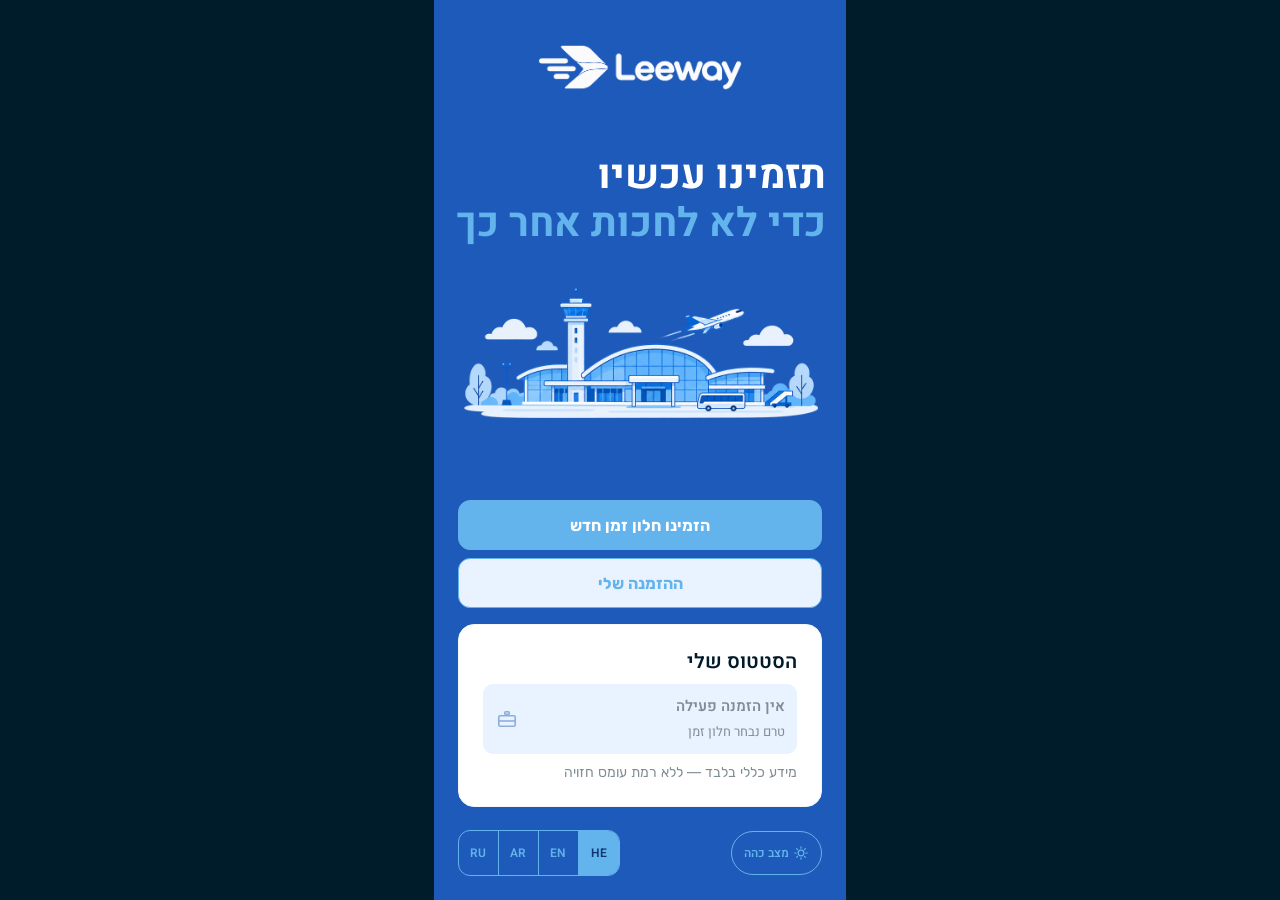
<file: index.html>
<!DOCTYPE html>
<html lang="he" dir="rtl">
<head>
<meta charset="utf-8">
<meta name="viewport" content="width=device-width, initial-scale=1, viewport-fit=cover">
<title data-i18n="app.title">Leeway — זימון תור לביקורת ביטחון בנתב"ג</title>
<meta name="description" content="זימון מראש של חלון זמן לביקורת ביטחון בנמל התעופה בן גוריון, ומעקב סטטוס ביום הטיסה.">
<meta name="theme-color" content="#1e5aba">
<link rel="icon" href="assets/images/logo-leeway-white.png">
<link rel="manifest" href="manifest.webmanifest">
<!-- iOS ignores the manifest icons; it reads this one. Same 192 any icon. -->
<link rel="apple-touch-icon" href="assets/icons/icon-192.png">
<meta name="apple-mobile-web-app-capable" content="yes">
<meta name="apple-mobile-web-app-status-bar-style" content="black-translucent">
<meta name="apple-mobile-web-app-title" content="Leeway">
<link rel="preconnect" href="https://fonts.googleapis.com">
<link rel="preconnect" href="https://fonts.gstatic.com" crossorigin>
<!-- Heebo covers Hebrew+Latin but has no Arabic and no Cyrillic. Cairo carries
     Arabic, Rubik carries Cyrillic (and Hebrew). Google serves each unicode
     range as its own file, so a language you never pick is never downloaded. -->
<link href="https://fonts.googleapis.com/css2?family=Heebo:wght@400;500;600;700&family=Inter:wght@400;600;700&family=Rubik:wght@400;500;600;700&family=Cairo:wght@400;600;700&display=swap" rel="stylesheet">
<link rel="stylesheet" href="style.css">
</head>
<body>

<main class="app" id="app">

  <!-- ═══ 1. Loading phase 1 — node 2072:1219 (logo at opacity 0) ═══ -->
  <section class="screen screen--splash" id="screen-loading-1" data-screen="loading-1" data-state="hidden" data-i18n-aria="common.loading" aria-label="טוען">
    <img class="logo" src="assets/images/logo-leeway-white.png" alt="Leeway" width="224" height="75">
  </section>

  <!-- ═══ 2. Loading phase 2 — node 2039:614 (logo revealed) ═══ -->
  <section class="screen screen--splash" id="screen-loading-2" data-screen="loading-2" data-state="shown" hidden data-i18n-aria="common.loading" aria-label="טוען">
    <img class="logo" src="assets/images/logo-leeway-white.png" alt="Leeway" width="224" height="75">
  </section>

  <!-- ═══ 3. Landing page — node 24:1271 ═══ -->
  <section class="screen screen--landing" id="screen-landing" data-screen="landing" hidden aria-labelledby="landing-title">
    <header class="header">
      <img class="logo logo--hero" src="assets/images/logo-leeway-white.png" alt="Leeway" width="223" height="75">
    </header>

    <h1 class="display landing__headline" id="landing-title"><span data-i18n="landing.h1a">תזמינו עכשיו</span><br><em data-i18n="landing.h1b">כדי לא לחכות אחר כך</em></h1>

    <img data-src-light="assets/images/illustration-terminal.png" data-src-dark="assets/images/illustration-terminal-dark.png" class="landing__art" src="assets/images/illustration-terminal.png" data-i18n-alt="alt.terminal" alt="איור של טרמינל נמל התעופה בן גוריון עם מגדל פיקוח ומטוס ממריא" width="419" height="279">

    <div class="landing__actions">
      <button type="button" class="btn btn--primary" data-go="registration" data-i18n="landing.newBooking">הזמינו חלון זמן חדש</button>
      <button type="button" class="btn btn--secondary" data-go="status" data-i18n="landing.myBooking">ההזמנה שלי</button>
    </div>

    <!-- כרטיס הסטטוס נפתח ריק: כל עוד לא נבחר חלון זמן אין מה לעקוב אחריו,
         והקשה עליו שולחת להזמנה חדשה ולא למסך סטטוס ריק. הטקסט והיעד
         מתחלפים ב-paintStatusCard() ברגע שהזמנה נסגרת בהצלחה. -->
    <button type="button" class="status-card" data-status-card data-booking="none" data-go="registration"
            data-i18n-aria="aria.statusCardEmpty" aria-label="אין הזמנה פעילה — מעבר להזמנת חלון זמן">
      <span class="status-card__title" data-i18n="status.cardTitle">הסטטוס שלי</span>
      <span class="status-card__chip">
        <span class="status-card__chip-text">
          <span class="status-card__step" data-status-step data-i18n="status.noneStep">אין הזמנה פעילה</span>
          <span class="status-card__state" data-status-state data-i18n="status.noneState">טרם נבחר חלון זמן</span>
        </span>
        <img src="assets/icons/icon-briefcase.svg" alt="" width="24" height="24">
      </span>
      <span class="status-card__note" data-i18n="status.note">מידע כללי בלבד — ללא רמת עומס חזויה</span>
    </button>

    <!-- שורת ההגדרות המהירות: שפה בפינה אחת, מצב תצוגה בשנייה. שתיהן
         זמינות גם בתפריט ההמבורגר — זו רק דרך קצרה יותר. -->
    <div class="landing__foot">
      <button type="button" class="theme-toggle theme-toggle--landing" data-theme-toggle aria-pressed="false"><svg class="icon-sun" viewBox="0 0 24 24" fill="none" stroke="currentColor" stroke-width="1.8" stroke-linecap="round" aria-hidden="true"><circle cx="12" cy="12" r="4.2"/><path d="M12 2.6v2.2M12 19.2v2.2M2.6 12h2.2M19.2 12h2.2M5.4 5.4l1.5 1.5M17.1 17.1l1.5 1.5M18.6 5.4l-1.5 1.5M6.9 17.1l-1.5 1.5"/></svg><svg class="icon-moon" viewBox="0 0 24 24" fill="none" stroke="currentColor" stroke-width="1.8" stroke-linejoin="round" aria-hidden="true"><path d="M20 14.2A8.4 8.4 0 0 1 9.8 4a8.4 8.4 0 1 0 10.2 10.2Z"/></svg><span data-theme-label data-i18n="theme.toDark">מצב כהה</span></button>
      <div class="lang-switch" role="radiogroup" data-i18n-aria="lang.pickerLabel" aria-label="בחירת שפה">
        <button type="button" class="lang-switch__btn" role="radio" aria-checked="true"  data-lang="he" data-i18n-aria="lang.he" aria-label="עברית"><span aria-hidden="true">HE</span></button>
        <button type="button" class="lang-switch__btn" role="radio" aria-checked="false" data-lang="en" data-i18n-aria="lang.en" aria-label="אנגלית"><span aria-hidden="true">EN</span></button>
        <button type="button" class="lang-switch__btn" role="radio" aria-checked="false" data-lang="ar" data-i18n-aria="lang.ar" aria-label="ערבית"><span aria-hidden="true">AR</span></button>
        <button type="button" class="lang-switch__btn" role="radio" aria-checked="false" data-lang="ru" data-i18n-aria="lang.ru" aria-label="רוסית"><span aria-hidden="true">RU</span></button>
      </div>
    </div>

    <!-- ═══ הדרכת כניסה ראשונה (Onboarding) ═══════════════════════════════
         אין לה מסך ב-Figma. שלושה שלבים שמסבירים את המוצר כולו, כשכבה
         מעל מסך הבית: מסך מוחשך ב-25%, האלמנט שמוסבר כרגע נשאר מואר
         ומסומן, וגיליון נכנס מלמטה. הגיליון מתמקם מעל היעד או מתחתיו,
         לפי הצד שבו יש מקום — כך שהאלמנט שמוסבר לעולם לא מסתתר מאחוריו.
         שורת ההגדרות (שפה ומצב תצוגה) יושבת מעל הכול ונשארת פעילה —
         מי שלא קורא עברית חייב להיות מסוגל להחליף שפה בזמן ההסבר עצמו.
         שני האלמנטים כאן אחים ולא מקוננים: לכל אחד z-index משלו בתוך
         אותה שכבה, וקינון היה כולא את שניהם באותו stacking context.   -->
    <div class="coach-scrim" data-coach-scrim hidden></div>

    <section class="coach" id="coach" data-coach hidden tabindex="-1"
             role="dialog" aria-modal="true" aria-labelledby="coach-title" aria-describedby="coach-body">
      <p class="coach__step" data-coach-step>שלב 1 מתוך 3</p>
      <h2 class="coach__title" id="coach-title" data-coach-title>מזמינים חלון זמן</h2>
      <p class="coach__body" id="coach-body" data-coach-body>מספר טיסה, שם ודרכון — ואתם בוחרים חלון פנוי לביקורת הביטחון, לפני שיצאתם מהבית.</p>

      <div class="coach__foot">
        <div class="coach__dots" aria-hidden="true">
          <span class="coach__dot"></span><span class="coach__dot"></span><span class="coach__dot"></span>
        </div>
        <button type="button" class="link-btn coach__skip" data-coach-skip data-i18n="coach.skip">דילוג</button>
        <button type="button" class="btn btn--primary coach__next" data-coach-next>הבא</button>
      </div>
    </section>

  </section>

  <!-- ═══ 4. Registration — node 2173:4992 ═══ -->
  <section class="screen" id="screen-registration" data-screen="registration" data-draggable="landing" hidden aria-labelledby="registration-title">
    <header class="header">
      <img class="logo" src="assets/images/logo-leeway-white.png" alt="Leeway" width="111" height="37" data-go="landing" role="button" tabindex="0">
      <button type="button" class="hamburger" data-menu-open data-i18n-aria="menu.open" aria-label="פתיחת תפריט">
        <svg class="burger" viewBox="0 0 48 23" aria-hidden="true" focusable="false"><rect class="burger__bar burger__bar--top" x="0" y="0.07" width="38.84" height="4" rx="2"/><rect class="burger__bar burger__bar--mid" x="0" y="9.11" width="38.84" height="4" rx="2"/><rect class="burger__bar burger__bar--bot" x="0" y="18.19" width="38.84" height="4" rx="2"/></svg>
      </button>
    </header>

    <div class="progress" data-progress="1">
      <div class="progress__track">
        <div class="progress__fill"></div>
        <span class="progress__dot"></span>
        <span class="progress__dot"></span>
        <span class="progress__dot"></span>
      </div>
      <div class="progress__labels">
        <span class="progress__label" data-i18n="step.passenger">פרטי נוסע</span>
        <span class="progress__label" data-i18n="step.time">בחירת חלון זמן</span>
        <span class="progress__label" data-i18n="step.confirm">אישור הזמנה</span>
      </div>
    </div>

    <form class="form" id="registration-form" novalidate>
      <h1 class="display" id="registration-title"><span data-i18n="reg.h1a">הזינו</span> <em data-i18n="reg.h1b">את הפרטים</em></h1>

      <div class="passenger" data-passenger="1">
        <div class="name-row">
          <label class="field">
            <span class="visually-hidden" data-i18n="ph.first">שם פרטי</span>
            <input class="input" type="text" name="first-1" data-i18n-ph="ph.first" placeholder="שם פרטי" autocomplete="given-name" data-rule="name">
            <span class="field__error" data-i18n="err.first">יש להזין שם פרטי באותיות בלבד</span>
          </label>
          <label class="field">
            <span class="visually-hidden" data-i18n="ph.last">שם משפחה</span>
            <input class="input" type="text" name="last-1" data-i18n-ph="ph.last" placeholder="שם משפחה" autocomplete="family-name" data-rule="name">
            <span class="field__error" data-i18n="err.last">יש להזין שם משפחה באותיות בלבד</span>
          </label>
        </div>
        <label class="field">
          <span class="visually-hidden" data-i18n="ph.passport">מספר דרכון</span>
          <input class="input" type="text" name="passport-1" autocapitalize="characters" autocorrect="off" spellcheck="false" maxlength="15" data-i18n-ph="ph.passport" placeholder="מס׳ דרכון" data-rule="passport">
          <span class="field__error" data-i18n="err.passport">מספר דרכון: אותיות וספרות בלבד (5–15 תווים)</span>
        </label>
        <label class="field">
          <span class="visually-hidden" data-i18n="ph.flight">מספר טיסה</span>
          <input class="input" type="text" name="flight-1" data-i18n-ph="ph.flight" placeholder="מס׳ טיסה" data-rule="flight">
          <span class="field__error" data-i18n="err.flight">מספר טיסה לדוגמה: LY 315</span>
        </label>
        <!-- תוצאת חיפוש מספר הטיסה. נשאר ריק עד שיש מה להראות, ולעולם
             לא חוסם את הטופס — החיפוש הוא העשרה, לא אימות. -->
        <p class="flight-lookup" data-flight-info role="status" aria-live="polite" hidden></p>
      </div>

      <h2 class="display"><span data-i18n="reg.h2a">טסים</span> <em data-i18n="reg.h2b">לא לבד?</em></h2>

      <div id="extra-passengers"></div>

      <button type="button" class="add-passenger" id="add-passenger" data-i18n="reg.addPassenger">+ הוספת נוסע</button>

      <!-- הודעת הטופס עצמו: מה חסר או מה שגוי, במקום שבו אפשר לתקן את זה.
           מסך השגיאה נשמר למקרים שאי אפשר לתקן כאן. -->
      <p class="form__alert" data-form-alert role="alert" hidden></p>

      <div class="form__foot">
        <button type="submit" class="btn btn--primary" data-i18n="common.confirm">אישור</button>
        <button type="button" class="link-btn" data-remember aria-pressed="false" data-i18n="reg.remember">זכרו אותי</button>
      </div>
    </form>

    <img data-src-light="assets/images/illustration-clouds.png" data-src-dark="assets/images/illustration-clouds-dark.png" class="clouds clouds--sm" src="assets/images/illustration-clouds.png" alt="" width="137" height="103">
  </section>

  <!-- ═══ 5. Time choosing — nodes 24:3461 (סגור) + 2049:918 (פתוח) ═══
       שני הפריימים של פיגמה הם מסך אחד עם שני מצבים. פריים 6 לשעבר
       ("Time choosing extended info") נמחק, כי רק ככה הפתיחה והסגירה
       הן אותה תנועה בדיוק, הפוכה בכיוון. -->
  <section class="screen" id="screen-time-choosing" data-screen="time-choosing" hidden aria-labelledby="time-title">
    <header class="header">
      <img class="logo" src="assets/images/logo-leeway-white.png" alt="Leeway" width="111" height="37" data-go="landing" role="button" tabindex="0">
      <button type="button" class="hamburger" data-menu-open data-i18n-aria="menu.open" aria-label="פתיחת תפריט">
        <svg class="burger" viewBox="0 0 48 23" aria-hidden="true" focusable="false"><rect class="burger__bar burger__bar--top" x="0" y="0.07" width="38.84" height="4" rx="2"/><rect class="burger__bar burger__bar--mid" x="0" y="9.11" width="38.84" height="4" rx="2"/><rect class="burger__bar burger__bar--bot" x="0" y="18.19" width="38.84" height="4" rx="2"/></svg>
      </button>
    </header>

    <div class="progress" data-progress="2">
      <div class="progress__track">
        <div class="progress__fill"></div>
        <span class="progress__dot"></span>
        <span class="progress__dot"></span>
        <span class="progress__dot"></span>
      </div>
      <div class="progress__labels">
        <span class="progress__label" data-i18n="step.passenger">פרטי נוסע</span>
        <span class="progress__label" data-i18n="step.time">בחירת חלון זמן</span>
        <span class="progress__label" data-i18n="step.confirm">אישור הזמנה</span>
      </div>
    </div>

    <h1 class="visually-hidden" id="time-title" data-i18n="time.srTitle">בחירת חלון זמן לביקורת ביטחון</h1>

    <!-- כרטיס הטיסה הוא מתג: סגור הוא שורת סיכום, פתוח הוא נפרש כלפי מטה
         ומגלה את תמונת היעד ואת רשימת הנוסעים בפועל. אין יותר מסך נפרד
         לתצוגה המורחבת — זה מצב אחד של אותו מסך, ולכן הסגירה היא בדיוק
         ההפך של הפתיחה. -->
    <button type="button" class="flight-card" id="flight-card" aria-expanded="false"
            data-i18n-aria="aria.expandCard" aria-label="פתיחת פרטי ההזמנה המלאים">
      <span class="flight-card__photo-wrap">
        <img class="flight-card__photo" id="route-photo" src="assets/images/route-tlv-sea.png"
             data-i18n-alt="alt.route" alt="קו הרקיע של סיאטל — יעד הטיסה" width="333" height="125">
      </span>
      <span>
        <span class="flight-card__route" data-route>TLV-SEA</span>
        <!-- ברירת המחדל היא הפריים של פיגמה. ברגע שהטיסה נמצאת בלוח של
             רשות שדות התעופה, applyFlightMeta() מחליף אותה בתאריך, בטרמינל
             ובאזור הצ'ק-אין האמיתיים. -->
        <span class="flight-card__meta" data-flight-meta data-i18n="flight.meta">יום ג׳ · 25.05.2026 · טרמינל 3 · כניסה 03</span>
      </span>
      <span class="flight-card__row">
        <span class="flight-card__count"><span data-i18n="time.passengers">נוסעים</span> (<span data-pax-count>1</span>)</span>
        <span class="flight-card__edit" data-i18n="common.edit">עריכה</span>
      </span>
      <!-- החלק שנפרש: שעת ההמראה ודלפקי הצ'ק-אין מהלוח, ואחריהם הנוסעים
           שנרשמו בפועל. שניהם מתמלאים בזמן ריצה. -->
      <span class="flight-card__extra">
        <span class="flight-card__when" data-flight-when hidden></span>
        <span class="flight-card__status" data-flight-status hidden></span>
        <span class="flight-card__pax" id="pax-list"></span>
      </span>
    </button>

    <!-- למה דווקא השעות האלה. שורה אחת, מתמלאת בזמן ריצה מזמן ההמראה
         האמיתי, ונעלמת לגמרי כשאין נתוני לוח — ואז הפריסה חוזרת בדיוק
         למה שהיה. -->
    <p class="slots-note" data-slots-note hidden></p>

    <fieldset class="slots" id="slots">
      <legend class="visually-hidden" data-i18n="time.legend">חלונות זמן פנויים לביקורת ביטחון</legend>
      <button type="button" class="slot" aria-pressed="false" data-slot="6:40-7:00">6:40-7:00</button>
      <button type="button" class="slot" aria-pressed="false" data-slot="7:00-7:20">7:00-7:20</button>
      <button type="button" class="slot" aria-pressed="false" data-slot="7:20-7:40">7:20-7:40</button>
      <button type="button" class="slot" aria-pressed="false" data-slot="7:40-8:00">7:40-8:00</button>
      <button type="button" class="slot" aria-pressed="false" data-slot="8:00-8:20" data-full="true">8:00-8:20<span class="slot__full" data-i18n="time.full">מלא</span></button>
      <button type="button" class="slot" aria-pressed="false" data-slot="8:20-8:40">8:20-8:40</button>
      <button type="button" class="slot" aria-pressed="false" data-slot="8:40-9:00">8:40-9:00</button>
      <button type="button" class="slot" aria-pressed="false" data-slot="9:00-9:20" data-full="true">9:00-9:20<span class="slot__full" data-i18n="time.full">מלא</span></button>
      <button type="button" class="slot" aria-pressed="false" data-slot="9:20-9:40">9:20-9:40</button>
      <!-- כשהכרטיס פתוח החלונות יורדים למצב מעומעם והשכבה הזו מכסה אותם:
           הקשה עליה מחזירה לבחירת חלון זמן. מוסתרת לגמרי כשהכרטיס סגור. -->
      <button type="button" class="slots__mask" hidden
              data-i18n-aria="aria.backToSlots" aria-label="חזרה לבחירת חלון זמן"></button>
    </fieldset>

    <!-- "לא בחרת חלון" נאמר כאן, ליד החלונות עצמם. מסך השגיאה נשאר למה
         שהמסך הזה לא יכול לתקן — חלון שהתמלא אחרי שנבחר. -->
    <p class="form__alert" data-slot-alert role="alert" hidden></p>

    <div class="btn-row">
      <button type="button" class="btn btn--primary" data-confirm-slot data-i18n="common.continue">המשך</button>
      <button type="button" class="btn btn--secondary" data-back data-i18n="common.back">חזרה</button>
    </div>

    <img data-src-light="assets/images/illustration-clouds.png" data-src-dark="assets/images/illustration-clouds-dark.png" class="clouds" src="assets/images/illustration-clouds.png" alt="" width="253" height="190">
  </section>

  <!-- ═══ 7. Success — node 2038:534 ═══ -->
  <section class="screen result" id="screen-success" data-screen="success" data-draggable="time-choosing" hidden aria-labelledby="success-title">
    <header class="header">
      <img class="logo" src="assets/images/logo-leeway-white.png" alt="Leeway" width="111" height="37" data-go="landing" role="button" tabindex="0">
      <button type="button" class="hamburger" data-menu-open data-i18n-aria="menu.open" aria-label="פתיחת תפריט">
        <svg class="burger" viewBox="0 0 48 23" aria-hidden="true" focusable="false"><rect class="burger__bar burger__bar--top" x="0" y="0.07" width="38.84" height="4" rx="2"/><rect class="burger__bar burger__bar--mid" x="0" y="9.11" width="38.84" height="4" rx="2"/><rect class="burger__bar burger__bar--bot" x="0" y="18.19" width="38.84" height="4" rx="2"/></svg>
      </button>
    </header>

    <div class="progress" data-progress="3">
      <div class="progress__track">
        <div class="progress__fill"></div>
        <span class="progress__dot"></span>
        <span class="progress__dot"></span>
        <span class="progress__dot"></span>
      </div>
      <div class="progress__labels">
        <span class="progress__label" data-i18n="step.passenger">פרטי נוסע</span>
        <span class="progress__label" data-i18n="step.time">בחירת חלון זמן</span>
        <span class="progress__label" data-i18n="step.confirm">אישור הזמנה</span>
      </div>
    </div>

    <h1 class="display result__title" id="success-title"><span data-i18n="success.h1a">ההזמנה בוצעה</span> <em class="is-success" data-i18n="success.h1b">בהצלחה</em></h1>

    <img data-src-light="assets/images/illustration-airplane.png" data-src-dark="assets/images/illustration-airplane-dark.png" class="result__art" src="assets/images/illustration-airplane.png" data-i18n-alt="alt.airplane" alt="איור של מטוס ממריא" width="358" height="358">

    <div class="actions">
      <button type="button" class="btn btn--primary" data-go="status" data-i18n="success.track">מעקב אחרי סטטוס הטיסה</button>
      <button type="button" class="btn btn--secondary" data-go="landing" data-i18n="common.home">לדף הבית</button>
    </div>
  </section>

  <!-- ═══ 8. Fail — node 2058:1184 ═══ -->
  <section class="screen result" id="screen-fail" data-screen="fail" hidden aria-labelledby="fail-title">
    <header class="header">
      <img class="logo" src="assets/images/logo-leeway-white.png" alt="Leeway" width="111" height="37" data-go="landing" role="button" tabindex="0">
      <button type="button" class="hamburger" data-menu-open data-i18n-aria="menu.open" aria-label="פתיחת תפריט">
        <svg class="burger" viewBox="0 0 48 23" aria-hidden="true" focusable="false"><rect class="burger__bar burger__bar--top" x="0" y="0.07" width="38.84" height="4" rx="2"/><rect class="burger__bar burger__bar--mid" x="0" y="9.11" width="38.84" height="4" rx="2"/><rect class="burger__bar burger__bar--bot" x="0" y="18.19" width="38.84" height="4" rx="2"/></svg>
      </button>
    </header>

    <div class="progress" data-progress="3">
      <div class="progress__track">
        <div class="progress__fill"></div>
        <span class="progress__dot"></span>
        <span class="progress__dot"></span>
        <span class="progress__dot"></span>
      </div>
      <div class="progress__labels">
        <span class="progress__label" data-i18n="step.passenger">פרטי נוסע</span>
        <span class="progress__label" data-i18n="step.time">בחירת חלון זמן</span>
        <span class="progress__label" data-i18n="step.confirm">אישור הזמנה</span>
      </div>
    </div>

    <h1 class="display result__title" id="fail-title"><span data-i18n="fail.h1a">אופס... משהו</span> <em class="is-danger" data-i18n="fail.h1b">השתבש</em></h1>

    <img data-src-light="assets/images/illustration-error.png" data-src-dark="assets/images/illustration-error-dark.png" class="result__art" src="assets/images/illustration-error.png" data-i18n-alt="alt.error" alt="איור של משולש אזהרה אדום" width="377" height="283">

    <p class="result__reason" id="fail-reason" role="status"></p>

    <div class="actions">
      <button type="button" class="btn btn--primary" data-back data-i18n="common.backBtn">אחורה</button>
      <button type="button" class="btn btn--secondary" data-go="landing" data-i18n="common.home">לדף הבית</button>
    </div>
  </section>

  <!-- ═══ 9. Passenger's status — node 2039:541 ═══ -->
  <section class="screen" id="screen-status" data-screen="status" hidden aria-labelledby="status-title">
    <header class="header">
      <img class="logo" src="assets/images/logo-leeway-white.png" alt="Leeway" width="111" height="37" data-go="landing" role="button" tabindex="0">
      <button type="button" class="hamburger" data-menu-open data-i18n-aria="menu.open" aria-label="פתיחת תפריט">
        <svg class="burger" viewBox="0 0 48 23" aria-hidden="true" focusable="false"><rect class="burger__bar burger__bar--top" x="0" y="0.07" width="38.84" height="4" rx="2"/><rect class="burger__bar burger__bar--mid" x="0" y="9.11" width="38.84" height="4" rx="2"/><rect class="burger__bar burger__bar--bot" x="0" y="18.19" width="38.84" height="4" rx="2"/></svg>
      </button>
    </header>

    <div class="page-title">
      <h1 id="status-title"><span data-i18n="status.h1a">הסטטוס</span> <span data-i18n="status.h1b">שלי</span></h1>
    </div>

    <div class="pass-shell">
      <div class="qr-pass">
        <div class="qr-pass__row">
          <div class="qr-pass__meta">
            <p class="qr-pass__label" data-i18n="pass.label">כרטיס הכניסה שלכם</p>
            <p class="qr-pass__time" dir="ltr" data-slot-display>06:40 – 07:00</p>
            <p class="qr-pass__where" data-i18n="pass.where">טרמינל 3 · כניסה 03</p>
          </div>
          <img class="qr-pass__thumb" src="assets/images/qr-thumb.png"
               data-i18n-alt="alt.qrThumb" alt="קוד QR מוקטן של כרטיס הכניסה" width="66" height="66">
        </div>
        <button type="button" class="btn btn--pass" data-go="status-qr" data-i18n="pass.openFull">פתיחה במסך מלא</button>
      </div>

      <ol class="timeline">
        <li class="step step--done">
          <div class="step__rail">
            <span class="step__circle"><img src="assets/icons/icon-checkmark.svg" alt="" width="13" height="9"></span>
            <span class="step__line"></span>
          </div>
          <div class="step__body">
            <div class="step__content">
              <img src="assets/icons/icon-identity.svg" alt="" width="20" height="20">
              <div class="step__text">
                <span class="step__name" data-i18n="tl.identify">זיהוי</span>
                <span class="step__state" data-i18n="state.done">הושלם</span>
              </div>
            </div>
            <div class="step__time"><span data-time="identify-in">05:30</span><span data-time="identify-out">07:05</span></div>
          </div>
        </li>

        <li class="step step--current">
          <div class="step__rail">
            <span class="step__circle">2</span>
            <span class="step__line"></span>
          </div>
          <div class="step__body">
            <div class="step__card">
              <div class="step__content">
                <img src="assets/icons/icon-security.svg" alt="" width="20" height="20">
                <div class="step__text">
                  <span class="step__name" data-i18n="tl.security">ביקורת ביטחון</span>
                  <span class="step__state" data-i18n="state.inprogress">בתהליך</span>
                </div>
              </div>
              <span class="step__eta" data-time="security-eta" data-i18n-prefix="tl.eta">צפי סיום: 07:45</span>
            </div>
          </div>
        </li>

        <li class="step step--upcoming">
          <div class="step__rail">
            <span class="step__circle">3</span>
            <span class="step__line"></span>
          </div>
          <div class="step__body">
            <div class="step__content">
              <img src="assets/icons/icon-check-in.svg" alt="" width="20" height="20">
              <div class="step__text">
                <span class="step__name" data-i18n="step.checkin">צ'ק-אין</span>
                <span class="step__state" data-i18n="state.waiting">ממתין</span>
              </div>
            </div>
          </div>
        </li>
      </ol>
    </div>

    <div class="icon-row">
      <button type="button" class="icon-btn" data-i18n-aria="aria.notifications" aria-label="הפעלת התראות">
        <img src="assets/icons/btn-notification.png" alt="" width="60" height="60">
      </button>
      <button type="button" class="icon-btn" data-i18n-aria="aria.share" aria-label="שיתוף ההזמנה">
        <img src="assets/icons/btn-share.png" alt="" width="60" height="60">
      </button>
    </div>
  </section>

  <!-- ═══ 10. Passenger's status — QR extension — node 2081:1532 ═══ -->
  <section class="screen" id="screen-status-qr" data-screen="status-qr" hidden aria-labelledby="status-qr-title">
    <header class="header">
      <img class="logo" src="assets/images/logo-leeway-white.png" alt="Leeway" width="111" height="37" data-go="landing" role="button" tabindex="0">
      <button type="button" class="hamburger" data-menu-open data-i18n-aria="menu.open" aria-label="פתיחת תפריט">
        <svg class="burger" viewBox="0 0 48 23" aria-hidden="true" focusable="false"><rect class="burger__bar burger__bar--top" x="0" y="0.07" width="38.84" height="4" rx="2"/><rect class="burger__bar burger__bar--mid" x="0" y="9.11" width="38.84" height="4" rx="2"/><rect class="burger__bar burger__bar--bot" x="0" y="18.19" width="38.84" height="4" rx="2"/></svg>
      </button>
    </header>

    <div class="page-title">
      <h1 id="status-qr-title"><span data-i18n="status.h1a">הסטטוס</span> <span data-i18n="status.h1b">שלי</span></h1>
    </div>

    <div class="pass-shell" data-go="status" role="button" tabindex="0" data-i18n-aria="aria.closeFull" aria-label="סגירת התצוגה המלאה">
      <div class="qr-pass qr-pass--full">
        <!-- מתמלא מ-renderPassNames(): הנוסע הראשי + מספר הנלווים בפועל -->
        <p class="qr-pass__names" data-qr-names><bdi>נוסע</bdi></p>
        <p class="qr-pass__time" dir="ltr" data-slot-display>06:40 – 07:00</p>
        <p class="qr-pass__where" data-qr-meta data-i18n="qr.meta">יום ג׳ · 25.05 · טרמינל 3 · כניסה 03</p>
        <img class="qr-pass__code" src="assets/images/qr-pass.png"
             data-i18n-alt="alt.qrFull" alt="קוד QR של אישור הזימון להצגה בעמדת הביקורת" width="212" height="212">
        <p class="qr-pass__scan" data-i18n="qr.scan">סרקו בעמדת הכניסה המהירה</p>
      </div>
    </div>

    <button type="button" class="btn btn--secondary" style="margin-block-start:var(--space-3)" data-i18n="qr.wallet">שמירה ל-Wallet</button>

    <div class="icon-row">
      <button type="button" class="icon-btn" data-i18n-aria="aria.notifications" aria-label="הפעלת התראות">
        <img src="assets/icons/btn-notification.png" alt="" width="60" height="60">
      </button>
      <button type="button" class="icon-btn" data-i18n-aria="aria.share" aria-label="שיתוף ההזמנה">
        <img src="assets/icons/btn-share.png" alt="" width="60" height="60">
      </button>
    </div>
  </section>


  <!-- ═══ 12. פרופיל שלי — node 4052:290 ═══ -->
  <section class="screen screen--light" id="screen-profile" data-screen="profile" hidden aria-labelledby="profile-title">
    <header class="header">
      <img class="logo" data-src-light="assets/images/logo-leeway-blue.png" data-src-dark="assets/images/logo-leeway-white.png" src="assets/images/logo-leeway-blue.png" alt="Leeway" width="111" height="37" data-go="landing" role="button" tabindex="0">
      <button type="button" class="hamburger" data-menu-open data-i18n-aria="menu.open" aria-label="פתיחת תפריט">
        <svg class="burger" viewBox="0 0 48 23" aria-hidden="true" focusable="false"><rect class="burger__bar burger__bar--top" x="0" y="0.07" width="38.84" height="4" rx="2"/><rect class="burger__bar burger__bar--mid" x="0" y="9.11" width="38.84" height="4" rx="2"/><rect class="burger__bar burger__bar--bot" x="0" y="18.19" width="38.84" height="4" rx="2"/></svg>
      </button>
    </header>

    <h1 class="settings__title" id="profile-title" data-i18n="profile.title">הפרופיל שלי</h1>
    <p class="settings__name" data-i18n="profile.name">דניאל כהן</p>

    <img class="settings__avatar" id="profile-avatar" data-avatar-target src="assets/images/avatar-neutral.png"
         alt="" width="156" height="153" data-i18n-alt="profile.av.neutral">

    <button type="button" class="settings__link" data-avatar-toggle aria-expanded="false"
            aria-controls="avatar-lane" data-i18n="profile.editPhoto">עריכת תמונת פרופיל</button>

    <!-- The lane scrolls sideways; Figma node 4052:487 lays the nine avatars
         out in exactly this order. -->
    <div class="avatar-lane" id="avatar-lane" role="radiogroup" hidden
         data-i18n-aria="profile.pickerLabel" aria-label="בחירת תמונת פרופיל">
        <button type="button" class="avatar-lane__item" role="radio" aria-checked="true" data-avatar="avatar-neutral"><img src="assets/images/avatar-neutral.png" alt="" width="156" height="153" data-i18n-alt="profile.av.neutral"></button>
        <button type="button" class="avatar-lane__item" role="radio" aria-checked="false" data-avatar="avatar-male-02"><img src="assets/images/avatar-male-02.png" alt="" width="156" height="153" data-i18n-alt="profile.av.male2"></button>
        <button type="button" class="avatar-lane__item" role="radio" aria-checked="false" data-avatar="avatar-male-01"><img src="assets/images/avatar-male-01.png" alt="" width="156" height="153" data-i18n-alt="profile.av.male1"></button>
        <button type="button" class="avatar-lane__item" role="radio" aria-checked="false" data-avatar="avatar-female-02"><img src="assets/images/avatar-female-02.png" alt="" width="156" height="153" data-i18n-alt="profile.av.female2"></button>
        <button type="button" class="avatar-lane__item" role="radio" aria-checked="false" data-avatar="avatar-female-01"><img src="assets/images/avatar-female-01.png" alt="" width="156" height="153" data-i18n-alt="profile.av.female1"></button>
        <button type="button" class="avatar-lane__item" role="radio" aria-checked="false" data-avatar="avatar-older"><img src="assets/images/avatar-older.png" alt="" width="156" height="153" data-i18n-alt="profile.av.older"></button>
        <button type="button" class="avatar-lane__item" role="radio" aria-checked="false" data-avatar="avatar-elderly"><img src="assets/images/avatar-elderly.png" alt="" width="156" height="153" data-i18n-alt="profile.av.elderly"></button>
        <button type="button" class="avatar-lane__item" role="radio" aria-checked="false" data-avatar="avatar-assistant-02"><img src="assets/images/avatar-assistant-02.png" alt="" width="156" height="153" data-i18n-alt="profile.av.assistant2"></button>
        <button type="button" class="avatar-lane__item" role="radio" aria-checked="false" data-avatar="avatar-assistant-01"><img src="assets/images/avatar-assistant-01.png" alt="" width="156" height="153" data-i18n-alt="profile.av.assistant1"></button>
    </div>

    <form class="settings__form" id="profile-form" novalidate>
      <div class="name-row">
        <label class="field"><span class="visually-hidden" data-i18n="ph.first">שם פרטי</span>
          <input class="input input--filled" type="text" name="profile-first"
                 autocomplete="given-name" data-i18n-ph="ph.first" placeholder="שם פרטי"></label>
        <label class="field"><span class="visually-hidden" data-i18n="ph.last">שם משפחה</span>
          <input class="input input--filled" type="text" name="profile-last"
                 autocomplete="family-name" data-i18n-ph="ph.last" placeholder="שם משפחה"></label>
      </div>
      <label class="field"><span class="visually-hidden" data-i18n="ph.passport">מס׳ דרכון</span>
        <input class="input input--filled" type="text" name="profile-passport"
               autocapitalize="characters" autocorrect="off" spellcheck="false" maxlength="15"
               data-i18n-ph="ph.passport" placeholder="מס׳ דרכון"></label>
      <button type="submit" class="btn btn--primary" data-i18n="profile.save">שמירת הפרטים שלי</button>
    </form>

    <!-- ═══ מחיקת כל מה שנשמר במכשיר ═══════════════════════════════════════
         הכפתור הזה מוחק בפועל את ארבעת המפתחות ואת המטמון שמפורטים
         בשם ב-docs/PRIVACY.md. אחריו נכתבת כאן תוצאת בדיקה חוזרת — כמה
         מפתחות וכמה מטמונים נשארו — כדי שהמחיקה תהיה ניתנת לאימות ולא
         רק מובטחת.                                                        -->
    <div class="danger-zone">
      <button type="button" class="btn btn--danger" data-clear-storage data-i18n="profile.clear">מחיקת כל מה שנשמר</button>
      <p class="danger-zone__note" data-i18n="profile.clearNote">מוחק את הפרטים ששמרתם במכשיר הזה ואת העותק הלא-מקוון של האפליקציה. אין לזה השפעה על הזמנות שכבר אושרו.</p>
      <p class="danger-zone__result" data-clear-result role="status" aria-live="polite"></p>
    </div>
  </section>

  <!-- ═══ 13. התראות ═══ -->
  <section class="screen screen--light" id="screen-notifications" data-screen="notifications" hidden aria-labelledby="notif-title">
    <header class="header">
      <img class="logo" data-src-light="assets/images/logo-leeway-blue.png" data-src-dark="assets/images/logo-leeway-white.png" src="assets/images/logo-leeway-blue.png" alt="Leeway" width="111" height="37" data-go="landing" role="button" tabindex="0">
      <button type="button" class="hamburger" data-menu-open data-i18n-aria="menu.open" aria-label="פתיחת תפריט">
        <svg class="burger" viewBox="0 0 48 23" aria-hidden="true" focusable="false"><rect class="burger__bar burger__bar--top" x="0" y="0.07" width="38.84" height="4" rx="2"/><rect class="burger__bar burger__bar--mid" x="0" y="9.11" width="38.84" height="4" rx="2"/><rect class="burger__bar burger__bar--bot" x="0" y="18.19" width="38.84" height="4" rx="2"/></svg>
      </button>
    </header>

    <h1 class="settings__title" id="notif-title" data-i18n="notif.title">התראות</h1>

    <form class="settings__form settings__form--wide" id="notif-form" novalidate>
      <label class="settings__row">
        <span class="settings__row-label" data-i18n="notif.beforeFlight">תזכורת לפני הטיסה הבאה</span>
        <select class="select" name="notif-flight" data-notif>
          <option value="on" data-i18n="notif.on">מופעל</option>
          <option value="off" data-i18n="notif.off">כבוי</option>
        </select>
      </label>
      <label class="settings__row">
        <span class="settings__row-label" data-i18n="notif.statusChange">עדכון בשינוי סטטוס</span>
        <select class="select" name="notif-status" data-notif>
          <option value="on" data-i18n="notif.on">מופעל</option>
          <option value="off" data-i18n="notif.off">כבוי</option>
        </select>
      </label>
      <button type="submit" class="btn btn--primary" data-i18n="common.save">שמירה</button>
    </form>
  </section>

  <!-- ═══ 14. שפה ═══ -->
  <section class="screen screen--light" id="screen-language" data-screen="language" hidden aria-labelledby="lang-title">
    <header class="header">
      <img class="logo" data-src-light="assets/images/logo-leeway-blue.png" data-src-dark="assets/images/logo-leeway-white.png" src="assets/images/logo-leeway-blue.png" alt="Leeway" width="111" height="37" data-go="landing" role="button" tabindex="0">
      <button type="button" class="hamburger" data-menu-open data-i18n-aria="menu.open" aria-label="פתיחת תפריט">
        <svg class="burger" viewBox="0 0 48 23" aria-hidden="true" focusable="false"><rect class="burger__bar burger__bar--top" x="0" y="0.07" width="38.84" height="4" rx="2"/><rect class="burger__bar burger__bar--mid" x="0" y="9.11" width="38.84" height="4" rx="2"/><rect class="burger__bar burger__bar--bot" x="0" y="18.19" width="38.84" height="4" rx="2"/></svg>
      </button>
    </header>

    <h1 class="settings__title" id="lang-title" data-i18n="lang.title">שפה</h1>

    <div class="lang-list" role="radiogroup" data-i18n-aria="lang.pickerLabel" aria-label="בחירת שפה">
      <button type="button" class="lang" role="radio" aria-checked="true"  data-lang="he" lang="he"><span>עברית</span></button>
      <button type="button" class="lang" role="radio" aria-checked="false" data-lang="ar" lang="ar"><span>العربية</span><span class="lang__note">demo</span></button>
      <button type="button" class="lang" role="radio" aria-checked="false" data-lang="en" lang="en"><span>English</span></button>
      <button type="button" class="lang" role="radio" aria-checked="false" data-lang="ru" lang="ru"><span>Русский</span></button>
    </div>

    <!-- דרך חזרה. השפה כבר התחלפה ברגע הבחירה — הכפתור רק מחזיר אותך למסך הקודם. -->
    <form class="settings__form settings__form--wide" id="lang-form" novalidate>
      <button type="submit" class="btn btn--primary" data-i18n="common.done">סיום</button>
    </form>
  </section>

  <!-- ═══ 11. Overlay menu — node 2161:4918 ═══ -->
  <dialog class="overlay" id="overlay" data-i18n-aria="menu.title" aria-label="תפריט">
    <!-- The hamburger sits OUTSIDE the sliding panel on purpose: it must stay
         exactly where the header one is and morph in place, while the panel
         travels down behind it. -->
    <button type="button" class="hamburger hamburger--menu" data-menu-close data-i18n-aria="menu.close" aria-label="סגירת תפריט">
      <svg class="burger" viewBox="0 0 48 23" aria-hidden="true" focusable="false"><rect class="burger__bar burger__bar--top" x="0" y="0.07" width="38.84" height="4" rx="2"/><rect class="burger__bar burger__bar--mid" x="0" y="9.11" width="38.84" height="4" rx="2"/><rect class="burger__bar burger__bar--bot" x="0" y="18.19" width="38.84" height="4" rx="2"/></svg>
    </button>

    <div class="overlay__panel" tabindex="-1">
      <div class="overlay__head">
        <img class="overlay__avatar" data-avatar-target src="assets/images/avatar-placeholder.png" data-i18n-alt="alt.avatar" alt="תמונת פרופיל" width="39" height="38">
      </div>
      <nav class="overlay__nav">
        <button type="button" class="overlay__link" data-go="profile" data-i18n="menu.profile">הפרופיל שלי</button>
        <button type="button" class="overlay__link" data-go="notifications" data-i18n="menu.notifications">התראות</button>
        <button type="button" class="overlay__link" data-go="language" data-i18n="menu.language">שפה</button>
        <button type="button" class="theme-toggle theme-toggle--menu" data-theme-toggle aria-pressed="false"><svg class="icon-sun" viewBox="0 0 24 24" fill="none" stroke="currentColor" stroke-width="1.8" stroke-linecap="round" aria-hidden="true"><circle cx="12" cy="12" r="4.2"/><path d="M12 2.6v2.2M12 19.2v2.2M2.6 12h2.2M19.2 12h2.2M5.4 5.4l1.5 1.5M17.1 17.1l1.5 1.5M18.6 5.4l-1.5 1.5M6.9 17.1l-1.5 1.5"/></svg><svg class="icon-moon" viewBox="0 0 24 24" fill="none" stroke="currentColor" stroke-width="1.8" stroke-linejoin="round" aria-hidden="true"><path d="M20 14.2A8.4 8.4 0 0 1 9.8 4a8.4 8.4 0 1 0 10.2 10.2Z"/></svg><span data-theme-label data-i18n="theme.toDark">מצב כהה</span></button>
      </nav>
    </div>
  </dialog>

</main>

<script src="script.js"></script>
<script>
  /* Registered after load so it never competes with the first paint.
     Failure is silent by design: a browser without service workers, or
     a page opened over file://, must still run the whole app. */
  if ("serviceWorker" in navigator) {
    window.addEventListener("load", function () {
      navigator.serviceWorker.register("sw.js").catch(function () {});
    });
  }
</script>
</body>
</html>
</file>
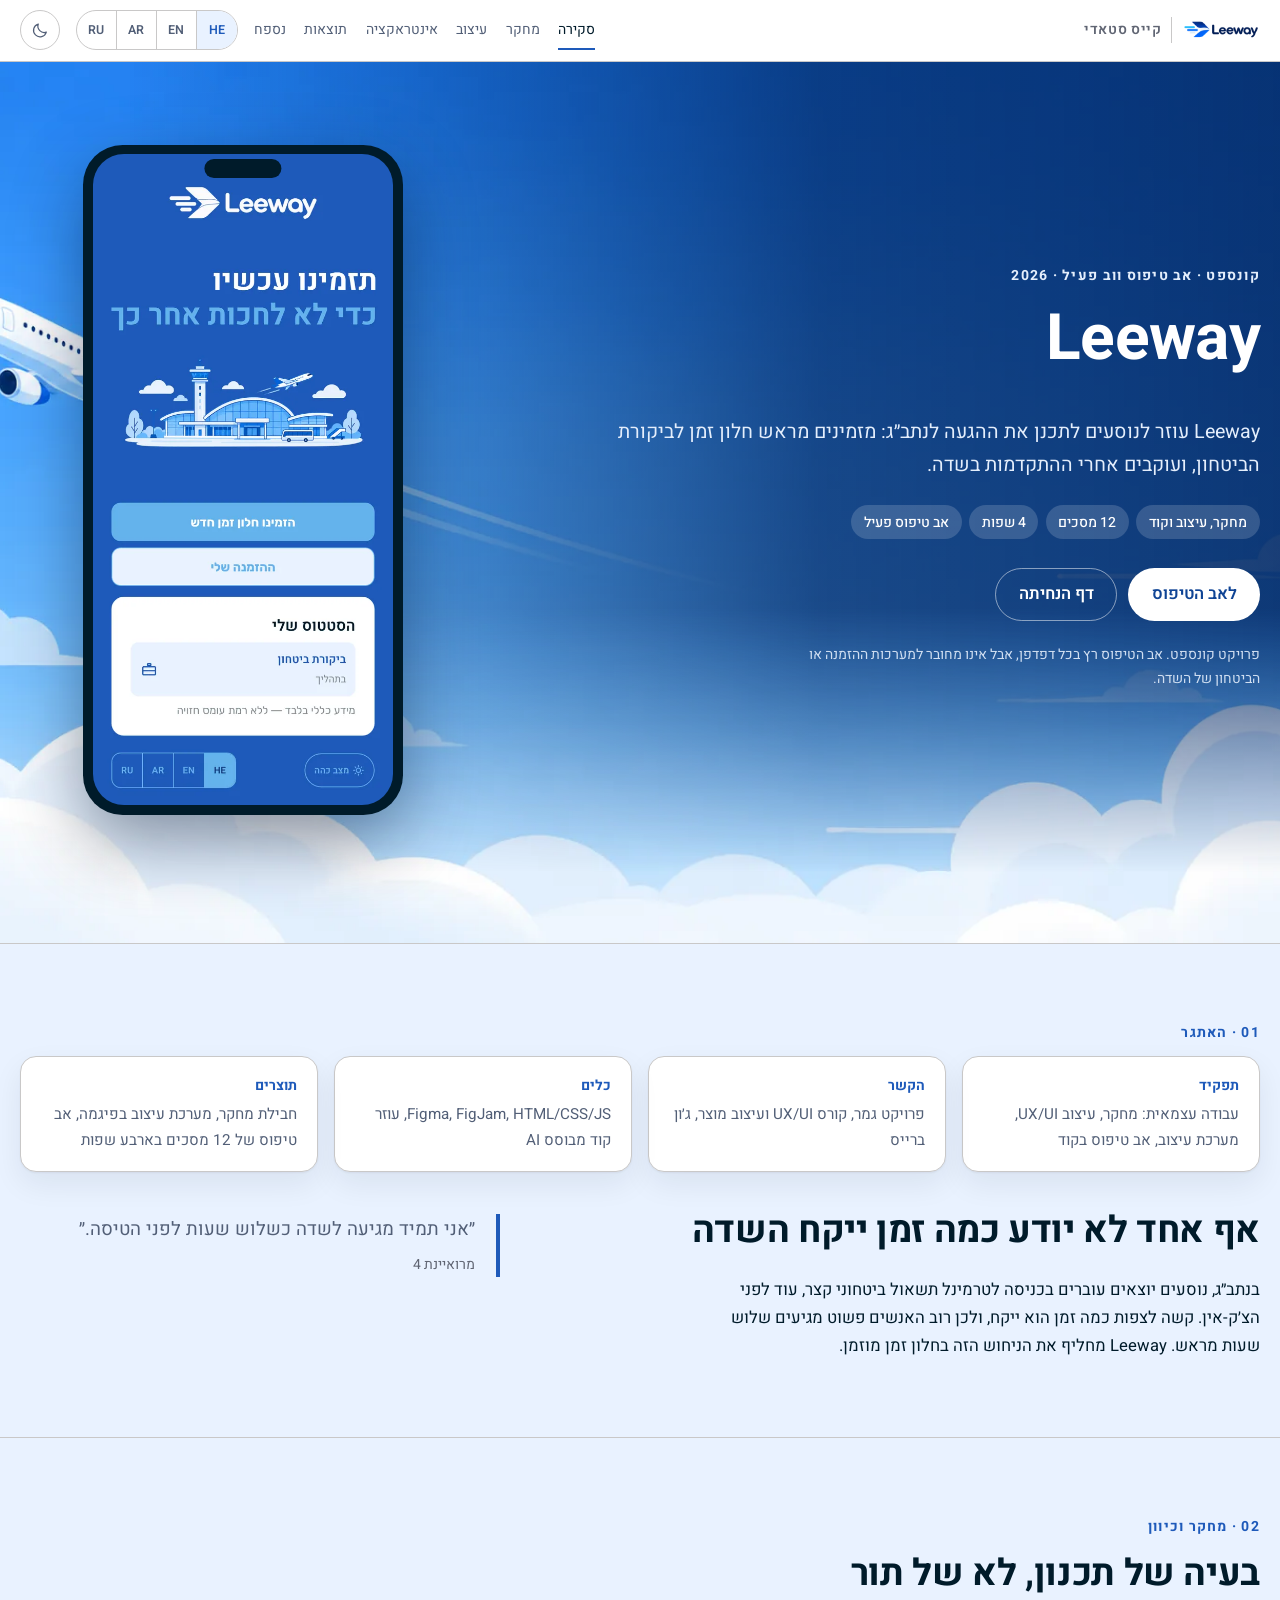
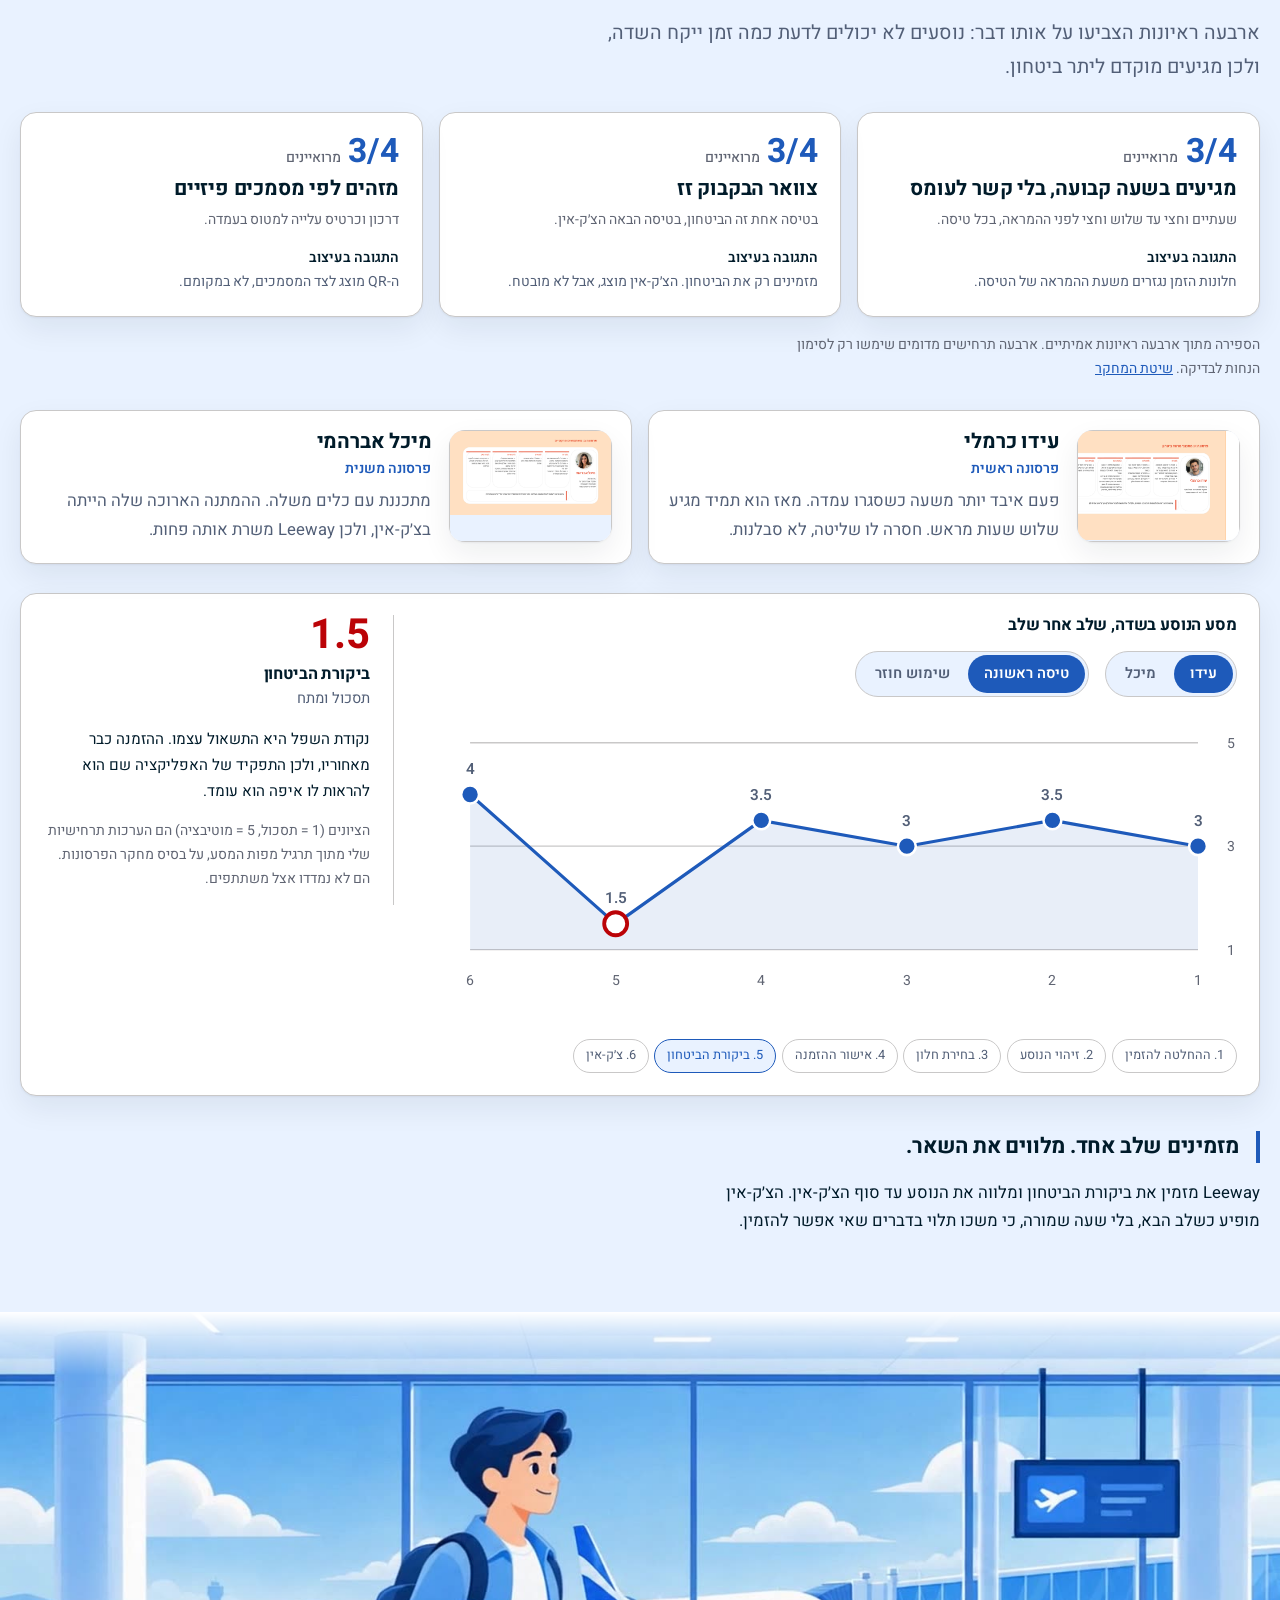
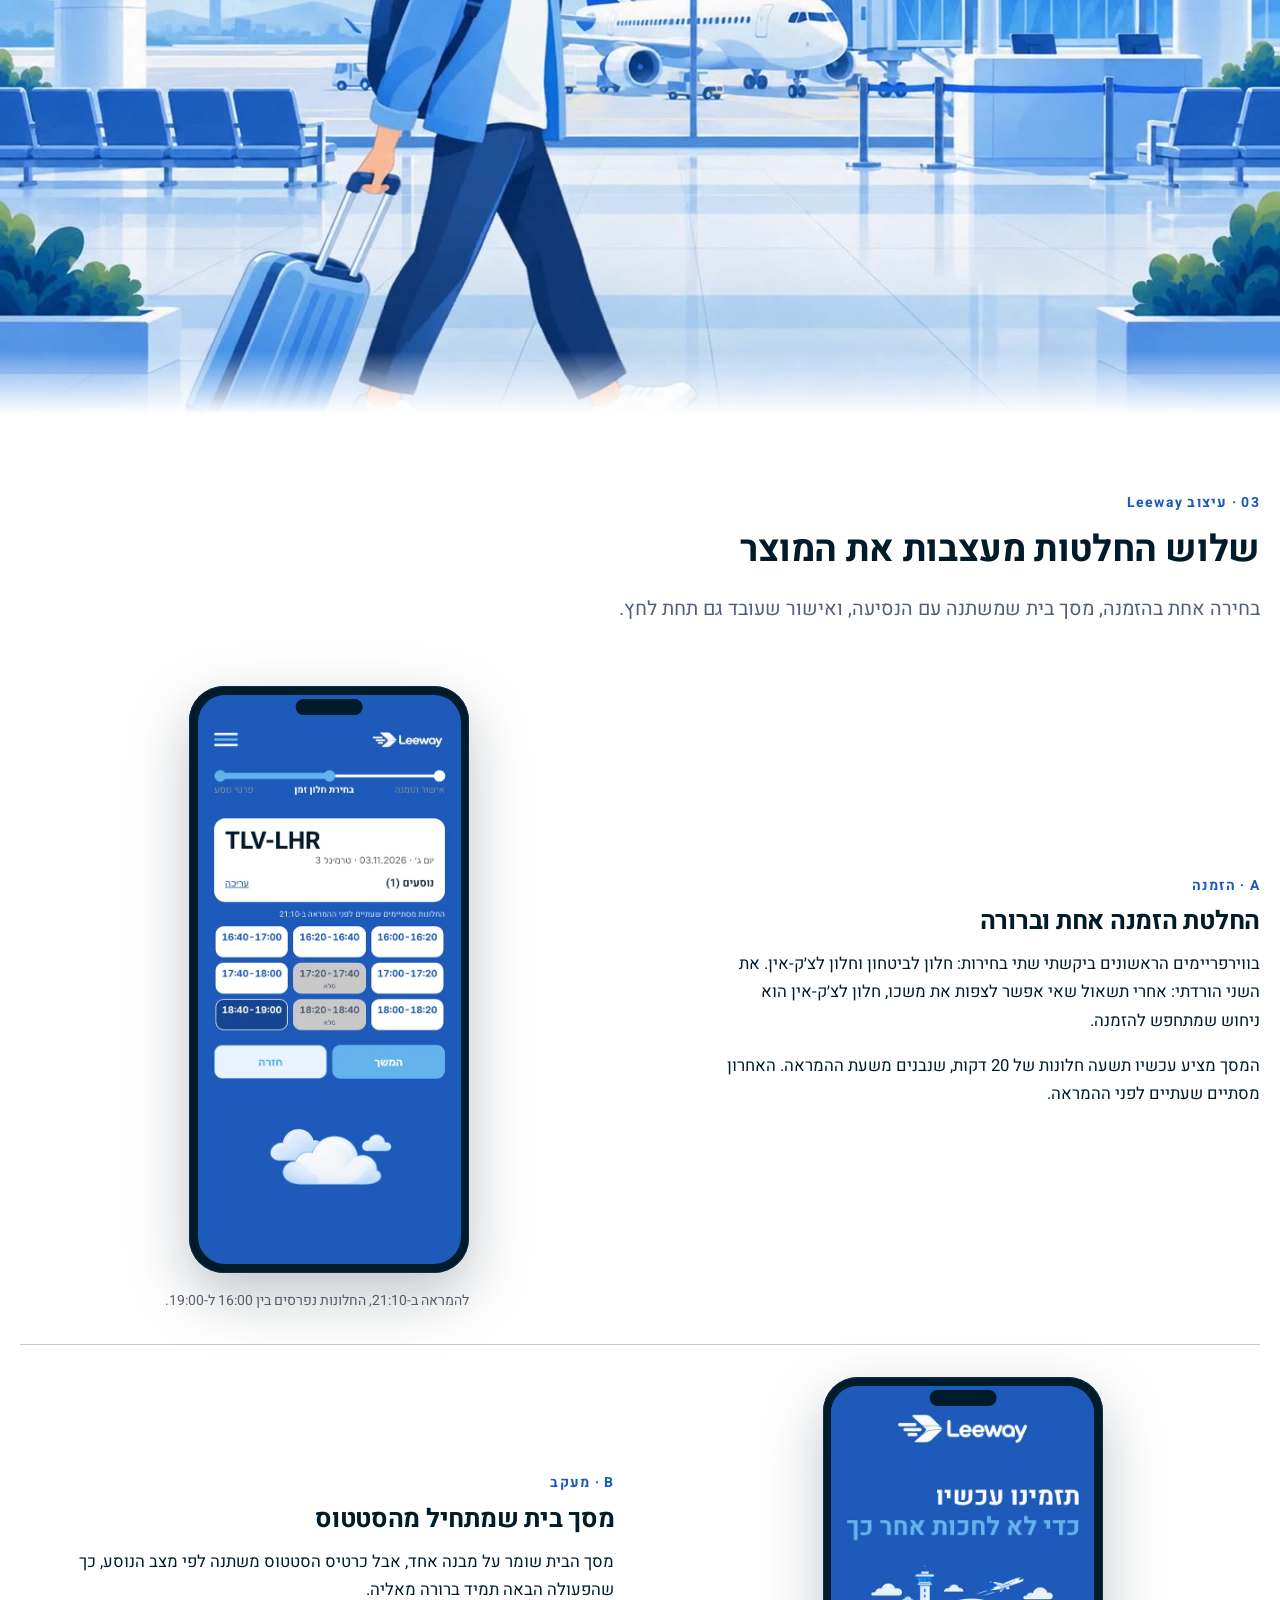
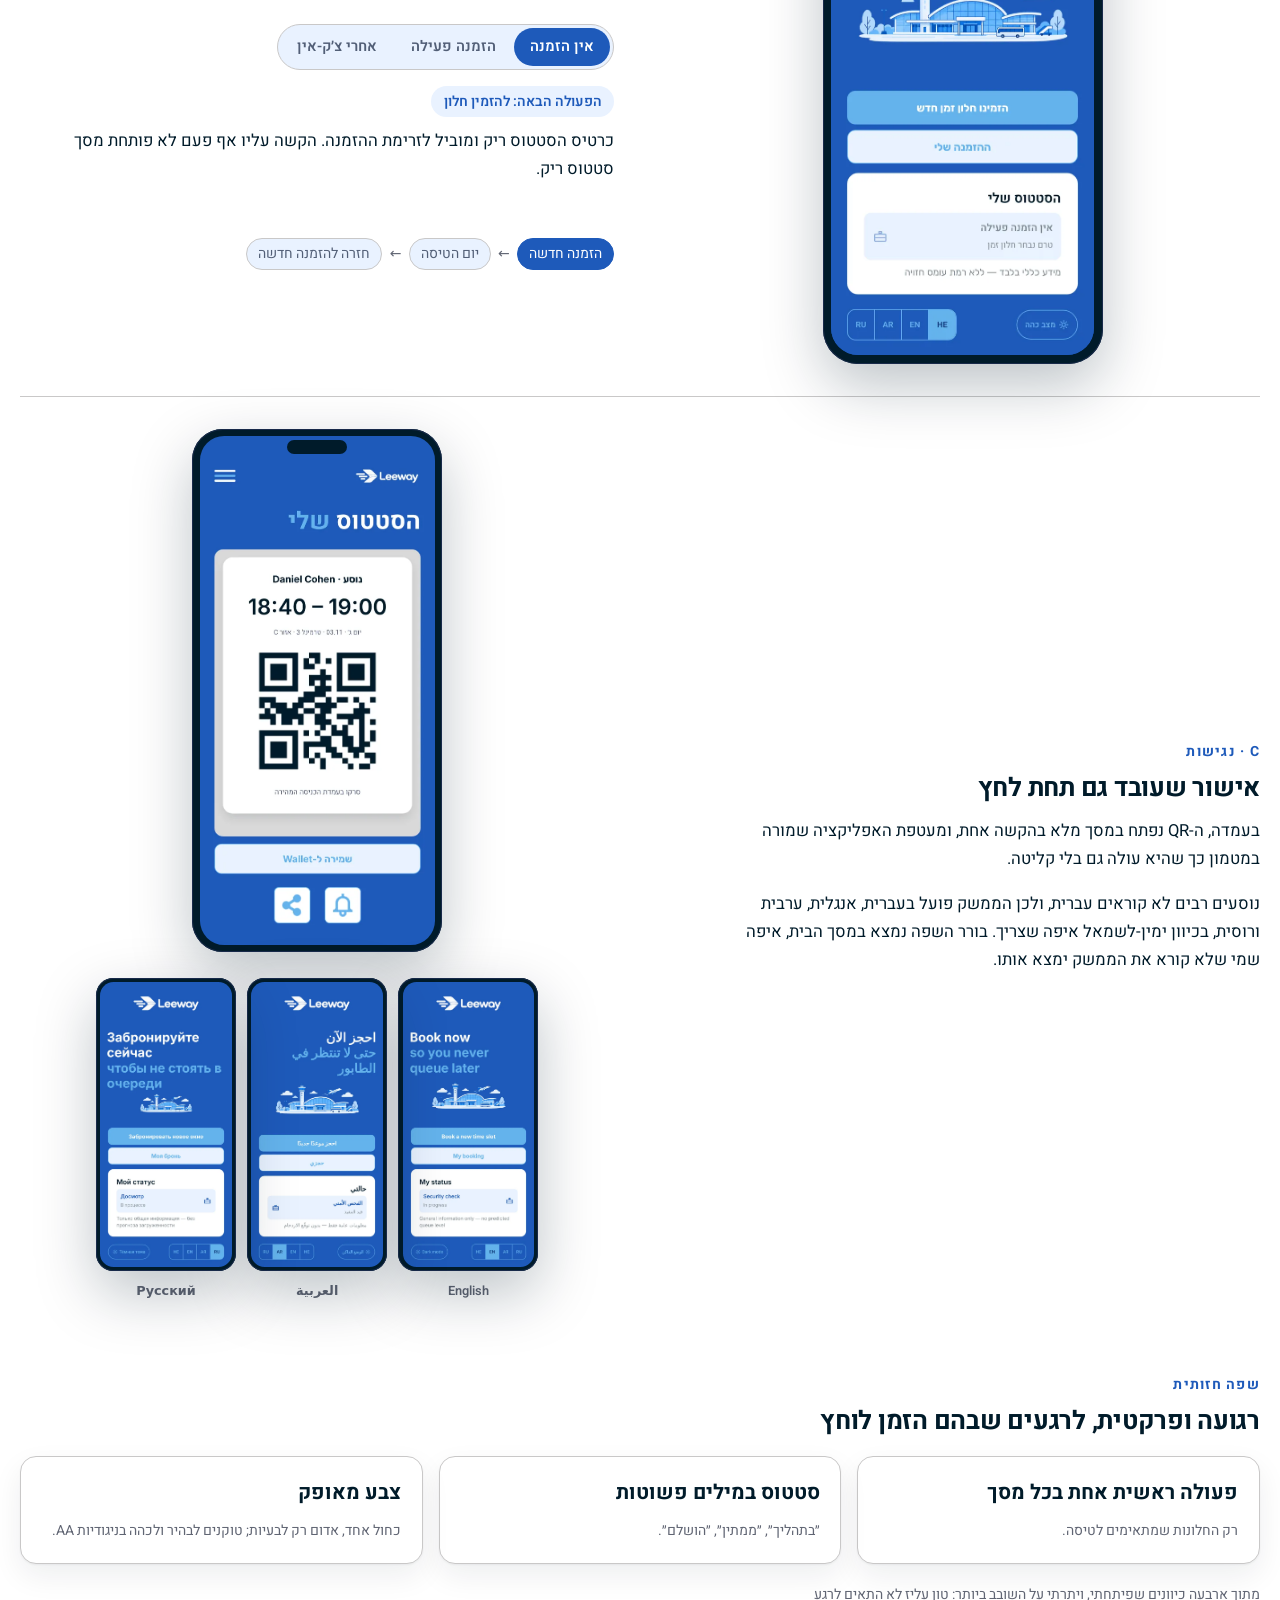
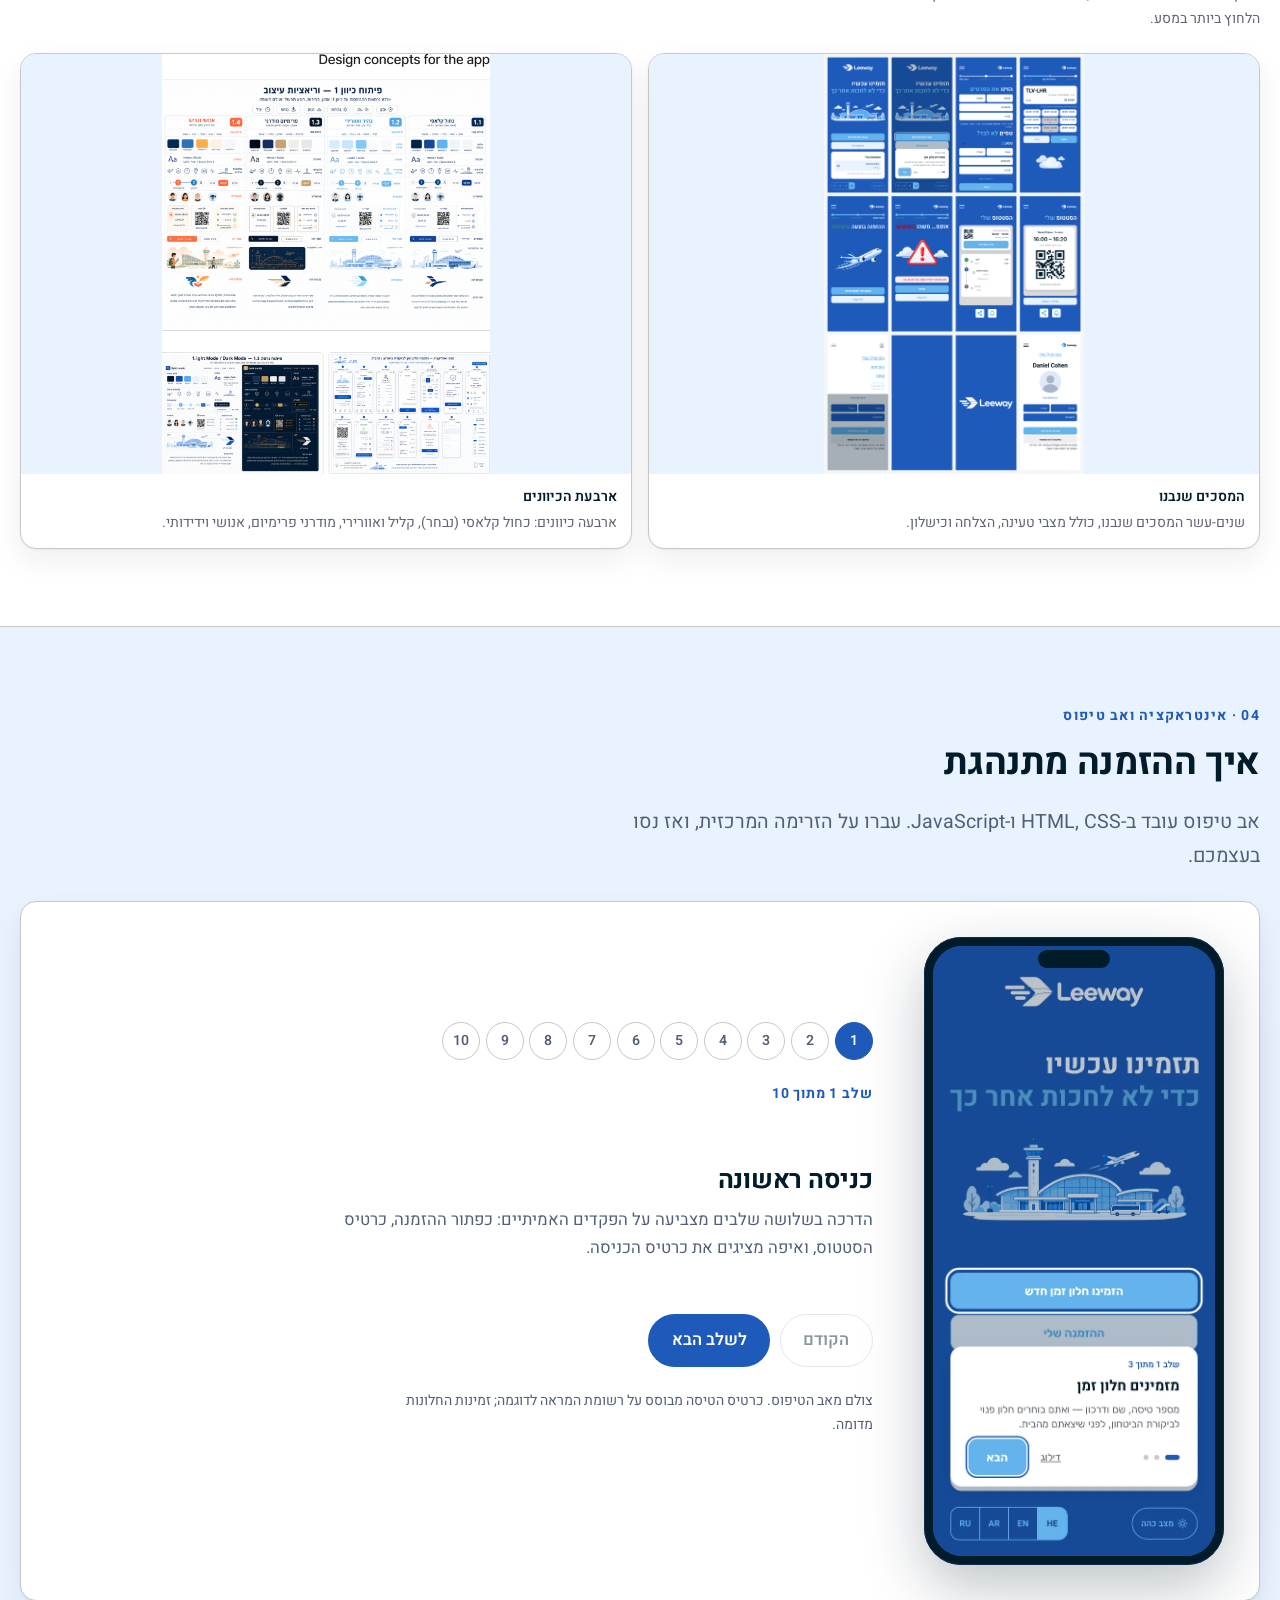
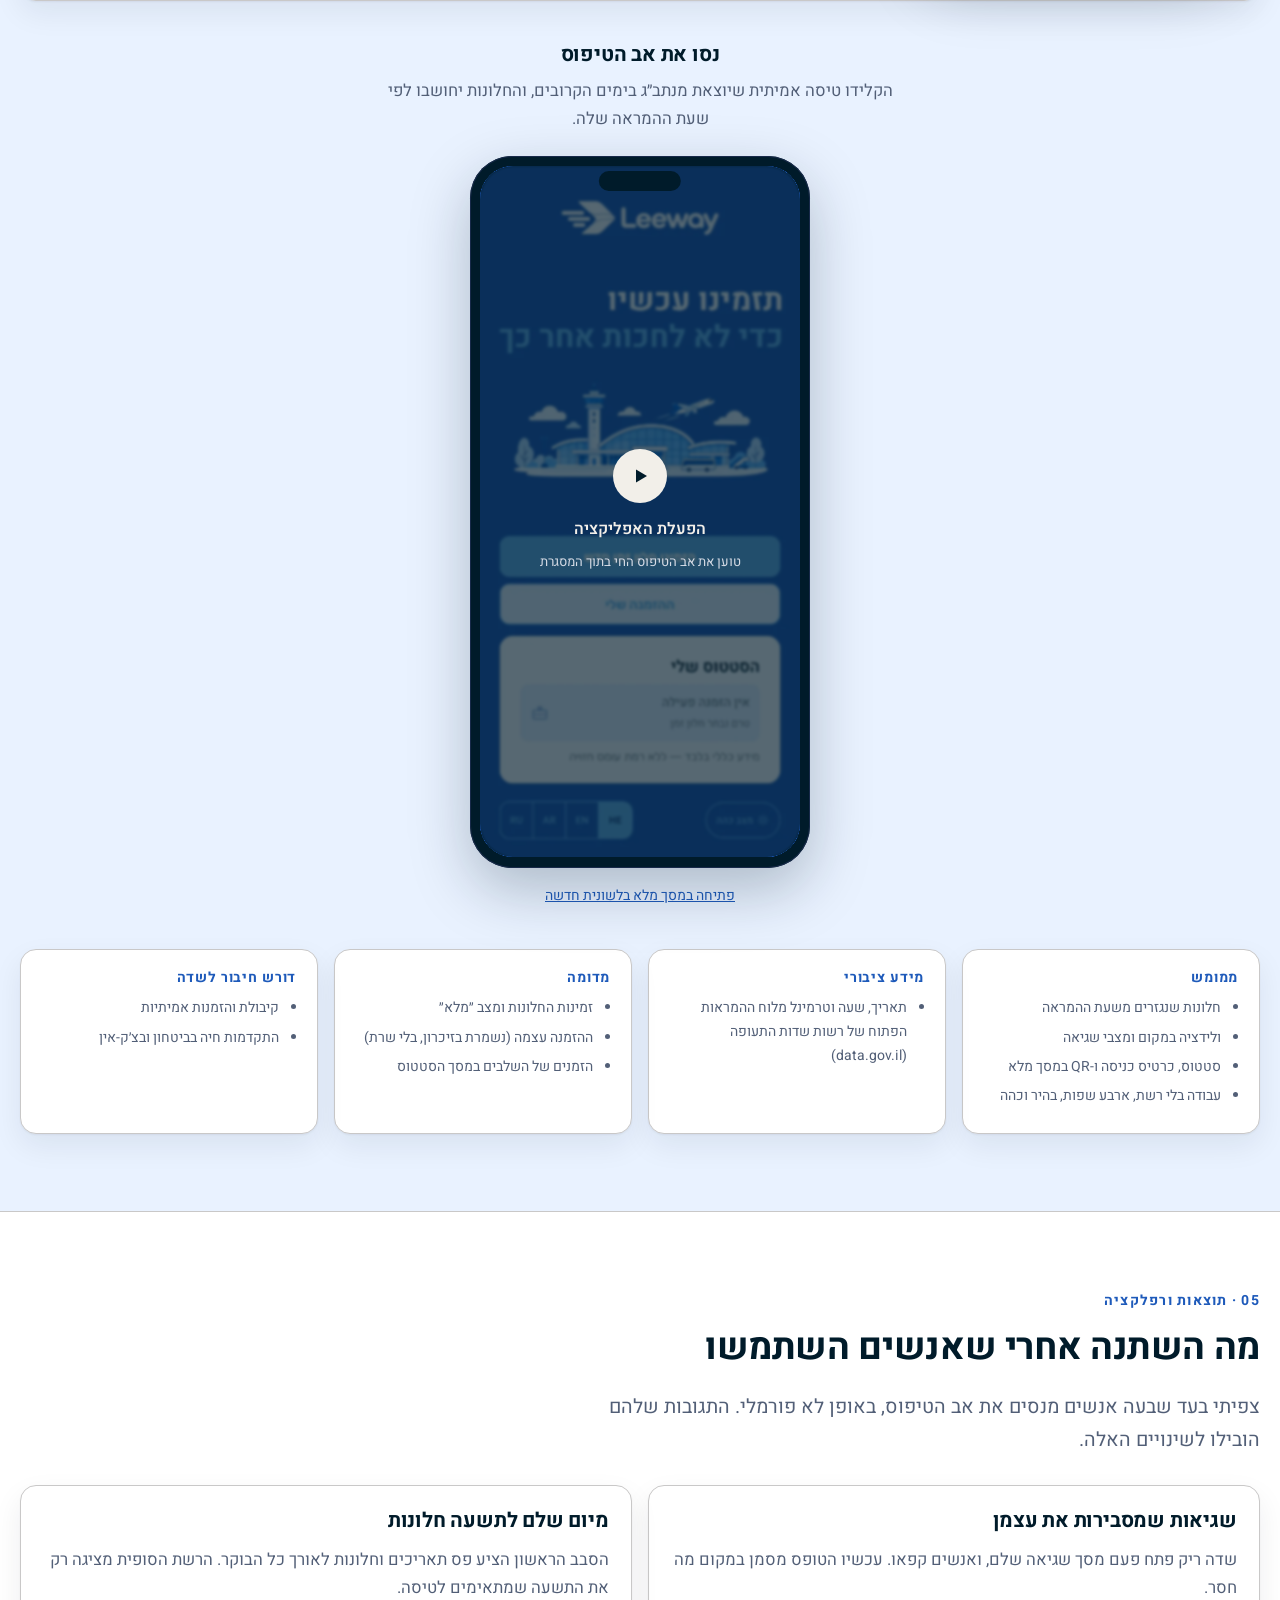
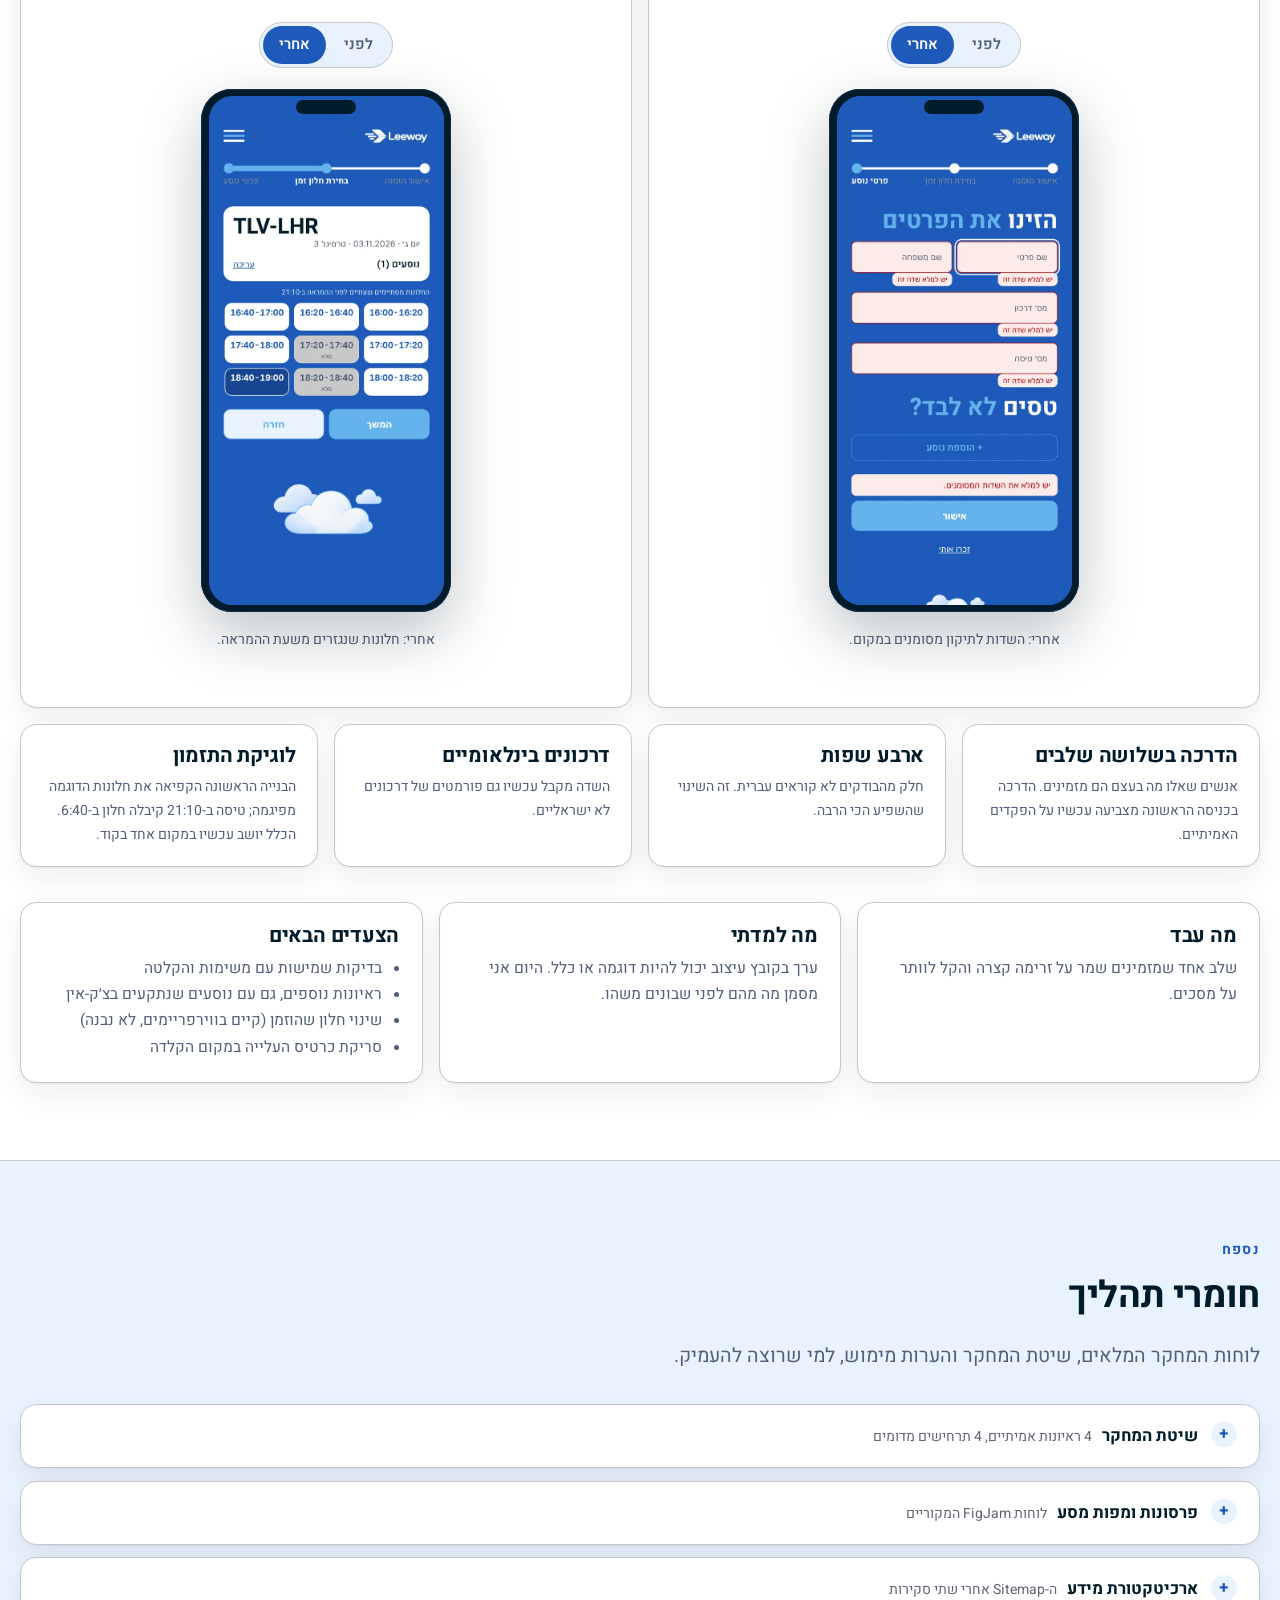
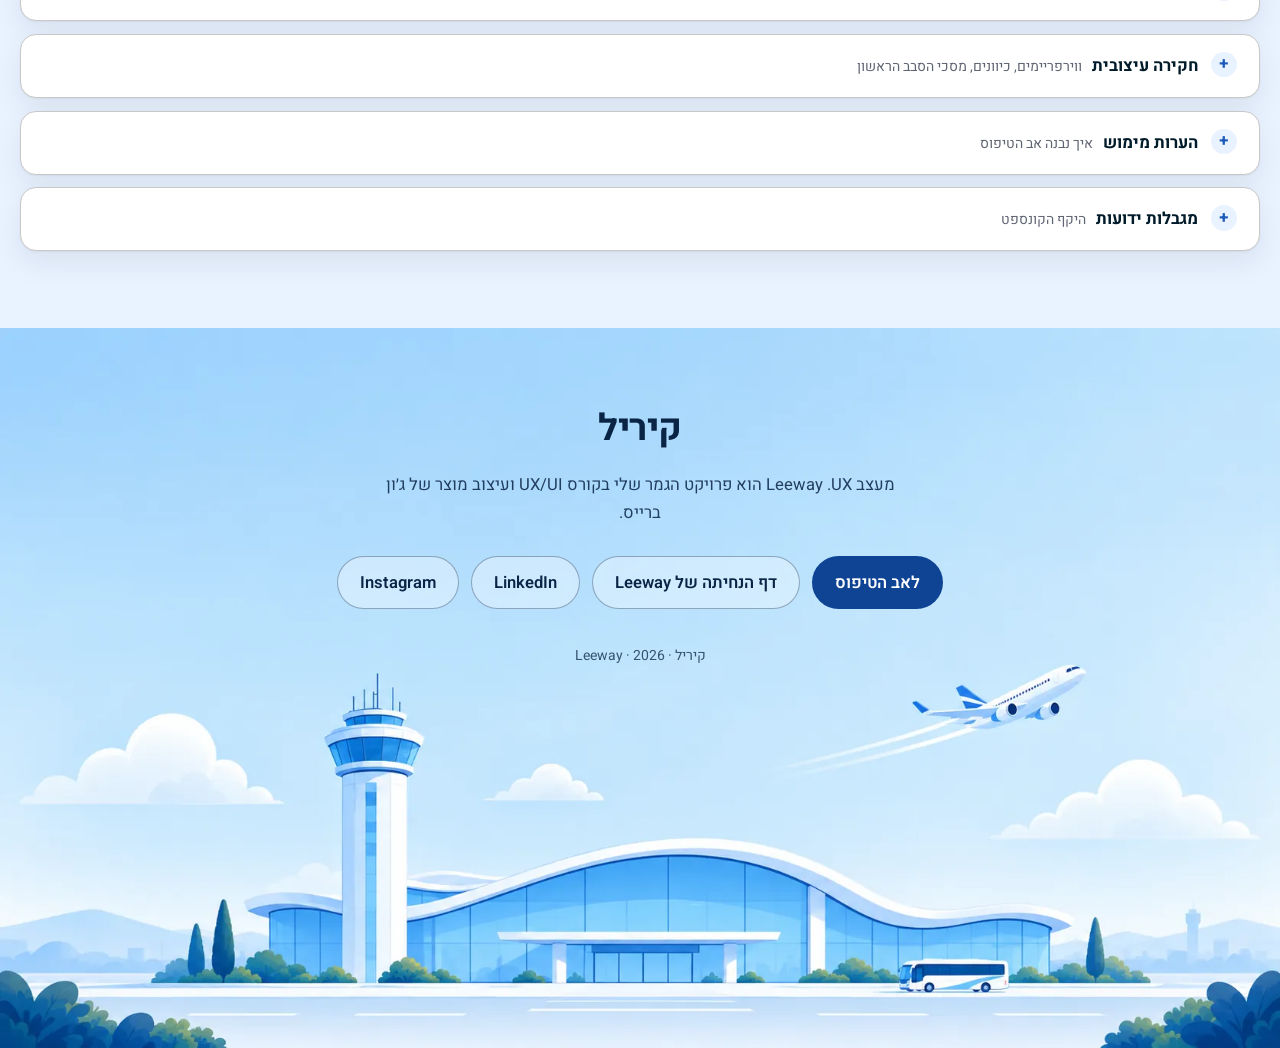
<file: case/index.html>
<!doctype html>
<html lang="he" dir="rtl">
<head>
<meta charset="utf-8">
<meta name="viewport" content="width=device-width, initial-scale=1">
<title>Leeway · קייס סטאדי</title>
<meta name="description" content="Leeway עוזר לנוסעים לתכנן את ההגעה לנתב״ג: מזמינים מראש חלון זמן לביקורת הביטחון ועוקבים אחרי ההתקדמות בשדה. קונספט ואב טיפוס ווב פעיל.">
<link rel="alternate" hreflang="he" href="index.html">
<link rel="alternate" hreflang="en" href="index-en.html">
<link rel="alternate" hreflang="ar" href="index-ar.html">
<link rel="alternate" hreflang="ru" href="index-ru.html">
<!-- Search & link previews (invisible): canonical, Open Graph, JSON-LD -->
<link rel="canonical" href="https://blik.design/leeway0.1/case/">
<meta name="author" content="Kirill Blik">
<meta property="og:type" content="article">
<meta property="og:site_name" content="Kirill Blik · Product Designer">
<meta property="og:locale" content="he_IL">
<meta property="og:title" content="Leeway · קייס סטאדי">
<meta property="og:description" content="Leeway עוזר לנוסעים לתכנן את ההגעה לנתב״ג: מזמינים מראש חלון זמן לביקורת הביטחון ועוקבים אחרי ההתקדמות בשדה. קונספט ואב טיפוס ווב פעיל.">
<meta property="og:url" content="https://blik.design/leeway0.1/case/">
<meta property="og:image" content="https://blik.design/assets/v3/card-leeway.jpg">
<meta name="twitter:card" content="summary_large_image">
<meta name="twitter:title" content="Leeway · קייס סטאדי">
<meta name="twitter:description" content="Leeway עוזר לנוסעים לתכנן את ההגעה לנתב״ג: מזמינים מראש חלון זמן לביקורת הביטחון ועוקבים אחרי ההתקדמות בשדה. קונספט ואב טיפוס ווב פעיל.">
<meta name="twitter:image" content="https://blik.design/assets/v3/card-leeway.jpg">
<script type="application/ld+json">{"@context": "https://schema.org", "@type": "CreativeWork", "name": "Leeway · קייס סטאדי", "description": "Leeway עוזר לנוסעים לתכנן את ההגעה לנתב״ג: מזמינים מראש חלון זמן לביקורת הביטחון ועוקבים אחרי ההתקדמות בשדה. קונספט ואב טיפוס ווב פעיל.", "url": "https://blik.design/leeway0.1/case/", "image": "https://blik.design/assets/v3/card-leeway.jpg", "inLanguage": "he", "author": {"@type": "Person", "@id": "https://blik.design/#person", "name": "Kirill Blik", "jobTitle": "Product Designer", "url": "https://blik.design/"}, "creator": {"@id": "https://blik.design/#person"}, "isPartOf": {"@type": "WebSite", "@id": "https://blik.design/#website", "url": "https://blik.design/"}}</script>
<meta name="theme-color" content="#0F4495">
<script>
/* Theme is set before first paint so a saved dark choice never flashes light. */
(function(){var t=null;try{t=localStorage.getItem('leeway.case.theme');}catch(e){}
document.documentElement.setAttribute('data-theme',t==='dark'?'dark':'light');})();
</script>
<link rel="preconnect" href="https://fonts.googleapis.com">
<link rel="preconnect" href="https://fonts.gstatic.com" crossorigin>
<link href="https://fonts.googleapis.com/css2?family=Heebo:wght@400;500;600;700;800&display=swap" rel="stylesheet">
<style>
/* ── Leeway case study · visual language of v2, structure of v3 ── */
:root{
  --bg:#FFFFFF; --bg-soft:#E9F2FF; --card:#FFFFFF;
  --fg:#001B2A; --fg-soft:#525F77; --fg-faint:#606573;
  --line:#C9C8C8; --accent:#1E5ABA; --accent-fg:#FFFFFF; --accent-soft:#E9F2FF;
  --low:#BB0307;
  --font:"Heebo", system-ui, sans-serif;
  --font-ar:"Cairo","Heebo",system-ui,sans-serif; --font-ru:"Rubik","Heebo",system-ui,sans-serif;
  --t-hero:clamp(2.3rem,5.2vw,4rem);
  --t-h2:clamp(1.6rem,3.1vw,2.3rem);
  --t-h3:clamp(1.05rem,1.9vw,1.28rem);
  --t-body:clamp(1rem,1.3vw,1.07rem);
  --t-small:.875rem;
  --r:12px; --r-lg:16px; --r-pill:999px;
  --shadow:0 1px 2px rgba(0,27,42,.05), 0 12px 30px rgba(0,27,42,.07);
  --lh:1.7; --pad-sec:clamp(2.8rem,6.5vw,4.8rem); --gap:1rem;
  --wrap:1240px; --measure:60ch;
}
:root[data-theme="dark"]{
  --bg:#07192F; --bg-soft:#0B284B; --card:#182A4A;
  --fg:#F2EFE9; --fg-soft:#C9CEDE; --fg-faint:#AEB6C6;
  --line:#2B3D5C; --accent:#63B3ED; --accent-fg:#001B2A; --accent-soft:#0F3673;
  --low:#EE7B75;
  --shadow:0 1px 2px rgba(0,0,0,.4), 0 12px 30px rgba(0,0,0,.45);
}

*,*::before,*::after{box-sizing:border-box}
html{scroll-behavior:smooth; scroll-padding-top:5.5rem; overflow-x:clip}
body{margin:0; background:var(--bg); color:var(--fg); font-family:var(--font);
  font-size:var(--t-body); line-height:var(--lh); -webkit-font-smoothing:antialiased; overflow-x:clip}
img{max-width:100%; height:auto; display:block}
a{color:var(--accent)}
h1,h2,h3,h4{line-height:1.25; margin:0 0 .55em; letter-spacing:-.01em; font-weight:700}
h2{font-size:var(--t-h2)}
h3{font-size:var(--t-h3)}
p{margin:0 0 1em; max-width:var(--measure)}
ul,ol{max-width:var(--measure)}
:focus-visible{outline:2px solid var(--accent); outline-offset:2px}

.wrap{width:min(100% - 2.5rem, var(--wrap)); margin-inline:auto}
section{padding-block:var(--pad-sec); border-top:1px solid var(--line)}
.alt{background:var(--bg-soft)}
.kicker{font-size:var(--t-small); font-weight:700; letter-spacing:.09em; color:var(--accent); margin:0 0 .7rem}
.kicker b{font-weight:700}
.kicker b::after{content:" ·"}
.lead{font-size:calc(var(--t-body)*1.18); color:var(--fg-soft)}
.small{font-size:var(--t-small); color:var(--fg-faint)}
.sec-head{margin-bottom:1.8rem}
.sec-head .lead{margin-top:.2rem}

/* ── card, the basic unit of v2 ── */
.card,.od li,.persona,.jx,.visual-lang li,.walk,.scope div,.ba,.more-iter div,.reflect>div,.facts div{
  background:var(--card); border:1px solid var(--line); border-radius:var(--r-lg); box-shadow:var(--shadow)}

/* ── nav ── */
.bar-track{position:fixed; inset-block-start:0; inset-inline:0; height:3px; z-index:60; pointer-events:none}
.bar{height:100%; width:0; background:var(--accent); transition:width .12s linear}
.nav{position:sticky; top:0; z-index:50; background:color-mix(in srgb, var(--bg) 92%, transparent); backdrop-filter:blur(12px); border-bottom:1px solid var(--line)}
.nav-in{width:min(100% - 2.5rem, var(--wrap)); margin-inline:auto; display:flex; align-items:center; gap:1rem; height:3.8rem}
.nav-home{margin-inline-end:auto; display:inline-flex; align-items:center; gap:.6rem; text-decoration:none; white-space:nowrap}
.nav-home span{font-size:var(--t-small); font-weight:600; color:var(--fg-faint); letter-spacing:.05em;
  padding-inline-start:.6rem; border-inline-start:1px solid var(--line); align-self:stretch; display:inline-flex; align-items:center}
@media (max-width:520px){.nav-home span{display:none}}
.nav-logo{height:26px; width:auto}
.nav-logo--dark{display:none}
:root[data-theme="dark"] .nav-logo--light{display:none}
:root[data-theme="dark"] .nav-logo--dark{display:block}
.nav-links{display:flex; gap:1.15rem}
.nav-links a{color:var(--fg-soft); text-decoration:none; font-size:var(--t-small); white-space:nowrap; padding-block:.4rem; border-bottom:2px solid transparent}
.nav-links a:hover{color:var(--fg)}
.nav-links a.on{color:var(--fg); border-bottom-color:var(--accent)}
@media (max-width:1100px){ .nav-links{display:none} }
.icon-btn{min-height:40px; min-width:40px; display:inline-grid; place-items:center; cursor:pointer;
  border-radius:var(--r-pill); border:1px solid var(--line); background:var(--card); color:var(--fg-soft); font:inherit}
.icon-btn:hover{border-color:var(--accent); color:var(--fg)}
.ico{width:1.15rem; height:1.15rem; stroke:currentColor; fill:none; stroke-width:1.6; stroke-linecap:round; stroke-linejoin:round}
.i-sun{display:none}
:root[data-theme="dark"] .i-sun{display:block}
:root[data-theme="dark"] .i-moon{display:none}
.lang-sw{display:inline-flex; border:1px solid var(--line); border-radius:var(--r-pill); overflow:hidden}
.lang-sw a{min-height:38px; min-width:40px; display:inline-grid; place-items:center; padding-inline:.55rem; font-size:.78rem; font-weight:600;
  color:var(--fg-soft); text-decoration:none; letter-spacing:.03em}
.lang-sw a+a{border-inline-start:1px solid var(--line)}
.lang-sw a:hover{color:var(--fg); background:var(--bg-soft)}
.lang-sw a[aria-current="page"]{background:var(--accent-soft); color:var(--accent)}
@media (max-width:420px){ .lang-sw a{min-width:32px; padding-inline:.3rem} .nav-in{gap:.5rem} }

/* ── buttons & chips ── */
.btn{display:inline-flex; align-items:center; gap:.5rem; min-height:44px; padding:.7rem 1.4rem; border-radius:var(--r-pill);
  text-decoration:none; font-weight:600; border:1px solid transparent; transition:transform .15s ease; font:inherit; font-weight:600; cursor:pointer}
.btn:hover{transform:translateY(-2px)}
.btn:disabled{opacity:.45; cursor:default; transform:none}
.btn-1{background:var(--accent); color:var(--accent-fg)}
.btn-2{background:transparent; color:var(--fg); border-color:var(--line)}
.btn-row{display:flex; flex-wrap:wrap; gap:.7rem; margin-top:1.8rem}
.chips{display:flex; flex-wrap:wrap; gap:.45rem; margin:1.5rem 0 0; padding:0; list-style:none; max-width:none}
.chip{font-size:var(--t-small); font-weight:500; padding:.32rem .8rem; border-radius:var(--r-pill); background:var(--accent-soft); color:var(--accent); margin:0}

/* ── phone frame (v2) ── */
.device{--w:300px; position:relative; width:var(--w); max-width:100%; flex:0 0 auto;
  border-radius:calc(var(--w)*.124); padding:calc(var(--w)*.03); background:#001B2A;
  box-shadow:0 22px 60px rgb(0 27 42 / .26), 0 0 0 1px #182A4A inset}
.device::before{content:""; position:absolute; z-index:3; inset-block-start:calc(var(--w)*.045); inset-inline-start:50%;
  width:calc(var(--w)*.24); height:calc(var(--w)*.058); transform:translateX(-50%); border-radius:var(--r-pill); background:#001B2A}
[dir="rtl"] .device::before{transform:translateX(50%)}
.device>img,.device>.screen{display:block; width:100%; aspect-ratio:390/844; object-fit:cover; border-radius:calc(var(--w)*.097); background:#1E5ABA}
.device .screen{position:relative; overflow:hidden}
.device .screen img{position:absolute; inset:0; width:100%; height:100%; object-fit:cover; transition:opacity .35s ease}
:root[data-theme="dark"] .device{background:#0E1E33; box-shadow:0 22px 60px rgb(0 0 0 / .5), 0 0 0 1px rgb(255 255 255 / .12)}
:root[data-theme="dark"] .device::before{background:#0E1E33}

/* ── hero (v2) ── */
#overview{position:relative; isolation:isolate; overflow:hidden; color:#fff; border:0;
  background:linear-gradient(180deg,#0F4495 0%,#1F63BA 100%); padding-bottom:clamp(4rem,9vw,7rem)}
:root[data-theme="dark"] #overview{background:linear-gradient(180deg,#061527 0%,#0B284B 100%)}
/* sky from the landing page: the plane sits top-right in the art; in RTL the text moves right, so the art is mirrored */
.hero__art{position:absolute; inset:0; z-index:-2}
.hero__art img{width:100%; height:100%; object-fit:cover; object-position:center bottom}
[dir="rtl"] .hero__art img{transform:scaleX(-1)}
#overview::before{content:""; position:absolute; inset:0; z-index:-1;
  background:linear-gradient(to right,rgb(6 44 104 / .9) 0%,rgb(6 44 104 / .78) 36%,rgb(6 44 104 / .3) 66%,rgb(6 44 104 / 0) 90%);
  -webkit-mask-image:linear-gradient(to bottom,#000 62%,transparent 92%); mask-image:linear-gradient(to bottom,#000 62%,transparent 92%)}
[dir="rtl"] #overview::before{background:linear-gradient(to left,rgb(6 44 104 / .9) 0%,rgb(6 44 104 / .78) 36%,rgb(6 44 104 / .3) 66%,rgb(6 44 104 / 0) 90%)}
:root[data-theme="dark"] #overview::before{background:linear-gradient(to right,rgb(4 14 28 / .85) 0%,rgb(4 14 28 / .6) 40%,rgb(4 14 28 / 0) 85%)}
:root[data-theme="dark"][dir="rtl"] #overview::before{background:linear-gradient(to left,rgb(4 14 28 / .85) 0%,rgb(4 14 28 / .6) 40%,rgb(4 14 28 / 0) 85%)}
@media (max-width:900px){
  #overview::before,[dir="rtl"] #overview::before{background:linear-gradient(to bottom,rgb(6 44 104 / .88) 0%,rgb(6 44 104 / .7) 45%,rgb(6 44 104 / .15) 75%,rgb(6 44 104 / 0) 100%);
    -webkit-mask-image:none; mask-image:none}
  :root[data-theme="dark"] #overview::before,:root[data-theme="dark"][dir="rtl"] #overview::before{background:linear-gradient(to bottom,rgb(4 14 28 / .8) 0%,rgb(4 14 28 / .5) 50%,rgb(4 14 28 / 0) 100%)}
}
:root[data-theme="dark"] .a-light{display:none}
:root:not([data-theme="dark"]) .a-dark{display:none}
.hero{display:grid; gap:clamp(1.5rem,4vw,3.5rem); align-items:center; grid-template-columns:minmax(0,1.25fr) minmax(0,.75fr)}
@media (max-width:900px){ .hero{grid-template-columns:1fr} }
.hero h1{font-size:var(--t-hero); color:#fff}
#overview .kicker{color:#E4EEFC}
#overview .kicker b::after{content:""}
.hero .lead{color:#E4EEFC}
.hero .chip{background:rgb(255 255 255 / .16); color:#fff}
.hero .btn-1{background:#fff; color:#0F4495}
.hero .btn-2{color:#fff; border-color:rgb(255 255 255 / .5)}
.hero-note{margin-top:1.4rem; font-size:var(--t-small); color:#E4EEFC; opacity:.9}
.hero-shots{display:flex; justify-content:center; padding:6px 1rem 1rem}
.hero-shots .device{--w:min(320px,76vw); box-shadow:0 26px 70px rgb(0 20 50 / .45)}

/* ── overview facts + problem ── */
.facts{display:grid; gap:var(--gap); grid-template-columns:repeat(auto-fit,minmax(min(9.5rem,100%),1fr)); margin:0 0 2.2rem}
.facts div{padding:1.1rem 1.25rem; margin:0}
.facts dt{font-size:var(--t-small); font-weight:700; color:var(--accent); margin-bottom:.25rem}
.facts dd{margin:0; font-size:.95rem; color:var(--fg-soft)}
.problem{display:grid; gap:1rem 2.5rem; align-items:start}
@media (min-width:900px){ .problem{grid-template-columns:1.2fr .8fr} }
.problem p{margin-bottom:0}
.pull{border-inline-start:4px solid var(--accent); padding-inline-start:1.3rem; font-size:calc(var(--t-body)*1.12); margin:0; color:var(--fg-soft); max-width:var(--measure)}
.pull cite{display:block; font-size:var(--t-small); color:var(--fg-faint); font-style:normal; margin-top:.5rem}

/* ── research: three insight cards ── */
.od{list-style:none; padding:0; margin:0; max-width:none; display:grid; gap:var(--gap); grid-template-columns:repeat(auto-fit,minmax(min(15rem,100%),1fr))}
.od li{padding:1.4rem; margin:0; display:flex; flex-direction:column}
.od .n{font-size:2.1rem; font-weight:700; color:var(--accent); line-height:1; margin-bottom:.5rem}
.od .n small{display:inline; font-size:var(--t-small); font-weight:500; color:var(--fg-faint); margin-inline-start:.45rem}
.od h3{margin-bottom:.35rem}
.od p{margin:0; max-width:none}
.od div p{font-size:var(--t-small); color:var(--fg-faint)}
.od .dec{margin-top:auto; padding-top:.9rem; font-size:var(--t-small); color:var(--fg-soft)}
.od .dec b{display:block; color:var(--fg); font-weight:600}
.method{margin-top:1rem}

.personas{display:grid; gap:var(--gap); margin-top:1.8rem; grid-template-columns:repeat(auto-fit,minmax(min(22rem,100%),1fr))}
.persona{display:grid; grid-template-columns:auto 1fr; gap:1.1rem; align-items:start; padding:1.2rem}
.persona .zoomable{padding:0; border:0; background:none; cursor:zoom-in; width:auto}
.persona img{width:112px; height:112px; object-fit:cover; object-position:right top; border-radius:var(--r); border:1px solid var(--line)}
.persona h3{margin-bottom:.1rem}
.persona .role{font-size:var(--t-small); color:var(--accent); font-weight:600; margin:0 0 .4rem}
.persona p{margin:0; color:var(--fg-soft); max-width:none}

/* ── journey explorer, a jmap card ── */
.jx{margin-top:1.8rem; display:grid; gap:1.6rem; padding:1.3rem 1.4rem 1.4rem}
@media (min-width:980px){ .jx{grid-template-columns:1.4fr .6fr; align-items:start} }
.jx>div:first-child h3{font-size:1.02rem}
.jx-controls{display:flex; flex-wrap:wrap; gap:.6rem 1rem; margin-bottom:.6rem}
.seg{display:inline-flex; padding:3px; border-radius:var(--r-pill); background:var(--bg-soft); gap:2px; border:1px solid var(--line)}
.seg button{min-height:38px; padding:.35rem 1rem; border:0; border-radius:var(--r-pill); background:transparent; color:var(--fg-soft);
  font:inherit; font-size:.92rem; font-weight:600; cursor:pointer}
.seg button[aria-pressed="true"]{background:var(--accent); color:var(--accent-fg)}
.jchart{width:100%; height:auto; display:block; overflow:visible; min-height:170px}
.jchart .g{stroke:var(--line); stroke-width:1}
.jchart .ax{fill:var(--fg-faint); font-size:11px; font-family:var(--font)}
.jchart .area{fill:var(--accent); opacity:.10}
.jchart .ln{fill:none; stroke:var(--accent); stroke-width:2.5; stroke-linejoin:round; stroke-linecap:round}
.jchart .pt{fill:var(--accent); stroke:var(--card); stroke-width:2; cursor:pointer}
.jchart .pt.low{fill:var(--low)}
.jchart .pt.on{stroke:var(--accent); stroke-width:3; fill:var(--card)}
.jchart .pt.low.on{stroke:var(--low)}
.jchart .val{fill:var(--fg-soft); font-size:12px; font-weight:600; font-family:var(--font); text-anchor:middle}
.jchart .stg{fill:var(--fg-faint); font-size:11px; font-family:var(--font); text-anchor:middle}
.jx-stages{list-style:none; padding:0; margin:.8rem 0 0; display:flex; flex-wrap:wrap; gap:.35rem; max-width:none}
.jx-stages li{margin:0}
.jx-stages button{min-height:34px; padding:.25rem .75rem; border-radius:var(--r-pill); border:1px solid var(--line); background:transparent;
  color:var(--fg-soft); font:inherit; font-size:.8rem; cursor:pointer}
.jx-stages button[aria-pressed="true"]{border-color:var(--accent); color:var(--accent); background:var(--accent-soft)}
.jx-detail{border-top:1px solid var(--line); padding-top:1rem}
@media (min-width:980px){ .jx-detail{border-top:0; padding-top:0; border-inline-start:1px solid var(--line); padding-inline-start:1.4rem} }
.jx-detail .score{font-size:2.6rem; font-weight:700; line-height:1; color:var(--accent)}
.jx-detail .score.low{color:var(--low)}
.jx-detail h4{font-size:1.02rem; margin:.5rem 0 .1rem}
.jx-detail .feel{color:var(--fg-soft); font-size:.92rem; margin-bottom:1rem}
.jx-detail .take{font-size:.95rem; color:var(--fg); margin-bottom:.9rem}

.direction{margin-top:2.2rem}
.direction h3{font-size:calc(var(--t-body)*1.3); line-height:1.45; max-width:var(--measure); margin:0 0 1rem;
  padding-inline-start:1.1rem; border-inline-start:4px solid var(--accent)}

/* ── the film (from the landing page): edge to edge, no frame, no text ── */
.film{padding-block:0; border-top:0; background:var(--bg)}
.film__media{position:relative; inline-size:100%; overflow:hidden; block-size:min(56.25vw,78svh);
  -webkit-mask-image:linear-gradient(to bottom,transparent 0,#000 9%,#000 91%,transparent 100%);
  mask-image:linear-gradient(to bottom,transparent 0,#000 9%,#000 91%,transparent 100%)}
.film__media video,.film__still{position:absolute; inset:0; display:block; inline-size:100%; block-size:100%;
  max-inline-size:none; object-fit:cover; object-position:40% 45%; border:0; border-radius:0}
.film__still{display:none}
@media (max-width:39.999rem){
  .film__media{block-size:clamp(16rem,50svh,23rem)}
  .film__media video,.film__still{object-position:34% 50%}
}
.film.is-static video{display:none}
.film.is-static .film__still{display:block}
.film + section{border-top:0}

/* ── design decisions ── */
.decision{display:grid; gap:clamp(1.5rem,4vw,4rem); align-items:center; padding-block:2rem}
.decision+.decision{border-top:1px solid var(--line)}
@media (min-width:900px){
  .decision{grid-template-columns:1fr 1fr}
  .decision.flip .d-copy{order:2}
}
.d-label{font-size:var(--t-small); font-weight:700; letter-spacing:.09em; color:var(--accent); margin:0 0 .5rem}
.decision h3{font-size:clamp(1.25rem,2.3vw,1.6rem); margin-bottom:.8rem}
.d-visual{display:flex; justify-content:center; gap:1rem; flex-wrap:wrap}
.d-visual .device{--w:min(280px,72vw)}
.cap{font-size:var(--t-small); color:var(--fg-faint); margin-top:1rem; max-width:44ch}
.states{display:grid; gap:1rem; margin-top:1.2rem}
.states .seg{justify-self:start}
.state-copy{min-height:8.5rem}
.state-copy .next{display:inline-block; font-size:var(--t-small); font-weight:600; color:var(--accent); background:var(--accent-soft);
  padding:.25rem .8rem; border-radius:var(--r-pill); margin-bottom:.6rem}
.state-copy .tag[hidden]{display:none}
.state-copy .tag{display:inline-block; font-size:.75rem; font-weight:600; color:var(--fg-soft); border:1px dashed var(--fg-faint);
  padding:.15rem .6rem; border-radius:var(--r-pill); margin-inline-start:.4rem}
.flow-line{display:flex; align-items:center; gap:.45rem; flex-wrap:wrap; font-size:var(--t-small); color:var(--fg-faint); margin:0}
.flow-line span{padding:.2rem .7rem; border-radius:var(--r-pill); background:var(--bg-soft); color:var(--fg-soft); border:1px solid var(--line)}
.flow-line span.on{background:var(--accent); border-color:var(--accent); color:var(--accent-fg)}
.langs{display:flex; gap:.7rem; justify-content:center; flex-wrap:wrap}
.langs figure{margin:0; text-align:center}
.langs .device{--w:clamp(96px,15vw,140px)}
.langs .device::before{display:none}
.langs figcaption{font-size:.8rem; font-weight:600; color:var(--fg-faint); margin-top:.6rem}

/* ── visual language: v2 principle cards + gallery cards ── */
.visual-lang{margin-top:2.4rem}
.visual-lang h3{font-size:clamp(1.25rem,2.3vw,1.6rem)}
.visual-lang ul{list-style:none; padding:0; margin:1.2rem 0 0; max-width:none; display:grid; gap:var(--gap);
  grid-template-columns:repeat(auto-fit,minmax(min(15rem,100%),1fr))}
.visual-lang li{padding:1.2rem 1.3rem; margin:0}
.visual-lang li b{display:block; font-size:var(--t-h3); margin-bottom:.3rem}
.visual-lang li span{color:var(--fg-faint); font-size:var(--t-small)}
.visual-lang .small{margin-top:1rem}
.duo{display:grid; gap:var(--gap); margin-top:1.4rem; grid-template-columns:repeat(auto-fit,minmax(min(20rem,100%),1fr))}
.zoomable{display:flex; flex-direction:column; width:100%; padding:0; text-align:start; font:inherit; color:inherit;
  background:var(--card); border:1px solid var(--line); border-radius:var(--r-lg); overflow:hidden; cursor:zoom-in;
  box-shadow:var(--shadow); transition:border-color .15s ease, transform .15s ease}
.zoomable:hover,.zoomable:focus-visible{border-color:var(--accent); transform:translateY(-2px)}
.zoomable img{width:100%; aspect-ratio:16/11; object-fit:contain; background:var(--bg-soft)}
.zoomable>span{display:block; padding:.7rem .85rem .85rem; font-size:var(--t-small); color:var(--fg-faint)}
.zoomable>span b{display:block; color:var(--fg); font-weight:600; margin-bottom:.15rem}

/* ── interaction walkthrough ── */
.walk{display:grid; gap:clamp(1.5rem,4vw,3.5rem); align-items:center; padding:clamp(1.2rem,3vw,2.2rem)}
@media (min-width:900px){ .walk{grid-template-columns:auto 1fr} }
.walk .device{--w:min(300px,74vw); margin-inline:auto}
.steps{list-style:none; padding:0; margin:0 0 1.4rem; display:flex; flex-wrap:wrap; gap:.35rem; max-width:none}
.steps li{margin:0}
.steps button{min-width:38px; min-height:38px; border-radius:var(--r-pill); border:1px solid var(--line); background:var(--card);
  color:var(--fg-soft); font:inherit; font-size:.88rem; font-weight:600; cursor:pointer; padding:0 .6rem}
.steps button[aria-selected="true"]{background:var(--accent); border-color:var(--accent); color:var(--accent-fg)}
.walk-copy .count{font-size:var(--t-small); font-weight:700; letter-spacing:.06em; color:var(--accent); margin-bottom:.3rem}
.walk-copy h3{font-size:clamp(1.25rem,2.3vw,1.6rem); margin-bottom:.6rem}
.walk-copy p{color:var(--fg-soft); min-height:5.5em}
.walk-nav{display:flex; gap:.6rem}

/* ── the product itself, inside the page (v2) ── */
.try{margin-top:2.6rem; text-align:center}
.try h3{margin-bottom:.5rem}
.try p{margin-inline:auto; color:var(--fg-soft)}
.live{display:flex; justify-content:center; margin-top:1.4rem}
.live .device{--w:min(340px,82vw)}
.live .screen iframe{position:absolute; inset:0; width:100%; height:100%; border:0}
.live-start{position:absolute; inset:0; z-index:2; display:flex; flex-direction:column; align-items:center; justify-content:center; gap:.5rem;
  padding:2rem 1.4rem; border:0; cursor:pointer; font:inherit; color:#F2EFE9; text-align:center; background:rgb(0 27 42 / .66); backdrop-filter:blur(1.5px)}
.live-start .play{display:grid; place-items:center; width:54px; height:54px; border-radius:50%; background:#F2EFE9; color:#001B2A; margin-bottom:.3rem}
.live-start b{font-size:1rem; font-weight:600}
.live-start span{font-size:.82rem; color:#D6DCE6; max-width:17rem}
.try-link{margin-top:1rem; font-size:var(--t-small)}

.scope{margin-top:2.6rem; display:grid; gap:var(--gap); grid-template-columns:repeat(auto-fit,minmax(min(14rem,100%),1fr))}
.scope div{padding:1.2rem 1.3rem}
.scope h4{font-size:var(--t-small); letter-spacing:.06em; color:var(--accent); margin-bottom:.6rem}
.scope ul{padding-inline-start:1.1rem; margin:0; font-size:var(--t-small); color:var(--fg-soft)}
.scope li{margin-bottom:.35rem}

/* ── outcomes ── */
.ba-grid{display:grid; gap:var(--gap); grid-template-columns:repeat(auto-fit,minmax(min(22rem,100%),1fr))}
.ba{padding:1.4rem; text-align:center}
.ba h3,.ba p{text-align:start}
.ba p{color:var(--fg-soft); max-width:none}
.ba .seg{margin-top:.2rem}
.ba .device{--w:min(250px,70vw); margin:1.3rem auto 0}
.ba .screen img.before.contain{object-fit:contain; background:#F4F5F7}
.ba .cap{margin-inline:auto; min-height:3em; text-align:center}
.more-iter{margin-top:var(--gap); display:grid; gap:var(--gap); grid-template-columns:repeat(auto-fit,minmax(min(15rem,100%),1fr))}
.more-iter div{padding:1.2rem 1.3rem}
.more-iter h4{font-size:var(--t-h3); margin-bottom:.35rem}
.more-iter p{font-size:var(--t-small); color:var(--fg-soft); margin:0}
.reflect{display:grid; gap:var(--gap); margin-top:2.2rem; grid-template-columns:repeat(auto-fit,minmax(min(16rem,100%),1fr))}
.reflect>div{padding:1.3rem 1.4rem}
.reflect h3{margin-bottom:.4rem}
.reflect p,.reflect li{color:var(--fg-soft); font-size:.97rem}
.reflect p{margin:0}
.reflect ul{padding-inline-start:1.1rem; margin:0}

/* ── appendix (v2 boxed details) ── */
details.ap{border:1px solid var(--line); border-radius:var(--r-lg); background:var(--card); padding:0 1.4rem; box-shadow:var(--shadow); margin-top:.8rem}
details.ap>summary{cursor:pointer; list-style:none; padding:1.05rem 0; font-weight:700; position:relative; padding-inline-start:2.4rem}
details.ap>summary::-webkit-details-marker{display:none}
details.ap>summary::before{content:"+"; position:absolute; inset-inline-start:0; inset-block-start:1.05rem; width:1.6rem; height:1.6rem;
  display:grid; place-items:center; border-radius:var(--r-pill); background:var(--accent-soft); color:var(--accent); font-size:1.05rem; line-height:1}
details.ap[open]>summary::before{content:"–"}
details.ap>summary span{font-weight:400; font-size:var(--t-small); color:var(--fg-faint); margin-inline-start:.4rem}
details.ap>div{padding-block:.2rem 1.3rem}
details.ap>div>.zoomable{margin-top:1rem}
.tbl{overflow-x:auto; margin:1.2rem 0; border:1px solid var(--line); border-radius:var(--r-lg); background:var(--card)}
table{border-collapse:collapse; width:100%; min-width:560px; font-size:var(--t-small)}
th,td{text-align:start; padding:.8rem 1rem; border-bottom:1px solid var(--line); vertical-align:top}
tr:last-child td{border-bottom:0}
th{font-weight:700; background:var(--bg-soft)}
.thumbs{display:grid; gap:var(--gap); grid-template-columns:repeat(auto-fit,minmax(min(14rem,100%),1fr))}
.thumbs .zoomable img{object-fit:cover; object-position:top}

/* ── footer: the page lands on the ground — terminal art from the landing page ── */
footer{position:relative; display:grid; overflow:hidden; text-align:center; color:#092444;
  background:linear-gradient(to bottom,var(--bg-soft) 0%,#A2D4FD 38%)}
:root[data-theme="dark"] footer{color:#E4EAF5; background:linear-gradient(to bottom,var(--bg-soft) 0%,#061630 38%)}
.foot__art{grid-area:1/1; align-self:end; width:100%; height:auto; display:block}
.foot__inner{grid-area:1/1; position:relative; z-index:1; align-self:start; padding-block:var(--pad-sec) clamp(9rem,24vw,22rem)}
footer h2{color:inherit}
footer p{margin-inline:auto; color:inherit; opacity:.85}
footer .btn-row{justify-content:center}
footer .btn-1{background:#0F4495; color:#fff}
footer .btn-2{color:inherit; border-color:rgb(9 36 68 / .35); background:rgb(255 255 255 / .35)}
:root[data-theme="dark"] footer .btn-1{background:#63B3ED; color:#001B2A}
:root[data-theme="dark"] footer .btn-2{border-color:rgb(228 234 245 / .35); background:rgb(4 14 28 / .35)}
footer .small{color:inherit; opacity:.75; margin-top:2.2rem}
@media (max-width:600px){ .foot__inner{padding-bottom:clamp(8rem,52vw,14rem)} }

dialog.lightbox{border:0; padding:0; background:none; width:100%; height:100%; max-width:100vw; max-height:100vh; margin:0}
dialog.lightbox::backdrop{background:rgb(11 13 20 / .88)}
.lb-in{display:flex; flex-direction:column; height:100%; padding:1rem; gap:.75rem}
.lb-in img{flex:1 1 auto; min-height:0; width:100%; object-fit:contain; border-radius:var(--r); background:#0f1219}
.lb-bar{display:flex; align-items:center; justify-content:space-between; gap:1rem; color:#ECE7DD}
.lb-bar p{margin:0; color:#B9B1A2; font-size:var(--t-small); max-width:none}
.lb-close{min-height:44px; min-width:44px; border-radius:var(--r-pill); cursor:pointer; border:1px solid rgb(236 231 221 / .35); background:none; color:#ECE7DD; font:inherit; font-size:1.1rem}

.reveal{opacity:0; transform:translateY(16px); transition:opacity .6s ease, transform .6s ease}
.reveal.in{opacity:1; transform:none}
@media (prefers-reduced-motion:reduce){
  html{scroll-behavior:auto}
  .reveal{opacity:1; transform:none; transition:none}
  .btn:hover,.zoomable:hover{transform:none}
  *,*::before,*::after{transition-duration:.001ms !important; animation-duration:.001ms !important}
}

/* ── scripts ── */
html[lang="ar"] body{font-family:var(--font-ar); line-height:1.85}
html[lang="ru"] body{font-family:var(--font-ru)}
html[lang="ar"] *{letter-spacing:0 !important}
html[lang="ar"] h1,html[lang="ar"] h2,html[lang="ar"] h3{line-height:1.4}

</style>
</head>
<body>

<svg width="0" height="0" style="position:absolute" aria-hidden="true">
  <symbol id="i-moon" viewBox="0 0 24 24"><path d="M20 14.5A8.2 8.2 0 0 1 9.5 4a8.5 8.5 0 1 0 10.5 10.5z"/></symbol>
  <symbol id="i-sun" viewBox="0 0 24 24"><circle cx="12" cy="12" r="4.2"/><path d="M12 2.6v2.2M12 19.2v2.2M2.6 12h2.2M19.2 12h2.2M5.4 5.4l1.6 1.6M17 17l1.6 1.6M18.6 5.4L17 7M7 17l-1.6 1.6"/></symbol>
  <symbol id="i-play" viewBox="0 0 24 24"><path d="M8 5.5v13l11-6.5z" fill="currentColor" stroke="none"/></symbol>
</svg>

<div class="bar-track" aria-hidden="true"><div class="bar" id="bar"></div></div>

<nav class="nav" aria-label="קייס סטאדי">
  <div class="nav-in">
    <a class="nav-home" href="#overview" aria-label="Leeway, חזרה למעלה">
      <img class="nav-logo nav-logo--light" src="assets/logo-leeway-blue.webp" alt="Leeway" width="240" height="80">
      <img class="nav-logo nav-logo--dark" src="assets/logo-leeway-white.webp" alt="Leeway" width="240" height="80">
      <span>קייס סטאדי</span>
    </a>
    <div class="nav-links">
      <a href="#overview">סקירה</a>
      <a href="#research">מחקר</a>
      <a href="#design">עיצוב</a>
      <a href="#interaction">אינטראקציה</a>
      <a href="#outcomes">תוצאות</a>
      <a href="#appendix">נספח</a>
    </div>
    <div class="lang-sw" role="navigation" aria-label="Language"><a href="index.html" hreflang="he" lang="he" title="עברית" aria-current="page">HE</a><a href="index-en.html" hreflang="en" lang="en" title="English">EN</a><a href="index-ar.html" hreflang="ar" lang="ar" title="العربية">AR</a><a href="index-ru.html" hreflang="ru" lang="ru" title="Русский">RU</a></div>
    <button type="button" class="icon-btn" id="theme-btn" aria-label="מעבר בין מצב בהיר לכהה" title="מעבר בין מצב בהיר לכהה">
      <svg class="ico i-moon" aria-hidden="true"><use href="#i-moon"/></svg>
      <svg class="ico i-sun" aria-hidden="true"><use href="#i-sun"/></svg>
    </button>
  </div>
</nav>

<main>

<section id="overview">
  <div class="hero__art" aria-hidden="true">
    <img class="a-light" src="../landing/assets/art/sky-wide.webp" width="1672" height="941" alt="" fetchpriority="high" decoding="async">
    <img class="a-dark" src="../landing/assets/art/sky-wide-dark.webp" width="1672" height="941" alt="" loading="lazy" decoding="async">
  </div>
  <div class="wrap">
    <div class="hero">
      <div class="hero-copy">
        <p class="kicker">קונספט · אב טיפוס ווב פעיל · 2026</p>
        <h1>Leeway</h1>
        <p class="lead">Leeway עוזר לנוסעים לתכנן את ההגעה לנתב״ג: מזמינים מראש חלון זמן לביקורת הביטחון, ועוקבים אחרי ההתקדמות בשדה.</p>
        <ul class="chips"><li class="chip">מחקר, עיצוב וקוד</li><li class="chip">12 מסכים</li><li class="chip">4 שפות</li><li class="chip">אב טיפוס פעיל</li></ul>
        <div class="btn-row">
          <a class="btn btn-1" href="../" target="_blank" rel="noopener">לאב הטיפוס</a>
          <a class="btn btn-2" href="../landing/">דף הנחיתה</a>
        </div>
        <p class="hero-note">פרויקט קונספט. אב הטיפוס רץ בכל דפדפן, אבל אינו מחובר למערכות ההזמנה או הביטחון של השדה.</p>
      </div>
      <div class="hero-shots" aria-hidden="true">
        <div class="device"><img data-shot="home-active" src="assets/v3/he/light/home-active.webp" alt="מסך הבית של Leeway עם הזמנה פעילה" width="585" height="1266"></div>
      </div>
    </div>
  </div>
</section>

<section id="challenge" class="alt">
  <div class="wrap">
    <p class="kicker"><b>01</b> האתגר</p>
    <dl class="facts">
      <div><dt>תפקיד</dt><dd>עבודה עצמאית: מחקר, עיצוב UX/UI, מערכת עיצוב, אב טיפוס בקוד</dd></div>
      <div><dt>הקשר</dt><dd>פרויקט גמר, קורס UX/UI ועיצוב מוצר, ג׳ון ברייס</dd></div>
      <div><dt>כלים</dt><dd>Figma, FigJam, HTML/CSS/JS, עוזר קוד מבוסס AI</dd></div>
      <div><dt>תוצרים</dt><dd>חבילת מחקר, מערכת עיצוב בפיגמה, אב טיפוס של 12 מסכים בארבע שפות</dd></div>
    </dl>
    <div class="problem">
      <div>
        <h2>אף אחד לא יודע כמה זמן ייקח השדה</h2>
        <p style="margin-top:1.4rem">בנתב״ג, נוסעים יוצאים עוברים בכניסה לטרמינל תשאול ביטחוני קצר, עוד לפני הצ׳ק-אין. קשה לצפות כמה זמן הוא ייקח, ולכן רוב האנשים פשוט מגיעים שלוש שעות מראש. Leeway מחליף את הניחוש הזה בחלון זמן מוזמן.</p>
      </div>
      <blockquote class="pull" style="margin-top:.4rem">״אני תמיד מגיעה לשדה כשלוש שעות לפני הטיסה.״<cite>מרואיינת 4</cite></blockquote>
    </div>
  </div>
</section>

<section id="research" class="alt">
  <div class="wrap">
    <div class="sec-head">
      <div>
        <p class="kicker"><b>02</b> מחקר וכיוון</p>
        <h2>בעיה של תכנון, לא של תור</h2>
      </div>
      <p class="lead">ארבעה ראיונות הצביעו על אותו דבר: נוסעים לא יכולים לדעת כמה זמן ייקח השדה, ולכן מגיעים מוקדם ליתר ביטחון.</p>
    </div>

    <ol class="od">
      <li>
        <span class="n">3/4<small>מרואיינים</small></span>
        <div><h3>מגיעים בשעה קבועה, בלי קשר לעומס</h3><p>שעתיים וחצי עד שלוש וחצי לפני ההמראה, בכל טיסה.</p></div>
        <p class="dec"><b>התגובה בעיצוב</b>חלונות הזמן נגזרים משעת ההמראה של הטיסה.</p>
      </li>
      <li>
        <span class="n">3/4<small>מרואיינים</small></span>
        <div><h3>צוואר הבקבוק זז</h3><p>בטיסה אחת זה הביטחון, בטיסה הבאה הצ׳ק-אין.</p></div>
        <p class="dec"><b>התגובה בעיצוב</b>מזמינים רק את הביטחון. הצ׳ק-אין מוצג, אבל לא מובטח.</p>
      </li>
      <li>
        <span class="n">3/4<small>מרואיינים</small></span>
        <div><h3>מזהים לפי מסמכים פיזיים</h3><p>דרכון וכרטיס עלייה למטוס בעמדה.</p></div>
        <p class="dec"><b>התגובה בעיצוב</b>ה-QR מוצג לצד המסמכים, לא במקומם.</p>
      </li>
    </ol>
    <p class="small method">הספירה מתוך ארבעה ראיונות אמיתיים. ארבעה תרחישים מדומים שימשו רק לסימון הנחות לבדיקה. <a href="#ap-method">שיטת המחקר</a></p>

    <div class="personas">
      <div class="persona">
        <button type="button" class="zoomable" data-full="assets/persona-ido.png" data-cap="כרטיס פרסונה: עידו כרמלי. כל שדה מעוגן בריאיון אמיתי."><img src="assets/persona-ido-thumb.png" alt="כרטיס הפרסונה של עידו כרמלי" loading="lazy" width="1100" height="743"></button>
        <div>
          <h3>עידו כרמלי</h3>
          <p class="role">פרסונה ראשית</p>
          <p>פעם איבד יותר משעה כשסגרו עמדה. מאז הוא תמיד מגיע שלוש שעות מראש. חסרה לו שליטה, לא סבלנות.</p>
        </div>
      </div>
      <div class="persona">
        <button type="button" class="zoomable" data-full="assets/persona-michal.png" data-cap="כרטיס פרסונה: מיכל אברהמי. נקודת הכאב הקריטית מסומנת כהשערה לתיקוף."><img src="assets/persona-michal-thumb.png" alt="כרטיס הפרסונה של מיכל אברהמי" loading="lazy" width="1100" height="576"></button>
        <div>
          <h3>מיכל אברהמי</h3>
          <p class="role">פרסונה משנית</p>
          <p>מתכננת עם כלים משלה. ההמתנה הארוכה שלה הייתה בצ׳ק-אין, ולכן Leeway משרת אותה פחות.</p>
        </div>
      </div>
    </div>

    <div class="jx" id="journey">
      <div>
        <h3 style="margin-bottom:1rem">מסע הנוסע בשדה, שלב אחר שלב</h3>
        <div class="jx-controls">
          <div class="seg" role="group" aria-label="פרסונה">
            <button type="button" data-p="ido" aria-pressed="true">עידו</button>
            <button type="button" data-p="michal" aria-pressed="false">מיכל</button>
          </div>
          <div class="seg" role="group" aria-label="תרחיש">
            <button type="button" data-s="first" aria-pressed="true">טיסה ראשונה</button>
            <button type="button" data-s="repeat" aria-pressed="false">שימוש חוזר</button>
          </div>
        </div>
        <svg class="jchart" id="jchart" viewBox="0 0 640 250" role="img" aria-labelledby="jchart-title"><title id="jchart-title">מסע הנוסע בשדה, שלב אחר שלב</title></svg>
        <ul class="jx-stages" id="jstages" aria-label="שלבי המסע"></ul>
      </div>
      <div class="jx-detail" aria-live="polite">
        <div class="score" id="jscore">–</div>
        <h4 id="jstage">–</h4>
        <p class="feel" id="jfeel"></p>
        <p class="take" id="jtake"></p>
        <p class="small">הציונים (1 = תסכול, 5 = מוטיבציה) הם הערכות תרחישיות שלי מתוך תרגיל מפות המסע, על בסיס מחקר הפרסונות. הם לא נמדדו אצל משתתפים.</p>
      </div>
    </div>

    <div class="direction">
      <h3>מזמינים שלב אחד. מלווים את השאר.</h3>
      <div><p style="margin:0">Leeway מזמין את ביקורת הביטחון ומלווה את הנוסע עד סוף הצ׳ק-אין. הצ׳ק-אין מופיע כשלב הבא, בלי שעה שמורה, כי משכו תלוי בדברים שאי אפשר להזמין.</p></div>
    </div>
  </div>
</section>

<section class="film" id="film" aria-hidden="true">
  <div class="film__media">
    <video id="film-video" muted loop playsinline preload="none" disablepictureinpicture></video>
    <img class="film__still" id="film-still" alt="" width="1600" height="900" decoding="async">
  </div>
</section>

<section id="design">
  <div class="wrap">
    <div class="sec-head">
      <div>
        <p class="kicker"><b>03</b> עיצוב Leeway</p>
        <h2>שלוש החלטות מעצבות את המוצר</h2>
      </div>
      <p class="lead">בחירה אחת בהזמנה, מסך בית שמשתנה עם הנסיעה, ואישור שעובד גם תחת לחץ.</p>
    </div>

    <article class="decision">
      <div class="d-copy">
        <p class="d-label">A · הזמנה</p>
        <h3>החלטת הזמנה אחת וברורה</h3>
        <p>בווירפריימים הראשונים ביקשתי שתי בחירות: חלון לביטחון וחלון לצ׳ק-אין. את השני הורדתי: אחרי תשאול שאי אפשר לצפות את משכו, חלון לצ׳ק-אין הוא ניחוש שמתחפש להזמנה.</p>
        <p>המסך מציע עכשיו תשעה חלונות של 20 דקות, שנבנים משעת ההמראה. האחרון מסתיים שעתיים לפני ההמראה.</p>
      </div>
      <div class="d-visual">
        <figure style="margin:0">
          <div class="device"><img data-shot="time" src="assets/v3/he/light/time.webp" alt="מסך בחירת זמן: תשעה חלונות בין 16:00 ל-19:00, שניים מסומנים כמלאים, 18:40–19:00 נבחר" loading="lazy" width="585" height="1266"></div>
          <figcaption class="cap" style="text-align:center">להמראה ב-21:10, החלונות נפרסים בין 16:00 ל-19:00.</figcaption>
        </figure>
      </div>
    </article>

    <article class="decision flip" id="status-first">
      <div class="d-copy">
        <p class="d-label">B · מעקב</p>
        <h3>מסך בית שמתחיל מהסטטוס</h3>
        <p>מסך הבית שומר על מבנה אחד, אבל כרטיס הסטטוס משתנה לפי מצב הנוסע, כך שהפעולה הבאה תמיד ברורה מאליה.</p>
        <div class="states">
          <div class="seg" role="group" aria-label="מצב ההזמנה">
            <button type="button" data-state="0" aria-pressed="true">אין הזמנה</button>
            <button type="button" data-state="1" aria-pressed="false">הזמנה פעילה</button>
            <button type="button" data-state="2" aria-pressed="false">אחרי צ׳ק-אין</button>
          </div>
          <div class="state-copy" aria-live="polite">
            <span class="next" id="st-next"></span><span class="tag" id="st-tag" hidden>מתוכנן, לא באב הטיפוס</span>
            <p id="st-text" style="margin:0"></p>
          </div>
          <p class="flow-line" aria-hidden="true"><span data-f="0">הזמנה חדשה</span>←<span data-f="1">יום הטיסה</span>←<span data-f="2">חזרה להזמנה חדשה</span></p>
        </div>
      </div>
      <div class="d-visual">
        <div class="device"><div class="screen">
          <img id="st-img" data-shot="home-empty" src="assets/v3/he/light/home-empty.webp" alt="" width="585" height="1266">
        </div></div>
      </div>
    </article>

    <article class="decision">
      <div class="d-copy">
        <p class="d-label">C · נגישות</p>
        <h3>אישור שעובד גם תחת לחץ</h3>
        <p>בעמדה, ה-QR נפתח במסך מלא בהקשה אחת, ומעטפת האפליקציה שמורה במטמון כך שהיא עולה גם בלי קליטה.</p>
        <p>נוסעים רבים לא קוראים עברית, ולכן הממשק פועל בעברית, אנגלית, ערבית ורוסית, בכיוון ימין-לשמאל איפה שצריך. בורר השפה נמצא במסך הבית, איפה שמי שלא קורא את הממשק ימצא אותו.</p>
      </div>
      <div class="d-visual" style="flex-direction:column; align-items:center; gap:1.6rem">
        <div class="device" style="--w:min(250px,64vw)"><img data-shot="qr" src="assets/v3/he/light/qr.webp" alt="כרטיס כניסה במסך מלא עם קוד QR לסריקה בכניסה המהירה" loading="lazy" width="585" height="1266"></div>
        <div class="langs">
          <figure><div class="device"><img data-shot="home-active" data-shot-lang="en" src="assets/v3/en/light/home-active.webp" alt="מסך הבית באנגלית" loading="lazy" width="585" height="1266"></div><figcaption lang="en">English</figcaption></figure><figure><div class="device"><img data-shot="home-active" data-shot-lang="ar" src="assets/v3/ar/light/home-active.webp" alt="מסך הבית בערבית" loading="lazy" width="585" height="1266"></div><figcaption lang="ar">العربية</figcaption></figure><figure><div class="device"><img data-shot="home-active" data-shot-lang="ru" src="assets/v3/ru/light/home-active.webp" alt="מסך הבית ברוסית" loading="lazy" width="585" height="1266"></div><figcaption lang="ru">Русский</figcaption></figure>
        </div>
      </div>
    </article>

    <div class="visual-lang">
      <div>
        <p class="d-label">שפה חזותית</p>
        <h3>רגועה ופרקטית, לרגעים שבהם הזמן לוחץ</h3>
        <ul>
          <li><b>פעולה ראשית אחת בכל מסך</b><span>רק החלונות שמתאימים לטיסה.</span></li>
          <li><b>סטטוס במילים פשוטות</b><span>״בתהליך״, ״ממתין״, ״הושלם״.</span></li>
          <li><b>צבע מאופק</b><span>כחול אחד, אדום רק לבעיות; טוקנים לבהיר ולכהה בניגודיות AA.</span></li>
        </ul>
        <p class="small" style="margin-top:1.2rem">מתוך ארבעה כיוונים שפיתחתי, ויתרתי על השובב ביותר: טון עליז לא התאים לרגע הלחוץ ביותר במסע.</p>
      </div>
      <div class="duo">
        <button type="button" class="zoomable" data-full="assets/screens.png" data-cap="שנים-עשר המסכים שנבנו, כולל מצבי טעינה, הצלחה וכישלון."><img src="assets/screens-thumb.png" alt="שנים-עשר המסכים של Leeway" loading="lazy" width="1100" height="1771"><span><b>המסכים שנבנו</b>שנים-עשר המסכים שנבנו, כולל מצבי טעינה, הצלחה וכישלון.</span></button>
        <button type="button" class="zoomable" data-full="assets/directions.png" data-cap="ארבעה כיוונים: כחול קלאסי (נבחר), קליל ואוורירי, מודרני פרימיום, אנושי וידידותי."><img src="assets/directions-thumb.png" alt="ארבעה כיווני עיצוב זה לצד זה" loading="lazy" width="1100" height="1405"><span><b>ארבעת הכיוונים</b>ארבעה כיוונים: כחול קלאסי (נבחר), קליל ואוורירי, מודרני פרימיום, אנושי וידידותי.</span></button>
      </div>
    </div>
  </div>
</section>

<section id="interaction" class="alt">
  <div class="wrap">
    <div class="sec-head">
      <div>
        <p class="kicker"><b>04</b> אינטראקציה ואב טיפוס</p>
        <h2>איך ההזמנה מתנהגת</h2>
      </div>
      <p class="lead">אב טיפוס עובד ב-HTML, CSS ו-JavaScript. עברו על הזרימה המרכזית, ואז נסו בעצמכם.</p>
    </div>

    <div class="walk" id="walk">
      <div class="device"><div class="screen"><img id="walk-img" data-shot="onboarding" src="assets/v3/he/light/onboarding.webp" alt="" width="585" height="1266"></div></div>
      <div class="walk-copy">
        <ol class="steps" role="tablist" aria-label="שלבי ההזמנה" id="walk-steps"></ol>
        <p class="count" id="walk-count"></p>
        <h3 id="walk-title"></h3>
        <p id="walk-text"></p>
        <div class="walk-nav">
          <button type="button" class="btn btn-2" id="walk-prev">הקודם</button>
          <button type="button" class="btn btn-1" id="walk-next">לשלב הבא</button>
        </div>
        <p class="small" style="margin-top:1.4rem">צולם מאב הטיפוס. כרטיס הטיסה מבוסס על רשומת המראה לדוגמה; זמינות החלונות מדומה.</p>
      </div>
    </div>

    <div class="try">
      <h3>נסו את אב הטיפוס</h3>
      <p>הקלידו טיסה אמיתית שיוצאת מנתב״ג בימים הקרובים, והחלונות יחושבו לפי שעת ההמראה שלה.</p>
      <div class="live">
        <div class="device"><div class="screen" id="live-screen">
          <img data-shot="home-empty" src="assets/v3/he/light/home-empty.webp" alt="מסך הבית של Leeway" loading="lazy" width="585" height="1266">
          <button type="button" class="live-start" id="live-start">
            <span class="play" aria-hidden="true"><svg class="ico" style="width:1.5rem;height:1.5rem"><use href="#i-play"/></svg></span>
            <b>הפעלת האפליקציה</b>
            <span>טוען את אב הטיפוס החי בתוך המסגרת</span>
          </button>
        </div></div>
      </div>
      <p class="try-link"><a href="../" target="_blank" rel="noopener">פתיחה במסך מלא בלשונית חדשה</a></p>
    </div>

    <div class="scope" aria-label="היקף אב הטיפוס">
      <div><h4>ממומש</h4><ul><li>חלונות שנגזרים משעת ההמראה</li><li>ולידציה במקום ומצבי שגיאה</li><li>סטטוס, כרטיס כניסה ו-QR במסך מלא</li><li>עבודה בלי רשת, ארבע שפות, בהיר וכהה</li></ul></div>
      <div><h4>מידע ציבורי</h4><ul><li>תאריך, שעה וטרמינל מלוח ההמראות הפתוח של רשות שדות התעופה (data.gov.il)</li></ul></div>
      <div><h4>מדומה</h4><ul><li>זמינות החלונות ומצב ״מלא״</li><li>ההזמנה עצמה (נשמרת בזיכרון, בלי שרת)</li><li>הזמנים של השלבים במסך הסטטוס</li></ul></div>
      <div><h4>דורש חיבור לשדה</h4><ul><li>קיבולת והזמנות אמיתיות</li><li>התקדמות חיה בביטחון ובצ׳ק-אין</li></ul></div>
    </div>
  </div>
</section>

<section id="outcomes">
  <div class="wrap">
    <div class="sec-head">
      <div>
        <p class="kicker"><b>05</b> תוצאות ורפלקציה</p>
        <h2>מה השתנה אחרי שאנשים השתמשו</h2>
      </div>
      <p class="lead">צפיתי בעד שבעה אנשים מנסים את אב הטיפוס, באופן לא פורמלי. התגובות שלהם הובילו לשינויים האלה.</p>
    </div>

    <div class="ba-grid">
      <div class="ba" data-ba>
        <h3>שגיאות שמסבירות את עצמן</h3>
        <p>שדה ריק פתח פעם מסך שגיאה שלם, ואנשים קפאו. עכשיו הטופס מסמן במקום מה חסר.</p>
        <div class="seg" role="group" aria-label="השוואת גרסאות">
          <button type="button" data-v="before" aria-pressed="false">לפני</button>
          <button type="button" data-v="after" aria-pressed="true">אחרי</button>
        </div>
        <div class="device"><div class="screen">
          <img class="before" src="assets/v3/before-errorscreen.webp" alt="לפני: מסך שגיאה מלא, ״אופס… משהו השתבש״" loading="lazy" style="opacity:0">
          <img class="after" data-shot="validation" src="assets/v3/he/light/validation.webp" alt="אחרי: טופס ההרשמה עם כל שדה ריק מסומן באדום" loading="lazy">
        </div></div>
        <p class="cap" data-cap-before="לפני (פיגמה): שדה חסר הוביל למסך הזה." data-cap-after="אחרי: השדות לתיקון מסומנים במקום.">אחרי: השדות לתיקון מסומנים במקום.</p>
      </div>
      <div class="ba" data-ba>
        <h3>מיום שלם לתשעה חלונות</h3>
        <p>הסבב הראשון הציע פס תאריכים וחלונות לאורך כל הבוקר. הרשת הסופית מציגה רק את התשעה שמתאימים לטיסה.</p>
        <div class="seg" role="group" aria-label="השוואת גרסאות">
          <button type="button" data-v="before" aria-pressed="false">לפני</button>
          <button type="button" data-v="after" aria-pressed="true">אחרי</button>
        </div>
        <div class="device"><div class="screen">
          <img class="before contain" src="assets/v3/before-timelist.webp" alt="לפני: ווירפריים אפור עם פס תאריכים ושנים-עשר חלונות של חצי שעה" loading="lazy" style="opacity:0">
          <img class="after" data-shot="time" src="assets/v3/he/light/time.webp" alt="אחרי: תשעה חלונות שנגזרו מהמראה ב-21:10" loading="lazy">
        </div></div>
        <p class="cap" data-cap-before="לפני: ווירפריים מהסבב הראשון." data-cap-after="אחרי: חלונות שנגזרים משעת ההמראה.">אחרי: חלונות שנגזרים משעת ההמראה.</p>
      </div>
    </div>

    <div class="more-iter">
      <div><h4>הדרכה בשלושה שלבים</h4><p>אנשים שאלו מה בעצם הם מזמינים. הדרכה בכניסה הראשונה מצביעה עכשיו על הפקדים האמיתיים.</p></div>
      <div><h4>ארבע שפות</h4><p>חלק מהבודקים לא קוראים עברית. זה השינוי שהשפיע הכי הרבה.</p></div>
      <div><h4>דרכונים בינלאומיים</h4><p>השדה מקבל עכשיו גם פורמטים של דרכונים לא ישראליים.</p></div>
      <div><h4>לוגיקת התזמון</h4><p>הבנייה הראשונה הקפיאה את חלונות הדוגמה מפיגמה; טיסה ב-21:10 קיבלה חלון ב-6:40. הכלל יושב עכשיו במקום אחד בקוד.</p></div>
    </div>

    <div class="reflect">
      <div><h3>מה עבד</h3><p>שלב אחד שמזמינים שמר על זרימה קצרה והקל לוותר על מסכים.</p></div>
      <div><h3>מה למדתי</h3><p>ערך בקובץ עיצוב יכול להיות דוגמה או כלל. היום אני מסמן מה מהם לפני שבונים משהו.</p></div>
      <div><h3>הצעדים הבאים</h3><ul><li>בדיקות שמישות עם משימות והקלטה</li><li>ראיונות נוספים, גם עם נוסעים שנתקעים בצ׳ק-אין</li><li>שינוי חלון שהוזמן (קיים בווירפריימים, לא נבנה)</li><li>סריקת כרטיס העלייה במקום הקלדה</li></ul></div>
    </div>
  </div>
</section>

<section id="appendix" class="alt">
  <div class="wrap">
    <div class="sec-head" style="margin-bottom:2rem">
      <div>
        <p class="kicker">נספח</p>
        <h2>חומרי תהליך</h2>
      </div>
      <p class="lead">לוחות המחקר המלאים, שיטת המחקר והערות מימוש, למי שרוצה להעמיק.</p>
    </div>

    <details class="ap" id="ap-method">
      <summary>שיטת המחקר <span>4 ראיונות אמיתיים, 4 תרחישים מדומים</span></summary>
      <div>
        <p>ראיינתי ארבעה אנשים. במקביל כתבתי ארבעה ראיונות מדומים כדי לבדוק הנחות שלא היה לי את מי לשאול עליהן: נוסע עסקים תדיר, הורה לילדים קטנים, גמלאי שנמנע מאפליקציות חדשות ועובד תפעול בשדה. הם מסומנים כמדומים בכל מסמך, לא שימשו לבניית הפרסונות ולא מצוטטים כראיה.</p>
        <div class="tbl"><table>
          <thead><tr><th>תובנה</th><th>ראיונות אמיתיים</th><th>תרחישים מדומים</th><th>שימוש</th></tr></thead>
          <tbody>
            <tr><td>הגעה מוקדמת קבועה, בלי קשר לעומס</td><td>3/4</td><td>3/4</td><td>ראיה</td></tr>
            <tr><td>צוואר הבקבוק זז בין ביטחון לצ׳ק-אין</td><td>3/4</td><td>2/4</td><td>ראיה</td></tr>
            <tr><td>הזיהוי נעשה לפי מסמכים פיזיים</td><td>3/4</td><td>1/4</td><td>ראיה</td></tr>
            <tr><td>שם ומספר טיסה אולי לא מספיקים לזיהוי</td><td>0/4</td><td>1/4</td><td>השערה</td></tr>
            <tr><td>נוסעים פחות טכנולוגיים עלולים לנטוש הרשמה דיגיטלית</td><td>0/4</td><td>1/4</td><td>השערה</td></tr>
          </tbody>
        </table></div>
        <p>שדה הדרכון נולד מההשערה הראשונה. הוספתי אותו בכל זאת, כי עלות הטעות לא סימטרית: שדה אחד נוסף מול נוסע שלא מזוהה בעמדה. זה גם עקבי עם הממצא האמיתי, שהדרכון הוא המסמך הראשון שמבקשים.</p>
        <p>הבדיקה הייתה תצפית לא פורמלית בעד שבעה אנשים, בלי הקלטה ובלי משימות מוגדרות. כלי אנליטיקס הותקנו אבל לא תיעדו כניסות באופן אמין, ולכן אין נתונים כמותיים.</p>
        <p style="margin:0">מרואיינת אמיתית אחת סיפרה שהתור עצמו נעשה מהיר יותר בשנה האחרונה. ובכל זאת אנשים מגיעים שלוש שעות מראש, וזה הצביע על חוסר הוודאות, ולא על אורך התור, כבעיה.</p>
      </div>
    </details>

    <details class="ap">
      <summary>פרסונות ומפות מסע <span>לוחות FigJam המקוריים</span></summary>
      <div class="thumbs">
        <button type="button" class="zoomable" data-full="assets/persona-ido.png" data-cap="כרטיס פרסונה: עידו כרמלי. כל שדה מעוגן בריאיון אמיתי."><img src="assets/persona-ido-thumb.png" alt="כרטיס הפרסונה של עידו כרמלי" loading="lazy"><span>פרסונה · עידו</span></button>
        <button type="button" class="zoomable" data-full="assets/persona-michal.png" data-cap="כרטיס פרסונה: מיכל אברהמי. נקודת הכאב הקריטית מסומנת כהשערה לתיקוף."><img src="assets/persona-michal-thumb.png" alt="כרטיס הפרסונה של מיכל אברהמי" loading="lazy"><span>פרסונה · מיכל</span></button>
        <button type="button" class="zoomable" data-full="assets/jmap-ido.png" data-cap="מפות המסע של עידו: טיסה ראשונה ושימוש חוזר, עם נקודות מגע, כאבים והזדמנויות"><img src="assets/jmap-ido-thumb.png" alt="מפות המסע של עידו: טיסה ראשונה ושימוש חוזר, עם נקודות מגע, כאבים והזדמנויות" loading="lazy"><span>מפות מסע · עידו</span></button>
        <button type="button" class="zoomable" data-full="assets/jmap-michal.png" data-cap="מפות המסע של מיכל: טיסה ראשונה ושימוש חוזר"><img src="assets/jmap-michal-thumb.png" alt="מפות המסע של מיכל: טיסה ראשונה ושימוש חוזר" loading="lazy"><span>מפות מסע · מיכל</span></button>
      </div>
    </details>

    <details class="ap">
      <summary>ארכיטקטורת מידע <span>ה-Sitemap אחרי שתי סקירות</span></summary>
      <div>
        <p>בדקתי פעמיים כל שלב במפות המסע מול ה-Sitemap. מסכים שאין להם שלב במסע (שאלות נפוצות, צור קשר, היסטוריית טיסות) ירדו, וכך גם חלון הצ׳ק-אין בהרשמה. המבנה הסופי כולל שני מצבים עם מעברים אוטומטיים ביניהם. מבחן הקבלה של הפרסונה הראשית מסומן על הלוח כעובר חלקית: האפליקציה עדיין לא חוזה עומס בצ׳ק-אין.</p>
        <button type="button" class="zoomable" data-full="assets/sitemap.png" data-cap="Sitemap בגישת Status-First: שני מצבים, מעברים אוטומטיים ומבחני קבלה"><img src="assets/sitemap-thumb.png" alt="Sitemap בגישת Status-First: שני מצבים, מעברים אוטומטיים ומבחני קבלה" loading="lazy"></button>
      </div>
    </details>

    <details class="ap">
      <summary>חקירה עיצובית <span>ווירפריימים, כיוונים, מסכי הסבב הראשון</span></summary>
      <div class="thumbs">
        <button type="button" class="zoomable" data-full="assets/wireframes.png" data-cap="שלושה-עשר ווירפריימים אפורים. מסך 10, שינוי או ביטול הזמנה, לא נבנה."><img src="assets/wireframes-thumb.png" alt="ווירפריימים" loading="lazy"><span>ווירפריימים</span></button>
        <button type="button" class="zoomable" data-full="assets/ai-screens.png" data-cap="הסבב הראשון של המסכים, שנוצר מהווירפריימים ואז צומצם"><img src="assets/ai-screens-thumb.png" alt="מסכי הסבב הראשון" loading="lazy"><span>מסכי הסבב הראשון</span></button>
        <button type="button" class="zoomable" data-full="assets/directions.png" data-cap="ארבעה כיוונים: כחול קלאסי (נבחר), קליל ואוורירי, מודרני פרימיום, אנושי וידידותי."><img src="assets/directions-thumb.png" alt="כיוונים חזותיים" loading="lazy"><span>כיוונים חזותיים</span></button>
        <button type="button" class="zoomable" data-full="assets/mood-words.png" data-cap="שבע מילות מוד, כל אחת מתורגמת להתנהגות אחת במוצר"><img src="assets/mood-words-thumb.png" alt="ממילות מוד להתנהגות" loading="lazy"><span>ממילות מוד להתנהגות</span></button>
      </div>
    </details>

    <details class="ap">
      <summary>הערות מימוש <span>איך נבנה אב הטיפוס</span></summary>
      <div>
        <p>אב הטיפוס כתוב ב-HTML, CSS ו-JavaScript נקיים ומתארח ב-GitHub Pages. בניתי אותו עם עוזר קוד מבוסס AI, מתוך קובץ הפיגמה שלי, ועברתי על התוצאה מסך אחר מסך. חיפוש הטיסה משתמש במקורות ציבוריים בלי מפתח: לוח ההמראות הפתוח של רשות שדות התעופה לתאריך, שעה וטרמינל, ומאגר מסלולים כגיבוי. שם ומספר דרכון לא יוצאים מהמכשיר.</p>
        <div class="tbl"><table>
          <thead><tr><th>התנהגות</th><th>בנייה ראשונה</th><th>אחרי חידוד</th></tr></thead>
          <tbody>
            <tr><td>חלונות זמן</td><td>ערכי דוגמה שהועתקו מהפריים בפיגמה</td><td>תשעה חלונות של 20 דקות שנבנים אחורה משעת ההמראה, מוגדרים במקום אחד</td></tr>
            <tr><td>טיסה לא מוכרת</td><td>נפל חזרה למסלול הדמו</td><td>מציג את המספר שהוקלד בפועל, בכרטיס ניטרלי</td></tr>
            <tr><td>נוסעים נוספים</td><td>אפשר היה להוסיף אבל לא להסיר</td><td>פעולת הסרה עם מספור מחדש</td></tr>
          </tbody>
        </table></div>
        <p style="margin:0">השאלה ששינתה את העיצוב יותר מכל עלתה בזמן הבנייה: אם חלון הצ׳ק-אין תלוי לגמרי בתשאול שאי אפשר לצפות, למה להציע אותו כבחירה בכלל? היא הורידה בורר שלם ממסך ההרשמה.</p>
      </div>
    </details>

    <details class="ap">
      <summary>מגבלות ידועות <span>היקף הקונספט</span></summary>
      <div><ul style="max-width:none"><li>אין חיבור לשדה: הזמינות, ההזמנות וההתקדמות בשלבים מדומים.</li><li>מסך הסטטוס לא חוזה עומס בצ׳ק-אין. זו השאלה הפתוחה המרכזית עבור הפרסונה הראשית.</li><li>החזרה ל״הזמנה חדשה״ אחרי הצ׳ק-אין מוגדרת בארכיטקטורת המידע אבל לא ממומשת באב הטיפוס.</li><li>הראיות איכותניות: ארבעה ראיונות ותצפית לא פורמלית.</li></ul></div>
    </details>
  </div>
</section>

</main>

<footer>
  <img class="foot__art a-light" src="../landing/assets/art/terminal-wide.webp" width="1672" height="941" alt="" loading="lazy" decoding="async">
  <img class="foot__art a-dark" src="../landing/assets/art/terminal-wide-dark.webp" width="1672" height="941" alt="" loading="lazy" decoding="async">
  <div class="wrap foot__inner">
    <h2>קיריל</h2>
    <p>מעצב UX. ‏Leeway הוא פרויקט הגמר שלי בקורס UX/UI ועיצוב מוצר של ג׳ון ברייס.</p>
    <div class="btn-row">
      <a class="btn btn-1" href="../" target="_blank" rel="noopener">לאב הטיפוס</a>
      <a class="btn btn-2" href="../landing/">דף הנחיתה של Leeway</a>
      <a class="btn btn-2" href="https://www.linkedin.com/in/kirillblik/" target="_blank" rel="noopener">LinkedIn</a>
      <a class="btn btn-2" href="https://instagram.com/b.leak__" target="_blank" rel="noopener">Instagram</a>
    </div>
    <p class="small">קיריל · Leeway · 2026</p>
  </div>
</footer>

<dialog class="lightbox" id="lightbox" aria-label="תמונה מוגדלת">
  <div class="lb-in">
    <div class="lb-bar"><p id="lb-cap"></p><button type="button" class="lb-close" id="lb-close" aria-label="סגירה">✕</button></div>
    <img id="lb-img" alt="">
  </div>
</dialog>

<script>
var I18N = {"names": {"ido": "עידו", "michal": "מיכל"}, "scen": {"first": "טיסה ראשונה", "repeat": "שימוש חוזר"}, "stepOf": "שלב {n} מתוך {t}", "next": "לשלב הבא", "restart": "מההתחלה", "jx": {"ido": {"first": {"stages": [["ההחלטה להזמין", "דאגה קלה, צורך בוודאות"], ["זיהוי הנוסע", "ביטחון קל"], ["בחירת חלון", "תקווה זהירה"], ["אישור ההזמנה", "הקלה זמנית"], ["ביקורת הביטחון", "תסכול ומתח"], ["צ׳ק-אין", "הקלה בסיום"]], "take": "נקודת השפל היא התשאול עצמו. ההזמנה כבר מאחוריו, ולכן התפקיד של האפליקציה שם הוא להראות לו איפה הוא עומד."}, "repeat": {"stages": [["לפני טיסה 2", "ספקנות זהירה"], ["הזמנה חוזרת", "ביטחון שגדל"], ["בשדה", "תקלה ביום עצמו, האמון יורד"], ["הרגל", "האמון נבנה מחדש"]], "take": "בשימוש חוזר, הסיכון עובר ליום עצמו. נסיעה רעה אחת יכולה למחוק את האמון שנבנה בנסיעה טובה."}}, "michal": {"first": {"stages": [["ההחלטה להזמין", "רוגע מעשי"], ["זיהוי הנוסע", "שביעות רצון"], ["בחירת חלון", "אמון"], ["אישור ההזמנה", "שקט נפשי"], ["ביקורת הביטחון", "רוגע"], ["צ׳ק-אין", "סיפוק מהסיום"]], "take": "קו אחיד. הביטחון הוא לא המקום שבו מיכל מתקשה, ולכן היא הפרסונה המשנית."}, "repeat": {"stages": [["לפני טיסה 2", "פתיחות מיידית"], ["הזמנה חוזרת", "שגרה"], ["בשדה", "אכזבה קלה מעיכוב"], ["הרגל", "הרגל קבוע"]], "take": "הירידה היחידה שלה היא עיכוב בצ׳ק-אין, שלב ש-Leeway מציג אבל לא מזמינה."}}}, "states": [{"next": "הפעולה הבאה: להזמין חלון", "text": "כרטיס הסטטוס ריק ומוביל לזרימת ההזמנה. הקשה עליו אף פעם לא פותחת מסך סטטוס ריק.", "alt": "מסך הבית בלי הזמנה: בכרטיס הסטטוס כתוב ״אין הזמנה פעילה״"}, {"next": "הפעולה הבאה: סטטוס וכרטיס כניסה", "text": "אחרי האישור, אותו כרטיס מציג את השלב הנוכחי ומוביל למסך הסטטוס ולכרטיס ה-QR.", "alt": "מסך הבית עם הזמנה פעילה: ביקורת הביטחון בתהליך"}, {"next": "הפעולה הבאה: להזמין לטיסה הבאה", "text": "כשהצ׳ק-אין מסתיים, האפליקציה חוזרת מעצמה למצב הזמנה חדשה. המעבר מוגדר בארכיטקטורת המידע; אב הטיפוס לא מדמה את חלוף הזמן.", "alt": "מסך הבית חזר למצב הזמנה חדשה"}], "walk": [["כניסה ראשונה", "הדרכה בשלושה שלבים מצביעה על הפקדים האמיתיים: כפתור ההזמנה, כרטיס הסטטוס, ואיפה מציגים את כרטיס הכניסה.", "הדרכת כניסה על מסך הבית, שלב 1 מתוך 3"], ["פרטי הנוסע", "שם, דרכון ומספר טיסה. תוך כדי הקלדה האפליקציה מאתרת את הטיסה ומציגה חברה, מסלול, תאריך וטרמינל.", "טופס הרשמה מלא, טיסה LY315 זוהתה כאל על מתל אביב ללונדון"], ["ולידציה במקום", "שליחה עם שדות ריקים מסמנת כל אחד מהם על אותו מסך, עם הודעה קצרה מעל הכפתור.", "טופס הרשמה עם שדות ריקים מסומנים באדום"], ["בחירת חלון", "תשעה חלונות שנבנים משעת ההמראה. חלונות מלאים מסומנים, והחלון שנבחר מודגש.", "בחירת זמן, 18:40–19:00 נבחר"], ["עוד לא נבחר חלון", "המשך בלי חלון משאיר אתכם במסך, מסביר למה, ומעביר את הפוקוס לחלון הפנוי הראשון.", "בחירת זמן עם הודעה שמבקשת לבחור חלון"], ["חלון שהתמלא הרגע", "המקרה היחיד שיוצא מהזרימה: החלון היה פנוי כשהוצע, ועכשיו כבר לא. ״אחורה״ מחזיר לרשת.", "מסך שגיאה: החלון 17:20–17:40 התמלא"], ["אושר", "אישור ברור עם שני צעדים הבאים: מעקב אחרי הסטטוס או חזרה לבית.", "ההזמנה בוצעה בהצלחה"], ["סטטוס ביום הטיסה", "ציר זמן של זיהוי, ביטחון וצ׳ק-אין, עם שעות שנגזרות מהחלון שהוזמן.", "מסך סטטוס עם כרטיס כניסה, QR וציר של שלושה שלבים"], ["כרטיס הכניסה, במסך מלא", "הקשה אחת פותחת את ה-QR בגודל מלא לעמדת הבידוק.", "כרטיס כניסה במסך מלא עם קוד QR"], ["חזרה לבית", "מסך הבית מוביל עכשיו ישר להזמנה הפעילה.", "מסך הבית עם הזמנה פעילה בכרטיס הסטטוס"]]};
(function(){
  var root=document.documentElement, LANG=root.lang, RTL=root.dir==='rtl', KEY='leeway.case.theme';
  var reduced=window.matchMedia&&matchMedia('(prefers-reduced-motion: reduce)').matches;
  function theme(){return root.getAttribute('data-theme')==='dark'?'dark':'light';}
  function shot(name,lang){return 'assets/v3/'+(lang||LANG)+'/'+theme()+'/'+name+'.webp';}

  /* every app capture follows the page theme: a dark page shows the app in its dark mode */
  function syncShots(){
    document.querySelectorAll('img[data-shot]').forEach(function(img){
      var want=shot(img.dataset.shot,img.dataset.shotLang);
      if(img.getAttribute('src')!==want) img.setAttribute('src',want);
    });
  }
  syncShots();
  document.getElementById('theme-btn').addEventListener('click',function(){
    var next=theme()==='dark'?'light':'dark';
    root.setAttribute('data-theme',next);
    try{ localStorage.setItem(KEY,next); }catch(e){}
    syncShots();
  });

  var bar=document.getElementById('bar');
  function progress(){bar.style.width=Math.min(100,root.scrollTop/((root.scrollHeight-root.clientHeight)||1)*100)+'%';}
  addEventListener('scroll',progress,{passive:true}); progress();
  if('IntersectionObserver' in window){
    var io=new IntersectionObserver(function(es){es.forEach(function(e){if(e.isIntersecting){e.target.classList.add('in');io.unobserve(e.target);}});},{threshold:.04});
    document.querySelectorAll('main section:not(#overview) > .wrap').forEach(function(el){el.classList.add('reveal');io.observe(el);});
    var links=[].slice.call(document.querySelectorAll('.nav-links a'));
    var spy=new IntersectionObserver(function(es){es.forEach(function(e){
      if(!e.isIntersecting)return;
      links.forEach(function(a){a.classList.toggle('on',a.getAttribute('href')==='#'+e.target.id);});
    });},{rootMargin:'-45% 0px -50% 0px'});
    links.forEach(function(a){var t=document.querySelector(a.getAttribute('href'));if(t)spy.observe(t);});
  }
  function press(group,btn){group.querySelectorAll('button').forEach(function(b){b.setAttribute('aria-pressed',String(b===btn));});}

  /* journey explorer — scores from the original journey maps */
  var SC={ido:{first:[3,3.5,3,3.5,1.5,4],repeat:[3,4,2,4]},michal:{first:[4,4,4,4,4,4.5],repeat:[4.5,4.5,2,4]}};
  var jp='ido', js='first', jsel=null;
  var svg=document.getElementById('jchart'), NS='http://www.w3.org/2000/svg', stagesEl=document.getElementById('jstages');
  function el(n,a,t){var e=document.createElementNS(NS,n);for(var k in a)e.setAttribute(k,a[k]);if(t!=null)e.textContent=t;return e;}
  function drawJ(){
    var sc=SC[jp][js], tx=I18N.jx[jp][js], n=sc.length;
    var L=40,R=610,T=28,B=190, y=function(v){return B-(v-1)/4*(B-T);};
    var x=function(i){var p=L+i*(R-L)/(n-1); return RTL?(L+R-p):p;};
    var minV=Math.min.apply(null,sc), lowIdx=sc.indexOf(minV);
    var flat=sc.every(function(v){return Math.abs(v-sc[0])<=.5;});
    if(jsel==null||jsel>=n) jsel=flat?0:lowIdx;
    while(svg.childNodes.length>1) svg.removeChild(svg.lastChild);
    var axX=RTL?R+26:L-26;
    [1,3,5].forEach(function(v){svg.appendChild(el('line',{x1:L,x2:R,y1:y(v),y2:y(v),'class':'g'}));svg.appendChild(el('text',{x:axX,y:y(v)+4,'class':'ax','text-anchor':'middle'},v));});
    var pts=sc.map(function(v,i){return x(i).toFixed(1)+','+y(v).toFixed(1);});
    svg.appendChild(el('path',{d:'M'+pts.join(' L')+' L'+x(n-1)+','+B+' L'+x(0)+','+B+' Z','class':'area'}));
    svg.appendChild(el('path',{d:'M'+pts.join(' L'),'class':'ln'}));
    sc.forEach(function(v,i){
      var low=!flat&&i===lowIdx;
      var c=el('circle',{cx:x(i),cy:y(v),r:i===jsel?9:7,'class':'pt'+(low?' low':'')+(i===jsel?' on':'')});
      c.addEventListener('click',function(){jsel=i;drawJ();});
      svg.appendChild(c);
      svg.appendChild(el('text',{x:x(i),y:y(v)-16,'class':'val'},v));
      svg.appendChild(el('text',{x:x(i),y:B+28,'class':'stg'},i+1));
    });
    document.getElementById('jchart-title').textContent=I18N.names[jp]+' · '+I18N.scen[js]+': '+tx.stages.map(function(s,i){return s[0]+' '+sc[i];}).join(', ');
    stagesEl.innerHTML='';
    tx.stages.forEach(function(s,i){
      var li=document.createElement('li'), b=document.createElement('button');
      b.type='button'; b.textContent=(i+1)+'. '+s[0]; b.setAttribute('aria-pressed',String(i===jsel));
      b.addEventListener('click',function(){jsel=i;drawJ();stagesEl.querySelectorAll('button')[i].focus();});
      li.appendChild(b); stagesEl.appendChild(li);
    });
    var sEl=document.getElementById('jscore');
    sEl.textContent=sc[jsel]; sEl.classList.toggle('low',!flat&&jsel===lowIdx);
    document.getElementById('jstage').textContent=tx.stages[jsel][0];
    document.getElementById('jfeel').textContent=tx.stages[jsel][1];
    document.getElementById('jtake').textContent=tx.take;
  }
  document.querySelectorAll('[data-p]').forEach(function(b){b.addEventListener('click',function(){jp=b.dataset.p;jsel=null;press(b.parentNode,b);drawJ();});});
  document.querySelectorAll('[data-s]').forEach(function(b){b.addEventListener('click',function(){js=b.dataset.s;jsel=null;press(b.parentNode,b);drawJ();});});
  drawJ();

  /* status-first states */
  var SHOT=['home-empty','home-active','home-empty'], stImg=document.getElementById('st-img');
  function setState(i){
    var s=I18N.states[i];
    stImg.style.opacity=0;
    setTimeout(function(){stImg.dataset.shot=SHOT[i]; stImg.setAttribute('src',shot(SHOT[i])); stImg.alt=s.alt; stImg.style.opacity=i===2?.55:1;}, reduced?0:180);
    document.getElementById('st-next').textContent=s.next;
    document.getElementById('st-text').textContent=s.text;
    document.getElementById('st-tag').hidden=i!==2;
    document.querySelectorAll('[data-f]').forEach(function(f){f.classList.toggle('on',+f.dataset.f===i);});
  }
  document.querySelectorAll('[data-state]').forEach(function(b){b.addEventListener('click',function(){press(b.parentNode,b);setState(+b.dataset.state);});});
  setState(0);

  /* booking walkthrough */
  var WS=['onboarding','registration','validation','time','time-noslot','slot-full','success','status','qr','home-active'];
  var W=I18N.walk, wi=0, wImg=document.getElementById('walk-img'), wSteps=document.getElementById('walk-steps');
  W.forEach(function(w,i){
    var li=document.createElement('li'), b=document.createElement('button');
    b.type='button'; b.setAttribute('role','tab'); b.textContent=i+1; b.setAttribute('aria-label',(i+1)+': '+w[0]);
    b.addEventListener('click',function(){walk(i);});
    b.addEventListener('keydown',function(e){
      if(e.key!=='ArrowRight'&&e.key!=='ArrowLeft')return;
      e.preventDefault(); var fwd=(e.key==='ArrowRight')!==RTL;
      var j=(wi+(fwd?1:-1)+W.length)%W.length; walk(j); wSteps.querySelectorAll('button')[j].focus();
    });
    li.appendChild(b); wSteps.appendChild(li);
  });
  function walk(i){
    wi=i; var w=W[i];
    wSteps.querySelectorAll('button').forEach(function(b,j){b.setAttribute('aria-selected',String(j===i)); b.tabIndex=j===i?0:-1;});
    wImg.style.opacity=0;
    setTimeout(function(){wImg.dataset.shot=WS[i]; wImg.setAttribute('src',shot(WS[i])); wImg.alt=w[2]; wImg.style.opacity=1;}, reduced?0:160);
    document.getElementById('walk-count').textContent=I18N.stepOf.replace('{n}',i+1).replace('{t}',W.length);
    document.getElementById('walk-title').textContent=w[0];
    document.getElementById('walk-text').textContent=w[1];
    document.getElementById('walk-prev').disabled=i===0;
    document.getElementById('walk-next').textContent=i===W.length-1?I18N.restart:I18N.next;
  }
  document.getElementById('walk-prev').addEventListener('click',function(){if(wi>0)walk(wi-1);});
  document.getElementById('walk-next').addEventListener('click',function(){walk((wi+1)%W.length);});
  walk(0);

  /* before / after */
  document.querySelectorAll('[data-ba]').forEach(function(box){
    var before=box.querySelector('img.before'), after=box.querySelector('img.after'), cap=box.querySelector('.cap');
    box.querySelectorAll('[data-v]').forEach(function(b){
      b.addEventListener('click',function(){
        press(b.parentNode,b); var isB=b.dataset.v==='before';
        before.style.opacity=isB?1:0; after.style.opacity=isB?0:1;
        cap.textContent=cap.dataset[isB?'capBefore':'capAfter'];
      });
    });
  });

  /* the film — same loop as the landing page: plays only while on screen,
     a still frame for reduced motion or a data-saving connection */
  (function(){
    var sec=document.getElementById('film'), video=document.getElementById('film-video'), still=document.getElementById('film-still');
    if(!sec||!video)return;
    var V='../landing/assets/video/';
    still.setAttribute('src',V+'leeway-flow-still.jpg');
    video.setAttribute('poster',V+'leeway-flow-poster.jpg');
    var conn=navigator.connection||{}, thin=conn.saveData===true||/2g/.test(conn.effectiveType||'');
    if(reduced||thin){sec.classList.add('is-static');return;}
    video.muted=true;
    video.setAttribute('src',V+(matchMedia('(min-width: 40rem)').matches?'leeway-flow.mp4':'leeway-flow-mobile.mp4'));
    video.addEventListener('error',function(){sec.classList.add('is-static');});
    function run(on){ if(on){var pr=video.play(); if(pr&&pr.catch)pr.catch(function(){});} else { try{video.pause();}catch(e){} } }
    if('IntersectionObserver' in window){ new IntersectionObserver(function(e){run(e[0].isIntersecting);},{threshold:.12}).observe(sec); } else run(true);
  })();

  /* live prototype, loaded on request */
  var start=document.getElementById('live-start');
  start.addEventListener('click',function(){
    var scr=document.getElementById('live-screen'), f=document.createElement('iframe');
    f.src='../'; f.title='Leeway'; scr.appendChild(f);
    var p=scr.querySelector('img'); if(p)p.remove(); start.remove(); f.focus();
  },{once:true});

  /* lightbox */
  var box=document.getElementById('lightbox');
  if(box&&typeof box.showModal==='function'){
    var img=document.getElementById('lb-img'), cap=document.getElementById('lb-cap');
    document.querySelectorAll('.zoomable').forEach(function(b){
      b.addEventListener('click',function(){img.src=b.dataset.full; img.alt=b.querySelector('img').alt; cap.textContent=b.dataset.cap||''; box.showModal();});
    });
    document.getElementById('lb-close').addEventListener('click',function(){box.close();});
    box.addEventListener('click',function(e){if(e.target===box)box.close();});
    box.addEventListener('close',function(){img.removeAttribute('src');});
  }
})();
</script>
</body>
</html>
</file>
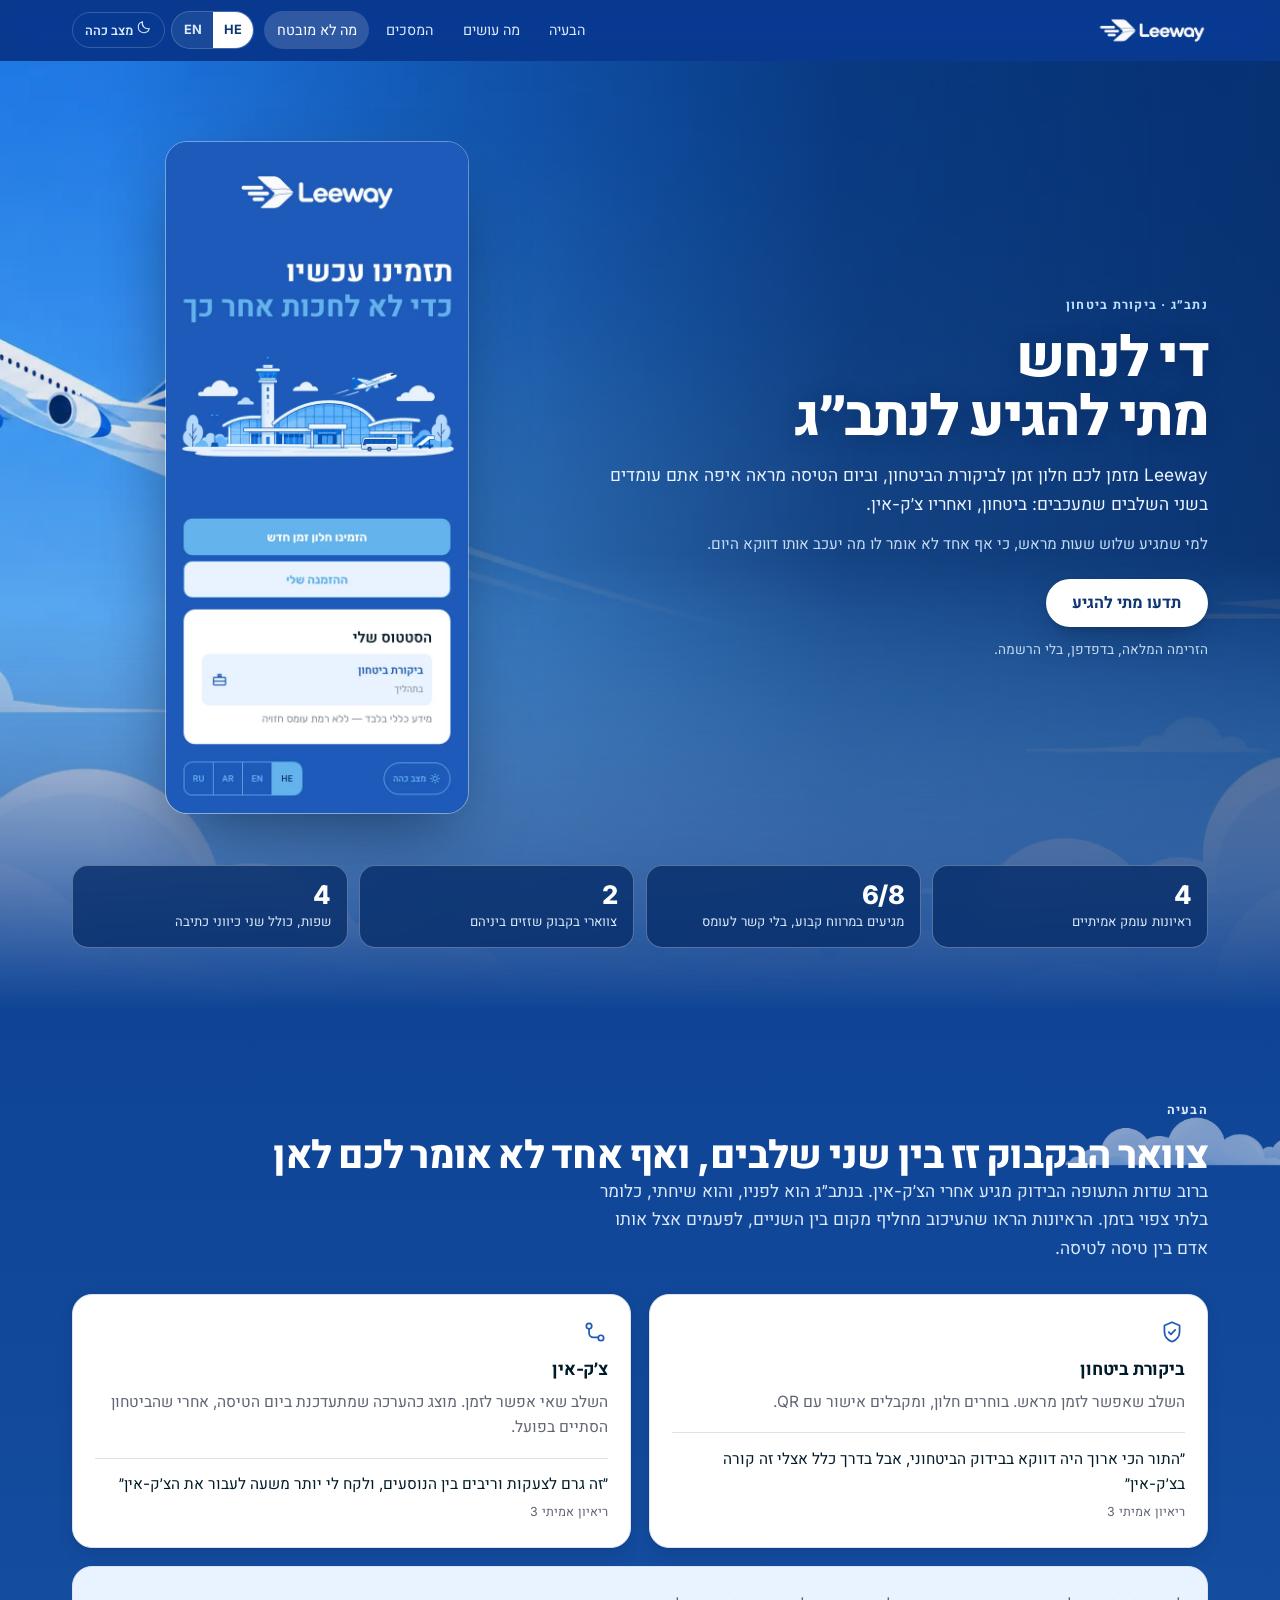
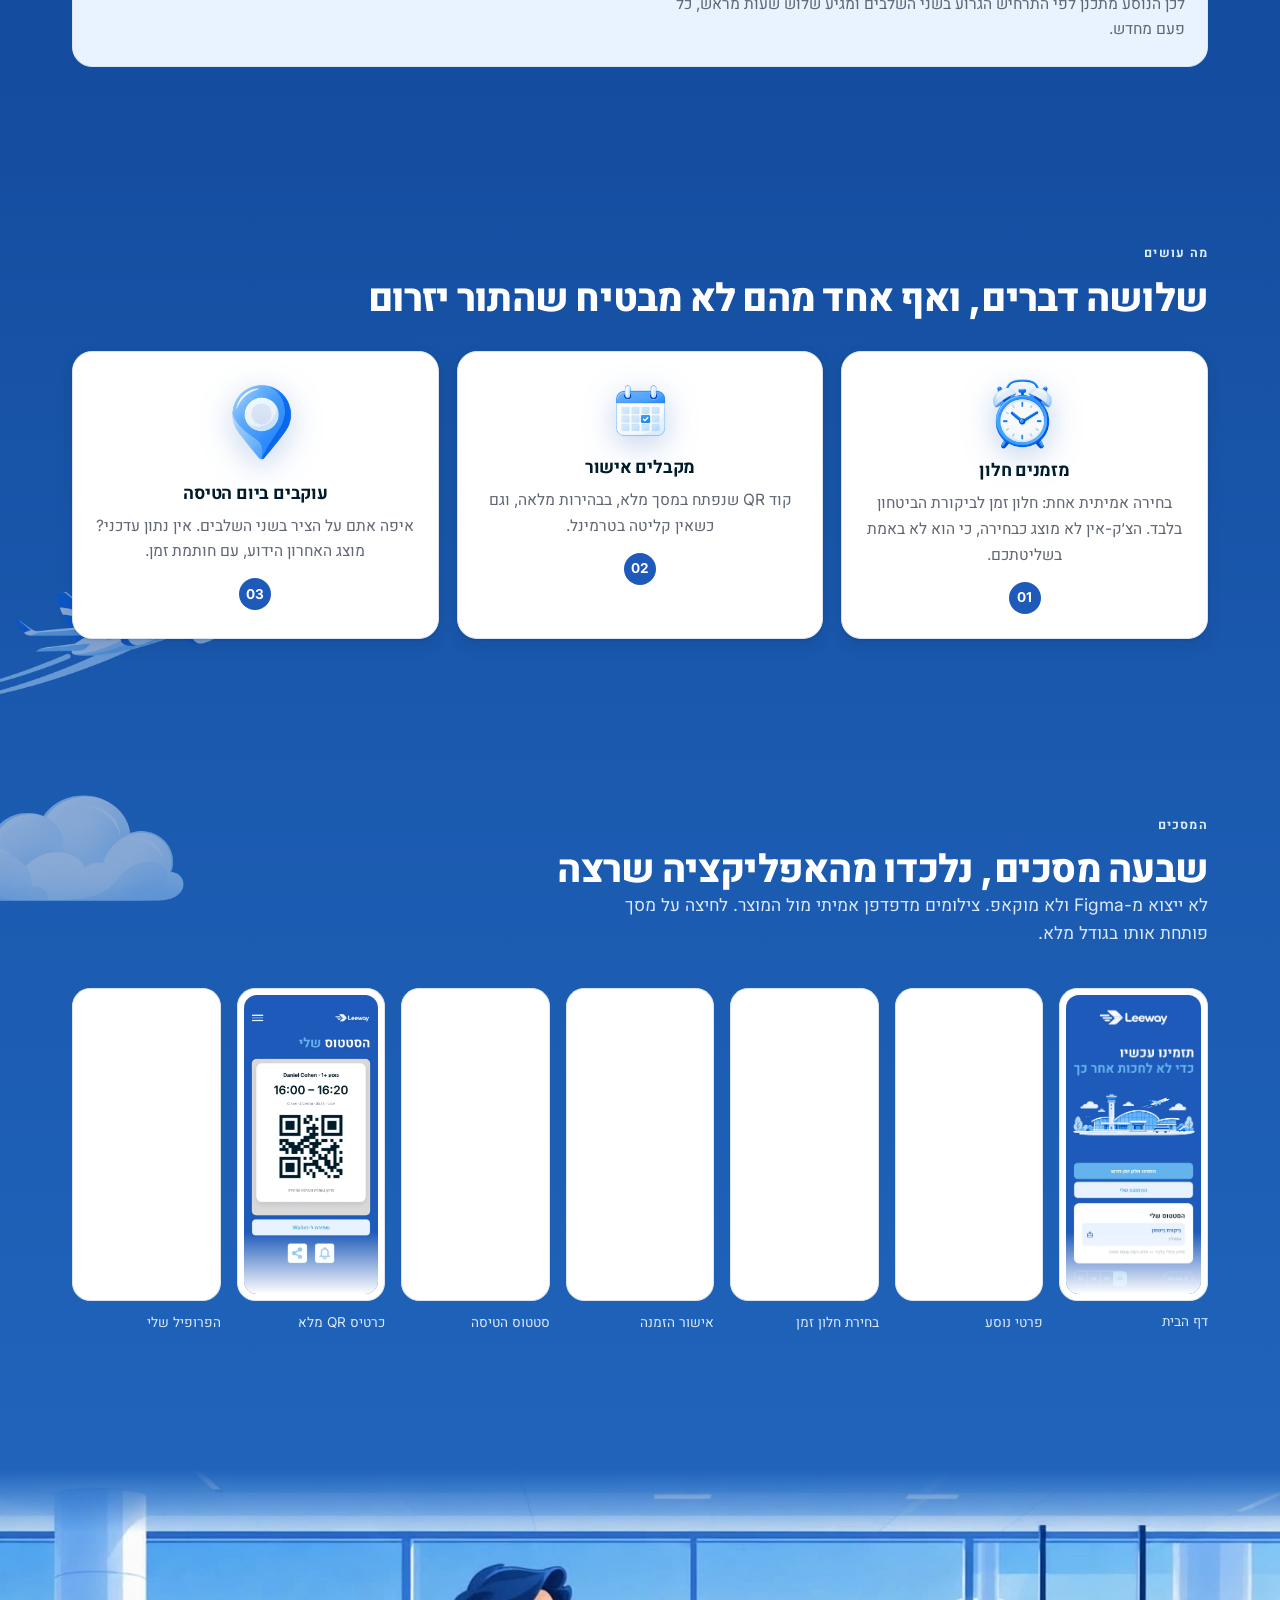
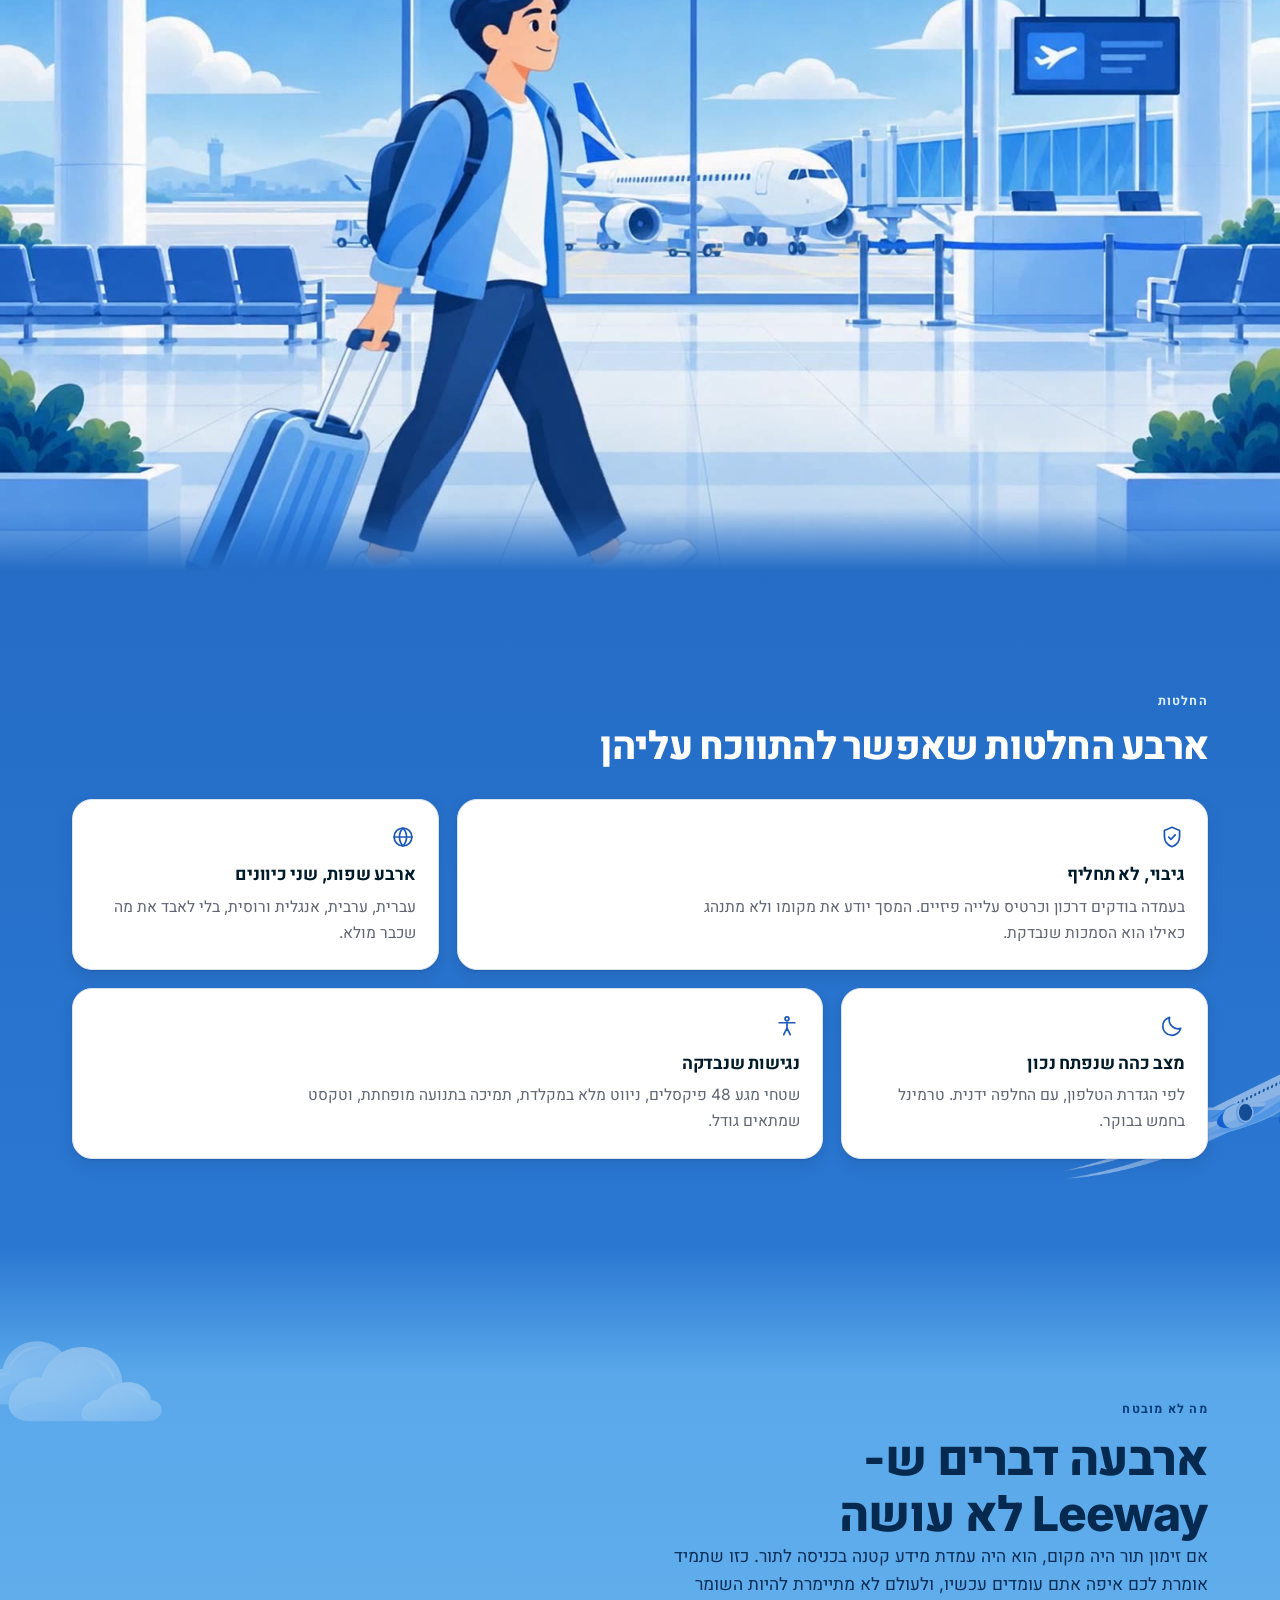
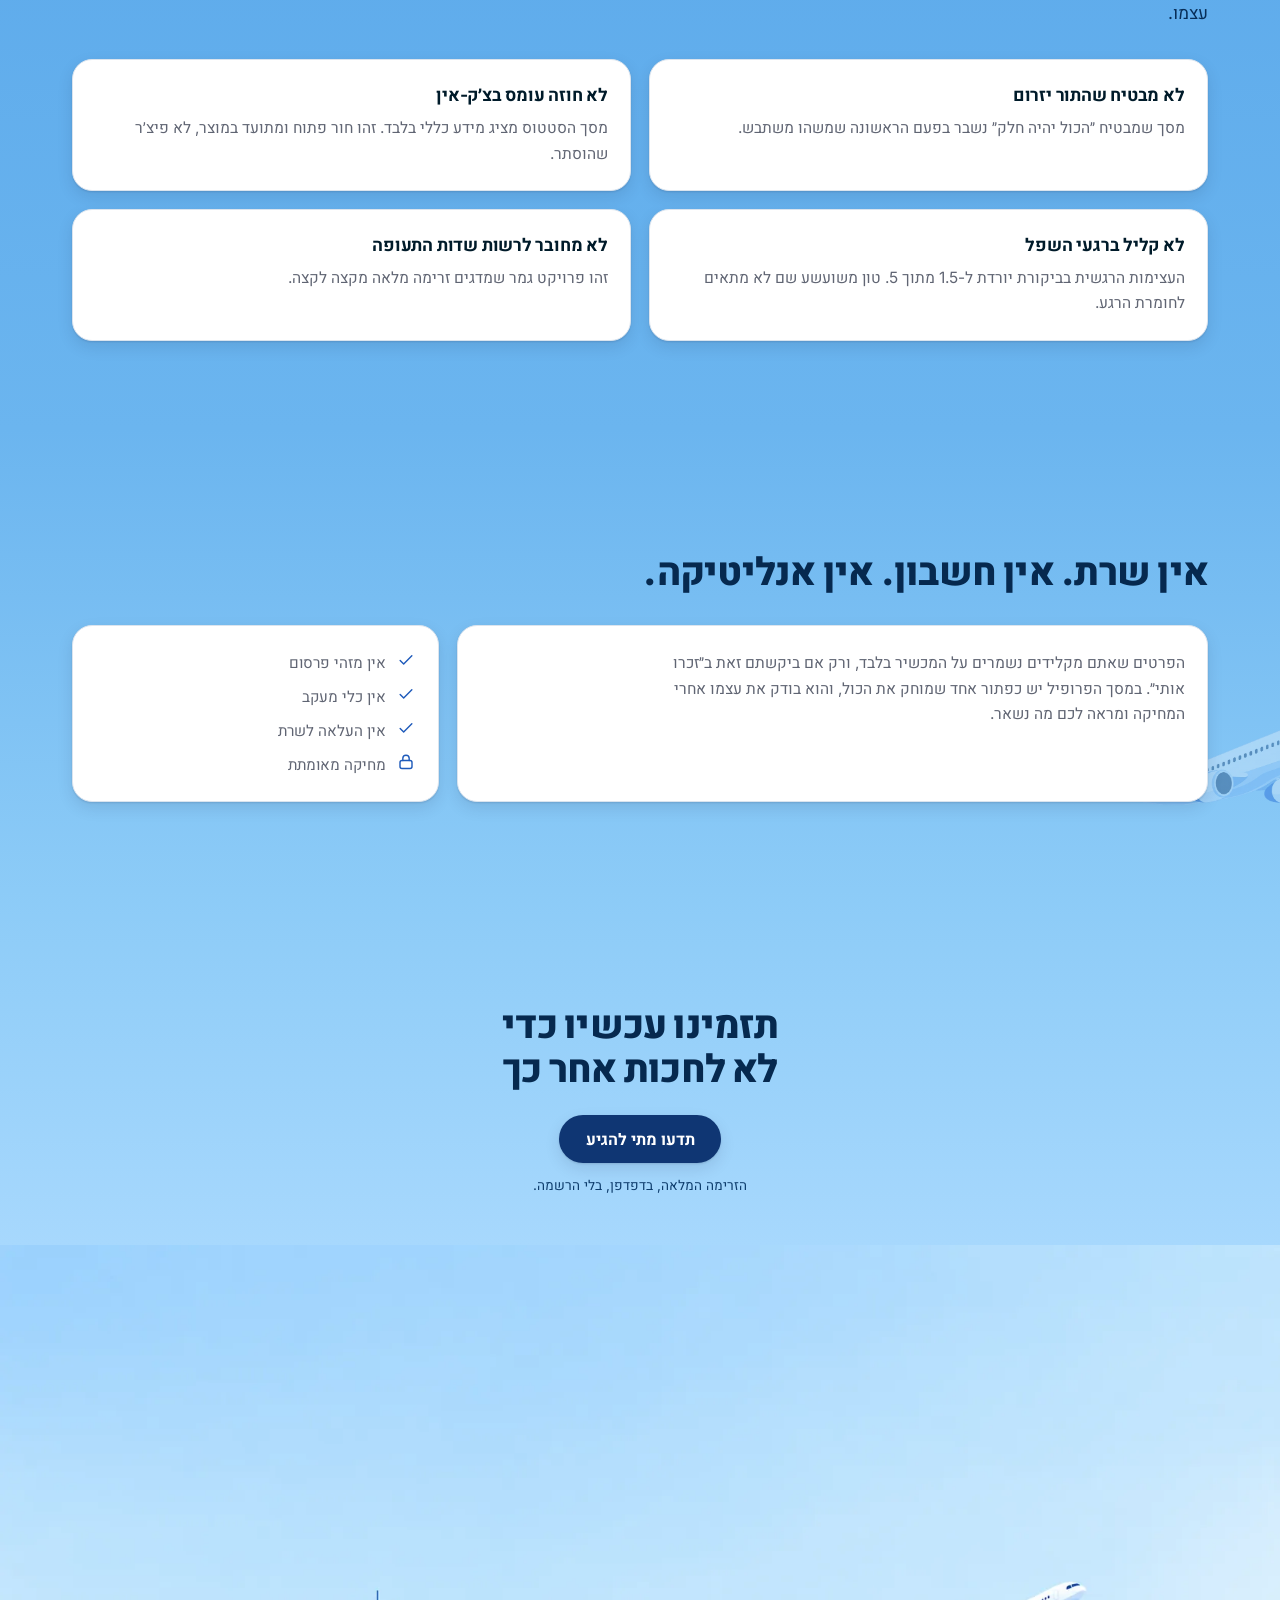
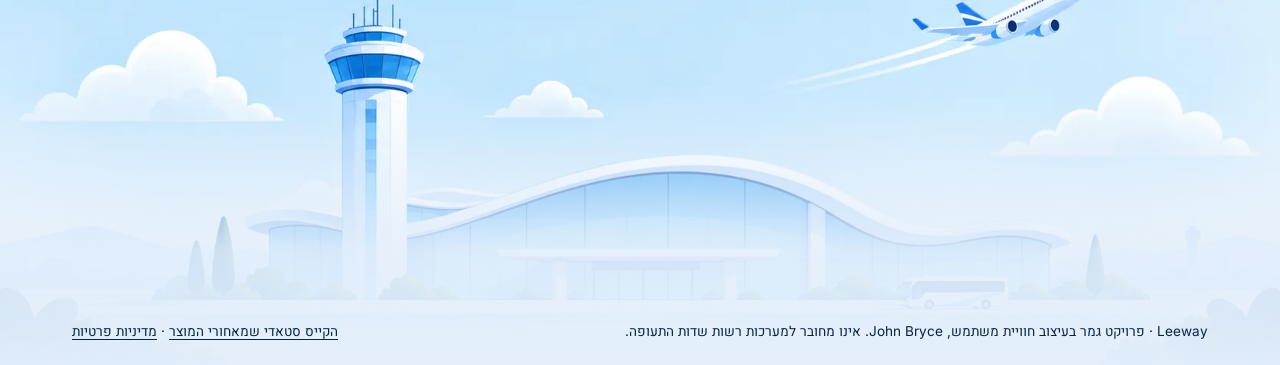
<file: landing/index.html>
<!DOCTYPE html>
<html lang="he" dir="rtl">
<head>
<meta charset="UTF-8">
<meta name="viewport" content="width=device-width, initial-scale=1.0, viewport-fit=cover">
<title>Leeway · די לנחש מתי להגיע לנתב״ג</title>
<meta name="description" content="Leeway מזמן לכם חלון זמן לביקורת הביטחון בנתב״ג, וביום הטיסה מראה איפה אתם עומדים בשני השלבים שמעכבים: ביטחון, ואחריו צ׳ק-אין.">
<meta name="theme-color" content="#0a3a89">
<link rel="icon" href="assets/images/logo-leeway-blue.webp">
<meta property="og:title" content="Leeway · די לנחש מתי להגיע לנתב״ג">
<meta property="og:description" content="זימון חלון זמן לביקורת הביטחון בנתב״ג, ומעקב אחרי שני צווארי הבקבוק ביום הטיסה.">
<meta property="og:image" content="assets/art/sky-wide.webp">
<meta property="og:locale" content="he_IL">
<meta name="twitter:card" content="summary_large_image">

<!--
  ═══════════════════════════════════════════════════════════════════════
  המסג׳ינג, שלב 1. מקור האמת של הדף.
  1. למי      נוסע שטס פעם או פעמיים בשנה ומגיע שלוש שעות מראש.
  2. הכאב     לא יודע איזה משני השלבים יעכב אותו היום.
  3. מה עושה  מזמן חלון לביטחון, מחזיר QR בלי קליטה, ומראה את שני השלבים.
  4. למה אנחנו  בנתב״ג הביטחון קודם לצ׳ק-אין והוא שיחתי.
  5. הפעולה   לפתוח את האפליקציה החיה.
  כותרת : די לנחש מתי להגיע לנתב״ג
  כפתור : תדעו מתי להגיע   ← מחרוזת אחת, בכל הדף, אותו יעד
  ═══════════════════════════════════════════════════════════════════════
-->

<style>
/* ═════════ 1. פונטים מקומיים. לטינית Inter, עברית נופלת ל-Heebo ═════════ */
@font-face{font-family:"Inter";src:url(assets/fonts/inter-latin-400-normal.woff2) format("woff2");font-weight:400;font-display:swap}
@font-face{font-family:"Inter";src:url(assets/fonts/inter-latin-500-normal.woff2) format("woff2");font-weight:500;font-display:swap}
@font-face{font-family:"Inter";src:url(assets/fonts/inter-latin-600-normal.woff2) format("woff2");font-weight:600;font-display:swap}
@font-face{font-family:"Inter";src:url(assets/fonts/inter-latin-700-normal.woff2) format("woff2");font-weight:700;font-display:swap}
@font-face{font-family:"Inter";src:url(assets/fonts/inter-latin-800-normal.woff2) format("woff2");font-weight:800;font-display:swap}
@font-face{font-family:"Heebo";src:url(assets/fonts/heebo-hebrew-400-normal.woff2) format("woff2");font-weight:400;font-display:swap}
@font-face{font-family:"Heebo";src:url(assets/fonts/heebo-hebrew-500-normal.woff2) format("woff2");font-weight:500;font-display:swap}
@font-face{font-family:"Heebo";src:url(assets/fonts/heebo-hebrew-600-normal.woff2) format("woff2");font-weight:600;font-display:swap}
@font-face{font-family:"Heebo";src:url(assets/fonts/heebo-hebrew-700-normal.woff2) format("woff2");font-weight:700;font-display:swap}
@font-face{font-family:"Heebo";src:url(assets/fonts/heebo-hebrew-800-normal.woff2) format("woff2");font-weight:800;font-display:swap}

/* ═════════════════════════════════════════════════════════════════════
   2. טוקנים.
      המצב הבהיר יושב על הכחול של האפליקציה עצמה, #1e5aba, שהוא 52%
      מהפיקסלים במסך הבית שלה. לכן יש כאן שתי רמות: מה שיושב על הקרקע
      הכחולה, ומה שיושב בתוך כרטיס. בלי ההפרדה הזו טקסט אפור של כרטיס
      נופל על כחול והופך לבלתי קריא. הזוג הנמוך ביותר כאן הוא 4.75.
   ═════════════════════════════════════════════════════════════════════ */
:root{
  /* ═══════════════════════════════════════════════════════════════════
     סולם הירידה. הדף הוא טיסה אחת: A0 הוא הגובה, A9 הוא הקרקע.
     כל מקטע צובע את עצמו מהעוגן שלו לעוגן הבא, ולכן אין תפר בין
     מקטעים ואין פסים מתחלפים. A0–A6 הם התחום שבו טקסט לבן עדיין
     עובר 4.5 (A6 הוא בדיוק 4.50), ולכן שם הדיו מתהפך לכהה.
     A9 הוא הפיקסל הראשון של איור הטרמינל, לא ערך שנבחר בעין.
     ═══════════════════════════════════════════════════════════════════ */
  --a0:#0a3a89; --a1:#0f4495; --a2:#154ea1; --a3:#1a59ae;
  --a4:#1f63ba; --a5:#256dc6; --a6:#2a77d2;
  --hinge:#5aa8ea;            /* נקודת המעבר, יושבת בתוך ריפוד ריק */
  --a7:#6bb5ef; --a8:#8ccbf7; --a9:#a7d8fd;

  --surface:#0a3a89;        /* ראש השמיים. הכותרת הנעוצה נשארת בגובה */
  --surface-alt:#174691;    /* color/primary/strong */
  --band:#001b2a;           /* navy/900, נשאר כטוקן, כבר לא בשימוש כפס */
  --band-text:#f2efe9;
  --band-accent:#63b3ed;

  --text:#ffffff;           /* על הקרקע */
  --text-2:#dbe9fb;         /* הועלה: הקרקע מתבהרת לאורך הירידה */
  --accent:#daedff;

  --card:#ffffff;           /* בתוך כרטיס */
  --card-2:#e9f2ff;
  --card-text:#001b2a;
  --card-text-2:#606573;    /* slate/500. slate/400 נכשל בניגודיות */
  --card-border:#dbe4ee;
  --card-accent:#1e5aba;

  /* הזוג הזה לא מתפצל ולא מתהפך. על עמוד כחול הכפתור חייב להיות לבן */
  --emph:#ffffff;
  --on-emph:#0f3673;

  --hairline:rgb(255 255 255 / .18);
  --scrim:rgb(0 20 50 / .55);
  --shadow-1:0 1px 2px rgb(0 20 50 / .12), 0 6px 16px rgb(0 20 50 / .10);
  --shadow-2:0 2px 8px rgb(0 20 50 / .14), 0 22px 50px -16px rgb(0 20 50 / .34);

  --font-body:"Inter","Heebo",system-ui,-apple-system,sans-serif;
  --measure:34rem; --wide:71rem; --max:80rem; --tap:48px; --r:20px;

  /* תנועה. ease-in לא מופיע כאן בכוונה: הוא מתחיל לאט, וזה בדיוק הרגע
     שבו המשתמש מסתכל.                                                */
  --ease-out:cubic-bezier(0.23,1,0.32,1);
  --ease-drawer:cubic-bezier(0.32,0.72,0,1);
  --press-in:100ms; --press-out:160ms; --t-fast:140ms; --t-ui:200ms; --t-reveal:460ms;
  --press-scale:0.97;
  color-scheme:light;
}
:root[data-theme="dark"]{
  /* אותה ירידה, בלילה. כאן אין היפוך דיו: כל הסולם כהה. הגובה הוא
     החלל השחור, ומעל הקרקע יש זוהר קל של השדה, ואז האיור עצמו
     שמתחיל ב-#05162e ולכן A9 הוא בדיוק הערך הזה.                  */
  --a0:#04101f; --a1:#061527; --a2:#07192f; --a3:#081d37;
  --a4:#09213e; --a5:#0a2545; --a6:#0b284b;
  --hinge:#0b294d;
  --a7:#0c2b50; --a8:#0a2444; --a9:#05162e;

  --surface:#04101f; --surface-alt:#001b2a;
  --band:#0f3673;           /* גוון אחר, לא גוון כהה יותר של אותו כחול */
  --band-text:#f2efe9; --band-accent:#63b3ed;
  --text:#f2efe9; --text-2:#c9cede; --accent:#63b3ed;
  --card:#182a4a; --card-2:#0f1d33; --card-text:#f2efe9; --card-text-2:#c9cede;
  --card-border:#2b3d5c; --card-accent:#63b3ed;
  --emph:#63b3ed; --on-emph:#001b2a;
  --hairline:rgb(242 239 233 / .12); --scrim:rgb(0 0 0 / .62);
  --shadow-1:0 1px 2px rgb(0 0 0 / .40), 0 6px 16px rgb(0 0 0 / .32);
  --shadow-2:0 2px 8px rgb(0 0 0 / .45), 0 22px 50px -16px rgb(0 0 0 / .55);
  color-scheme:dark;
}
@media (prefers-reduced-motion:reduce){
  :root{--press-scale:1;--t-reveal:200ms}
  html{scroll-behavior:auto}
}
@media (prefers-reduced-transparency:reduce){
  .top,.sticky-cta{backdrop-filter:none;background-color:var(--surface)}
  .stats li{backdrop-filter:none}
}

/* ═════════ 3. איפוס ═════════ */
*,*::before,*::after{box-sizing:border-box}
html{-webkit-text-size-adjust:100%;scroll-behavior:smooth;scroll-padding-block-start:5.5rem}
/* ═══════════════════════════════════════════════════════════════════
   הרקע של הדף הוא ירידה אחת רצופה, מהשמיים העמוקים למעלה ועד הקרקע
   של הטרמינל למטה. אין פסים מתחלפים ואין קצוות.
   הירידה לא יושבת על ה-body אלא על כל מקטע בנפרד, מהעוגן שלו לעוגן
   הבא. הסיבה מעשית: אחוזים על ה-body היו זזים בכל רוחב מסך, וכאן
   כל מקטע נגמר בדיוק בצבע שבו הבא מתחיל, בכל רוחב. ה-body מחזיק
   את אותה ירידה כגיבוי, למקרה של גלילת יתר.
   הקצוות נמדדו מהאיורים: הטרמינל הבהיר מתחיל ב-#a7d8fd והכהה
   ב-#05162e, ולכן אלה A9 ולא ערכים שנבחרו בעין.
   ═══════════════════════════════════════════════════════════════════ */
body{margin:0;color:var(--text);
  background-color:var(--a4);
  background-image:linear-gradient(to bottom,
    var(--a0) 0%,var(--a2) 20%,var(--a4) 40%,var(--a6) 60%,
    var(--a7) 76%,var(--a8) 88%,var(--a9) 100%);
  background-repeat:no-repeat;background-size:100% 100%;
  font-family:var(--font-body);font-size:17px;line-height:1.65;
  -webkit-font-smoothing:antialiased;overflow-x:hidden}
html{background-color:var(--a0)}
/* הסולם עצמו. סדר המקטעים בדף הוא סדר הירידה. */
.hero{background-image:linear-gradient(to bottom,var(--a0),var(--a1))}
#problem{background-image:linear-gradient(to bottom,var(--a1),var(--a2))}
#solution{background-image:linear-gradient(to bottom,var(--a2),var(--a3))}
#proof{background-image:linear-gradient(to bottom,var(--a3),var(--a4))}
#how{background-image:linear-gradient(to bottom,var(--a4),var(--a5))}
#decisions{background-image:linear-gradient(to bottom,var(--a5),var(--a6))}
/* המקטע היחיד עם שיפוע מהיר, והוא רץ כולו בתוך הריפוד העליון הריק.
   שם, ורק שם, הרקע חוצה את הסף שבו טקסט לבן מפסיק לעבוד, ולכן
   ההיפוך של הדיו קורה במקום שאין בו טקסט.                         */
#limits{--break:clamp(6rem,10vw,9rem);
  padding-block-start:calc(var(--break) + 1.5rem);
  background-image:linear-gradient(to bottom,
    var(--a6) 0,var(--hinge) var(--break),var(--a7) 100%)}
#privacy{background-image:linear-gradient(to bottom,var(--a7),var(--a8))}
.close{background-image:linear-gradient(to bottom,var(--a8),var(--a9))}
img,video,svg{max-inline-size:100%;height:auto}
img{display:block}
p{margin:0 0 1rem;max-inline-size:var(--measure)}
ul,ol{margin:0;padding:0;list-style:none}
a{color:inherit}
h1,h2,h3{margin:0;text-wrap:balance}
h1{font-size:clamp(2.1rem,6vw,3.5rem);line-height:1.06;letter-spacing:-.028em;font-weight:800}
h2{font-size:clamp(1.6rem,3.6vw,2.4rem);line-height:1.16;letter-spacing:-.02em;font-weight:800}
h3{font-size:1.1rem;line-height:1.3;letter-spacing:-.012em;font-weight:700}
.wrap{width:min(100% - 2.5rem,var(--wide));margin-inline:auto}
.col{width:min(100%,var(--measure))}
section{padding-block:clamp(3.5rem,7vw,5.5rem);position:relative}
section > .wrap{position:relative;z-index:1}
/* הפסים המתחלפים ירדו. מה שמפריד בין מקטע למקטע הוא הירידה עצמה,
   ושטיפה בהירה כל מקטע שני הייתה מחזירה בדיוק את הקו האופקי שהיא
   באה למנוע. המחלקה נשארת ב-HTML כי היא מסמנת ריתמוס, אבל היא כבר
   לא צובעת.                                                       */
.section--alt{background-image:none}
.kicker{font-size:.78rem;font-weight:700;letter-spacing:.1em;color:var(--accent);margin:0 0 .7rem;text-transform:uppercase}
.lede{font-size:1.08rem;color:var(--text);max-inline-size:38rem}
.dim{color:var(--text-2)}
:where(a,button,summary,[tabindex]):focus-visible{outline:3px solid var(--emph);outline-offset:3px;border-radius:10px}
.skip{position:absolute;inset-block-start:-100%;inset-inline-start:1rem;z-index:70;
  background-color:var(--emph);color:var(--on-emph);padding:.6rem 1rem;
  border-radius:0 0 12px 12px;text-decoration:none;font-weight:700}
.skip:focus{inset-block-start:0}

/* ═════════ 4. חשיפה בגלילה. שום דבר לא נכנס מ-scale(0) ═════════ */
.reveal{opacity:0;transform:translateY(12px);
  transition:opacity var(--t-reveal) var(--ease-out) var(--d,0ms),
             transform var(--t-reveal) var(--ease-out) var(--d,0ms)}
.reveal.is-in{opacity:1;transform:none}
.no-js .reveal{opacity:1;transform:none}
@media (prefers-reduced-motion:reduce){.reveal{transform:none}}

/* ═════════ 4ב. החלפת שפה. כל הטקסט בדף מוחלף בפריים אחד, והכיוון
   מתהפך מימין-לשמאל לשמאל-לימין. בלי גשר זה הפריים האלים ביותר בדף.
   מטשטשים רק את מכלי הטקסט, אף פעם לא את body: הרקע הוא הדבר היחיד
   שחייב להישאר יציב בזמן שהכל מתחלף. שקיפות בלבד, בלי transform,
   כי transform היה נלחם בהיפוך הכיוון עצמו.                        */
#main,.top__inner{transition:opacity 120ms var(--ease-out)}
:root.is-swapping #main,:root.is-swapping .top__inner{opacity:0}
@media (prefers-reduced-motion:reduce){#main,.top__inner{transition:none}}

/* ═════════ 5. כפתורים. transform ו-filter בלבד, אף פעם all ═════════ */
.ctas{display:flex;flex-wrap:wrap;gap:.75rem;align-items:center}
.btn{display:inline-flex;align-items:center;justify-content:center;gap:.5rem;
  min-height:var(--tap);padding-inline:1.6rem;border-radius:999px;border:1px solid transparent;
  font:inherit;font-weight:700;font-size:1rem;text-decoration:none;cursor:pointer;
  transition:transform var(--press-out) var(--ease-out),filter var(--t-fast) ease,
             background-color var(--t-fast) ease}
.btn:active{transform:scale(var(--press-scale));transition-duration:var(--press-in)}
.btn--primary{background-color:var(--emph);color:var(--on-emph);box-shadow:var(--shadow-1)}
@media (hover:hover) and (pointer:fine){.btn--primary:hover{filter:brightness(1.06)}}
.micro{font-size:.85rem;color:var(--text-2);margin:.7rem 0 0;max-inline-size:26rem}

/* ═════════ 6. כותרת עליונה, חומר שקוף למחצה ═════════ */
/* הכותרת נשארת בצבע ראש השמיים גם כשהדף מתבהר מתחתיה. זו לא פשרה:
   היא הגובה שממנו יצאנו. 86% במקום 76% כי מתחתיה עכשיו יכול לעבור
   רקע בהיר, ובשקיפות הישנה הטקסט הלבן עליה היה נחלש.              */
.top{position:sticky;inset-block-start:0;z-index:60;
  background-color:color-mix(in srgb,var(--surface) 86%,transparent);
  backdrop-filter:blur(14px) saturate(180%);border-block-end:1px solid transparent;
  transition:border-color var(--t-ui) ease,background-color var(--t-ui) ease}
.top.is-stuck{border-block-end-color:var(--hairline)}
.top__inner{display:flex;align-items:center;gap:.6rem;min-height:60px}
.top__brand img{width:112px;height:37px}
.nav{display:none;gap:.25rem;margin-inline-start:auto;font-size:.9rem}
.nav a{padding:.45rem .8rem;border-radius:999px;text-decoration:none;color:var(--text-2);
  transition:color var(--t-fast) ease,background-color var(--t-fast) ease}
.nav a[aria-current="true"]{color:var(--text);background-color:rgb(255 255 255 / .16)}
:root[data-theme="dark"] .nav a[aria-current="true"]{background-color:rgb(242 239 233 / .10)}
@media (hover:hover) and (pointer:fine){.nav a:hover{color:var(--text)}}
@media (min-width:64rem){.nav{display:flex}}
.tools{display:flex;align-items:center;gap:.4rem;margin-inline-start:auto}
@media (min-width:64rem){.tools{margin-inline-start:0}}
/* מתג השפה, באותה צורה שיש באפליקציה עצמה */
.lang{display:inline-flex;border:1px solid var(--hairline);border-radius:999px;overflow:hidden;
  background-color:rgb(255 255 255 / .08)}
.lang button{appearance:none;border:0;background:none;color:var(--text-2);font:inherit;
  font-size:.8rem;font-weight:700;min-height:36px;padding-inline:.7rem;cursor:pointer;
  transition:background-color var(--t-fast) ease,color var(--t-fast) ease,
             transform var(--press-out) var(--ease-out)}
.lang button[aria-pressed="true"]{background-color:var(--emph);color:var(--on-emph)}
.lang button:active{transform:scale(var(--press-scale));transition-duration:var(--press-in)}
.theme-toggle{display:inline-flex;align-items:center;gap:.4rem;min-height:36px;padding-inline:.75rem;
  border-radius:999px;background:none;border:1px solid var(--hairline);color:var(--text-2);
  font:inherit;font-size:.8rem;font-weight:600;cursor:pointer;
  transition:color var(--t-fast) ease,transform var(--press-out) var(--ease-out)}
.theme-toggle:active{transform:scale(var(--press-scale));transition-duration:var(--press-in)}
:root[data-theme="dark"] .theme-toggle .t-dark{display:none}
:root:not([data-theme="dark"]) .theme-toggle .t-light{display:none}
.theme-toggle .lbl{display:none}
@media (min-width:34rem){.theme-toggle .lbl{display:inline}}
.ico{width:26px;height:26px;flex:none;fill:none;stroke-width:1.6;stroke-linecap:round;stroke-linejoin:round}

/* ═════════════════════════════════════════════════════════════════════
   7. הבנטו. שש עמודות למעלה, שתיים בטאבלט, אחת בטלפון. הכרטיסים לא
      באותו גודל בכוונה, זה מה שהופך רשת לבנטו ולא לטבלה. התוכן זהה
      בכל רוחב, רק מסודר אחרת.
   ═════════════════════════════════════════════════════════════════════ */
.bento{display:grid;gap:.9rem;grid-template-columns:1fr;margin-block-start:2rem}
@media (min-width:40rem){.bento{grid-template-columns:repeat(2,1fr);gap:1rem}}
@media (min-width:64rem){
  .bento{grid-template-columns:repeat(6,1fr);gap:1.1rem}
  .b2{grid-column:span 2}.b3{grid-column:span 3}.b4{grid-column:span 4}.b6{grid-column:span 6}
}
.card{background-color:var(--card);color:var(--card-text);border:1px solid var(--card-border);
  border-radius:var(--r);padding:1.5rem 1.4rem;box-shadow:var(--shadow-1);
  display:flex;flex-direction:column;gap:.5rem;transition:box-shadow var(--t-ui) ease}
.card h3{color:var(--card-text)}
.card p{margin:0;font-size:.97rem;color:var(--card-text-2);max-inline-size:32rem}
.card .ico{stroke:var(--card-accent);margin-block-end:.3rem}
.card--flat{background-color:var(--card-2);box-shadow:none}
.card--center{align-items:center;text-align:center}
.quote{margin:.6rem 0 0;padding-block-start:.8rem;border-block-start:1px solid var(--card-border);
  font-size:.96rem;color:var(--card-text)}
.quote cite{display:block;font-style:normal;font-size:.78rem;color:var(--card-text-2);margin-block-start:.35rem}
.sprite{position:absolute;width:0;height:0;overflow:hidden}

/* ═════════════════════════════════════════════════════════════════════
   8. שכבת האיור. שתי משפחות מלאות, אף אחת לא נצבעה בקוד. התמונה שלא
      מוצגת היא display:none עם lazy, ולכן גם לא נטענת.
   ═════════════════════════════════════════════════════════════════════ */
:root[data-theme="dark"] .a-light,:root[data-theme="dark"] .s-light{display:none}
:root:not([data-theme="dark"]) .a-dark,:root:not([data-theme="dark"]) .s-dark{display:none}

.hero{position:relative;isolation:isolate;overflow:hidden;
  padding-block:clamp(3rem,7vw,5rem) clamp(2.5rem,5vw,4rem)}
.hero__art{position:absolute;inset:0;z-index:-2}
.hero__art img{width:100%;height:100%;object-fit:cover;transform:scaleX(-1);
  -webkit-mask-image:linear-gradient(to bottom,#000 58%,transparent 100%);
  mask-image:linear-gradient(to bottom,#000 58%,transparent 100%)}
/* במקור המטוס יושב מימין למעלה, ושם מתחיל הטקסט בעברית. באנגלית
   הטקסט עובר שמאלה, ולכן השיקוף מתבטל וגם הגרדיאנט מתהפך.        */
:root[dir="ltr"] .hero__art img{transform:none}
/* הסקרים של הירו נדעך גם כלפי מטה, לא רק לצדדים. בלי זה הוא נגמר
   בקו אופקי חד בתחתית הירו, ובדיוק הקו הזה נראה בצילום כפס בהיר
   מתחת לרצועת המספרים. כאן הוא נגמר לפני שהמקטע נגמר.             */
.hero::before{content:"";position:absolute;inset:0;z-index:-1;
  -webkit-mask-image:linear-gradient(to bottom,#000 52%,transparent 100%);
  mask-image:linear-gradient(to bottom,#000 52%,transparent 100%);
  background:linear-gradient(to left,rgb(6 44 104 / .93) 0%,rgb(6 44 104 / .82) 34%,
             rgb(6 44 104 / .45) 66%,rgb(6 44 104 / .10) 92%)}
:root[dir="ltr"] .hero::before{background:linear-gradient(to right,rgb(6 44 104 / .93) 0%,
             rgb(6 44 104 / .82) 34%,rgb(6 44 104 / .45) 66%,rgb(6 44 104 / .10) 92%)}
:root[data-theme="dark"] .hero::before{background:linear-gradient(to left,rgb(4 12 24 / .90) 0%,
             rgb(4 12 24 / .72) 40%,rgb(4 12 24 / .28) 74%,rgb(4 12 24 / 0) 100%)}
:root[data-theme="dark"][dir="ltr"] .hero::before{background:linear-gradient(to right,rgb(4 12 24 / .90) 0%,
             rgb(4 12 24 / .72) 40%,rgb(4 12 24 / .28) 74%,rgb(4 12 24 / 0) 100%)}
.hero__grid{display:grid;gap:2.2rem;grid-template-columns:1fr;align-items:center}
@media (min-width:64rem){.hero__grid{grid-template-columns:1.1fr .9fr;gap:3rem}}
.hero h1{margin-block-end:1rem;color:#fff;text-shadow:0 1px 20px rgb(0 20 50 / .25)}
.hero .lede{margin-block-end:.8rem;color:#eaf3ff}
.hero__who{font-size:.95rem;color:#c4dcf5;max-inline-size:32rem;margin-block-end:1.4rem}
.hero .kicker{color:#bfe0ff}
.hero .micro{color:#c4dcf5}
.hero .btn--primary{background-color:#fff;color:#0f3673;
  box-shadow:0 2px 4px rgb(0 20 50 / .18),0 14px 34px -12px rgb(0 20 50 / .5)}
.hero__phone{justify-self:center;width:min(100%,17rem)}
.hero__phone img{width:100%;border-radius:22px;border:1px solid rgb(255 255 255 / .35);
  box-shadow:0 30px 70px -20px rgb(0 20 50 / .6)}
@media (min-width:64rem){.hero__phone{width:min(100%,19rem)}}
.stats{display:grid;grid-template-columns:repeat(2,1fr);gap:.7rem;margin-block-start:clamp(2.2rem,5vw,3.2rem)}
.stats li{background-color:rgb(6 44 104 / .78);border:1px solid rgb(255 255 255 / .30);
  border-radius:16px;padding:.9rem 1rem;backdrop-filter:blur(10px)}
:root[data-theme="dark"] .stats li{background-color:rgb(4 12 24 / .66);
  border-color:rgb(242 239 233 / .20)}
.stats b{display:block;font-size:1.6rem;font-weight:800;letter-spacing:-.02em;line-height:1.1;color:#fff}
.stats span{font-size:.82rem;color:#dbe9fb;display:block;margin-block-start:.15rem}
@media (min-width:48rem){.stats{grid-template-columns:repeat(4,1fr)}}

/* אלמנטים צפים, רק בסקשנים עם רקע שטוח, אף פעם לא מעל טקסט.
   ═══════════════════════════════════════════════════════════════════
   ההיסט האנכי חיובי תמיד, וזה תיקון של באג ולא טעם: קודם הענן ישב
   ב-2.5rem שלילי, כלומר בלט מעל המקטע, וה-overflow חתך אותו בקו
   אופקי חד. במצב הבהיר הענן חיוור והחתך לא נראה, במצב הכהה יש לו
   מתאר בהיר והחתך הפך לקו. עכשיו הענן יושב כולו בתוך המקטע, ובגלל
   שההיסט 2.75rem גדול מטווח הריחוף (22 פיקסלים) הוא לא יכול לצאת
   ממנו גם בשיא התנועה. אופקית הוא כן בולט, אבל שם החיתוך נופל על
   קצה החלון עצמו, ולכן הוא בלתי נראה.
   ═══════════════════════════════════════════════════════════════════ */
.deco{position:absolute;z-index:0;pointer-events:none;opacity:.5;inline-size:min(30vw,17rem)}
.deco--a{inset-block-start:2.75rem;inset-inline-start:-3rem}
.deco--b{inset-block-end:2.75rem;inset-inline-end:-4rem;inline-size:min(34vw,20rem)}
.deco--c{inset-block-start:3.25rem;inset-inline-end:-3.5rem;inline-size:min(26vw,15rem)}
.deco--d{inset-block-end:3.25rem;inset-inline-start:-4rem;inline-size:min(30vw,18rem)}
/* ככל שיורדים הרקע מתבהר, ואיור שנבנה לשמיים כהים מתחיל לצעוק
   עליו. לכן העוצמה יורדת עם הגובה, ולא נשארת קבועה.               */
#limits .deco,#privacy .deco{opacity:.34}
/* רק הסקשנים עם אלמנט צף נחתכים. overflow על כל סקשן היה שובר את
   ה-sticky של הבמה.                                                */
#problem,#solution,#proof,#decisions,#limits,#privacy{overflow:hidden}
/* clip חותך בדיוק כמו hidden, אבל hidden יוצר מיכל גלילה, ומיכל
   גלילה הוא מה ש-view() מודד מולו. עם hidden הענן היה קופא, כי
   הסקשן שהוא יושב בו לא נגלל אף פעם. עם clip המדידה עולה עד לדף
   עצמו. מי שלא מכיר clip מקבל hidden, כלומר חיתוך בלי היסט.        */
@supports (overflow:clip){#problem,#solution,#proof,#decisions,#limits,#privacy{overflow:clip}}
/* היסט קל בגלילה, שני כיוונים הפוכים כדי שייווצר עומק. הציר הוא
   הגלילה עצמה, לא שעון: העננה עוצרת כשהמשתמש עוצר, ולכן זו לא
   תנודה מתמדת ברקע. keyframes נכונים כאן דווקא, כי מי שמניע אותם
   הוא ה-timeline ולא שינוי מצב. הסקשנים כבר חתוכים, ולכן 22
   פיקסלים לא יכולים ליצור גלילה אופקית או אנכית מיותרת.            */
@supports (animation-timeline: view()){
  @media (prefers-reduced-motion:no-preference) and (min-width:48rem){
    .deco--a,.deco--c{animation:driftA linear both;animation-timeline:view();animation-range:cover}
    .deco--b,.deco--d{animation:driftB linear both;animation-timeline:view();animation-range:cover}
  }
}
@keyframes driftA{from{transform:translateY(-18px)}to{transform:translateY(18px)}}
@keyframes driftB{from{transform:translateY(22px)}to{transform:translateY(-22px)}}
@media (max-width:47.99rem){.deco{display:none}}
.tile__art{inline-size:76px;block-size:auto;filter:drop-shadow(0 8px 16px rgb(30 90 186 / .28))}
:root[data-theme="dark"] .tile__art{filter:drop-shadow(0 8px 18px rgb(201 159 92 / .22))}
.tile__n{margin-block-start:.4rem;inline-size:2rem;block-size:2rem;border-radius:999px;
  display:inline-flex;align-items:center;justify-content:center;
  background-color:var(--card-accent);color:#fff;font-weight:700;font-size:.85rem}
:root[data-theme="dark"] .tile__n{color:#001b2a}

/* ═════════ 9. גלריית המסכים, נגללת בתוך עצמה ═════════ */
.rail{display:grid;grid-auto-flow:column;grid-auto-columns:min(62vw,13rem);gap:1rem;
  overflow-x:auto;overscroll-behavior-inline:contain;padding-block:.5rem 1rem;
  scroll-snap-type:inline mandatory;margin-block-start:2rem}
.rail::-webkit-scrollbar{height:8px}
.rail::-webkit-scrollbar-thumb{background-color:rgb(255 255 255 / .3);border-radius:999px}
@media (min-width:64rem){.rail{grid-auto-columns:1fr;overflow:visible}}
.shot{scroll-snap-align:start;margin:0}
.shot__btn{display:block;width:100%;padding:6px;border:1px solid var(--card-border);border-radius:18px;
  background-color:var(--card);cursor:zoom-in;position:relative;overflow:hidden;
  transition:transform var(--press-out) var(--ease-out),box-shadow var(--t-ui) ease}
.shot__btn img{width:100%;border-radius:13px}
.shot__btn::after{content:"";position:absolute;inset-inline:6px;inset-block-end:6px;height:20%;
  border-radius:0 0 13px 13px;pointer-events:none;background:linear-gradient(to top,var(--card),transparent)}
.shot__btn:active{transform:scale(var(--press-scale));transition-duration:var(--press-in)}
@media (hover:hover) and (pointer:fine){.shot__btn:hover{box-shadow:var(--shadow-2)}}
.shot figcaption{margin-block-start:.6rem;font-size:.85rem;color:var(--text-2)}
/* מעברים, לא keyframes. keyframes מתחילים מהתחלה בכל הפעלה, ולכן
   פתיחה וסגירה מהירות קפצו. מעבר מתקן את עצמו לעבר היעד החדש מאיפה
   שהוא נמצא. allow-discrete על display ו-overlay הוא מה שמאפשר
   לאנימציית היציאה לרוץ לפני שהדיאלוג נעלם. דפדפן שלא מכיר את זה
   פשוט סוגר מיד, בדיוק כמו קודם.                                   */
dialog.sheet{border:0;padding:0;background:transparent;max-width:min(92vw,26rem);max-height:88svh;
  overflow:visible;color:var(--card-text);
  opacity:0;transform:scale(.97);
  transition:opacity var(--t-ui) var(--ease-out),
             transform var(--t-ui) var(--ease-out),
             overlay var(--t-ui) allow-discrete,
             display var(--t-ui) allow-discrete}
dialog.sheet[open]{opacity:1;transform:none}
@starting-style{dialog.sheet[open]{opacity:0;transform:scale(.97)}}
dialog.sheet::backdrop{background-color:var(--scrim);backdrop-filter:blur(3px);opacity:0;
  transition:opacity var(--t-ui) var(--ease-out),
             overlay var(--t-ui) allow-discrete,
             display var(--t-ui) allow-discrete}
dialog.sheet[open]::backdrop{opacity:1}
@starting-style{dialog.sheet[open]::backdrop{opacity:0}}
/* הזוג שמתחבר: התמונה הקטנה שנלחצה והתמונה בדיאלוג נושאות את אותו
   שם, ולכן הדפדפן מזיז אחת אל השנייה במקום להחליף ביניהן. השם על
   תמונת הדיאלוג פעיל רק כשהוא פתוח, אחרת שני אלמנטים נושאים אותו
   שם באותו רגע והדפדפן מבטל את המעבר.                              */
dialog.sheet[open] #sheet-img{view-transition-name:shot}
::view-transition-group(shot){animation-duration:260ms;animation-timing-function:var(--ease-out)}
@media (prefers-reduced-motion:reduce){::view-transition-group(shot){animation:none}}
/* בתנועה מופחתת נשארת ההנמכה של השקיפות בלבד, בלי שינוי גודל */
@media (prefers-reduced-motion:reduce){
  dialog.sheet{transform:none}
  dialog.sheet[open]{transform:none}
  @starting-style{dialog.sheet[open]{transform:none}}}
.sheet__inner{background-color:var(--card);border:1px solid var(--card-border);border-radius:20px;
  padding:10px;box-shadow:var(--shadow-2);max-height:88svh;overflow-y:auto}
.sheet__inner img{width:100%;border-radius:14px}
.sheet__bar{display:flex;align-items:center;justify-content:space-between;gap:1rem;padding:.5rem .4rem .7rem}
.sheet__bar p{margin:0;font-size:.9rem;color:var(--card-text-2)}
.sheet__close{min-height:40px;min-width:40px;border-radius:999px;border:1px solid var(--card-border);
  background:none;color:var(--card-text);font:inherit;font-size:1.2rem;line-height:1;cursor:pointer;
  transition:transform var(--press-out) var(--ease-out)}
.sheet__close:active{transform:scale(var(--press-scale));transition-duration:var(--press-in)}

/* ══════════════════════════════════════════════════════
   10. הסרט. מקצה לקצה, ובלי לעצור את הגלילה.
       פס אחד שרץ ברקע בזמן שהעין עוברת עליו. אין כותרת
       מעליו, אין מחוון, ואין sticky: הדף ממשיך לרדת כרגיל
       והסרט הוא רק תוספת נעימה בדרך. הקצה העליון והתחתון
       נמסים לתוך השמיים, כדי שהוא לא יהיה בלוק תקוע.
   ══════════════════════════════════════════════════════ */
.scrub{padding-block:clamp(.75rem,2.5vw,2rem)}
.scrub__media{position:relative;inline-size:100%;overflow:hidden;
  block-size:min(56.25vw,78svh);
  -webkit-mask-image:linear-gradient(to bottom,transparent 0,#000 9%,#000 91%,transparent 100%);
  mask-image:linear-gradient(to bottom,transparent 0,#000 9%,#000 91%,transparent 100%)}
.scrub__media video,.scrub__still{position:absolute;inset:0;display:block;
  inline-size:100%;block-size:100%;max-inline-size:none;max-block-size:none;
  object-fit:cover;object-position:40% 45%;border:0;border-radius:0}
.scrub__still{display:none}
/* בנייד החיתוך הוא בצדדים, סביב הדמות ומה שמאחוריה. */
@media (max-width:39.999rem){
  .scrub__media{block-size:clamp(16rem,50svh,23rem)}
  .scrub__media video,.scrub__still{object-position:34% 50%}
}
/* תנועה מופחתת או חיבור חסכוני: פריים אחד, בלי וידאו. */
.scrub.is-static .scrub__media video{display:none}
.scrub.is-static .scrub__still{display:block}

/* ═════════ 11. מה לא מובטח, פרטיות, סגירה, פוטר ═════════ */
/* הפס ההפוך נמס לתוך הירידה. הוא היה בלוק נייבי אטום באמצע הדף,
   כלומר בדיוק הקטיעה שהירידה באה למנוע. מה שנשאר ממנו הוא הכותרת
   הגדולה יותר, שהיא זו שעשתה את העבודה מלכתחילה, והכרטיסים חוזרים
   להיות כרטיסים רגילים כמו בכל שאר הדף.                           */
.band{background-color:transparent;color:inherit}
.band h2{font-size:clamp(1.9rem,5vw,3rem)}
.checks{display:grid;gap:.55rem}
.checks li{display:flex;align-items:center;gap:.6rem;font-size:.95rem;color:var(--card-text-2)}
.checks .ico{width:20px;height:20px;stroke:var(--card-accent);stroke-width:1.7}
/* הנחיתה. שלושת המקטעים האחרונים הם הגישה לקרקע: הרקע כבר מעבר לסף
   שבו טקסט לבן עובד, ולכן הדיו מתהפך לכהה. זה לא חוק לכל מקטע אלא
   החלפה של ארבעה טוקנים, ולכן כל מה שמשתמש בהם — כותרת משנה, לִיד,
   כפתור, מסגרת פוקוס — מתהפך יחד ובלי חריגים.
   במצב הכהה אין היפוך: שם כל הסולם כהה מלמעלה עד למטה.            */
:root:not([data-theme="dark"]) :is(#limits,#privacy,.close){
  --text:#072d57; --text-2:#0e3d6d; --accent:#0b3f7d;
  --emph:#0f3673; --on-emph:#ffffff}
:root:not([data-theme="dark"]) :is(#limits,#privacy,.close) h2{color:#06294f;text-shadow:none}
:root:not([data-theme="dark"]) :is(#limits,#privacy,.close) .btn--primary{box-shadow:var(--shadow-1)}
.close{text-align:center;padding-block:clamp(4rem,9vw,7rem) clamp(2rem,4vw,3rem)}
.close .ctas{justify-content:center}
.close .micro{margin-inline:auto}
/* ═══════════════════════════════════════════════════════════════════
   הפוטר יושב על האיור עצמו, לא מתחתיו. האיור הוא הקרקע של הפוטר,
   ומעליו סקרים בצבע הכביש שבתמונה, כדי שהטקסט יישאר קריא גם מעל
   השיחים הכהים שבפינות התחתונות.
   ═══════════════════════════════════════════════════════════════════ */
/* האיור נשאר ביחס המקורי שלו. אין object-fit, אין חיתוך, ולכן השורה
   הראשונה שלו היא תמיד השמיים שבראש הקובץ, בדיוק הצבע שאליו הגיע
   .close. מתחת לזה הפוטר צבוע באותו צבע, כך שאם המסך צר והאיור נמוך
   מהמינימום, השטח שמעליו ממשיך את אותה שמיים במקום לחשוף את רקע הדף.
   כאן היה התפר: מסכה בראש האיור חשפה את גרדיאנט הדף הכהה כפס.       */
.bottom{position:relative;display:grid;overflow:hidden;
  background-color:var(--a9);
  min-block-size:15rem;
  border-block-start:0;padding:0;
  font-size:.85rem;color:#092444}
.bottom__art{grid-area:1/1;align-self:end;
  display:block;width:100%;height:auto}
/* הסקרים הועמק והוגבה. בפינות התחתונות של האיור יש שיחים כהים
   ובמצב הכהה יש שם חלונות מוארים, ומעליהם שורת הפוטר בגודל 0.85rem
   הייתה יורדת מתחת ל-4.5. עכשיו היא יושבת על שטח אחיד.            */
.bottom::after{content:"";position:absolute;inset-inline:0;inset-block-end:0;
  block-size:38%;
  background:linear-gradient(to top,rgb(228 239 251 / .985) 0%,rgb(228 239 251 / .90) 42%,
             rgb(228 239 251 / .52) 72%,rgb(228 239 251 / 0) 100%)}
:root[data-theme="dark"] .bottom{background-color:#05162e;color:#e4eaf5}
:root[data-theme="dark"] .bottom::after{
  background:linear-gradient(to top,rgb(4 14 28 / .985) 0%,rgb(4 14 28 / .90) 42%,
             rgb(4 14 28 / .55) 72%,rgb(4 14 28 / 0) 100%)}
/* הפוטר ממשיך את צבע הקרקע של האיור, ולכן הדף נגמר ולא נחתך */

.bottom__inner{grid-area:1/1;align-self:end;position:relative;z-index:1;
  padding-block:1rem 1.4rem;
  display:flex;flex-wrap:wrap;gap:1rem 1.5rem;align-items:center;justify-content:space-between}
.bottom a{text-decoration:underline;text-underline-offset:3px;color:inherit}
.bottom p{max-inline-size:none}
/* מקום ל-CTA הדביק, בלי לדחוף את הטקסט מעל האיור */
/* בנייד הטקסט עולה גבוה יותר בגלל ה-CTA הדביק, ולכן הסקרים גבוה יותר */
@media (max-width:39.99rem){.bottom__inner{padding-block-end:5.5rem}.bottom::after{block-size:56%}}

/* ═════════ 12. CTA דביק בנייד. שני כפתורים גלויים הם שני כפתורים ═════════ */
.sticky-cta{position:fixed;inset-inline:0;inset-block-end:0;z-index:50;
  padding:.65rem 1rem calc(.65rem + env(safe-area-inset-bottom));
  background-color:color-mix(in srgb,var(--surface) 92%,transparent);
  backdrop-filter:blur(12px);border-block-start:1px solid var(--hairline);
  transform:translateY(110%);transition:transform 260ms var(--ease-drawer)}
.sticky-cta.is-on{transform:none}
.sticky-cta .btn{width:100%}
@media (min-width:40rem){.sticky-cta{display:none}}
@media (prefers-reduced-motion:reduce){.sticky-cta{transition:opacity var(--t-ui) linear}}
@media (min-width:90rem){.wrap{width:min(100% - 4rem,var(--max))}}
</style>
</head>

<body class="no-js">
<a class="skip" href="#main" data-i18n="skip">דילוג לתוכן הראשי</a>

<svg class="sprite" aria-hidden="true" focusable="false" xmlns="http://www.w3.org/2000/svg">
  <symbol id="i-shield" viewBox="0 0 24 24"><path d="M12 3l7 3v5.5c0 4.3-2.9 7.9-7 9.5-4.1-1.6-7-5.2-7-9.5V6z"/><path d="M9 12.2l2 2 4-4.2"/></symbol>
  <symbol id="i-route" viewBox="0 0 24 24"><circle cx="6.5" cy="6.5" r="2.5"/><circle cx="17.5" cy="17.5" r="2.5"/><path d="M6.5 9v4a4 4 0 004 4h4.5"/></symbol>
  <symbol id="i-globe" viewBox="0 0 24 24"><circle cx="12" cy="12" r="8.2"/><path d="M3.8 12h16.4M12 3.8c2.2 2.3 3.3 5.2 3.3 8.2s-1.1 5.9-3.3 8.2c-2.2-2.3-3.3-5.2-3.3-8.2S9.8 6.1 12 3.8z"/></symbol>
  <symbol id="i-moon" viewBox="0 0 24 24"><path d="M20 14.2A8.2 8.2 0 019.8 4 8.4 8.4 0 1020 14.2z"/></symbol>
  <symbol id="i-sun" viewBox="0 0 24 24"><circle cx="12" cy="12" r="4"/><path d="M12 2.6v2.2M12 19.2v2.2M2.6 12h2.2M19.2 12h2.2M5.4 5.4l1.6 1.6M17 17l1.6 1.6M18.6 5.4L17 7M7 17l-1.6 1.6"/></symbol>
  <symbol id="i-a11y" viewBox="0 0 24 24"><circle cx="12" cy="5.4" r="1.8"/><path d="M4.8 9h14.4M12 9v5m0 0l-3 6m3-6l3 6"/></symbol>
  <symbol id="i-lock" viewBox="0 0 24 24"><rect x="4.8" y="10.2" width="14.4" height="9.6" rx="2.4"/><path d="M8.2 10.2V7.6a3.8 3.8 0 017.6 0v2.6"/></symbol>
  <symbol id="i-check" viewBox="0 0 24 24"><path d="M5 12.6l4.2 4.2L19 7"/></symbol>
</svg>

<header class="top" id="top">
  <div class="wrap top__inner">
    <div class="top__brand">
      <img src="assets/images/logo-leeway-white.webp" alt="Leeway" width="112" height="37">
    </div>
    <nav class="nav" aria-label="Sections">
      <a href="#problem" data-i18n="nav.problem">הבעיה</a>
      <a href="#solution" data-i18n="nav.solution">מה עושים</a>
      <!-- קישור ״איך זה עובד״ הוסר זמנית: הוא הצביע על מקטע הסרט,
           והמקטע ריק. הוא חוזר יחד עם הווידאו. -->
      <a href="#proof" data-i18n="nav.proof">המסכים</a>
      <a href="#limits" data-i18n="nav.limits">מה לא מובטח</a>
    </nav>
    <div class="tools">
      <div class="lang" role="group" aria-label="Language">
        <button type="button" data-lang="he" aria-pressed="true">HE</button>
        <button type="button" data-lang="en" aria-pressed="false">EN</button>
      </div>
      <button type="button" class="theme-toggle" id="theme-toggle" aria-pressed="false">
        <span class="t-dark"><svg class="ico" style="width:16px;height:16px;stroke:currentColor" aria-hidden="true"><use href="#i-moon"/></svg> <span class="lbl" data-i18n="theme.dark">מצב כהה</span></span>
        <span class="t-light"><svg class="ico" style="width:16px;height:16px;stroke:currentColor" aria-hidden="true"><use href="#i-sun"/></svg> <span class="lbl" data-i18n="theme.light">מצב בהיר</span></span>
      </button>
    </div>
  </div>
</header>

<main id="main">

  <!-- ═══ 01 · הירו ═══ -->
  <section class="hero">
    <div class="hero__art">
      <img class="a-light" src="assets/art/sky-wide.webp" width="1672" height="941" alt="" fetchpriority="high" decoding="async">
      <img class="a-dark" src="assets/art/sky-wide-dark.webp" width="1672" height="941" alt="" loading="lazy" decoding="async">
    </div>
    <div class="wrap">
      <div class="hero__grid">
        <div>
          <p class="kicker reveal" data-i18n="hero.kicker">נתב״ג · ביקורת ביטחון</p>
          <!-- השבירה ידנית ובעברית בלבד. באנגלית המילון מחליף את כל
               ה-innerHTML, ולכן ה-br לא עובר לשם והכותרת האנגלית
               ממשיכה להישבר לבד. -->
          <h1 class="reveal" style="--d:60ms" data-i18n="hero.h1">די לנחש<br>מתי להגיע לנתב״ג</h1>
          <p class="lede reveal" style="--d:110ms" data-i18n="hero.lede">Leeway מזמן לכם חלון זמן לביקורת הביטחון, וביום הטיסה מראה איפה אתם עומדים בשני השלבים שמעכבים: ביטחון, ואחריו צ׳ק-אין.</p>
          <p class="hero__who reveal" style="--d:150ms" data-i18n="hero.who">למי שמגיע שלוש שעות מראש, כי אף אחד לא אומר לו מה יעכב אותו דווקא היום.</p>
          <div class="ctas reveal" style="--d:190ms">
            <a class="btn btn--primary" href="../" data-i18n="cta">תדעו מתי להגיע</a>
          </div>
          <p class="micro reveal" style="--d:230ms" data-i18n="cta.micro">הזרימה המלאה, בדפדפן, בלי הרשמה.</p>
        </div>
        <div class="hero__phone reveal" style="--d:140ms">
          <img class="s-light" src="assets/screens/01-landing.webp" width="620" height="1378" fetchpriority="high" decoding="async" alt="" data-i18n-alt="alt.home">
          <img class="s-dark" src="assets/screens/01-landing-dark.webp" width="620" height="1378" loading="lazy" decoding="async" alt="" data-i18n-alt="alt.homeDark">
        </div>
      </div>
      <ul class="stats">
        <li class="reveal"><b>4</b><span data-i18n="stat.1">ראיונות עומק אמיתיים</span></li>
        <li class="reveal" style="--d:55ms"><b>6/8</b><span data-i18n="stat.2">מגיעים במרווח קבוע, בלי קשר לעומס</span></li>
        <li class="reveal" style="--d:110ms"><b>2</b><span data-i18n="stat.3">צווארי בקבוק שזזים ביניהם</span></li>
        <li class="reveal" style="--d:165ms"><b>4</b><span data-i18n="stat.4">שפות, כולל שני כיווני כתיבה</span></li>
      </ul>
    </div>
  </section>

  <!-- ═══ 02 · הבעיה ═══ -->
  <section class="section--alt" id="problem" aria-labelledby="problem-t">
    <img class="deco deco--a a-light" src="assets/art/cloud-2.webp" alt="" aria-hidden="true" loading="lazy" width="760" height="483">
    <img class="deco deco--a a-dark" src="assets/art/cloud-2-dark.webp" alt="" aria-hidden="true" loading="lazy" width="760" height="221">
    <div class="wrap">
      <p class="kicker reveal" data-i18n="problem.kicker">הבעיה</p>
      <h2 class="reveal" style="--d:60ms" id="problem-t" data-i18n="problem.h2">צוואר הבקבוק זז בין שני שלבים, ואף אחד לא אומר לכם לאן</h2>
      <p class="lede dim reveal" style="--d:100ms" data-i18n="problem.lede">ברוב שדות התעופה הבידוק מגיע אחרי הצ׳ק-אין. בנתב״ג הוא לפניו, והוא שיחתי, כלומר בלתי צפוי בזמן. הראיונות הראו שהעיכוב מחליף מקום בין השניים, לפעמים אצל אותו אדם בין טיסה לטיסה.</p>
      <div class="bento">
        <article class="card b3 reveal" style="--d:120ms">
          <svg class="ico" aria-hidden="true"><use href="#i-shield"/></svg>
          <h3 data-i18n="problem.c1.h">ביקורת ביטחון</h3>
          <p data-i18n="problem.c1.p">השלב שאפשר לזמן מראש. בוחרים חלון, ומקבלים אישור עם QR.</p>
          <blockquote class="quote"><span data-i18n="problem.c1.q">״התור הכי ארוך היה דווקא בבידוק הביטחוני, אבל בדרך כלל אצלי זה קורה בצ׳ק-אין״</span><cite data-i18n="interview3">ריאיון אמיתי 3</cite></blockquote>
        </article>
        <article class="card b3 reveal" style="--d:175ms">
          <svg class="ico" aria-hidden="true"><use href="#i-route"/></svg>
          <h3 data-i18n="problem.c2.h">צ׳ק-אין</h3>
          <p data-i18n="problem.c2.p">השלב שאי אפשר לזמן. מוצג כהערכה שמתעדכנת ביום הטיסה, אחרי שהביטחון הסתיים בפועל.</p>
          <blockquote class="quote"><span data-i18n="problem.c2.q">״זה גרם לצעקות וריבים בין הנוסעים, ולקח לי יותר משעה לעבור את הצ׳ק-אין״</span><cite data-i18n="interview3">ריאיון אמיתי 3</cite></blockquote>
        </article>
        <article class="card card--flat b6 reveal" style="--d:220ms">
          <p data-i18n="problem.foot">לכן הנוסע מתכנן לפי התרחיש הגרוע בשני השלבים ומגיע שלוש שעות מראש, כל פעם מחדש.</p>
        </article>
      </div>
    </div>
  </section>

  <!-- ═══ 03 · מה עושים ═══ -->
  <section id="solution" aria-labelledby="solution-t">
    <img class="deco deco--b a-light" src="assets/art/plane-3.webp" alt="" aria-hidden="true" loading="lazy" width="900" height="588">
    <img class="deco deco--b a-dark" src="assets/art/plane-3-dark.webp" alt="" aria-hidden="true" loading="lazy" width="900" height="588">
    <div class="wrap">
      <p class="kicker reveal" data-i18n="solution.kicker">מה עושים</p>
      <h2 class="reveal" style="--d:60ms" id="solution-t" data-i18n="solution.h2">שלושה דברים, ואף אחד מהם לא מבטיח שהתור יזרום</h2>
      <div class="bento">
        <article class="card card--center b2 reveal" style="--d:100ms">
          <img class="tile__art a-light" src="assets/art/icon-clock.webp" width="260" height="255" loading="lazy" decoding="async" alt="">
          <img class="tile__art a-dark" src="assets/art/icon-clock-dark.webp" width="260" height="255" loading="lazy" decoding="async" alt="">
          <h3 data-i18n="solution.t1.h">מזמנים חלון</h3>
          <p data-i18n="solution.t1.p">בחירה אמיתית אחת: חלון זמן לביקורת הביטחון בלבד. הצ׳ק-אין לא מוצג כבחירה, כי הוא לא באמת בשליטתכם.</p>
          <span class="tile__n">01</span>
        </article>
        <article class="card card--center b2 reveal" style="--d:155ms">
          <img class="tile__art a-light" src="assets/art/icon-calendar.webp" width="260" height="255" loading="lazy" decoding="async" alt="">
          <img class="tile__art a-dark" src="assets/art/icon-calendar-dark.webp" width="260" height="255" loading="lazy" decoding="async" alt="">
          <h3 data-i18n="solution.t2.h">מקבלים אישור</h3>
          <p data-i18n="solution.t2.p">קוד QR שנפתח במסך מלא, בבהירות מלאה, וגם כשאין קליטה בטרמינל.</p>
          <span class="tile__n">02</span>
        </article>
        <article class="card card--center b2 reveal" style="--d:210ms">
          <img class="tile__art a-light" src="assets/art/icon-pin.webp" width="260" height="255" loading="lazy" decoding="async" alt="">
          <img class="tile__art a-dark" src="assets/art/icon-pin-dark.webp" width="260" height="255" loading="lazy" decoding="async" alt="">
          <h3 data-i18n="solution.t3.h">עוקבים ביום הטיסה</h3>
          <p data-i18n="solution.t3.p">איפה אתם על הציר בשני השלבים. אין נתון עדכני? מוצג האחרון הידוע, עם חותמת זמן.</p>
          <span class="tile__n">03</span>
        </article>
      </div>
    </div>
  </section>

  <!-- ═══ 04 · הוכחה ═══ -->
  <section class="section--alt" id="proof" aria-labelledby="proof-t">
    <img class="deco deco--c a-light" src="assets/art/cloud-1.webp" alt="" aria-hidden="true" loading="lazy" width="760" height="570">
    <img class="deco deco--c a-dark" src="assets/art/cloud-1-dark.webp" alt="" aria-hidden="true" loading="lazy" width="760" height="561">
    <div class="wrap">
      <p class="kicker reveal" data-i18n="proof.kicker">המסכים</p>
      <h2 class="reveal" style="--d:60ms" id="proof-t" data-i18n="proof.h2">שבעה מסכים, נלכדו מהאפליקציה שרצה</h2>
      <p class="lede dim reveal" style="--d:100ms" data-i18n="proof.lede">לא ייצוא מ-Figma ולא מוקאפ. צילומים מדפדפן אמיתי מול המוצר. לחיצה על מסך פותחת אותו בגודל מלא.</p>
      <div class="rail reveal" style="--d:140ms" role="region" aria-label="Screens" tabindex="0">
        <figure class="shot"><button type="button" class="shot__btn" aria-haspopup="dialog"><img class="s-light" src="assets/screens/01-landing.webp" width="440" height="978" loading="lazy" decoding="async" alt=""><img class="s-dark" src="assets/screens/01-landing-dark.webp" width="440" height="978" loading="lazy" decoding="async" alt=""></button><figcaption data-i18n="shot.1">דף הבית</figcaption></figure>
        <figure class="shot"><button type="button" class="shot__btn" aria-haspopup="dialog"><img class="s-light" src="assets/screens/02-registration.webp" width="440" height="978" loading="lazy" decoding="async" alt=""><img class="s-dark" src="assets/screens/02-registration-dark.webp" width="440" height="978" loading="lazy" decoding="async" alt=""></button><figcaption data-i18n="shot.2">פרטי נוסע</figcaption></figure>
        <figure class="shot"><button type="button" class="shot__btn" aria-haspopup="dialog"><img class="s-light" src="assets/screens/03-time-choosing.webp" width="440" height="978" loading="lazy" decoding="async" alt=""><img class="s-dark" src="assets/screens/03-time-choosing-dark.webp" width="440" height="978" loading="lazy" decoding="async" alt=""></button><figcaption data-i18n="shot.3">בחירת חלון זמן</figcaption></figure>
        <figure class="shot"><button type="button" class="shot__btn" aria-haspopup="dialog"><img class="s-light" src="assets/screens/04-success.webp" width="440" height="978" loading="lazy" decoding="async" alt=""><img class="s-dark" src="assets/screens/04-success-dark.webp" width="440" height="978" loading="lazy" decoding="async" alt=""></button><figcaption data-i18n="shot.4">אישור הזמנה</figcaption></figure>
        <figure class="shot"><button type="button" class="shot__btn" aria-haspopup="dialog"><img class="s-light" src="assets/screens/05-status.webp" width="440" height="978" loading="lazy" decoding="async" alt=""><img class="s-dark" src="assets/screens/05-status-dark.webp" width="440" height="978" loading="lazy" decoding="async" alt=""></button><figcaption data-i18n="shot.5">סטטוס הטיסה</figcaption></figure>
        <figure class="shot"><button type="button" class="shot__btn" aria-haspopup="dialog"><img class="s-light" src="assets/screens/06-boarding-pass.webp" width="440" height="978" loading="lazy" decoding="async" alt=""><img class="s-dark" src="assets/screens/06-boarding-pass-dark.webp" width="440" height="978" loading="lazy" decoding="async" alt=""></button><figcaption data-i18n="shot.6">כרטיס QR מלא</figcaption></figure>
        <figure class="shot"><button type="button" class="shot__btn" aria-haspopup="dialog"><img class="s-light" src="assets/screens/07-profile.webp" width="440" height="978" loading="lazy" decoding="async" alt=""><img class="s-dark" src="assets/screens/07-profile-dark.webp" width="440" height="978" loading="lazy" decoding="async" alt=""></button><figcaption data-i18n="shot.7">הפרופיל שלי</figcaption></figure>
      </div>
    </div>
  </section>

  <!-- ═══ 05 · הסרט ═══
       דקורטיבי בלבד: אין בו טקסט ואין בו מידע שלא נמצא
       במקום אחר בדף, ולכן aria-hidden. ה-src נקבע ב-JS.  -->
  <section class="scrub" id="how" aria-hidden="true">
    <div class="scrub__media">
      <video id="scrub-video" muted loop playsinline preload="none" disablepictureinpicture></video>
      <img class="scrub__still" id="scrub-still" alt="" width="1600" height="900" decoding="async">
    </div>
  </section>

  <!-- ═══ 06 · החלטות ═══ -->
  <section id="decisions" aria-labelledby="decisions-t">
    <img class="deco deco--d a-light" src="assets/art/plane-1.webp" alt="" aria-hidden="true" loading="lazy" width="900" height="522">
    <img class="deco deco--d a-dark" src="assets/art/plane-1-dark.webp" alt="" aria-hidden="true" loading="lazy" width="900" height="518">
    <div class="wrap">
      <p class="kicker reveal" data-i18n="dec.kicker">החלטות</p>
      <h2 class="reveal" style="--d:60ms" id="decisions-t" data-i18n="dec.h2">ארבע החלטות שאפשר להתווכח עליהן</h2>
      <div class="bento">
        <article class="card b4 reveal" style="--d:100ms">
          <svg class="ico" aria-hidden="true"><use href="#i-shield"/></svg>
          <h3 data-i18n="dec.1.h">גיבוי, לא תחליף</h3>
          <p data-i18n="dec.1.p">בעמדה בודקים דרכון וכרטיס עלייה פיזיים. המסך יודע את מקומו ולא מתנהג כאילו הוא הסמכות שנבדקת.</p>
        </article>
        <article class="card b2 reveal" style="--d:155ms">
          <svg class="ico" aria-hidden="true"><use href="#i-globe"/></svg>
          <h3 data-i18n="dec.2.h">ארבע שפות, שני כיוונים</h3>
          <p data-i18n="dec.2.p">עברית, ערבית, אנגלית ורוסית, בלי לאבד את מה שכבר מולא.</p>
        </article>
        <article class="card b2 reveal" style="--d:210ms">
          <svg class="ico" aria-hidden="true"><use href="#i-moon"/></svg>
          <h3 data-i18n="dec.3.h">מצב כהה שנפתח נכון</h3>
          <p data-i18n="dec.3.p">לפי הגדרת הטלפון, עם החלפה ידנית. טרמינל בחמש בבוקר.</p>
        </article>
        <article class="card b4 reveal" style="--d:265ms">
          <svg class="ico" aria-hidden="true"><use href="#i-a11y"/></svg>
          <h3 data-i18n="dec.4.h">נגישות שנבדקה</h3>
          <p data-i18n="dec.4.p">שטחי מגע 48 פיקסלים, ניווט מלא במקלדת, תמיכה בתנועה מופחתת, וטקסט שמתאים גודל.</p>
        </article>
      </div>
    </div>
  </section>

  <!-- ═══ 07 · הפס ההפוך ═══ -->
  <section class="band" id="limits" aria-labelledby="limits-t">
    <img class="deco deco--c a-light" src="assets/art/cloud-3.webp" alt="" aria-hidden="true" loading="lazy" width="760" height="582">
    <img class="deco deco--c a-dark" src="assets/art/cloud-3-dark.webp" alt="" aria-hidden="true" loading="lazy" width="760" height="499">
    <div class="wrap">
      <div class="col">
        <p class="kicker reveal" data-i18n="lim.kicker">מה לא מובטח</p>
        <h2 class="reveal" style="--d:60ms" id="limits-t" data-i18n="lim.h2">ארבעה דברים ש-Leeway לא עושה</h2>
        <p class="lede reveal" style="--d:100ms" data-i18n="lim.lede">אם זימון תור היה מקום, הוא היה עמדת מידע קטנה בכניסה לתור. כזו שתמיד אומרת לכם איפה אתם עומדים עכשיו, ולעולם לא מתיימרת להיות השומר עצמו.</p>
      </div>
      <div class="bento">
        <article class="card b3 reveal" style="--d:140ms"><h3 data-i18n="lim.1.h">לא מבטיח שהתור יזרום</h3><p data-i18n="lim.1.p">מסך שמבטיח ״הכול יהיה חלק״ נשבר בפעם הראשונה שמשהו משתבש.</p></article>
        <article class="card b3 reveal" style="--d:195ms"><h3 data-i18n="lim.2.h">לא חוזה עומס בצ׳ק-אין</h3><p data-i18n="lim.2.p">מסך הסטטוס מציג מידע כללי בלבד. זהו חור פתוח ומתועד במוצר, לא פיצ׳ר שהוסתר.</p></article>
        <article class="card b3 reveal" style="--d:250ms"><h3 data-i18n="lim.3.h">לא קליל ברגעי השפל</h3><p data-i18n="lim.3.p">העצימות הרגשית בביקורת יורדת ל-1.5 מתוך 5. טון משועשע שם לא מתאים לחומרת הרגע.</p></article>
        <article class="card b3 reveal" style="--d:305ms"><h3 data-i18n="lim.4.h">לא מחובר לרשות שדות התעופה</h3><p data-i18n="lim.4.p">זהו פרויקט גמר שמדגים זרימה מלאה מקצה לקצה.</p></article>
      </div>
    </div>
  </section>

  <!-- ═══ 08 · פרטיות ═══ -->
  <section class="section--alt" id="privacy" aria-labelledby="privacy-t">
    <img class="deco deco--d a-light" src="assets/art/plane-2.webp" alt="" aria-hidden="true" loading="lazy" width="900" height="523">
    <img class="deco deco--d a-dark" src="assets/art/plane-2-dark.webp" alt="" aria-hidden="true" loading="lazy" width="900" height="522">
    <div class="wrap">
      <p class="kicker reveal" data-i18n="priv.kicker">פרטיות</p>
      <h2 class="reveal" style="--d:60ms" id="privacy-t" data-i18n="priv.h2">אין שרת. אין חשבון. אין אנליטיקה.</h2>
      <div class="bento">
        <article class="card b4 reveal" style="--d:100ms">
          <p data-i18n="priv.p">הפרטים שאתם מקלידים נשמרים על המכשיר בלבד, ורק אם ביקשתם זאת ב״זכרו אותי״. במסך הפרופיל יש כפתור אחד שמוחק את הכול, והוא בודק את עצמו אחרי המחיקה ומראה לכם מה נשאר.</p>
        </article>
        <article class="card b2 reveal" style="--d:150ms">
          <ul class="checks">
            <li><svg class="ico" aria-hidden="true"><use href="#i-check"/></svg> <span data-i18n="priv.1">אין מזהי פרסום</span></li>
            <li><svg class="ico" aria-hidden="true"><use href="#i-check"/></svg> <span data-i18n="priv.2">אין כלי מעקב</span></li>
            <li><svg class="ico" aria-hidden="true"><use href="#i-check"/></svg> <span data-i18n="priv.3">אין העלאה לשרת</span></li>
            <li><svg class="ico" aria-hidden="true"><use href="#i-lock"/></svg> <span data-i18n="priv.4">מחיקה מאומתת</span></li>
          </ul>
        </article>
      </div>
    </div>
  </section>

  <!-- ═══ 09 · סגירה ═══ -->
  <section class="close" id="close">
    <div class="wrap col" style="margin-inline:auto">
      <h2 class="reveal" data-i18n="close.h2">תזמינו עכשיו כדי לא לחכות אחר כך</h2>
      <div class="ctas reveal" style="--d:80ms;margin-block-start:1.5rem">
        <a class="btn btn--primary" href="../" data-i18n="cta">תדעו מתי להגיע</a>
      </div>
      <p class="micro reveal" style="--d:120ms" data-i18n="cta.micro">הזרימה המלאה, בדפדפן, בלי הרשמה.</p>
    </div>
  </section>

</main>

<div class="sticky-cta" id="sticky-cta" aria-hidden="true">
  <a class="btn btn--primary" href="../" tabindex="-1" data-i18n="cta">תדעו מתי להגיע</a>
</div>

<footer class="bottom">
  <img class="bottom__art a-light" src="assets/art/terminal-wide.webp" width="1672" height="941" loading="lazy" decoding="async" alt="" data-i18n-alt="alt.terminal">
  <img class="bottom__art a-dark" src="assets/art/terminal-wide-dark.webp" width="1672" height="941" loading="lazy" decoding="async" alt="" data-i18n-alt="alt.terminalDark">
  <div class="wrap bottom__inner">
    <p style="margin:0" data-i18n="footer">Leeway · פרויקט גמר בעיצוב חוויית משתמש, John Bryce. אינו מחובר למערכות רשות שדות התעופה.</p>
    <p style="margin:0"><a href="../case/" data-i18n="footer.case">הקייס סטאדי שמאחורי המוצר</a> · <a href="../privacy.html" data-i18n="footer.privacy">מדיניות פרטיות</a></p>
  </div>
</footer>

<dialog class="sheet" id="sheet" aria-label="Screen">
  <div class="sheet__inner">
    <div class="sheet__bar">
      <p id="sheet-cap"></p>
      <button type="button" class="sheet__close" data-close aria-label="Close">&#215;</button>
    </div>
    <img id="sheet-img" alt="" width="440" height="978">
  </div>
</dialog>

<script>
(function(){
  "use strict";
  var root = document.documentElement;
  document.body.classList.remove("no-js");

  /* ── 1. שפה ────────────────────────────────────────────────────────
     העברית יושבת ב-HTML, ולכן בלי JS הדף עברי ותקין. האנגלית היא
     מילון שמחליף טקסטים ומסובב את כיוון הדף. אין קובץ שני, ואין
     כתובת שנייה שצריך לתחזק.                                       */
  var EN = {
    "skip":"Skip to main content",
    "nav.problem":"The problem","nav.solution":"What it does","nav.how":"How it works","nav.proof":"The screens","nav.limits":"What it does not promise",
    "theme.dark":"Dark mode","theme.light":"Light mode",
    "hero.kicker":"Ben Gurion · security check",
    "hero.h1":"Stop guessing when to get to Ben Gurion",
    "hero.lede":"Leeway books you a time window for the security check, and on flight day shows where you stand in the two stages that hold people up: security, then check-in.",
    "hero.who":"For anyone who shows up three hours early, because nobody tells them what will hold them up on this particular day.",
    "cta":"Know when to arrive",
    "cta.micro":"The full flow, in your browser, no signup.",
    "stat.1":"real in-depth interviews","stat.2":"arrive with a fixed margin, whatever the load",
    "stat.3":"bottlenecks that trade places","stat.4":"languages, both writing directions",
    "problem.kicker":"The problem",
    "problem.h2":"The bottleneck moves between two stages, and nobody tells you where",
    "problem.lede":"In most airports the security check comes after check-in. At Ben Gurion it comes first, and it is conversational, which makes its length unpredictable. The interviews showed the delay trading places between the two, sometimes for the same person from one flight to the next.",
    "problem.c1.h":"Security check","problem.c1.p":"The stage you can book ahead. Pick a window, get a confirmation with a QR code.",
    "problem.c1.q":"&#8220;The longest queue was actually at the security check, but usually for me it happens at check-in&#8221;",
    "problem.c2.h":"Check-in","problem.c2.p":"The stage you cannot book. Shown as an estimate that updates on flight day, after security is actually done.",
    "problem.c2.q":"&#8220;It caused shouting and arguments between passengers, and it took me more than an hour to get through check-in&#8221;",
    "interview3":"Real interview 3, translated from Hebrew",
    "problem.foot":"So the passenger prices in both stages and arrives three hours early, every time.",
    "solution.kicker":"What it does",
    "solution.h2":"Three things, and none of them promises the queue will flow",
    "solution.t1.h":"Book a window","solution.t1.p":"One real choice: a time window for the security check only. Check-in is not offered as a choice, because it is not actually under your control.",
    "solution.t2.h":"Get your pass","solution.t2.p":"A QR code that opens full screen, at full brightness, and works with no signal in the terminal.",
    "solution.t3.h":"Track it on flight day","solution.t3.p":"Where you stand in both stages. No fresh data? The last known value is shown, with a timestamp.",
    "proof.kicker":"The screens","proof.h2":"Seven screens, captured from the running app",
    "proof.lede":"No Figma export and no mockup. Screenshots from a real browser against the product. Click a screen to open it full size.",
    "shot.1":"Home","shot.2":"Passenger details","shot.3":"Choosing a window","shot.4":"Confirmation",
    "shot.5":"Flight day status","shot.6":"QR pass","shot.7":"My profile",
    "how.alt":"An illustrated passenger walking through the terminal",
    "dec.kicker":"Decisions","dec.h2":"Four decisions you can argue with",
    "dec.1.h":"Backup, not replacement","dec.1.p":"At the desk they check a physical passport and boarding pass. The screen knows its place and does not act like the authority being checked.",
    "dec.2.h":"Four languages, two directions","dec.2.p":"Hebrew, Arabic, English and Russian, without losing what you already typed.",
    "dec.3.h":"Dark mode that opens right","dec.3.p":"Follows the phone setting, with a manual switch. A terminal at five in the morning.",
    "dec.4.h":"Accessibility that was tested","dec.4.p":"48 pixel touch targets, full keyboard navigation, reduced motion support, and text that scales.",
    "lim.kicker":"What it does not promise","lim.h2":"Four things Leeway does not do",
    "lim.lede":"If booking a queue slot were a place, it would be a small information desk at the entrance to the queue. One that always tells you where you stand right now, and never pretends to be the guard.",
    "lim.1.h":"It does not promise the queue will flow","lim.1.p":"A screen that promises everything will be smooth breaks the first time something goes wrong.",
    "lim.2.h":"It does not predict the check-in load","lim.2.p":"The status screen shows general information only. That is an open, documented hole in the product, not a feature quietly hidden.",
    "lim.3.h":"It is not playful in the low moments","lim.3.p":"Emotional intensity at the security check drops to 1.5 out of 5. An amused tone there does not fit the weight of the moment.",
    "lim.4.h":"It is not connected to the Airports Authority","lim.4.p":"This is a final project that demonstrates a complete end to end flow.",
    "priv.kicker":"Privacy","priv.h2":"No server. No account. No analytics.",
    "priv.p":"What you type stays on the device, and only if you asked for it with Remember me. The profile screen has one button that erases everything, and it checks itself after the deletion and shows you what is left.",
    "priv.1":"No advertising identifiers","priv.2":"No tracking tools","priv.3":"Nothing uploaded to a server","priv.4":"Verified deletion",
    "close.h2":"Book now so you do not wait later",
    "footer":"Leeway · UX design final project, John Bryce. Not connected to Israel Airports Authority systems.",
    "footer.case":"The case study behind the product","footer.privacy":"Privacy policy",
    "alt.home":"The Leeway home screen: a button to book a new time window and a status card.",
    "alt.homeDark":"The same home screen in dark mode.",
    "alt.still":"The Leeway flight day screen: a QR pass and a timeline with identification, security check and check-in.",
    "alt.terminal":"Ben Gurion airport, illustrated: the terminal, the control tower and a plane taking off.",
    "alt.terminalDark":"The same airport at night, lit windows and a plane taking off.",
    "title":"Leeway · Stop guessing when to get to Ben Gurion",
    "desc":"Leeway books you a time window for the security check at Ben Gurion, and on flight day shows where you stand in the two stages that hold people up."
  };
  var HE = {};
  document.querySelectorAll("[data-i18n]").forEach(function(el){ HE[el.dataset.i18n] = el.innerHTML; });
  document.querySelectorAll("[data-i18n-alt]").forEach(function(el){ HE[el.dataset.i18nAlt] = el.alt; });
  HE["title"] = document.title;
  HE["desc"]  = document.querySelector('meta[name="description"]').content;
  HE["alt.home"] = "מסך הבית של Leeway: כפתור להזמנת חלון זמן חדש וכרטיס סטטוס.";
  HE["alt.homeDark"] = "אותו מסך בית, במצב כהה.";
  HE["alt.still"] = "מסך יום הטיסה: כרטיס QR וציר עם זיהוי, ביקורת ביטחון וצ׳ק-אין.";
  HE["alt.terminal"] = "נמל התעופה בן גוריון, איור: הטרמינל, מגדל הפיקוח ומטוס ממריא.";
  HE["alt.terminalDark"] = "אותו נמל תעופה בלילה, חלונות מוארים ומטוס ממריא.";

  var LKEY = "leeway-lp-lang";
  var langBtns = [].slice.call(document.querySelectorAll(".lang button"));
  function readLang(){ try { return localStorage.getItem(LKEY); } catch(e){ return null; } }
  function saveLang(v){ try { localStorage.setItem(LKEY, v); } catch(e){} }
  function applyLang(lang){
    var dict = lang === "en" ? EN : HE;
    root.setAttribute("lang", lang === "en" ? "en" : "he");
    root.setAttribute("dir",  lang === "en" ? "ltr" : "rtl");
    document.querySelectorAll("[data-i18n]").forEach(function(el){
      var v = dict[el.dataset.i18n]; if (v != null) el.innerHTML = v;
    });
    document.querySelectorAll("[data-i18n-alt]").forEach(function(el){
      var v = dict[el.dataset.i18nAlt]; if (v != null) el.alt = v;
    });
    document.title = dict["title"] || HE["title"];
    var d = document.querySelector('meta[name="description"]'); if (d) d.content = dict["desc"] || HE["desc"];
    langBtns.forEach(function(b){ b.setAttribute("aria-pressed", b.dataset.lang === lang ? "true" : "false"); });
  }
  applyLang(readLang() === "en" ? "en" : "he");
  /* טעינה ראשונה בלי הצללה, ההחלפה בלחיצה עם גשר של 120 מיליושניות
     החוצה ו-120 חזרה. סך הכל 240, בתוך התקציב. בתנועה מופחתת מחליפים
     מיד. השמירה קורית תמיד, גם אם המשתמש עוזב באמצע.               */
  var calmSwap = matchMedia("(prefers-reduced-motion: reduce)");
  var swapping = false;
  function switchLang(lang){
    saveLang(lang);
    if (calmSwap.matches || swapping){ applyLang(lang); return; }
    swapping = true;
    root.classList.add("is-swapping");
    setTimeout(function(){
      applyLang(lang);
      root.classList.remove("is-swapping");
      swapping = false;
    }, 120);
  }
  langBtns.forEach(function(b){
    b.addEventListener("click", function(){ switchLang(b.dataset.lang); });
  });

  /* ── 2. מצב תצוגה. אחסון עטוף ב-try/catch בשני הכיוונים ─────────── */
  var TKEY = "leeway-lp-theme";
  var tbtn = document.getElementById("theme-toggle");
  function readT(){ try { return localStorage.getItem(TKEY); } catch(e){ return null; } }
  function saveT(v){ try { localStorage.setItem(TKEY, v); } catch(e){} }
  function applyT(v){
    if (v === "dark") root.setAttribute("data-theme","dark"); else root.removeAttribute("data-theme");
    if (tbtn) tbtn.setAttribute("aria-pressed", v === "dark" ? "true" : "false");
    var m = document.querySelector('meta[name="theme-color"]');
    if (m) m.setAttribute("content", v === "dark" ? "#04101f" : "#0a3a89");
  }
  var storedT = readT();
  applyT(storedT ? storedT : (matchMedia("(prefers-color-scheme: dark)").matches ? "dark" : "light"));
  if (tbtn) tbtn.addEventListener("click", function(){
    applyT(root.getAttribute("data-theme") === "dark" ? "light" : "dark");
    saveT(root.getAttribute("data-theme") === "dark" ? "dark" : "light");
  });

  /* ── 3. חשיפה בגלילה, once.
     גלילה מהירה או קפיצה לעוגן עלולות להעיף אלמנט מעל הקיפול בין שני
     פריימים. top שלילי אומר שהוא כבר עבר, ולכן חייב להיות גלוי.     */
  var revealables = document.querySelectorAll(".reveal");
  if ("IntersectionObserver" in window){
    var io = new IntersectionObserver(function(entries){
      entries.forEach(function(e){
        var passed = e.boundingClientRect.top < 0;
        if (!e.isIntersecting && !passed) return;
        e.target.classList.add("is-in");
        io.unobserve(e.target);
      });
    }, { rootMargin:"0px 0px -10% 0px", threshold:0.08 });
    revealables.forEach(function(el){ io.observe(el); });
  } else { revealables.forEach(function(el){ el.classList.add("is-in"); }); }

  /* ── 4. כותרת נעוצה, סנטינל בגובה פיקסל ─────────────────────────── */
  var top = document.getElementById("top");
  if (top && "IntersectionObserver" in window){
    var s = document.createElement("div");
    s.setAttribute("aria-hidden","true");
    s.style.cssText = "position:absolute;inset-block-start:0;height:1px;width:1px;";
    document.body.prepend(s);
    new IntersectionObserver(function(e){ top.classList.toggle("is-stuck", !e[0].isIntersecting); }).observe(s);
  }

  /* ── 5. ניווט, מסמן את הסקשן שעל המסך ───────────────────────────── */
  var links = [].slice.call(document.querySelectorAll(".nav a"));
  var map = {};
  links.forEach(function(a){ var el = document.querySelector(a.getAttribute("href")); if (el) map[el.id] = a; });
  if ("IntersectionObserver" in window && links.length){
    var nio = new IntersectionObserver(function(entries){
      entries.forEach(function(e){
        if (!e.isIntersecting) return;
        links.forEach(function(a){ a.removeAttribute("aria-current"); });
        if (map[e.target.id]) map[e.target.id].setAttribute("aria-current","true");
      });
    }, { rootMargin:"-45% 0px -50% 0px" });
    Object.keys(map).forEach(function(id){ nio.observe(document.getElementById(id)); });
  }

  /* ── 6. ה-CTA הדביק ─────────────────────────────────────────────── */
  (function(){
    var bar  = document.getElementById("sticky-cta");
    var hero = document.querySelector(".hero .ctas");
    var end  = document.querySelector(".close .ctas");
    if (!bar || !hero || !end || !("IntersectionObserver" in window)) return;
    var heroOut = false, endIn = false;
    function refresh(){
      var on = heroOut && !endIn;
      bar.classList.toggle("is-on", on);
      bar.setAttribute("aria-hidden", on ? "false" : "true");
      var a = bar.querySelector("a"); if (a) a.tabIndex = on ? 0 : -1;
    }
    new IntersectionObserver(function(e){ heroOut = !e[0].isIntersecting; refresh(); },{threshold:0}).observe(hero);
    new IntersectionObserver(function(e){ endIn  =  e[0].isIntersecting; refresh(); },{threshold:0}).observe(end);
  })();

  /* ── 7. דיאלוג המסכים ───────────────────────────────────────────── */
  (function(){
    var dlg = document.getElementById("sheet");
    var img = document.getElementById("sheet-img");
    var cap = document.getElementById("sheet-cap");
    if (!dlg || !img) return;
    var opener = null;
    var calmShot = matchMedia("(prefers-reduced-motion: reduce)");

    function fill(b){
      var dark = root.getAttribute("data-theme") === "dark";
      var src = b.querySelector(dark ? "img.s-dark" : "img.s-light") || b.querySelector("img");
      if (!src) return false;
      opener = b;
      img.src = src.getAttribute("src");
      var fc = b.parentElement.querySelector("figcaption");
      cap.textContent = fc ? fc.textContent : "";
      img.alt = cap.textContent;
      if (dlg.showModal) dlg.showModal(); else dlg.setAttribute("open","");
      return true;
    }

    /* התמונה הקטנה גדלה לתמונה הגדולה במקום שדיאלוג יופיע משום מקום.
       השם חייב להיות ייחודי בזמן נתון, ולכן הוא מוצמד ללחצן שנלחץ
       ומוסר מיד אחרי. דפדפן בלי View Transitions נופל למעבר הרגיל
       של הדיאלוג, בלי שום שגיאה.                                    */
    function reveal(b){
      if (!document.startViewTransition || calmShot.matches){ fill(b); return; }
      b.style.viewTransitionName = "shot";
      var vt = document.startViewTransition(function(){
        /* משחררים את השם בתוך העדכון, בין צילום המצב הישן לחדש, כדי
           שברגע נתון רק אלמנט אחד יחזיק אותו.                       */
        b.style.viewTransitionName = "";
        fill(b);
      });
      vt.finished.catch(function(){}).then(function(){ b.style.viewTransitionName = ""; });
    }

    document.querySelectorAll(".shot__btn").forEach(function(b){
      b.addEventListener("click", function(){ reveal(b); });
    });
    dlg.querySelectorAll("[data-close]").forEach(function(x){ x.addEventListener("click", function(){ dlg.close(); }); });
    /* לחיצה בתוך התוכן מדווחת על אלמנט פנימי, רק לחיצה על הרקע מדווחת
       על הדיאלוג עצמו.                                              */
    dlg.addEventListener("click", function(e){ if (e.target === dlg) dlg.close(); });
    dlg.addEventListener("close", function(){ if (opener){ opener.focus(); opener = null; } });
  })();

  /* ── 8. הסרט ────────────────────────────────────────────
     לולאה שקטה שרצה רק כשהיא על המסך. בלי seek, בלי sticky
     ובלי להחזיק את הגלילה: הסרט הוא רקע, לא תחנה. ניסינו
     גם סקראבינג לפי גלילה, והתנועה יצאה קופצנית — מקור
     הווידאו קצר מדי מכדי שהגלילה תוביל אותו ברכות.        */
  (function(){
    var sec   = document.getElementById("how");
    var video = document.getElementById("scrub-video");
    var still = document.getElementById("scrub-still");
    if (!sec || !video) return;
    if (still) still.setAttribute("src", "assets/video/leeway-flow-still.jpg");
    video.setAttribute("poster", "assets/video/leeway-flow-poster.jpg");

    var calm = matchMedia("(prefers-reduced-motion: reduce)").matches;
    var conn = navigator.connection || {};
    var thin = conn.saveData === true || /2g/.test(conn.effectiveType || "");
    /* שתי סיבות שבהן הווידאו לא מתבקש כלל, לא רק מוסתר. */
    if (calm || thin){ sec.classList.add("is-static"); return; }

    var wide = matchMedia("(min-width: 40rem)").matches;
    video.muted = true;
    video.setAttribute("src", wide ? "assets/video/leeway-flow.mp4"
                                   : "assets/video/leeway-flow-mobile.mp4");
    video.addEventListener("error", function(){ sec.classList.add("is-static"); });

    function run(on){
      if (on){ var pr = video.play(); if (pr && pr.catch) pr.catch(function(){}); }
      else { try { video.pause(); } catch(e){} }
    }
    if ("IntersectionObserver" in window){
      new IntersectionObserver(function(e){ run(e[0].isIntersecting); },
        { threshold:0.12 }).observe(sec);
    } else { run(true); }
  })();
})();
</script>
</body>
</html>
</file>
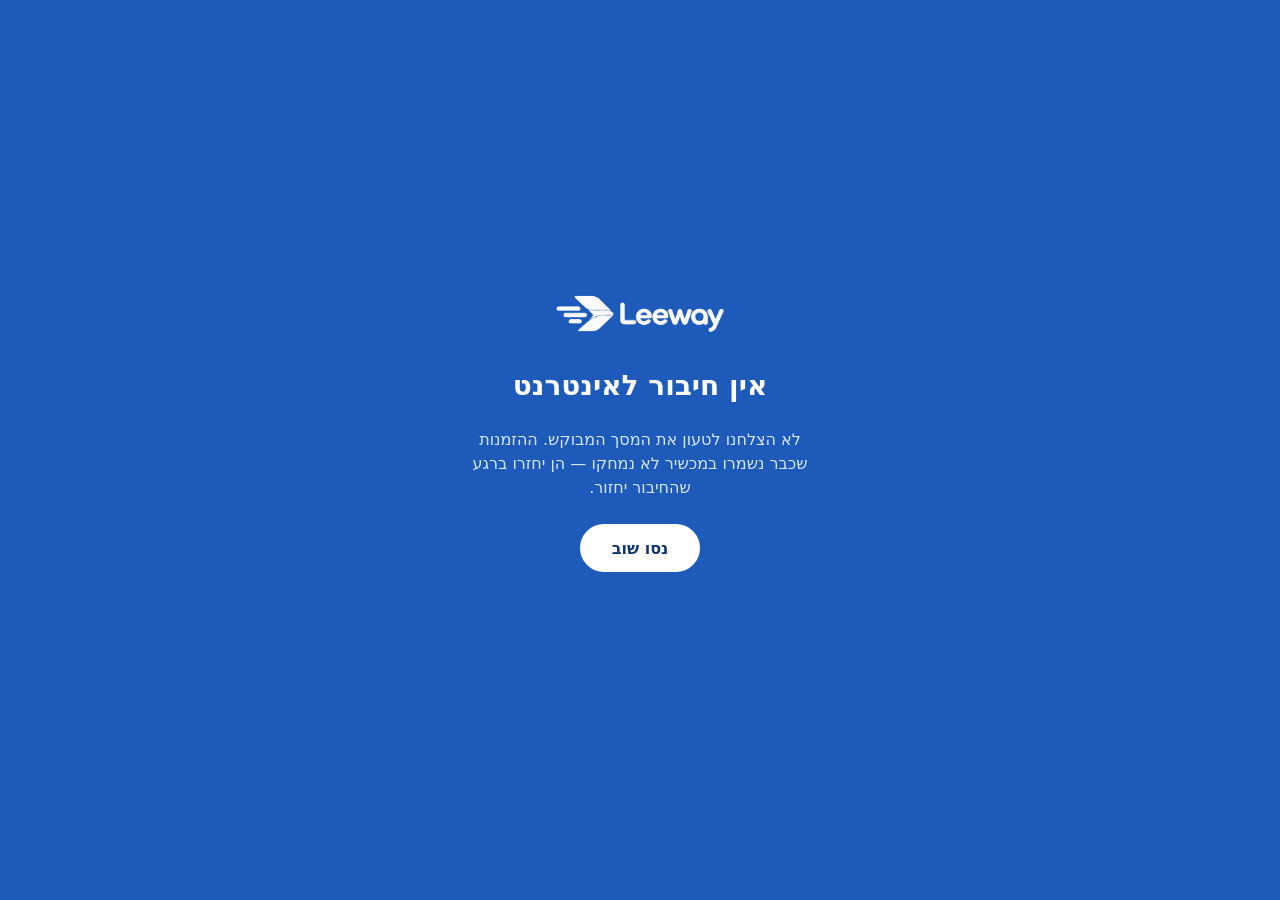
<file: offline.html>
<!DOCTYPE html>
<html lang="he" dir="rtl">
<head>
<meta charset="utf-8">
<meta name="robots" content="noindex">
<meta name="viewport" content="width=device-width, initial-scale=1, viewport-fit=cover">
<title>אין חיבור — Leeway</title>
<meta name="theme-color" content="#1e5aba">
<link rel="icon" href="assets/icons/icon-192.png">
<!-- This page is the last line of defence, so it carries its own colours
     instead of linking style.css. The values are copied from the same
     tokens (--color-primary-base #1e5aba, --color-text-on-primary,
     --color-blue-200, --radius-pill); if style.css ever fails to cache,
     this screen still looks like the product. -->
<style>
  :root { color-scheme: dark; }
  * { box-sizing: border-box; }
  body {
    margin: 0;
    min-height: 100dvh;
    display: flex;
    flex-direction: column;
    align-items: center;
    justify-content: center;
    gap: 24px;
    padding: 24px;
    text-align: center;
    background: #1e5aba;
    color: #ffffff;
    font-family: "Heebo", "Rubik", system-ui, -apple-system, sans-serif;
  }
  img { inline-size: 180px; max-inline-size: 60%; height: auto; }
  h1 { margin: 0; font-size: 28px; line-height: 36px; font-weight: 700; }
  p  { margin: 0; max-inline-size: 34ch; font-size: 16px; line-height: 24px; color: #d6e6ff; }
  button {
    min-height: 48px;
    padding-inline: 32px;
    border: 0;
    border-radius: 999px;
    background: #ffffff;
    color: #0f3673;
    font: inherit;
    font-weight: 600;
    font-size: 16px;
    cursor: pointer;
  }
  button:focus-visible { outline: 3px solid #ffffff; outline-offset: 3px; }
  .state { font-size: 14px; line-height: 20px; color: #d6e6ff; min-height: 20px; }
</style>
</head>
<body>

  <img src="assets/images/logo-leeway-white.png" alt="Leeway" width="224" height="75">

  <h1>אין חיבור לאינטרנט</h1>

  <p>לא הצלחנו לטעון את המסך המבוקש. ההזמנות שכבר נשמרו במכשיר לא נמחקו — הן יחזרו ברגע שהחיבור יחזור.</p>

  <button type="button" id="retry">נסו שוב</button>

  <p class="state" id="state" role="status" aria-live="polite"></p>

<script>
  var state = document.getElementById("state");

  document.getElementById("retry").addEventListener("click", function () {
    state.textContent = navigator.onLine ? "מתחבר מחדש…" : "עדיין אין חיבור.";
    location.replace("./");
  });

  /* The moment the device is back online, leave on our own — the traveller
     should not have to notice the button. */
  window.addEventListener("online", function () {
    state.textContent = "החיבור חזר, טוען…";
    location.replace("./");
  });

  if (!navigator.onLine) state.textContent = "המכשיר במצב לא מקוון.";
</script>

</body>
</html>
</file>
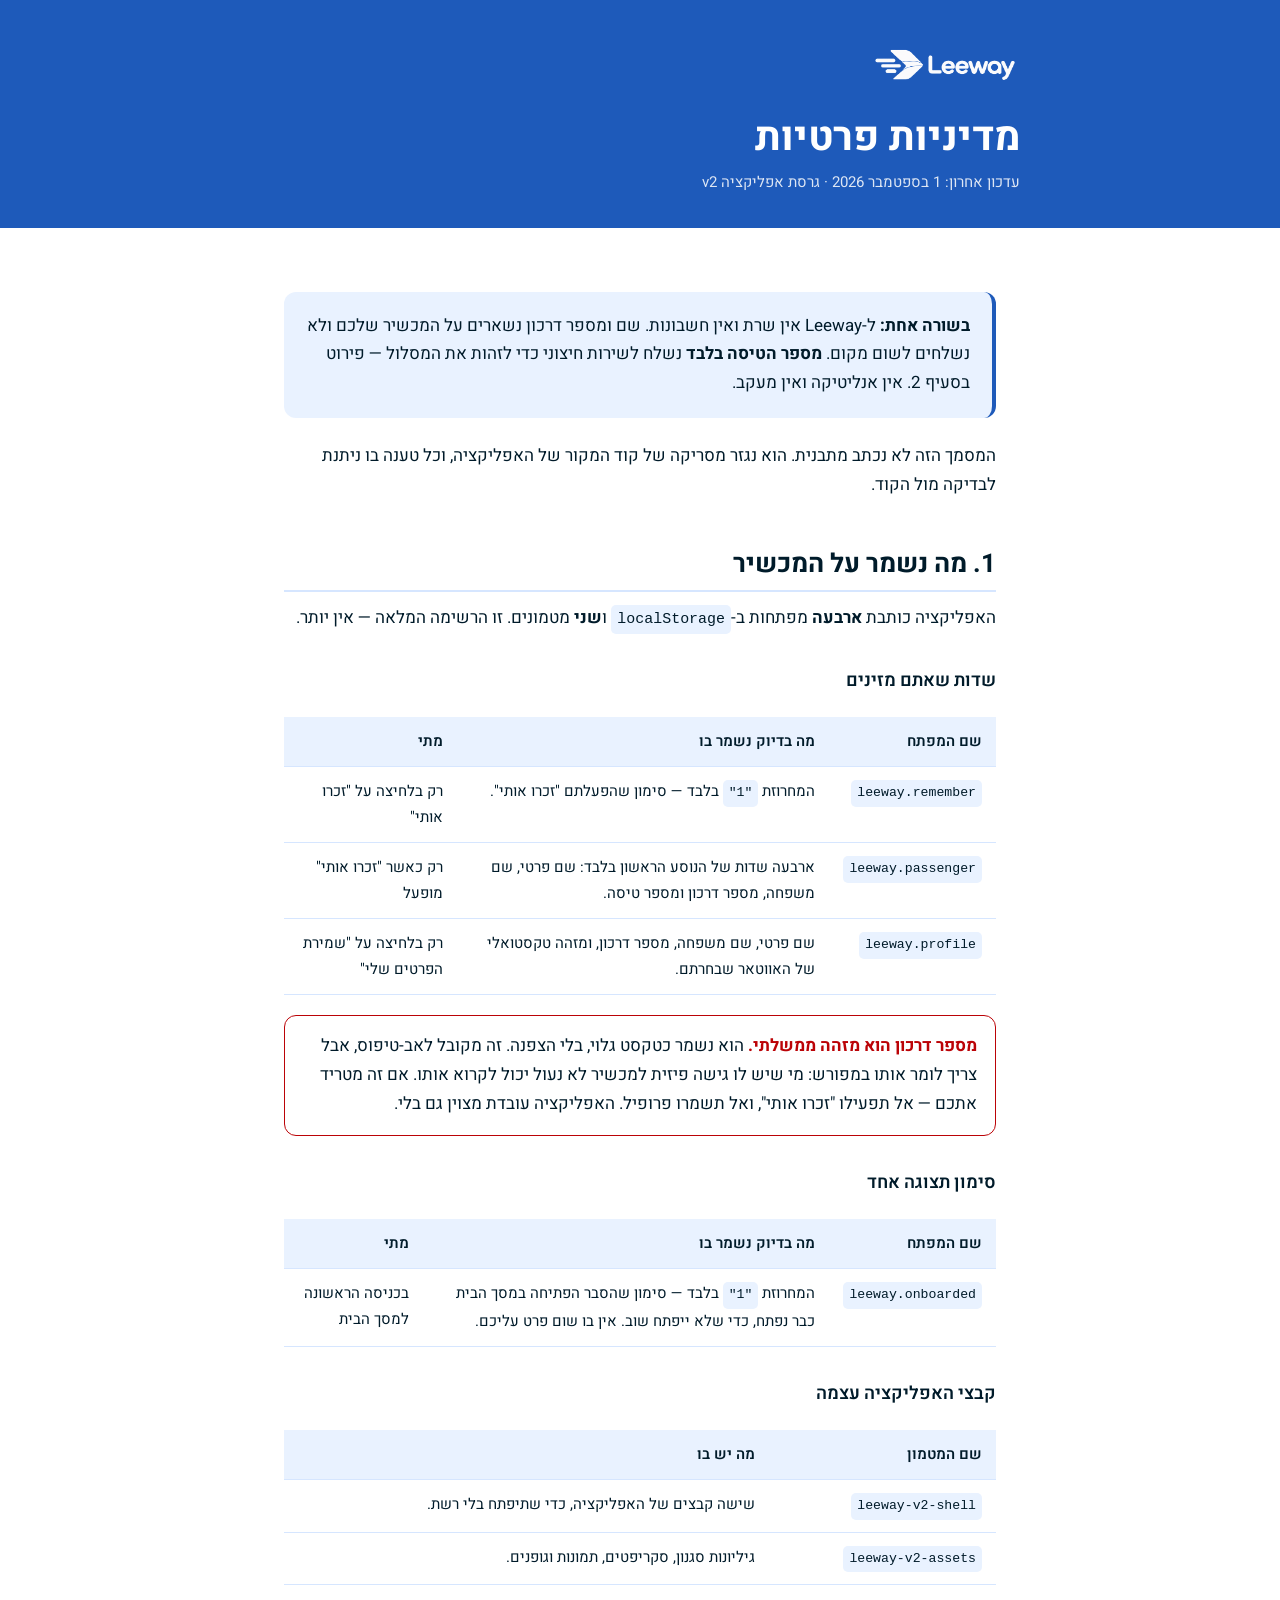
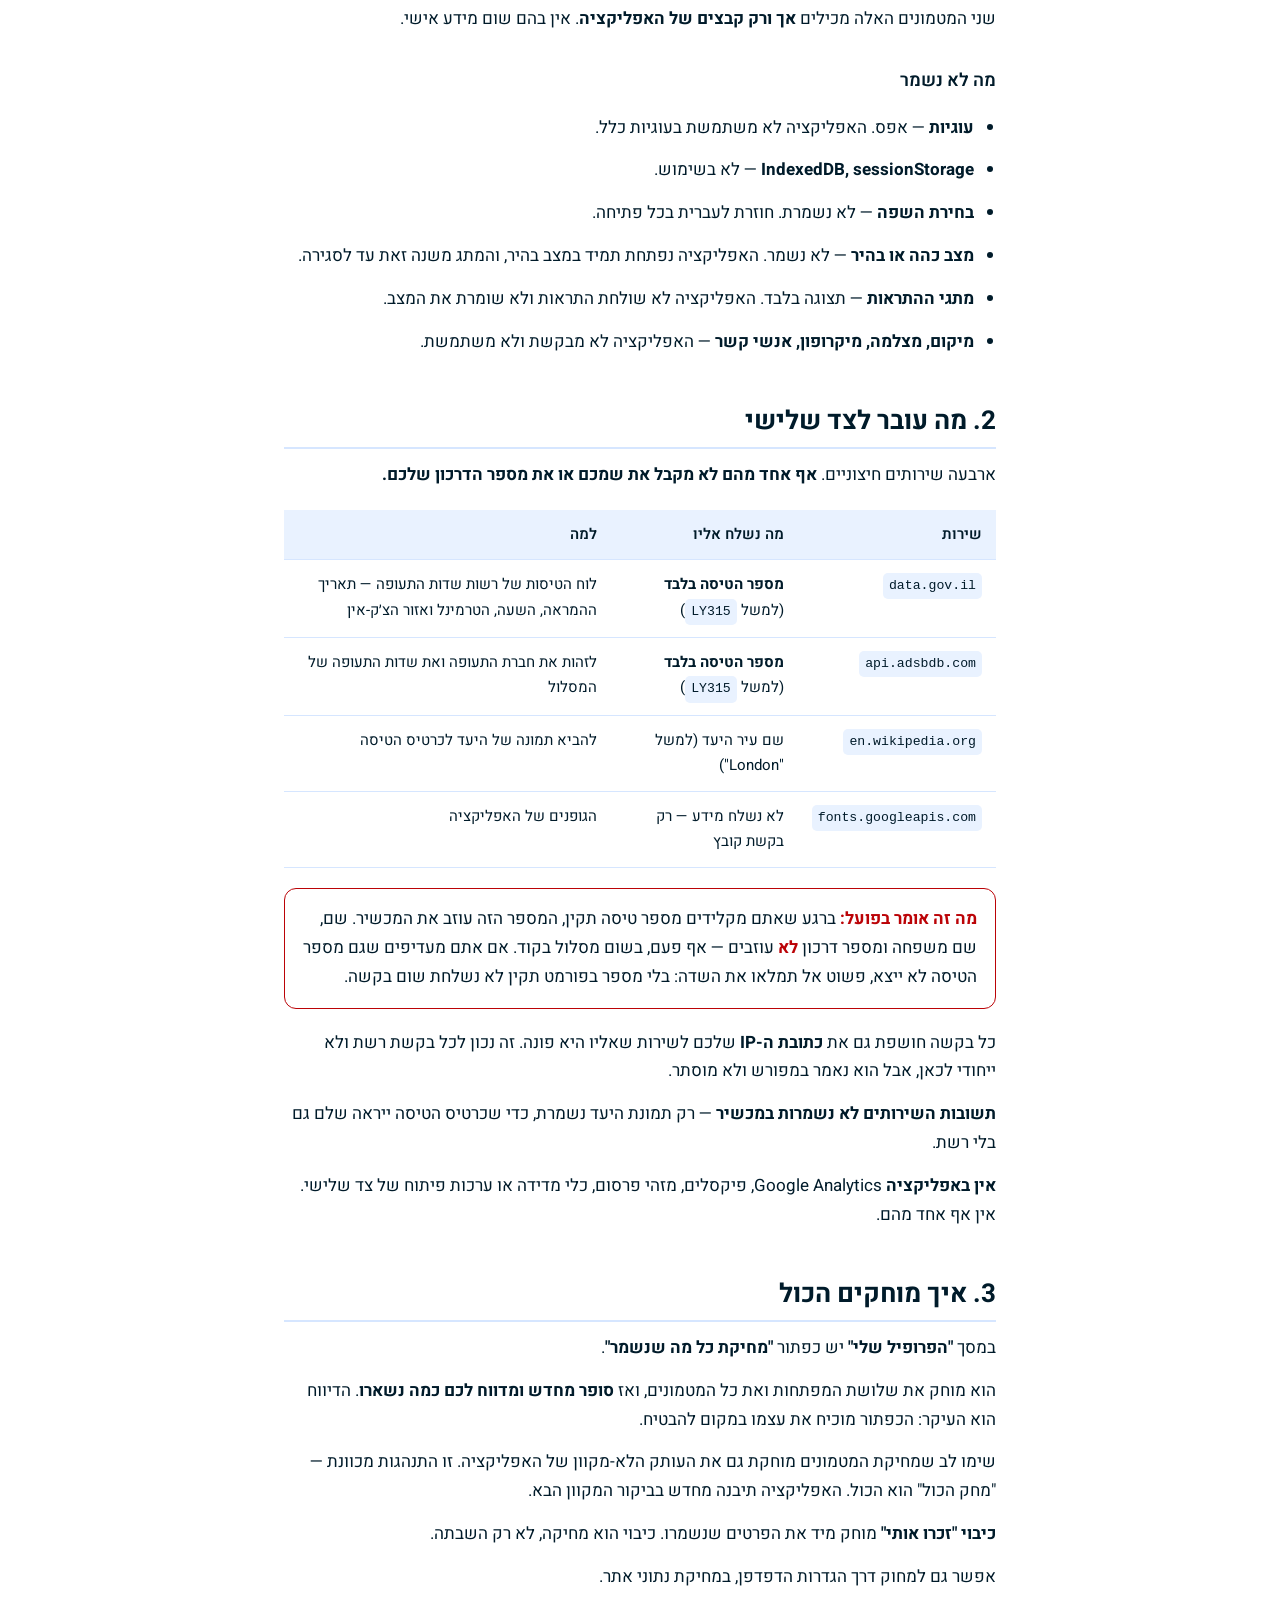
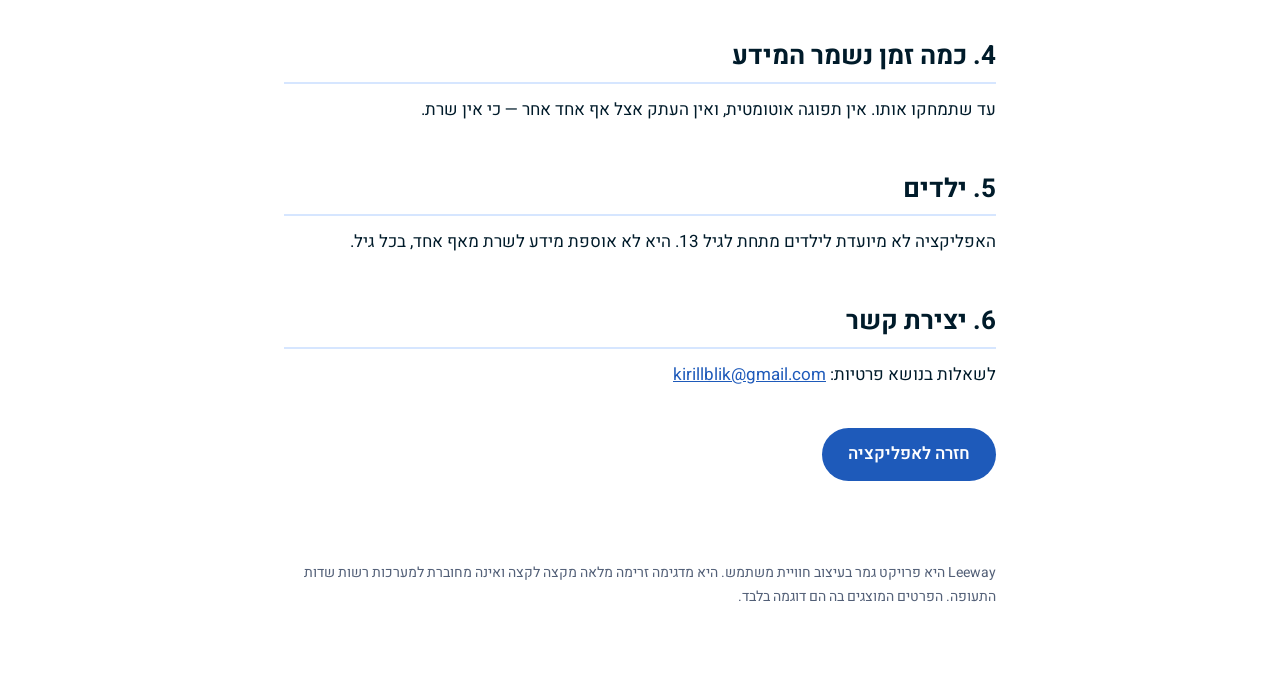
<file: privacy.html>
<!DOCTYPE html>
<html lang="he" dir="rtl">
<head>
<meta charset="utf-8">
<meta name="viewport" content="width=device-width, initial-scale=1">
<title>מדיניות פרטיות — Leeway</title>
<meta name="description" content="מדיניות הפרטיות של Leeway: מה נשמר על המכשיר, מה עובר לצד שלישי, ואיך מוחקים הכול.">
<meta name="theme-color" content="#1e5aba">
<link rel="icon" href="assets/icons/icon-192.png">
<link rel="apple-touch-icon" href="assets/icons/icon-192.png">
<link rel="preconnect" href="https://fonts.googleapis.com">
<link rel="preconnect" href="https://fonts.gstatic.com" crossorigin>
<link href="https://fonts.googleapis.com/css2?family=Heebo:wght@400;500;600;700&display=swap" rel="stylesheet">
<style>
  /* Colours are the app's own tokens, copied so this page renders correctly
     even if style.css is unavailable. Light values on :root, dark values
     swapped under prefers-color-scheme — same behaviour as the app. */
  :root {
    --primary:      #1e5aba;   /* --color-blue-600  */
    --primary-deep: #0f3673;   /* --color-blue-800  */
    --surface:      #ffffff;
    --surface-alt:  #e9f2ff;   /* --color-blue-100  */
    --text:         #001b2a;   /* --color-navy-900  */
    --muted:        #525f77;   /* --color-slate-600 */
    --border:       #d6e6ff;   /* --color-blue-200  */
    --danger:       #bb0307;   /* --color-red-700   */
    --radius:       12px;
    color-scheme: light;
  }
  @media (prefers-color-scheme: dark) {
    :root {
      --primary:      #174691; /* --color-blue-700  */
      --primary-deep: #0f3673; /* --color-blue-800  */
      --surface:      #0a1220; /* --color-navy-950  */
      --surface-alt:  #182a4a; /* --color-navy-800  */
      --text:         #f2efe9; /* --color-cream-50  */
      --muted:        #c9c8c8;
      --border:       #525f77;
      --danger:       #e0534f;
      color-scheme: dark;
    }
  }

  * { box-sizing: border-box; }
  body {
    margin: 0;
    background: var(--surface);
    color: var(--text);
    font-family: "Heebo", "Rubik", system-ui, -apple-system, sans-serif;
    font-size: 17px;
    line-height: 1.7;
    -webkit-font-smoothing: antialiased;
  }

  header {
    background: var(--primary);
    color: #fff;
    padding: 40px 24px 32px;
  }
  header .inner { max-width: 760px; margin-inline: auto; }
  header img { inline-size: 150px; height: auto; display: block; margin-block-end: 24px; }
  header h1 { margin: 0 0 8px; font-size: clamp(28px, 6vw, 40px); line-height: 1.2; font-weight: 700; }
  header p { margin: 0; opacity: 0.85; font-size: 15px; }

  main { max-width: 760px; margin-inline: auto; padding: 40px 24px 80px; }

  h2 {
    margin: 48px 0 12px;
    font-size: clamp(21px, 4vw, 26px);
    line-height: 1.3;
    font-weight: 700;
    padding-block-end: 8px;
    border-block-end: 2px solid var(--border);
  }
  h3 { margin: 32px 0 8px; font-size: 18px; font-weight: 600; }
  p, li { margin: 0 0 14px; }
  ul { padding-inline-start: 22px; }
  a { color: var(--primary); }

  code {
    font-family: ui-monospace, "SF Mono", Menlo, monospace;
    font-size: 0.88em;
    background: var(--surface-alt);
    padding: 2px 6px;
    border-radius: 5px;
    direction: ltr;
    display: inline-block;
  }

  .lead {
    background: var(--surface-alt);
    border-inline-start: 4px solid var(--primary);
    border-radius: var(--radius);
    padding: 20px 22px;
    margin-block: 24px;
  }
  .lead p:last-child { margin-block-end: 0; }

  .note {
    border: 1px solid var(--danger);
    border-radius: var(--radius);
    padding: 16px 18px;
    margin-block: 20px;
  }
  .note strong { color: var(--danger); }
  .note p:last-child { margin-block-end: 0; }

  .scroll { overflow-x: auto; margin-block: 20px; }
  table { border-collapse: collapse; inline-size: 100%; min-inline-size: 480px; font-size: 15px; }
  th, td {
    text-align: start;
    padding: 12px 14px;
    border-block-end: 1px solid var(--border);
    vertical-align: top;
  }
  th { background: var(--surface-alt); font-weight: 600; white-space: nowrap; }

  footer {
    max-width: 760px;
    margin-inline: auto;
    padding: 0 24px 60px;
    color: var(--muted);
    font-size: 14px;
  }
  .back {
    display: inline-block;
    margin-block-start: 24px;
    padding: 12px 26px;
    background: var(--primary);
    color: #fff;
    text-decoration: none;
    border-radius: 999px;
    font-weight: 600;
  }
</style>
</head>
<body>

<header>
  <div class="inner">
    <img src="assets/images/logo-leeway-white.png" alt="Leeway" width="150" height="50">
    <h1>מדיניות פרטיות</h1>
    <p>עדכון אחרון: 1 בספטמבר 2026 · גרסת אפליקציה v2</p>
  </div>
</header>

<main>

  <div class="lead">
    <p><strong>בשורה אחת:</strong> ל-Leeway אין שרת ואין חשבונות. שם ומספר
    דרכון נשארים על המכשיר שלכם ולא נשלחים לשום מקום. <strong>מספר הטיסה
    בלבד</strong> נשלח לשירות חיצוני כדי לזהות את המסלול — פירוט בסעיף 2.
    אין אנליטיקה ואין מעקב.</p>
  </div>

  <p>המסמך הזה לא נכתב מתבנית. הוא נגזר מסריקה של קוד המקור של האפליקציה, וכל
  טענה בו ניתנת לבדיקה מול הקוד.</p>

  <h2>1. מה נשמר על המכשיר</h2>

  <p>האפליקציה כותבת <strong>ארבעה</strong> מפתחות ב-<code>localStorage</code>
  ו<strong>שני</strong> מטמונים. זו הרשימה המלאה — אין יותר.</p>

  <h3>שדות שאתם מזינים</h3>

  <div class="scroll">
    <table>
      <thead>
        <tr><th>שם המפתח</th><th>מה בדיוק נשמר בו</th><th>מתי</th></tr>
      </thead>
      <tbody>
        <tr>
          <td><code>leeway.remember</code></td>
          <td>המחרוזת <code>"1"</code> בלבד — סימון שהפעלתם "זכרו אותי".</td>
          <td>רק בלחיצה על "זכרו אותי"</td>
        </tr>
        <tr>
          <td><code>leeway.passenger</code></td>
          <td>ארבעה שדות של הנוסע הראשון בלבד: שם פרטי, שם משפחה, מספר דרכון ומספר טיסה.</td>
          <td>רק כאשר "זכרו אותי" מופעל</td>
        </tr>
        <tr>
          <td><code>leeway.profile</code></td>
          <td>שם פרטי, שם משפחה, מספר דרכון, ומזהה טקסטואלי של האווטאר שבחרתם.</td>
          <td>רק בלחיצה על "שמירת הפרטים שלי"</td>
        </tr>
      </tbody>
    </table>
  </div>

  <div class="note">
    <p><strong>מספר דרכון הוא מזהה ממשלתי.</strong> הוא נשמר כטקסט גלוי, בלי
    הצפנה. זה מקובל לאב-טיפוס, אבל צריך לומר אותו במפורש: מי שיש לו גישה
    פיזית למכשיר לא נעול יכול לקרוא אותו. אם זה מטריד אתכם — אל תפעילו
    "זכרו אותי", ואל תשמרו פרופיל. האפליקציה עובדת מצוין גם בלי.</p>
  </div>

  <h3>סימון תצוגה אחד</h3>

  <div class="scroll">
    <table>
      <thead>
        <tr><th>שם המפתח</th><th>מה בדיוק נשמר בו</th><th>מתי</th></tr>
      </thead>
      <tbody>
        <tr>
          <td><code>leeway.onboarded</code></td>
          <td>המחרוזת <code>"1"</code> בלבד — סימון שהסבר הפתיחה במסך הבית כבר נפתח,
          כדי שלא ייפתח שוב. אין בו שום פרט עליכם.</td>
          <td>בכניסה הראשונה למסך הבית</td>
        </tr>
      </tbody>
    </table>
  </div>

  <h3>קבצי האפליקציה עצמה</h3>

  <div class="scroll">
    <table>
      <thead>
        <tr><th>שם המטמון</th><th>מה יש בו</th></tr>
      </thead>
      <tbody>
        <tr>
          <td><code>leeway-v2-shell</code></td>
          <td>שישה קבצים של האפליקציה, כדי שתיפתח בלי רשת.</td>
        </tr>
        <tr>
          <td><code>leeway-v2-assets</code></td>
          <td>גיליונות סגנון, סקריפטים, תמונות וגופנים.</td>
        </tr>
      </tbody>
    </table>
  </div>

  <p>שני המטמונים האלה מכילים <strong>אך ורק קבצים של האפליקציה</strong>. אין
  בהם שום מידע אישי.</p>

  <h3>מה לא נשמר</h3>

  <ul>
    <li><strong>עוגיות</strong> — אפס. האפליקציה לא משתמשת בעוגיות כלל.</li>
    <li><strong>IndexedDB, sessionStorage</strong> — לא בשימוש.</li>
    <li><strong>בחירת השפה</strong> — לא נשמרת. חוזרת לעברית בכל פתיחה.</li>
    <li><strong>מצב כהה או בהיר</strong> — לא נשמר. האפליקציה נפתחת תמיד במצב בהיר, והמתג משנה זאת עד לסגירה.</li>
    <li><strong>מתגי ההתראות</strong> — תצוגה בלבד. האפליקציה לא שולחת התראות ולא שומרת את המצב.</li>
    <li><strong>מיקום, מצלמה, מיקרופון, אנשי קשר</strong> — האפליקציה לא מבקשת ולא משתמשת.</li>
  </ul>

  <h2>2. מה עובר לצד שלישי</h2>

  <p>ארבעה שירותים חיצוניים. <strong>אף אחד מהם לא מקבל את שמכם או את מספר
  הדרכון שלכם.</strong></p>

  <div class="scroll">
    <table>
      <thead><tr><th>שירות</th><th>מה נשלח אליו</th><th>למה</th></tr></thead>
      <tbody>
        <tr>
          <td><code>data.gov.il</code></td>
          <td><strong>מספר הטיסה בלבד</strong> (למשל <code>LY315</code>)</td>
          <td>לוח הטיסות של רשות שדות התעופה — תאריך ההמראה, השעה, הטרמינל
              ואזור הצ׳ק-אין</td>
        </tr>
        <tr>
          <td><code>api.adsbdb.com</code></td>
          <td><strong>מספר הטיסה בלבד</strong> (למשל <code>LY315</code>)</td>
          <td>לזהות את חברת התעופה ואת שדות התעופה של המסלול</td>
        </tr>
        <tr>
          <td><code>en.wikipedia.org</code></td>
          <td>שם עיר היעד (למשל "London")</td>
          <td>להביא תמונה של היעד לכרטיס הטיסה</td>
        </tr>
        <tr>
          <td><code>fonts.googleapis.com</code></td>
          <td>לא נשלח מידע — רק בקשת קובץ</td>
          <td>הגופנים של האפליקציה</td>
        </tr>
      </tbody>
    </table>
  </div>

  <div class="note">
    <p><strong>מה זה אומר בפועל:</strong> ברגע שאתם מקלידים מספר טיסה תקין,
    המספר הזה עוזב את המכשיר. שם, שם משפחה ומספר דרכון <strong>לא</strong>
    עוזבים — אף פעם, בשום מסלול בקוד. אם אתם מעדיפים שגם מספר הטיסה לא ייצא,
    פשוט אל תמלאו את השדה: בלי מספר בפורמט תקין לא נשלחת שום בקשה.</p>
  </div>

  <p>כל בקשה חושפת גם את <strong>כתובת ה-IP</strong> שלכם לשירות שאליו היא
  פונה. זה נכון לכל בקשת רשת ולא ייחודי לכאן, אבל הוא נאמר במפורש ולא מוסתר.</p>

  <p><strong>תשובות השירותים לא נשמרות במכשיר</strong> — רק תמונת היעד נשמרת,
  כדי שכרטיס הטיסה ייראה שלם גם בלי רשת.</p>

  <p><strong>אין באפליקציה</strong> Google Analytics, פיקסלים, מזהי פרסום, כלי
  מדידה או ערכות פיתוח של צד שלישי. אין אף אחד מהם.</p>

  <h2>3. איך מוחקים הכול</h2>

  <p>במסך <strong>"הפרופיל שלי"</strong> יש כפתור
  <strong>"מחיקת כל מה שנשמר"</strong>.</p>

  <p>הוא מוחק את שלושת המפתחות ואת כל המטמונים, ואז <strong>סופר מחדש ומדווח
  לכם כמה נשארו</strong>. הדיווח הוא העיקר: הכפתור מוכיח את עצמו במקום להבטיח.</p>

  <p>שימו לב שמחיקת המטמונים מוחקת גם את העותק הלא-מקוון של האפליקציה. זו
  התנהגות מכוונת — "מחק הכול" הוא הכול. האפליקציה תיבנה מחדש בביקור המקוון הבא.</p>

  <p><strong>כיבוי "זכרו אותי"</strong> מוחק מיד את הפרטים שנשמרו. כיבוי הוא
  מחיקה, לא רק השבתה.</p>

  <p>אפשר גם למחוק דרך הגדרות הדפדפן, במחיקת נתוני אתר.</p>

  <h2>4. כמה זמן נשמר המידע</h2>

  <p>עד שתמחקו אותו. אין תפוגה אוטומטית, ואין העתק אצל אף אחד אחר — כי אין שרת.</p>

  <h2>5. ילדים</h2>

  <p>האפליקציה לא מיועדת לילדים מתחת לגיל 13. היא לא אוספת מידע לשרת מאף אחד,
  בכל גיל.</p>

  <h2>6. יצירת קשר</h2>

  <p>לשאלות בנושא פרטיות:
  <a href="mailto:kirillblik@gmail.com">kirillblik@gmail.com</a></p>

  <a class="back" href="./">חזרה לאפליקציה</a>

</main>

<footer>
  <p>Leeway היא פרויקט גמר בעיצוב חוויית משתמש. היא מדגימה זרימה מלאה מקצה
  לקצה ואינה מחוברת למערכות רשות שדות התעופה. הפרטים המוצגים בה הם דוגמה בלבד.</p>
</footer>

</body>
</html>
</file>
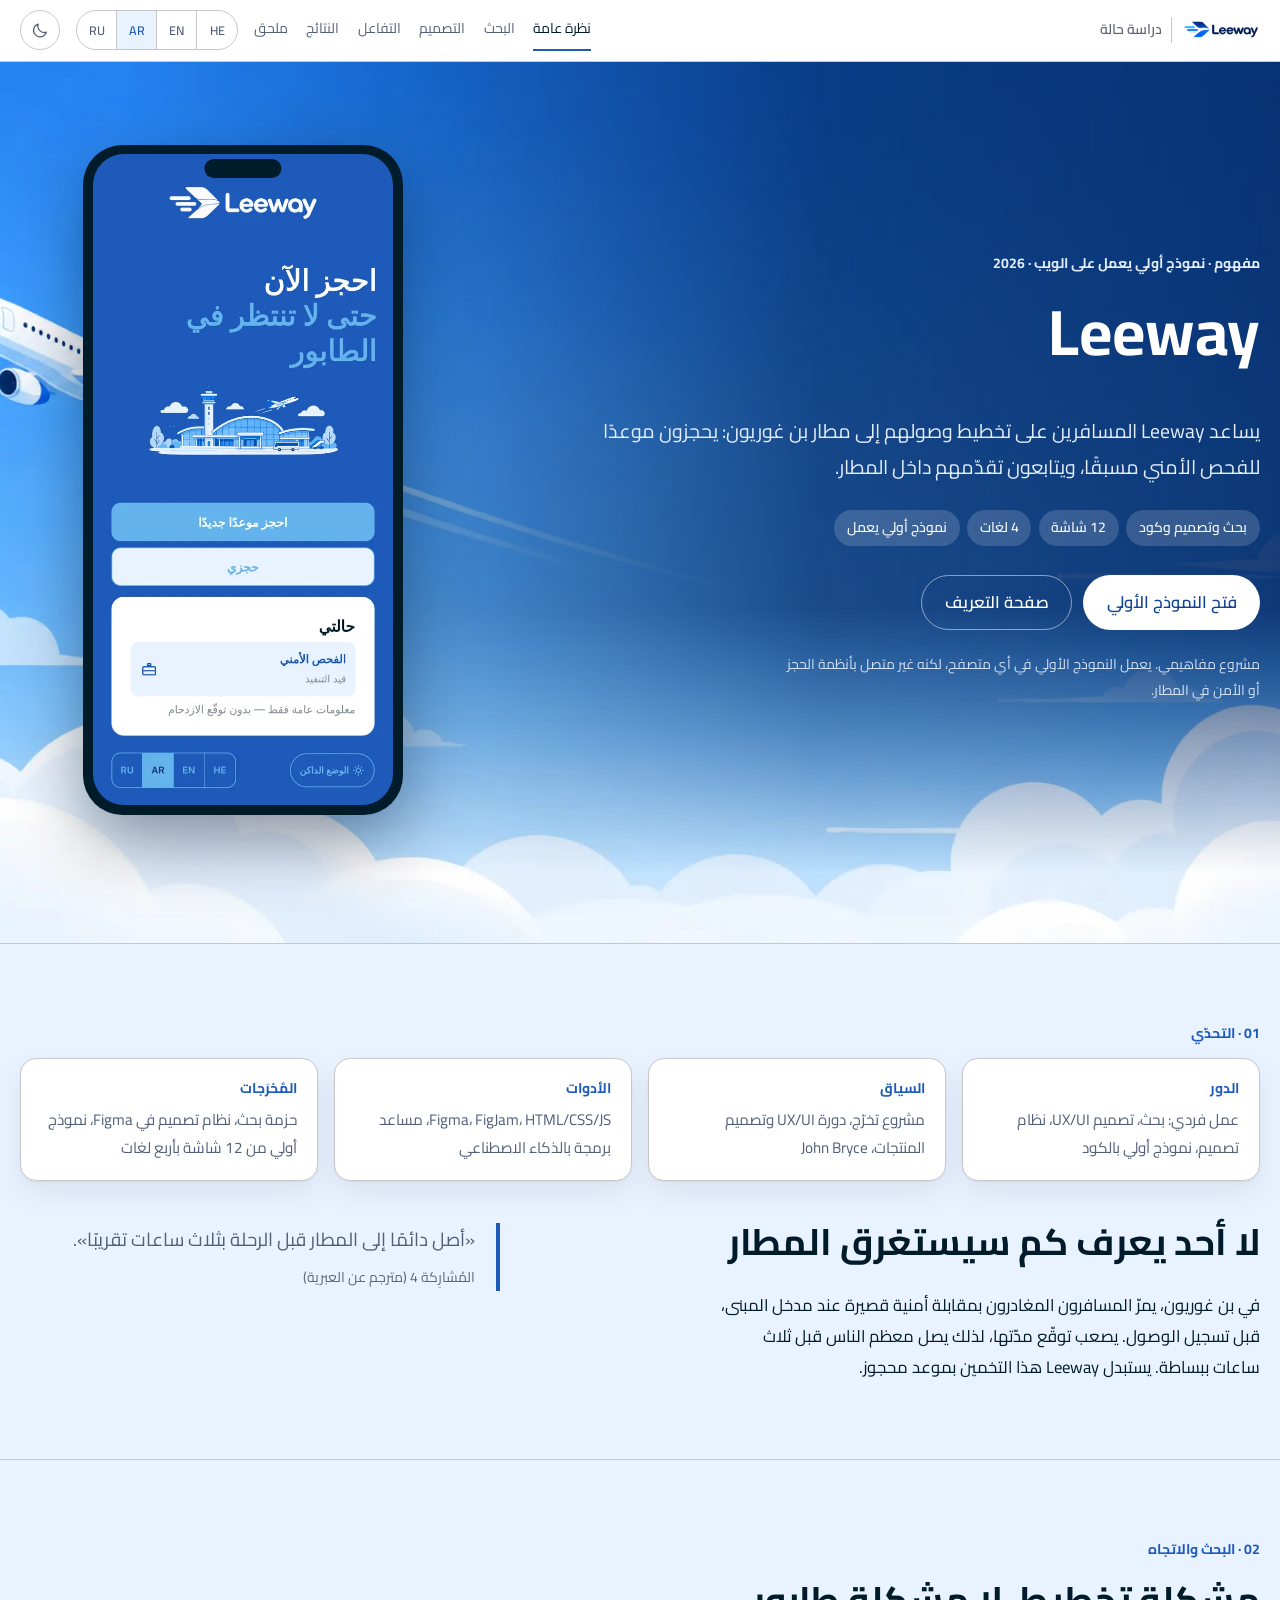
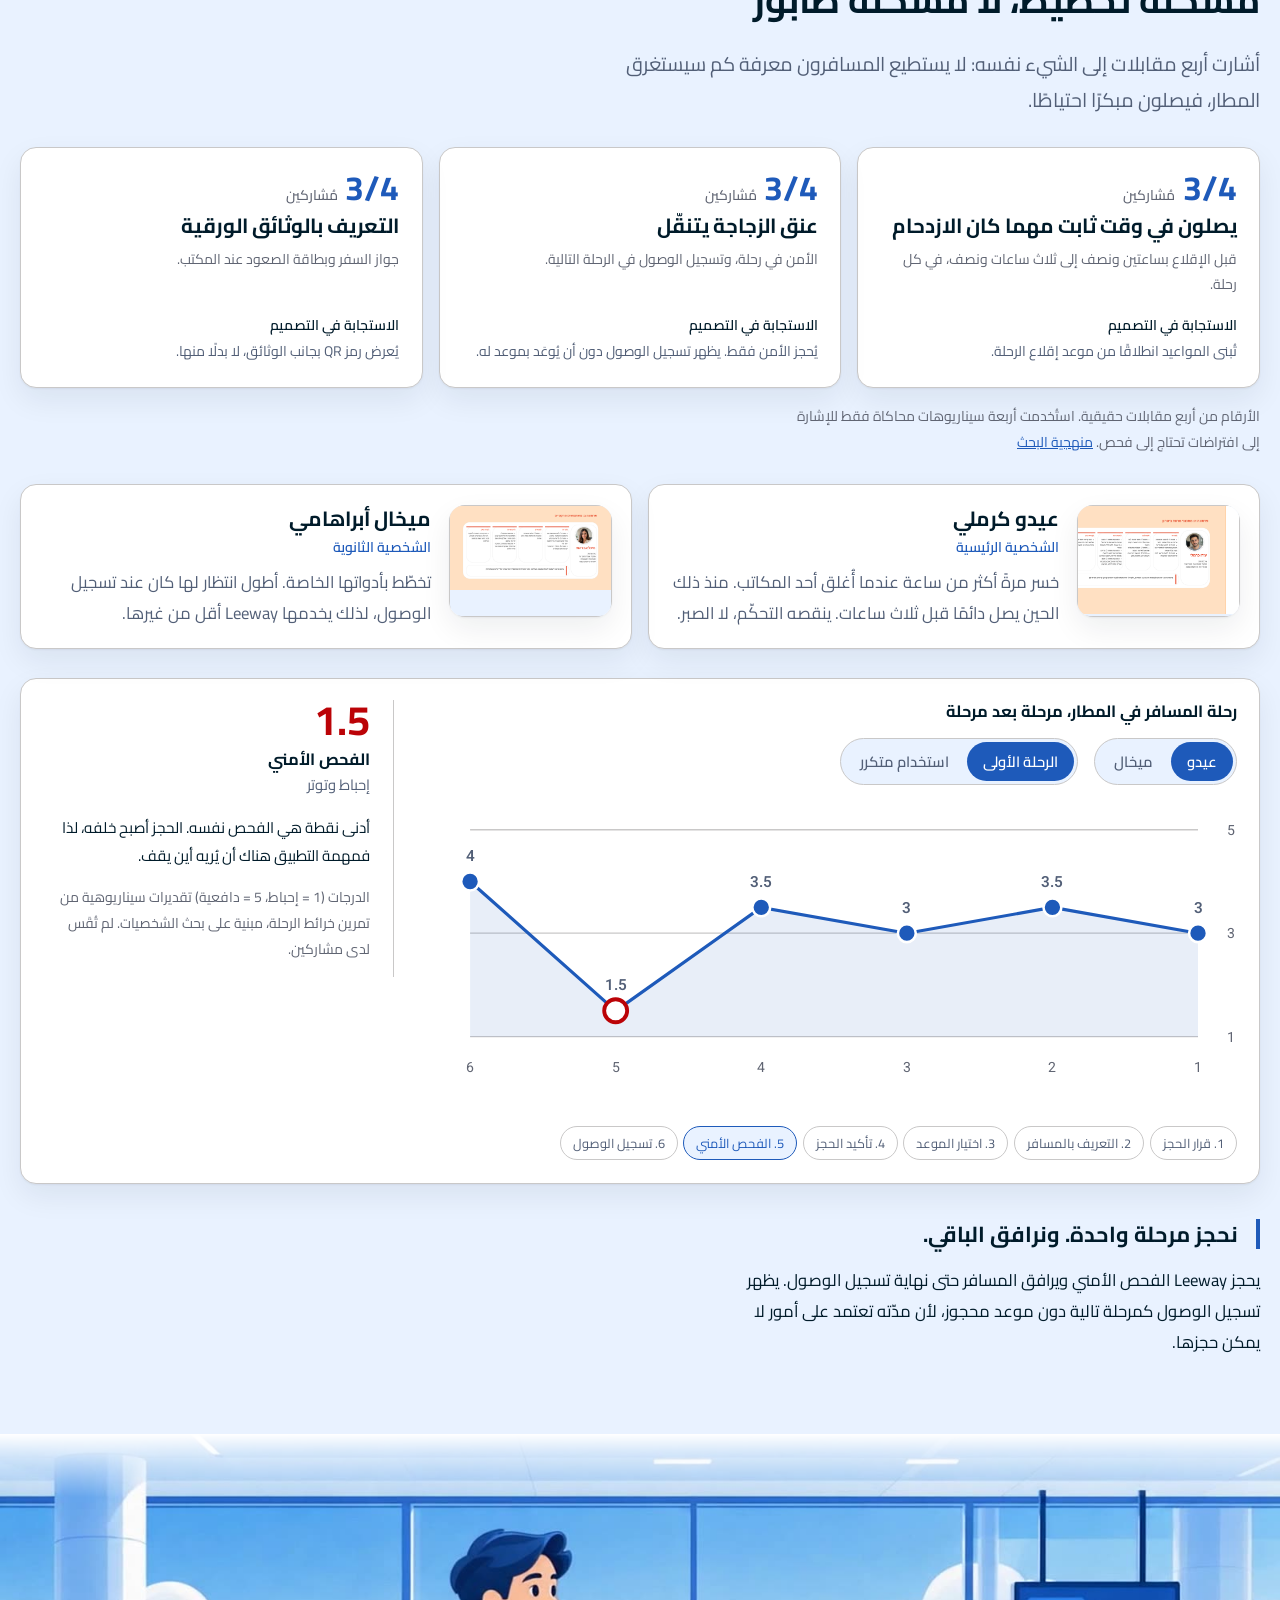
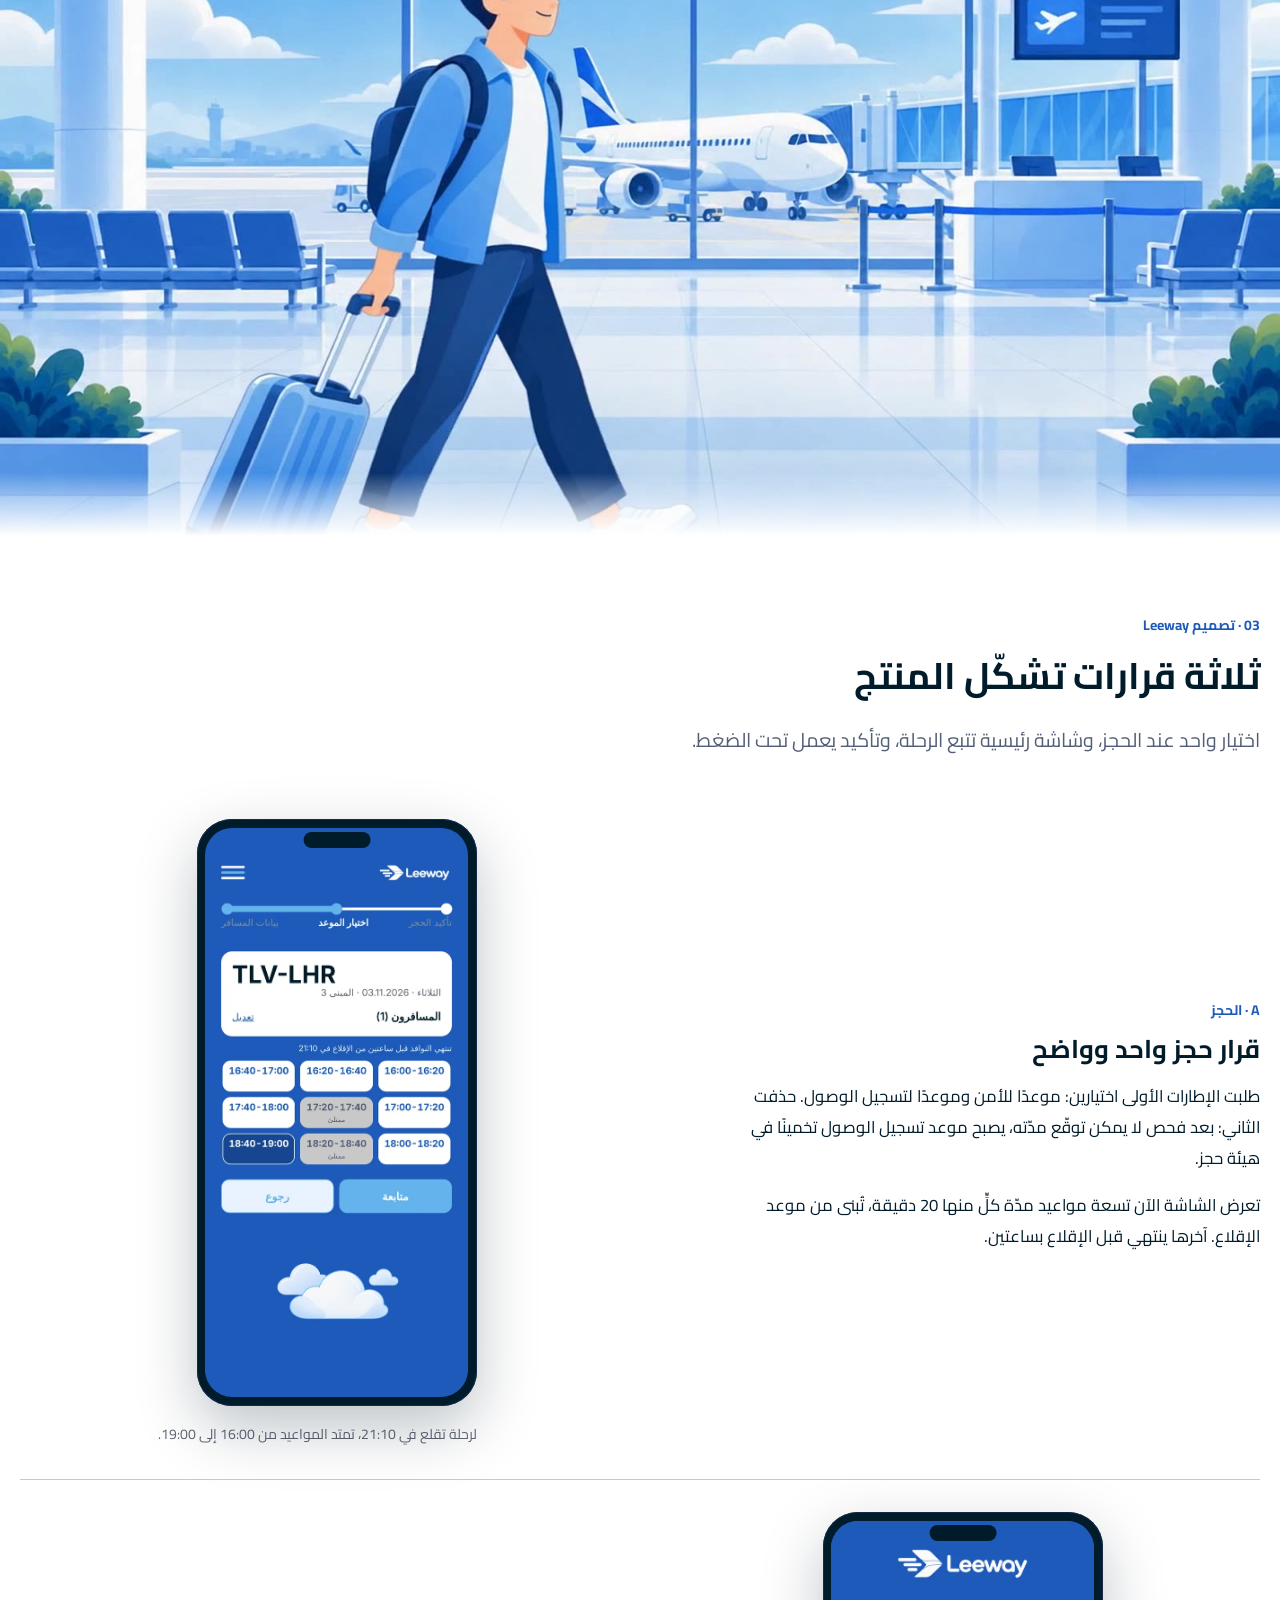
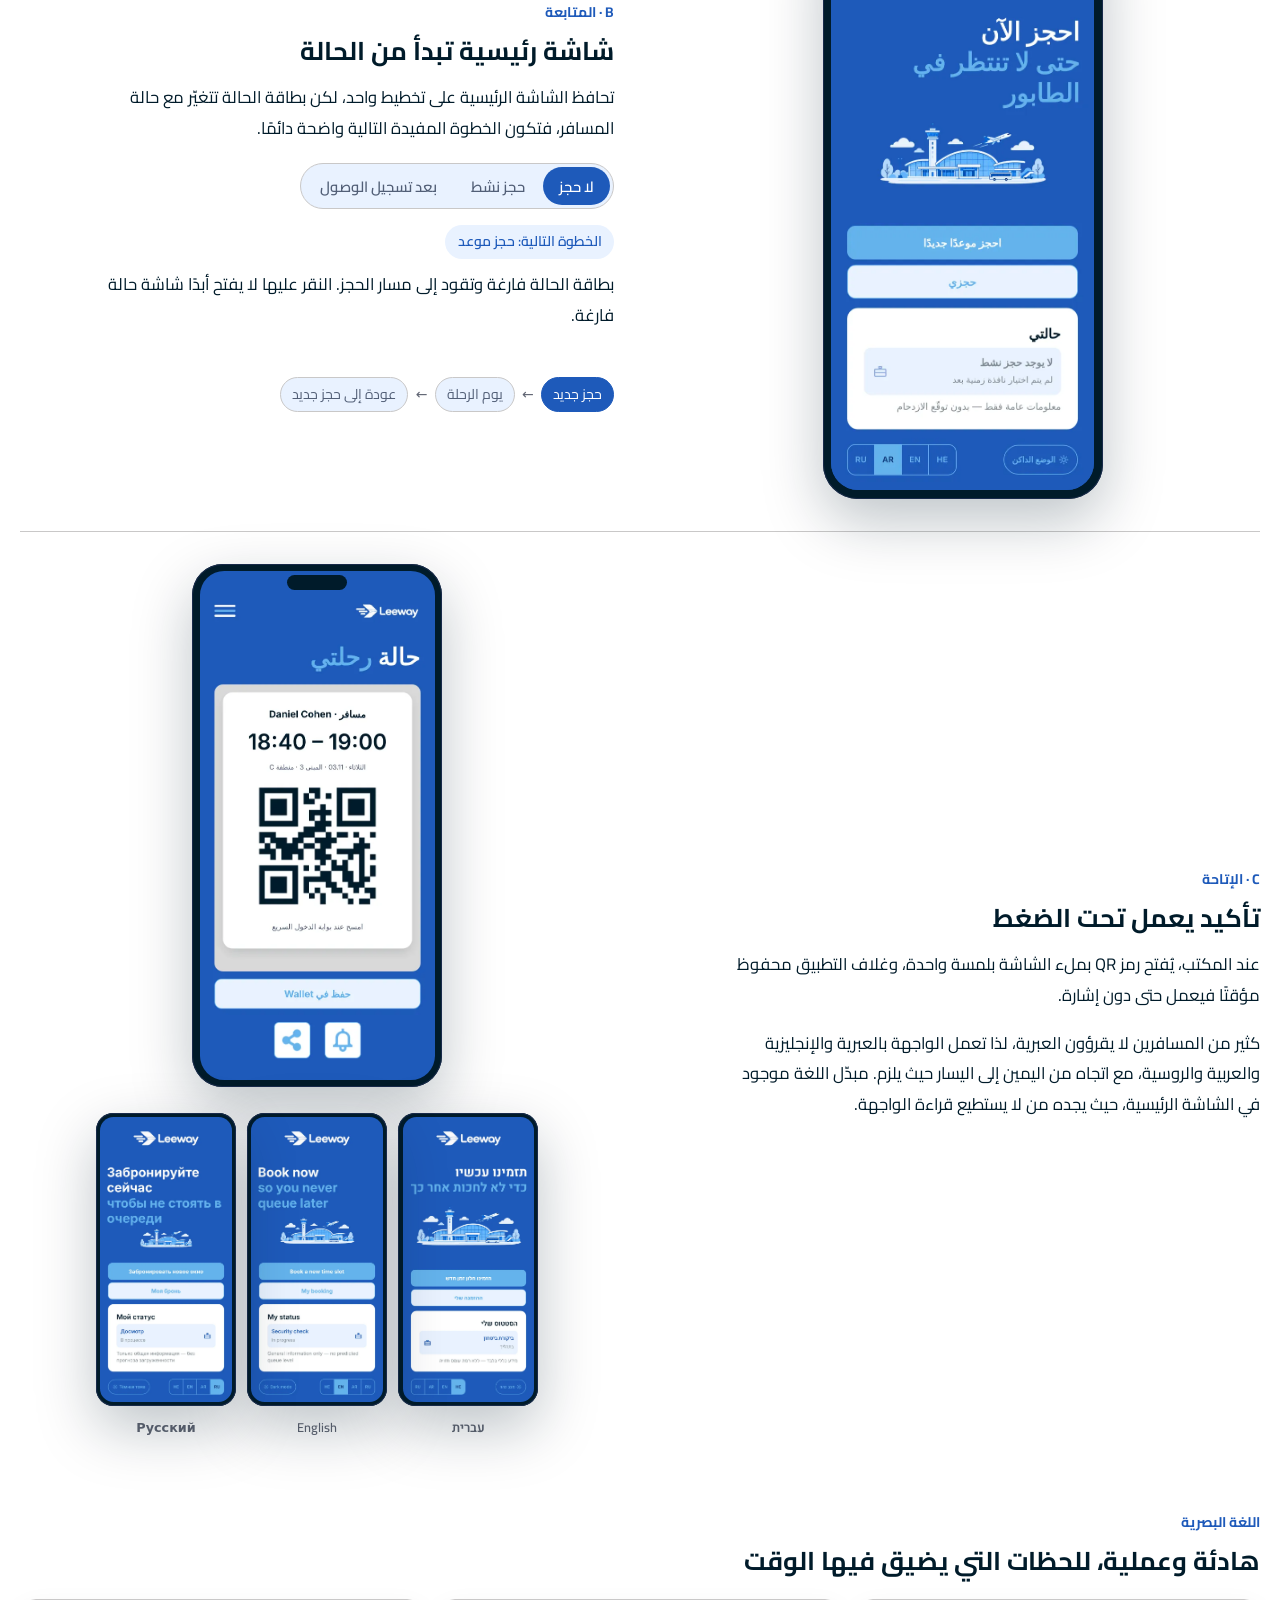
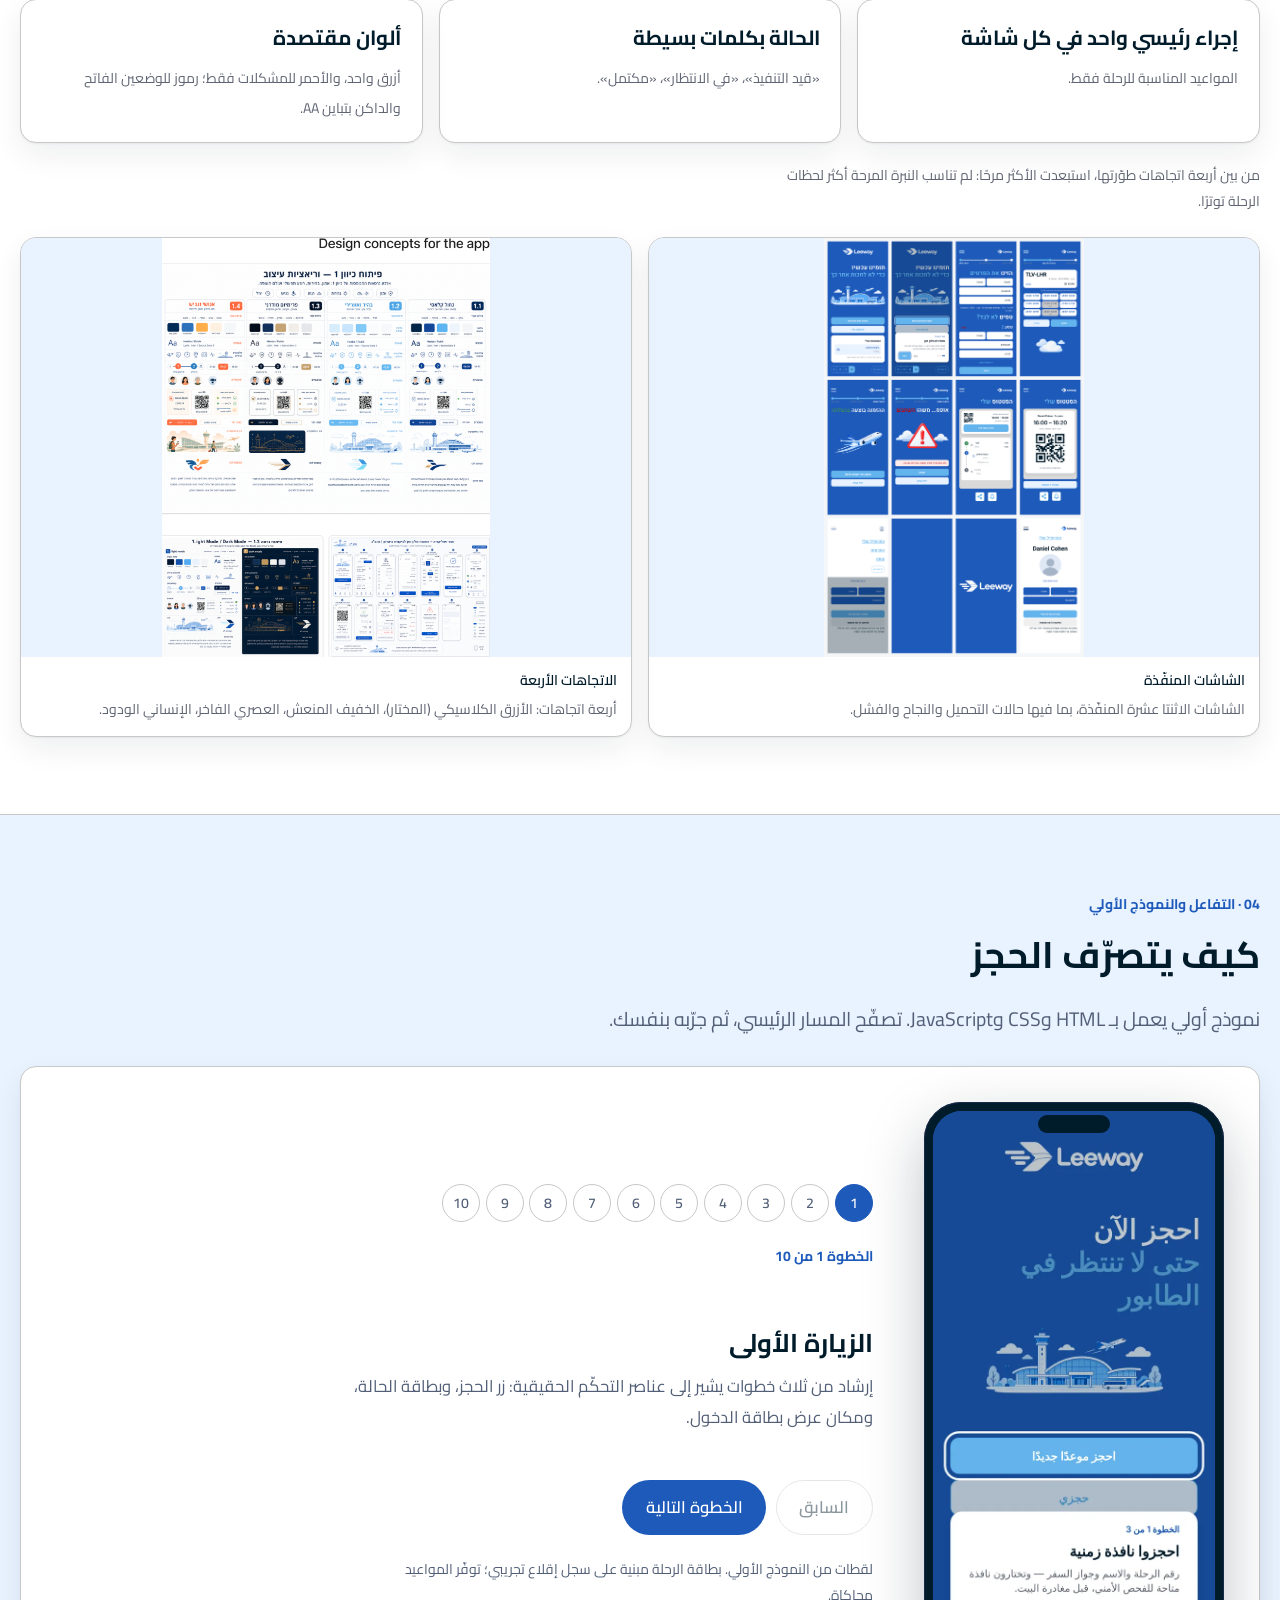
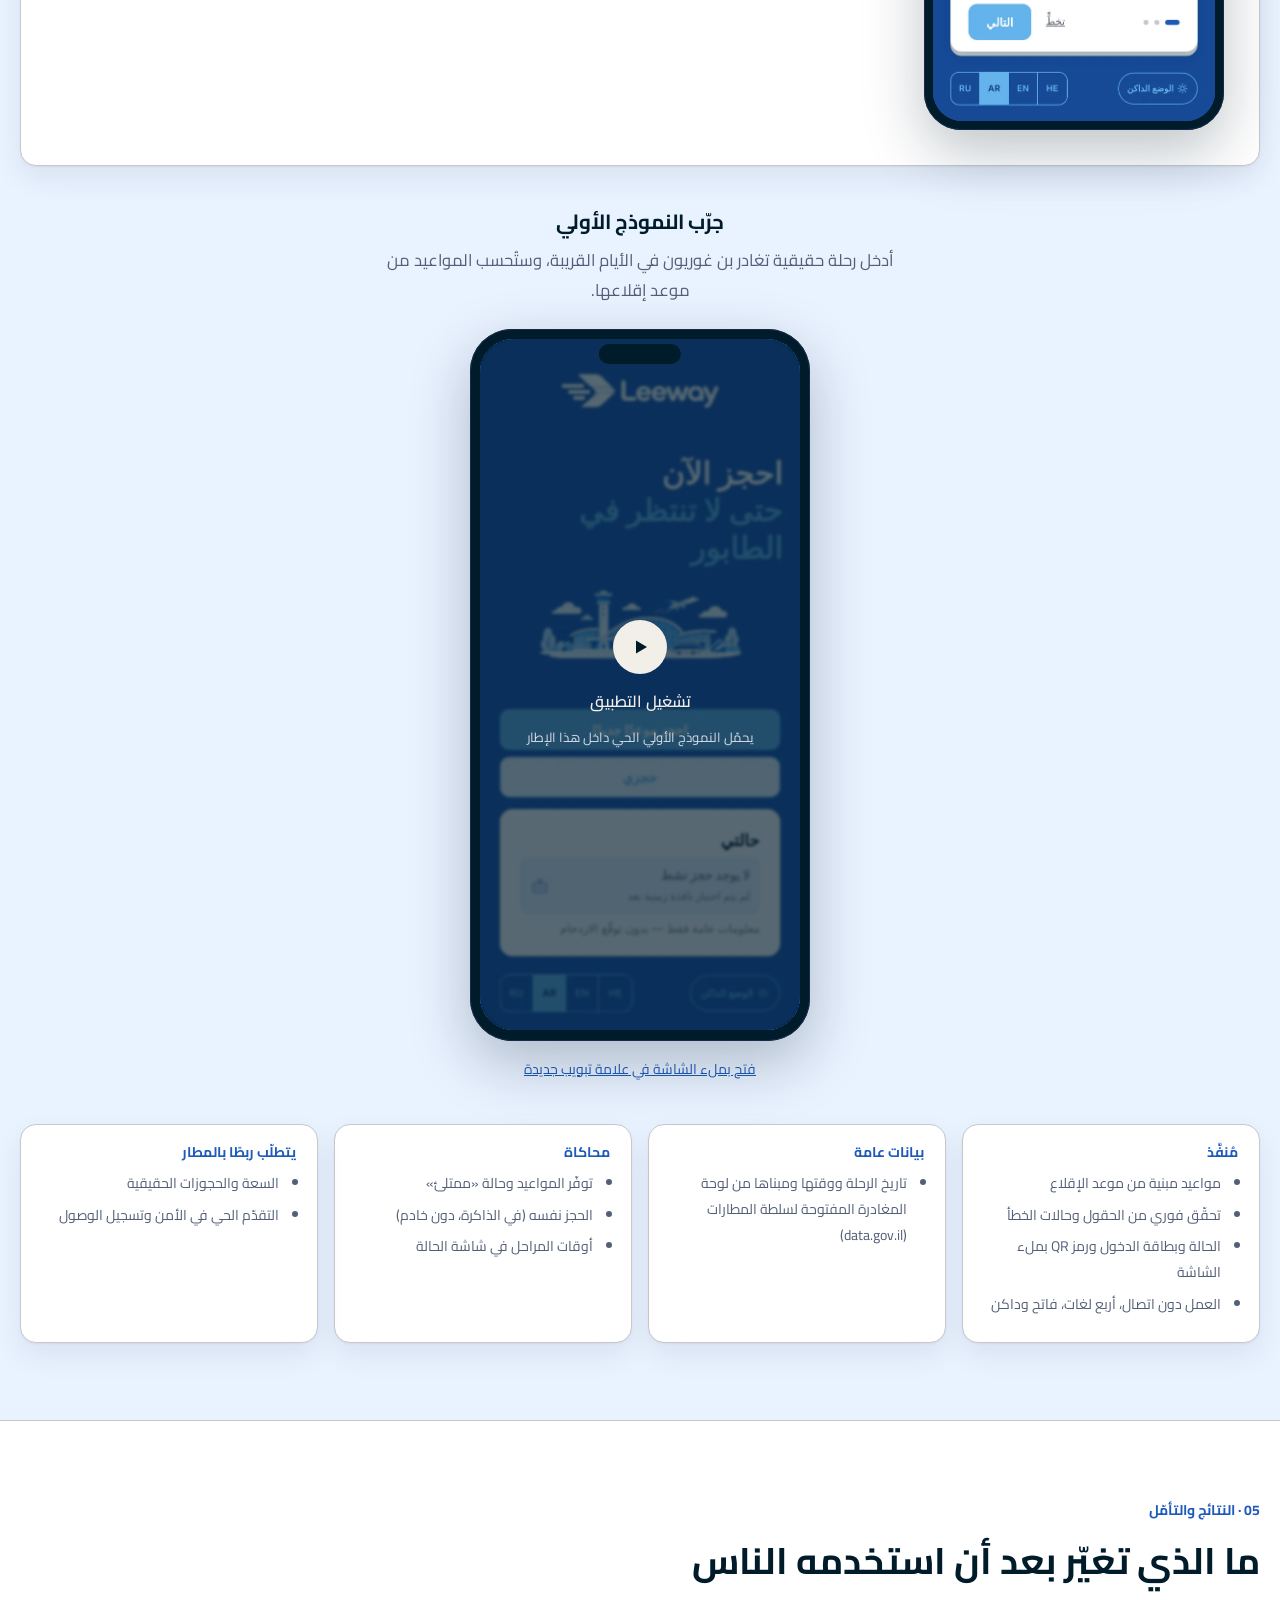
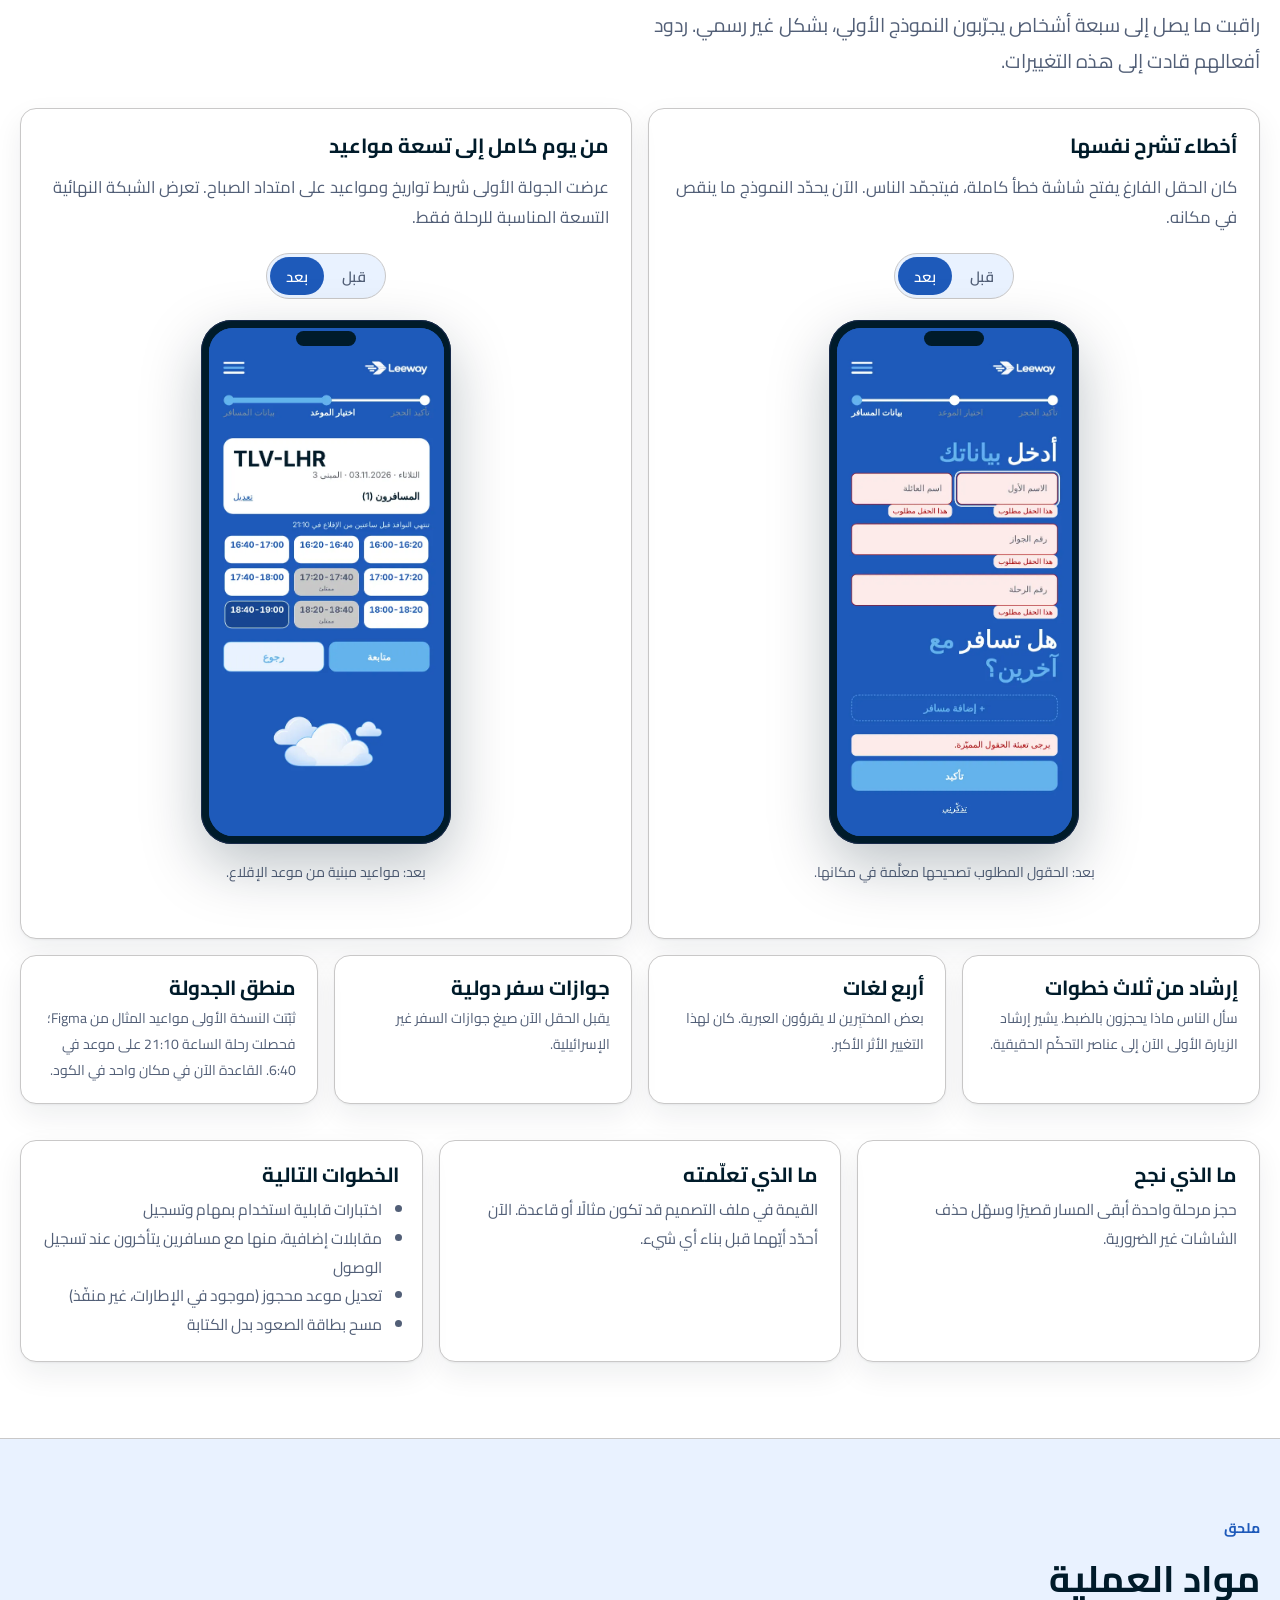
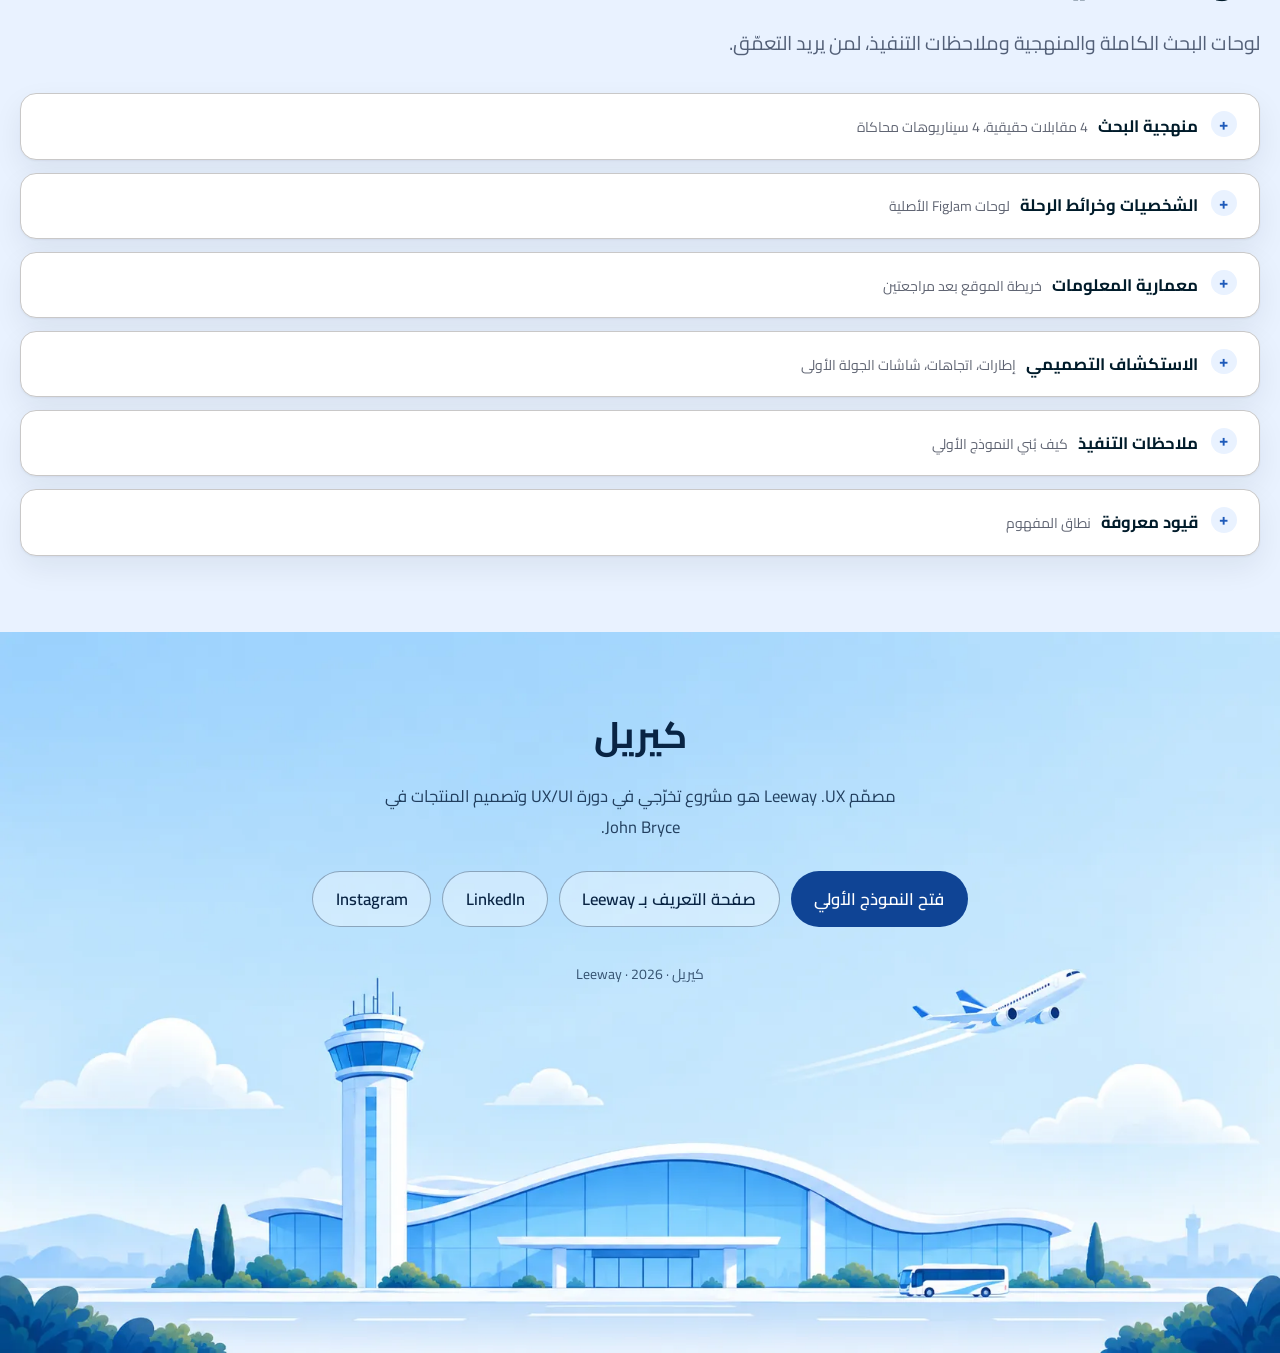
<file: case/index-ar.html>
<!doctype html>
<html lang="ar" dir="rtl">
<head>
<meta charset="utf-8">
<meta name="viewport" content="width=device-width, initial-scale=1">
<title>Leeway · دراسة حالة</title>
<meta name="description" content="يساعد Leeway المسافرين على تخطيط وصولهم إلى مطار بن غوريون: حجز موعد للفحص الأمني مسبقًا ومتابعة تقدّمهم داخل المطار. مفهوم ونموذج أولي يعمل على الويب.">
<link rel="alternate" hreflang="he" href="index.html">
<link rel="alternate" hreflang="en" href="index-en.html">
<link rel="alternate" hreflang="ar" href="index-ar.html">
<link rel="alternate" hreflang="ru" href="index-ru.html">
<!-- Search & link previews (invisible): canonical, Open Graph, JSON-LD -->
<link rel="canonical" href="https://blik.design/leeway0.1/case/index-ar.html">
<meta name="author" content="Kirill Blik">
<meta property="og:type" content="article">
<meta property="og:site_name" content="Kirill Blik · Product Designer">
<meta property="og:locale" content="ar_AR">
<meta property="og:title" content="Leeway · دراسة حالة">
<meta property="og:description" content="يساعد Leeway المسافرين على تخطيط وصولهم إلى مطار بن غوريون: حجز موعد للفحص الأمني مسبقًا ومتابعة تقدّمهم داخل المطار. مفهوم ونموذج أولي يعمل على الويب.">
<meta property="og:url" content="https://blik.design/leeway0.1/case/index-ar.html">
<meta property="og:image" content="https://blik.design/assets/v3/card-leeway.jpg">
<meta name="twitter:card" content="summary_large_image">
<meta name="twitter:title" content="Leeway · دراسة حالة">
<meta name="twitter:description" content="يساعد Leeway المسافرين على تخطيط وصولهم إلى مطار بن غوريون: حجز موعد للفحص الأمني مسبقًا ومتابعة تقدّمهم داخل المطار. مفهوم ونموذج أولي يعمل على الويب.">
<meta name="twitter:image" content="https://blik.design/assets/v3/card-leeway.jpg">
<script type="application/ld+json">{"@context": "https://schema.org", "@type": "CreativeWork", "name": "Leeway · دراسة حالة", "description": "يساعد Leeway المسافرين على تخطيط وصولهم إلى مطار بن غوريون: حجز موعد للفحص الأمني مسبقًا ومتابعة تقدّمهم داخل المطار. مفهوم ونموذج أولي يعمل على الويب.", "url": "https://blik.design/leeway0.1/case/index-ar.html", "image": "https://blik.design/assets/v3/card-leeway.jpg", "inLanguage": "ar", "author": {"@type": "Person", "@id": "https://blik.design/#person", "name": "Kirill Blik", "jobTitle": "Product Designer", "url": "https://blik.design/"}, "creator": {"@id": "https://blik.design/#person"}, "isPartOf": {"@type": "WebSite", "@id": "https://blik.design/#website", "url": "https://blik.design/"}}</script>
<meta name="theme-color" content="#0F4495">
<script>
/* Theme is set before first paint so a saved dark choice never flashes light. */
(function(){var t=null;try{t=localStorage.getItem('leeway.case.theme');}catch(e){}
document.documentElement.setAttribute('data-theme',t==='dark'?'dark':'light');})();
</script>
<link rel="preconnect" href="https://fonts.googleapis.com">
<link rel="preconnect" href="https://fonts.gstatic.com" crossorigin>
<link href="https://fonts.googleapis.com/css2?family=Heebo:wght@400;500;600;700;800&amp;family=Cairo:wght@400;500;600;700;800&display=swap" rel="stylesheet">
<style>
/* ── Leeway case study · visual language of v2, structure of v3 ── */
:root{
  --bg:#FFFFFF; --bg-soft:#E9F2FF; --card:#FFFFFF;
  --fg:#001B2A; --fg-soft:#525F77; --fg-faint:#606573;
  --line:#C9C8C8; --accent:#1E5ABA; --accent-fg:#FFFFFF; --accent-soft:#E9F2FF;
  --low:#BB0307;
  --font:"Heebo", system-ui, sans-serif;
  --font-ar:"Cairo","Heebo",system-ui,sans-serif; --font-ru:"Rubik","Heebo",system-ui,sans-serif;
  --t-hero:clamp(2.3rem,5.2vw,4rem);
  --t-h2:clamp(1.6rem,3.1vw,2.3rem);
  --t-h3:clamp(1.05rem,1.9vw,1.28rem);
  --t-body:clamp(1rem,1.3vw,1.07rem);
  --t-small:.875rem;
  --r:12px; --r-lg:16px; --r-pill:999px;
  --shadow:0 1px 2px rgba(0,27,42,.05), 0 12px 30px rgba(0,27,42,.07);
  --lh:1.7; --pad-sec:clamp(2.8rem,6.5vw,4.8rem); --gap:1rem;
  --wrap:1240px; --measure:60ch;
}
:root[data-theme="dark"]{
  --bg:#07192F; --bg-soft:#0B284B; --card:#182A4A;
  --fg:#F2EFE9; --fg-soft:#C9CEDE; --fg-faint:#AEB6C6;
  --line:#2B3D5C; --accent:#63B3ED; --accent-fg:#001B2A; --accent-soft:#0F3673;
  --low:#EE7B75;
  --shadow:0 1px 2px rgba(0,0,0,.4), 0 12px 30px rgba(0,0,0,.45);
}

*,*::before,*::after{box-sizing:border-box}
html{scroll-behavior:smooth; scroll-padding-top:5.5rem; overflow-x:clip}
body{margin:0; background:var(--bg); color:var(--fg); font-family:var(--font);
  font-size:var(--t-body); line-height:var(--lh); -webkit-font-smoothing:antialiased; overflow-x:clip}
img{max-width:100%; height:auto; display:block}
a{color:var(--accent)}
h1,h2,h3,h4{line-height:1.25; margin:0 0 .55em; letter-spacing:-.01em; font-weight:700}
h2{font-size:var(--t-h2)}
h3{font-size:var(--t-h3)}
p{margin:0 0 1em; max-width:var(--measure)}
ul,ol{max-width:var(--measure)}
:focus-visible{outline:2px solid var(--accent); outline-offset:2px}

.wrap{width:min(100% - 2.5rem, var(--wrap)); margin-inline:auto}
section{padding-block:var(--pad-sec); border-top:1px solid var(--line)}
.alt{background:var(--bg-soft)}
.kicker{font-size:var(--t-small); font-weight:700; letter-spacing:.09em; color:var(--accent); margin:0 0 .7rem}
.kicker b{font-weight:700}
.kicker b::after{content:" ·"}
.lead{font-size:calc(var(--t-body)*1.18); color:var(--fg-soft)}
.small{font-size:var(--t-small); color:var(--fg-faint)}
.sec-head{margin-bottom:1.8rem}
.sec-head .lead{margin-top:.2rem}

/* ── card, the basic unit of v2 ── */
.card,.od li,.persona,.jx,.visual-lang li,.walk,.scope div,.ba,.more-iter div,.reflect>div,.facts div{
  background:var(--card); border:1px solid var(--line); border-radius:var(--r-lg); box-shadow:var(--shadow)}

/* ── nav ── */
.bar-track{position:fixed; inset-block-start:0; inset-inline:0; height:3px; z-index:60; pointer-events:none}
.bar{height:100%; width:0; background:var(--accent); transition:width .12s linear}
.nav{position:sticky; top:0; z-index:50; background:color-mix(in srgb, var(--bg) 92%, transparent); backdrop-filter:blur(12px); border-bottom:1px solid var(--line)}
.nav-in{width:min(100% - 2.5rem, var(--wrap)); margin-inline:auto; display:flex; align-items:center; gap:1rem; height:3.8rem}
.nav-home{margin-inline-end:auto; display:inline-flex; align-items:center; gap:.6rem; text-decoration:none; white-space:nowrap}
.nav-home span{font-size:var(--t-small); font-weight:600; color:var(--fg-faint); letter-spacing:.05em;
  padding-inline-start:.6rem; border-inline-start:1px solid var(--line); align-self:stretch; display:inline-flex; align-items:center}
@media (max-width:520px){.nav-home span{display:none}}
.nav-logo{height:26px; width:auto}
.nav-logo--dark{display:none}
:root[data-theme="dark"] .nav-logo--light{display:none}
:root[data-theme="dark"] .nav-logo--dark{display:block}
.nav-links{display:flex; gap:1.15rem}
.nav-links a{color:var(--fg-soft); text-decoration:none; font-size:var(--t-small); white-space:nowrap; padding-block:.4rem; border-bottom:2px solid transparent}
.nav-links a:hover{color:var(--fg)}
.nav-links a.on{color:var(--fg); border-bottom-color:var(--accent)}
@media (max-width:1100px){ .nav-links{display:none} }
.icon-btn{min-height:40px; min-width:40px; display:inline-grid; place-items:center; cursor:pointer;
  border-radius:var(--r-pill); border:1px solid var(--line); background:var(--card); color:var(--fg-soft); font:inherit}
.icon-btn:hover{border-color:var(--accent); color:var(--fg)}
.ico{width:1.15rem; height:1.15rem; stroke:currentColor; fill:none; stroke-width:1.6; stroke-linecap:round; stroke-linejoin:round}
.i-sun{display:none}
:root[data-theme="dark"] .i-sun{display:block}
:root[data-theme="dark"] .i-moon{display:none}
.lang-sw{display:inline-flex; border:1px solid var(--line); border-radius:var(--r-pill); overflow:hidden}
.lang-sw a{min-height:38px; min-width:40px; display:inline-grid; place-items:center; padding-inline:.55rem; font-size:.78rem; font-weight:600;
  color:var(--fg-soft); text-decoration:none; letter-spacing:.03em}
.lang-sw a+a{border-inline-start:1px solid var(--line)}
.lang-sw a:hover{color:var(--fg); background:var(--bg-soft)}
.lang-sw a[aria-current="page"]{background:var(--accent-soft); color:var(--accent)}
@media (max-width:420px){ .lang-sw a{min-width:32px; padding-inline:.3rem} .nav-in{gap:.5rem} }

/* ── buttons & chips ── */
.btn{display:inline-flex; align-items:center; gap:.5rem; min-height:44px; padding:.7rem 1.4rem; border-radius:var(--r-pill);
  text-decoration:none; font-weight:600; border:1px solid transparent; transition:transform .15s ease; font:inherit; font-weight:600; cursor:pointer}
.btn:hover{transform:translateY(-2px)}
.btn:disabled{opacity:.45; cursor:default; transform:none}
.btn-1{background:var(--accent); color:var(--accent-fg)}
.btn-2{background:transparent; color:var(--fg); border-color:var(--line)}
.btn-row{display:flex; flex-wrap:wrap; gap:.7rem; margin-top:1.8rem}
.chips{display:flex; flex-wrap:wrap; gap:.45rem; margin:1.5rem 0 0; padding:0; list-style:none; max-width:none}
.chip{font-size:var(--t-small); font-weight:500; padding:.32rem .8rem; border-radius:var(--r-pill); background:var(--accent-soft); color:var(--accent); margin:0}

/* ── phone frame (v2) ── */
.device{--w:300px; position:relative; width:var(--w); max-width:100%; flex:0 0 auto;
  border-radius:calc(var(--w)*.124); padding:calc(var(--w)*.03); background:#001B2A;
  box-shadow:0 22px 60px rgb(0 27 42 / .26), 0 0 0 1px #182A4A inset}
.device::before{content:""; position:absolute; z-index:3; inset-block-start:calc(var(--w)*.045); inset-inline-start:50%;
  width:calc(var(--w)*.24); height:calc(var(--w)*.058); transform:translateX(-50%); border-radius:var(--r-pill); background:#001B2A}
[dir="rtl"] .device::before{transform:translateX(50%)}
.device>img,.device>.screen{display:block; width:100%; aspect-ratio:390/844; object-fit:cover; border-radius:calc(var(--w)*.097); background:#1E5ABA}
.device .screen{position:relative; overflow:hidden}
.device .screen img{position:absolute; inset:0; width:100%; height:100%; object-fit:cover; transition:opacity .35s ease}
:root[data-theme="dark"] .device{background:#0E1E33; box-shadow:0 22px 60px rgb(0 0 0 / .5), 0 0 0 1px rgb(255 255 255 / .12)}
:root[data-theme="dark"] .device::before{background:#0E1E33}

/* ── hero (v2) ── */
#overview{position:relative; isolation:isolate; overflow:hidden; color:#fff; border:0;
  background:linear-gradient(180deg,#0F4495 0%,#1F63BA 100%); padding-bottom:clamp(4rem,9vw,7rem)}
:root[data-theme="dark"] #overview{background:linear-gradient(180deg,#061527 0%,#0B284B 100%)}
/* sky from the landing page: the plane sits top-right in the art; in RTL the text moves right, so the art is mirrored */
.hero__art{position:absolute; inset:0; z-index:-2}
.hero__art img{width:100%; height:100%; object-fit:cover; object-position:center bottom}
[dir="rtl"] .hero__art img{transform:scaleX(-1)}
#overview::before{content:""; position:absolute; inset:0; z-index:-1;
  background:linear-gradient(to right,rgb(6 44 104 / .9) 0%,rgb(6 44 104 / .78) 36%,rgb(6 44 104 / .3) 66%,rgb(6 44 104 / 0) 90%);
  -webkit-mask-image:linear-gradient(to bottom,#000 62%,transparent 92%); mask-image:linear-gradient(to bottom,#000 62%,transparent 92%)}
[dir="rtl"] #overview::before{background:linear-gradient(to left,rgb(6 44 104 / .9) 0%,rgb(6 44 104 / .78) 36%,rgb(6 44 104 / .3) 66%,rgb(6 44 104 / 0) 90%)}
:root[data-theme="dark"] #overview::before{background:linear-gradient(to right,rgb(4 14 28 / .85) 0%,rgb(4 14 28 / .6) 40%,rgb(4 14 28 / 0) 85%)}
:root[data-theme="dark"][dir="rtl"] #overview::before{background:linear-gradient(to left,rgb(4 14 28 / .85) 0%,rgb(4 14 28 / .6) 40%,rgb(4 14 28 / 0) 85%)}
@media (max-width:900px){
  #overview::before,[dir="rtl"] #overview::before{background:linear-gradient(to bottom,rgb(6 44 104 / .88) 0%,rgb(6 44 104 / .7) 45%,rgb(6 44 104 / .15) 75%,rgb(6 44 104 / 0) 100%);
    -webkit-mask-image:none; mask-image:none}
  :root[data-theme="dark"] #overview::before,:root[data-theme="dark"][dir="rtl"] #overview::before{background:linear-gradient(to bottom,rgb(4 14 28 / .8) 0%,rgb(4 14 28 / .5) 50%,rgb(4 14 28 / 0) 100%)}
}
:root[data-theme="dark"] .a-light{display:none}
:root:not([data-theme="dark"]) .a-dark{display:none}
.hero{display:grid; gap:clamp(1.5rem,4vw,3.5rem); align-items:center; grid-template-columns:minmax(0,1.25fr) minmax(0,.75fr)}
@media (max-width:900px){ .hero{grid-template-columns:1fr} }
.hero h1{font-size:var(--t-hero); color:#fff}
#overview .kicker{color:#E4EEFC}
#overview .kicker b::after{content:""}
.hero .lead{color:#E4EEFC}
.hero .chip{background:rgb(255 255 255 / .16); color:#fff}
.hero .btn-1{background:#fff; color:#0F4495}
.hero .btn-2{color:#fff; border-color:rgb(255 255 255 / .5)}
.hero-note{margin-top:1.4rem; font-size:var(--t-small); color:#E4EEFC; opacity:.9}
.hero-shots{display:flex; justify-content:center; padding:6px 1rem 1rem}
.hero-shots .device{--w:min(320px,76vw); box-shadow:0 26px 70px rgb(0 20 50 / .45)}

/* ── overview facts + problem ── */
.facts{display:grid; gap:var(--gap); grid-template-columns:repeat(auto-fit,minmax(min(9.5rem,100%),1fr)); margin:0 0 2.2rem}
.facts div{padding:1.1rem 1.25rem; margin:0}
.facts dt{font-size:var(--t-small); font-weight:700; color:var(--accent); margin-bottom:.25rem}
.facts dd{margin:0; font-size:.95rem; color:var(--fg-soft)}
.problem{display:grid; gap:1rem 2.5rem; align-items:start}
@media (min-width:900px){ .problem{grid-template-columns:1.2fr .8fr} }
.problem p{margin-bottom:0}
.pull{border-inline-start:4px solid var(--accent); padding-inline-start:1.3rem; font-size:calc(var(--t-body)*1.12); margin:0; color:var(--fg-soft); max-width:var(--measure)}
.pull cite{display:block; font-size:var(--t-small); color:var(--fg-faint); font-style:normal; margin-top:.5rem}

/* ── research: three insight cards ── */
.od{list-style:none; padding:0; margin:0; max-width:none; display:grid; gap:var(--gap); grid-template-columns:repeat(auto-fit,minmax(min(15rem,100%),1fr))}
.od li{padding:1.4rem; margin:0; display:flex; flex-direction:column}
.od .n{font-size:2.1rem; font-weight:700; color:var(--accent); line-height:1; margin-bottom:.5rem}
.od .n small{display:inline; font-size:var(--t-small); font-weight:500; color:var(--fg-faint); margin-inline-start:.45rem}
.od h3{margin-bottom:.35rem}
.od p{margin:0; max-width:none}
.od div p{font-size:var(--t-small); color:var(--fg-faint)}
.od .dec{margin-top:auto; padding-top:.9rem; font-size:var(--t-small); color:var(--fg-soft)}
.od .dec b{display:block; color:var(--fg); font-weight:600}
.method{margin-top:1rem}

.personas{display:grid; gap:var(--gap); margin-top:1.8rem; grid-template-columns:repeat(auto-fit,minmax(min(22rem,100%),1fr))}
.persona{display:grid; grid-template-columns:auto 1fr; gap:1.1rem; align-items:start; padding:1.2rem}
.persona .zoomable{padding:0; border:0; background:none; cursor:zoom-in; width:auto}
.persona img{width:112px; height:112px; object-fit:cover; object-position:right top; border-radius:var(--r); border:1px solid var(--line)}
.persona h3{margin-bottom:.1rem}
.persona .role{font-size:var(--t-small); color:var(--accent); font-weight:600; margin:0 0 .4rem}
.persona p{margin:0; color:var(--fg-soft); max-width:none}

/* ── journey explorer, a jmap card ── */
.jx{margin-top:1.8rem; display:grid; gap:1.6rem; padding:1.3rem 1.4rem 1.4rem}
@media (min-width:980px){ .jx{grid-template-columns:1.4fr .6fr; align-items:start} }
.jx>div:first-child h3{font-size:1.02rem}
.jx-controls{display:flex; flex-wrap:wrap; gap:.6rem 1rem; margin-bottom:.6rem}
.seg{display:inline-flex; padding:3px; border-radius:var(--r-pill); background:var(--bg-soft); gap:2px; border:1px solid var(--line)}
.seg button{min-height:38px; padding:.35rem 1rem; border:0; border-radius:var(--r-pill); background:transparent; color:var(--fg-soft);
  font:inherit; font-size:.92rem; font-weight:600; cursor:pointer}
.seg button[aria-pressed="true"]{background:var(--accent); color:var(--accent-fg)}
.jchart{width:100%; height:auto; display:block; overflow:visible; min-height:170px}
.jchart .g{stroke:var(--line); stroke-width:1}
.jchart .ax{fill:var(--fg-faint); font-size:11px; font-family:var(--font)}
.jchart .area{fill:var(--accent); opacity:.10}
.jchart .ln{fill:none; stroke:var(--accent); stroke-width:2.5; stroke-linejoin:round; stroke-linecap:round}
.jchart .pt{fill:var(--accent); stroke:var(--card); stroke-width:2; cursor:pointer}
.jchart .pt.low{fill:var(--low)}
.jchart .pt.on{stroke:var(--accent); stroke-width:3; fill:var(--card)}
.jchart .pt.low.on{stroke:var(--low)}
.jchart .val{fill:var(--fg-soft); font-size:12px; font-weight:600; font-family:var(--font); text-anchor:middle}
.jchart .stg{fill:var(--fg-faint); font-size:11px; font-family:var(--font); text-anchor:middle}
.jx-stages{list-style:none; padding:0; margin:.8rem 0 0; display:flex; flex-wrap:wrap; gap:.35rem; max-width:none}
.jx-stages li{margin:0}
.jx-stages button{min-height:34px; padding:.25rem .75rem; border-radius:var(--r-pill); border:1px solid var(--line); background:transparent;
  color:var(--fg-soft); font:inherit; font-size:.8rem; cursor:pointer}
.jx-stages button[aria-pressed="true"]{border-color:var(--accent); color:var(--accent); background:var(--accent-soft)}
.jx-detail{border-top:1px solid var(--line); padding-top:1rem}
@media (min-width:980px){ .jx-detail{border-top:0; padding-top:0; border-inline-start:1px solid var(--line); padding-inline-start:1.4rem} }
.jx-detail .score{font-size:2.6rem; font-weight:700; line-height:1; color:var(--accent)}
.jx-detail .score.low{color:var(--low)}
.jx-detail h4{font-size:1.02rem; margin:.5rem 0 .1rem}
.jx-detail .feel{color:var(--fg-soft); font-size:.92rem; margin-bottom:1rem}
.jx-detail .take{font-size:.95rem; color:var(--fg); margin-bottom:.9rem}

.direction{margin-top:2.2rem}
.direction h3{font-size:calc(var(--t-body)*1.3); line-height:1.45; max-width:var(--measure); margin:0 0 1rem;
  padding-inline-start:1.1rem; border-inline-start:4px solid var(--accent)}

/* ── the film (from the landing page): edge to edge, no frame, no text ── */
.film{padding-block:0; border-top:0; background:var(--bg)}
.film__media{position:relative; inline-size:100%; overflow:hidden; block-size:min(56.25vw,78svh);
  -webkit-mask-image:linear-gradient(to bottom,transparent 0,#000 9%,#000 91%,transparent 100%);
  mask-image:linear-gradient(to bottom,transparent 0,#000 9%,#000 91%,transparent 100%)}
.film__media video,.film__still{position:absolute; inset:0; display:block; inline-size:100%; block-size:100%;
  max-inline-size:none; object-fit:cover; object-position:40% 45%; border:0; border-radius:0}
.film__still{display:none}
@media (max-width:39.999rem){
  .film__media{block-size:clamp(16rem,50svh,23rem)}
  .film__media video,.film__still{object-position:34% 50%}
}
.film.is-static video{display:none}
.film.is-static .film__still{display:block}
.film + section{border-top:0}

/* ── design decisions ── */
.decision{display:grid; gap:clamp(1.5rem,4vw,4rem); align-items:center; padding-block:2rem}
.decision+.decision{border-top:1px solid var(--line)}
@media (min-width:900px){
  .decision{grid-template-columns:1fr 1fr}
  .decision.flip .d-copy{order:2}
}
.d-label{font-size:var(--t-small); font-weight:700; letter-spacing:.09em; color:var(--accent); margin:0 0 .5rem}
.decision h3{font-size:clamp(1.25rem,2.3vw,1.6rem); margin-bottom:.8rem}
.d-visual{display:flex; justify-content:center; gap:1rem; flex-wrap:wrap}
.d-visual .device{--w:min(280px,72vw)}
.cap{font-size:var(--t-small); color:var(--fg-faint); margin-top:1rem; max-width:44ch}
.states{display:grid; gap:1rem; margin-top:1.2rem}
.states .seg{justify-self:start}
.state-copy{min-height:8.5rem}
.state-copy .next{display:inline-block; font-size:var(--t-small); font-weight:600; color:var(--accent); background:var(--accent-soft);
  padding:.25rem .8rem; border-radius:var(--r-pill); margin-bottom:.6rem}
.state-copy .tag[hidden]{display:none}
.state-copy .tag{display:inline-block; font-size:.75rem; font-weight:600; color:var(--fg-soft); border:1px dashed var(--fg-faint);
  padding:.15rem .6rem; border-radius:var(--r-pill); margin-inline-start:.4rem}
.flow-line{display:flex; align-items:center; gap:.45rem; flex-wrap:wrap; font-size:var(--t-small); color:var(--fg-faint); margin:0}
.flow-line span{padding:.2rem .7rem; border-radius:var(--r-pill); background:var(--bg-soft); color:var(--fg-soft); border:1px solid var(--line)}
.flow-line span.on{background:var(--accent); border-color:var(--accent); color:var(--accent-fg)}
.langs{display:flex; gap:.7rem; justify-content:center; flex-wrap:wrap}
.langs figure{margin:0; text-align:center}
.langs .device{--w:clamp(96px,15vw,140px)}
.langs .device::before{display:none}
.langs figcaption{font-size:.8rem; font-weight:600; color:var(--fg-faint); margin-top:.6rem}

/* ── visual language: v2 principle cards + gallery cards ── */
.visual-lang{margin-top:2.4rem}
.visual-lang h3{font-size:clamp(1.25rem,2.3vw,1.6rem)}
.visual-lang ul{list-style:none; padding:0; margin:1.2rem 0 0; max-width:none; display:grid; gap:var(--gap);
  grid-template-columns:repeat(auto-fit,minmax(min(15rem,100%),1fr))}
.visual-lang li{padding:1.2rem 1.3rem; margin:0}
.visual-lang li b{display:block; font-size:var(--t-h3); margin-bottom:.3rem}
.visual-lang li span{color:var(--fg-faint); font-size:var(--t-small)}
.visual-lang .small{margin-top:1rem}
.duo{display:grid; gap:var(--gap); margin-top:1.4rem; grid-template-columns:repeat(auto-fit,minmax(min(20rem,100%),1fr))}
.zoomable{display:flex; flex-direction:column; width:100%; padding:0; text-align:start; font:inherit; color:inherit;
  background:var(--card); border:1px solid var(--line); border-radius:var(--r-lg); overflow:hidden; cursor:zoom-in;
  box-shadow:var(--shadow); transition:border-color .15s ease, transform .15s ease}
.zoomable:hover,.zoomable:focus-visible{border-color:var(--accent); transform:translateY(-2px)}
.zoomable img{width:100%; aspect-ratio:16/11; object-fit:contain; background:var(--bg-soft)}
.zoomable>span{display:block; padding:.7rem .85rem .85rem; font-size:var(--t-small); color:var(--fg-faint)}
.zoomable>span b{display:block; color:var(--fg); font-weight:600; margin-bottom:.15rem}

/* ── interaction walkthrough ── */
.walk{display:grid; gap:clamp(1.5rem,4vw,3.5rem); align-items:center; padding:clamp(1.2rem,3vw,2.2rem)}
@media (min-width:900px){ .walk{grid-template-columns:auto 1fr} }
.walk .device{--w:min(300px,74vw); margin-inline:auto}
.steps{list-style:none; padding:0; margin:0 0 1.4rem; display:flex; flex-wrap:wrap; gap:.35rem; max-width:none}
.steps li{margin:0}
.steps button{min-width:38px; min-height:38px; border-radius:var(--r-pill); border:1px solid var(--line); background:var(--card);
  color:var(--fg-soft); font:inherit; font-size:.88rem; font-weight:600; cursor:pointer; padding:0 .6rem}
.steps button[aria-selected="true"]{background:var(--accent); border-color:var(--accent); color:var(--accent-fg)}
.walk-copy .count{font-size:var(--t-small); font-weight:700; letter-spacing:.06em; color:var(--accent); margin-bottom:.3rem}
.walk-copy h3{font-size:clamp(1.25rem,2.3vw,1.6rem); margin-bottom:.6rem}
.walk-copy p{color:var(--fg-soft); min-height:5.5em}
.walk-nav{display:flex; gap:.6rem}

/* ── the product itself, inside the page (v2) ── */
.try{margin-top:2.6rem; text-align:center}
.try h3{margin-bottom:.5rem}
.try p{margin-inline:auto; color:var(--fg-soft)}
.live{display:flex; justify-content:center; margin-top:1.4rem}
.live .device{--w:min(340px,82vw)}
.live .screen iframe{position:absolute; inset:0; width:100%; height:100%; border:0}
.live-start{position:absolute; inset:0; z-index:2; display:flex; flex-direction:column; align-items:center; justify-content:center; gap:.5rem;
  padding:2rem 1.4rem; border:0; cursor:pointer; font:inherit; color:#F2EFE9; text-align:center; background:rgb(0 27 42 / .66); backdrop-filter:blur(1.5px)}
.live-start .play{display:grid; place-items:center; width:54px; height:54px; border-radius:50%; background:#F2EFE9; color:#001B2A; margin-bottom:.3rem}
.live-start b{font-size:1rem; font-weight:600}
.live-start span{font-size:.82rem; color:#D6DCE6; max-width:17rem}
.try-link{margin-top:1rem; font-size:var(--t-small)}

.scope{margin-top:2.6rem; display:grid; gap:var(--gap); grid-template-columns:repeat(auto-fit,minmax(min(14rem,100%),1fr))}
.scope div{padding:1.2rem 1.3rem}
.scope h4{font-size:var(--t-small); letter-spacing:.06em; color:var(--accent); margin-bottom:.6rem}
.scope ul{padding-inline-start:1.1rem; margin:0; font-size:var(--t-small); color:var(--fg-soft)}
.scope li{margin-bottom:.35rem}

/* ── outcomes ── */
.ba-grid{display:grid; gap:var(--gap); grid-template-columns:repeat(auto-fit,minmax(min(22rem,100%),1fr))}
.ba{padding:1.4rem; text-align:center}
.ba h3,.ba p{text-align:start}
.ba p{color:var(--fg-soft); max-width:none}
.ba .seg{margin-top:.2rem}
.ba .device{--w:min(250px,70vw); margin:1.3rem auto 0}
.ba .screen img.before.contain{object-fit:contain; background:#F4F5F7}
.ba .cap{margin-inline:auto; min-height:3em; text-align:center}
.more-iter{margin-top:var(--gap); display:grid; gap:var(--gap); grid-template-columns:repeat(auto-fit,minmax(min(15rem,100%),1fr))}
.more-iter div{padding:1.2rem 1.3rem}
.more-iter h4{font-size:var(--t-h3); margin-bottom:.35rem}
.more-iter p{font-size:var(--t-small); color:var(--fg-soft); margin:0}
.reflect{display:grid; gap:var(--gap); margin-top:2.2rem; grid-template-columns:repeat(auto-fit,minmax(min(16rem,100%),1fr))}
.reflect>div{padding:1.3rem 1.4rem}
.reflect h3{margin-bottom:.4rem}
.reflect p,.reflect li{color:var(--fg-soft); font-size:.97rem}
.reflect p{margin:0}
.reflect ul{padding-inline-start:1.1rem; margin:0}

/* ── appendix (v2 boxed details) ── */
details.ap{border:1px solid var(--line); border-radius:var(--r-lg); background:var(--card); padding:0 1.4rem; box-shadow:var(--shadow); margin-top:.8rem}
details.ap>summary{cursor:pointer; list-style:none; padding:1.05rem 0; font-weight:700; position:relative; padding-inline-start:2.4rem}
details.ap>summary::-webkit-details-marker{display:none}
details.ap>summary::before{content:"+"; position:absolute; inset-inline-start:0; inset-block-start:1.05rem; width:1.6rem; height:1.6rem;
  display:grid; place-items:center; border-radius:var(--r-pill); background:var(--accent-soft); color:var(--accent); font-size:1.05rem; line-height:1}
details.ap[open]>summary::before{content:"–"}
details.ap>summary span{font-weight:400; font-size:var(--t-small); color:var(--fg-faint); margin-inline-start:.4rem}
details.ap>div{padding-block:.2rem 1.3rem}
details.ap>div>.zoomable{margin-top:1rem}
.tbl{overflow-x:auto; margin:1.2rem 0; border:1px solid var(--line); border-radius:var(--r-lg); background:var(--card)}
table{border-collapse:collapse; width:100%; min-width:560px; font-size:var(--t-small)}
th,td{text-align:start; padding:.8rem 1rem; border-bottom:1px solid var(--line); vertical-align:top}
tr:last-child td{border-bottom:0}
th{font-weight:700; background:var(--bg-soft)}
.thumbs{display:grid; gap:var(--gap); grid-template-columns:repeat(auto-fit,minmax(min(14rem,100%),1fr))}
.thumbs .zoomable img{object-fit:cover; object-position:top}

/* ── footer: the page lands on the ground — terminal art from the landing page ── */
footer{position:relative; display:grid; overflow:hidden; text-align:center; color:#092444;
  background:linear-gradient(to bottom,var(--bg-soft) 0%,#A2D4FD 38%)}
:root[data-theme="dark"] footer{color:#E4EAF5; background:linear-gradient(to bottom,var(--bg-soft) 0%,#061630 38%)}
.foot__art{grid-area:1/1; align-self:end; width:100%; height:auto; display:block}
.foot__inner{grid-area:1/1; position:relative; z-index:1; align-self:start; padding-block:var(--pad-sec) clamp(9rem,24vw,22rem)}
footer h2{color:inherit}
footer p{margin-inline:auto; color:inherit; opacity:.85}
footer .btn-row{justify-content:center}
footer .btn-1{background:#0F4495; color:#fff}
footer .btn-2{color:inherit; border-color:rgb(9 36 68 / .35); background:rgb(255 255 255 / .35)}
:root[data-theme="dark"] footer .btn-1{background:#63B3ED; color:#001B2A}
:root[data-theme="dark"] footer .btn-2{border-color:rgb(228 234 245 / .35); background:rgb(4 14 28 / .35)}
footer .small{color:inherit; opacity:.75; margin-top:2.2rem}
@media (max-width:600px){ .foot__inner{padding-bottom:clamp(8rem,52vw,14rem)} }

dialog.lightbox{border:0; padding:0; background:none; width:100%; height:100%; max-width:100vw; max-height:100vh; margin:0}
dialog.lightbox::backdrop{background:rgb(11 13 20 / .88)}
.lb-in{display:flex; flex-direction:column; height:100%; padding:1rem; gap:.75rem}
.lb-in img{flex:1 1 auto; min-height:0; width:100%; object-fit:contain; border-radius:var(--r); background:#0f1219}
.lb-bar{display:flex; align-items:center; justify-content:space-between; gap:1rem; color:#ECE7DD}
.lb-bar p{margin:0; color:#B9B1A2; font-size:var(--t-small); max-width:none}
.lb-close{min-height:44px; min-width:44px; border-radius:var(--r-pill); cursor:pointer; border:1px solid rgb(236 231 221 / .35); background:none; color:#ECE7DD; font:inherit; font-size:1.1rem}

.reveal{opacity:0; transform:translateY(16px); transition:opacity .6s ease, transform .6s ease}
.reveal.in{opacity:1; transform:none}
@media (prefers-reduced-motion:reduce){
  html{scroll-behavior:auto}
  .reveal{opacity:1; transform:none; transition:none}
  .btn:hover,.zoomable:hover{transform:none}
  *,*::before,*::after{transition-duration:.001ms !important; animation-duration:.001ms !important}
}

/* ── scripts ── */
html[lang="ar"] body{font-family:var(--font-ar); line-height:1.85}
html[lang="ru"] body{font-family:var(--font-ru)}
html[lang="ar"] *{letter-spacing:0 !important}
html[lang="ar"] h1,html[lang="ar"] h2,html[lang="ar"] h3{line-height:1.4}

</style>
</head>
<body>

<svg width="0" height="0" style="position:absolute" aria-hidden="true">
  <symbol id="i-moon" viewBox="0 0 24 24"><path d="M20 14.5A8.2 8.2 0 0 1 9.5 4a8.5 8.5 0 1 0 10.5 10.5z"/></symbol>
  <symbol id="i-sun" viewBox="0 0 24 24"><circle cx="12" cy="12" r="4.2"/><path d="M12 2.6v2.2M12 19.2v2.2M2.6 12h2.2M19.2 12h2.2M5.4 5.4l1.6 1.6M17 17l1.6 1.6M18.6 5.4L17 7M7 17l-1.6 1.6"/></symbol>
  <symbol id="i-play" viewBox="0 0 24 24"><path d="M8 5.5v13l11-6.5z" fill="currentColor" stroke="none"/></symbol>
</svg>

<div class="bar-track" aria-hidden="true"><div class="bar" id="bar"></div></div>

<nav class="nav" aria-label="دراسة حالة">
  <div class="nav-in">
    <a class="nav-home" href="#overview" aria-label="Leeway، العودة إلى الأعلى">
      <img class="nav-logo nav-logo--light" src="assets/logo-leeway-blue.webp" alt="Leeway" width="240" height="80">
      <img class="nav-logo nav-logo--dark" src="assets/logo-leeway-white.webp" alt="Leeway" width="240" height="80">
      <span>دراسة حالة</span>
    </a>
    <div class="nav-links">
      <a href="#overview">نظرة عامة</a>
      <a href="#research">البحث</a>
      <a href="#design">التصميم</a>
      <a href="#interaction">التفاعل</a>
      <a href="#outcomes">النتائج</a>
      <a href="#appendix">ملحق</a>
    </div>
    <div class="lang-sw" role="navigation" aria-label="Language"><a href="index.html" hreflang="he" lang="he" title="עברית">HE</a><a href="index-en.html" hreflang="en" lang="en" title="English">EN</a><a href="index-ar.html" hreflang="ar" lang="ar" title="العربية" aria-current="page">AR</a><a href="index-ru.html" hreflang="ru" lang="ru" title="Русский">RU</a></div>
    <button type="button" class="icon-btn" id="theme-btn" aria-label="التبديل بين الوضع الفاتح والداكن" title="التبديل بين الوضع الفاتح والداكن">
      <svg class="ico i-moon" aria-hidden="true"><use href="#i-moon"/></svg>
      <svg class="ico i-sun" aria-hidden="true"><use href="#i-sun"/></svg>
    </button>
  </div>
</nav>

<main>

<section id="overview">
  <div class="hero__art" aria-hidden="true">
    <img class="a-light" src="../landing/assets/art/sky-wide.webp" width="1672" height="941" alt="" fetchpriority="high" decoding="async">
    <img class="a-dark" src="../landing/assets/art/sky-wide-dark.webp" width="1672" height="941" alt="" loading="lazy" decoding="async">
  </div>
  <div class="wrap">
    <div class="hero">
      <div class="hero-copy">
        <p class="kicker">مفهوم · نموذج أولي يعمل على الويب · 2026</p>
        <h1>Leeway</h1>
        <p class="lead">يساعد Leeway المسافرين على تخطيط وصولهم إلى مطار بن غوريون: يحجزون موعدًا للفحص الأمني مسبقًا، ويتابعون تقدّمهم داخل المطار.</p>
        <ul class="chips"><li class="chip">بحث وتصميم وكود</li><li class="chip">12 شاشة</li><li class="chip">4 لغات</li><li class="chip">نموذج أولي يعمل</li></ul>
        <div class="btn-row">
          <a class="btn btn-1" href="../" target="_blank" rel="noopener">فتح النموذج الأولي</a>
          <a class="btn btn-2" href="../landing/index-en.html">صفحة التعريف</a>
        </div>
        <p class="hero-note">مشروع مفاهيمي. يعمل النموذج الأولي في أي متصفح، لكنه غير متصل بأنظمة الحجز أو الأمن في المطار.</p>
      </div>
      <div class="hero-shots" aria-hidden="true">
        <div class="device"><img data-shot="home-active" src="assets/v3/ar/light/home-active.webp" alt="الشاشة الرئيسية لتطبيق Leeway مع حجز نشط" width="585" height="1266"></div>
      </div>
    </div>
  </div>
</section>

<section id="challenge" class="alt">
  <div class="wrap">
    <p class="kicker"><b>01</b> التحدّي</p>
    <dl class="facts">
      <div><dt>الدور</dt><dd>عمل فردي: بحث، تصميم UX/UI، نظام تصميم، نموذج أولي بالكود</dd></div>
      <div><dt>السياق</dt><dd>مشروع تخرّج، دورة UX/UI وتصميم المنتجات، John Bryce</dd></div>
      <div><dt>الأدوات</dt><dd>Figma، FigJam، HTML/CSS/JS، مساعد برمجة بالذكاء الاصطناعي</dd></div>
      <div><dt>المُخرَجات</dt><dd>حزمة بحث، نظام تصميم في Figma، نموذج أولي من 12 شاشة بأربع لغات</dd></div>
    </dl>
    <div class="problem">
      <div>
        <h2>لا أحد يعرف كم سيستغرق المطار</h2>
        <p style="margin-top:1.4rem">في بن غوريون، يمرّ المسافرون المغادرون بمقابلة أمنية قصيرة عند مدخل المبنى، قبل تسجيل الوصول. يصعب توقّع مدّتها، لذلك يصل معظم الناس قبل ثلاث ساعات ببساطة. يستبدل Leeway هذا التخمين بموعد محجوز.</p>
      </div>
      <blockquote class="pull" style="margin-top:.4rem">«أصل دائمًا إلى المطار قبل الرحلة بثلاث ساعات تقريبًا».<cite>المُشارِكة 4 (مترجم عن العبرية)</cite></blockquote>
    </div>
  </div>
</section>

<section id="research" class="alt">
  <div class="wrap">
    <div class="sec-head">
      <div>
        <p class="kicker"><b>02</b> البحث والاتجاه</p>
        <h2>مشكلة تخطيط، لا مشكلة طابور</h2>
      </div>
      <p class="lead">أشارت أربع مقابلات إلى الشيء نفسه: لا يستطيع المسافرون معرفة كم سيستغرق المطار، فيصلون مبكرًا احتياطًا.</p>
    </div>

    <ol class="od">
      <li>
        <span class="n">3/4<small>مُشاركين</small></span>
        <div><h3>يصلون في وقت ثابت مهما كان الازدحام</h3><p>قبل الإقلاع بساعتين ونصف إلى ثلاث ساعات ونصف، في كل رحلة.</p></div>
        <p class="dec"><b>الاستجابة في التصميم</b>تُبنى المواعيد انطلاقًا من موعد إقلاع الرحلة.</p>
      </li>
      <li>
        <span class="n">3/4<small>مُشاركين</small></span>
        <div><h3>عنق الزجاجة يتنقّل</h3><p>الأمن في رحلة، وتسجيل الوصول في الرحلة التالية.</p></div>
        <p class="dec"><b>الاستجابة في التصميم</b>يُحجز الأمن فقط. يظهر تسجيل الوصول دون أن يُوعَد بموعد له.</p>
      </li>
      <li>
        <span class="n">3/4<small>مُشاركين</small></span>
        <div><h3>التعريف بالوثائق الورقية</h3><p>جواز السفر وبطاقة الصعود عند المكتب.</p></div>
        <p class="dec"><b>الاستجابة في التصميم</b>يُعرض رمز QR بجانب الوثائق، لا بدلًا منها.</p>
      </li>
    </ol>
    <p class="small method">الأرقام من أربع مقابلات حقيقية. استُخدمت أربعة سيناريوهات محاكاة فقط للإشارة إلى افتراضات تحتاج إلى فحص. <a href="#ap-method">منهجية البحث</a></p>

    <div class="personas">
      <div class="persona">
        <button type="button" class="zoomable" data-full="assets/persona-ido.png" data-cap="بطاقة الشخصية: عيدو كرملي. كل حقل مستند إلى مقابلة حقيقية."><img src="assets/persona-ido-thumb.png" alt="بطاقة شخصية عيدو كرملي" loading="lazy" width="1100" height="743"></button>
        <div>
          <h3>عيدو كرملي</h3>
          <p class="role">الشخصية الرئيسية</p>
          <p>خسر مرةً أكثر من ساعة عندما أُغلق أحد المكاتب. منذ ذلك الحين يصل دائمًا قبل ثلاث ساعات. ينقصه التحكّم، لا الصبر.</p>
        </div>
      </div>
      <div class="persona">
        <button type="button" class="zoomable" data-full="assets/persona-michal.png" data-cap="بطاقة الشخصية: ميخال أبراهامي. نقطة الألم الحرجة معلَّمة كفرضية تحتاج إلى تحقّق."><img src="assets/persona-michal-thumb.png" alt="بطاقة شخصية ميخال أبراهامي" loading="lazy" width="1100" height="576"></button>
        <div>
          <h3>ميخال أبراهامي</h3>
          <p class="role">الشخصية الثانوية</p>
          <p>تخطّط بأدواتها الخاصة. أطول انتظار لها كان عند تسجيل الوصول، لذلك يخدمها Leeway أقل من غيرها.</p>
        </div>
      </div>
    </div>

    <div class="jx" id="journey">
      <div>
        <h3 style="margin-bottom:1rem">رحلة المسافر في المطار، مرحلة بعد مرحلة</h3>
        <div class="jx-controls">
          <div class="seg" role="group" aria-label="الشخصية">
            <button type="button" data-p="ido" aria-pressed="true">عيدو</button>
            <button type="button" data-p="michal" aria-pressed="false">ميخال</button>
          </div>
          <div class="seg" role="group" aria-label="السيناريو">
            <button type="button" data-s="first" aria-pressed="true">الرحلة الأولى</button>
            <button type="button" data-s="repeat" aria-pressed="false">استخدام متكرر</button>
          </div>
        </div>
        <svg class="jchart" id="jchart" viewBox="0 0 640 250" role="img" aria-labelledby="jchart-title"><title id="jchart-title">رحلة المسافر في المطار، مرحلة بعد مرحلة</title></svg>
        <ul class="jx-stages" id="jstages" aria-label="مراحل الرحلة"></ul>
      </div>
      <div class="jx-detail" aria-live="polite">
        <div class="score" id="jscore">–</div>
        <h4 id="jstage">–</h4>
        <p class="feel" id="jfeel"></p>
        <p class="take" id="jtake"></p>
        <p class="small">الدرجات (1 = إحباط، 5 = دافعية) تقديرات سيناريوهية من تمرين خرائط الرحلة، مبنية على بحث الشخصيات. لم تُقَس لدى مشاركين.</p>
      </div>
    </div>

    <div class="direction">
      <h3>نحجز مرحلة واحدة. ونرافق الباقي.</h3>
      <div><p style="margin:0">يحجز Leeway الفحص الأمني ويرافق المسافر حتى نهاية تسجيل الوصول. يظهر تسجيل الوصول كمرحلة تالية دون موعد محجوز، لأن مدّته تعتمد على أمور لا يمكن حجزها.</p></div>
    </div>
  </div>
</section>

<section class="film" id="film" aria-hidden="true">
  <div class="film__media">
    <video id="film-video" muted loop playsinline preload="none" disablepictureinpicture></video>
    <img class="film__still" id="film-still" alt="" width="1600" height="900" decoding="async">
  </div>
</section>

<section id="design">
  <div class="wrap">
    <div class="sec-head">
      <div>
        <p class="kicker"><b>03</b> تصميم Leeway</p>
        <h2>ثلاثة قرارات تشكّل المنتج</h2>
      </div>
      <p class="lead">اختيار واحد عند الحجز، وشاشة رئيسية تتبع الرحلة، وتأكيد يعمل تحت الضغط.</p>
    </div>

    <article class="decision">
      <div class="d-copy">
        <p class="d-label">A · الحجز</p>
        <h3>قرار حجز واحد وواضح</h3>
        <p>طلبت الإطارات الأولى اختيارين: موعدًا للأمن وموعدًا لتسجيل الوصول. حذفت الثاني: بعد فحص لا يمكن توقّع مدّته، يصبح موعد تسجيل الوصول تخمينًا في هيئة حجز.</p>
        <p>تعرض الشاشة الآن تسعة مواعيد مدّة كلٍّ منها 20 دقيقة، تُبنى من موعد الإقلاع. آخرها ينتهي قبل الإقلاع بساعتين.</p>
      </div>
      <div class="d-visual">
        <figure style="margin:0">
          <div class="device"><img data-shot="time" src="assets/v3/ar/light/time.webp" alt="شاشة اختيار الوقت: تسعة مواعيد من 16:00 إلى 19:00، اثنان ممتلئان، والموعد 18:40–19:00 مختار" loading="lazy" width="585" height="1266"></div>
          <figcaption class="cap" style="text-align:center">لرحلة تقلع في 21:10، تمتد المواعيد من 16:00 إلى 19:00.</figcaption>
        </figure>
      </div>
    </article>

    <article class="decision flip" id="status-first">
      <div class="d-copy">
        <p class="d-label">B · المتابعة</p>
        <h3>شاشة رئيسية تبدأ من الحالة</h3>
        <p>تحافظ الشاشة الرئيسية على تخطيط واحد، لكن بطاقة الحالة تتغيّر مع حالة المسافر، فتكون الخطوة المفيدة التالية واضحة دائمًا.</p>
        <div class="states">
          <div class="seg" role="group" aria-label="حالة الحجز">
            <button type="button" data-state="0" aria-pressed="true">لا حجز</button>
            <button type="button" data-state="1" aria-pressed="false">حجز نشط</button>
            <button type="button" data-state="2" aria-pressed="false">بعد تسجيل الوصول</button>
          </div>
          <div class="state-copy" aria-live="polite">
            <span class="next" id="st-next"></span><span class="tag" id="st-tag" hidden>مُصمَّم، غير موجود في النموذج</span>
            <p id="st-text" style="margin:0"></p>
          </div>
          <p class="flow-line" aria-hidden="true"><span data-f="0">حجز جديد</span>←<span data-f="1">يوم الرحلة</span>←<span data-f="2">عودة إلى حجز جديد</span></p>
        </div>
      </div>
      <div class="d-visual">
        <div class="device"><div class="screen">
          <img id="st-img" data-shot="home-empty" src="assets/v3/ar/light/home-empty.webp" alt="" width="585" height="1266">
        </div></div>
      </div>
    </article>

    <article class="decision">
      <div class="d-copy">
        <p class="d-label">C · الإتاحة</p>
        <h3>تأكيد يعمل تحت الضغط</h3>
        <p>عند المكتب، يُفتح رمز QR بملء الشاشة بلمسة واحدة، وغلاف التطبيق محفوظ مؤقتًا فيعمل حتى دون إشارة.</p>
        <p>كثير من المسافرين لا يقرؤون العبرية، لذا تعمل الواجهة بالعبرية والإنجليزية والعربية والروسية، مع اتجاه من اليمين إلى اليسار حيث يلزم. مبدّل اللغة موجود في الشاشة الرئيسية، حيث يجده من لا يستطيع قراءة الواجهة.</p>
      </div>
      <div class="d-visual" style="flex-direction:column; align-items:center; gap:1.6rem">
        <div class="device" style="--w:min(250px,64vw)"><img data-shot="qr" src="assets/v3/ar/light/qr.webp" alt="بطاقة دخول بملء الشاشة مع رمز QR للمسح عند البوابة السريعة" loading="lazy" width="585" height="1266"></div>
        <div class="langs">
          <figure><div class="device"><img data-shot="home-active" data-shot-lang="he" src="assets/v3/he/light/home-active.webp" alt="الشاشة الرئيسية بالعبرية" loading="lazy" width="585" height="1266"></div><figcaption lang="he">עברית</figcaption></figure><figure><div class="device"><img data-shot="home-active" data-shot-lang="en" src="assets/v3/en/light/home-active.webp" alt="الشاشة الرئيسية بالإنجليزية" loading="lazy" width="585" height="1266"></div><figcaption lang="en">English</figcaption></figure><figure><div class="device"><img data-shot="home-active" data-shot-lang="ru" src="assets/v3/ru/light/home-active.webp" alt="الشاشة الرئيسية بالروسية" loading="lazy" width="585" height="1266"></div><figcaption lang="ru">Русский</figcaption></figure>
        </div>
      </div>
    </article>

    <div class="visual-lang">
      <div>
        <p class="d-label">اللغة البصرية</p>
        <h3>هادئة وعملية، للحظات التي يضيق فيها الوقت</h3>
        <ul>
          <li><b>إجراء رئيسي واحد في كل شاشة</b><span>المواعيد المناسبة للرحلة فقط.</span></li>
          <li><b>الحالة بكلمات بسيطة</b><span>«قيد التنفيذ»، «في الانتظار»، «مكتمل».</span></li>
          <li><b>ألوان مقتصدة</b><span>أزرق واحد، والأحمر للمشكلات فقط؛ رموز للوضعين الفاتح والداكن بتباين AA.</span></li>
        </ul>
        <p class="small" style="margin-top:1.2rem">من بين أربعة اتجاهات طوّرتها، استبعدت الأكثر مرحًا: لم تناسب النبرة المرحة أكثر لحظات الرحلة توترًا.</p>
      </div>
      <div class="duo">
        <button type="button" class="zoomable" data-full="assets/screens.png" data-cap="الشاشات الاثنتا عشرة المنفّذة، بما فيها حالات التحميل والنجاح والفشل."><img src="assets/screens-thumb.png" alt="شاشات Leeway الاثنتا عشرة" loading="lazy" width="1100" height="1771"><span><b>الشاشات المنفّذة</b>الشاشات الاثنتا عشرة المنفّذة، بما فيها حالات التحميل والنجاح والفشل.</span></button>
        <button type="button" class="zoomable" data-full="assets/directions.png" data-cap="أربعة اتجاهات: الأزرق الكلاسيكي (المختار)، الخفيف المنعش، العصري الفاخر، الإنساني الودود."><img src="assets/directions-thumb.png" alt="أربعة اتجاهات تصميم جنبًا إلى جنب" loading="lazy" width="1100" height="1405"><span><b>الاتجاهات الأربعة</b>أربعة اتجاهات: الأزرق الكلاسيكي (المختار)، الخفيف المنعش، العصري الفاخر، الإنساني الودود.</span></button>
      </div>
    </div>
  </div>
</section>

<section id="interaction" class="alt">
  <div class="wrap">
    <div class="sec-head">
      <div>
        <p class="kicker"><b>04</b> التفاعل والنموذج الأولي</p>
        <h2>كيف يتصرّف الحجز</h2>
      </div>
      <p class="lead">نموذج أولي يعمل بـ HTML وCSS وJavaScript. تصفّح المسار الرئيسي، ثم جرّبه بنفسك.</p>
    </div>

    <div class="walk" id="walk">
      <div class="device"><div class="screen"><img id="walk-img" data-shot="onboarding" src="assets/v3/ar/light/onboarding.webp" alt="" width="585" height="1266"></div></div>
      <div class="walk-copy">
        <ol class="steps" role="tablist" aria-label="خطوات الحجز" id="walk-steps"></ol>
        <p class="count" id="walk-count"></p>
        <h3 id="walk-title"></h3>
        <p id="walk-text"></p>
        <div class="walk-nav">
          <button type="button" class="btn btn-2" id="walk-prev">السابق</button>
          <button type="button" class="btn btn-1" id="walk-next">الخطوة التالية</button>
        </div>
        <p class="small" style="margin-top:1.4rem">لقطات من النموذج الأولي. بطاقة الرحلة مبنية على سجل إقلاع تجريبي؛ توفّر المواعيد محاكاة.</p>
      </div>
    </div>

    <div class="try">
      <h3>جرّب النموذج الأولي</h3>
      <p>أدخل رحلة حقيقية تغادر بن غوريون في الأيام القريبة، وستُحسب المواعيد من موعد إقلاعها.</p>
      <div class="live">
        <div class="device"><div class="screen" id="live-screen">
          <img data-shot="home-empty" src="assets/v3/ar/light/home-empty.webp" alt="الشاشة الرئيسية لـ Leeway" loading="lazy" width="585" height="1266">
          <button type="button" class="live-start" id="live-start">
            <span class="play" aria-hidden="true"><svg class="ico" style="width:1.5rem;height:1.5rem"><use href="#i-play"/></svg></span>
            <b>تشغيل التطبيق</b>
            <span>يحمّل النموذج الأولي الحي داخل هذا الإطار</span>
          </button>
        </div></div>
      </div>
      <p class="try-link"><a href="../" target="_blank" rel="noopener">فتح بملء الشاشة في علامة تبويب جديدة</a></p>
    </div>

    <div class="scope" aria-label="نطاق النموذج الأولي">
      <div><h4>مُنفَّذ</h4><ul><li>مواعيد مبنية من موعد الإقلاع</li><li>تحقّق فوري من الحقول وحالات الخطأ</li><li>الحالة وبطاقة الدخول ورمز QR بملء الشاشة</li><li>العمل دون اتصال، أربع لغات، فاتح وداكن</li></ul></div>
      <div><h4>بيانات عامة</h4><ul><li>تاريخ الرحلة ووقتها ومبناها من لوحة المغادرة المفتوحة لسلطة المطارات (data.gov.il)</li></ul></div>
      <div><h4>محاكاة</h4><ul><li>توفّر المواعيد وحالة «ممتلئ»</li><li>الحجز نفسه (في الذاكرة، دون خادم)</li><li>أوقات المراحل في شاشة الحالة</li></ul></div>
      <div><h4>يتطلّب ربطًا بالمطار</h4><ul><li>السعة والحجوزات الحقيقية</li><li>التقدّم الحي في الأمن وتسجيل الوصول</li></ul></div>
    </div>
  </div>
</section>

<section id="outcomes">
  <div class="wrap">
    <div class="sec-head">
      <div>
        <p class="kicker"><b>05</b> النتائج والتأمّل</p>
        <h2>ما الذي تغيّر بعد أن استخدمه الناس</h2>
      </div>
      <p class="lead">راقبت ما يصل إلى سبعة أشخاص يجرّبون النموذج الأولي، بشكل غير رسمي. ردود أفعالهم قادت إلى هذه التغييرات.</p>
    </div>

    <div class="ba-grid">
      <div class="ba" data-ba>
        <h3>أخطاء تشرح نفسها</h3>
        <p>كان الحقل الفارغ يفتح شاشة خطأ كاملة، فيتجمّد الناس. الآن يحدّد النموذج ما ينقص في مكانه.</p>
        <div class="seg" role="group" aria-label="مقارنة النسخ">
          <button type="button" data-v="before" aria-pressed="false">قبل</button>
          <button type="button" data-v="after" aria-pressed="true">بعد</button>
        </div>
        <div class="device"><div class="screen">
          <img class="before" src="assets/v3/before-errorscreen.webp" alt="قبل: شاشة خطأ كاملة «عذرًا… حدث خطأ ما»" loading="lazy" style="opacity:0">
          <img class="after" data-shot="validation" src="assets/v3/ar/light/validation.webp" alt="بعد: نموذج التسجيل مع تعليم كل حقل فارغ بالأحمر" loading="lazy">
        </div></div>
        <p class="cap" data-cap-before="قبل (Figma، بالعبرية): الحقل الناقص كان يقود إلى هذه الشاشة." data-cap-after="بعد: الحقول المطلوب تصحيحها معلَّمة في مكانها.">بعد: الحقول المطلوب تصحيحها معلَّمة في مكانها.</p>
      </div>
      <div class="ba" data-ba>
        <h3>من يوم كامل إلى تسعة مواعيد</h3>
        <p>عرضت الجولة الأولى شريط تواريخ ومواعيد على امتداد الصباح. تعرض الشبكة النهائية التسعة المناسبة للرحلة فقط.</p>
        <div class="seg" role="group" aria-label="مقارنة النسخ">
          <button type="button" data-v="before" aria-pressed="false">قبل</button>
          <button type="button" data-v="after" aria-pressed="true">بعد</button>
        </div>
        <div class="device"><div class="screen">
          <img class="before contain" src="assets/v3/before-timelist.webp" alt="قبل: إطار رمادي مع شريط تواريخ واثني عشر موعدًا لنصف ساعة" loading="lazy" style="opacity:0">
          <img class="after" data-shot="time" src="assets/v3/ar/light/time.webp" alt="بعد: تسعة مواعيد مبنية من إقلاع في 21:10" loading="lazy">
        </div></div>
        <p class="cap" data-cap-before="قبل: إطار من الجولة الأولى (بالعبرية)." data-cap-after="بعد: مواعيد مبنية من موعد الإقلاع.">بعد: مواعيد مبنية من موعد الإقلاع.</p>
      </div>
    </div>

    <div class="more-iter">
      <div><h4>إرشاد من ثلاث خطوات</h4><p>سأل الناس ماذا يحجزون بالضبط. يشير إرشاد الزيارة الأولى الآن إلى عناصر التحكّم الحقيقية.</p></div>
      <div><h4>أربع لغات</h4><p>بعض المختبِرين لا يقرؤون العبرية. كان لهذا التغيير الأثر الأكبر.</p></div>
      <div><h4>جوازات سفر دولية</h4><p>يقبل الحقل الآن صيغ جوازات السفر غير الإسرائيلية.</p></div>
      <div><h4>منطق الجدولة</h4><p>ثبّتت النسخة الأولى مواعيد المثال من Figma؛ فحصلت رحلة الساعة 21:10 على موعد في 6:40. القاعدة الآن في مكان واحد في الكود.</p></div>
    </div>

    <div class="reflect">
      <div><h3>ما الذي نجح</h3><p>حجز مرحلة واحدة أبقى المسار قصيرًا وسهّل حذف الشاشات غير الضرورية.</p></div>
      <div><h3>ما الذي تعلّمته</h3><p>القيمة في ملف التصميم قد تكون مثالًا أو قاعدة. الآن أحدّد أيّهما قبل بناء أي شيء.</p></div>
      <div><h3>الخطوات التالية</h3><ul><li>اختبارات قابلية استخدام بمهام وتسجيل</li><li>مقابلات إضافية، منها مع مسافرين يتأخرون عند تسجيل الوصول</li><li>تعديل موعد محجوز (موجود في الإطارات، غير منفّذ)</li><li>مسح بطاقة الصعود بدل الكتابة</li></ul></div>
    </div>
  </div>
</section>

<section id="appendix" class="alt">
  <div class="wrap">
    <div class="sec-head" style="margin-bottom:2rem">
      <div>
        <p class="kicker">ملحق</p>
        <h2>مواد العملية</h2>
      </div>
      <p class="lead">لوحات البحث الكاملة والمنهجية وملاحظات التنفيذ، لمن يريد التعمّق.</p>
    </div>

    <details class="ap" id="ap-method">
      <summary>منهجية البحث <span>4 مقابلات حقيقية، 4 سيناريوهات محاكاة</span></summary>
      <div>
        <p>أجريت مقابلات مع أربعة أشخاص. وبالتوازي كتبت أربع مقابلات محاكاة لاختبار افتراضات لم يكن لدي من أسأله عنها: مسافر أعمال دائم، وأب لأطفال صغار، ومتقاعد يتجنّب التطبيقات الجديدة، وعامل عمليات في المطار. هي معلَّمة كمحاكاة في كل وثيقة، ولم تُستخدم لبناء الشخصيات، ولا يُستشهد بها كدليل.</p>
        <div class="tbl"><table>
          <thead><tr><th>الاستنتاج</th><th>مقابلات حقيقية</th><th>سيناريوهات محاكاة</th><th>الاستخدام</th></tr></thead>
          <tbody>
            <tr><td>وصول مبكر ثابت مهما كان الازدحام</td><td>3/4</td><td>3/4</td><td>دليل</td></tr>
            <tr><td>عنق الزجاجة يتنقّل بين الأمن وتسجيل الوصول</td><td>3/4</td><td>2/4</td><td>دليل</td></tr>
            <tr><td>التعريف يتم بالوثائق الورقية</td><td>3/4</td><td>1/4</td><td>دليل</td></tr>
            <tr><td>قد لا يكفي الاسم ورقم الرحلة للتعريف</td><td>0/4</td><td>1/4</td><td>فرضية</td></tr>
            <tr><td>قد يترك المسافرون الأقل تقنيةً التسجيل الرقمي المسبق</td><td>0/4</td><td>1/4</td><td>فرضية</td></tr>
          </tbody>
        </table></div>
        <p>جاء حقل جواز السفر من الفرضية الأولى. أضفته رغم ذلك لأن كلفة الخطأ غير متماثلة: حقل إضافي واحد مقابل مسافر لا يمكن التعرّف عليه عند المكتب. وهذا يتّسق أيضًا مع الاستنتاج الحقيقي بأن جواز السفر هو أول وثيقة تُطلب.</p>
        <p>كان الاختبار ملاحظة غير رسمية لما يصل إلى سبعة أشخاص، دون تسجيل ودون مهام محدّدة. ثُبّتت أدوات تحليل لكنها لم تسجّل الزيارات بشكل موثوق، لذا لا توجد بيانات كمّية.</p>
        <p style="margin:0">قالت إحدى المشاركات الحقيقيات إن الطابور أصبح أسرع من تلقاء نفسه خلال العام الأخير. ومع ذلك ما زال الناس يصلون قبل ثلاث ساعات، ما أشار إلى أن المشكلة هي عدم اليقين لا طول الطابور.</p>
      </div>
    </details>

    <details class="ap">
      <summary>الشخصيات وخرائط الرحلة <span>لوحات FigJam الأصلية</span></summary>
      <div class="thumbs">
        <button type="button" class="zoomable" data-full="assets/persona-ido.png" data-cap="بطاقة الشخصية: عيدو كرملي. كل حقل مستند إلى مقابلة حقيقية."><img src="assets/persona-ido-thumb.png" alt="بطاقة شخصية عيدو كرملي" loading="lazy"><span>شخصية · عيدو</span></button>
        <button type="button" class="zoomable" data-full="assets/persona-michal.png" data-cap="بطاقة الشخصية: ميخال أبراهامي. نقطة الألم الحرجة معلَّمة كفرضية تحتاج إلى تحقّق."><img src="assets/persona-michal-thumb.png" alt="بطاقة شخصية ميخال أبراهامي" loading="lazy"><span>شخصية · ميخال</span></button>
        <button type="button" class="zoomable" data-full="assets/jmap-ido.png" data-cap="خرائط رحلة عيدو: الرحلة الأولى والاستخدام المتكرر، مع نقاط التماس والآلام والفرص"><img src="assets/jmap-ido-thumb.png" alt="خرائط رحلة عيدو: الرحلة الأولى والاستخدام المتكرر، مع نقاط التماس والآلام والفرص" loading="lazy"><span>خرائط الرحلة · عيدو</span></button>
        <button type="button" class="zoomable" data-full="assets/jmap-michal.png" data-cap="خرائط رحلة ميخال: الرحلة الأولى والاستخدام المتكرر"><img src="assets/jmap-michal-thumb.png" alt="خرائط رحلة ميخال: الرحلة الأولى والاستخدام المتكرر" loading="lazy"><span>خرائط الرحلة · ميخال</span></button>
      </div>
    </details>

    <details class="ap">
      <summary>معمارية المعلومات <span>خريطة الموقع بعد مراجعتين</span></summary>
      <div>
        <p>راجعت كل مرحلة في خرائط الرحلة مقابل خريطة الموقع مرتين. حُذفت الشاشات التي لا مرحلة لها في الرحلة (الأسئلة الشائعة، اتصل بنا، سجل الرحلات)، وكذلك موعد تسجيل الوصول عند الحجز. تتضمّن البنية النهائية حالتين مع انتقالات تلقائية بينهما. اختبار القبول للشخصية الرئيسية معلَّم على اللوحة كناجح جزئيًا: التطبيق لا يتنبّأ بعد بازدحام تسجيل الوصول.</p>
        <button type="button" class="zoomable" data-full="assets/sitemap.png" data-cap="خريطة موقع بنهج Status-First: حالتان، انتقالات تلقائية، اختبارات قبول"><img src="assets/sitemap-thumb.png" alt="خريطة موقع بنهج Status-First: حالتان، انتقالات تلقائية، اختبارات قبول" loading="lazy"></button>
      </div>
    </details>

    <details class="ap">
      <summary>الاستكشاف التصميمي <span>إطارات، اتجاهات، شاشات الجولة الأولى</span></summary>
      <div class="thumbs">
        <button type="button" class="zoomable" data-full="assets/wireframes.png" data-cap="ثلاثة عشر إطارًا رماديًا. الشاشة 10، تعديل الحجز أو إلغاؤه، لم تُنفَّذ."><img src="assets/wireframes-thumb.png" alt="الإطارات السلكية" loading="lazy"><span>الإطارات السلكية</span></button>
        <button type="button" class="zoomable" data-full="assets/ai-screens.png" data-cap="الجولة الأولى من الشاشات، مولّدة من الإطارات ثم مختصرة"><img src="assets/ai-screens-thumb.png" alt="شاشات الجولة الأولى" loading="lazy"><span>شاشات الجولة الأولى</span></button>
        <button type="button" class="zoomable" data-full="assets/directions.png" data-cap="أربعة اتجاهات: الأزرق الكلاسيكي (المختار)، الخفيف المنعش، العصري الفاخر، الإنساني الودود."><img src="assets/directions-thumb.png" alt="الاتجاهات البصرية" loading="lazy"><span>الاتجاهات البصرية</span></button>
        <button type="button" class="zoomable" data-full="assets/mood-words.png" data-cap="سبع كلمات مزاج، كلٌّ منها مترجمة إلى سلوك واحد في المنتج"><img src="assets/mood-words-thumb.png" alt="من كلمات المزاج إلى السلوك" loading="lazy"><span>من كلمات المزاج إلى السلوك</span></button>
      </div>
    </details>

    <details class="ap">
      <summary>ملاحظات التنفيذ <span>كيف بُني النموذج الأولي</span></summary>
      <div>
        <p>النموذج الأولي مكتوب بـ HTML وCSS وJavaScript خالصة ومستضاف على GitHub Pages. بنيته بمساعدة مساعد برمجة بالذكاء الاصطناعي، انطلاقًا من ملف Figma الخاص بي، وراجعت النتيجة شاشةً شاشة. يستخدم البحث عن الرحلة مصادر عامة بلا مفاتيح: لوحة المغادرة المفتوحة لسلطة المطارات الإسرائيلية للتاريخ والوقت والمبنى، وقاعدة بيانات مسارات كبديل. لا يغادر الاسم ولا رقم الجواز الجهاز.</p>
        <div class="tbl"><table>
          <thead><tr><th>السلوك</th><th>النسخة الأولى</th><th>بعد التحسين</th></tr></thead>
          <tbody>
            <tr><td>المواعيد</td><td>قيم مثال منسوخة من إطار Figma</td><td>تسعة مواعيد بمدّة 20 دقيقة تُبنى رجوعًا من الإقلاع، معرّفة في مكان واحد</td></tr>
            <tr><td>رحلة غير معروفة</td><td>كان يعود إلى مسار العرض التجريبي</td><td>يعرض الرقم المكتوب فعلًا في بطاقة محايدة</td></tr>
            <tr><td>مسافرون إضافيون</td><td>يمكن إضافتهم دون حذفهم</td><td>إجراء حذف مع إعادة الترقيم</td></tr>
          </tbody>
        </table></div>
        <p style="margin:0">السؤال الذي غيّر التصميم أكثر من غيره طُرح أثناء البناء: إذا كان موعد تسجيل الوصول يعتمد كليًا على فحص لا يمكن توقّعه، فلماذا يُعرض كخيار أصلًا؟ أزال هذا السؤال محدِّدًا كاملًا من شاشة التسجيل.</p>
      </div>
    </details>

    <details class="ap">
      <summary>قيود معروفة <span>نطاق المفهوم</span></summary>
      <div><ul style="max-width:none"><li>لا ربط بالمطار: التوفّر والحجوزات والتقدّم بين المراحل محاكاة.</li><li>شاشة الحالة لا تتنبّأ بازدحام تسجيل الوصول. هذا هو السؤال المفتوح الأهم للشخصية الرئيسية.</li><li>العودة إلى «حجز جديد» بعد تسجيل الوصول معرّفة في معمارية المعلومات لكنها غير منفّذة في النموذج الأولي.</li><li>الأدلة نوعية: أربع مقابلات وملاحظة غير رسمية.</li></ul></div>
    </details>
  </div>
</section>

</main>

<footer>
  <img class="foot__art a-light" src="../landing/assets/art/terminal-wide.webp" width="1672" height="941" alt="" loading="lazy" decoding="async">
  <img class="foot__art a-dark" src="../landing/assets/art/terminal-wide-dark.webp" width="1672" height="941" alt="" loading="lazy" decoding="async">
  <div class="wrap foot__inner">
    <h2>كيريل</h2>
    <p>مصمّم UX. ‏Leeway هو مشروع تخرّجي في دورة UX/UI وتصميم المنتجات في John Bryce.</p>
    <div class="btn-row">
      <a class="btn btn-1" href="../" target="_blank" rel="noopener">فتح النموذج الأولي</a>
      <a class="btn btn-2" href="../landing/index-en.html">صفحة التعريف بـ Leeway</a>
      <a class="btn btn-2" href="https://www.linkedin.com/in/kirillblik/" target="_blank" rel="noopener">LinkedIn</a>
      <a class="btn btn-2" href="https://instagram.com/b.leak__" target="_blank" rel="noopener">Instagram</a>
    </div>
    <p class="small">كيريل · Leeway · 2026</p>
  </div>
</footer>

<dialog class="lightbox" id="lightbox" aria-label="صورة مكبّرة">
  <div class="lb-in">
    <div class="lb-bar"><p id="lb-cap"></p><button type="button" class="lb-close" id="lb-close" aria-label="إغلاق">✕</button></div>
    <img id="lb-img" alt="">
  </div>
</dialog>

<script>
var I18N = {"names": {"ido": "عيدو", "michal": "ميخال"}, "scen": {"first": "الرحلة الأولى", "repeat": "استخدام متكرر"}, "stepOf": "الخطوة {n} من {t}", "next": "الخطوة التالية", "restart": "من البداية", "jx": {"ido": {"first": {"stages": [["قرار الحجز", "قلق خفيف وحاجة إلى اليقين"], ["التعريف بالمسافر", "ثقة طفيفة"], ["اختيار الموعد", "أمل حذر"], ["تأكيد الحجز", "ارتياح مؤقت"], ["الفحص الأمني", "إحباط وتوتر"], ["تسجيل الوصول", "ارتياح عند الانتهاء"]], "take": "أدنى نقطة هي الفحص نفسه. الحجز أصبح خلفه، لذا فمهمة التطبيق هناك أن يُريه أين يقف."}, "repeat": {"stages": [["قبل الرحلة الثانية", "تشكّك حذر"], ["الحجز مجددًا", "ثقة متزايدة"], ["في المطار", "عطل في يوم الرحلة، تتراجع الثقة"], ["تكوّن العادة", "الثقة تُبنى من جديد"]], "take": "مع الاستخدام المتكرر ينتقل الخطر إلى يوم الرحلة نفسه. رحلة سيئة واحدة قد تمحو الثقة التي بنتها رحلة جيدة."}}, "michal": {"first": {"stages": [["قرار الحجز", "هدوء عملي"], ["التعريف بالمسافرة", "رضا"], ["اختيار الموعد", "ثقة"], ["تأكيد الحجز", "طمأنينة"], ["الفحص الأمني", "هدوء"], ["تسجيل الوصول", "رضا عند الانتهاء"]], "take": "خط مستوٍ. الأمن ليس ما يصعب على ميخال، ولذلك هي الشخصية الثانوية."}, "repeat": {"stages": [["قبل الرحلة الثانية", "انفتاح فوري"], ["الحجز مجددًا", "روتين"], ["في المطار", "خيبة خفيفة بسبب تأخير"], ["تكوّن العادة", "عادة ثابتة"]], "take": "هبوطها الوحيد تأخير عند تسجيل الوصول، وهي مرحلة يعرضها Leeway دون أن يحجزها."}}}, "states": [{"next": "الخطوة التالية: حجز موعد", "text": "بطاقة الحالة فارغة وتقود إلى مسار الحجز. النقر عليها لا يفتح أبدًا شاشة حالة فارغة.", "alt": "الشاشة الرئيسية دون حجز: بطاقة الحالة تقول «لا يوجد حجز نشط»"}, {"next": "الخطوة التالية: الحالة وبطاقة الدخول", "text": "بعد التأكيد، تعرض البطاقة نفسها المرحلة الحالية وتقود إلى شاشة الحالة وبطاقة QR.", "alt": "الشاشة الرئيسية مع حجز نشط: الفحص الأمني قيد التنفيذ"}, {"next": "الخطوة التالية: الحجز للرحلة القادمة", "text": "عند انتهاء تسجيل الوصول، يعود التطبيق من تلقاء نفسه إلى حالة الحجز الجديد. هذا الانتقال معرّف في معمارية المعلومات؛ النموذج الأولي لا يحاكي مرور الوقت.", "alt": "الشاشة الرئيسية عادت إلى حالة الحجز الجديد"}], "walk": [["الزيارة الأولى", "إرشاد من ثلاث خطوات يشير إلى عناصر التحكّم الحقيقية: زر الحجز، وبطاقة الحالة، ومكان عرض بطاقة الدخول.", "إرشاد الزيارة الأولى في الشاشة الرئيسية، الخطوة 1 من 3"], ["بيانات المسافر", "الاسم وجواز السفر ورقم الرحلة. أثناء الكتابة يبحث التطبيق عن الرحلة ويعرض شركة الطيران والمسار والتاريخ والمبنى.", "نموذج تسجيل مكتمل، الرحلة LY315 معرّفة كـ El Al من تل أبيب إلى لندن"], ["تحقّق فوري", "الإرسال مع حقول فارغة يعلّم كل حقل في الشاشة نفسها، مع رسالة قصيرة فوق الزر.", "نموذج تسجيل بحقول فارغة معلَّمة بالأحمر"], ["اختيار موعد", "تسعة مواعيد مبنية من موعد الإقلاع. المواعيد الممتلئة معلَّمة، والمختار مُبرَز.", "اختيار الوقت، الموعد 18:40–19:00 مختار"], ["لم يُختر موعد بعد", "المتابعة دون موعد تُبقيك في الشاشة، وتشرح السبب، وتنقل التركيز إلى أول موعد متاح.", "اختيار الوقت مع رسالة تطلب اختيار موعد"], ["امتلأ الموعد للتو", "الحالة الوحيدة التي تُخرج من المسار: كان الموعد متاحًا عند عرضه ولم يعد كذلك. «رجوع» يعيد إلى الشبكة.", "شاشة خطأ: الموعد 17:20–17:40 امتلأ"], ["تمّ التأكيد", "تأكيد واضح مع خطوتين تاليتين: متابعة الحالة أو العودة إلى الرئيسية.", "تمّ الحجز بنجاح"], ["الحالة يوم الرحلة", "خط زمني للتعريف والأمن وتسجيل الوصول، بأوقات محسوبة من الموعد المحجوز.", "شاشة الحالة مع بطاقة دخول ورمز QR وثلاث مراحل"], ["بطاقة الدخول بملء الشاشة", "لمسة واحدة تفتح رمز QR بالحجم الكامل لمكتب الفحص.", "بطاقة دخول بملء الشاشة مع رمز QR"], ["العودة إلى الرئيسية", "تقود الشاشة الرئيسية الآن مباشرةً إلى الحجز النشط.", "الشاشة الرئيسية مع حجز نشط في بطاقة الحالة"]]};
(function(){
  var root=document.documentElement, LANG=root.lang, RTL=root.dir==='rtl', KEY='leeway.case.theme';
  var reduced=window.matchMedia&&matchMedia('(prefers-reduced-motion: reduce)').matches;
  function theme(){return root.getAttribute('data-theme')==='dark'?'dark':'light';}
  function shot(name,lang){return 'assets/v3/'+(lang||LANG)+'/'+theme()+'/'+name+'.webp';}

  /* every app capture follows the page theme: a dark page shows the app in its dark mode */
  function syncShots(){
    document.querySelectorAll('img[data-shot]').forEach(function(img){
      var want=shot(img.dataset.shot,img.dataset.shotLang);
      if(img.getAttribute('src')!==want) img.setAttribute('src',want);
    });
  }
  syncShots();
  document.getElementById('theme-btn').addEventListener('click',function(){
    var next=theme()==='dark'?'light':'dark';
    root.setAttribute('data-theme',next);
    try{ localStorage.setItem(KEY,next); }catch(e){}
    syncShots();
  });

  var bar=document.getElementById('bar');
  function progress(){bar.style.width=Math.min(100,root.scrollTop/((root.scrollHeight-root.clientHeight)||1)*100)+'%';}
  addEventListener('scroll',progress,{passive:true}); progress();
  if('IntersectionObserver' in window){
    var io=new IntersectionObserver(function(es){es.forEach(function(e){if(e.isIntersecting){e.target.classList.add('in');io.unobserve(e.target);}});},{threshold:.04});
    document.querySelectorAll('main section:not(#overview) > .wrap').forEach(function(el){el.classList.add('reveal');io.observe(el);});
    var links=[].slice.call(document.querySelectorAll('.nav-links a'));
    var spy=new IntersectionObserver(function(es){es.forEach(function(e){
      if(!e.isIntersecting)return;
      links.forEach(function(a){a.classList.toggle('on',a.getAttribute('href')==='#'+e.target.id);});
    });},{rootMargin:'-45% 0px -50% 0px'});
    links.forEach(function(a){var t=document.querySelector(a.getAttribute('href'));if(t)spy.observe(t);});
  }
  function press(group,btn){group.querySelectorAll('button').forEach(function(b){b.setAttribute('aria-pressed',String(b===btn));});}

  /* journey explorer — scores from the original journey maps */
  var SC={ido:{first:[3,3.5,3,3.5,1.5,4],repeat:[3,4,2,4]},michal:{first:[4,4,4,4,4,4.5],repeat:[4.5,4.5,2,4]}};
  var jp='ido', js='first', jsel=null;
  var svg=document.getElementById('jchart'), NS='http://www.w3.org/2000/svg', stagesEl=document.getElementById('jstages');
  function el(n,a,t){var e=document.createElementNS(NS,n);for(var k in a)e.setAttribute(k,a[k]);if(t!=null)e.textContent=t;return e;}
  function drawJ(){
    var sc=SC[jp][js], tx=I18N.jx[jp][js], n=sc.length;
    var L=40,R=610,T=28,B=190, y=function(v){return B-(v-1)/4*(B-T);};
    var x=function(i){var p=L+i*(R-L)/(n-1); return RTL?(L+R-p):p;};
    var minV=Math.min.apply(null,sc), lowIdx=sc.indexOf(minV);
    var flat=sc.every(function(v){return Math.abs(v-sc[0])<=.5;});
    if(jsel==null||jsel>=n) jsel=flat?0:lowIdx;
    while(svg.childNodes.length>1) svg.removeChild(svg.lastChild);
    var axX=RTL?R+26:L-26;
    [1,3,5].forEach(function(v){svg.appendChild(el('line',{x1:L,x2:R,y1:y(v),y2:y(v),'class':'g'}));svg.appendChild(el('text',{x:axX,y:y(v)+4,'class':'ax','text-anchor':'middle'},v));});
    var pts=sc.map(function(v,i){return x(i).toFixed(1)+','+y(v).toFixed(1);});
    svg.appendChild(el('path',{d:'M'+pts.join(' L')+' L'+x(n-1)+','+B+' L'+x(0)+','+B+' Z','class':'area'}));
    svg.appendChild(el('path',{d:'M'+pts.join(' L'),'class':'ln'}));
    sc.forEach(function(v,i){
      var low=!flat&&i===lowIdx;
      var c=el('circle',{cx:x(i),cy:y(v),r:i===jsel?9:7,'class':'pt'+(low?' low':'')+(i===jsel?' on':'')});
      c.addEventListener('click',function(){jsel=i;drawJ();});
      svg.appendChild(c);
      svg.appendChild(el('text',{x:x(i),y:y(v)-16,'class':'val'},v));
      svg.appendChild(el('text',{x:x(i),y:B+28,'class':'stg'},i+1));
    });
    document.getElementById('jchart-title').textContent=I18N.names[jp]+' · '+I18N.scen[js]+': '+tx.stages.map(function(s,i){return s[0]+' '+sc[i];}).join(', ');
    stagesEl.innerHTML='';
    tx.stages.forEach(function(s,i){
      var li=document.createElement('li'), b=document.createElement('button');
      b.type='button'; b.textContent=(i+1)+'. '+s[0]; b.setAttribute('aria-pressed',String(i===jsel));
      b.addEventListener('click',function(){jsel=i;drawJ();stagesEl.querySelectorAll('button')[i].focus();});
      li.appendChild(b); stagesEl.appendChild(li);
    });
    var sEl=document.getElementById('jscore');
    sEl.textContent=sc[jsel]; sEl.classList.toggle('low',!flat&&jsel===lowIdx);
    document.getElementById('jstage').textContent=tx.stages[jsel][0];
    document.getElementById('jfeel').textContent=tx.stages[jsel][1];
    document.getElementById('jtake').textContent=tx.take;
  }
  document.querySelectorAll('[data-p]').forEach(function(b){b.addEventListener('click',function(){jp=b.dataset.p;jsel=null;press(b.parentNode,b);drawJ();});});
  document.querySelectorAll('[data-s]').forEach(function(b){b.addEventListener('click',function(){js=b.dataset.s;jsel=null;press(b.parentNode,b);drawJ();});});
  drawJ();

  /* status-first states */
  var SHOT=['home-empty','home-active','home-empty'], stImg=document.getElementById('st-img');
  function setState(i){
    var s=I18N.states[i];
    stImg.style.opacity=0;
    setTimeout(function(){stImg.dataset.shot=SHOT[i]; stImg.setAttribute('src',shot(SHOT[i])); stImg.alt=s.alt; stImg.style.opacity=i===2?.55:1;}, reduced?0:180);
    document.getElementById('st-next').textContent=s.next;
    document.getElementById('st-text').textContent=s.text;
    document.getElementById('st-tag').hidden=i!==2;
    document.querySelectorAll('[data-f]').forEach(function(f){f.classList.toggle('on',+f.dataset.f===i);});
  }
  document.querySelectorAll('[data-state]').forEach(function(b){b.addEventListener('click',function(){press(b.parentNode,b);setState(+b.dataset.state);});});
  setState(0);

  /* booking walkthrough */
  var WS=['onboarding','registration','validation','time','time-noslot','slot-full','success','status','qr','home-active'];
  var W=I18N.walk, wi=0, wImg=document.getElementById('walk-img'), wSteps=document.getElementById('walk-steps');
  W.forEach(function(w,i){
    var li=document.createElement('li'), b=document.createElement('button');
    b.type='button'; b.setAttribute('role','tab'); b.textContent=i+1; b.setAttribute('aria-label',(i+1)+': '+w[0]);
    b.addEventListener('click',function(){walk(i);});
    b.addEventListener('keydown',function(e){
      if(e.key!=='ArrowRight'&&e.key!=='ArrowLeft')return;
      e.preventDefault(); var fwd=(e.key==='ArrowRight')!==RTL;
      var j=(wi+(fwd?1:-1)+W.length)%W.length; walk(j); wSteps.querySelectorAll('button')[j].focus();
    });
    li.appendChild(b); wSteps.appendChild(li);
  });
  function walk(i){
    wi=i; var w=W[i];
    wSteps.querySelectorAll('button').forEach(function(b,j){b.setAttribute('aria-selected',String(j===i)); b.tabIndex=j===i?0:-1;});
    wImg.style.opacity=0;
    setTimeout(function(){wImg.dataset.shot=WS[i]; wImg.setAttribute('src',shot(WS[i])); wImg.alt=w[2]; wImg.style.opacity=1;}, reduced?0:160);
    document.getElementById('walk-count').textContent=I18N.stepOf.replace('{n}',i+1).replace('{t}',W.length);
    document.getElementById('walk-title').textContent=w[0];
    document.getElementById('walk-text').textContent=w[1];
    document.getElementById('walk-prev').disabled=i===0;
    document.getElementById('walk-next').textContent=i===W.length-1?I18N.restart:I18N.next;
  }
  document.getElementById('walk-prev').addEventListener('click',function(){if(wi>0)walk(wi-1);});
  document.getElementById('walk-next').addEventListener('click',function(){walk((wi+1)%W.length);});
  walk(0);

  /* before / after */
  document.querySelectorAll('[data-ba]').forEach(function(box){
    var before=box.querySelector('img.before'), after=box.querySelector('img.after'), cap=box.querySelector('.cap');
    box.querySelectorAll('[data-v]').forEach(function(b){
      b.addEventListener('click',function(){
        press(b.parentNode,b); var isB=b.dataset.v==='before';
        before.style.opacity=isB?1:0; after.style.opacity=isB?0:1;
        cap.textContent=cap.dataset[isB?'capBefore':'capAfter'];
      });
    });
  });

  /* the film — same loop as the landing page: plays only while on screen,
     a still frame for reduced motion or a data-saving connection */
  (function(){
    var sec=document.getElementById('film'), video=document.getElementById('film-video'), still=document.getElementById('film-still');
    if(!sec||!video)return;
    var V='../landing/assets/video/';
    still.setAttribute('src',V+'leeway-flow-still.jpg');
    video.setAttribute('poster',V+'leeway-flow-poster.jpg');
    var conn=navigator.connection||{}, thin=conn.saveData===true||/2g/.test(conn.effectiveType||'');
    if(reduced||thin){sec.classList.add('is-static');return;}
    video.muted=true;
    video.setAttribute('src',V+(matchMedia('(min-width: 40rem)').matches?'leeway-flow.mp4':'leeway-flow-mobile.mp4'));
    video.addEventListener('error',function(){sec.classList.add('is-static');});
    function run(on){ if(on){var pr=video.play(); if(pr&&pr.catch)pr.catch(function(){});} else { try{video.pause();}catch(e){} } }
    if('IntersectionObserver' in window){ new IntersectionObserver(function(e){run(e[0].isIntersecting);},{threshold:.12}).observe(sec); } else run(true);
  })();

  /* live prototype, loaded on request */
  var start=document.getElementById('live-start');
  start.addEventListener('click',function(){
    var scr=document.getElementById('live-screen'), f=document.createElement('iframe');
    f.src='../'; f.title='Leeway'; scr.appendChild(f);
    var p=scr.querySelector('img'); if(p)p.remove(); start.remove(); f.focus();
  },{once:true});

  /* lightbox */
  var box=document.getElementById('lightbox');
  if(box&&typeof box.showModal==='function'){
    var img=document.getElementById('lb-img'), cap=document.getElementById('lb-cap');
    document.querySelectorAll('.zoomable').forEach(function(b){
      b.addEventListener('click',function(){img.src=b.dataset.full; img.alt=b.querySelector('img').alt; cap.textContent=b.dataset.cap||''; box.showModal();});
    });
    document.getElementById('lb-close').addEventListener('click',function(){box.close();});
    box.addEventListener('click',function(e){if(e.target===box)box.close();});
    box.addEventListener('close',function(){img.removeAttribute('src');});
  }
})();
</script>
</body>
</html>
</file>
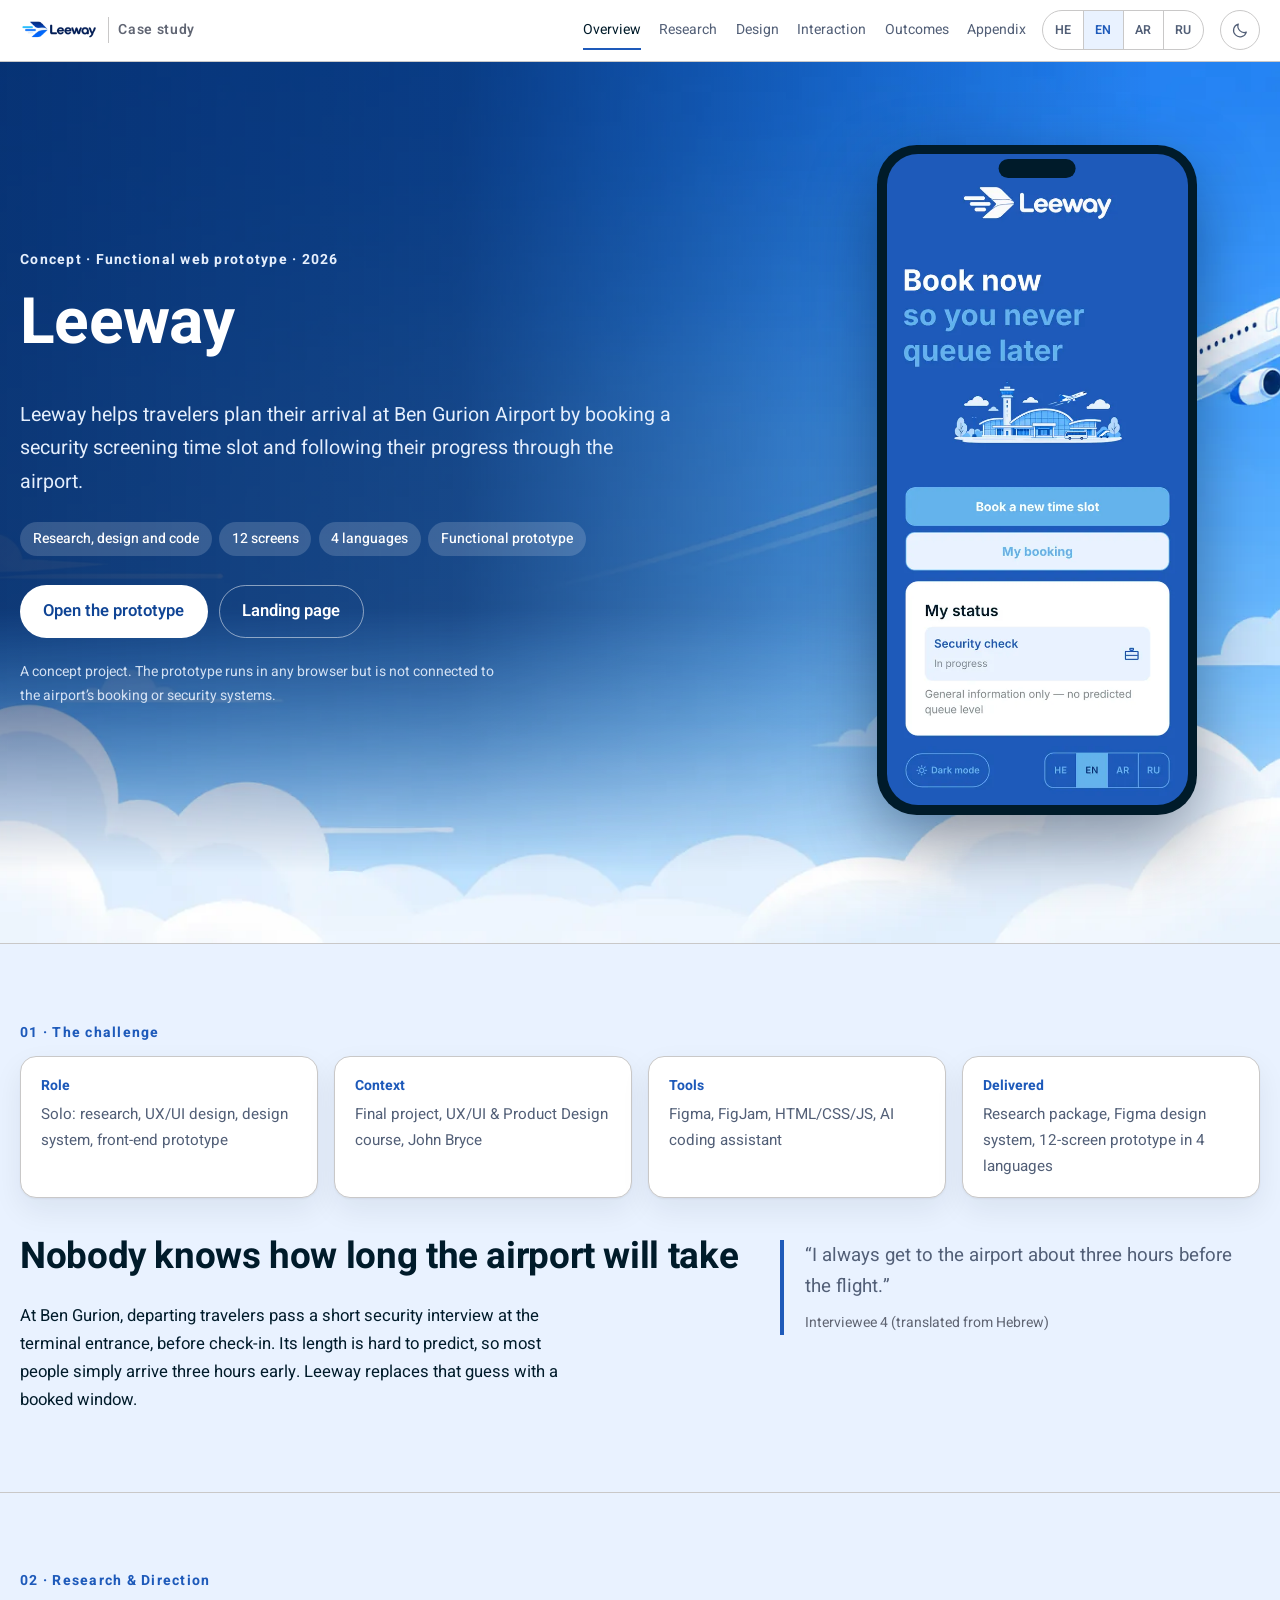
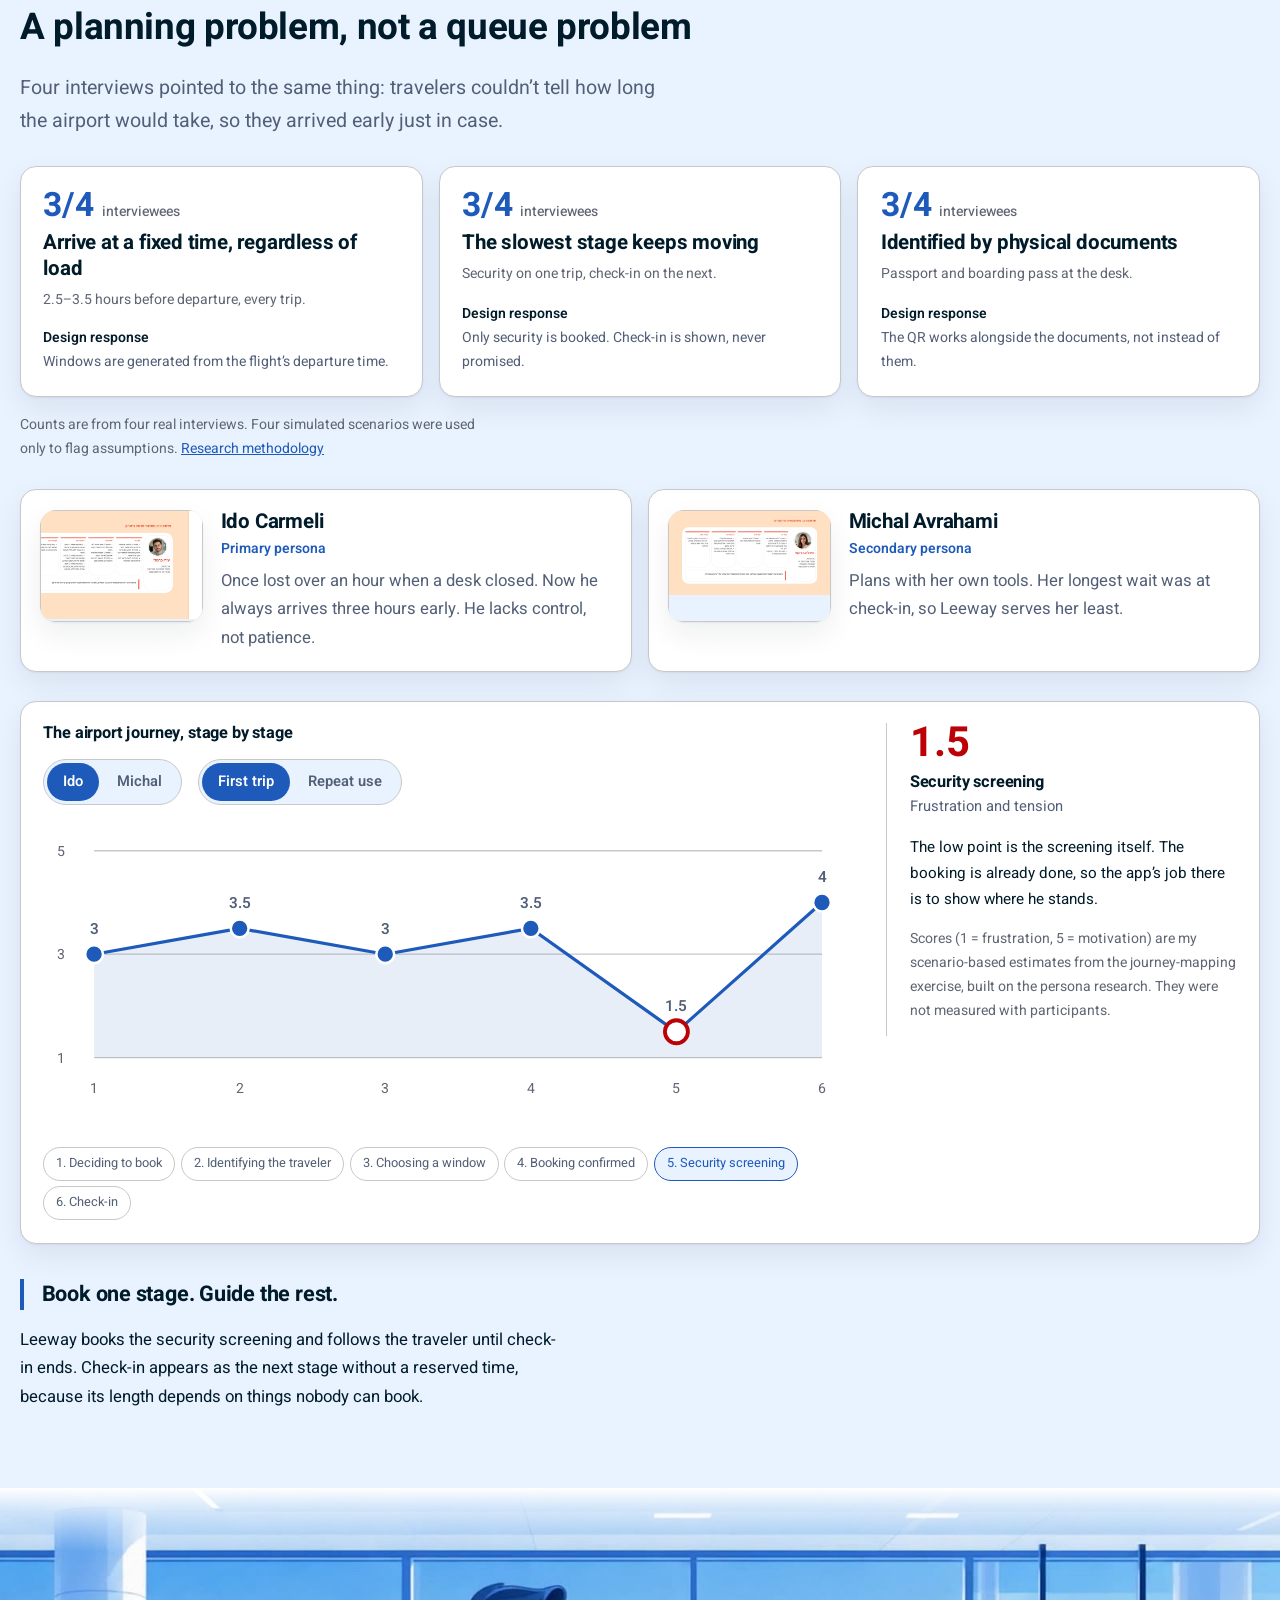
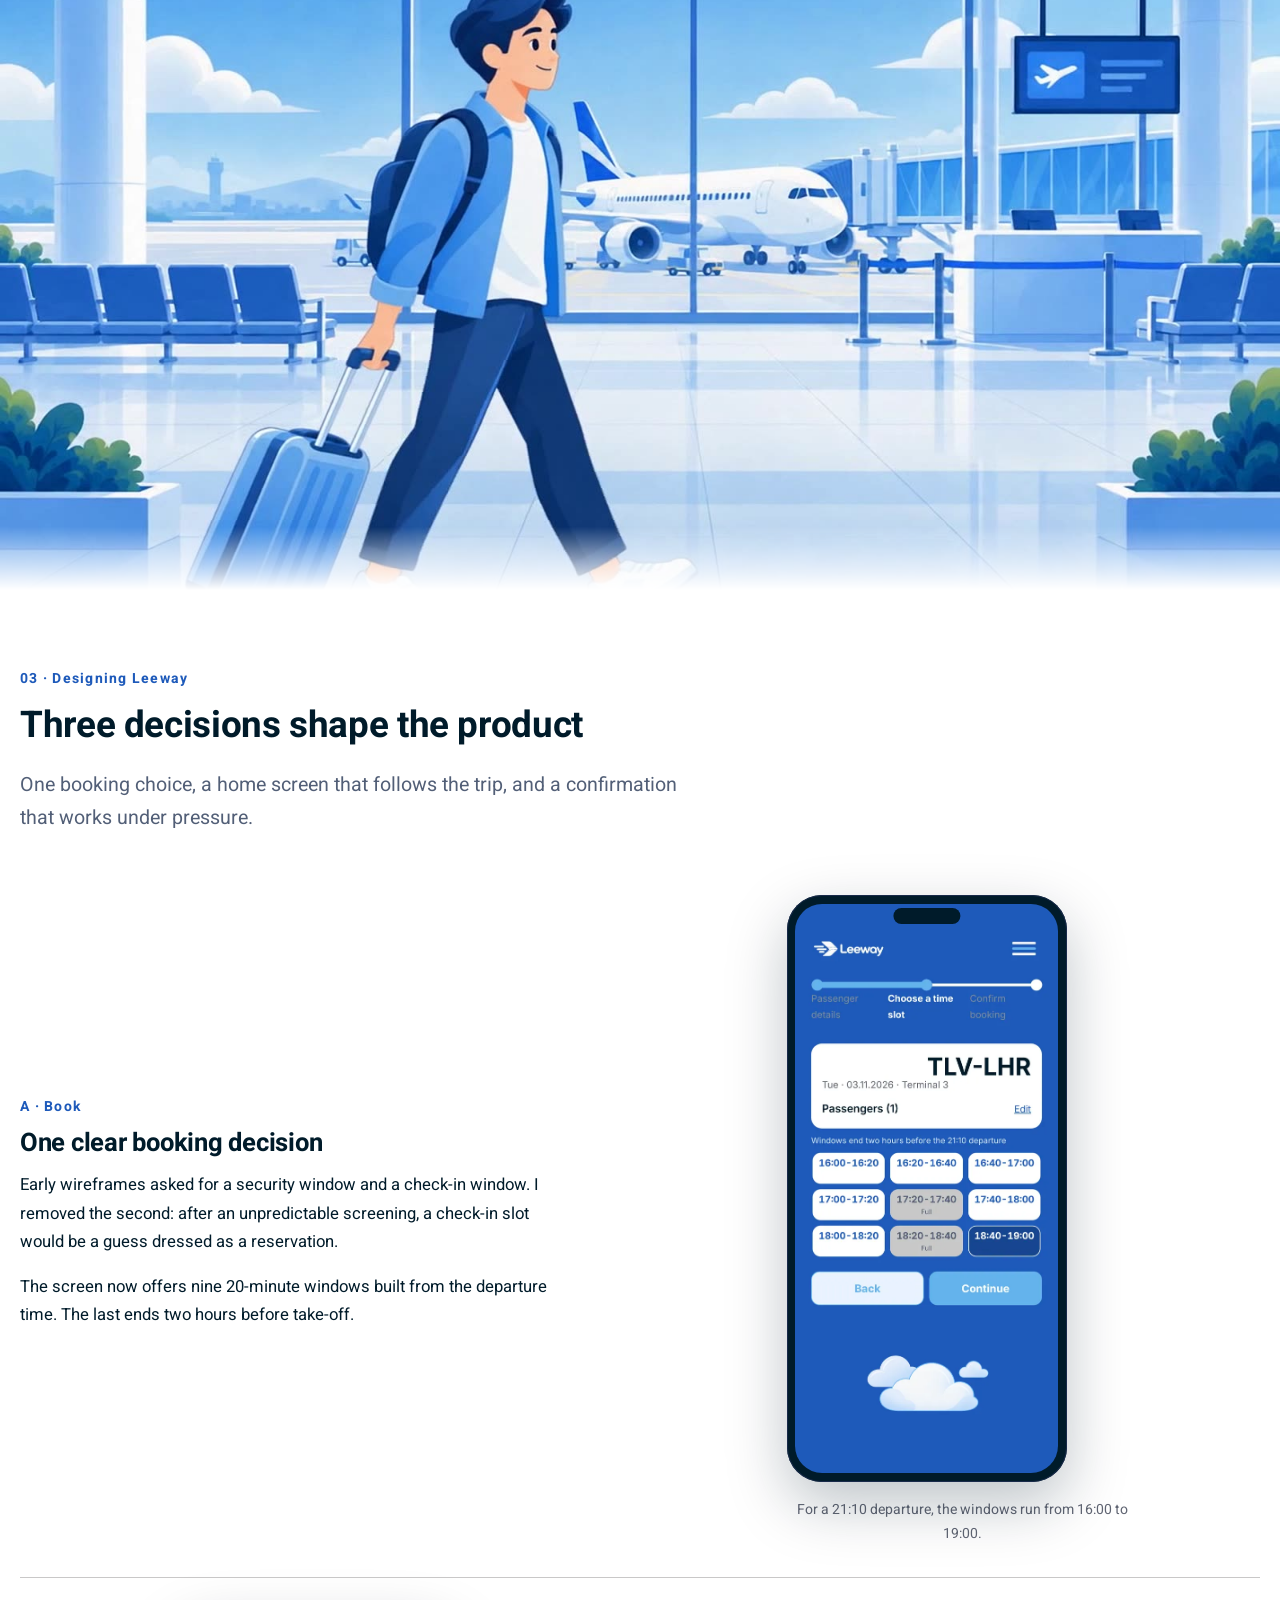
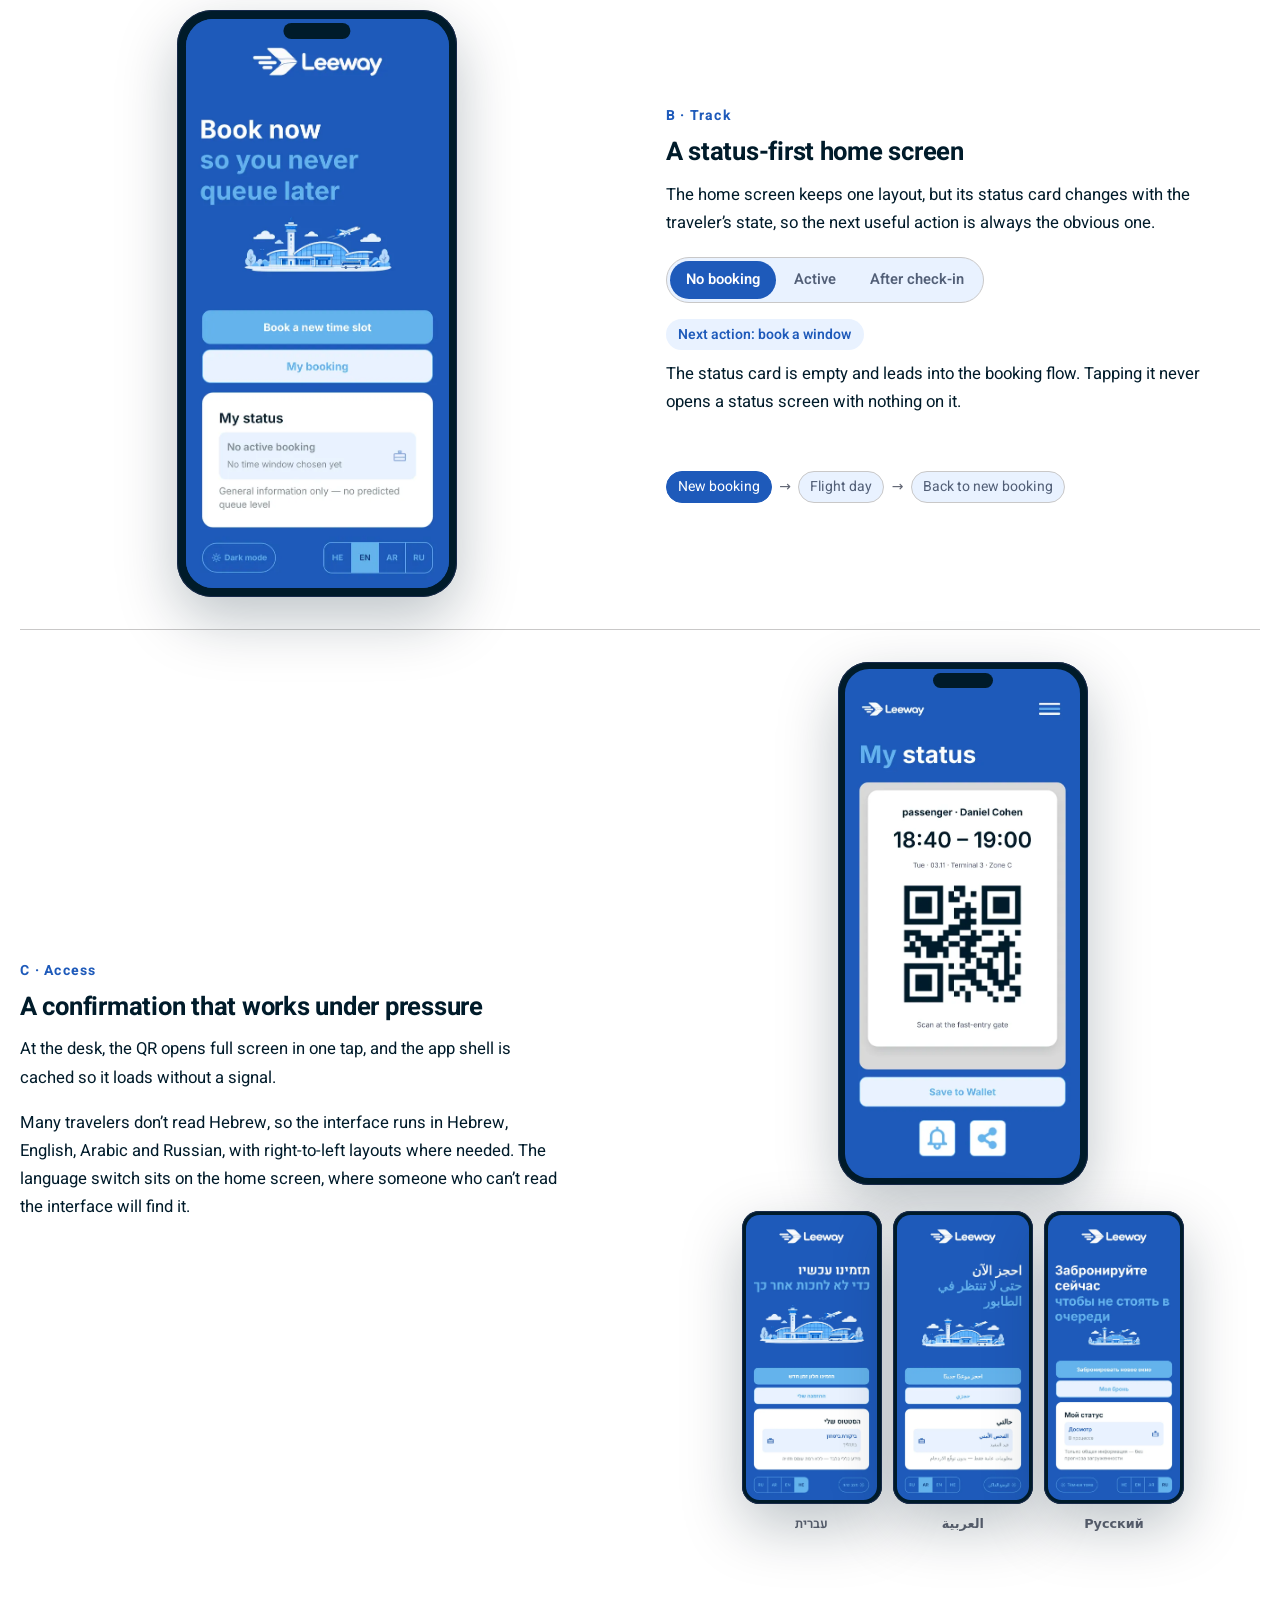
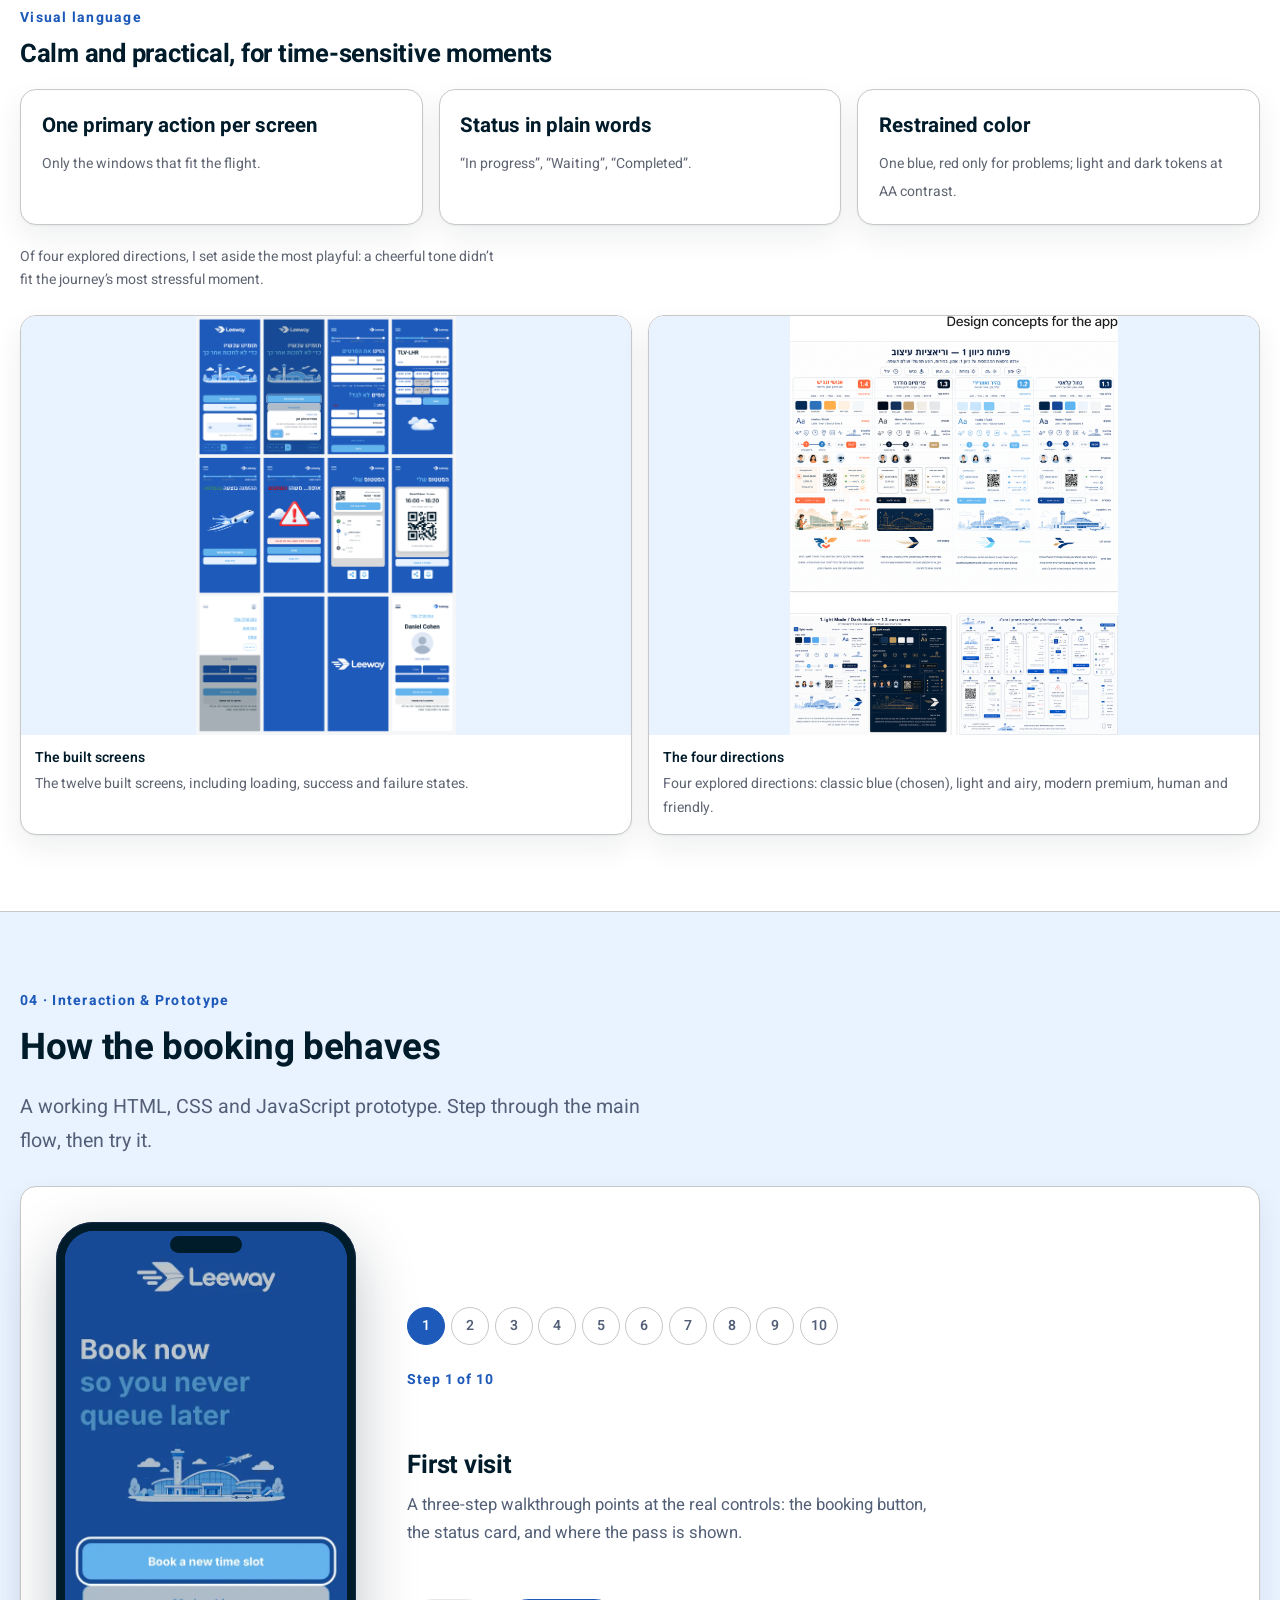
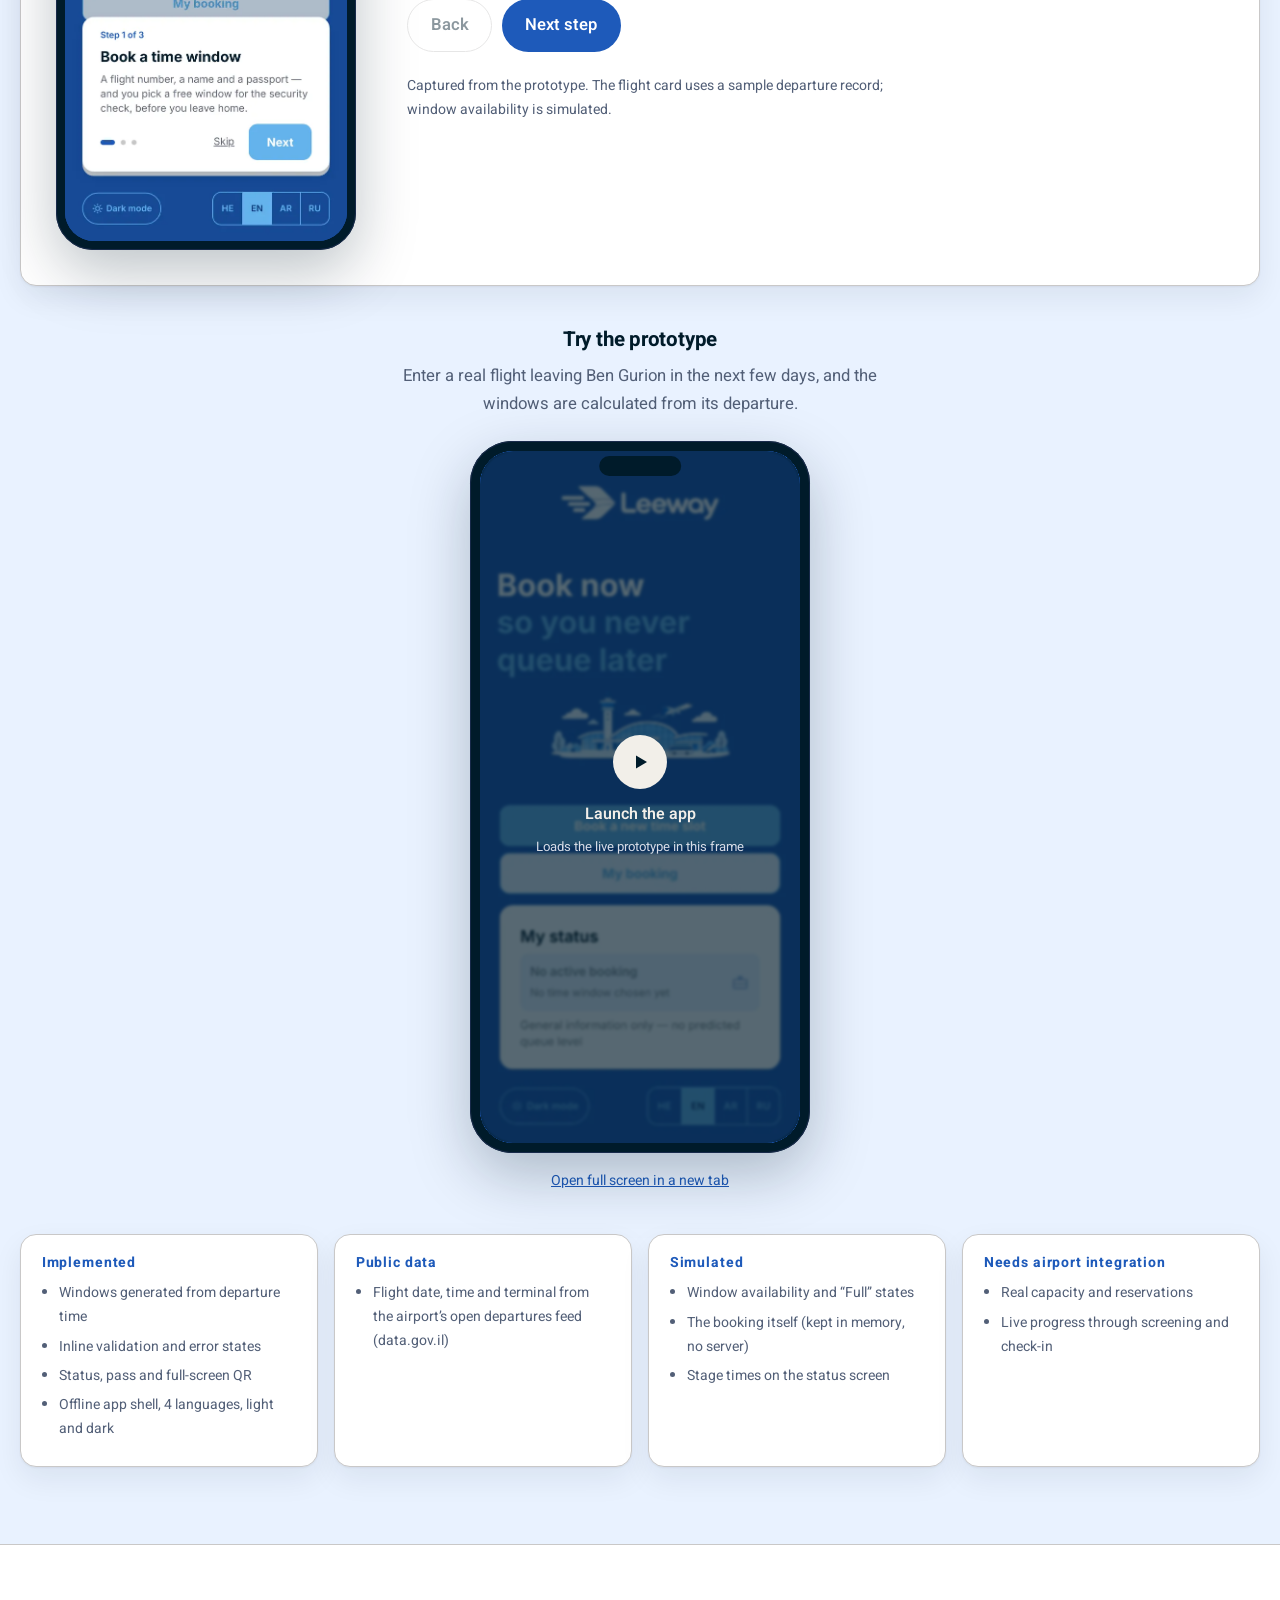
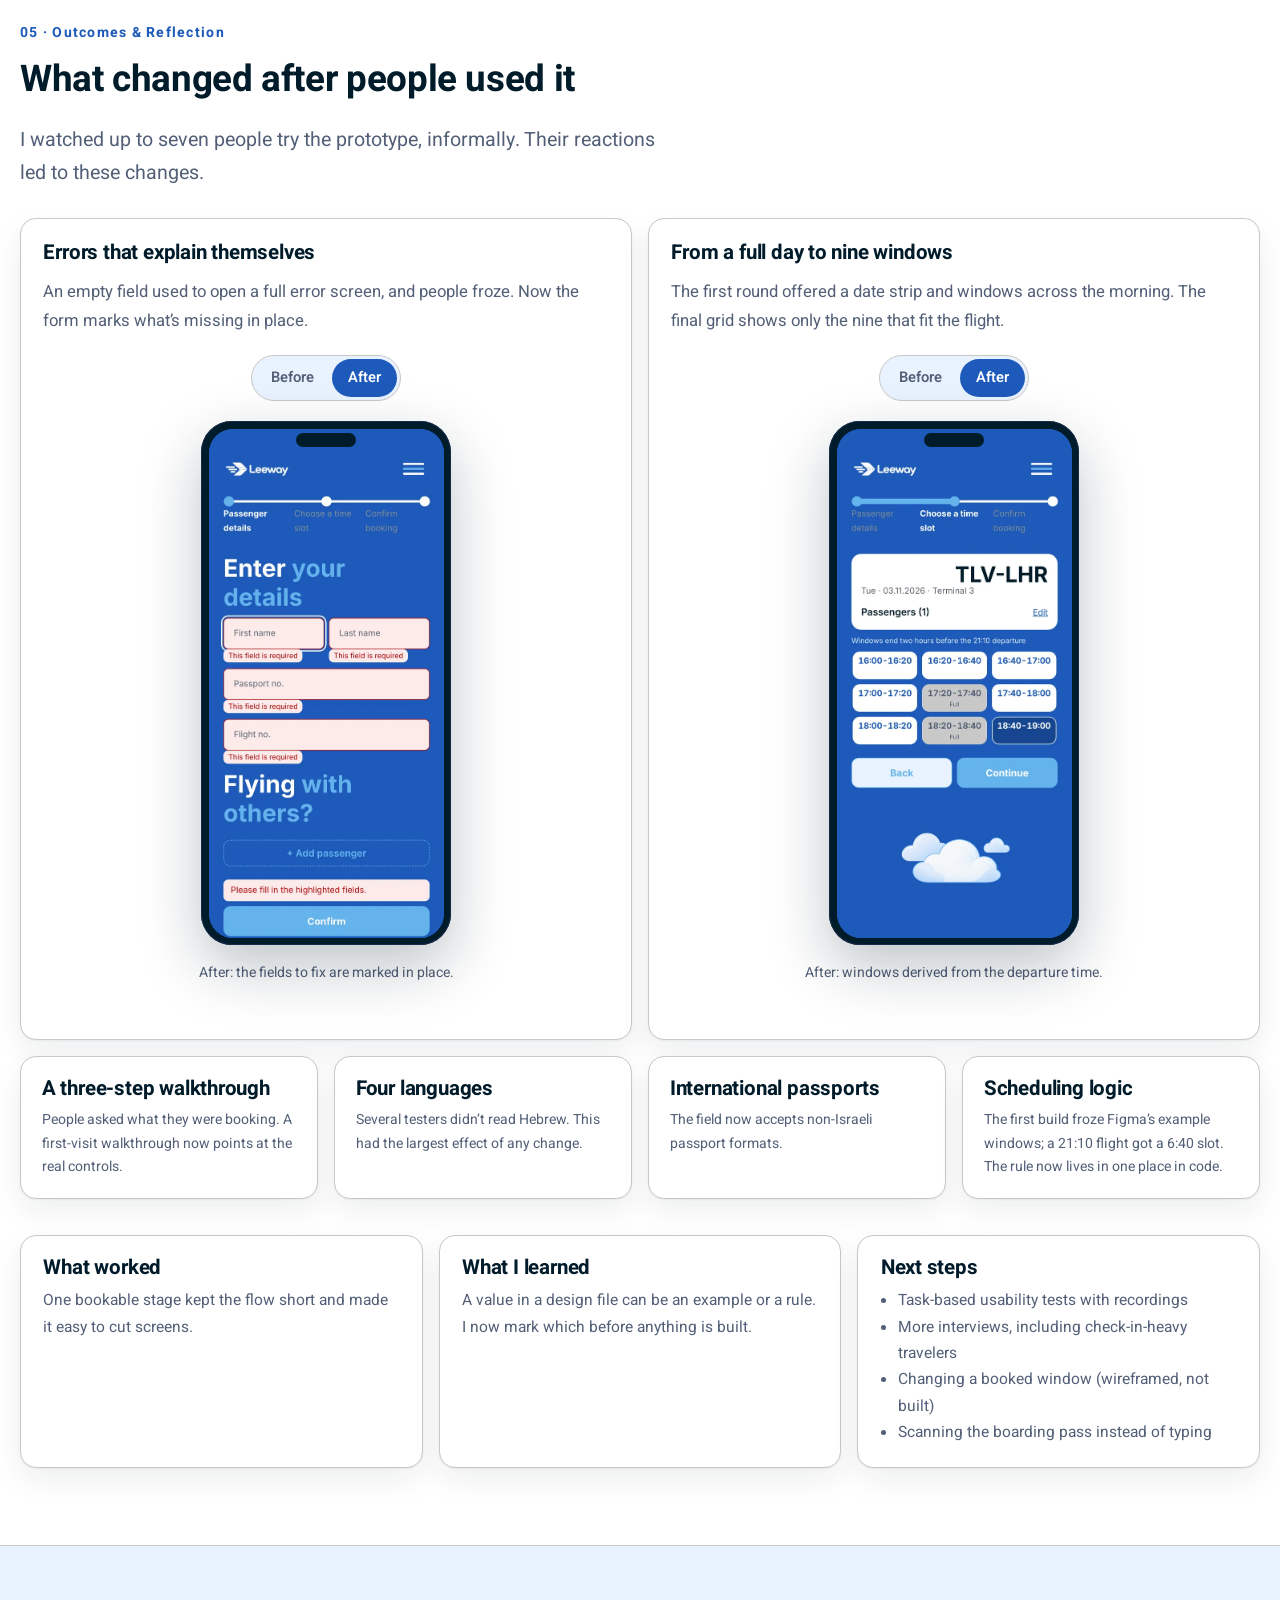
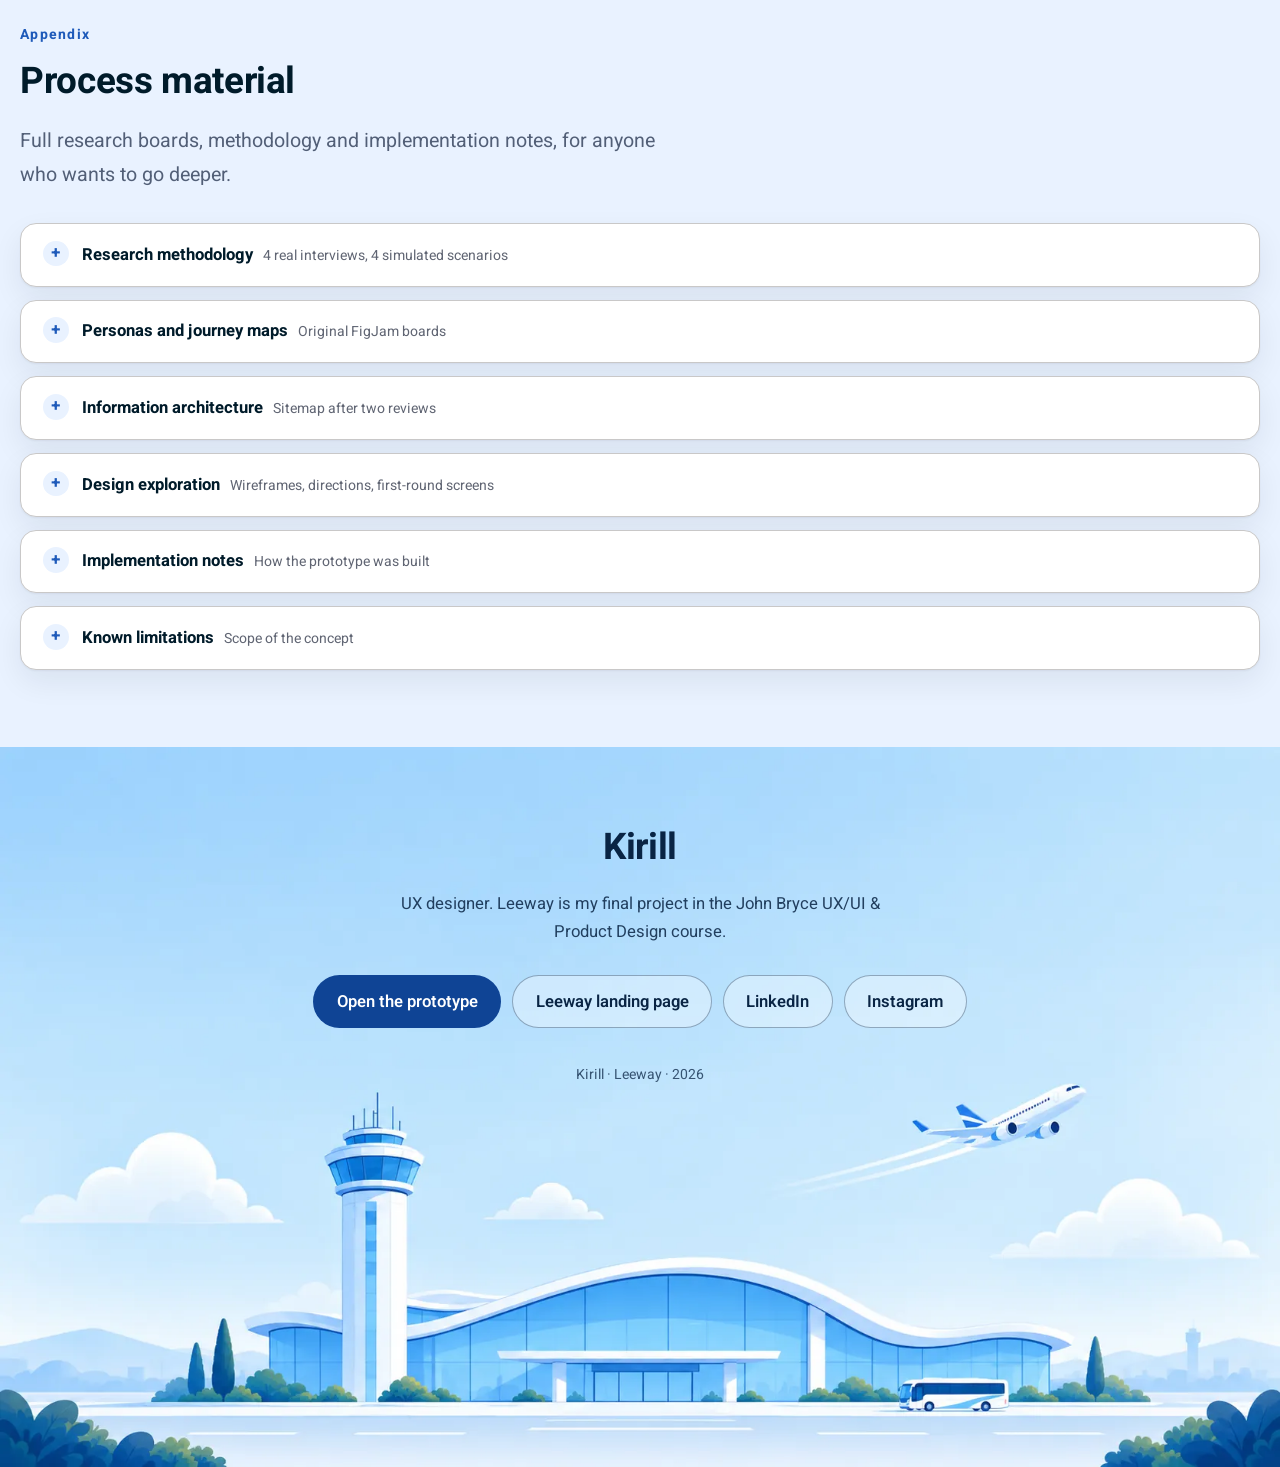
<file: case/index-en.html>
<!doctype html>
<html lang="en" dir="ltr">
<head>
<meta charset="utf-8">
<meta name="viewport" content="width=device-width, initial-scale=1">
<title>Leeway · Case Study</title>
<meta name="description" content="Leeway helps travelers plan their arrival at Ben Gurion Airport by booking a security screening time slot and following their progress through the airport. A concept and functional web prototype.">
<link rel="alternate" hreflang="he" href="index.html">
<link rel="alternate" hreflang="en" href="index-en.html">
<link rel="alternate" hreflang="ar" href="index-ar.html">
<link rel="alternate" hreflang="ru" href="index-ru.html">
<!-- Search & link previews (invisible): canonical, Open Graph, JSON-LD -->
<link rel="canonical" href="https://blik.design/leeway0.1/case/index-en.html">
<meta name="author" content="Kirill Blik">
<meta property="og:type" content="article">
<meta property="og:site_name" content="Kirill Blik · Product Designer">
<meta property="og:locale" content="en_US">
<meta property="og:title" content="Leeway · Case Study">
<meta property="og:description" content="Leeway helps travelers plan their arrival at Ben Gurion Airport by booking a security screening time slot and following their progress through the airport. A concept and functional web prototype.">
<meta property="og:url" content="https://blik.design/leeway0.1/case/index-en.html">
<meta property="og:image" content="https://blik.design/assets/v3/card-leeway.jpg">
<meta name="twitter:card" content="summary_large_image">
<meta name="twitter:title" content="Leeway · Case Study">
<meta name="twitter:description" content="Leeway helps travelers plan their arrival at Ben Gurion Airport by booking a security screening time slot and following their progress through the airport. A concept and functional web prototype.">
<meta name="twitter:image" content="https://blik.design/assets/v3/card-leeway.jpg">
<script type="application/ld+json">{"@context": "https://schema.org", "@type": "CreativeWork", "name": "Leeway · Case Study", "description": "Leeway helps travelers plan their arrival at Ben Gurion Airport by booking a security screening time slot and following their progress through the airport. A concept and functional web prototype.", "url": "https://blik.design/leeway0.1/case/index-en.html", "image": "https://blik.design/assets/v3/card-leeway.jpg", "inLanguage": "en", "author": {"@type": "Person", "@id": "https://blik.design/#person", "name": "Kirill Blik", "jobTitle": "Product Designer", "url": "https://blik.design/"}, "creator": {"@id": "https://blik.design/#person"}, "isPartOf": {"@type": "WebSite", "@id": "https://blik.design/#website", "url": "https://blik.design/"}}</script>
<meta name="theme-color" content="#0F4495">
<script>
/* Theme is set before first paint so a saved dark choice never flashes light. */
(function(){var t=null;try{t=localStorage.getItem('leeway.case.theme');}catch(e){}
document.documentElement.setAttribute('data-theme',t==='dark'?'dark':'light');})();
</script>
<link rel="preconnect" href="https://fonts.googleapis.com">
<link rel="preconnect" href="https://fonts.gstatic.com" crossorigin>
<link href="https://fonts.googleapis.com/css2?family=Heebo:wght@400;500;600;700;800&display=swap" rel="stylesheet">
<style>
/* ── Leeway case study · visual language of v2, structure of v3 ── */
:root{
  --bg:#FFFFFF; --bg-soft:#E9F2FF; --card:#FFFFFF;
  --fg:#001B2A; --fg-soft:#525F77; --fg-faint:#606573;
  --line:#C9C8C8; --accent:#1E5ABA; --accent-fg:#FFFFFF; --accent-soft:#E9F2FF;
  --low:#BB0307;
  --font:"Heebo", system-ui, sans-serif;
  --font-ar:"Cairo","Heebo",system-ui,sans-serif; --font-ru:"Rubik","Heebo",system-ui,sans-serif;
  --t-hero:clamp(2.3rem,5.2vw,4rem);
  --t-h2:clamp(1.6rem,3.1vw,2.3rem);
  --t-h3:clamp(1.05rem,1.9vw,1.28rem);
  --t-body:clamp(1rem,1.3vw,1.07rem);
  --t-small:.875rem;
  --r:12px; --r-lg:16px; --r-pill:999px;
  --shadow:0 1px 2px rgba(0,27,42,.05), 0 12px 30px rgba(0,27,42,.07);
  --lh:1.7; --pad-sec:clamp(2.8rem,6.5vw,4.8rem); --gap:1rem;
  --wrap:1240px; --measure:60ch;
}
:root[data-theme="dark"]{
  --bg:#07192F; --bg-soft:#0B284B; --card:#182A4A;
  --fg:#F2EFE9; --fg-soft:#C9CEDE; --fg-faint:#AEB6C6;
  --line:#2B3D5C; --accent:#63B3ED; --accent-fg:#001B2A; --accent-soft:#0F3673;
  --low:#EE7B75;
  --shadow:0 1px 2px rgba(0,0,0,.4), 0 12px 30px rgba(0,0,0,.45);
}

*,*::before,*::after{box-sizing:border-box}
html{scroll-behavior:smooth; scroll-padding-top:5.5rem; overflow-x:clip}
body{margin:0; background:var(--bg); color:var(--fg); font-family:var(--font);
  font-size:var(--t-body); line-height:var(--lh); -webkit-font-smoothing:antialiased; overflow-x:clip}
img{max-width:100%; height:auto; display:block}
a{color:var(--accent)}
h1,h2,h3,h4{line-height:1.25; margin:0 0 .55em; letter-spacing:-.01em; font-weight:700}
h2{font-size:var(--t-h2)}
h3{font-size:var(--t-h3)}
p{margin:0 0 1em; max-width:var(--measure)}
ul,ol{max-width:var(--measure)}
:focus-visible{outline:2px solid var(--accent); outline-offset:2px}

.wrap{width:min(100% - 2.5rem, var(--wrap)); margin-inline:auto}
section{padding-block:var(--pad-sec); border-top:1px solid var(--line)}
.alt{background:var(--bg-soft)}
.kicker{font-size:var(--t-small); font-weight:700; letter-spacing:.09em; color:var(--accent); margin:0 0 .7rem}
.kicker b{font-weight:700}
.kicker b::after{content:" ·"}
.lead{font-size:calc(var(--t-body)*1.18); color:var(--fg-soft)}
.small{font-size:var(--t-small); color:var(--fg-faint)}
.sec-head{margin-bottom:1.8rem}
.sec-head .lead{margin-top:.2rem}

/* ── card, the basic unit of v2 ── */
.card,.od li,.persona,.jx,.visual-lang li,.walk,.scope div,.ba,.more-iter div,.reflect>div,.facts div{
  background:var(--card); border:1px solid var(--line); border-radius:var(--r-lg); box-shadow:var(--shadow)}

/* ── nav ── */
.bar-track{position:fixed; inset-block-start:0; inset-inline:0; height:3px; z-index:60; pointer-events:none}
.bar{height:100%; width:0; background:var(--accent); transition:width .12s linear}
.nav{position:sticky; top:0; z-index:50; background:color-mix(in srgb, var(--bg) 92%, transparent); backdrop-filter:blur(12px); border-bottom:1px solid var(--line)}
.nav-in{width:min(100% - 2.5rem, var(--wrap)); margin-inline:auto; display:flex; align-items:center; gap:1rem; height:3.8rem}
.nav-home{margin-inline-end:auto; display:inline-flex; align-items:center; gap:.6rem; text-decoration:none; white-space:nowrap}
.nav-home span{font-size:var(--t-small); font-weight:600; color:var(--fg-faint); letter-spacing:.05em;
  padding-inline-start:.6rem; border-inline-start:1px solid var(--line); align-self:stretch; display:inline-flex; align-items:center}
@media (max-width:520px){.nav-home span{display:none}}
.nav-logo{height:26px; width:auto}
.nav-logo--dark{display:none}
:root[data-theme="dark"] .nav-logo--light{display:none}
:root[data-theme="dark"] .nav-logo--dark{display:block}
.nav-links{display:flex; gap:1.15rem}
.nav-links a{color:var(--fg-soft); text-decoration:none; font-size:var(--t-small); white-space:nowrap; padding-block:.4rem; border-bottom:2px solid transparent}
.nav-links a:hover{color:var(--fg)}
.nav-links a.on{color:var(--fg); border-bottom-color:var(--accent)}
@media (max-width:1100px){ .nav-links{display:none} }
.icon-btn{min-height:40px; min-width:40px; display:inline-grid; place-items:center; cursor:pointer;
  border-radius:var(--r-pill); border:1px solid var(--line); background:var(--card); color:var(--fg-soft); font:inherit}
.icon-btn:hover{border-color:var(--accent); color:var(--fg)}
.ico{width:1.15rem; height:1.15rem; stroke:currentColor; fill:none; stroke-width:1.6; stroke-linecap:round; stroke-linejoin:round}
.i-sun{display:none}
:root[data-theme="dark"] .i-sun{display:block}
:root[data-theme="dark"] .i-moon{display:none}
.lang-sw{display:inline-flex; border:1px solid var(--line); border-radius:var(--r-pill); overflow:hidden}
.lang-sw a{min-height:38px; min-width:40px; display:inline-grid; place-items:center; padding-inline:.55rem; font-size:.78rem; font-weight:600;
  color:var(--fg-soft); text-decoration:none; letter-spacing:.03em}
.lang-sw a+a{border-inline-start:1px solid var(--line)}
.lang-sw a:hover{color:var(--fg); background:var(--bg-soft)}
.lang-sw a[aria-current="page"]{background:var(--accent-soft); color:var(--accent)}
@media (max-width:420px){ .lang-sw a{min-width:32px; padding-inline:.3rem} .nav-in{gap:.5rem} }

/* ── buttons & chips ── */
.btn{display:inline-flex; align-items:center; gap:.5rem; min-height:44px; padding:.7rem 1.4rem; border-radius:var(--r-pill);
  text-decoration:none; font-weight:600; border:1px solid transparent; transition:transform .15s ease; font:inherit; font-weight:600; cursor:pointer}
.btn:hover{transform:translateY(-2px)}
.btn:disabled{opacity:.45; cursor:default; transform:none}
.btn-1{background:var(--accent); color:var(--accent-fg)}
.btn-2{background:transparent; color:var(--fg); border-color:var(--line)}
.btn-row{display:flex; flex-wrap:wrap; gap:.7rem; margin-top:1.8rem}
.chips{display:flex; flex-wrap:wrap; gap:.45rem; margin:1.5rem 0 0; padding:0; list-style:none; max-width:none}
.chip{font-size:var(--t-small); font-weight:500; padding:.32rem .8rem; border-radius:var(--r-pill); background:var(--accent-soft); color:var(--accent); margin:0}

/* ── phone frame (v2) ── */
.device{--w:300px; position:relative; width:var(--w); max-width:100%; flex:0 0 auto;
  border-radius:calc(var(--w)*.124); padding:calc(var(--w)*.03); background:#001B2A;
  box-shadow:0 22px 60px rgb(0 27 42 / .26), 0 0 0 1px #182A4A inset}
.device::before{content:""; position:absolute; z-index:3; inset-block-start:calc(var(--w)*.045); inset-inline-start:50%;
  width:calc(var(--w)*.24); height:calc(var(--w)*.058); transform:translateX(-50%); border-radius:var(--r-pill); background:#001B2A}
[dir="rtl"] .device::before{transform:translateX(50%)}
.device>img,.device>.screen{display:block; width:100%; aspect-ratio:390/844; object-fit:cover; border-radius:calc(var(--w)*.097); background:#1E5ABA}
.device .screen{position:relative; overflow:hidden}
.device .screen img{position:absolute; inset:0; width:100%; height:100%; object-fit:cover; transition:opacity .35s ease}
:root[data-theme="dark"] .device{background:#0E1E33; box-shadow:0 22px 60px rgb(0 0 0 / .5), 0 0 0 1px rgb(255 255 255 / .12)}
:root[data-theme="dark"] .device::before{background:#0E1E33}

/* ── hero (v2) ── */
#overview{position:relative; isolation:isolate; overflow:hidden; color:#fff; border:0;
  background:linear-gradient(180deg,#0F4495 0%,#1F63BA 100%); padding-bottom:clamp(4rem,9vw,7rem)}
:root[data-theme="dark"] #overview{background:linear-gradient(180deg,#061527 0%,#0B284B 100%)}
/* sky from the landing page: the plane sits top-right in the art; in RTL the text moves right, so the art is mirrored */
.hero__art{position:absolute; inset:0; z-index:-2}
.hero__art img{width:100%; height:100%; object-fit:cover; object-position:center bottom}
[dir="rtl"] .hero__art img{transform:scaleX(-1)}
#overview::before{content:""; position:absolute; inset:0; z-index:-1;
  background:linear-gradient(to right,rgb(6 44 104 / .9) 0%,rgb(6 44 104 / .78) 36%,rgb(6 44 104 / .3) 66%,rgb(6 44 104 / 0) 90%);
  -webkit-mask-image:linear-gradient(to bottom,#000 62%,transparent 92%); mask-image:linear-gradient(to bottom,#000 62%,transparent 92%)}
[dir="rtl"] #overview::before{background:linear-gradient(to left,rgb(6 44 104 / .9) 0%,rgb(6 44 104 / .78) 36%,rgb(6 44 104 / .3) 66%,rgb(6 44 104 / 0) 90%)}
:root[data-theme="dark"] #overview::before{background:linear-gradient(to right,rgb(4 14 28 / .85) 0%,rgb(4 14 28 / .6) 40%,rgb(4 14 28 / 0) 85%)}
:root[data-theme="dark"][dir="rtl"] #overview::before{background:linear-gradient(to left,rgb(4 14 28 / .85) 0%,rgb(4 14 28 / .6) 40%,rgb(4 14 28 / 0) 85%)}
@media (max-width:900px){
  #overview::before,[dir="rtl"] #overview::before{background:linear-gradient(to bottom,rgb(6 44 104 / .88) 0%,rgb(6 44 104 / .7) 45%,rgb(6 44 104 / .15) 75%,rgb(6 44 104 / 0) 100%);
    -webkit-mask-image:none; mask-image:none}
  :root[data-theme="dark"] #overview::before,:root[data-theme="dark"][dir="rtl"] #overview::before{background:linear-gradient(to bottom,rgb(4 14 28 / .8) 0%,rgb(4 14 28 / .5) 50%,rgb(4 14 28 / 0) 100%)}
}
:root[data-theme="dark"] .a-light{display:none}
:root:not([data-theme="dark"]) .a-dark{display:none}
.hero{display:grid; gap:clamp(1.5rem,4vw,3.5rem); align-items:center; grid-template-columns:minmax(0,1.25fr) minmax(0,.75fr)}
@media (max-width:900px){ .hero{grid-template-columns:1fr} }
.hero h1{font-size:var(--t-hero); color:#fff}
#overview .kicker{color:#E4EEFC}
#overview .kicker b::after{content:""}
.hero .lead{color:#E4EEFC}
.hero .chip{background:rgb(255 255 255 / .16); color:#fff}
.hero .btn-1{background:#fff; color:#0F4495}
.hero .btn-2{color:#fff; border-color:rgb(255 255 255 / .5)}
.hero-note{margin-top:1.4rem; font-size:var(--t-small); color:#E4EEFC; opacity:.9}
.hero-shots{display:flex; justify-content:center; padding:6px 1rem 1rem}
.hero-shots .device{--w:min(320px,76vw); box-shadow:0 26px 70px rgb(0 20 50 / .45)}

/* ── overview facts + problem ── */
.facts{display:grid; gap:var(--gap); grid-template-columns:repeat(auto-fit,minmax(min(9.5rem,100%),1fr)); margin:0 0 2.2rem}
.facts div{padding:1.1rem 1.25rem; margin:0}
.facts dt{font-size:var(--t-small); font-weight:700; color:var(--accent); margin-bottom:.25rem}
.facts dd{margin:0; font-size:.95rem; color:var(--fg-soft)}
.problem{display:grid; gap:1rem 2.5rem; align-items:start}
@media (min-width:900px){ .problem{grid-template-columns:1.2fr .8fr} }
.problem p{margin-bottom:0}
.pull{border-inline-start:4px solid var(--accent); padding-inline-start:1.3rem; font-size:calc(var(--t-body)*1.12); margin:0; color:var(--fg-soft); max-width:var(--measure)}
.pull cite{display:block; font-size:var(--t-small); color:var(--fg-faint); font-style:normal; margin-top:.5rem}

/* ── research: three insight cards ── */
.od{list-style:none; padding:0; margin:0; max-width:none; display:grid; gap:var(--gap); grid-template-columns:repeat(auto-fit,minmax(min(15rem,100%),1fr))}
.od li{padding:1.4rem; margin:0; display:flex; flex-direction:column}
.od .n{font-size:2.1rem; font-weight:700; color:var(--accent); line-height:1; margin-bottom:.5rem}
.od .n small{display:inline; font-size:var(--t-small); font-weight:500; color:var(--fg-faint); margin-inline-start:.45rem}
.od h3{margin-bottom:.35rem}
.od p{margin:0; max-width:none}
.od div p{font-size:var(--t-small); color:var(--fg-faint)}
.od .dec{margin-top:auto; padding-top:.9rem; font-size:var(--t-small); color:var(--fg-soft)}
.od .dec b{display:block; color:var(--fg); font-weight:600}
.method{margin-top:1rem}

.personas{display:grid; gap:var(--gap); margin-top:1.8rem; grid-template-columns:repeat(auto-fit,minmax(min(22rem,100%),1fr))}
.persona{display:grid; grid-template-columns:auto 1fr; gap:1.1rem; align-items:start; padding:1.2rem}
.persona .zoomable{padding:0; border:0; background:none; cursor:zoom-in; width:auto}
.persona img{width:112px; height:112px; object-fit:cover; object-position:right top; border-radius:var(--r); border:1px solid var(--line)}
.persona h3{margin-bottom:.1rem}
.persona .role{font-size:var(--t-small); color:var(--accent); font-weight:600; margin:0 0 .4rem}
.persona p{margin:0; color:var(--fg-soft); max-width:none}

/* ── journey explorer, a jmap card ── */
.jx{margin-top:1.8rem; display:grid; gap:1.6rem; padding:1.3rem 1.4rem 1.4rem}
@media (min-width:980px){ .jx{grid-template-columns:1.4fr .6fr; align-items:start} }
.jx>div:first-child h3{font-size:1.02rem}
.jx-controls{display:flex; flex-wrap:wrap; gap:.6rem 1rem; margin-bottom:.6rem}
.seg{display:inline-flex; padding:3px; border-radius:var(--r-pill); background:var(--bg-soft); gap:2px; border:1px solid var(--line)}
.seg button{min-height:38px; padding:.35rem 1rem; border:0; border-radius:var(--r-pill); background:transparent; color:var(--fg-soft);
  font:inherit; font-size:.92rem; font-weight:600; cursor:pointer}
.seg button[aria-pressed="true"]{background:var(--accent); color:var(--accent-fg)}
.jchart{width:100%; height:auto; display:block; overflow:visible; min-height:170px}
.jchart .g{stroke:var(--line); stroke-width:1}
.jchart .ax{fill:var(--fg-faint); font-size:11px; font-family:var(--font)}
.jchart .area{fill:var(--accent); opacity:.10}
.jchart .ln{fill:none; stroke:var(--accent); stroke-width:2.5; stroke-linejoin:round; stroke-linecap:round}
.jchart .pt{fill:var(--accent); stroke:var(--card); stroke-width:2; cursor:pointer}
.jchart .pt.low{fill:var(--low)}
.jchart .pt.on{stroke:var(--accent); stroke-width:3; fill:var(--card)}
.jchart .pt.low.on{stroke:var(--low)}
.jchart .val{fill:var(--fg-soft); font-size:12px; font-weight:600; font-family:var(--font); text-anchor:middle}
.jchart .stg{fill:var(--fg-faint); font-size:11px; font-family:var(--font); text-anchor:middle}
.jx-stages{list-style:none; padding:0; margin:.8rem 0 0; display:flex; flex-wrap:wrap; gap:.35rem; max-width:none}
.jx-stages li{margin:0}
.jx-stages button{min-height:34px; padding:.25rem .75rem; border-radius:var(--r-pill); border:1px solid var(--line); background:transparent;
  color:var(--fg-soft); font:inherit; font-size:.8rem; cursor:pointer}
.jx-stages button[aria-pressed="true"]{border-color:var(--accent); color:var(--accent); background:var(--accent-soft)}
.jx-detail{border-top:1px solid var(--line); padding-top:1rem}
@media (min-width:980px){ .jx-detail{border-top:0; padding-top:0; border-inline-start:1px solid var(--line); padding-inline-start:1.4rem} }
.jx-detail .score{font-size:2.6rem; font-weight:700; line-height:1; color:var(--accent)}
.jx-detail .score.low{color:var(--low)}
.jx-detail h4{font-size:1.02rem; margin:.5rem 0 .1rem}
.jx-detail .feel{color:var(--fg-soft); font-size:.92rem; margin-bottom:1rem}
.jx-detail .take{font-size:.95rem; color:var(--fg); margin-bottom:.9rem}

.direction{margin-top:2.2rem}
.direction h3{font-size:calc(var(--t-body)*1.3); line-height:1.45; max-width:var(--measure); margin:0 0 1rem;
  padding-inline-start:1.1rem; border-inline-start:4px solid var(--accent)}

/* ── the film (from the landing page): edge to edge, no frame, no text ── */
.film{padding-block:0; border-top:0; background:var(--bg)}
.film__media{position:relative; inline-size:100%; overflow:hidden; block-size:min(56.25vw,78svh);
  -webkit-mask-image:linear-gradient(to bottom,transparent 0,#000 9%,#000 91%,transparent 100%);
  mask-image:linear-gradient(to bottom,transparent 0,#000 9%,#000 91%,transparent 100%)}
.film__media video,.film__still{position:absolute; inset:0; display:block; inline-size:100%; block-size:100%;
  max-inline-size:none; object-fit:cover; object-position:40% 45%; border:0; border-radius:0}
.film__still{display:none}
@media (max-width:39.999rem){
  .film__media{block-size:clamp(16rem,50svh,23rem)}
  .film__media video,.film__still{object-position:34% 50%}
}
.film.is-static video{display:none}
.film.is-static .film__still{display:block}
.film + section{border-top:0}

/* ── design decisions ── */
.decision{display:grid; gap:clamp(1.5rem,4vw,4rem); align-items:center; padding-block:2rem}
.decision+.decision{border-top:1px solid var(--line)}
@media (min-width:900px){
  .decision{grid-template-columns:1fr 1fr}
  .decision.flip .d-copy{order:2}
}
.d-label{font-size:var(--t-small); font-weight:700; letter-spacing:.09em; color:var(--accent); margin:0 0 .5rem}
.decision h3{font-size:clamp(1.25rem,2.3vw,1.6rem); margin-bottom:.8rem}
.d-visual{display:flex; justify-content:center; gap:1rem; flex-wrap:wrap}
.d-visual .device{--w:min(280px,72vw)}
.cap{font-size:var(--t-small); color:var(--fg-faint); margin-top:1rem; max-width:44ch}
.states{display:grid; gap:1rem; margin-top:1.2rem}
.states .seg{justify-self:start}
.state-copy{min-height:8.5rem}
.state-copy .next{display:inline-block; font-size:var(--t-small); font-weight:600; color:var(--accent); background:var(--accent-soft);
  padding:.25rem .8rem; border-radius:var(--r-pill); margin-bottom:.6rem}
.state-copy .tag[hidden]{display:none}
.state-copy .tag{display:inline-block; font-size:.75rem; font-weight:600; color:var(--fg-soft); border:1px dashed var(--fg-faint);
  padding:.15rem .6rem; border-radius:var(--r-pill); margin-inline-start:.4rem}
.flow-line{display:flex; align-items:center; gap:.45rem; flex-wrap:wrap; font-size:var(--t-small); color:var(--fg-faint); margin:0}
.flow-line span{padding:.2rem .7rem; border-radius:var(--r-pill); background:var(--bg-soft); color:var(--fg-soft); border:1px solid var(--line)}
.flow-line span.on{background:var(--accent); border-color:var(--accent); color:var(--accent-fg)}
.langs{display:flex; gap:.7rem; justify-content:center; flex-wrap:wrap}
.langs figure{margin:0; text-align:center}
.langs .device{--w:clamp(96px,15vw,140px)}
.langs .device::before{display:none}
.langs figcaption{font-size:.8rem; font-weight:600; color:var(--fg-faint); margin-top:.6rem}

/* ── visual language: v2 principle cards + gallery cards ── */
.visual-lang{margin-top:2.4rem}
.visual-lang h3{font-size:clamp(1.25rem,2.3vw,1.6rem)}
.visual-lang ul{list-style:none; padding:0; margin:1.2rem 0 0; max-width:none; display:grid; gap:var(--gap);
  grid-template-columns:repeat(auto-fit,minmax(min(15rem,100%),1fr))}
.visual-lang li{padding:1.2rem 1.3rem; margin:0}
.visual-lang li b{display:block; font-size:var(--t-h3); margin-bottom:.3rem}
.visual-lang li span{color:var(--fg-faint); font-size:var(--t-small)}
.visual-lang .small{margin-top:1rem}
.duo{display:grid; gap:var(--gap); margin-top:1.4rem; grid-template-columns:repeat(auto-fit,minmax(min(20rem,100%),1fr))}
.zoomable{display:flex; flex-direction:column; width:100%; padding:0; text-align:start; font:inherit; color:inherit;
  background:var(--card); border:1px solid var(--line); border-radius:var(--r-lg); overflow:hidden; cursor:zoom-in;
  box-shadow:var(--shadow); transition:border-color .15s ease, transform .15s ease}
.zoomable:hover,.zoomable:focus-visible{border-color:var(--accent); transform:translateY(-2px)}
.zoomable img{width:100%; aspect-ratio:16/11; object-fit:contain; background:var(--bg-soft)}
.zoomable>span{display:block; padding:.7rem .85rem .85rem; font-size:var(--t-small); color:var(--fg-faint)}
.zoomable>span b{display:block; color:var(--fg); font-weight:600; margin-bottom:.15rem}

/* ── interaction walkthrough ── */
.walk{display:grid; gap:clamp(1.5rem,4vw,3.5rem); align-items:center; padding:clamp(1.2rem,3vw,2.2rem)}
@media (min-width:900px){ .walk{grid-template-columns:auto 1fr} }
.walk .device{--w:min(300px,74vw); margin-inline:auto}
.steps{list-style:none; padding:0; margin:0 0 1.4rem; display:flex; flex-wrap:wrap; gap:.35rem; max-width:none}
.steps li{margin:0}
.steps button{min-width:38px; min-height:38px; border-radius:var(--r-pill); border:1px solid var(--line); background:var(--card);
  color:var(--fg-soft); font:inherit; font-size:.88rem; font-weight:600; cursor:pointer; padding:0 .6rem}
.steps button[aria-selected="true"]{background:var(--accent); border-color:var(--accent); color:var(--accent-fg)}
.walk-copy .count{font-size:var(--t-small); font-weight:700; letter-spacing:.06em; color:var(--accent); margin-bottom:.3rem}
.walk-copy h3{font-size:clamp(1.25rem,2.3vw,1.6rem); margin-bottom:.6rem}
.walk-copy p{color:var(--fg-soft); min-height:5.5em}
.walk-nav{display:flex; gap:.6rem}

/* ── the product itself, inside the page (v2) ── */
.try{margin-top:2.6rem; text-align:center}
.try h3{margin-bottom:.5rem}
.try p{margin-inline:auto; color:var(--fg-soft)}
.live{display:flex; justify-content:center; margin-top:1.4rem}
.live .device{--w:min(340px,82vw)}
.live .screen iframe{position:absolute; inset:0; width:100%; height:100%; border:0}
.live-start{position:absolute; inset:0; z-index:2; display:flex; flex-direction:column; align-items:center; justify-content:center; gap:.5rem;
  padding:2rem 1.4rem; border:0; cursor:pointer; font:inherit; color:#F2EFE9; text-align:center; background:rgb(0 27 42 / .66); backdrop-filter:blur(1.5px)}
.live-start .play{display:grid; place-items:center; width:54px; height:54px; border-radius:50%; background:#F2EFE9; color:#001B2A; margin-bottom:.3rem}
.live-start b{font-size:1rem; font-weight:600}
.live-start span{font-size:.82rem; color:#D6DCE6; max-width:17rem}
.try-link{margin-top:1rem; font-size:var(--t-small)}

.scope{margin-top:2.6rem; display:grid; gap:var(--gap); grid-template-columns:repeat(auto-fit,minmax(min(14rem,100%),1fr))}
.scope div{padding:1.2rem 1.3rem}
.scope h4{font-size:var(--t-small); letter-spacing:.06em; color:var(--accent); margin-bottom:.6rem}
.scope ul{padding-inline-start:1.1rem; margin:0; font-size:var(--t-small); color:var(--fg-soft)}
.scope li{margin-bottom:.35rem}

/* ── outcomes ── */
.ba-grid{display:grid; gap:var(--gap); grid-template-columns:repeat(auto-fit,minmax(min(22rem,100%),1fr))}
.ba{padding:1.4rem; text-align:center}
.ba h3,.ba p{text-align:start}
.ba p{color:var(--fg-soft); max-width:none}
.ba .seg{margin-top:.2rem}
.ba .device{--w:min(250px,70vw); margin:1.3rem auto 0}
.ba .screen img.before.contain{object-fit:contain; background:#F4F5F7}
.ba .cap{margin-inline:auto; min-height:3em; text-align:center}
.more-iter{margin-top:var(--gap); display:grid; gap:var(--gap); grid-template-columns:repeat(auto-fit,minmax(min(15rem,100%),1fr))}
.more-iter div{padding:1.2rem 1.3rem}
.more-iter h4{font-size:var(--t-h3); margin-bottom:.35rem}
.more-iter p{font-size:var(--t-small); color:var(--fg-soft); margin:0}
.reflect{display:grid; gap:var(--gap); margin-top:2.2rem; grid-template-columns:repeat(auto-fit,minmax(min(16rem,100%),1fr))}
.reflect>div{padding:1.3rem 1.4rem}
.reflect h3{margin-bottom:.4rem}
.reflect p,.reflect li{color:var(--fg-soft); font-size:.97rem}
.reflect p{margin:0}
.reflect ul{padding-inline-start:1.1rem; margin:0}

/* ── appendix (v2 boxed details) ── */
details.ap{border:1px solid var(--line); border-radius:var(--r-lg); background:var(--card); padding:0 1.4rem; box-shadow:var(--shadow); margin-top:.8rem}
details.ap>summary{cursor:pointer; list-style:none; padding:1.05rem 0; font-weight:700; position:relative; padding-inline-start:2.4rem}
details.ap>summary::-webkit-details-marker{display:none}
details.ap>summary::before{content:"+"; position:absolute; inset-inline-start:0; inset-block-start:1.05rem; width:1.6rem; height:1.6rem;
  display:grid; place-items:center; border-radius:var(--r-pill); background:var(--accent-soft); color:var(--accent); font-size:1.05rem; line-height:1}
details.ap[open]>summary::before{content:"–"}
details.ap>summary span{font-weight:400; font-size:var(--t-small); color:var(--fg-faint); margin-inline-start:.4rem}
details.ap>div{padding-block:.2rem 1.3rem}
details.ap>div>.zoomable{margin-top:1rem}
.tbl{overflow-x:auto; margin:1.2rem 0; border:1px solid var(--line); border-radius:var(--r-lg); background:var(--card)}
table{border-collapse:collapse; width:100%; min-width:560px; font-size:var(--t-small)}
th,td{text-align:start; padding:.8rem 1rem; border-bottom:1px solid var(--line); vertical-align:top}
tr:last-child td{border-bottom:0}
th{font-weight:700; background:var(--bg-soft)}
.thumbs{display:grid; gap:var(--gap); grid-template-columns:repeat(auto-fit,minmax(min(14rem,100%),1fr))}
.thumbs .zoomable img{object-fit:cover; object-position:top}

/* ── footer: the page lands on the ground — terminal art from the landing page ── */
footer{position:relative; display:grid; overflow:hidden; text-align:center; color:#092444;
  background:linear-gradient(to bottom,var(--bg-soft) 0%,#A2D4FD 38%)}
:root[data-theme="dark"] footer{color:#E4EAF5; background:linear-gradient(to bottom,var(--bg-soft) 0%,#061630 38%)}
.foot__art{grid-area:1/1; align-self:end; width:100%; height:auto; display:block}
.foot__inner{grid-area:1/1; position:relative; z-index:1; align-self:start; padding-block:var(--pad-sec) clamp(9rem,24vw,22rem)}
footer h2{color:inherit}
footer p{margin-inline:auto; color:inherit; opacity:.85}
footer .btn-row{justify-content:center}
footer .btn-1{background:#0F4495; color:#fff}
footer .btn-2{color:inherit; border-color:rgb(9 36 68 / .35); background:rgb(255 255 255 / .35)}
:root[data-theme="dark"] footer .btn-1{background:#63B3ED; color:#001B2A}
:root[data-theme="dark"] footer .btn-2{border-color:rgb(228 234 245 / .35); background:rgb(4 14 28 / .35)}
footer .small{color:inherit; opacity:.75; margin-top:2.2rem}
@media (max-width:600px){ .foot__inner{padding-bottom:clamp(8rem,52vw,14rem)} }

dialog.lightbox{border:0; padding:0; background:none; width:100%; height:100%; max-width:100vw; max-height:100vh; margin:0}
dialog.lightbox::backdrop{background:rgb(11 13 20 / .88)}
.lb-in{display:flex; flex-direction:column; height:100%; padding:1rem; gap:.75rem}
.lb-in img{flex:1 1 auto; min-height:0; width:100%; object-fit:contain; border-radius:var(--r); background:#0f1219}
.lb-bar{display:flex; align-items:center; justify-content:space-between; gap:1rem; color:#ECE7DD}
.lb-bar p{margin:0; color:#B9B1A2; font-size:var(--t-small); max-width:none}
.lb-close{min-height:44px; min-width:44px; border-radius:var(--r-pill); cursor:pointer; border:1px solid rgb(236 231 221 / .35); background:none; color:#ECE7DD; font:inherit; font-size:1.1rem}

.reveal{opacity:0; transform:translateY(16px); transition:opacity .6s ease, transform .6s ease}
.reveal.in{opacity:1; transform:none}
@media (prefers-reduced-motion:reduce){
  html{scroll-behavior:auto}
  .reveal{opacity:1; transform:none; transition:none}
  .btn:hover,.zoomable:hover{transform:none}
  *,*::before,*::after{transition-duration:.001ms !important; animation-duration:.001ms !important}
}

/* ── scripts ── */
html[lang="ar"] body{font-family:var(--font-ar); line-height:1.85}
html[lang="ru"] body{font-family:var(--font-ru)}
html[lang="ar"] *{letter-spacing:0 !important}
html[lang="ar"] h1,html[lang="ar"] h2,html[lang="ar"] h3{line-height:1.4}

</style>
</head>
<body>

<svg width="0" height="0" style="position:absolute" aria-hidden="true">
  <symbol id="i-moon" viewBox="0 0 24 24"><path d="M20 14.5A8.2 8.2 0 0 1 9.5 4a8.5 8.5 0 1 0 10.5 10.5z"/></symbol>
  <symbol id="i-sun" viewBox="0 0 24 24"><circle cx="12" cy="12" r="4.2"/><path d="M12 2.6v2.2M12 19.2v2.2M2.6 12h2.2M19.2 12h2.2M5.4 5.4l1.6 1.6M17 17l1.6 1.6M18.6 5.4L17 7M7 17l-1.6 1.6"/></symbol>
  <symbol id="i-play" viewBox="0 0 24 24"><path d="M8 5.5v13l11-6.5z" fill="currentColor" stroke="none"/></symbol>
</svg>

<div class="bar-track" aria-hidden="true"><div class="bar" id="bar"></div></div>

<nav class="nav" aria-label="Case study">
  <div class="nav-in">
    <a class="nav-home" href="#overview" aria-label="Leeway, back to top">
      <img class="nav-logo nav-logo--light" src="assets/logo-leeway-blue.webp" alt="Leeway" width="240" height="80">
      <img class="nav-logo nav-logo--dark" src="assets/logo-leeway-white.webp" alt="Leeway" width="240" height="80">
      <span>Case study</span>
    </a>
    <div class="nav-links">
      <a href="#overview">Overview</a>
      <a href="#research">Research</a>
      <a href="#design">Design</a>
      <a href="#interaction">Interaction</a>
      <a href="#outcomes">Outcomes</a>
      <a href="#appendix">Appendix</a>
    </div>
    <div class="lang-sw" role="navigation" aria-label="Language"><a href="index.html" hreflang="he" lang="he" title="עברית">HE</a><a href="index-en.html" hreflang="en" lang="en" title="English" aria-current="page">EN</a><a href="index-ar.html" hreflang="ar" lang="ar" title="العربية">AR</a><a href="index-ru.html" hreflang="ru" lang="ru" title="Русский">RU</a></div>
    <button type="button" class="icon-btn" id="theme-btn" aria-label="Switch between light and dark mode" title="Switch between light and dark mode">
      <svg class="ico i-moon" aria-hidden="true"><use href="#i-moon"/></svg>
      <svg class="ico i-sun" aria-hidden="true"><use href="#i-sun"/></svg>
    </button>
  </div>
</nav>

<main>

<section id="overview">
  <div class="hero__art" aria-hidden="true">
    <img class="a-light" src="../landing/assets/art/sky-wide.webp" width="1672" height="941" alt="" fetchpriority="high" decoding="async">
    <img class="a-dark" src="../landing/assets/art/sky-wide-dark.webp" width="1672" height="941" alt="" loading="lazy" decoding="async">
  </div>
  <div class="wrap">
    <div class="hero">
      <div class="hero-copy">
        <p class="kicker">Concept · Functional web prototype · 2026</p>
        <h1>Leeway</h1>
        <p class="lead">Leeway helps travelers plan their arrival at Ben Gurion Airport by booking a security screening time slot and following their progress through the airport.</p>
        <ul class="chips"><li class="chip">Research, design and code</li><li class="chip">12 screens</li><li class="chip">4 languages</li><li class="chip">Functional prototype</li></ul>
        <div class="btn-row">
          <a class="btn btn-1" href="../" target="_blank" rel="noopener">Open the prototype</a>
          <a class="btn btn-2" href="../landing/index-en.html">Landing page</a>
        </div>
        <p class="hero-note">A concept project. The prototype runs in any browser but is not connected to the airport’s booking or security systems.</p>
      </div>
      <div class="hero-shots" aria-hidden="true">
        <div class="device"><img data-shot="home-active" src="assets/v3/en/light/home-active.webp" alt="Leeway home screen with an active booking" width="585" height="1266"></div>
      </div>
    </div>
  </div>
</section>

<section id="challenge" class="alt">
  <div class="wrap">
    <p class="kicker"><b>01</b> The challenge</p>
    <dl class="facts">
      <div><dt>Role</dt><dd>Solo: research, UX/UI design, design system, front-end prototype</dd></div>
      <div><dt>Context</dt><dd>Final project, UX/UI &amp; Product Design course, John Bryce</dd></div>
      <div><dt>Tools</dt><dd>Figma, FigJam, HTML/CSS/JS, AI coding assistant</dd></div>
      <div><dt>Delivered</dt><dd>Research package, Figma design system, 12-screen prototype in 4 languages</dd></div>
    </dl>
    <div class="problem">
      <div>
        <h2>Nobody knows how long the airport will take</h2>
        <p style="margin-top:1.4rem">At Ben Gurion, departing travelers pass a short security interview at the terminal entrance, before check-in. Its length is hard to predict, so most people simply arrive three hours early. Leeway replaces that guess with a booked window.</p>
      </div>
      <blockquote class="pull" style="margin-top:.4rem">“I always get to the airport about three hours before the flight.”<cite>Interviewee 4 (translated from Hebrew)</cite></blockquote>
    </div>
  </div>
</section>

<section id="research" class="alt">
  <div class="wrap">
    <div class="sec-head">
      <div>
        <p class="kicker"><b>02</b> Research &amp; Direction</p>
        <h2>A planning problem, not a queue problem</h2>
      </div>
      <p class="lead">Four interviews pointed to the same thing: travelers couldn’t tell how long the airport would take, so they arrived early just in case.</p>
    </div>

    <ol class="od">
      <li>
        <span class="n">3/4<small>interviewees</small></span>
        <div><h3>Arrive at a fixed time, regardless of load</h3><p>2.5–3.5 hours before departure, every trip.</p></div>
        <p class="dec"><b>Design response</b>Windows are generated from the flight’s departure time.</p>
      </li>
      <li>
        <span class="n">3/4<small>interviewees</small></span>
        <div><h3>The slowest stage keeps moving</h3><p>Security on one trip, check-in on the next.</p></div>
        <p class="dec"><b>Design response</b>Only security is booked. Check-in is shown, never promised.</p>
      </li>
      <li>
        <span class="n">3/4<small>interviewees</small></span>
        <div><h3>Identified by physical documents</h3><p>Passport and boarding pass at the desk.</p></div>
        <p class="dec"><b>Design response</b>The QR works alongside the documents, not instead of them.</p>
      </li>
    </ol>
    <p class="small method">Counts are from four real interviews. Four simulated scenarios were used only to flag assumptions. <a href="#ap-method">Research methodology</a></p>

    <div class="personas">
      <div class="persona">
        <button type="button" class="zoomable" data-full="assets/persona-ido.png" data-cap="Persona card: Ido Carmeli. Every field is anchored in a real interview."><img src="assets/persona-ido-thumb.png" alt="Persona card of Ido Carmeli" loading="lazy" width="1100" height="743"></button>
        <div>
          <h3>Ido Carmeli</h3>
          <p class="role">Primary persona</p>
          <p>Once lost over an hour when a desk closed. Now he always arrives three hours early. He lacks control, not patience.</p>
        </div>
      </div>
      <div class="persona">
        <button type="button" class="zoomable" data-full="assets/persona-michal.png" data-cap="Persona card: Michal Avrahami. Her critical pain is marked as a hypothesis to validate."><img src="assets/persona-michal-thumb.png" alt="Persona card of Michal Avrahami" loading="lazy" width="1100" height="576"></button>
        <div>
          <h3>Michal Avrahami</h3>
          <p class="role">Secondary persona</p>
          <p>Plans with her own tools. Her longest wait was at check-in, so Leeway serves her least.</p>
        </div>
      </div>
    </div>

    <div class="jx" id="journey">
      <div>
        <h3 style="margin-bottom:1rem">The airport journey, stage by stage</h3>
        <div class="jx-controls">
          <div class="seg" role="group" aria-label="Persona">
            <button type="button" data-p="ido" aria-pressed="true">Ido</button>
            <button type="button" data-p="michal" aria-pressed="false">Michal</button>
          </div>
          <div class="seg" role="group" aria-label="Scenario">
            <button type="button" data-s="first" aria-pressed="true">First trip</button>
            <button type="button" data-s="repeat" aria-pressed="false">Repeat use</button>
          </div>
        </div>
        <svg class="jchart" id="jchart" viewBox="0 0 640 250" role="img" aria-labelledby="jchart-title"><title id="jchart-title">The airport journey, stage by stage</title></svg>
        <ul class="jx-stages" id="jstages" aria-label="Journey stages"></ul>
      </div>
      <div class="jx-detail" aria-live="polite">
        <div class="score" id="jscore">–</div>
        <h4 id="jstage">–</h4>
        <p class="feel" id="jfeel"></p>
        <p class="take" id="jtake"></p>
        <p class="small">Scores (1 = frustration, 5 = motivation) are my scenario-based estimates from the journey-mapping exercise, built on the persona research. They were not measured with participants.</p>
      </div>
    </div>

    <div class="direction">
      <h3>Book one stage. Guide the rest.</h3>
      <div><p style="margin:0">Leeway books the security screening and follows the traveler until check-in ends. Check-in appears as the next stage without a reserved time, because its length depends on things nobody can book.</p></div>
    </div>
  </div>
</section>

<section class="film" id="film" aria-hidden="true">
  <div class="film__media">
    <video id="film-video" muted loop playsinline preload="none" disablepictureinpicture></video>
    <img class="film__still" id="film-still" alt="" width="1600" height="900" decoding="async">
  </div>
</section>

<section id="design">
  <div class="wrap">
    <div class="sec-head">
      <div>
        <p class="kicker"><b>03</b> Designing Leeway</p>
        <h2>Three decisions shape the product</h2>
      </div>
      <p class="lead">One booking choice, a home screen that follows the trip, and a confirmation that works under pressure.</p>
    </div>

    <article class="decision">
      <div class="d-copy">
        <p class="d-label">A · Book</p>
        <h3>One clear booking decision</h3>
        <p>Early wireframes asked for a security window and a check-in window. I removed the second: after an unpredictable screening, a check-in slot would be a guess dressed as a reservation.</p>
        <p>The screen now offers nine 20-minute windows built from the departure time. The last ends two hours before take-off.</p>
      </div>
      <div class="d-visual">
        <figure style="margin:0">
          <div class="device"><img data-shot="time" src="assets/v3/en/light/time.webp" alt="Time selection screen: nine windows from 16:00 to 19:00, two marked full, 18:40–19:00 selected" loading="lazy" width="585" height="1266"></div>
          <figcaption class="cap" style="text-align:center">For a 21:10 departure, the windows run from 16:00 to 19:00.</figcaption>
        </figure>
      </div>
    </article>

    <article class="decision flip" id="status-first">
      <div class="d-copy">
        <p class="d-label">B · Track</p>
        <h3>A status-first home screen</h3>
        <p>The home screen keeps one layout, but its status card changes with the traveler’s state, so the next useful action is always the obvious one.</p>
        <div class="states">
          <div class="seg" role="group" aria-label="Booking state">
            <button type="button" data-state="0" aria-pressed="true">No booking</button>
            <button type="button" data-state="1" aria-pressed="false">Active</button>
            <button type="button" data-state="2" aria-pressed="false">After check-in</button>
          </div>
          <div class="state-copy" aria-live="polite">
            <span class="next" id="st-next"></span><span class="tag" id="st-tag" hidden>Designed, not in the prototype</span>
            <p id="st-text" style="margin:0"></p>
          </div>
          <p class="flow-line" aria-hidden="true"><span data-f="0">New booking</span>→<span data-f="1">Flight day</span>→<span data-f="2">Back to new booking</span></p>
        </div>
      </div>
      <div class="d-visual">
        <div class="device"><div class="screen">
          <img id="st-img" data-shot="home-empty" src="assets/v3/en/light/home-empty.webp" alt="" width="585" height="1266">
        </div></div>
      </div>
    </article>

    <article class="decision">
      <div class="d-copy">
        <p class="d-label">C · Access</p>
        <h3>A confirmation that works under pressure</h3>
        <p>At the desk, the QR opens full screen in one tap, and the app shell is cached so it loads without a signal.</p>
        <p>Many travelers don’t read Hebrew, so the interface runs in Hebrew, English, Arabic and Russian, with right-to-left layouts where needed. The language switch sits on the home screen, where someone who can’t read the interface will find it.</p>
      </div>
      <div class="d-visual" style="flex-direction:column; align-items:center; gap:1.6rem">
        <div class="device" style="--w:min(250px,64vw)"><img data-shot="qr" src="assets/v3/en/light/qr.webp" alt="Full-screen pass with a QR code to scan at the fast-entry gate" loading="lazy" width="585" height="1266"></div>
        <div class="langs">
          <figure><div class="device"><img data-shot="home-active" data-shot-lang="he" src="assets/v3/he/light/home-active.webp" alt="Home screen in Hebrew" loading="lazy" width="585" height="1266"></div><figcaption lang="he">עברית</figcaption></figure><figure><div class="device"><img data-shot="home-active" data-shot-lang="ar" src="assets/v3/ar/light/home-active.webp" alt="Home screen in Arabic" loading="lazy" width="585" height="1266"></div><figcaption lang="ar">العربية</figcaption></figure><figure><div class="device"><img data-shot="home-active" data-shot-lang="ru" src="assets/v3/ru/light/home-active.webp" alt="Home screen in Russian" loading="lazy" width="585" height="1266"></div><figcaption lang="ru">Русский</figcaption></figure>
        </div>
      </div>
    </article>

    <div class="visual-lang">
      <div>
        <p class="d-label">Visual language</p>
        <h3>Calm and practical, for time-sensitive moments</h3>
        <ul>
          <li><b>One primary action per screen</b><span>Only the windows that fit the flight.</span></li>
          <li><b>Status in plain words</b><span>“In progress”, “Waiting”, “Completed”.</span></li>
          <li><b>Restrained color</b><span>One blue, red only for problems; light and dark tokens at AA contrast.</span></li>
        </ul>
        <p class="small" style="margin-top:1.2rem">Of four explored directions, I set aside the most playful: a cheerful tone didn’t fit the journey’s most stressful moment.</p>
      </div>
      <div class="duo">
        <button type="button" class="zoomable" data-full="assets/screens.png" data-cap="The twelve built screens, including loading, success and failure states."><img src="assets/screens-thumb.png" alt="The twelve built Leeway screens" loading="lazy" width="1100" height="1771"><span><b>The built screens</b>The twelve built screens, including loading, success and failure states.</span></button>
        <button type="button" class="zoomable" data-full="assets/directions.png" data-cap="Four explored directions: classic blue (chosen), light and airy, modern premium, human and friendly."><img src="assets/directions-thumb.png" alt="Four design directions side by side" loading="lazy" width="1100" height="1405"><span><b>The four directions</b>Four explored directions: classic blue (chosen), light and airy, modern premium, human and friendly.</span></button>
      </div>
    </div>
  </div>
</section>

<section id="interaction" class="alt">
  <div class="wrap">
    <div class="sec-head">
      <div>
        <p class="kicker"><b>04</b> Interaction &amp; Prototype</p>
        <h2>How the booking behaves</h2>
      </div>
      <p class="lead">A working HTML, CSS and JavaScript prototype. Step through the main flow, then try it.</p>
    </div>

    <div class="walk" id="walk">
      <div class="device"><div class="screen"><img id="walk-img" data-shot="onboarding" src="assets/v3/en/light/onboarding.webp" alt="" width="585" height="1266"></div></div>
      <div class="walk-copy">
        <ol class="steps" role="tablist" aria-label="Booking flow steps" id="walk-steps"></ol>
        <p class="count" id="walk-count"></p>
        <h3 id="walk-title"></h3>
        <p id="walk-text"></p>
        <div class="walk-nav">
          <button type="button" class="btn btn-2" id="walk-prev">Back</button>
          <button type="button" class="btn btn-1" id="walk-next">Next step</button>
        </div>
        <p class="small" style="margin-top:1.4rem">Captured from the prototype. The flight card uses a sample departure record; window availability is simulated.</p>
      </div>
    </div>

    <div class="try">
      <h3>Try the prototype</h3>
      <p>Enter a real flight leaving Ben Gurion in the next few days, and the windows are calculated from its departure.</p>
      <div class="live">
        <div class="device"><div class="screen" id="live-screen">
          <img data-shot="home-empty" src="assets/v3/en/light/home-empty.webp" alt="Leeway home screen" loading="lazy" width="585" height="1266">
          <button type="button" class="live-start" id="live-start">
            <span class="play" aria-hidden="true"><svg class="ico" style="width:1.5rem;height:1.5rem"><use href="#i-play"/></svg></span>
            <b>Launch the app</b>
            <span>Loads the live prototype in this frame</span>
          </button>
        </div></div>
      </div>
      <p class="try-link"><a href="../" target="_blank" rel="noopener">Open full screen in a new tab</a></p>
    </div>

    <div class="scope" aria-label="Prototype scope">
      <div><h4>Implemented</h4><ul><li>Windows generated from departure time</li><li>Inline validation and error states</li><li>Status, pass and full-screen QR</li><li>Offline app shell, 4 languages, light and dark</li></ul></div>
      <div><h4>Public data</h4><ul><li>Flight date, time and terminal from the airport’s open departures feed (data.gov.il)</li></ul></div>
      <div><h4>Simulated</h4><ul><li>Window availability and “Full” states</li><li>The booking itself (kept in memory, no server)</li><li>Stage times on the status screen</li></ul></div>
      <div><h4>Needs airport integration</h4><ul><li>Real capacity and reservations</li><li>Live progress through screening and check-in</li></ul></div>
    </div>
  </div>
</section>

<section id="outcomes">
  <div class="wrap">
    <div class="sec-head">
      <div>
        <p class="kicker"><b>05</b> Outcomes &amp; Reflection</p>
        <h2>What changed after people used it</h2>
      </div>
      <p class="lead">I watched up to seven people try the prototype, informally. Their reactions led to these changes.</p>
    </div>

    <div class="ba-grid">
      <div class="ba" data-ba>
        <h3>Errors that explain themselves</h3>
        <p>An empty field used to open a full error screen, and people froze. Now the form marks what’s missing in place.</p>
        <div class="seg" role="group" aria-label="Compare versions">
          <button type="button" data-v="before" aria-pressed="false">Before</button>
          <button type="button" data-v="after" aria-pressed="true">After</button>
        </div>
        <div class="device"><div class="screen">
          <img class="before" src="assets/v3/before-errorscreen.webp" alt="Before: a full-screen error, “Oops… something went wrong”" loading="lazy" style="opacity:0">
          <img class="after" data-shot="validation" src="assets/v3/en/light/validation.webp" alt="After: the registration form with each empty field marked in red" loading="lazy">
        </div></div>
        <p class="cap" data-cap-before="Before (Figma, Hebrew): a missing field led to this screen." data-cap-after="After: the fields to fix are marked in place.">After: the fields to fix are marked in place.</p>
      </div>
      <div class="ba" data-ba>
        <h3>From a full day to nine windows</h3>
        <p>The first round offered a date strip and windows across the morning. The final grid shows only the nine that fit the flight.</p>
        <div class="seg" role="group" aria-label="Compare versions">
          <button type="button" data-v="before" aria-pressed="false">Before</button>
          <button type="button" data-v="after" aria-pressed="true">After</button>
        </div>
        <div class="device"><div class="screen">
          <img class="before contain" src="assets/v3/before-timelist.webp" alt="Before: a gray wireframe with a date strip and twelve half-hour windows" loading="lazy" style="opacity:0">
          <img class="after" data-shot="time" src="assets/v3/en/light/time.webp" alt="After: nine windows derived from a 21:10 departure" loading="lazy">
        </div></div>
        <p class="cap" data-cap-before="Before: first-round wireframe (Hebrew)." data-cap-after="After: windows derived from the departure time.">After: windows derived from the departure time.</p>
      </div>
    </div>

    <div class="more-iter">
      <div><h4>A three-step walkthrough</h4><p>People asked what they were booking. A first-visit walkthrough now points at the real controls.</p></div>
      <div><h4>Four languages</h4><p>Several testers didn’t read Hebrew. This had the largest effect of any change.</p></div>
      <div><h4>International passports</h4><p>The field now accepts non-Israeli passport formats.</p></div>
      <div><h4>Scheduling logic</h4><p>The first build froze Figma’s example windows; a 21:10 flight got a 6:40 slot. The rule now lives in one place in code.</p></div>
    </div>

    <div class="reflect">
      <div><h3>What worked</h3><p>One bookable stage kept the flow short and made it easy to cut screens.</p></div>
      <div><h3>What I learned</h3><p>A value in a design file can be an example or a rule. I now mark which before anything is built.</p></div>
      <div><h3>Next steps</h3><ul><li>Task-based usability tests with recordings</li><li>More interviews, including check-in-heavy travelers</li><li>Changing a booked window (wireframed, not built)</li><li>Scanning the boarding pass instead of typing</li></ul></div>
    </div>
  </div>
</section>

<section id="appendix" class="alt">
  <div class="wrap">
    <div class="sec-head" style="margin-bottom:2rem">
      <div>
        <p class="kicker">Appendix</p>
        <h2>Process material</h2>
      </div>
      <p class="lead">Full research boards, methodology and implementation notes, for anyone who wants to go deeper.</p>
    </div>

    <details class="ap" id="ap-method">
      <summary>Research methodology <span>4 real interviews, 4 simulated scenarios</span></summary>
      <div>
        <p>I interviewed four people. In parallel, I wrote four simulated interviews to test assumptions I had no one to ask about: a frequent business traveler, a parent of small children, a retiree who avoids new apps, and an airport operations worker. They are labeled as simulated in every document, were not used to form the personas, and are not quoted as evidence.</p>
        <div class="tbl"><table>
          <thead><tr><th>Insight</th><th>Real interviews</th><th>Simulated scenarios</th><th>Used as</th></tr></thead>
          <tbody>
            <tr><td>Fixed early arrival, regardless of load</td><td>3/4</td><td>3/4</td><td>Evidence</td></tr>
            <tr><td>The bottleneck shifts between security and check-in</td><td>3/4</td><td>2/4</td><td>Evidence</td></tr>
            <tr><td>Identification runs on physical documents</td><td>3/4</td><td>1/4</td><td>Evidence</td></tr>
            <tr><td>Name and flight number may not be enough to identify someone</td><td>0/4</td><td>1/4</td><td>Hypothesis</td></tr>
            <tr><td>Low-tech travelers may abandon digital pre-registration</td><td>0/4</td><td>1/4</td><td>Hypothesis</td></tr>
          </tbody>
        </table></div>
        <p>The passport field came from the first hypothesis. I added it anyway because the costs weren’t symmetric: one more field against a traveler who can’t be identified at the desk. It is also consistent with the real finding that the passport is the first document staff ask for.</p>
        <p>Testing was informal observation of up to seven people, with no recordings and no defined tasks. Analytics were installed but did not record visits reliably, so there is no quantitative data.</p>
        <p style="margin:0">One real interviewee said the line had become faster on its own over the past year. People still arrived three hours early, which pointed to uncertainty, rather than line length, as the problem.</p>
      </div>
    </details>

    <details class="ap">
      <summary>Personas and journey maps <span>Original FigJam boards</span></summary>
      <div class="thumbs">
        <button type="button" class="zoomable" data-full="assets/persona-ido.png" data-cap="Persona card: Ido Carmeli. Every field is anchored in a real interview."><img src="assets/persona-ido-thumb.png" alt="Persona card of Ido Carmeli" loading="lazy"><span>Persona · Ido</span></button>
        <button type="button" class="zoomable" data-full="assets/persona-michal.png" data-cap="Persona card: Michal Avrahami. Her critical pain is marked as a hypothesis to validate."><img src="assets/persona-michal-thumb.png" alt="Persona card of Michal Avrahami" loading="lazy"><span>Persona · Michal</span></button>
        <button type="button" class="zoomable" data-full="assets/jmap-ido.png" data-cap="Ido’s journey maps: first trip and repeat use, with touchpoints, pains and opportunities"><img src="assets/jmap-ido-thumb.png" alt="Ido’s journey maps: first trip and repeat use, with touchpoints, pains and opportunities" loading="lazy"><span>Journey maps · Ido</span></button>
        <button type="button" class="zoomable" data-full="assets/jmap-michal.png" data-cap="Michal’s journey maps: first trip and repeat use"><img src="assets/jmap-michal-thumb.png" alt="Michal’s journey maps: first trip and repeat use" loading="lazy"><span>Journey maps · Michal</span></button>
      </div>
    </details>

    <details class="ap">
      <summary>Information architecture <span>Sitemap after two reviews</span></summary>
      <div>
        <p>I checked every journey-map stage against the sitemap twice. Screens with no stage in the journey (FAQ, Contact us, flight history) were removed, and so was the check-in window at registration. The final structure has two states with automatic transitions between them. The primary persona’s acceptance test is marked on the board as partially met: the app can’t yet predict check-in load.</p>
        <button type="button" class="zoomable" data-full="assets/sitemap.png" data-cap="Status-first sitemap: two states, automatic transitions, acceptance tests"><img src="assets/sitemap-thumb.png" alt="Status-first sitemap: two states, automatic transitions, acceptance tests" loading="lazy"></button>
      </div>
    </details>

    <details class="ap">
      <summary>Design exploration <span>Wireframes, directions, first-round screens</span></summary>
      <div class="thumbs">
        <button type="button" class="zoomable" data-full="assets/wireframes.png" data-cap="Thirteen gray wireframes. Screen 10, change or cancel booking, was not built."><img src="assets/wireframes-thumb.png" alt="Wireframes" loading="lazy"><span>Wireframes</span></button>
        <button type="button" class="zoomable" data-full="assets/ai-screens.png" data-cap="First round of screens, generated from the wireframes and then reduced"><img src="assets/ai-screens-thumb.png" alt="First-round screens" loading="lazy"><span>First-round screens</span></button>
        <button type="button" class="zoomable" data-full="assets/directions.png" data-cap="Four explored directions: classic blue (chosen), light and airy, modern premium, human and friendly."><img src="assets/directions-thumb.png" alt="Visual directions" loading="lazy"><span>Visual directions</span></button>
        <button type="button" class="zoomable" data-full="assets/mood-words.png" data-cap="Seven mood words, each translated into one product behavior"><img src="assets/mood-words-thumb.png" alt="Mood words to behavior" loading="lazy"><span>Mood words to behavior</span></button>
      </div>
    </details>

    <details class="ap">
      <summary>Implementation notes <span>How the prototype was built</span></summary>
      <div>
        <p>The prototype is plain HTML, CSS and JavaScript, hosted on GitHub Pages. I built it with an AI coding assistant, working from my Figma file and reviewing the result screen by screen. The flight lookup uses keyless public sources: the Israel Airports Authority’s open departures feed for date, time and terminal, and a route database as a fallback. No name or passport number leaves the device.</p>
        <div class="tbl"><table>
          <thead><tr><th>Behavior</th><th>First build</th><th>Refined</th></tr></thead>
          <tbody>
            <tr><td>Time windows</td><td>Example values copied from the Figma frame</td><td>Nine 20-minute windows built backward from departure, defined in one place</td></tr>
            <tr><td>Unknown flight</td><td>Fell back to the demo route</td><td>Shows the number actually typed, with a neutral card</td></tr>
            <tr><td>Extra passengers</td><td>Could be added but not removed</td><td>Remove action with renumbering</td></tr>
          </tbody>
        </table></div>
        <p style="margin:0">The question that most changed the design came during the build: if the check-in window depends entirely on an unpredictable screening, why offer it as a choice at all? It removed a whole selector from registration.</p>
      </div>
    </details>

    <details class="ap">
      <summary>Known limitations <span>Scope of the concept</span></summary>
      <div><ul style="max-width:none"><li>No integration with the airport: availability, bookings and stage progress are simulated.</li><li>The status screen doesn’t predict check-in load. This is the main open question for the primary persona.</li><li>The return to “new booking” after check-in is defined in the IA but not implemented in the prototype.</li><li>Evidence is qualitative: four interviews and informal observation.</li></ul></div>
    </details>
  </div>
</section>

</main>

<footer>
  <img class="foot__art a-light" src="../landing/assets/art/terminal-wide.webp" width="1672" height="941" alt="" loading="lazy" decoding="async">
  <img class="foot__art a-dark" src="../landing/assets/art/terminal-wide-dark.webp" width="1672" height="941" alt="" loading="lazy" decoding="async">
  <div class="wrap foot__inner">
    <h2>Kirill</h2>
    <p>UX designer. Leeway is my final project in the John Bryce UX/UI &amp; Product Design course.</p>
    <div class="btn-row">
      <a class="btn btn-1" href="../" target="_blank" rel="noopener">Open the prototype</a>
      <a class="btn btn-2" href="../landing/index-en.html">Leeway landing page</a>
      <a class="btn btn-2" href="https://www.linkedin.com/in/kirillblik/" target="_blank" rel="noopener">LinkedIn</a>
      <a class="btn btn-2" href="https://instagram.com/b.leak__" target="_blank" rel="noopener">Instagram</a>
    </div>
    <p class="small">Kirill · Leeway · 2026</p>
  </div>
</footer>

<dialog class="lightbox" id="lightbox" aria-label="Enlarged image">
  <div class="lb-in">
    <div class="lb-bar"><p id="lb-cap"></p><button type="button" class="lb-close" id="lb-close" aria-label="Close">✕</button></div>
    <img id="lb-img" alt="">
  </div>
</dialog>

<script>
var I18N = {"names": {"ido": "Ido", "michal": "Michal"}, "scen": {"first": "first trip", "repeat": "repeat use"}, "stepOf": "Step {n} of {t}", "next": "Next step", "restart": "Start over", "jx": {"ido": {"first": {"stages": [["Deciding to book", "Mild worry, need for certainty"], ["Identifying the traveler", "Slight confidence"], ["Choosing a window", "Tentative hope"], ["Booking confirmed", "Temporary relief"], ["Security screening", "Frustration and tension"], ["Check-in", "Relief at finishing"]], "take": "The low point is the screening itself. The booking is already done, so the app’s job there is to show where he stands."}, "repeat": {"stages": [["Before flight 2", "Tentative skepticism"], ["Booking again", "Growing confidence"], ["At the airport", "A failure on the day, trust drops"], ["Forming a habit", "Trust builds back"]], "take": "With repeat use, the risk moves to the day itself. One bad trip can undo the trust a good one built."}}, "michal": {"first": {"stages": [["Deciding to book", "Practical calm"], ["Identifying the traveler", "Satisfaction"], ["Choosing a window", "Trust"], ["Booking confirmed", "Peace of mind"], ["Security screening", "Calm"], ["Check-in", "Satisfied to be done"]], "take": "An even line. Security isn’t where Michal struggles, which is why she is the secondary persona."}, "repeat": {"stages": [["Before flight 2", "Immediate openness"], ["Booking again", "Routine"], ["At the airport", "Mild disappointment at a delay"], ["Forming a habit", "Settled habit"]], "take": "Her one dip is a delay at check-in, a stage Leeway shows but doesn’t book."}}}, "states": [{"next": "Next action: book a window", "text": "The status card is empty and leads into the booking flow. Tapping it never opens a status screen with nothing on it.", "alt": "Home screen with no booking: the status card reads “No active booking”"}, {"next": "Next action: open status and pass", "text": "After confirming, the same card shows the current stage and leads to the status screen and QR pass.", "alt": "Home screen with an active booking: the status card shows the security check in progress"}, {"next": "Next action: book the next trip", "text": "When check-in ends, the app returns to the new-booking state on its own. This transition is defined in the information architecture; the prototype doesn’t simulate the passage of time.", "alt": "Home screen returned to the new-booking state"}], "walk": [["First visit", "A three-step walkthrough points at the real controls: the booking button, the status card, and where the pass is shown.", "Onboarding walkthrough on the home screen, step 1 of 3"], ["Passenger details", "Name, passport and flight number. As the flight number is typed, the app looks it up and shows the airline, route, date and terminal.", "Registration form filled in, flight LY315 recognized as El Al, Tel Aviv to London"], ["Inline validation", "Submitting with empty fields marks each one on the same screen, with a short message above the button.", "Registration form with empty fields marked in red"], ["Choose a window", "Nine windows built from the departure time. Full windows are labeled; the chosen one is highlighted.", "Time selection with 18:40–19:00 selected"], ["Nothing chosen yet", "Continuing without a window keeps you on the screen, explains why, and moves focus to the first free window.", "Time selection with a message asking to choose a window"], ["A window just filled", "The one case that leaves the flow: the window was free when offered and isn’t anymore. Back returns to the grid.", "Error screen: the 17:20–17:40 window is now full"], ["Confirmed", "A clear confirmation with two next steps: track the status or go home.", "Booking completed successfully"], ["Status on the day", "A timeline of identification, security and check-in, with times derived from the booked window.", "Status screen with pass, QR and a three-stage timeline"], ["The pass, full screen", "One tap opens the QR at full size for the screening desk.", "Full-screen pass with QR code"], ["Back home", "The home screen now leads straight to the active booking.", "Home screen with an active booking in the status card"]]};
(function(){
  var root=document.documentElement, LANG=root.lang, RTL=root.dir==='rtl', KEY='leeway.case.theme';
  var reduced=window.matchMedia&&matchMedia('(prefers-reduced-motion: reduce)').matches;
  function theme(){return root.getAttribute('data-theme')==='dark'?'dark':'light';}
  function shot(name,lang){return 'assets/v3/'+(lang||LANG)+'/'+theme()+'/'+name+'.webp';}

  /* every app capture follows the page theme: a dark page shows the app in its dark mode */
  function syncShots(){
    document.querySelectorAll('img[data-shot]').forEach(function(img){
      var want=shot(img.dataset.shot,img.dataset.shotLang);
      if(img.getAttribute('src')!==want) img.setAttribute('src',want);
    });
  }
  syncShots();
  document.getElementById('theme-btn').addEventListener('click',function(){
    var next=theme()==='dark'?'light':'dark';
    root.setAttribute('data-theme',next);
    try{ localStorage.setItem(KEY,next); }catch(e){}
    syncShots();
  });

  var bar=document.getElementById('bar');
  function progress(){bar.style.width=Math.min(100,root.scrollTop/((root.scrollHeight-root.clientHeight)||1)*100)+'%';}
  addEventListener('scroll',progress,{passive:true}); progress();
  if('IntersectionObserver' in window){
    var io=new IntersectionObserver(function(es){es.forEach(function(e){if(e.isIntersecting){e.target.classList.add('in');io.unobserve(e.target);}});},{threshold:.04});
    document.querySelectorAll('main section:not(#overview) > .wrap').forEach(function(el){el.classList.add('reveal');io.observe(el);});
    var links=[].slice.call(document.querySelectorAll('.nav-links a'));
    var spy=new IntersectionObserver(function(es){es.forEach(function(e){
      if(!e.isIntersecting)return;
      links.forEach(function(a){a.classList.toggle('on',a.getAttribute('href')==='#'+e.target.id);});
    });},{rootMargin:'-45% 0px -50% 0px'});
    links.forEach(function(a){var t=document.querySelector(a.getAttribute('href'));if(t)spy.observe(t);});
  }
  function press(group,btn){group.querySelectorAll('button').forEach(function(b){b.setAttribute('aria-pressed',String(b===btn));});}

  /* journey explorer — scores from the original journey maps */
  var SC={ido:{first:[3,3.5,3,3.5,1.5,4],repeat:[3,4,2,4]},michal:{first:[4,4,4,4,4,4.5],repeat:[4.5,4.5,2,4]}};
  var jp='ido', js='first', jsel=null;
  var svg=document.getElementById('jchart'), NS='http://www.w3.org/2000/svg', stagesEl=document.getElementById('jstages');
  function el(n,a,t){var e=document.createElementNS(NS,n);for(var k in a)e.setAttribute(k,a[k]);if(t!=null)e.textContent=t;return e;}
  function drawJ(){
    var sc=SC[jp][js], tx=I18N.jx[jp][js], n=sc.length;
    var L=40,R=610,T=28,B=190, y=function(v){return B-(v-1)/4*(B-T);};
    var x=function(i){var p=L+i*(R-L)/(n-1); return RTL?(L+R-p):p;};
    var minV=Math.min.apply(null,sc), lowIdx=sc.indexOf(minV);
    var flat=sc.every(function(v){return Math.abs(v-sc[0])<=.5;});
    if(jsel==null||jsel>=n) jsel=flat?0:lowIdx;
    while(svg.childNodes.length>1) svg.removeChild(svg.lastChild);
    var axX=RTL?R+26:L-26;
    [1,3,5].forEach(function(v){svg.appendChild(el('line',{x1:L,x2:R,y1:y(v),y2:y(v),'class':'g'}));svg.appendChild(el('text',{x:axX,y:y(v)+4,'class':'ax','text-anchor':'middle'},v));});
    var pts=sc.map(function(v,i){return x(i).toFixed(1)+','+y(v).toFixed(1);});
    svg.appendChild(el('path',{d:'M'+pts.join(' L')+' L'+x(n-1)+','+B+' L'+x(0)+','+B+' Z','class':'area'}));
    svg.appendChild(el('path',{d:'M'+pts.join(' L'),'class':'ln'}));
    sc.forEach(function(v,i){
      var low=!flat&&i===lowIdx;
      var c=el('circle',{cx:x(i),cy:y(v),r:i===jsel?9:7,'class':'pt'+(low?' low':'')+(i===jsel?' on':'')});
      c.addEventListener('click',function(){jsel=i;drawJ();});
      svg.appendChild(c);
      svg.appendChild(el('text',{x:x(i),y:y(v)-16,'class':'val'},v));
      svg.appendChild(el('text',{x:x(i),y:B+28,'class':'stg'},i+1));
    });
    document.getElementById('jchart-title').textContent=I18N.names[jp]+' · '+I18N.scen[js]+': '+tx.stages.map(function(s,i){return s[0]+' '+sc[i];}).join(', ');
    stagesEl.innerHTML='';
    tx.stages.forEach(function(s,i){
      var li=document.createElement('li'), b=document.createElement('button');
      b.type='button'; b.textContent=(i+1)+'. '+s[0]; b.setAttribute('aria-pressed',String(i===jsel));
      b.addEventListener('click',function(){jsel=i;drawJ();stagesEl.querySelectorAll('button')[i].focus();});
      li.appendChild(b); stagesEl.appendChild(li);
    });
    var sEl=document.getElementById('jscore');
    sEl.textContent=sc[jsel]; sEl.classList.toggle('low',!flat&&jsel===lowIdx);
    document.getElementById('jstage').textContent=tx.stages[jsel][0];
    document.getElementById('jfeel').textContent=tx.stages[jsel][1];
    document.getElementById('jtake').textContent=tx.take;
  }
  document.querySelectorAll('[data-p]').forEach(function(b){b.addEventListener('click',function(){jp=b.dataset.p;jsel=null;press(b.parentNode,b);drawJ();});});
  document.querySelectorAll('[data-s]').forEach(function(b){b.addEventListener('click',function(){js=b.dataset.s;jsel=null;press(b.parentNode,b);drawJ();});});
  drawJ();

  /* status-first states */
  var SHOT=['home-empty','home-active','home-empty'], stImg=document.getElementById('st-img');
  function setState(i){
    var s=I18N.states[i];
    stImg.style.opacity=0;
    setTimeout(function(){stImg.dataset.shot=SHOT[i]; stImg.setAttribute('src',shot(SHOT[i])); stImg.alt=s.alt; stImg.style.opacity=i===2?.55:1;}, reduced?0:180);
    document.getElementById('st-next').textContent=s.next;
    document.getElementById('st-text').textContent=s.text;
    document.getElementById('st-tag').hidden=i!==2;
    document.querySelectorAll('[data-f]').forEach(function(f){f.classList.toggle('on',+f.dataset.f===i);});
  }
  document.querySelectorAll('[data-state]').forEach(function(b){b.addEventListener('click',function(){press(b.parentNode,b);setState(+b.dataset.state);});});
  setState(0);

  /* booking walkthrough */
  var WS=['onboarding','registration','validation','time','time-noslot','slot-full','success','status','qr','home-active'];
  var W=I18N.walk, wi=0, wImg=document.getElementById('walk-img'), wSteps=document.getElementById('walk-steps');
  W.forEach(function(w,i){
    var li=document.createElement('li'), b=document.createElement('button');
    b.type='button'; b.setAttribute('role','tab'); b.textContent=i+1; b.setAttribute('aria-label',(i+1)+': '+w[0]);
    b.addEventListener('click',function(){walk(i);});
    b.addEventListener('keydown',function(e){
      if(e.key!=='ArrowRight'&&e.key!=='ArrowLeft')return;
      e.preventDefault(); var fwd=(e.key==='ArrowRight')!==RTL;
      var j=(wi+(fwd?1:-1)+W.length)%W.length; walk(j); wSteps.querySelectorAll('button')[j].focus();
    });
    li.appendChild(b); wSteps.appendChild(li);
  });
  function walk(i){
    wi=i; var w=W[i];
    wSteps.querySelectorAll('button').forEach(function(b,j){b.setAttribute('aria-selected',String(j===i)); b.tabIndex=j===i?0:-1;});
    wImg.style.opacity=0;
    setTimeout(function(){wImg.dataset.shot=WS[i]; wImg.setAttribute('src',shot(WS[i])); wImg.alt=w[2]; wImg.style.opacity=1;}, reduced?0:160);
    document.getElementById('walk-count').textContent=I18N.stepOf.replace('{n}',i+1).replace('{t}',W.length);
    document.getElementById('walk-title').textContent=w[0];
    document.getElementById('walk-text').textContent=w[1];
    document.getElementById('walk-prev').disabled=i===0;
    document.getElementById('walk-next').textContent=i===W.length-1?I18N.restart:I18N.next;
  }
  document.getElementById('walk-prev').addEventListener('click',function(){if(wi>0)walk(wi-1);});
  document.getElementById('walk-next').addEventListener('click',function(){walk((wi+1)%W.length);});
  walk(0);

  /* before / after */
  document.querySelectorAll('[data-ba]').forEach(function(box){
    var before=box.querySelector('img.before'), after=box.querySelector('img.after'), cap=box.querySelector('.cap');
    box.querySelectorAll('[data-v]').forEach(function(b){
      b.addEventListener('click',function(){
        press(b.parentNode,b); var isB=b.dataset.v==='before';
        before.style.opacity=isB?1:0; after.style.opacity=isB?0:1;
        cap.textContent=cap.dataset[isB?'capBefore':'capAfter'];
      });
    });
  });

  /* the film — same loop as the landing page: plays only while on screen,
     a still frame for reduced motion or a data-saving connection */
  (function(){
    var sec=document.getElementById('film'), video=document.getElementById('film-video'), still=document.getElementById('film-still');
    if(!sec||!video)return;
    var V='../landing/assets/video/';
    still.setAttribute('src',V+'leeway-flow-still.jpg');
    video.setAttribute('poster',V+'leeway-flow-poster.jpg');
    var conn=navigator.connection||{}, thin=conn.saveData===true||/2g/.test(conn.effectiveType||'');
    if(reduced||thin){sec.classList.add('is-static');return;}
    video.muted=true;
    video.setAttribute('src',V+(matchMedia('(min-width: 40rem)').matches?'leeway-flow.mp4':'leeway-flow-mobile.mp4'));
    video.addEventListener('error',function(){sec.classList.add('is-static');});
    function run(on){ if(on){var pr=video.play(); if(pr&&pr.catch)pr.catch(function(){});} else { try{video.pause();}catch(e){} } }
    if('IntersectionObserver' in window){ new IntersectionObserver(function(e){run(e[0].isIntersecting);},{threshold:.12}).observe(sec); } else run(true);
  })();

  /* live prototype, loaded on request */
  var start=document.getElementById('live-start');
  start.addEventListener('click',function(){
    var scr=document.getElementById('live-screen'), f=document.createElement('iframe');
    f.src='../'; f.title='Leeway'; scr.appendChild(f);
    var p=scr.querySelector('img'); if(p)p.remove(); start.remove(); f.focus();
  },{once:true});

  /* lightbox */
  var box=document.getElementById('lightbox');
  if(box&&typeof box.showModal==='function'){
    var img=document.getElementById('lb-img'), cap=document.getElementById('lb-cap');
    document.querySelectorAll('.zoomable').forEach(function(b){
      b.addEventListener('click',function(){img.src=b.dataset.full; img.alt=b.querySelector('img').alt; cap.textContent=b.dataset.cap||''; box.showModal();});
    });
    document.getElementById('lb-close').addEventListener('click',function(){box.close();});
    box.addEventListener('click',function(e){if(e.target===box)box.close();});
    box.addEventListener('close',function(){img.removeAttribute('src');});
  }
})();
</script>
</body>
</html>
</file>
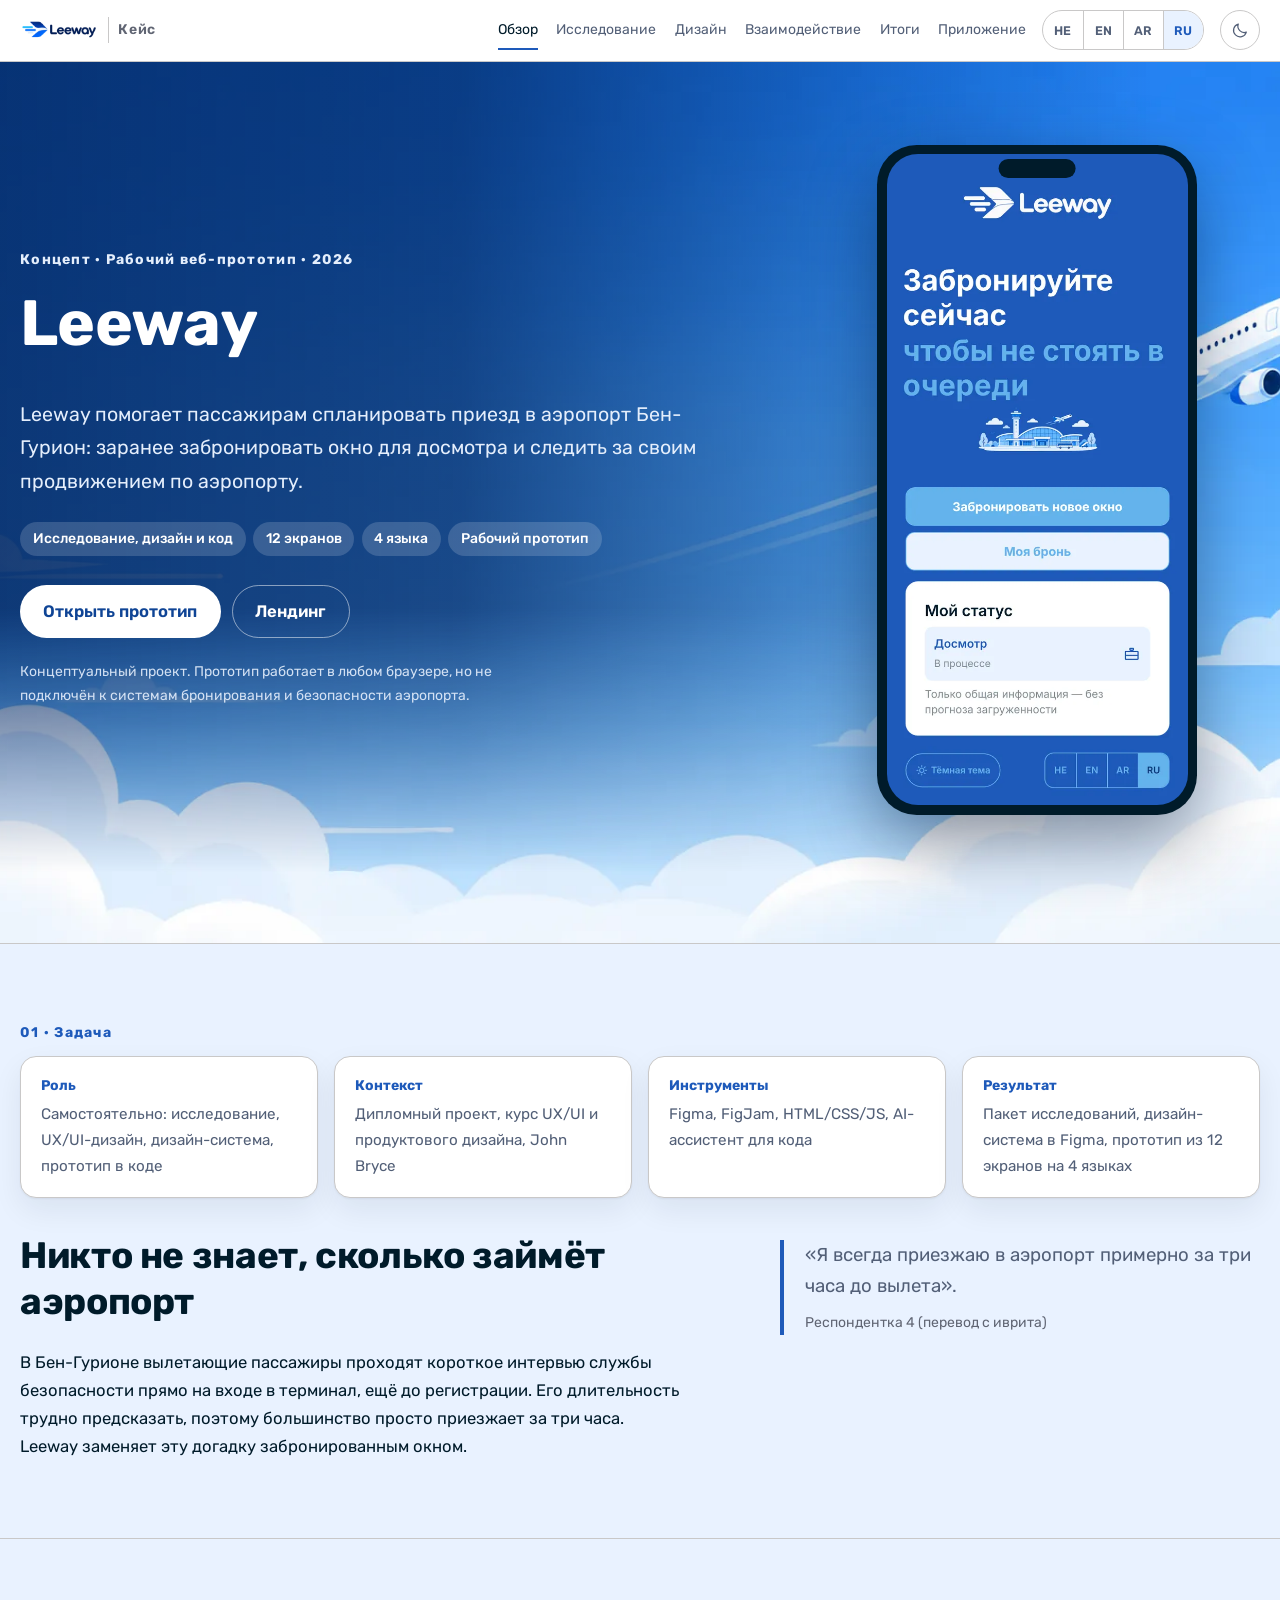
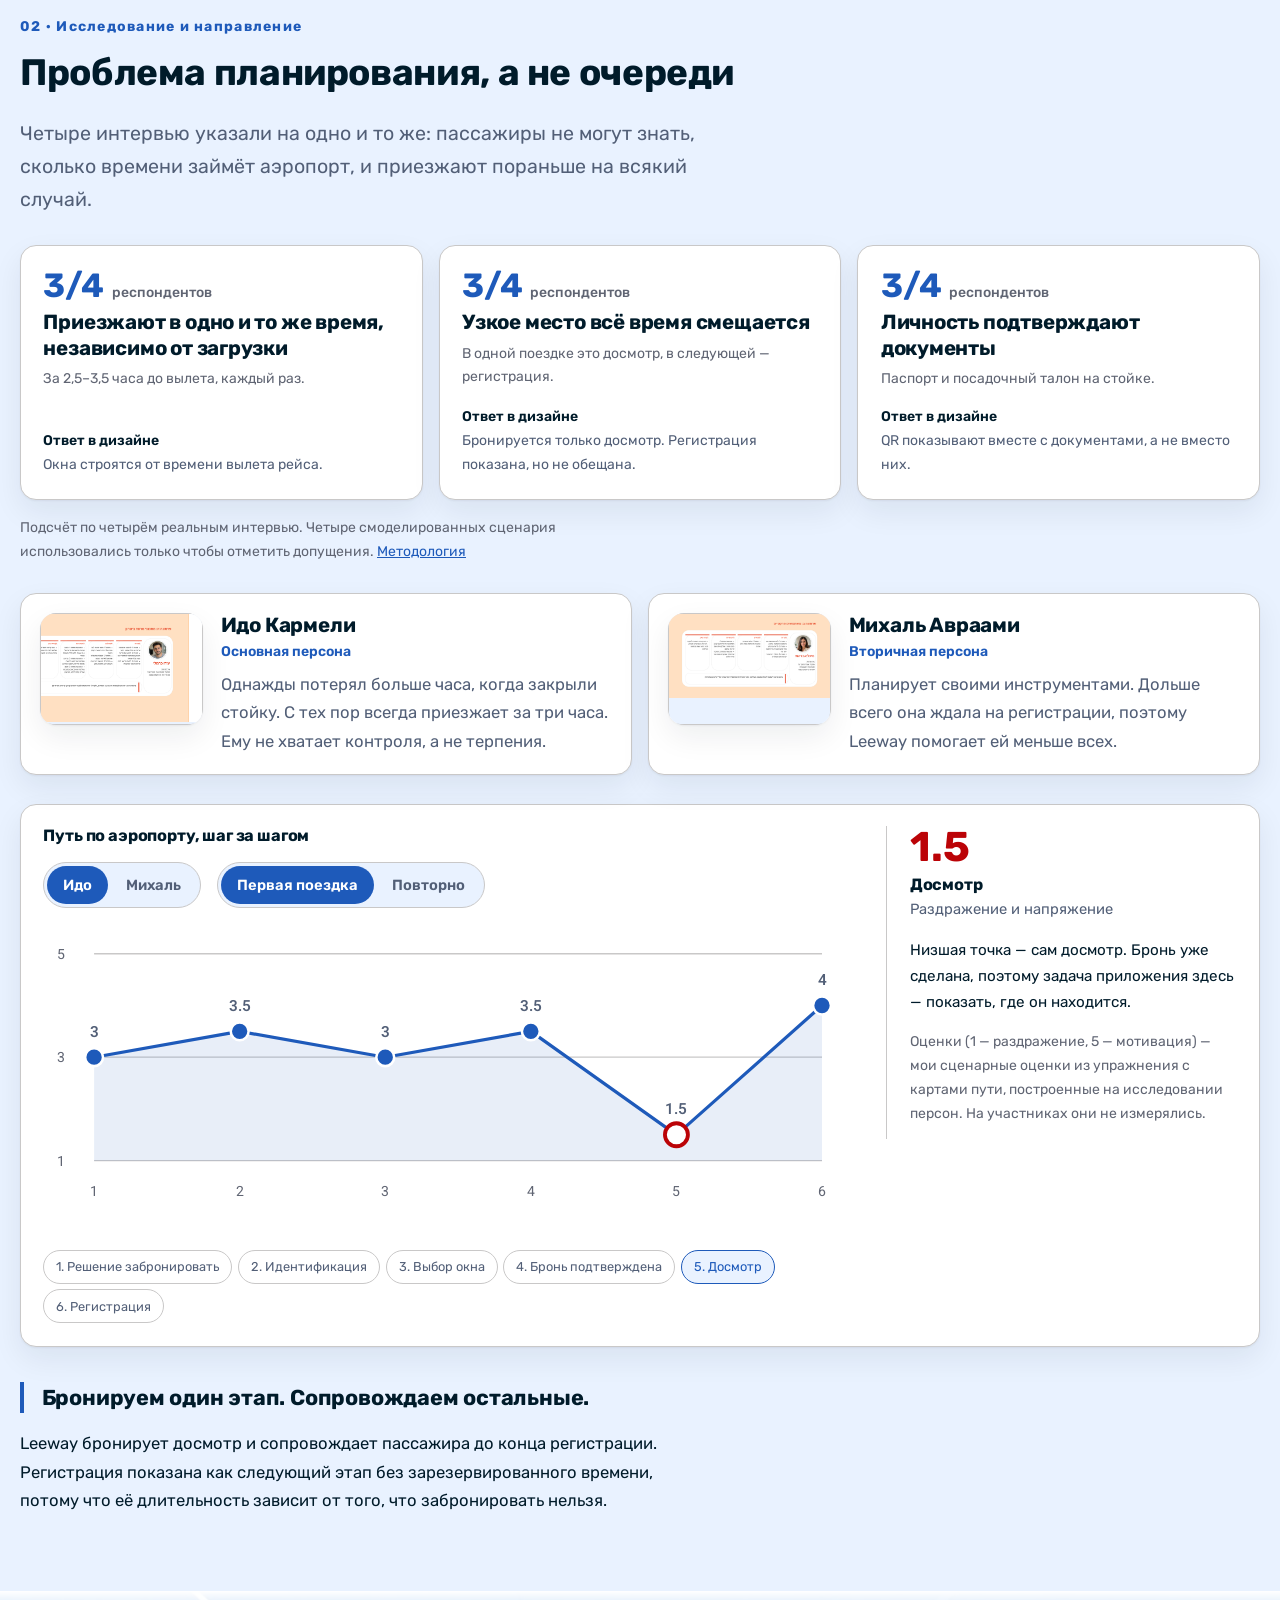
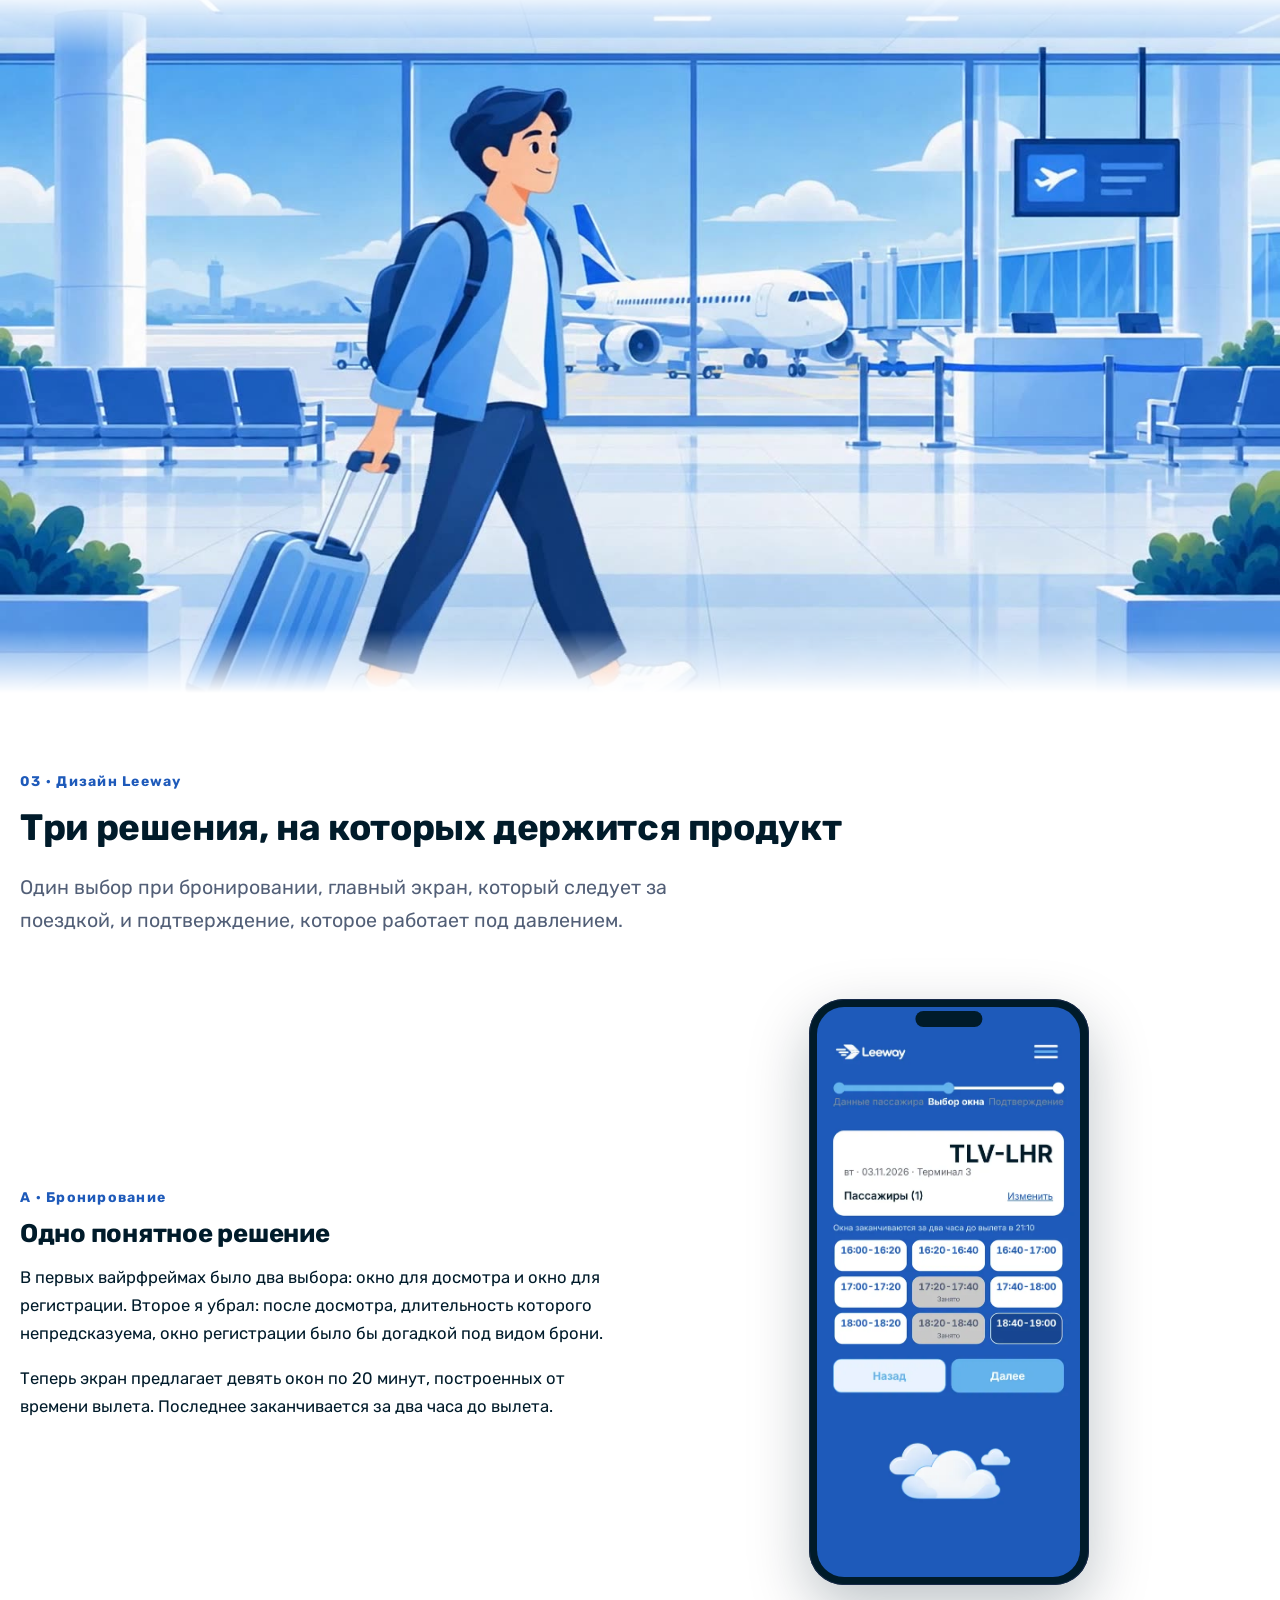
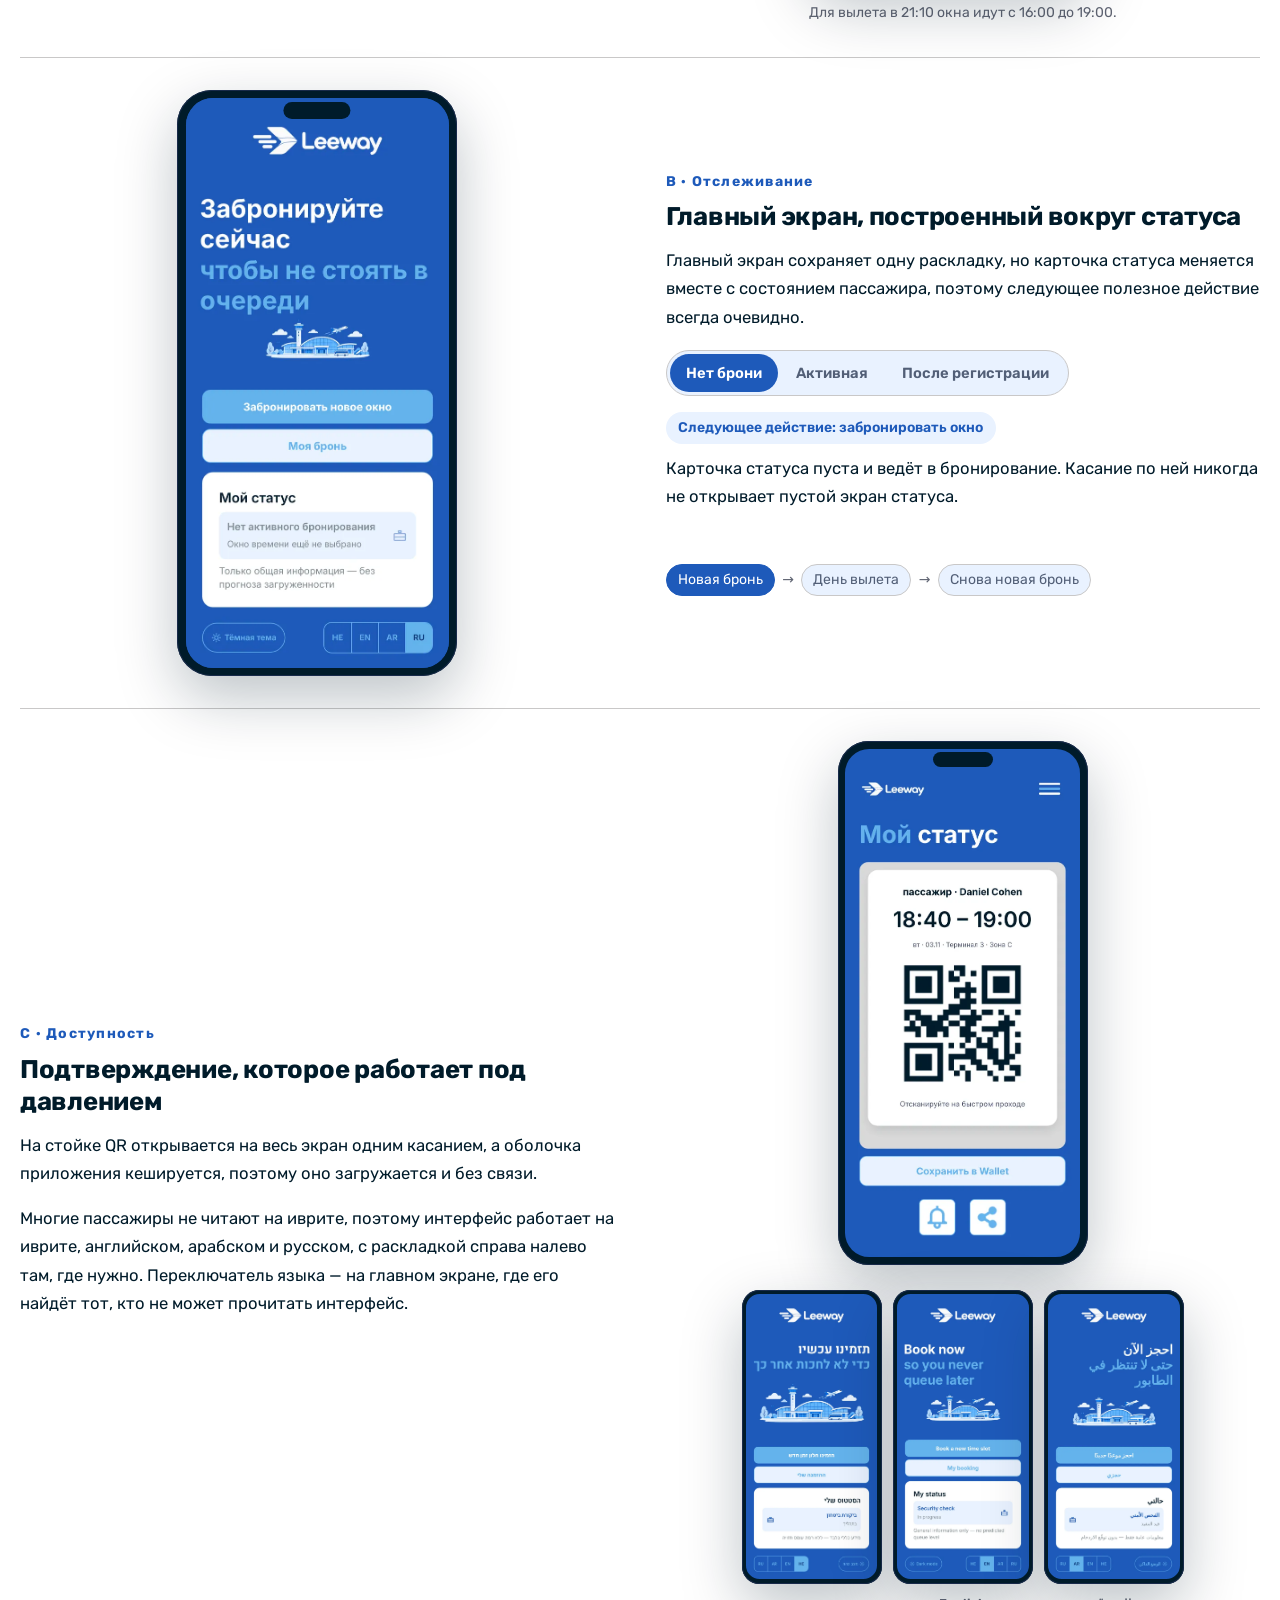
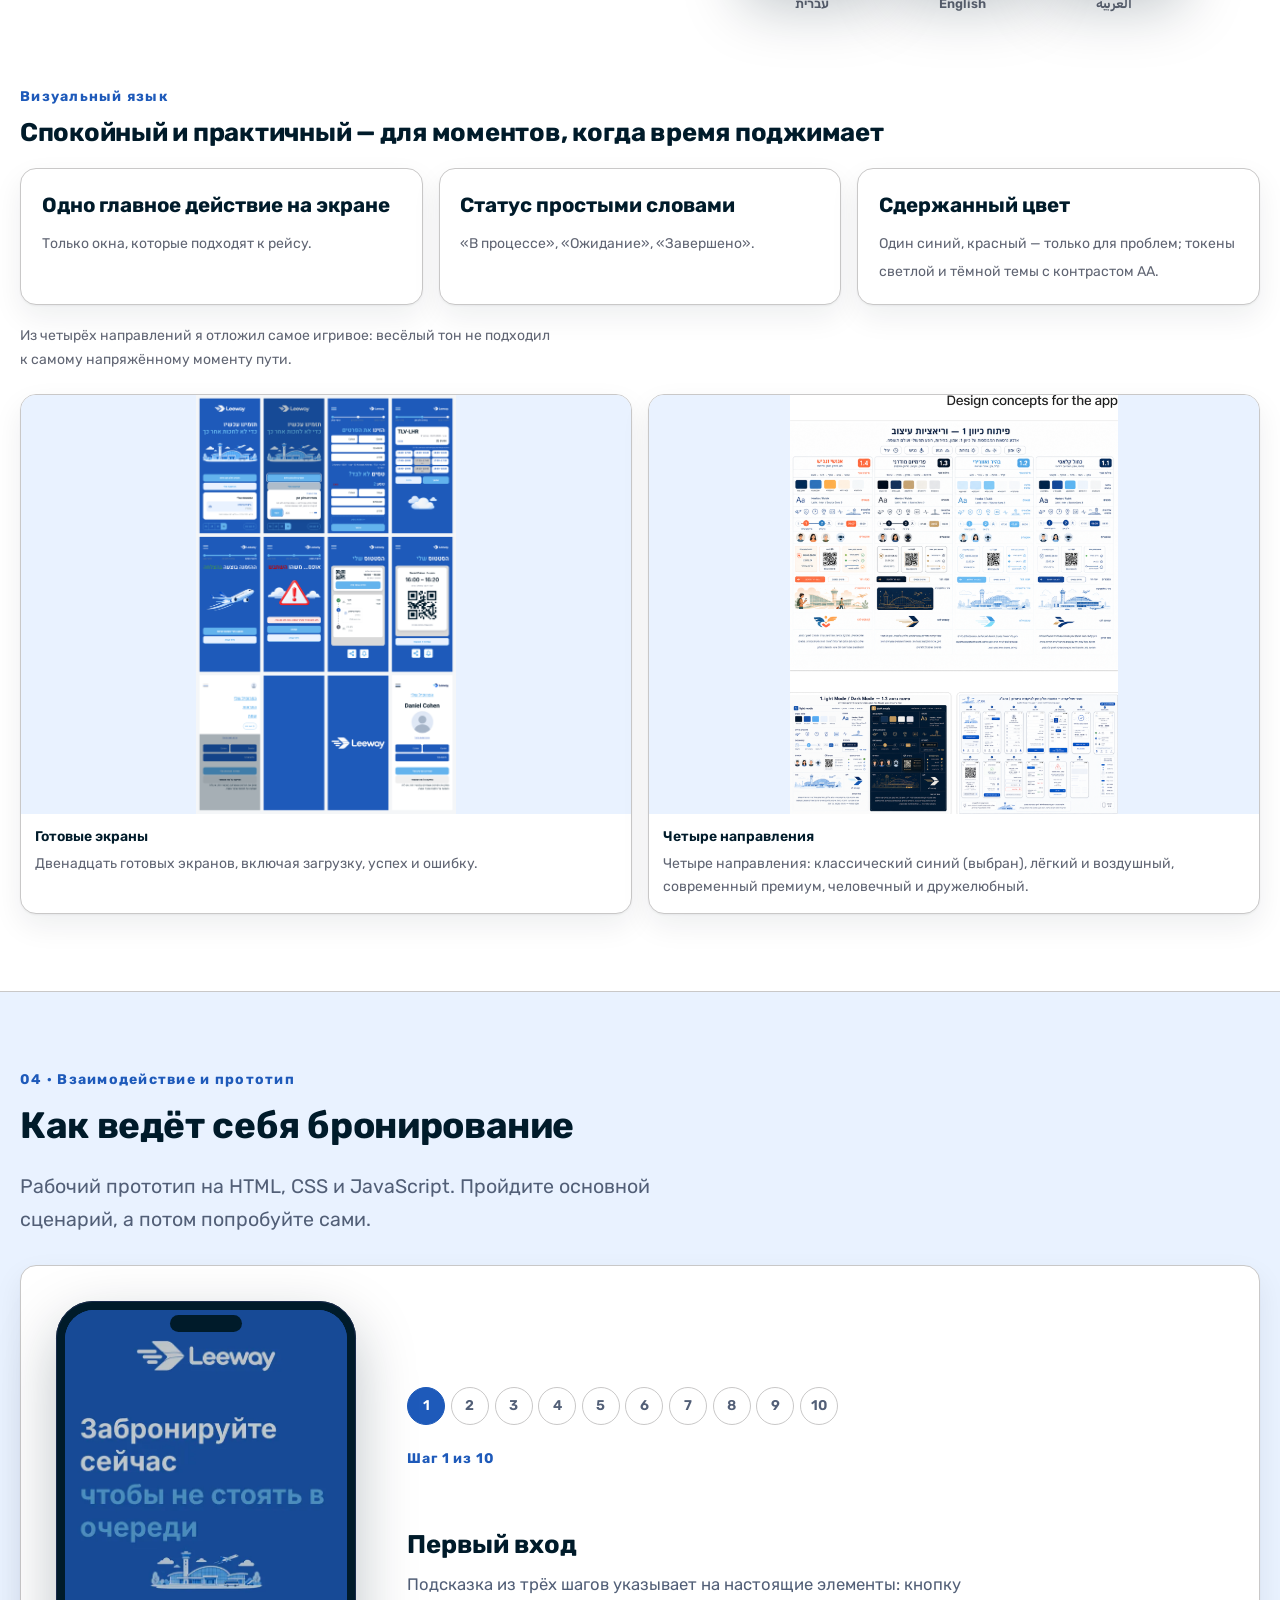
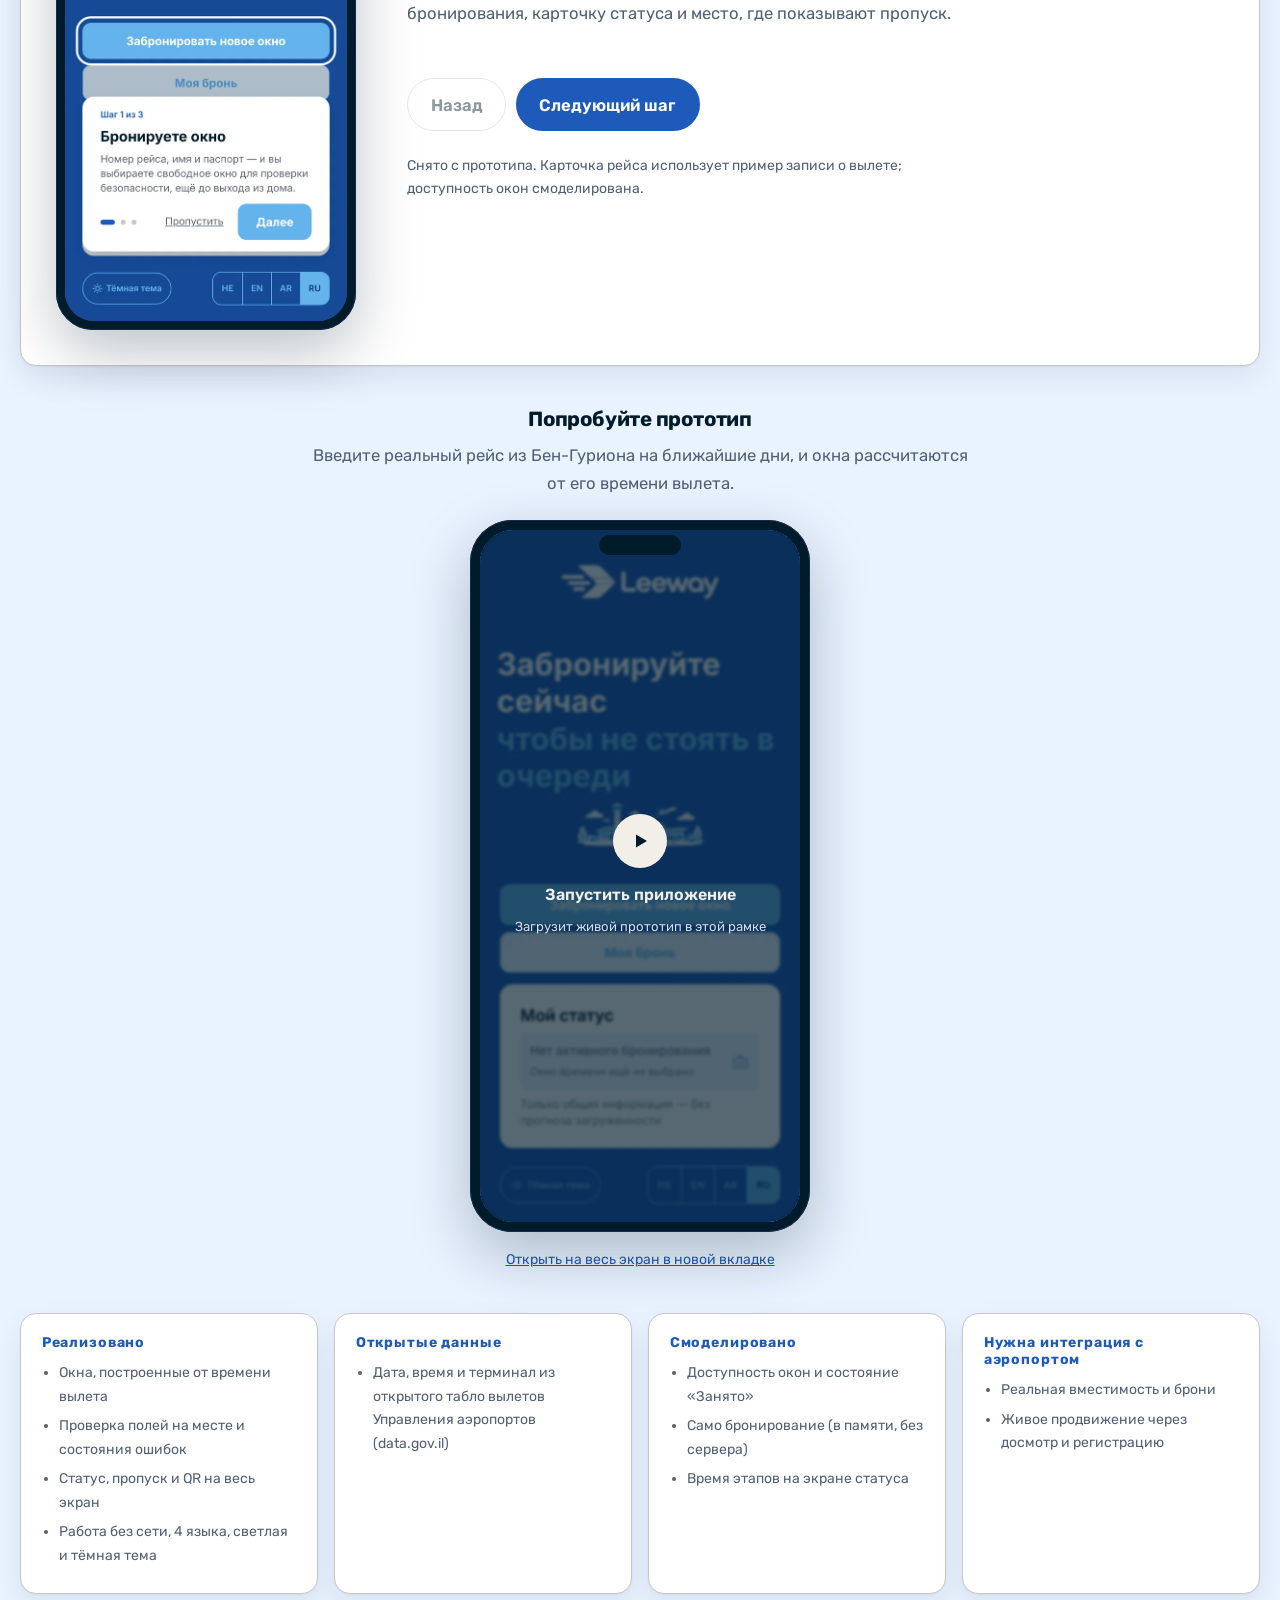
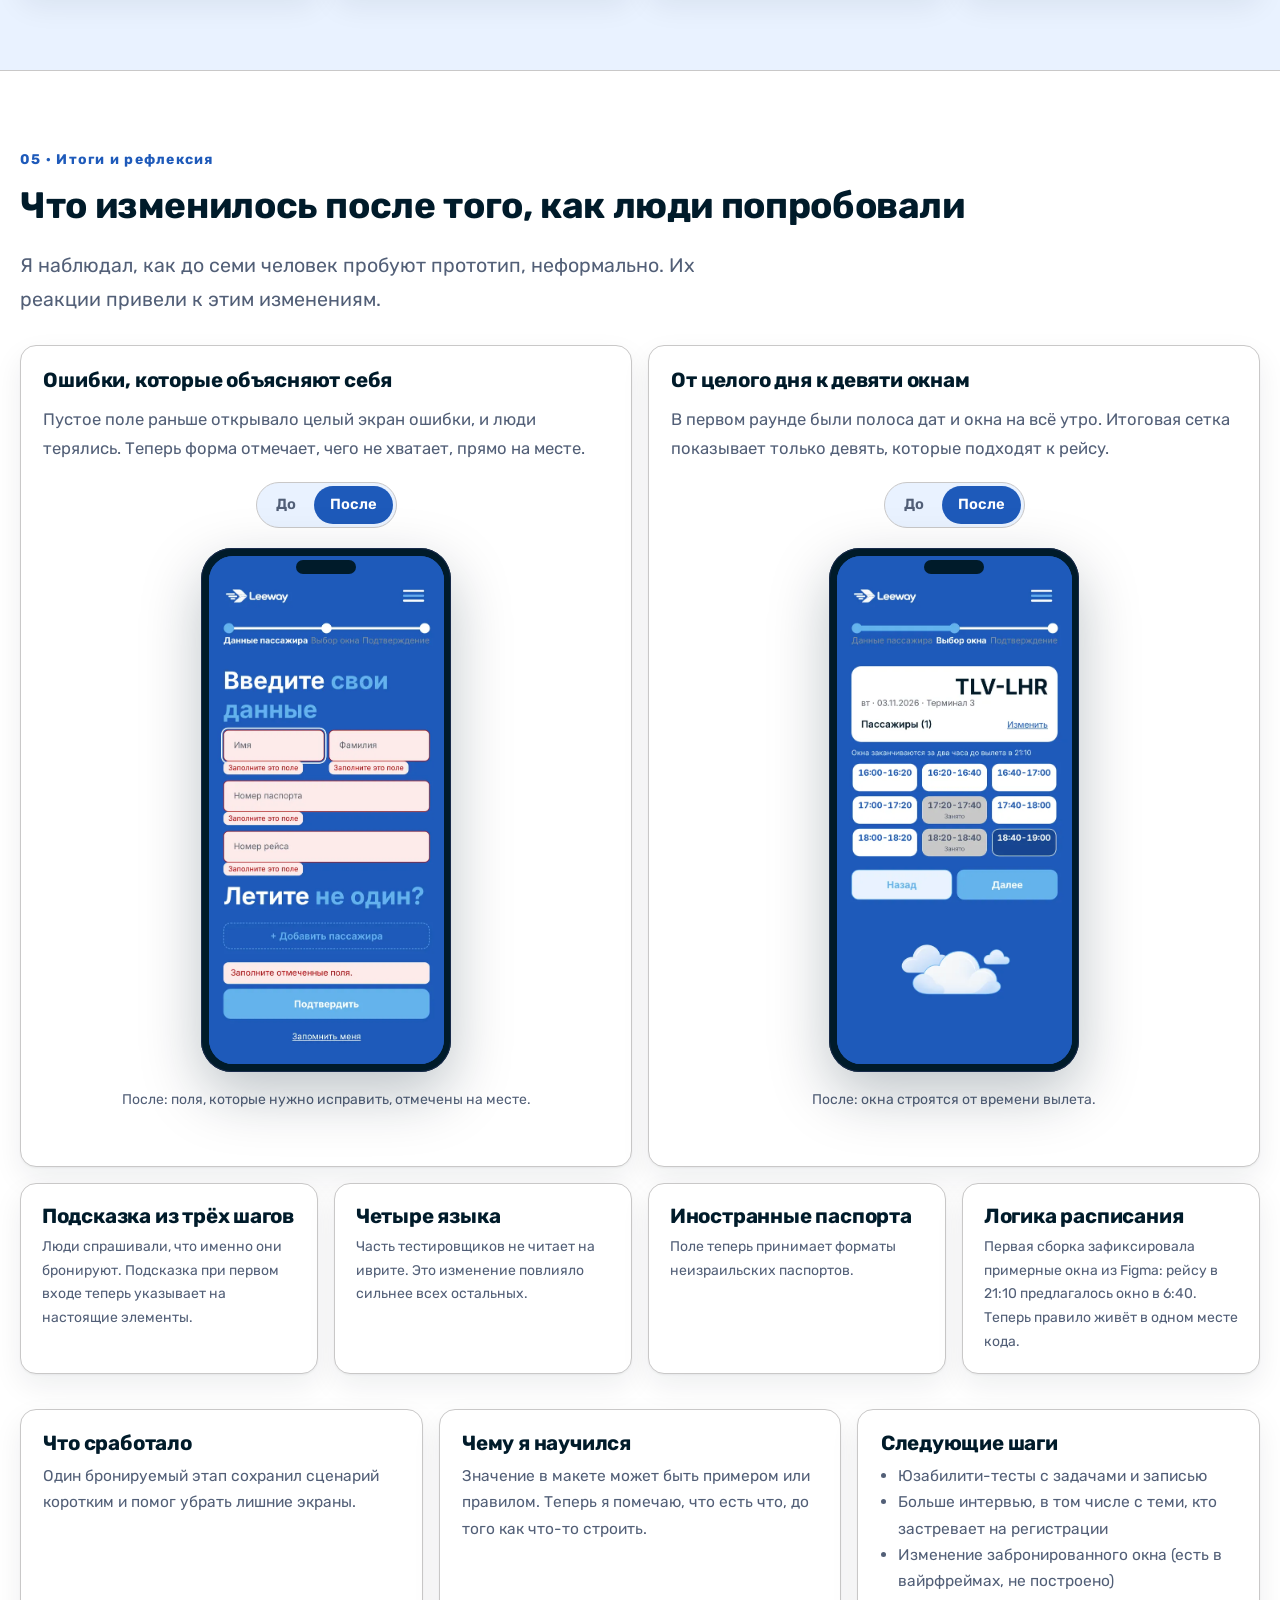
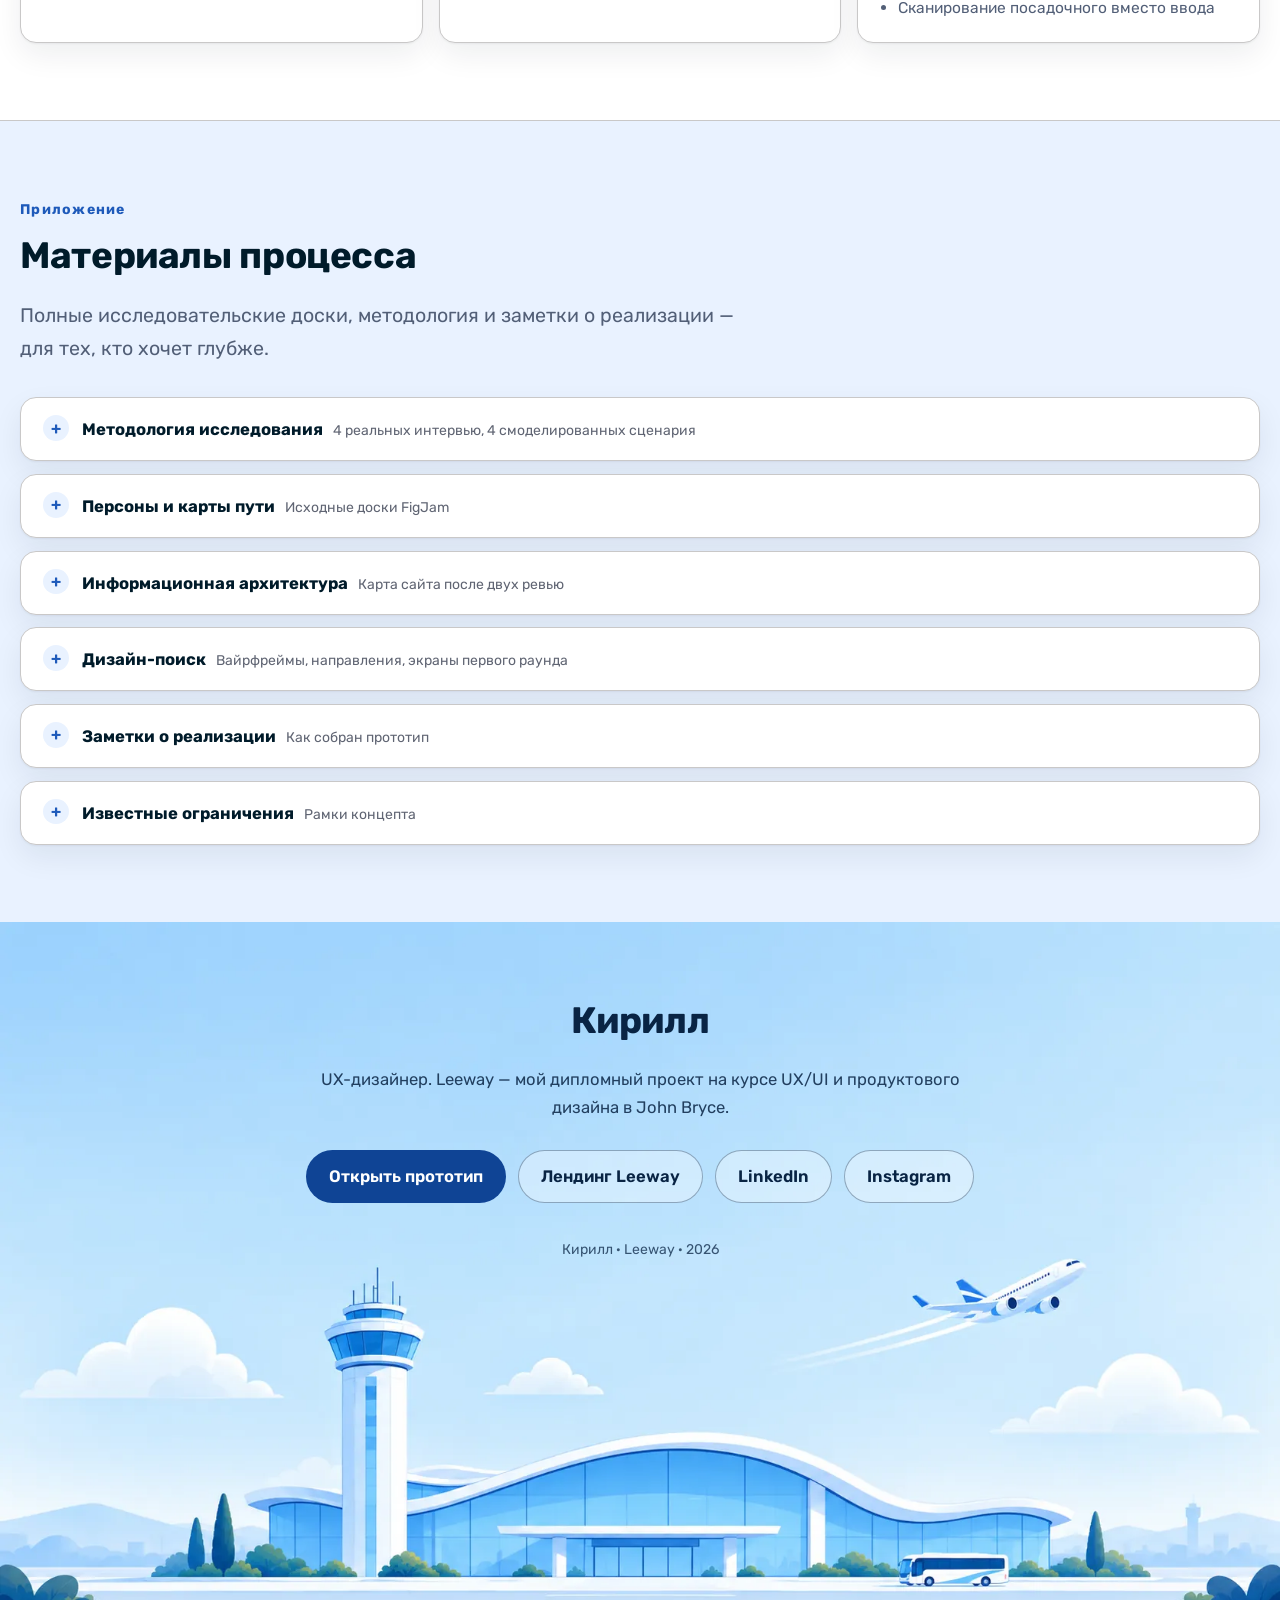
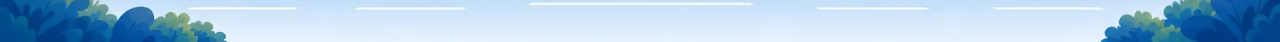
<file: case/index-ru.html>
<!doctype html>
<html lang="ru" dir="ltr">
<head>
<meta charset="utf-8">
<meta name="viewport" content="width=device-width, initial-scale=1">
<title>Leeway · Кейс</title>
<meta name="description" content="Leeway помогает пассажирам спланировать приезд в аэропорт Бен-Гурион: заранее бронировать окно для досмотра и следить за своим продвижением по аэропорту. Концепт и рабочий веб-прототип.">
<link rel="alternate" hreflang="he" href="index.html">
<link rel="alternate" hreflang="en" href="index-en.html">
<link rel="alternate" hreflang="ar" href="index-ar.html">
<link rel="alternate" hreflang="ru" href="index-ru.html">
<!-- Search & link previews (invisible): canonical, Open Graph, JSON-LD -->
<link rel="canonical" href="https://blik.design/leeway0.1/case/index-ru.html">
<meta name="author" content="Kirill Blik">
<meta property="og:type" content="article">
<meta property="og:site_name" content="Kirill Blik · Product Designer">
<meta property="og:locale" content="ru_RU">
<meta property="og:title" content="Leeway · Кейс">
<meta property="og:description" content="Leeway помогает пассажирам спланировать приезд в аэропорт Бен-Гурион: заранее бронировать окно для досмотра и следить за своим продвижением по аэропорту. Концепт и рабочий веб-прототип.">
<meta property="og:url" content="https://blik.design/leeway0.1/case/index-ru.html">
<meta property="og:image" content="https://blik.design/assets/v3/card-leeway.jpg">
<meta name="twitter:card" content="summary_large_image">
<meta name="twitter:title" content="Leeway · Кейс">
<meta name="twitter:description" content="Leeway помогает пассажирам спланировать приезд в аэропорт Бен-Гурион: заранее бронировать окно для досмотра и следить за своим продвижением по аэропорту. Концепт и рабочий веб-прототип.">
<meta name="twitter:image" content="https://blik.design/assets/v3/card-leeway.jpg">
<script type="application/ld+json">{"@context": "https://schema.org", "@type": "CreativeWork", "name": "Leeway · Кейс", "description": "Leeway помогает пассажирам спланировать приезд в аэропорт Бен-Гурион: заранее бронировать окно для досмотра и следить за своим продвижением по аэропорту. Концепт и рабочий веб-прототип.", "url": "https://blik.design/leeway0.1/case/index-ru.html", "image": "https://blik.design/assets/v3/card-leeway.jpg", "inLanguage": "ru", "author": {"@type": "Person", "@id": "https://blik.design/#person", "name": "Kirill Blik", "jobTitle": "Product Designer", "url": "https://blik.design/"}, "creator": {"@id": "https://blik.design/#person"}, "isPartOf": {"@type": "WebSite", "@id": "https://blik.design/#website", "url": "https://blik.design/"}}</script>
<meta name="theme-color" content="#0F4495">
<script>
/* Theme is set before first paint so a saved dark choice never flashes light. */
(function(){var t=null;try{t=localStorage.getItem('leeway.case.theme');}catch(e){}
document.documentElement.setAttribute('data-theme',t==='dark'?'dark':'light');})();
</script>
<link rel="preconnect" href="https://fonts.googleapis.com">
<link rel="preconnect" href="https://fonts.gstatic.com" crossorigin>
<link href="https://fonts.googleapis.com/css2?family=Heebo:wght@400;500;600;700;800&amp;family=Rubik:wght@400;500;600;700;800&display=swap" rel="stylesheet">
<style>
/* ── Leeway case study · visual language of v2, structure of v3 ── */
:root{
  --bg:#FFFFFF; --bg-soft:#E9F2FF; --card:#FFFFFF;
  --fg:#001B2A; --fg-soft:#525F77; --fg-faint:#606573;
  --line:#C9C8C8; --accent:#1E5ABA; --accent-fg:#FFFFFF; --accent-soft:#E9F2FF;
  --low:#BB0307;
  --font:"Heebo", system-ui, sans-serif;
  --font-ar:"Cairo","Heebo",system-ui,sans-serif; --font-ru:"Rubik","Heebo",system-ui,sans-serif;
  --t-hero:clamp(2.3rem,5.2vw,4rem);
  --t-h2:clamp(1.6rem,3.1vw,2.3rem);
  --t-h3:clamp(1.05rem,1.9vw,1.28rem);
  --t-body:clamp(1rem,1.3vw,1.07rem);
  --t-small:.875rem;
  --r:12px; --r-lg:16px; --r-pill:999px;
  --shadow:0 1px 2px rgba(0,27,42,.05), 0 12px 30px rgba(0,27,42,.07);
  --lh:1.7; --pad-sec:clamp(2.8rem,6.5vw,4.8rem); --gap:1rem;
  --wrap:1240px; --measure:60ch;
}
:root[data-theme="dark"]{
  --bg:#07192F; --bg-soft:#0B284B; --card:#182A4A;
  --fg:#F2EFE9; --fg-soft:#C9CEDE; --fg-faint:#AEB6C6;
  --line:#2B3D5C; --accent:#63B3ED; --accent-fg:#001B2A; --accent-soft:#0F3673;
  --low:#EE7B75;
  --shadow:0 1px 2px rgba(0,0,0,.4), 0 12px 30px rgba(0,0,0,.45);
}

*,*::before,*::after{box-sizing:border-box}
html{scroll-behavior:smooth; scroll-padding-top:5.5rem; overflow-x:clip}
body{margin:0; background:var(--bg); color:var(--fg); font-family:var(--font);
  font-size:var(--t-body); line-height:var(--lh); -webkit-font-smoothing:antialiased; overflow-x:clip}
img{max-width:100%; height:auto; display:block}
a{color:var(--accent)}
h1,h2,h3,h4{line-height:1.25; margin:0 0 .55em; letter-spacing:-.01em; font-weight:700}
h2{font-size:var(--t-h2)}
h3{font-size:var(--t-h3)}
p{margin:0 0 1em; max-width:var(--measure)}
ul,ol{max-width:var(--measure)}
:focus-visible{outline:2px solid var(--accent); outline-offset:2px}

.wrap{width:min(100% - 2.5rem, var(--wrap)); margin-inline:auto}
section{padding-block:var(--pad-sec); border-top:1px solid var(--line)}
.alt{background:var(--bg-soft)}
.kicker{font-size:var(--t-small); font-weight:700; letter-spacing:.09em; color:var(--accent); margin:0 0 .7rem}
.kicker b{font-weight:700}
.kicker b::after{content:" ·"}
.lead{font-size:calc(var(--t-body)*1.18); color:var(--fg-soft)}
.small{font-size:var(--t-small); color:var(--fg-faint)}
.sec-head{margin-bottom:1.8rem}
.sec-head .lead{margin-top:.2rem}

/* ── card, the basic unit of v2 ── */
.card,.od li,.persona,.jx,.visual-lang li,.walk,.scope div,.ba,.more-iter div,.reflect>div,.facts div{
  background:var(--card); border:1px solid var(--line); border-radius:var(--r-lg); box-shadow:var(--shadow)}

/* ── nav ── */
.bar-track{position:fixed; inset-block-start:0; inset-inline:0; height:3px; z-index:60; pointer-events:none}
.bar{height:100%; width:0; background:var(--accent); transition:width .12s linear}
.nav{position:sticky; top:0; z-index:50; background:color-mix(in srgb, var(--bg) 92%, transparent); backdrop-filter:blur(12px); border-bottom:1px solid var(--line)}
.nav-in{width:min(100% - 2.5rem, var(--wrap)); margin-inline:auto; display:flex; align-items:center; gap:1rem; height:3.8rem}
.nav-home{margin-inline-end:auto; display:inline-flex; align-items:center; gap:.6rem; text-decoration:none; white-space:nowrap}
.nav-home span{font-size:var(--t-small); font-weight:600; color:var(--fg-faint); letter-spacing:.05em;
  padding-inline-start:.6rem; border-inline-start:1px solid var(--line); align-self:stretch; display:inline-flex; align-items:center}
@media (max-width:520px){.nav-home span{display:none}}
.nav-logo{height:26px; width:auto}
.nav-logo--dark{display:none}
:root[data-theme="dark"] .nav-logo--light{display:none}
:root[data-theme="dark"] .nav-logo--dark{display:block}
.nav-links{display:flex; gap:1.15rem}
.nav-links a{color:var(--fg-soft); text-decoration:none; font-size:var(--t-small); white-space:nowrap; padding-block:.4rem; border-bottom:2px solid transparent}
.nav-links a:hover{color:var(--fg)}
.nav-links a.on{color:var(--fg); border-bottom-color:var(--accent)}
@media (max-width:1100px){ .nav-links{display:none} }
.icon-btn{min-height:40px; min-width:40px; display:inline-grid; place-items:center; cursor:pointer;
  border-radius:var(--r-pill); border:1px solid var(--line); background:var(--card); color:var(--fg-soft); font:inherit}
.icon-btn:hover{border-color:var(--accent); color:var(--fg)}
.ico{width:1.15rem; height:1.15rem; stroke:currentColor; fill:none; stroke-width:1.6; stroke-linecap:round; stroke-linejoin:round}
.i-sun{display:none}
:root[data-theme="dark"] .i-sun{display:block}
:root[data-theme="dark"] .i-moon{display:none}
.lang-sw{display:inline-flex; border:1px solid var(--line); border-radius:var(--r-pill); overflow:hidden}
.lang-sw a{min-height:38px; min-width:40px; display:inline-grid; place-items:center; padding-inline:.55rem; font-size:.78rem; font-weight:600;
  color:var(--fg-soft); text-decoration:none; letter-spacing:.03em}
.lang-sw a+a{border-inline-start:1px solid var(--line)}
.lang-sw a:hover{color:var(--fg); background:var(--bg-soft)}
.lang-sw a[aria-current="page"]{background:var(--accent-soft); color:var(--accent)}
@media (max-width:420px){ .lang-sw a{min-width:32px; padding-inline:.3rem} .nav-in{gap:.5rem} }

/* ── buttons & chips ── */
.btn{display:inline-flex; align-items:center; gap:.5rem; min-height:44px; padding:.7rem 1.4rem; border-radius:var(--r-pill);
  text-decoration:none; font-weight:600; border:1px solid transparent; transition:transform .15s ease; font:inherit; font-weight:600; cursor:pointer}
.btn:hover{transform:translateY(-2px)}
.btn:disabled{opacity:.45; cursor:default; transform:none}
.btn-1{background:var(--accent); color:var(--accent-fg)}
.btn-2{background:transparent; color:var(--fg); border-color:var(--line)}
.btn-row{display:flex; flex-wrap:wrap; gap:.7rem; margin-top:1.8rem}
.chips{display:flex; flex-wrap:wrap; gap:.45rem; margin:1.5rem 0 0; padding:0; list-style:none; max-width:none}
.chip{font-size:var(--t-small); font-weight:500; padding:.32rem .8rem; border-radius:var(--r-pill); background:var(--accent-soft); color:var(--accent); margin:0}

/* ── phone frame (v2) ── */
.device{--w:300px; position:relative; width:var(--w); max-width:100%; flex:0 0 auto;
  border-radius:calc(var(--w)*.124); padding:calc(var(--w)*.03); background:#001B2A;
  box-shadow:0 22px 60px rgb(0 27 42 / .26), 0 0 0 1px #182A4A inset}
.device::before{content:""; position:absolute; z-index:3; inset-block-start:calc(var(--w)*.045); inset-inline-start:50%;
  width:calc(var(--w)*.24); height:calc(var(--w)*.058); transform:translateX(-50%); border-radius:var(--r-pill); background:#001B2A}
[dir="rtl"] .device::before{transform:translateX(50%)}
.device>img,.device>.screen{display:block; width:100%; aspect-ratio:390/844; object-fit:cover; border-radius:calc(var(--w)*.097); background:#1E5ABA}
.device .screen{position:relative; overflow:hidden}
.device .screen img{position:absolute; inset:0; width:100%; height:100%; object-fit:cover; transition:opacity .35s ease}
:root[data-theme="dark"] .device{background:#0E1E33; box-shadow:0 22px 60px rgb(0 0 0 / .5), 0 0 0 1px rgb(255 255 255 / .12)}
:root[data-theme="dark"] .device::before{background:#0E1E33}

/* ── hero (v2) ── */
#overview{position:relative; isolation:isolate; overflow:hidden; color:#fff; border:0;
  background:linear-gradient(180deg,#0F4495 0%,#1F63BA 100%); padding-bottom:clamp(4rem,9vw,7rem)}
:root[data-theme="dark"] #overview{background:linear-gradient(180deg,#061527 0%,#0B284B 100%)}
/* sky from the landing page: the plane sits top-right in the art; in RTL the text moves right, so the art is mirrored */
.hero__art{position:absolute; inset:0; z-index:-2}
.hero__art img{width:100%; height:100%; object-fit:cover; object-position:center bottom}
[dir="rtl"] .hero__art img{transform:scaleX(-1)}
#overview::before{content:""; position:absolute; inset:0; z-index:-1;
  background:linear-gradient(to right,rgb(6 44 104 / .9) 0%,rgb(6 44 104 / .78) 36%,rgb(6 44 104 / .3) 66%,rgb(6 44 104 / 0) 90%);
  -webkit-mask-image:linear-gradient(to bottom,#000 62%,transparent 92%); mask-image:linear-gradient(to bottom,#000 62%,transparent 92%)}
[dir="rtl"] #overview::before{background:linear-gradient(to left,rgb(6 44 104 / .9) 0%,rgb(6 44 104 / .78) 36%,rgb(6 44 104 / .3) 66%,rgb(6 44 104 / 0) 90%)}
:root[data-theme="dark"] #overview::before{background:linear-gradient(to right,rgb(4 14 28 / .85) 0%,rgb(4 14 28 / .6) 40%,rgb(4 14 28 / 0) 85%)}
:root[data-theme="dark"][dir="rtl"] #overview::before{background:linear-gradient(to left,rgb(4 14 28 / .85) 0%,rgb(4 14 28 / .6) 40%,rgb(4 14 28 / 0) 85%)}
@media (max-width:900px){
  #overview::before,[dir="rtl"] #overview::before{background:linear-gradient(to bottom,rgb(6 44 104 / .88) 0%,rgb(6 44 104 / .7) 45%,rgb(6 44 104 / .15) 75%,rgb(6 44 104 / 0) 100%);
    -webkit-mask-image:none; mask-image:none}
  :root[data-theme="dark"] #overview::before,:root[data-theme="dark"][dir="rtl"] #overview::before{background:linear-gradient(to bottom,rgb(4 14 28 / .8) 0%,rgb(4 14 28 / .5) 50%,rgb(4 14 28 / 0) 100%)}
}
:root[data-theme="dark"] .a-light{display:none}
:root:not([data-theme="dark"]) .a-dark{display:none}
.hero{display:grid; gap:clamp(1.5rem,4vw,3.5rem); align-items:center; grid-template-columns:minmax(0,1.25fr) minmax(0,.75fr)}
@media (max-width:900px){ .hero{grid-template-columns:1fr} }
.hero h1{font-size:var(--t-hero); color:#fff}
#overview .kicker{color:#E4EEFC}
#overview .kicker b::after{content:""}
.hero .lead{color:#E4EEFC}
.hero .chip{background:rgb(255 255 255 / .16); color:#fff}
.hero .btn-1{background:#fff; color:#0F4495}
.hero .btn-2{color:#fff; border-color:rgb(255 255 255 / .5)}
.hero-note{margin-top:1.4rem; font-size:var(--t-small); color:#E4EEFC; opacity:.9}
.hero-shots{display:flex; justify-content:center; padding:6px 1rem 1rem}
.hero-shots .device{--w:min(320px,76vw); box-shadow:0 26px 70px rgb(0 20 50 / .45)}

/* ── overview facts + problem ── */
.facts{display:grid; gap:var(--gap); grid-template-columns:repeat(auto-fit,minmax(min(9.5rem,100%),1fr)); margin:0 0 2.2rem}
.facts div{padding:1.1rem 1.25rem; margin:0}
.facts dt{font-size:var(--t-small); font-weight:700; color:var(--accent); margin-bottom:.25rem}
.facts dd{margin:0; font-size:.95rem; color:var(--fg-soft)}
.problem{display:grid; gap:1rem 2.5rem; align-items:start}
@media (min-width:900px){ .problem{grid-template-columns:1.2fr .8fr} }
.problem p{margin-bottom:0}
.pull{border-inline-start:4px solid var(--accent); padding-inline-start:1.3rem; font-size:calc(var(--t-body)*1.12); margin:0; color:var(--fg-soft); max-width:var(--measure)}
.pull cite{display:block; font-size:var(--t-small); color:var(--fg-faint); font-style:normal; margin-top:.5rem}

/* ── research: three insight cards ── */
.od{list-style:none; padding:0; margin:0; max-width:none; display:grid; gap:var(--gap); grid-template-columns:repeat(auto-fit,minmax(min(15rem,100%),1fr))}
.od li{padding:1.4rem; margin:0; display:flex; flex-direction:column}
.od .n{font-size:2.1rem; font-weight:700; color:var(--accent); line-height:1; margin-bottom:.5rem}
.od .n small{display:inline; font-size:var(--t-small); font-weight:500; color:var(--fg-faint); margin-inline-start:.45rem}
.od h3{margin-bottom:.35rem}
.od p{margin:0; max-width:none}
.od div p{font-size:var(--t-small); color:var(--fg-faint)}
.od .dec{margin-top:auto; padding-top:.9rem; font-size:var(--t-small); color:var(--fg-soft)}
.od .dec b{display:block; color:var(--fg); font-weight:600}
.method{margin-top:1rem}

.personas{display:grid; gap:var(--gap); margin-top:1.8rem; grid-template-columns:repeat(auto-fit,minmax(min(22rem,100%),1fr))}
.persona{display:grid; grid-template-columns:auto 1fr; gap:1.1rem; align-items:start; padding:1.2rem}
.persona .zoomable{padding:0; border:0; background:none; cursor:zoom-in; width:auto}
.persona img{width:112px; height:112px; object-fit:cover; object-position:right top; border-radius:var(--r); border:1px solid var(--line)}
.persona h3{margin-bottom:.1rem}
.persona .role{font-size:var(--t-small); color:var(--accent); font-weight:600; margin:0 0 .4rem}
.persona p{margin:0; color:var(--fg-soft); max-width:none}

/* ── journey explorer, a jmap card ── */
.jx{margin-top:1.8rem; display:grid; gap:1.6rem; padding:1.3rem 1.4rem 1.4rem}
@media (min-width:980px){ .jx{grid-template-columns:1.4fr .6fr; align-items:start} }
.jx>div:first-child h3{font-size:1.02rem}
.jx-controls{display:flex; flex-wrap:wrap; gap:.6rem 1rem; margin-bottom:.6rem}
.seg{display:inline-flex; padding:3px; border-radius:var(--r-pill); background:var(--bg-soft); gap:2px; border:1px solid var(--line)}
.seg button{min-height:38px; padding:.35rem 1rem; border:0; border-radius:var(--r-pill); background:transparent; color:var(--fg-soft);
  font:inherit; font-size:.92rem; font-weight:600; cursor:pointer}
.seg button[aria-pressed="true"]{background:var(--accent); color:var(--accent-fg)}
.jchart{width:100%; height:auto; display:block; overflow:visible; min-height:170px}
.jchart .g{stroke:var(--line); stroke-width:1}
.jchart .ax{fill:var(--fg-faint); font-size:11px; font-family:var(--font)}
.jchart .area{fill:var(--accent); opacity:.10}
.jchart .ln{fill:none; stroke:var(--accent); stroke-width:2.5; stroke-linejoin:round; stroke-linecap:round}
.jchart .pt{fill:var(--accent); stroke:var(--card); stroke-width:2; cursor:pointer}
.jchart .pt.low{fill:var(--low)}
.jchart .pt.on{stroke:var(--accent); stroke-width:3; fill:var(--card)}
.jchart .pt.low.on{stroke:var(--low)}
.jchart .val{fill:var(--fg-soft); font-size:12px; font-weight:600; font-family:var(--font); text-anchor:middle}
.jchart .stg{fill:var(--fg-faint); font-size:11px; font-family:var(--font); text-anchor:middle}
.jx-stages{list-style:none; padding:0; margin:.8rem 0 0; display:flex; flex-wrap:wrap; gap:.35rem; max-width:none}
.jx-stages li{margin:0}
.jx-stages button{min-height:34px; padding:.25rem .75rem; border-radius:var(--r-pill); border:1px solid var(--line); background:transparent;
  color:var(--fg-soft); font:inherit; font-size:.8rem; cursor:pointer}
.jx-stages button[aria-pressed="true"]{border-color:var(--accent); color:var(--accent); background:var(--accent-soft)}
.jx-detail{border-top:1px solid var(--line); padding-top:1rem}
@media (min-width:980px){ .jx-detail{border-top:0; padding-top:0; border-inline-start:1px solid var(--line); padding-inline-start:1.4rem} }
.jx-detail .score{font-size:2.6rem; font-weight:700; line-height:1; color:var(--accent)}
.jx-detail .score.low{color:var(--low)}
.jx-detail h4{font-size:1.02rem; margin:.5rem 0 .1rem}
.jx-detail .feel{color:var(--fg-soft); font-size:.92rem; margin-bottom:1rem}
.jx-detail .take{font-size:.95rem; color:var(--fg); margin-bottom:.9rem}

.direction{margin-top:2.2rem}
.direction h3{font-size:calc(var(--t-body)*1.3); line-height:1.45; max-width:var(--measure); margin:0 0 1rem;
  padding-inline-start:1.1rem; border-inline-start:4px solid var(--accent)}

/* ── the film (from the landing page): edge to edge, no frame, no text ── */
.film{padding-block:0; border-top:0; background:var(--bg)}
.film__media{position:relative; inline-size:100%; overflow:hidden; block-size:min(56.25vw,78svh);
  -webkit-mask-image:linear-gradient(to bottom,transparent 0,#000 9%,#000 91%,transparent 100%);
  mask-image:linear-gradient(to bottom,transparent 0,#000 9%,#000 91%,transparent 100%)}
.film__media video,.film__still{position:absolute; inset:0; display:block; inline-size:100%; block-size:100%;
  max-inline-size:none; object-fit:cover; object-position:40% 45%; border:0; border-radius:0}
.film__still{display:none}
@media (max-width:39.999rem){
  .film__media{block-size:clamp(16rem,50svh,23rem)}
  .film__media video,.film__still{object-position:34% 50%}
}
.film.is-static video{display:none}
.film.is-static .film__still{display:block}
.film + section{border-top:0}

/* ── design decisions ── */
.decision{display:grid; gap:clamp(1.5rem,4vw,4rem); align-items:center; padding-block:2rem}
.decision+.decision{border-top:1px solid var(--line)}
@media (min-width:900px){
  .decision{grid-template-columns:1fr 1fr}
  .decision.flip .d-copy{order:2}
}
.d-label{font-size:var(--t-small); font-weight:700; letter-spacing:.09em; color:var(--accent); margin:0 0 .5rem}
.decision h3{font-size:clamp(1.25rem,2.3vw,1.6rem); margin-bottom:.8rem}
.d-visual{display:flex; justify-content:center; gap:1rem; flex-wrap:wrap}
.d-visual .device{--w:min(280px,72vw)}
.cap{font-size:var(--t-small); color:var(--fg-faint); margin-top:1rem; max-width:44ch}
.states{display:grid; gap:1rem; margin-top:1.2rem}
.states .seg{justify-self:start}
.state-copy{min-height:8.5rem}
.state-copy .next{display:inline-block; font-size:var(--t-small); font-weight:600; color:var(--accent); background:var(--accent-soft);
  padding:.25rem .8rem; border-radius:var(--r-pill); margin-bottom:.6rem}
.state-copy .tag[hidden]{display:none}
.state-copy .tag{display:inline-block; font-size:.75rem; font-weight:600; color:var(--fg-soft); border:1px dashed var(--fg-faint);
  padding:.15rem .6rem; border-radius:var(--r-pill); margin-inline-start:.4rem}
.flow-line{display:flex; align-items:center; gap:.45rem; flex-wrap:wrap; font-size:var(--t-small); color:var(--fg-faint); margin:0}
.flow-line span{padding:.2rem .7rem; border-radius:var(--r-pill); background:var(--bg-soft); color:var(--fg-soft); border:1px solid var(--line)}
.flow-line span.on{background:var(--accent); border-color:var(--accent); color:var(--accent-fg)}
.langs{display:flex; gap:.7rem; justify-content:center; flex-wrap:wrap}
.langs figure{margin:0; text-align:center}
.langs .device{--w:clamp(96px,15vw,140px)}
.langs .device::before{display:none}
.langs figcaption{font-size:.8rem; font-weight:600; color:var(--fg-faint); margin-top:.6rem}

/* ── visual language: v2 principle cards + gallery cards ── */
.visual-lang{margin-top:2.4rem}
.visual-lang h3{font-size:clamp(1.25rem,2.3vw,1.6rem)}
.visual-lang ul{list-style:none; padding:0; margin:1.2rem 0 0; max-width:none; display:grid; gap:var(--gap);
  grid-template-columns:repeat(auto-fit,minmax(min(15rem,100%),1fr))}
.visual-lang li{padding:1.2rem 1.3rem; margin:0}
.visual-lang li b{display:block; font-size:var(--t-h3); margin-bottom:.3rem}
.visual-lang li span{color:var(--fg-faint); font-size:var(--t-small)}
.visual-lang .small{margin-top:1rem}
.duo{display:grid; gap:var(--gap); margin-top:1.4rem; grid-template-columns:repeat(auto-fit,minmax(min(20rem,100%),1fr))}
.zoomable{display:flex; flex-direction:column; width:100%; padding:0; text-align:start; font:inherit; color:inherit;
  background:var(--card); border:1px solid var(--line); border-radius:var(--r-lg); overflow:hidden; cursor:zoom-in;
  box-shadow:var(--shadow); transition:border-color .15s ease, transform .15s ease}
.zoomable:hover,.zoomable:focus-visible{border-color:var(--accent); transform:translateY(-2px)}
.zoomable img{width:100%; aspect-ratio:16/11; object-fit:contain; background:var(--bg-soft)}
.zoomable>span{display:block; padding:.7rem .85rem .85rem; font-size:var(--t-small); color:var(--fg-faint)}
.zoomable>span b{display:block; color:var(--fg); font-weight:600; margin-bottom:.15rem}

/* ── interaction walkthrough ── */
.walk{display:grid; gap:clamp(1.5rem,4vw,3.5rem); align-items:center; padding:clamp(1.2rem,3vw,2.2rem)}
@media (min-width:900px){ .walk{grid-template-columns:auto 1fr} }
.walk .device{--w:min(300px,74vw); margin-inline:auto}
.steps{list-style:none; padding:0; margin:0 0 1.4rem; display:flex; flex-wrap:wrap; gap:.35rem; max-width:none}
.steps li{margin:0}
.steps button{min-width:38px; min-height:38px; border-radius:var(--r-pill); border:1px solid var(--line); background:var(--card);
  color:var(--fg-soft); font:inherit; font-size:.88rem; font-weight:600; cursor:pointer; padding:0 .6rem}
.steps button[aria-selected="true"]{background:var(--accent); border-color:var(--accent); color:var(--accent-fg)}
.walk-copy .count{font-size:var(--t-small); font-weight:700; letter-spacing:.06em; color:var(--accent); margin-bottom:.3rem}
.walk-copy h3{font-size:clamp(1.25rem,2.3vw,1.6rem); margin-bottom:.6rem}
.walk-copy p{color:var(--fg-soft); min-height:5.5em}
.walk-nav{display:flex; gap:.6rem}

/* ── the product itself, inside the page (v2) ── */
.try{margin-top:2.6rem; text-align:center}
.try h3{margin-bottom:.5rem}
.try p{margin-inline:auto; color:var(--fg-soft)}
.live{display:flex; justify-content:center; margin-top:1.4rem}
.live .device{--w:min(340px,82vw)}
.live .screen iframe{position:absolute; inset:0; width:100%; height:100%; border:0}
.live-start{position:absolute; inset:0; z-index:2; display:flex; flex-direction:column; align-items:center; justify-content:center; gap:.5rem;
  padding:2rem 1.4rem; border:0; cursor:pointer; font:inherit; color:#F2EFE9; text-align:center; background:rgb(0 27 42 / .66); backdrop-filter:blur(1.5px)}
.live-start .play{display:grid; place-items:center; width:54px; height:54px; border-radius:50%; background:#F2EFE9; color:#001B2A; margin-bottom:.3rem}
.live-start b{font-size:1rem; font-weight:600}
.live-start span{font-size:.82rem; color:#D6DCE6; max-width:17rem}
.try-link{margin-top:1rem; font-size:var(--t-small)}

.scope{margin-top:2.6rem; display:grid; gap:var(--gap); grid-template-columns:repeat(auto-fit,minmax(min(14rem,100%),1fr))}
.scope div{padding:1.2rem 1.3rem}
.scope h4{font-size:var(--t-small); letter-spacing:.06em; color:var(--accent); margin-bottom:.6rem}
.scope ul{padding-inline-start:1.1rem; margin:0; font-size:var(--t-small); color:var(--fg-soft)}
.scope li{margin-bottom:.35rem}

/* ── outcomes ── */
.ba-grid{display:grid; gap:var(--gap); grid-template-columns:repeat(auto-fit,minmax(min(22rem,100%),1fr))}
.ba{padding:1.4rem; text-align:center}
.ba h3,.ba p{text-align:start}
.ba p{color:var(--fg-soft); max-width:none}
.ba .seg{margin-top:.2rem}
.ba .device{--w:min(250px,70vw); margin:1.3rem auto 0}
.ba .screen img.before.contain{object-fit:contain; background:#F4F5F7}
.ba .cap{margin-inline:auto; min-height:3em; text-align:center}
.more-iter{margin-top:var(--gap); display:grid; gap:var(--gap); grid-template-columns:repeat(auto-fit,minmax(min(15rem,100%),1fr))}
.more-iter div{padding:1.2rem 1.3rem}
.more-iter h4{font-size:var(--t-h3); margin-bottom:.35rem}
.more-iter p{font-size:var(--t-small); color:var(--fg-soft); margin:0}
.reflect{display:grid; gap:var(--gap); margin-top:2.2rem; grid-template-columns:repeat(auto-fit,minmax(min(16rem,100%),1fr))}
.reflect>div{padding:1.3rem 1.4rem}
.reflect h3{margin-bottom:.4rem}
.reflect p,.reflect li{color:var(--fg-soft); font-size:.97rem}
.reflect p{margin:0}
.reflect ul{padding-inline-start:1.1rem; margin:0}

/* ── appendix (v2 boxed details) ── */
details.ap{border:1px solid var(--line); border-radius:var(--r-lg); background:var(--card); padding:0 1.4rem; box-shadow:var(--shadow); margin-top:.8rem}
details.ap>summary{cursor:pointer; list-style:none; padding:1.05rem 0; font-weight:700; position:relative; padding-inline-start:2.4rem}
details.ap>summary::-webkit-details-marker{display:none}
details.ap>summary::before{content:"+"; position:absolute; inset-inline-start:0; inset-block-start:1.05rem; width:1.6rem; height:1.6rem;
  display:grid; place-items:center; border-radius:var(--r-pill); background:var(--accent-soft); color:var(--accent); font-size:1.05rem; line-height:1}
details.ap[open]>summary::before{content:"–"}
details.ap>summary span{font-weight:400; font-size:var(--t-small); color:var(--fg-faint); margin-inline-start:.4rem}
details.ap>div{padding-block:.2rem 1.3rem}
details.ap>div>.zoomable{margin-top:1rem}
.tbl{overflow-x:auto; margin:1.2rem 0; border:1px solid var(--line); border-radius:var(--r-lg); background:var(--card)}
table{border-collapse:collapse; width:100%; min-width:560px; font-size:var(--t-small)}
th,td{text-align:start; padding:.8rem 1rem; border-bottom:1px solid var(--line); vertical-align:top}
tr:last-child td{border-bottom:0}
th{font-weight:700; background:var(--bg-soft)}
.thumbs{display:grid; gap:var(--gap); grid-template-columns:repeat(auto-fit,minmax(min(14rem,100%),1fr))}
.thumbs .zoomable img{object-fit:cover; object-position:top}

/* ── footer: the page lands on the ground — terminal art from the landing page ── */
footer{position:relative; display:grid; overflow:hidden; text-align:center; color:#092444;
  background:linear-gradient(to bottom,var(--bg-soft) 0%,#A2D4FD 38%)}
:root[data-theme="dark"] footer{color:#E4EAF5; background:linear-gradient(to bottom,var(--bg-soft) 0%,#061630 38%)}
.foot__art{grid-area:1/1; align-self:end; width:100%; height:auto; display:block}
.foot__inner{grid-area:1/1; position:relative; z-index:1; align-self:start; padding-block:var(--pad-sec) clamp(9rem,24vw,22rem)}
footer h2{color:inherit}
footer p{margin-inline:auto; color:inherit; opacity:.85}
footer .btn-row{justify-content:center}
footer .btn-1{background:#0F4495; color:#fff}
footer .btn-2{color:inherit; border-color:rgb(9 36 68 / .35); background:rgb(255 255 255 / .35)}
:root[data-theme="dark"] footer .btn-1{background:#63B3ED; color:#001B2A}
:root[data-theme="dark"] footer .btn-2{border-color:rgb(228 234 245 / .35); background:rgb(4 14 28 / .35)}
footer .small{color:inherit; opacity:.75; margin-top:2.2rem}
@media (max-width:600px){ .foot__inner{padding-bottom:clamp(8rem,52vw,14rem)} }

dialog.lightbox{border:0; padding:0; background:none; width:100%; height:100%; max-width:100vw; max-height:100vh; margin:0}
dialog.lightbox::backdrop{background:rgb(11 13 20 / .88)}
.lb-in{display:flex; flex-direction:column; height:100%; padding:1rem; gap:.75rem}
.lb-in img{flex:1 1 auto; min-height:0; width:100%; object-fit:contain; border-radius:var(--r); background:#0f1219}
.lb-bar{display:flex; align-items:center; justify-content:space-between; gap:1rem; color:#ECE7DD}
.lb-bar p{margin:0; color:#B9B1A2; font-size:var(--t-small); max-width:none}
.lb-close{min-height:44px; min-width:44px; border-radius:var(--r-pill); cursor:pointer; border:1px solid rgb(236 231 221 / .35); background:none; color:#ECE7DD; font:inherit; font-size:1.1rem}

.reveal{opacity:0; transform:translateY(16px); transition:opacity .6s ease, transform .6s ease}
.reveal.in{opacity:1; transform:none}
@media (prefers-reduced-motion:reduce){
  html{scroll-behavior:auto}
  .reveal{opacity:1; transform:none; transition:none}
  .btn:hover,.zoomable:hover{transform:none}
  *,*::before,*::after{transition-duration:.001ms !important; animation-duration:.001ms !important}
}

/* ── scripts ── */
html[lang="ar"] body{font-family:var(--font-ar); line-height:1.85}
html[lang="ru"] body{font-family:var(--font-ru)}
html[lang="ar"] *{letter-spacing:0 !important}
html[lang="ar"] h1,html[lang="ar"] h2,html[lang="ar"] h3{line-height:1.4}

</style>
</head>
<body>

<svg width="0" height="0" style="position:absolute" aria-hidden="true">
  <symbol id="i-moon" viewBox="0 0 24 24"><path d="M20 14.5A8.2 8.2 0 0 1 9.5 4a8.5 8.5 0 1 0 10.5 10.5z"/></symbol>
  <symbol id="i-sun" viewBox="0 0 24 24"><circle cx="12" cy="12" r="4.2"/><path d="M12 2.6v2.2M12 19.2v2.2M2.6 12h2.2M19.2 12h2.2M5.4 5.4l1.6 1.6M17 17l1.6 1.6M18.6 5.4L17 7M7 17l-1.6 1.6"/></symbol>
  <symbol id="i-play" viewBox="0 0 24 24"><path d="M8 5.5v13l11-6.5z" fill="currentColor" stroke="none"/></symbol>
</svg>

<div class="bar-track" aria-hidden="true"><div class="bar" id="bar"></div></div>

<nav class="nav" aria-label="Кейс">
  <div class="nav-in">
    <a class="nav-home" href="#overview" aria-label="Leeway, наверх">
      <img class="nav-logo nav-logo--light" src="assets/logo-leeway-blue.webp" alt="Leeway" width="240" height="80">
      <img class="nav-logo nav-logo--dark" src="assets/logo-leeway-white.webp" alt="Leeway" width="240" height="80">
      <span>Кейс</span>
    </a>
    <div class="nav-links">
      <a href="#overview">Обзор</a>
      <a href="#research">Исследование</a>
      <a href="#design">Дизайн</a>
      <a href="#interaction">Взаимодействие</a>
      <a href="#outcomes">Итоги</a>
      <a href="#appendix">Приложение</a>
    </div>
    <div class="lang-sw" role="navigation" aria-label="Language"><a href="index.html" hreflang="he" lang="he" title="עברית">HE</a><a href="index-en.html" hreflang="en" lang="en" title="English">EN</a><a href="index-ar.html" hreflang="ar" lang="ar" title="العربية">AR</a><a href="index-ru.html" hreflang="ru" lang="ru" title="Русский" aria-current="page">RU</a></div>
    <button type="button" class="icon-btn" id="theme-btn" aria-label="Переключить светлую и тёмную тему" title="Переключить светлую и тёмную тему">
      <svg class="ico i-moon" aria-hidden="true"><use href="#i-moon"/></svg>
      <svg class="ico i-sun" aria-hidden="true"><use href="#i-sun"/></svg>
    </button>
  </div>
</nav>

<main>

<section id="overview">
  <div class="hero__art" aria-hidden="true">
    <img class="a-light" src="../landing/assets/art/sky-wide.webp" width="1672" height="941" alt="" fetchpriority="high" decoding="async">
    <img class="a-dark" src="../landing/assets/art/sky-wide-dark.webp" width="1672" height="941" alt="" loading="lazy" decoding="async">
  </div>
  <div class="wrap">
    <div class="hero">
      <div class="hero-copy">
        <p class="kicker">Концепт · Рабочий веб-прототип · 2026</p>
        <h1>Leeway</h1>
        <p class="lead">Leeway помогает пассажирам спланировать приезд в аэропорт Бен-Гурион: заранее забронировать окно для досмотра и следить за своим продвижением по аэропорту.</p>
        <ul class="chips"><li class="chip">Исследование, дизайн и код</li><li class="chip">12 экранов</li><li class="chip">4 языка</li><li class="chip">Рабочий прототип</li></ul>
        <div class="btn-row">
          <a class="btn btn-1" href="../" target="_blank" rel="noopener">Открыть прототип</a>
          <a class="btn btn-2" href="../landing/index-en.html">Лендинг</a>
        </div>
        <p class="hero-note">Концептуальный проект. Прототип работает в любом браузере, но не подключён к системам бронирования и безопасности аэропорта.</p>
      </div>
      <div class="hero-shots" aria-hidden="true">
        <div class="device"><img data-shot="home-active" src="assets/v3/ru/light/home-active.webp" alt="Главный экран Leeway с активной бронью" width="585" height="1266"></div>
      </div>
    </div>
  </div>
</section>

<section id="challenge" class="alt">
  <div class="wrap">
    <p class="kicker"><b>01</b> Задача</p>
    <dl class="facts">
      <div><dt>Роль</dt><dd>Самостоятельно: исследование, UX/UI-дизайн, дизайн-система, прототип в коде</dd></div>
      <div><dt>Контекст</dt><dd>Дипломный проект, курс UX/UI и продуктового дизайна, John Bryce</dd></div>
      <div><dt>Инструменты</dt><dd>Figma, FigJam, HTML/CSS/JS, AI-ассистент для кода</dd></div>
      <div><dt>Результат</dt><dd>Пакет исследований, дизайн-система в Figma, прототип из 12 экранов на 4 языках</dd></div>
    </dl>
    <div class="problem">
      <div>
        <h2>Никто не знает, сколько займёт аэропорт</h2>
        <p style="margin-top:1.4rem">В Бен-Гурионе вылетающие пассажиры проходят короткое интервью службы безопасности прямо на входе в терминал, ещё до регистрации. Его длительность трудно предсказать, поэтому большинство просто приезжает за три часа. Leeway заменяет эту догадку забронированным окном.</p>
      </div>
      <blockquote class="pull" style="margin-top:.4rem">«Я всегда приезжаю в аэропорт примерно за три часа до вылета».<cite>Респондентка 4 (перевод с иврита)</cite></blockquote>
    </div>
  </div>
</section>

<section id="research" class="alt">
  <div class="wrap">
    <div class="sec-head">
      <div>
        <p class="kicker"><b>02</b> Исследование и направление</p>
        <h2>Проблема планирования, а не очереди</h2>
      </div>
      <p class="lead">Четыре интервью указали на одно и то же: пассажиры не могут знать, сколько времени займёт аэропорт, и приезжают пораньше на всякий случай.</p>
    </div>

    <ol class="od">
      <li>
        <span class="n">3/4<small>респондентов</small></span>
        <div><h3>Приезжают в одно и то же время, независимо от загрузки</h3><p>За 2,5–3,5 часа до вылета, каждый раз.</p></div>
        <p class="dec"><b>Ответ в дизайне</b>Окна строятся от времени вылета рейса.</p>
      </li>
      <li>
        <span class="n">3/4<small>респондентов</small></span>
        <div><h3>Узкое место всё время смещается</h3><p>В одной поездке это досмотр, в следующей — регистрация.</p></div>
        <p class="dec"><b>Ответ в дизайне</b>Бронируется только досмотр. Регистрация показана, но не обещана.</p>
      </li>
      <li>
        <span class="n">3/4<small>респондентов</small></span>
        <div><h3>Личность подтверждают документы</h3><p>Паспорт и посадочный талон на стойке.</p></div>
        <p class="dec"><b>Ответ в дизайне</b>QR показывают вместе с документами, а не вместо них.</p>
      </li>
    </ol>
    <p class="small method">Подсчёт по четырём реальным интервью. Четыре смоделированных сценария использовались только чтобы отметить допущения. <a href="#ap-method">Методология</a></p>

    <div class="personas">
      <div class="persona">
        <button type="button" class="zoomable" data-full="assets/persona-ido.png" data-cap="Карточка персоны: Идо Кармели. Каждое поле опирается на реальное интервью."><img src="assets/persona-ido-thumb.png" alt="Карточка персоны Идо Кармели" loading="lazy" width="1100" height="743"></button>
        <div>
          <h3>Идо Кармели</h3>
          <p class="role">Основная персона</p>
          <p>Однажды потерял больше часа, когда закрыли стойку. С тех пор всегда приезжает за три часа. Ему не хватает контроля, а не терпения.</p>
        </div>
      </div>
      <div class="persona">
        <button type="button" class="zoomable" data-full="assets/persona-michal.png" data-cap="Карточка персоны: Михаль Авраами. Её ключевая боль отмечена как гипотеза для проверки."><img src="assets/persona-michal-thumb.png" alt="Карточка персоны Михаль Авраами" loading="lazy" width="1100" height="576"></button>
        <div>
          <h3>Михаль Авраами</h3>
          <p class="role">Вторичная персона</p>
          <p>Планирует своими инструментами. Дольше всего она ждала на регистрации, поэтому Leeway помогает ей меньше всех.</p>
        </div>
      </div>
    </div>

    <div class="jx" id="journey">
      <div>
        <h3 style="margin-bottom:1rem">Путь по аэропорту, шаг за шагом</h3>
        <div class="jx-controls">
          <div class="seg" role="group" aria-label="Персона">
            <button type="button" data-p="ido" aria-pressed="true">Идо</button>
            <button type="button" data-p="michal" aria-pressed="false">Михаль</button>
          </div>
          <div class="seg" role="group" aria-label="Сценарий">
            <button type="button" data-s="first" aria-pressed="true">Первая поездка</button>
            <button type="button" data-s="repeat" aria-pressed="false">Повторно</button>
          </div>
        </div>
        <svg class="jchart" id="jchart" viewBox="0 0 640 250" role="img" aria-labelledby="jchart-title"><title id="jchart-title">Путь по аэропорту, шаг за шагом</title></svg>
        <ul class="jx-stages" id="jstages" aria-label="Этапы пути"></ul>
      </div>
      <div class="jx-detail" aria-live="polite">
        <div class="score" id="jscore">–</div>
        <h4 id="jstage">–</h4>
        <p class="feel" id="jfeel"></p>
        <p class="take" id="jtake"></p>
        <p class="small">Оценки (1 — раздражение, 5 — мотивация) — мои сценарные оценки из упражнения с картами пути, построенные на исследовании персон. На участниках они не измерялись.</p>
      </div>
    </div>

    <div class="direction">
      <h3>Бронируем один этап. Сопровождаем остальные.</h3>
      <div><p style="margin:0">Leeway бронирует досмотр и сопровождает пассажира до конца регистрации. Регистрация показана как следующий этап без зарезервированного времени, потому что её длительность зависит от того, что забронировать нельзя.</p></div>
    </div>
  </div>
</section>

<section class="film" id="film" aria-hidden="true">
  <div class="film__media">
    <video id="film-video" muted loop playsinline preload="none" disablepictureinpicture></video>
    <img class="film__still" id="film-still" alt="" width="1600" height="900" decoding="async">
  </div>
</section>

<section id="design">
  <div class="wrap">
    <div class="sec-head">
      <div>
        <p class="kicker"><b>03</b> Дизайн Leeway</p>
        <h2>Три решения, на которых держится продукт</h2>
      </div>
      <p class="lead">Один выбор при бронировании, главный экран, который следует за поездкой, и подтверждение, которое работает под давлением.</p>
    </div>

    <article class="decision">
      <div class="d-copy">
        <p class="d-label">A · Бронирование</p>
        <h3>Одно понятное решение</h3>
        <p>В первых вайрфреймах было два выбора: окно для досмотра и окно для регистрации. Второе я убрал: после досмотра, длительность которого непредсказуема, окно регистрации было бы догадкой под видом брони.</p>
        <p>Теперь экран предлагает девять окон по 20 минут, построенных от времени вылета. Последнее заканчивается за два часа до вылета.</p>
      </div>
      <div class="d-visual">
        <figure style="margin:0">
          <div class="device"><img data-shot="time" src="assets/v3/ru/light/time.webp" alt="Экран выбора времени: девять окон с 16:00 до 19:00, два заняты, выбрано 18:40–19:00" loading="lazy" width="585" height="1266"></div>
          <figcaption class="cap" style="text-align:center">Для вылета в 21:10 окна идут с 16:00 до 19:00.</figcaption>
        </figure>
      </div>
    </article>

    <article class="decision flip" id="status-first">
      <div class="d-copy">
        <p class="d-label">B · Отслеживание</p>
        <h3>Главный экран, построенный вокруг статуса</h3>
        <p>Главный экран сохраняет одну раскладку, но карточка статуса меняется вместе с состоянием пассажира, поэтому следующее полезное действие всегда очевидно.</p>
        <div class="states">
          <div class="seg" role="group" aria-label="Состояние бронирования">
            <button type="button" data-state="0" aria-pressed="true">Нет брони</button>
            <button type="button" data-state="1" aria-pressed="false">Активная</button>
            <button type="button" data-state="2" aria-pressed="false">После регистрации</button>
          </div>
          <div class="state-copy" aria-live="polite">
            <span class="next" id="st-next"></span><span class="tag" id="st-tag" hidden>Спроектировано, нет в прототипе</span>
            <p id="st-text" style="margin:0"></p>
          </div>
          <p class="flow-line" aria-hidden="true"><span data-f="0">Новая бронь</span>→<span data-f="1">День вылета</span>→<span data-f="2">Снова новая бронь</span></p>
        </div>
      </div>
      <div class="d-visual">
        <div class="device"><div class="screen">
          <img id="st-img" data-shot="home-empty" src="assets/v3/ru/light/home-empty.webp" alt="" width="585" height="1266">
        </div></div>
      </div>
    </article>

    <article class="decision">
      <div class="d-copy">
        <p class="d-label">C · Доступность</p>
        <h3>Подтверждение, которое работает под давлением</h3>
        <p>На стойке QR открывается на весь экран одним касанием, а оболочка приложения кешируется, поэтому оно загружается и без связи.</p>
        <p>Многие пассажиры не читают на иврите, поэтому интерфейс работает на иврите, английском, арабском и русском, с раскладкой справа налево там, где нужно. Переключатель языка — на главном экране, где его найдёт тот, кто не может прочитать интерфейс.</p>
      </div>
      <div class="d-visual" style="flex-direction:column; align-items:center; gap:1.6rem">
        <div class="device" style="--w:min(250px,64vw)"><img data-shot="qr" src="assets/v3/ru/light/qr.webp" alt="Пропуск на весь экран с QR-кодом для сканирования на быстром проходе" loading="lazy" width="585" height="1266"></div>
        <div class="langs">
          <figure><div class="device"><img data-shot="home-active" data-shot-lang="he" src="assets/v3/he/light/home-active.webp" alt="Главный экран: иврит" loading="lazy" width="585" height="1266"></div><figcaption lang="he">עברית</figcaption></figure><figure><div class="device"><img data-shot="home-active" data-shot-lang="en" src="assets/v3/en/light/home-active.webp" alt="Главный экран: английский" loading="lazy" width="585" height="1266"></div><figcaption lang="en">English</figcaption></figure><figure><div class="device"><img data-shot="home-active" data-shot-lang="ar" src="assets/v3/ar/light/home-active.webp" alt="Главный экран: арабский" loading="lazy" width="585" height="1266"></div><figcaption lang="ar">العربية</figcaption></figure>
        </div>
      </div>
    </article>

    <div class="visual-lang">
      <div>
        <p class="d-label">Визуальный язык</p>
        <h3>Спокойный и практичный — для моментов, когда время поджимает</h3>
        <ul>
          <li><b>Одно главное действие на экране</b><span>Только окна, которые подходят к рейсу.</span></li>
          <li><b>Статус простыми словами</b><span>«В процессе», «Ожидание», «Завершено».</span></li>
          <li><b>Сдержанный цвет</b><span>Один синий, красный — только для проблем; токены светлой и тёмной темы с контрастом AA.</span></li>
        </ul>
        <p class="small" style="margin-top:1.2rem">Из четырёх направлений я отложил самое игривое: весёлый тон не подходил к самому напряжённому моменту пути.</p>
      </div>
      <div class="duo">
        <button type="button" class="zoomable" data-full="assets/screens.png" data-cap="Двенадцать готовых экранов, включая загрузку, успех и ошибку."><img src="assets/screens-thumb.png" alt="Двенадцать экранов Leeway" loading="lazy" width="1100" height="1771"><span><b>Готовые экраны</b>Двенадцать готовых экранов, включая загрузку, успех и ошибку.</span></button>
        <button type="button" class="zoomable" data-full="assets/directions.png" data-cap="Четыре направления: классический синий (выбран), лёгкий и воздушный, современный премиум, человечный и дружелюбный."><img src="assets/directions-thumb.png" alt="Четыре направления дизайна рядом" loading="lazy" width="1100" height="1405"><span><b>Четыре направления</b>Четыре направления: классический синий (выбран), лёгкий и воздушный, современный премиум, человечный и дружелюбный.</span></button>
      </div>
    </div>
  </div>
</section>

<section id="interaction" class="alt">
  <div class="wrap">
    <div class="sec-head">
      <div>
        <p class="kicker"><b>04</b> Взаимодействие и прототип</p>
        <h2>Как ведёт себя бронирование</h2>
      </div>
      <p class="lead">Рабочий прототип на HTML, CSS и JavaScript. Пройдите основной сценарий, а потом попробуйте сами.</p>
    </div>

    <div class="walk" id="walk">
      <div class="device"><div class="screen"><img id="walk-img" data-shot="onboarding" src="assets/v3/ru/light/onboarding.webp" alt="" width="585" height="1266"></div></div>
      <div class="walk-copy">
        <ol class="steps" role="tablist" aria-label="Шаги бронирования" id="walk-steps"></ol>
        <p class="count" id="walk-count"></p>
        <h3 id="walk-title"></h3>
        <p id="walk-text"></p>
        <div class="walk-nav">
          <button type="button" class="btn btn-2" id="walk-prev">Назад</button>
          <button type="button" class="btn btn-1" id="walk-next">Следующий шаг</button>
        </div>
        <p class="small" style="margin-top:1.4rem">Снято с прототипа. Карточка рейса использует пример записи о вылете; доступность окон смоделирована.</p>
      </div>
    </div>

    <div class="try">
      <h3>Попробуйте прототип</h3>
      <p>Введите реальный рейс из Бен-Гуриона на ближайшие дни, и окна рассчитаются от его времени вылета.</p>
      <div class="live">
        <div class="device"><div class="screen" id="live-screen">
          <img data-shot="home-empty" src="assets/v3/ru/light/home-empty.webp" alt="Главный экран Leeway" loading="lazy" width="585" height="1266">
          <button type="button" class="live-start" id="live-start">
            <span class="play" aria-hidden="true"><svg class="ico" style="width:1.5rem;height:1.5rem"><use href="#i-play"/></svg></span>
            <b>Запустить приложение</b>
            <span>Загрузит живой прототип в этой рамке</span>
          </button>
        </div></div>
      </div>
      <p class="try-link"><a href="../" target="_blank" rel="noopener">Открыть на весь экран в новой вкладке</a></p>
    </div>

    <div class="scope" aria-label="Что реализовано в прототипе">
      <div><h4>Реализовано</h4><ul><li>Окна, построенные от времени вылета</li><li>Проверка полей на месте и состояния ошибок</li><li>Статус, пропуск и QR на весь экран</li><li>Работа без сети, 4 языка, светлая и тёмная тема</li></ul></div>
      <div><h4>Открытые данные</h4><ul><li>Дата, время и терминал из открытого табло вылетов Управления аэропортов (data.gov.il)</li></ul></div>
      <div><h4>Смоделировано</h4><ul><li>Доступность окон и состояние «Занято»</li><li>Само бронирование (в памяти, без сервера)</li><li>Время этапов на экране статуса</li></ul></div>
      <div><h4>Нужна интеграция с аэропортом</h4><ul><li>Реальная вместимость и брони</li><li>Живое продвижение через досмотр и регистрацию</li></ul></div>
    </div>
  </div>
</section>

<section id="outcomes">
  <div class="wrap">
    <div class="sec-head">
      <div>
        <p class="kicker"><b>05</b> Итоги и рефлексия</p>
        <h2>Что изменилось после того, как люди попробовали</h2>
      </div>
      <p class="lead">Я наблюдал, как до семи человек пробуют прототип, неформально. Их реакции привели к этим изменениям.</p>
    </div>

    <div class="ba-grid">
      <div class="ba" data-ba>
        <h3>Ошибки, которые объясняют себя</h3>
        <p>Пустое поле раньше открывало целый экран ошибки, и люди терялись. Теперь форма отмечает, чего не хватает, прямо на месте.</p>
        <div class="seg" role="group" aria-label="Сравнить версии">
          <button type="button" data-v="before" aria-pressed="false">До</button>
          <button type="button" data-v="after" aria-pressed="true">После</button>
        </div>
        <div class="device"><div class="screen">
          <img class="before" src="assets/v3/before-errorscreen.webp" alt="До: полноэкранная ошибка «Ой… что-то пошло не так»" loading="lazy" style="opacity:0">
          <img class="after" data-shot="validation" src="assets/v3/ru/light/validation.webp" alt="После: форма регистрации, каждое пустое поле отмечено красным" loading="lazy">
        </div></div>
        <p class="cap" data-cap-before="До (Figma, иврит): пропущенное поле вело на этот экран." data-cap-after="После: поля, которые нужно исправить, отмечены на месте.">После: поля, которые нужно исправить, отмечены на месте.</p>
      </div>
      <div class="ba" data-ba>
        <h3>От целого дня к девяти окнам</h3>
        <p>В первом раунде были полоса дат и окна на всё утро. Итоговая сетка показывает только девять, которые подходят к рейсу.</p>
        <div class="seg" role="group" aria-label="Сравнить версии">
          <button type="button" data-v="before" aria-pressed="false">До</button>
          <button type="button" data-v="after" aria-pressed="true">После</button>
        </div>
        <div class="device"><div class="screen">
          <img class="before contain" src="assets/v3/before-timelist.webp" alt="До: серый вайрфрейм с полосой дат и двенадцатью получасовыми окнами" loading="lazy" style="opacity:0">
          <img class="after" data-shot="time" src="assets/v3/ru/light/time.webp" alt="После: девять окон, построенных от вылета в 21:10" loading="lazy">
        </div></div>
        <p class="cap" data-cap-before="До: вайрфрейм первого раунда (иврит)." data-cap-after="После: окна строятся от времени вылета.">После: окна строятся от времени вылета.</p>
      </div>
    </div>

    <div class="more-iter">
      <div><h4>Подсказка из трёх шагов</h4><p>Люди спрашивали, что именно они бронируют. Подсказка при первом входе теперь указывает на настоящие элементы.</p></div>
      <div><h4>Четыре языка</h4><p>Часть тестировщиков не читает на иврите. Это изменение повлияло сильнее всех остальных.</p></div>
      <div><h4>Иностранные паспорта</h4><p>Поле теперь принимает форматы неизраильских паспортов.</p></div>
      <div><h4>Логика расписания</h4><p>Первая сборка зафиксировала примерные окна из Figma: рейсу в 21:10 предлагалось окно в 6:40. Теперь правило живёт в одном месте кода.</p></div>
    </div>

    <div class="reflect">
      <div><h3>Что сработало</h3><p>Один бронируемый этап сохранил сценарий коротким и помог убрать лишние экраны.</p></div>
      <div><h3>Чему я научился</h3><p>Значение в макете может быть примером или правилом. Теперь я помечаю, что есть что, до того как что-то строить.</p></div>
      <div><h3>Следующие шаги</h3><ul><li>Юзабилити-тесты с задачами и записью</li><li>Больше интервью, в том числе с теми, кто застревает на регистрации</li><li>Изменение забронированного окна (есть в вайрфреймах, не построено)</li><li>Сканирование посадочного вместо ввода</li></ul></div>
    </div>
  </div>
</section>

<section id="appendix" class="alt">
  <div class="wrap">
    <div class="sec-head" style="margin-bottom:2rem">
      <div>
        <p class="kicker">Приложение</p>
        <h2>Материалы процесса</h2>
      </div>
      <p class="lead">Полные исследовательские доски, методология и заметки о реализации — для тех, кто хочет глубже.</p>
    </div>

    <details class="ap" id="ap-method">
      <summary>Методология исследования <span>4 реальных интервью, 4 смоделированных сценария</span></summary>
      <div>
        <p>Я проинтервьюировал четырёх человек. Параллельно написал четыре смоделированных интервью, чтобы проверить допущения, о которых было некого спросить: частый бизнес-путешественник, родитель маленьких детей, пенсионер, избегающий новых приложений, и сотрудник аэропорта. Они помечены как смоделированные во всех документах, не использовались для персон и не цитируются как доказательства.</p>
        <div class="tbl"><table>
          <thead><tr><th>Инсайт</th><th>Реальные интервью</th><th>Смоделированные</th><th>Статус</th></tr></thead>
          <tbody>
            <tr><td>Фиксированный ранний приезд, независимо от загрузки</td><td>3/4</td><td>3/4</td><td>Довод</td></tr>
            <tr><td>Узкое место смещается между досмотром и регистрацией</td><td>3/4</td><td>2/4</td><td>Довод</td></tr>
            <tr><td>Идентификация идёт по бумажным документам</td><td>3/4</td><td>1/4</td><td>Довод</td></tr>
            <tr><td>Имени и номера рейса может не хватить для идентификации</td><td>0/4</td><td>1/4</td><td>Гипотеза</td></tr>
            <tr><td>Менее технологичные пассажиры могут бросить онлайн-регистрацию</td><td>0/4</td><td>1/4</td><td>Гипотеза</td></tr>
          </tbody>
        </table></div>
        <p>Поле паспорта появилось из первой гипотезы. Я добавил его всё равно, потому что цена ошибки несимметрична: одно лишнее поле против пассажира, которого не смогут идентифицировать на стойке. Это также согласуется с реальным выводом: паспорт — первый документ, который просят.</p>
        <p>Тестирование — неформальное наблюдение не более чем за семью людьми, без записи и без заданий. Аналитика была установлена, но не фиксировала визиты надёжно, поэтому количественных данных нет.</p>
        <p style="margin:0">Одна реальная респондентка сказала, что за последний год очередь сама стала быстрее. И всё равно люди приезжают за три часа — значит, проблема в неопределённости, а не в длине очереди.</p>
      </div>
    </details>

    <details class="ap">
      <summary>Персоны и карты пути <span>Исходные доски FigJam</span></summary>
      <div class="thumbs">
        <button type="button" class="zoomable" data-full="assets/persona-ido.png" data-cap="Карточка персоны: Идо Кармели. Каждое поле опирается на реальное интервью."><img src="assets/persona-ido-thumb.png" alt="Карточка персоны Идо Кармели" loading="lazy"><span>Персона · Идо</span></button>
        <button type="button" class="zoomable" data-full="assets/persona-michal.png" data-cap="Карточка персоны: Михаль Авраами. Её ключевая боль отмечена как гипотеза для проверки."><img src="assets/persona-michal-thumb.png" alt="Карточка персоны Михаль Авраами" loading="lazy"><span>Персона · Михаль</span></button>
        <button type="button" class="zoomable" data-full="assets/jmap-ido.png" data-cap="Карты пути Идо: первая поездка и повторное использование, с точками контакта, болями и возможностями"><img src="assets/jmap-ido-thumb.png" alt="Карты пути Идо: первая поездка и повторное использование, с точками контакта, болями и возможностями" loading="lazy"><span>Карты пути · Идо</span></button>
        <button type="button" class="zoomable" data-full="assets/jmap-michal.png" data-cap="Карты пути Михаль: первая поездка и повторное использование"><img src="assets/jmap-michal-thumb.png" alt="Карты пути Михаль: первая поездка и повторное использование" loading="lazy"><span>Карты пути · Михаль</span></button>
      </div>
    </details>

    <details class="ap">
      <summary>Информационная архитектура <span>Карта сайта после двух ревью</span></summary>
      <div>
        <p>Я дважды сверил каждый этап карт пути с картой сайта. Экраны без этапа в пути (FAQ, «Связаться с нами», история полётов) ушли, как и окно регистрации при бронировании. В итоговой структуре два состояния с автоматическими переходами между ними. Приёмочный тест основной персоны отмечен на доске как пройденный частично: приложение пока не прогнозирует загрузку регистрации.</p>
        <button type="button" class="zoomable" data-full="assets/sitemap.png" data-cap="Карта сайта по принципу Status-First: два состояния, автоматические переходы, приёмочные тесты"><img src="assets/sitemap-thumb.png" alt="Карта сайта по принципу Status-First: два состояния, автоматические переходы, приёмочные тесты" loading="lazy"></button>
      </div>
    </details>

    <details class="ap">
      <summary>Дизайн-поиск <span>Вайрфреймы, направления, экраны первого раунда</span></summary>
      <div class="thumbs">
        <button type="button" class="zoomable" data-full="assets/wireframes.png" data-cap="Тринадцать серых вайрфреймов. Экран 10, изменение или отмена брони, не построен."><img src="assets/wireframes-thumb.png" alt="Вайрфреймы" loading="lazy"><span>Вайрфреймы</span></button>
        <button type="button" class="zoomable" data-full="assets/ai-screens.png" data-cap="Первый раунд экранов, сгенерированный из вайрфреймов и затем сокращённый"><img src="assets/ai-screens-thumb.png" alt="Экраны первого раунда" loading="lazy"><span>Экраны первого раунда</span></button>
        <button type="button" class="zoomable" data-full="assets/directions.png" data-cap="Четыре направления: классический синий (выбран), лёгкий и воздушный, современный премиум, человечный и дружелюбный."><img src="assets/directions-thumb.png" alt="Визуальные направления" loading="lazy"><span>Визуальные направления</span></button>
        <button type="button" class="zoomable" data-full="assets/mood-words.png" data-cap="Семь слов настроения, каждое переведено в одно поведение продукта"><img src="assets/mood-words-thumb.png" alt="От слов настроения к поведению" loading="lazy"><span>От слов настроения к поведению</span></button>
      </div>
    </details>

    <details class="ap">
      <summary>Заметки о реализации <span>Как собран прототип</span></summary>
      <div>
        <p>Прототип написан на чистых HTML, CSS и JavaScript и размещён на GitHub Pages. Я собрал его с AI-ассистентом для кода по своему файлу Figma и проверял результат экран за экраном. Поиск рейса использует открытые источники без ключей: табло вылетов Управления аэропортов Израиля — для даты, времени и терминала, и базу маршрутов как запасной вариант. Имя и номер паспорта не покидают устройство.</p>
        <div class="tbl"><table>
          <thead><tr><th>Поведение</th><th>Первая сборка</th><th>После доработки</th></tr></thead>
          <tbody>
            <tr><td>Окна времени</td><td>Примерные значения, скопированные из фрейма Figma</td><td>Девять окон по 20 минут, построенных назад от вылета, в одном месте кода</td></tr>
            <tr><td>Неизвестный рейс</td><td>Подставлялся демо-маршрут</td><td>Показывает реально введённый номер в нейтральной карточке</td></tr>
            <tr><td>Доп. пассажиры</td><td>Можно было добавить, но не удалить</td><td>Удаление с перенумерацией</td></tr>
          </tbody>
        </table></div>
        <p style="margin:0">Вопрос, который сильнее всего изменил дизайн, возник во время сборки: если окно регистрации целиком зависит от непредсказуемого досмотра, зачем вообще предлагать его как выбор? Он убрал целый селектор с экрана регистрации.</p>
      </div>
    </details>

    <details class="ap">
      <summary>Известные ограничения <span>Рамки концепта</span></summary>
      <div><ul style="max-width:none"><li>Нет интеграции с аэропортом: доступность, брони и продвижение по этапам смоделированы.</li><li>Экран статуса не прогнозирует загрузку регистрации. Это главный открытый вопрос для основной персоны.</li><li>Возврат к «новой брони» после регистрации описан в информационной архитектуре, но не реализован в прототипе.</li><li>Доводы качественные: четыре интервью и неформальное наблюдение.</li></ul></div>
    </details>
  </div>
</section>

</main>

<footer>
  <img class="foot__art a-light" src="../landing/assets/art/terminal-wide.webp" width="1672" height="941" alt="" loading="lazy" decoding="async">
  <img class="foot__art a-dark" src="../landing/assets/art/terminal-wide-dark.webp" width="1672" height="941" alt="" loading="lazy" decoding="async">
  <div class="wrap foot__inner">
    <h2>Кирилл</h2>
    <p>UX-дизайнер. Leeway — мой дипломный проект на курсе UX/UI и продуктового дизайна в John Bryce.</p>
    <div class="btn-row">
      <a class="btn btn-1" href="../" target="_blank" rel="noopener">Открыть прототип</a>
      <a class="btn btn-2" href="../landing/index-en.html">Лендинг Leeway</a>
      <a class="btn btn-2" href="https://www.linkedin.com/in/kirillblik/" target="_blank" rel="noopener">LinkedIn</a>
      <a class="btn btn-2" href="https://instagram.com/b.leak__" target="_blank" rel="noopener">Instagram</a>
    </div>
    <p class="small">Кирилл · Leeway · 2026</p>
  </div>
</footer>

<dialog class="lightbox" id="lightbox" aria-label="Увеличенное изображение">
  <div class="lb-in">
    <div class="lb-bar"><p id="lb-cap"></p><button type="button" class="lb-close" id="lb-close" aria-label="Закрыть">✕</button></div>
    <img id="lb-img" alt="">
  </div>
</dialog>

<script>
var I18N = {"names": {"ido": "Идо", "michal": "Михаль"}, "scen": {"first": "первая поездка", "repeat": "повторно"}, "stepOf": "Шаг {n} из {t}", "next": "Следующий шаг", "restart": "Сначала", "jx": {"ido": {"first": {"stages": [["Решение забронировать", "Лёгкая тревога, нужна уверенность"], ["Идентификация", "Небольшая уверенность"], ["Выбор окна", "Осторожная надежда"], ["Бронь подтверждена", "Временное облегчение"], ["Досмотр", "Раздражение и напряжение"], ["Регистрация", "Облегчение в конце"]], "take": "Низшая точка — сам досмотр. Бронь уже сделана, поэтому задача приложения здесь — показать, где он находится."}, "repeat": {"stages": [["Перед вторым рейсом", "Осторожный скепсис"], ["Повторная бронь", "Растущая уверенность"], ["В аэропорту", "Сбой в день вылета, доверие падает"], ["Привычка", "Доверие восстанавливается"]], "take": "При повторном использовании риск смещается на сам день вылета. Одна неудачная поездка может перечеркнуть доверие, заработанное удачной."}}, "michal": {"first": {"stages": [["Решение забронировать", "Практичное спокойствие"], ["Идентификация", "Удовлетворение"], ["Выбор окна", "Доверие"], ["Бронь подтверждена", "Спокойствие"], ["Досмотр", "Спокойствие"], ["Регистрация", "Удовлетворение в конце"]], "take": "Ровная линия. Досмотр — не то место, где Михаль сложно, поэтому она вторичная персона."}, "repeat": {"stages": [["Перед вторым рейсом", "Сразу открыта"], ["Повторная бронь", "Рутина"], ["В аэропорту", "Лёгкое разочарование из-за задержки"], ["Привычка", "Устойчивая привычка"]], "take": "Её единственный спад — задержка на регистрации, этапе, который Leeway показывает, но не бронирует."}}}, "states": [{"next": "Следующее действие: забронировать окно", "text": "Карточка статуса пуста и ведёт в бронирование. Касание по ней никогда не открывает пустой экран статуса.", "alt": "Главный экран без брони: в карточке статуса «Нет активного бронирования»"}, {"next": "Следующее действие: статус и пропуск", "text": "После подтверждения та же карточка показывает текущий этап и ведёт на экран статуса и к QR-пропуску.", "alt": "Главный экран с активной бронью: досмотр в процессе"}, {"next": "Следующее действие: бронь на следующую поездку", "text": "Когда регистрация заканчивается, приложение само возвращается к новой брони. Переход описан в информационной архитектуре; прототип не моделирует ход времени.", "alt": "Главный экран вернулся к состоянию новой брони"}], "walk": [["Первый вход", "Подсказка из трёх шагов указывает на настоящие элементы: кнопку бронирования, карточку статуса и место, где показывают пропуск.", "Подсказка первого входа на главном экране, шаг 1 из 3"], ["Данные пассажира", "Имя, паспорт и номер рейса. Пока номер вводится, приложение находит рейс и показывает авиакомпанию, маршрут, дату и терминал.", "Заполненная форма, рейс LY315 распознан как El Al, Тель-Авив — Лондон"], ["Проверка на месте", "Отправка с пустыми полями отмечает каждое на том же экране, с коротким сообщением над кнопкой.", "Форма регистрации с пустыми полями, отмеченными красным"], ["Выбор окна", "Девять окон, построенных от времени вылета. Занятые помечены, выбранное выделено.", "Выбор времени, выбрано 18:40–19:00"], ["Окно ещё не выбрано", "Попытка продолжить без окна оставляет на экране, объясняет почему и переводит фокус на первое свободное окно.", "Выбор времени с просьбой выбрать окно"], ["Окно только что заполнилось", "Единственный случай, который выводит из сценария: окно было свободным, когда его предложили, а теперь нет. «Назад» возвращает к сетке.", "Экран ошибки: окно 17:20–17:40 заполнено"], ["Подтверждено", "Понятное подтверждение и два следующих шага: следить за статусом или вернуться на главный.", "Бронь успешно оформлена"], ["Статус в день вылета", "Хронология идентификации, досмотра и регистрации, со временем, рассчитанным от забронированного окна.", "Экран статуса с пропуском, QR и тремя этапами"], ["Пропуск на весь экран", "Одно касание открывает QR в полный размер для стойки досмотра.", "Пропуск на весь экран с QR-кодом"], ["Снова на главном", "Главный экран теперь ведёт прямо к активной брони.", "Главный экран с активной бронью в карточке статуса"]]};
(function(){
  var root=document.documentElement, LANG=root.lang, RTL=root.dir==='rtl', KEY='leeway.case.theme';
  var reduced=window.matchMedia&&matchMedia('(prefers-reduced-motion: reduce)').matches;
  function theme(){return root.getAttribute('data-theme')==='dark'?'dark':'light';}
  function shot(name,lang){return 'assets/v3/'+(lang||LANG)+'/'+theme()+'/'+name+'.webp';}

  /* every app capture follows the page theme: a dark page shows the app in its dark mode */
  function syncShots(){
    document.querySelectorAll('img[data-shot]').forEach(function(img){
      var want=shot(img.dataset.shot,img.dataset.shotLang);
      if(img.getAttribute('src')!==want) img.setAttribute('src',want);
    });
  }
  syncShots();
  document.getElementById('theme-btn').addEventListener('click',function(){
    var next=theme()==='dark'?'light':'dark';
    root.setAttribute('data-theme',next);
    try{ localStorage.setItem(KEY,next); }catch(e){}
    syncShots();
  });

  var bar=document.getElementById('bar');
  function progress(){bar.style.width=Math.min(100,root.scrollTop/((root.scrollHeight-root.clientHeight)||1)*100)+'%';}
  addEventListener('scroll',progress,{passive:true}); progress();
  if('IntersectionObserver' in window){
    var io=new IntersectionObserver(function(es){es.forEach(function(e){if(e.isIntersecting){e.target.classList.add('in');io.unobserve(e.target);}});},{threshold:.04});
    document.querySelectorAll('main section:not(#overview) > .wrap').forEach(function(el){el.classList.add('reveal');io.observe(el);});
    var links=[].slice.call(document.querySelectorAll('.nav-links a'));
    var spy=new IntersectionObserver(function(es){es.forEach(function(e){
      if(!e.isIntersecting)return;
      links.forEach(function(a){a.classList.toggle('on',a.getAttribute('href')==='#'+e.target.id);});
    });},{rootMargin:'-45% 0px -50% 0px'});
    links.forEach(function(a){var t=document.querySelector(a.getAttribute('href'));if(t)spy.observe(t);});
  }
  function press(group,btn){group.querySelectorAll('button').forEach(function(b){b.setAttribute('aria-pressed',String(b===btn));});}

  /* journey explorer — scores from the original journey maps */
  var SC={ido:{first:[3,3.5,3,3.5,1.5,4],repeat:[3,4,2,4]},michal:{first:[4,4,4,4,4,4.5],repeat:[4.5,4.5,2,4]}};
  var jp='ido', js='first', jsel=null;
  var svg=document.getElementById('jchart'), NS='http://www.w3.org/2000/svg', stagesEl=document.getElementById('jstages');
  function el(n,a,t){var e=document.createElementNS(NS,n);for(var k in a)e.setAttribute(k,a[k]);if(t!=null)e.textContent=t;return e;}
  function drawJ(){
    var sc=SC[jp][js], tx=I18N.jx[jp][js], n=sc.length;
    var L=40,R=610,T=28,B=190, y=function(v){return B-(v-1)/4*(B-T);};
    var x=function(i){var p=L+i*(R-L)/(n-1); return RTL?(L+R-p):p;};
    var minV=Math.min.apply(null,sc), lowIdx=sc.indexOf(minV);
    var flat=sc.every(function(v){return Math.abs(v-sc[0])<=.5;});
    if(jsel==null||jsel>=n) jsel=flat?0:lowIdx;
    while(svg.childNodes.length>1) svg.removeChild(svg.lastChild);
    var axX=RTL?R+26:L-26;
    [1,3,5].forEach(function(v){svg.appendChild(el('line',{x1:L,x2:R,y1:y(v),y2:y(v),'class':'g'}));svg.appendChild(el('text',{x:axX,y:y(v)+4,'class':'ax','text-anchor':'middle'},v));});
    var pts=sc.map(function(v,i){return x(i).toFixed(1)+','+y(v).toFixed(1);});
    svg.appendChild(el('path',{d:'M'+pts.join(' L')+' L'+x(n-1)+','+B+' L'+x(0)+','+B+' Z','class':'area'}));
    svg.appendChild(el('path',{d:'M'+pts.join(' L'),'class':'ln'}));
    sc.forEach(function(v,i){
      var low=!flat&&i===lowIdx;
      var c=el('circle',{cx:x(i),cy:y(v),r:i===jsel?9:7,'class':'pt'+(low?' low':'')+(i===jsel?' on':'')});
      c.addEventListener('click',function(){jsel=i;drawJ();});
      svg.appendChild(c);
      svg.appendChild(el('text',{x:x(i),y:y(v)-16,'class':'val'},v));
      svg.appendChild(el('text',{x:x(i),y:B+28,'class':'stg'},i+1));
    });
    document.getElementById('jchart-title').textContent=I18N.names[jp]+' · '+I18N.scen[js]+': '+tx.stages.map(function(s,i){return s[0]+' '+sc[i];}).join(', ');
    stagesEl.innerHTML='';
    tx.stages.forEach(function(s,i){
      var li=document.createElement('li'), b=document.createElement('button');
      b.type='button'; b.textContent=(i+1)+'. '+s[0]; b.setAttribute('aria-pressed',String(i===jsel));
      b.addEventListener('click',function(){jsel=i;drawJ();stagesEl.querySelectorAll('button')[i].focus();});
      li.appendChild(b); stagesEl.appendChild(li);
    });
    var sEl=document.getElementById('jscore');
    sEl.textContent=sc[jsel]; sEl.classList.toggle('low',!flat&&jsel===lowIdx);
    document.getElementById('jstage').textContent=tx.stages[jsel][0];
    document.getElementById('jfeel').textContent=tx.stages[jsel][1];
    document.getElementById('jtake').textContent=tx.take;
  }
  document.querySelectorAll('[data-p]').forEach(function(b){b.addEventListener('click',function(){jp=b.dataset.p;jsel=null;press(b.parentNode,b);drawJ();});});
  document.querySelectorAll('[data-s]').forEach(function(b){b.addEventListener('click',function(){js=b.dataset.s;jsel=null;press(b.parentNode,b);drawJ();});});
  drawJ();

  /* status-first states */
  var SHOT=['home-empty','home-active','home-empty'], stImg=document.getElementById('st-img');
  function setState(i){
    var s=I18N.states[i];
    stImg.style.opacity=0;
    setTimeout(function(){stImg.dataset.shot=SHOT[i]; stImg.setAttribute('src',shot(SHOT[i])); stImg.alt=s.alt; stImg.style.opacity=i===2?.55:1;}, reduced?0:180);
    document.getElementById('st-next').textContent=s.next;
    document.getElementById('st-text').textContent=s.text;
    document.getElementById('st-tag').hidden=i!==2;
    document.querySelectorAll('[data-f]').forEach(function(f){f.classList.toggle('on',+f.dataset.f===i);});
  }
  document.querySelectorAll('[data-state]').forEach(function(b){b.addEventListener('click',function(){press(b.parentNode,b);setState(+b.dataset.state);});});
  setState(0);

  /* booking walkthrough */
  var WS=['onboarding','registration','validation','time','time-noslot','slot-full','success','status','qr','home-active'];
  var W=I18N.walk, wi=0, wImg=document.getElementById('walk-img'), wSteps=document.getElementById('walk-steps');
  W.forEach(function(w,i){
    var li=document.createElement('li'), b=document.createElement('button');
    b.type='button'; b.setAttribute('role','tab'); b.textContent=i+1; b.setAttribute('aria-label',(i+1)+': '+w[0]);
    b.addEventListener('click',function(){walk(i);});
    b.addEventListener('keydown',function(e){
      if(e.key!=='ArrowRight'&&e.key!=='ArrowLeft')return;
      e.preventDefault(); var fwd=(e.key==='ArrowRight')!==RTL;
      var j=(wi+(fwd?1:-1)+W.length)%W.length; walk(j); wSteps.querySelectorAll('button')[j].focus();
    });
    li.appendChild(b); wSteps.appendChild(li);
  });
  function walk(i){
    wi=i; var w=W[i];
    wSteps.querySelectorAll('button').forEach(function(b,j){b.setAttribute('aria-selected',String(j===i)); b.tabIndex=j===i?0:-1;});
    wImg.style.opacity=0;
    setTimeout(function(){wImg.dataset.shot=WS[i]; wImg.setAttribute('src',shot(WS[i])); wImg.alt=w[2]; wImg.style.opacity=1;}, reduced?0:160);
    document.getElementById('walk-count').textContent=I18N.stepOf.replace('{n}',i+1).replace('{t}',W.length);
    document.getElementById('walk-title').textContent=w[0];
    document.getElementById('walk-text').textContent=w[1];
    document.getElementById('walk-prev').disabled=i===0;
    document.getElementById('walk-next').textContent=i===W.length-1?I18N.restart:I18N.next;
  }
  document.getElementById('walk-prev').addEventListener('click',function(){if(wi>0)walk(wi-1);});
  document.getElementById('walk-next').addEventListener('click',function(){walk((wi+1)%W.length);});
  walk(0);

  /* before / after */
  document.querySelectorAll('[data-ba]').forEach(function(box){
    var before=box.querySelector('img.before'), after=box.querySelector('img.after'), cap=box.querySelector('.cap');
    box.querySelectorAll('[data-v]').forEach(function(b){
      b.addEventListener('click',function(){
        press(b.parentNode,b); var isB=b.dataset.v==='before';
        before.style.opacity=isB?1:0; after.style.opacity=isB?0:1;
        cap.textContent=cap.dataset[isB?'capBefore':'capAfter'];
      });
    });
  });

  /* the film — same loop as the landing page: plays only while on screen,
     a still frame for reduced motion or a data-saving connection */
  (function(){
    var sec=document.getElementById('film'), video=document.getElementById('film-video'), still=document.getElementById('film-still');
    if(!sec||!video)return;
    var V='../landing/assets/video/';
    still.setAttribute('src',V+'leeway-flow-still.jpg');
    video.setAttribute('poster',V+'leeway-flow-poster.jpg');
    var conn=navigator.connection||{}, thin=conn.saveData===true||/2g/.test(conn.effectiveType||'');
    if(reduced||thin){sec.classList.add('is-static');return;}
    video.muted=true;
    video.setAttribute('src',V+(matchMedia('(min-width: 40rem)').matches?'leeway-flow.mp4':'leeway-flow-mobile.mp4'));
    video.addEventListener('error',function(){sec.classList.add('is-static');});
    function run(on){ if(on){var pr=video.play(); if(pr&&pr.catch)pr.catch(function(){});} else { try{video.pause();}catch(e){} } }
    if('IntersectionObserver' in window){ new IntersectionObserver(function(e){run(e[0].isIntersecting);},{threshold:.12}).observe(sec); } else run(true);
  })();

  /* live prototype, loaded on request */
  var start=document.getElementById('live-start');
  start.addEventListener('click',function(){
    var scr=document.getElementById('live-screen'), f=document.createElement('iframe');
    f.src='../'; f.title='Leeway'; scr.appendChild(f);
    var p=scr.querySelector('img'); if(p)p.remove(); start.remove(); f.focus();
  },{once:true});

  /* lightbox */
  var box=document.getElementById('lightbox');
  if(box&&typeof box.showModal==='function'){
    var img=document.getElementById('lb-img'), cap=document.getElementById('lb-cap');
    document.querySelectorAll('.zoomable').forEach(function(b){
      b.addEventListener('click',function(){img.src=b.dataset.full; img.alt=b.querySelector('img').alt; cap.textContent=b.dataset.cap||''; box.showModal();});
    });
    document.getElementById('lb-close').addEventListener('click',function(){box.close();});
    box.addEventListener('click',function(e){if(e.target===box)box.close();});
    box.addEventListener('close',function(){img.removeAttribute('src');});
  }
})();
</script>
</body>
</html>
</file>
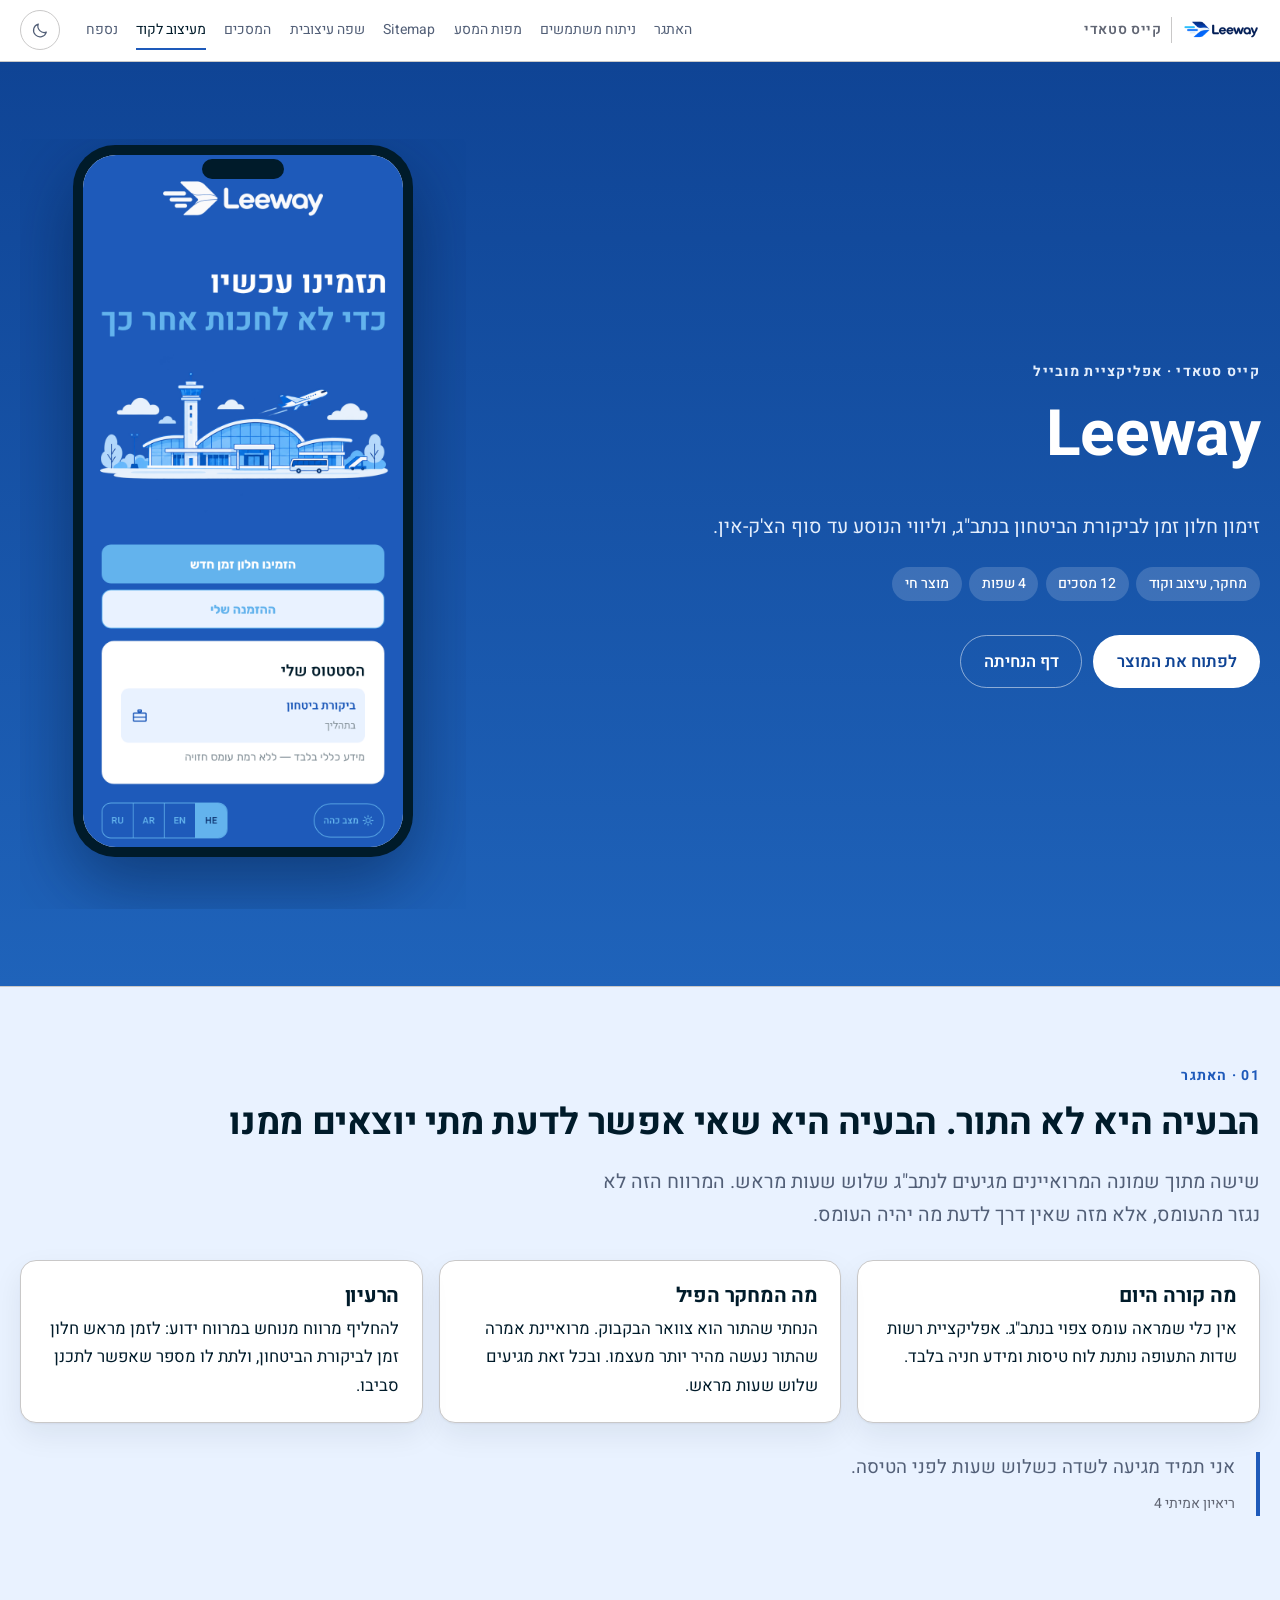
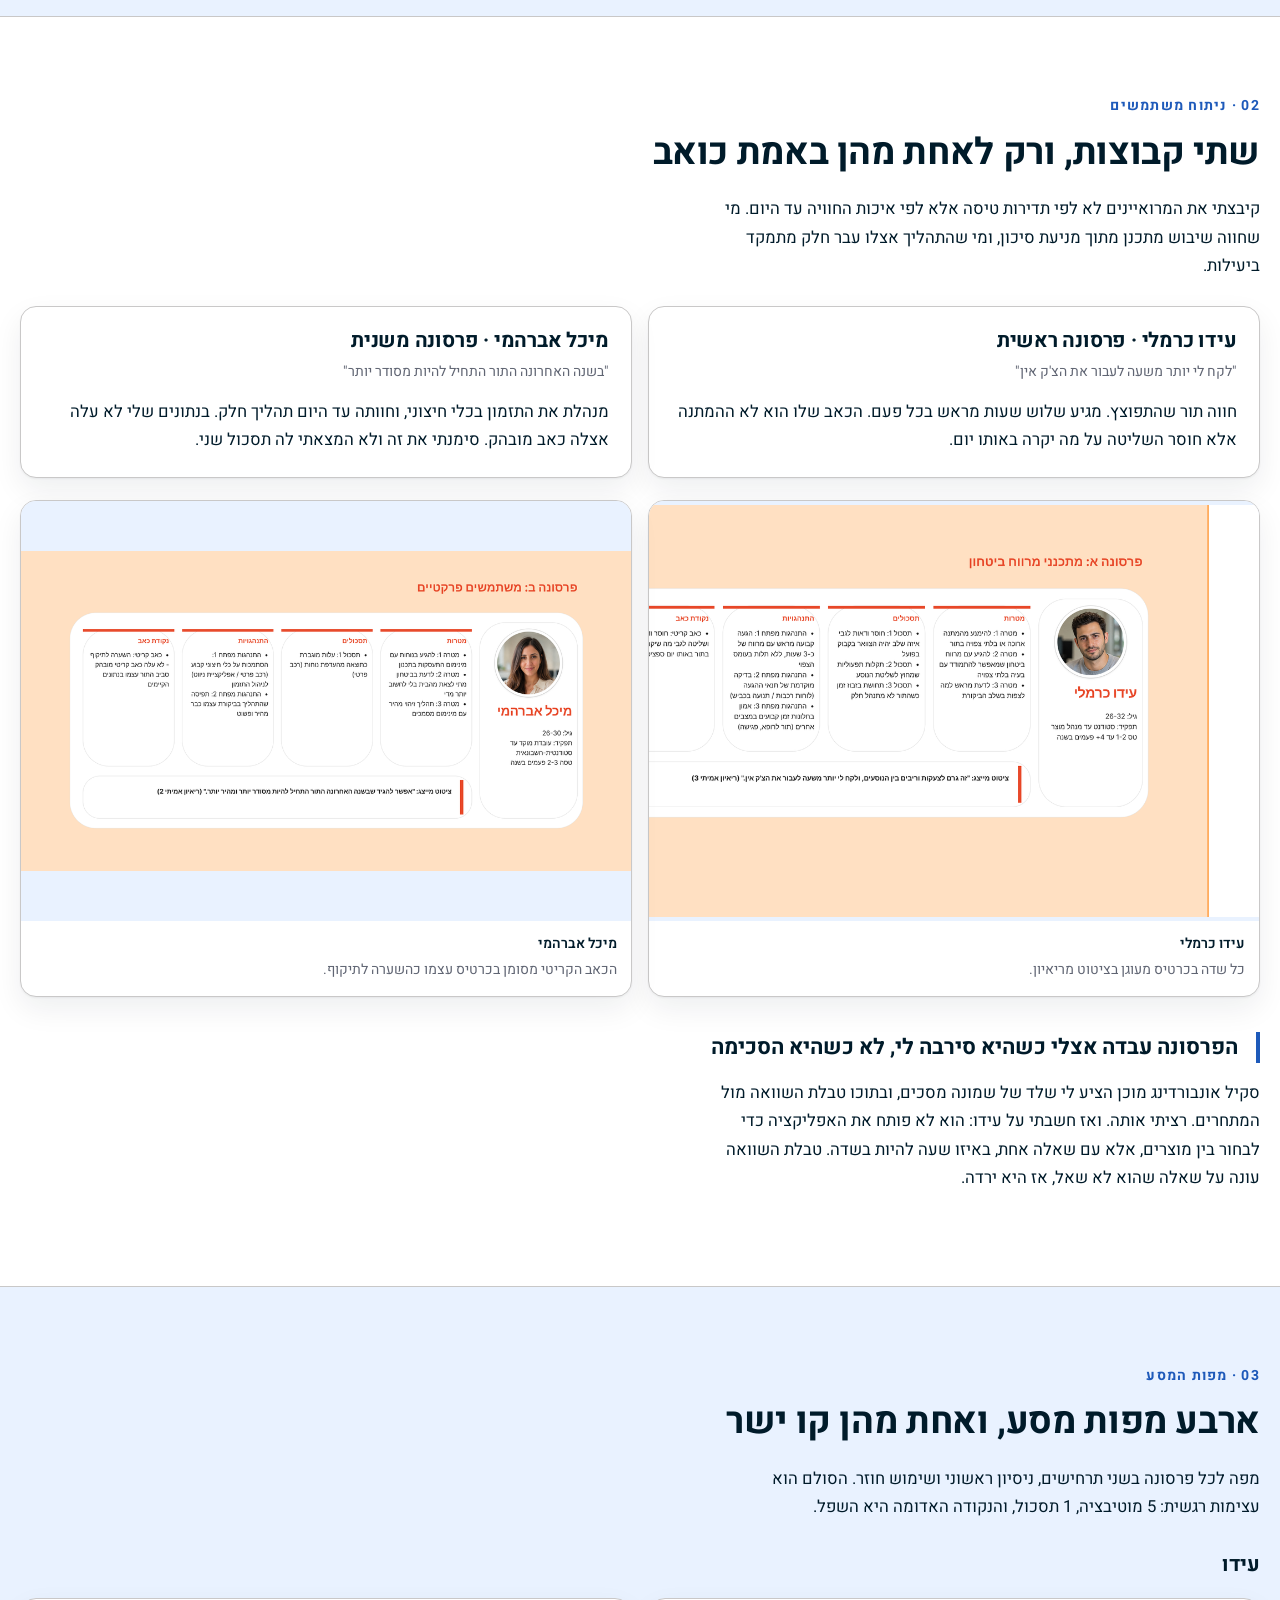
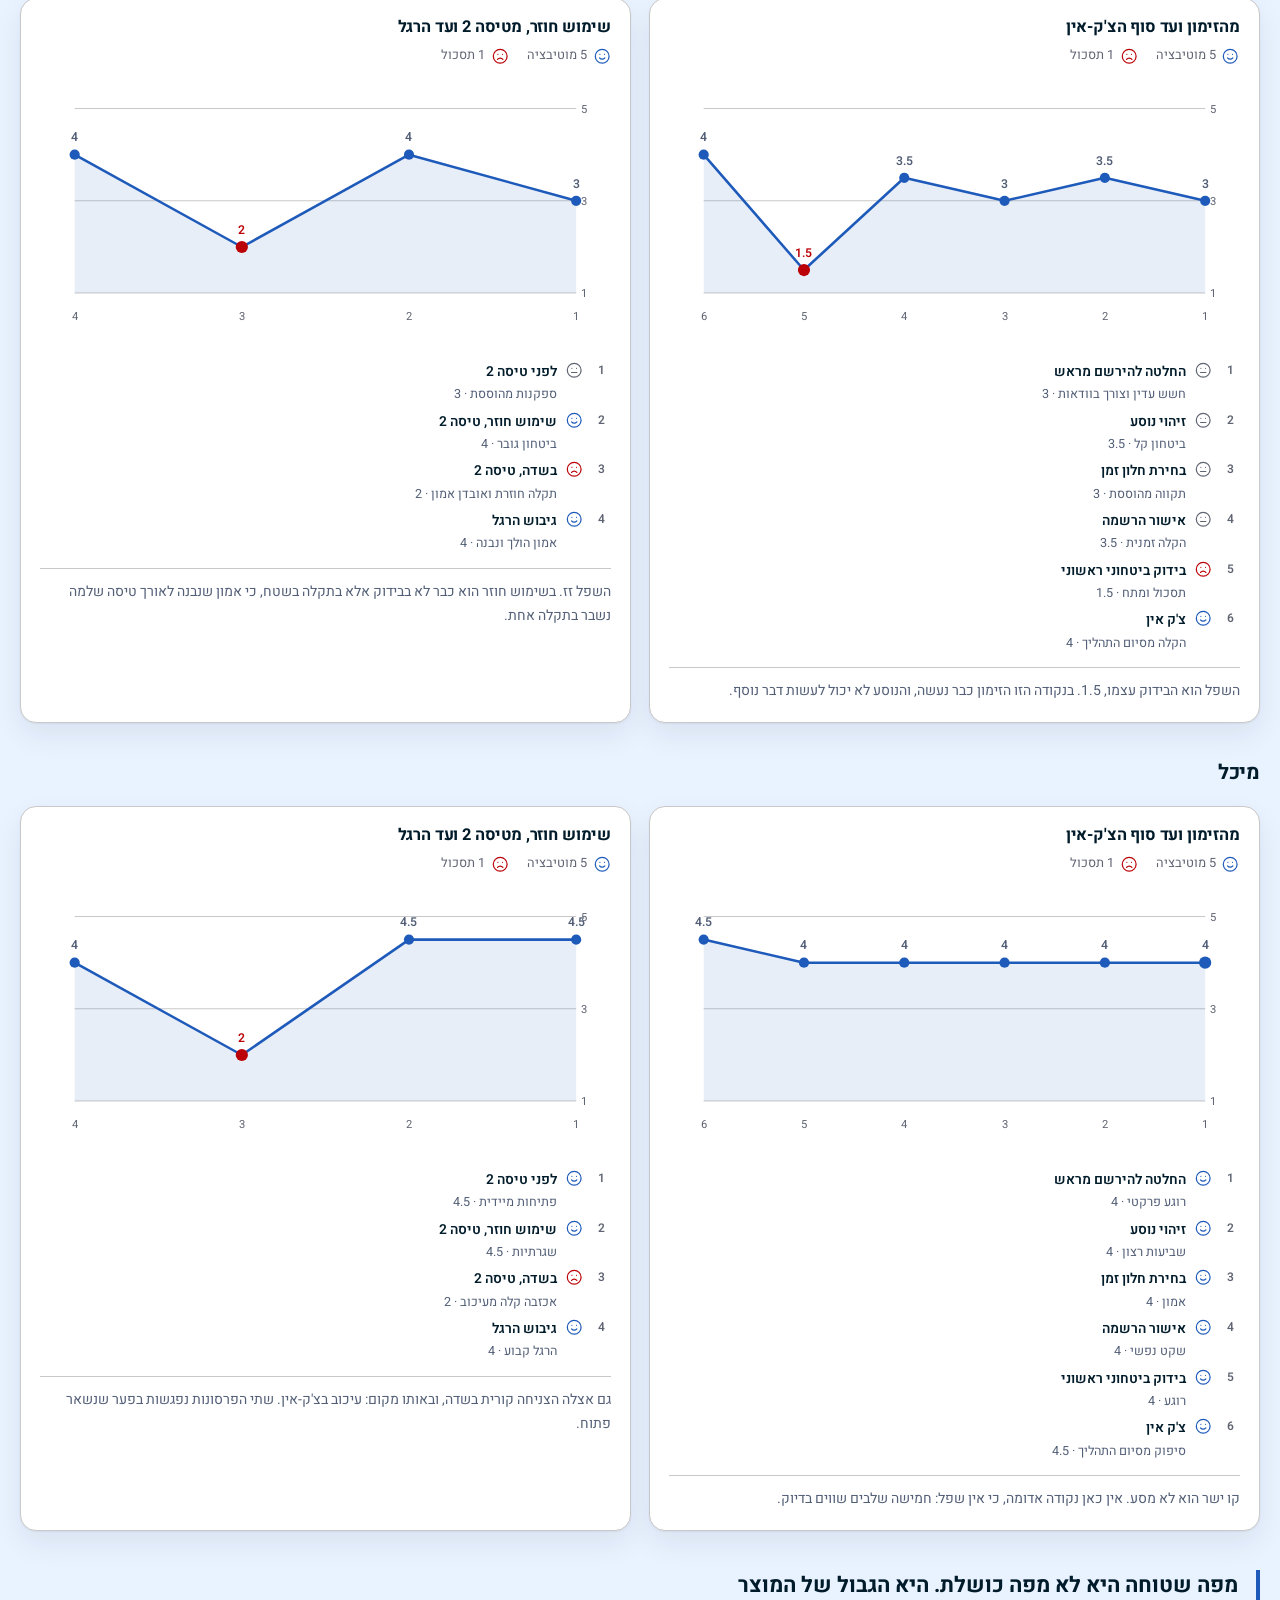
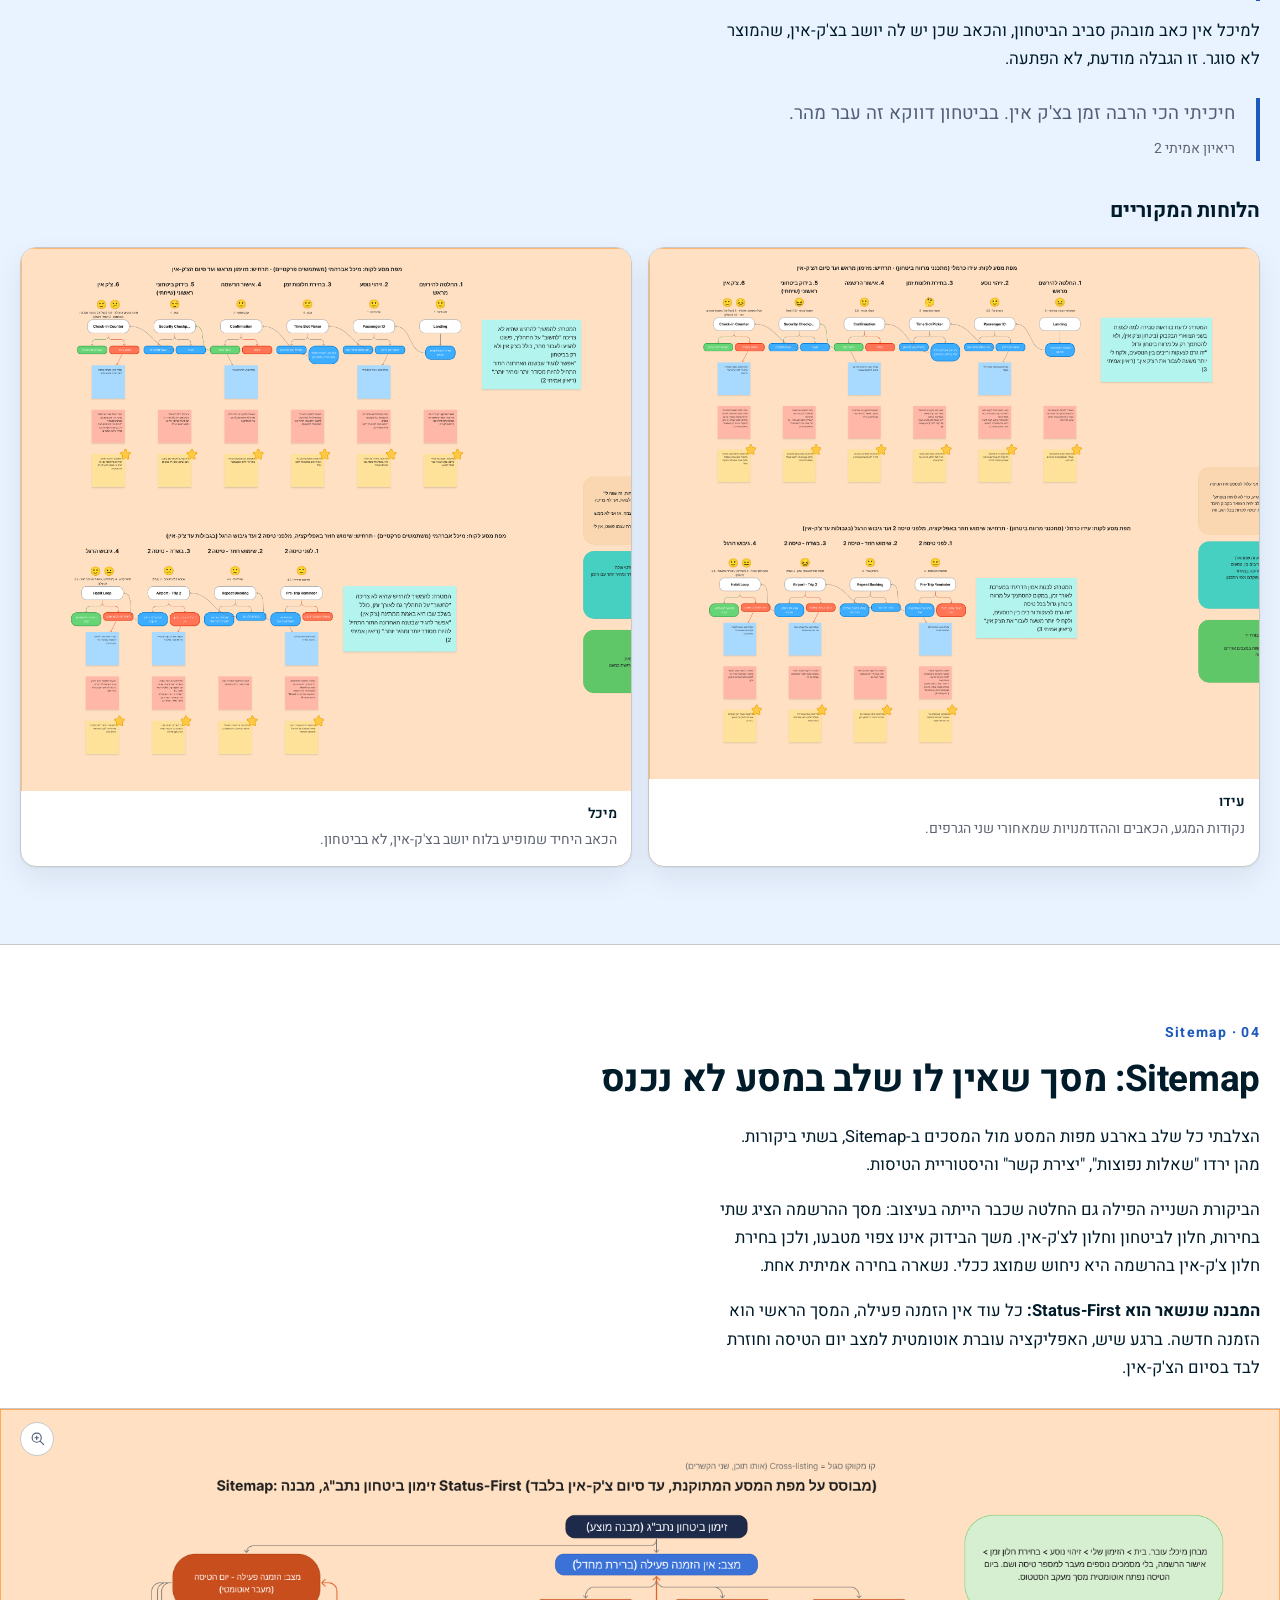
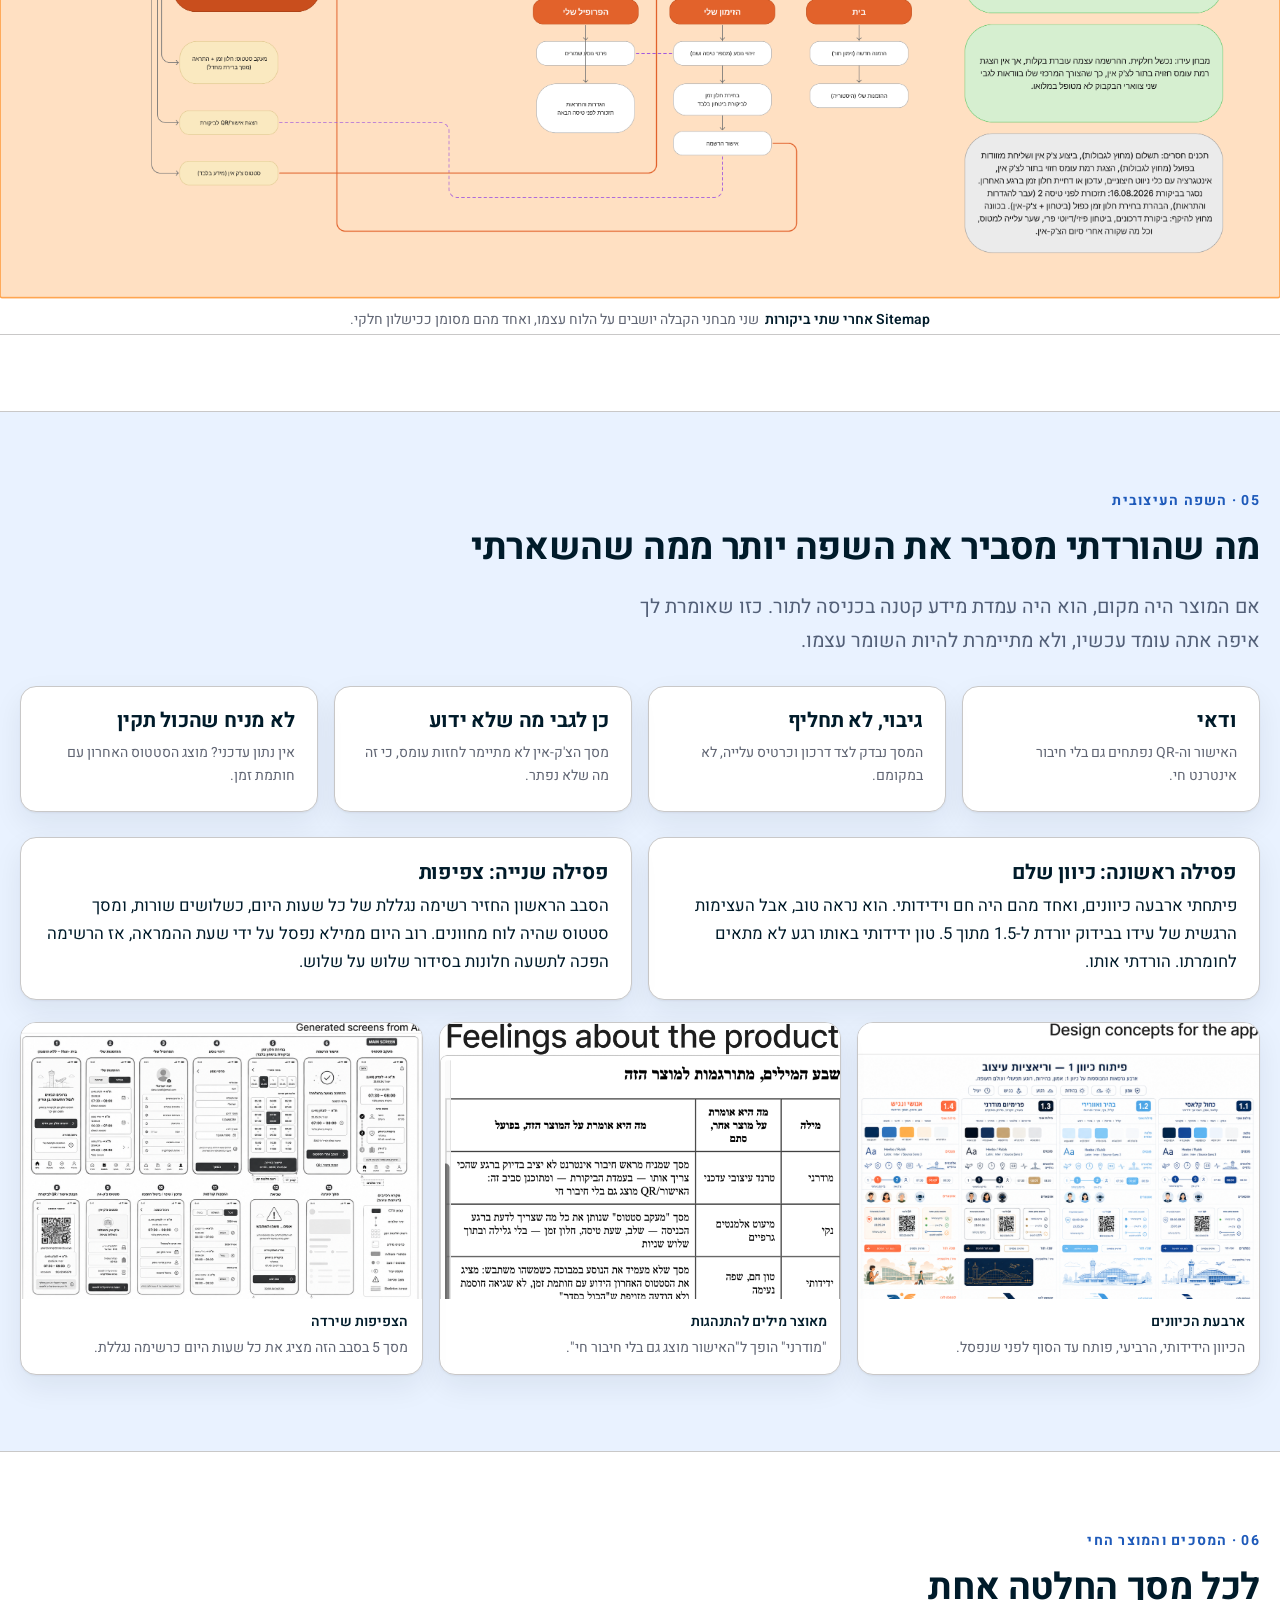
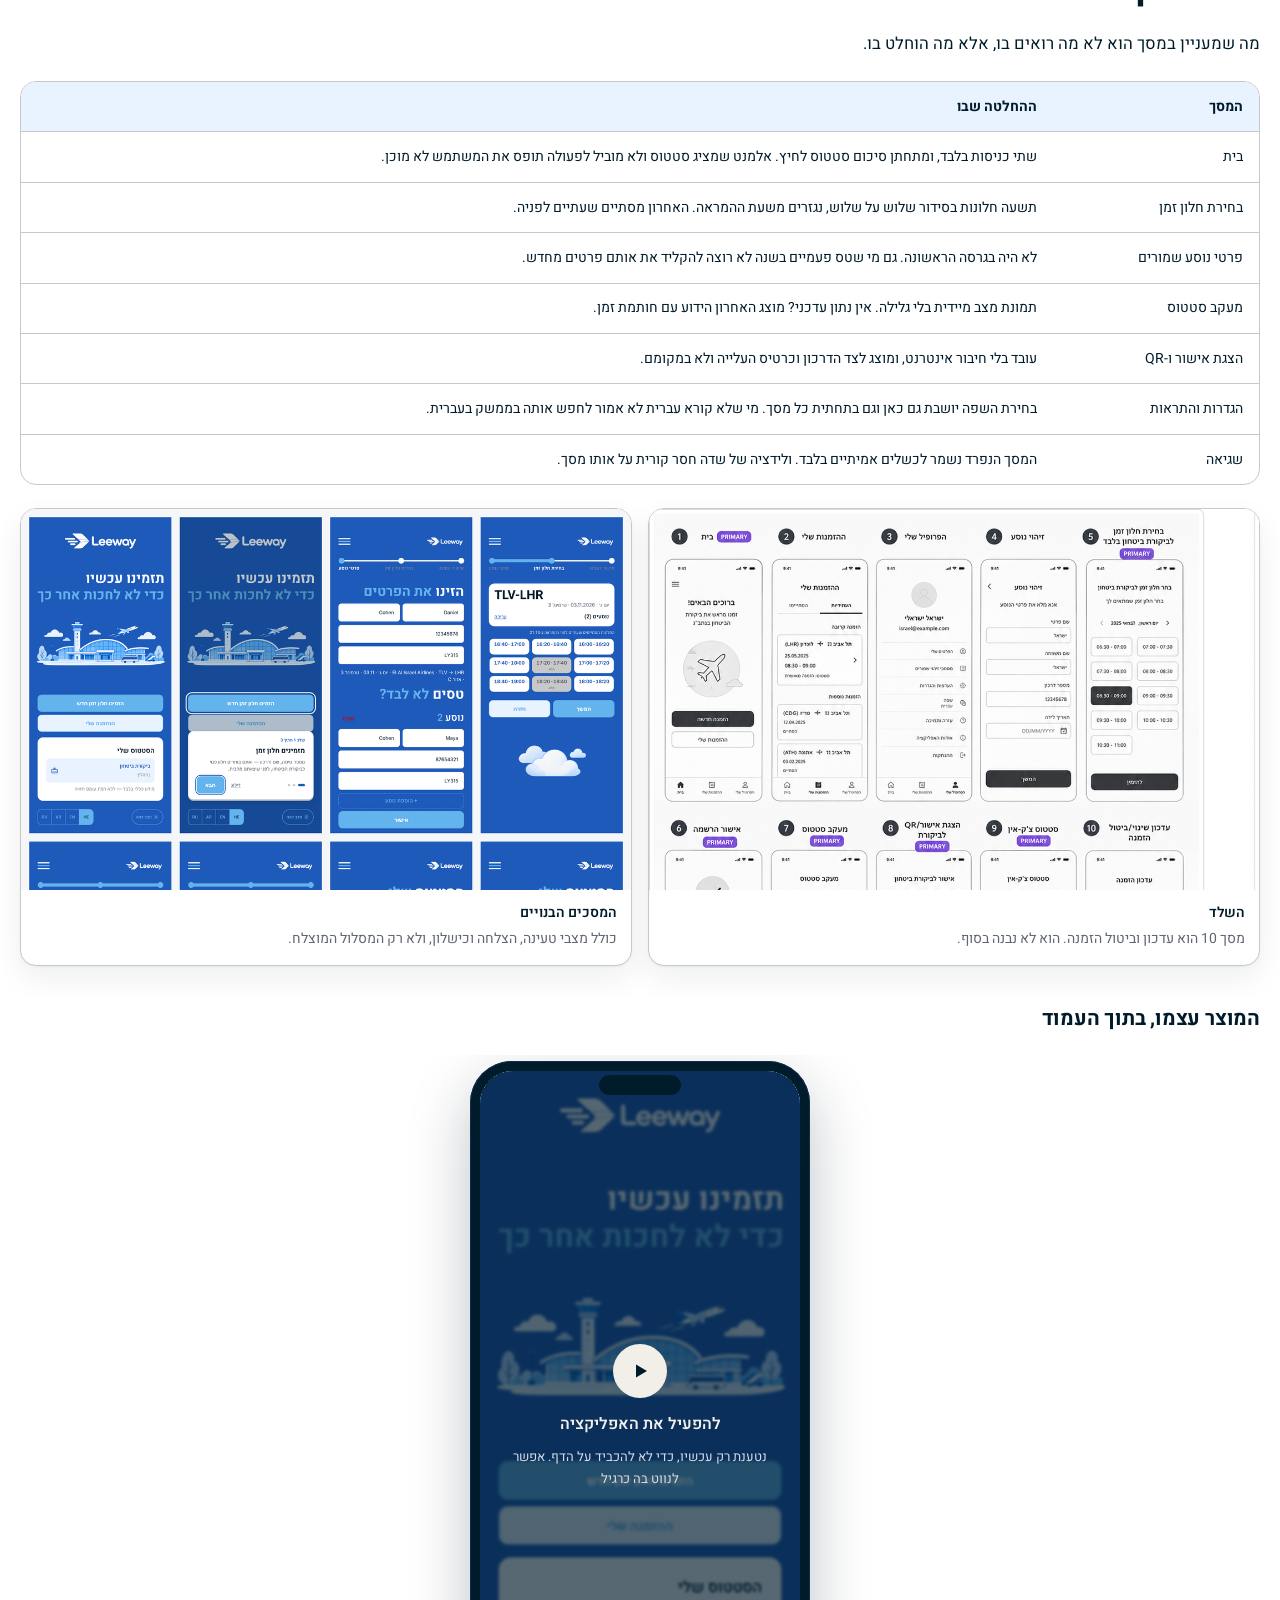
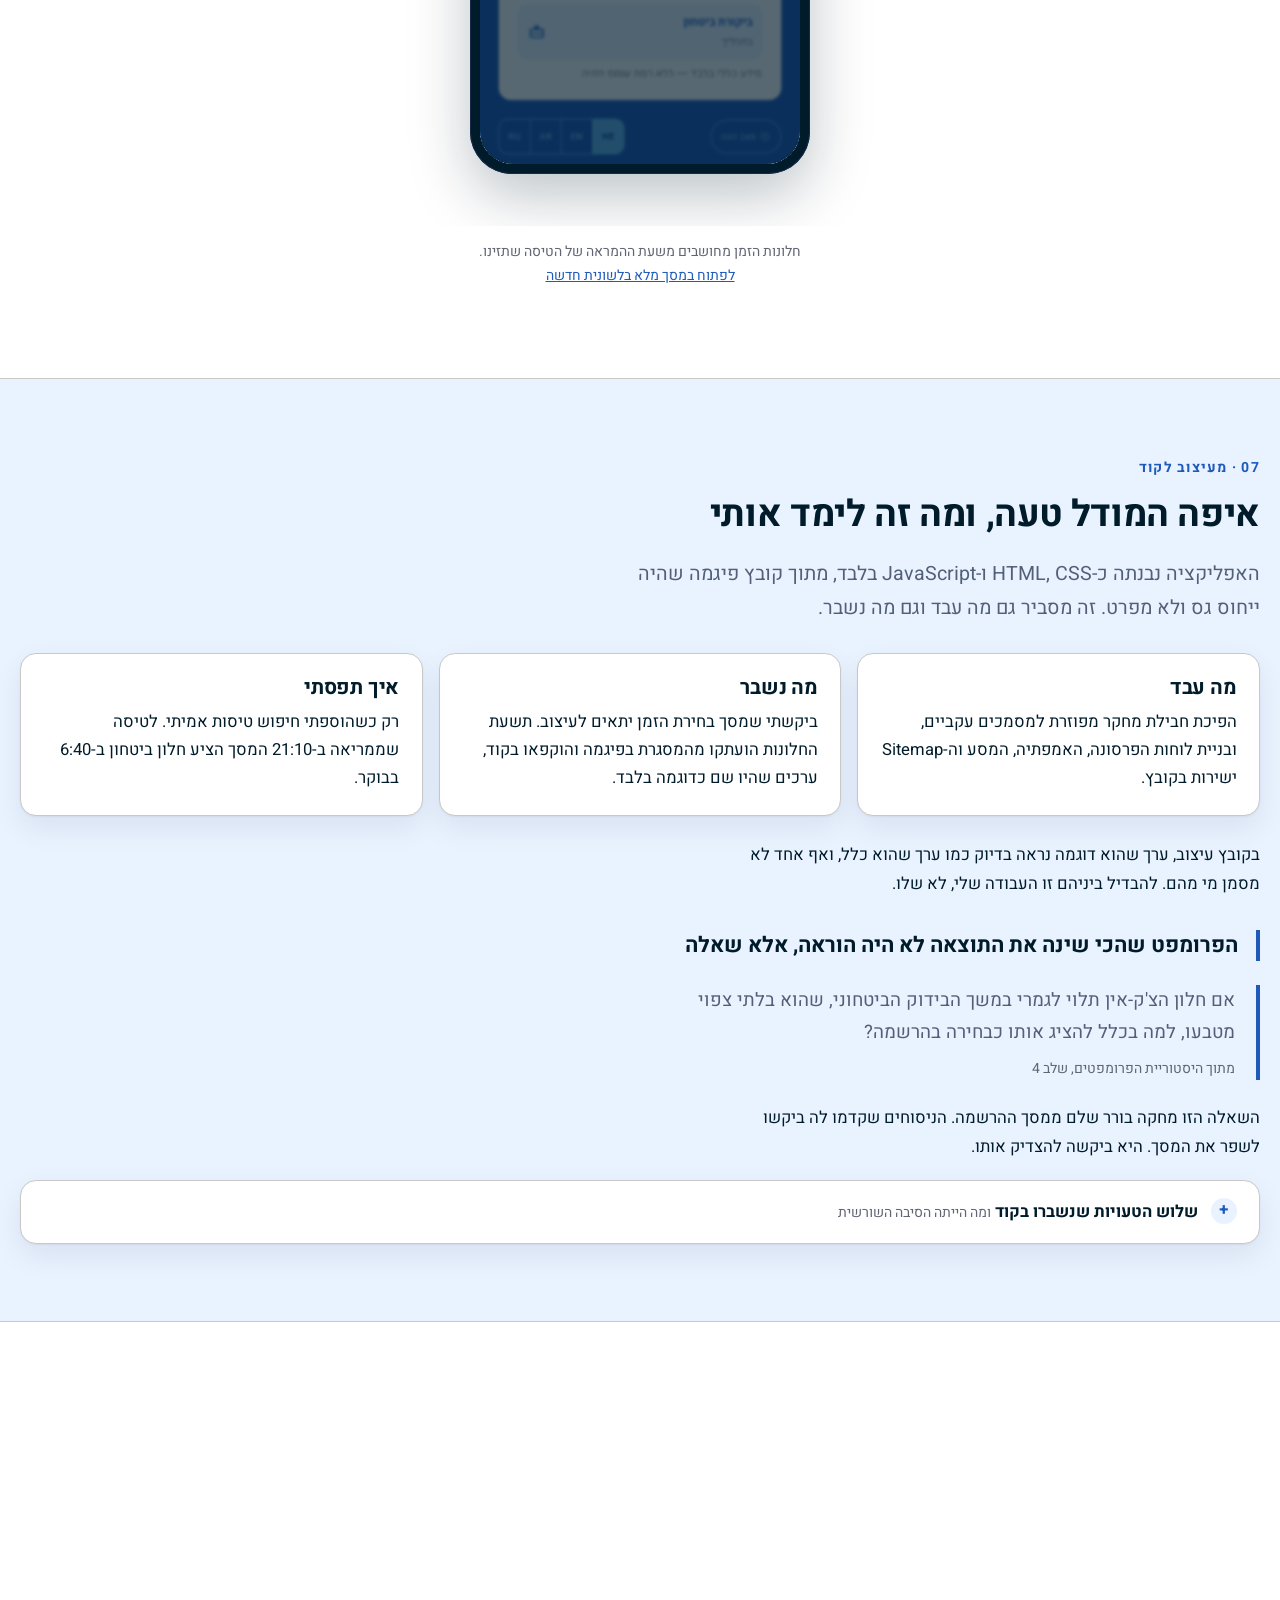
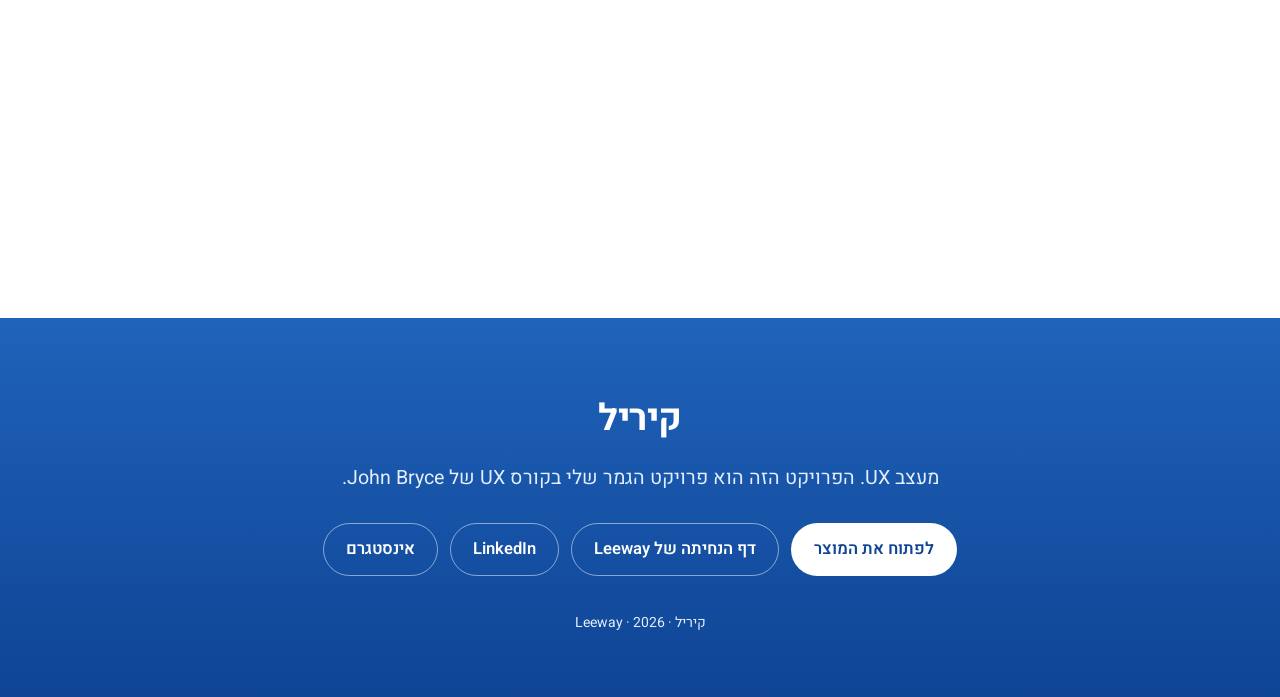
<file: case/index-v2.html>
<!doctype html>
<html lang="he" dir="rtl">
<head>
<meta charset="utf-8">
<meta name="viewport" content="width=device-width, initial-scale=1">
<title>Leeway · קייס סטאדי · גרסה 2</title>
<meta name="description" content="איך בניתי אפליקציה שנותנת לנוסע בנתב\"ג חלון זמן ידוע לביקורת הביטחון, במקום מרווח ביטחון מנוחש של שלוש שעות.">
<meta name="theme-color" content="#FFFFFF">

<link rel="preconnect" href="https://fonts.googleapis.com">
<link rel="preconnect" href="https://fonts.gstatic.com" crossorigin>
<link href="https://fonts.googleapis.com/css2?family=Heebo:wght@400;500;600;700&display=swap" rel="stylesheet">

<style>
:root{
  --bg:#FFFFFF; --bg-soft:#E9F2FF; --card:#FFFFFF;
  --fg:#001B2A; --fg-soft:#525F77; --fg-faint:#606573;
  --line:#C9C8C8; --accent:#1E5ABA; --accent-fg:#FFFFFF; --accent-soft:#E9F2FF;
  --low:#BB0307;
  --font-display:"Heebo", system-ui, sans-serif;
  --font-body:"Heebo", system-ui, sans-serif;
  --w-display:700;
  --t-hero:clamp(2.3rem,5.2vw,4rem);
  --t-h2:clamp(1.6rem,3.1vw,2.3rem);
  --t-h3:clamp(1.05rem,1.9vw,1.28rem);
  --t-body:clamp(1rem,1.3vw,1.07rem);
  --t-small:.875rem;
  --r:12px; --r-lg:16px; --r-pill:999px;
  --shadow:0 1px 2px rgba(0,27,42,.05), 0 12px 30px rgba(0,27,42,.07);
  --line-w:1px;
  --lh:1.7; --pad-sec:clamp(2.8rem,6.5vw,4.8rem); --gap:1rem;
  --wrap:1240px; --measure:60ch;
  --img-filter:none;
}
:root[data-theme="dark"]{
    --bg:#07192F; --bg-soft:#0B284B; --card:#182A4A;
    --fg:#F2EFE9; --fg-soft:#C9CEDE; --fg-faint:#AEB6C6;
    --line:#2B3D5C; --accent:#63B3ED; --accent-fg:#001B2A; --accent-soft:#0F3673;
    --low:#EE7B75;
    --shadow:0 1px 2px rgba(0,0,0,.4), 0 12px 30px rgba(0,0,0,.45);
}

*,*::before,*::after{box-sizing:border-box}
html{scroll-behavior:smooth; scroll-padding-top:5.5rem; overflow-x:clip}
body{margin:0; background:var(--bg); color:var(--fg); font-family:var(--font-body);
  font-size:var(--t-body); line-height:var(--lh); -webkit-font-smoothing:antialiased; overflow-x:clip}
img{max-width:100%; height:auto; display:block; filter:var(--img-filter)}
a{color:var(--accent)}
h1,h2,h3,h4{font-family:var(--font-display); line-height:1.25; margin:0 0 .55em; letter-spacing:-.01em}
h1,h2{font-weight:var(--w-display)}
h3{font-weight:700; font-size:var(--t-h3)}
h2{font-size:var(--t-h2)}
p{margin:0 0 1em; max-width:var(--measure)}
ul{padding-inline-start:1.2em; max-width:var(--measure)}
li{margin-bottom:.4em}

.wrap{width:min(100% - 2.5rem, var(--wrap)); margin-inline:auto}
section{padding-block:var(--pad-sec); border-top:var(--line-w) solid var(--line)}
section:first-of-type{border-top:0}
.soft{background:var(--bg-soft)}

.eyebrow{font-size:var(--t-small); font-weight:700; letter-spacing:.09em; color:var(--accent); margin:0 0 .7rem}
.lead{font-size:calc(var(--t-body)*1.18); color:var(--fg-soft)}
.tiny{font-size:var(--t-small); color:var(--fg-faint)}

.bar-track{position:fixed; inset-block-start:0; inset-inline:0; height:3px; z-index:60}
.bar{height:100%; width:0; background:var(--accent); transition:width .12s linear}

.nav{position:sticky; top:0; z-index:50; background:color-mix(in srgb, var(--bg) 92%, transparent); backdrop-filter:blur(12px); border-bottom:var(--line-w) solid var(--line)}
.nav-in{width:min(100% - 2.5rem, var(--wrap)); margin-inline:auto; display:flex; align-items:center; gap:1rem; height:3.8rem}
.nav-name{display:inline-flex; align-items:center; gap:.6rem; margin-inline-end:auto; white-space:nowrap}
.nav-logo{height:26px; width:auto; display:block}
.nav-logo--dark{display:none}
:root[data-theme="dark"] .nav-logo--light{display:none}
:root[data-theme="dark"] .nav-logo--dark{display:block}
.theme-btn{min-height:40px; min-width:40px; display:inline-grid; place-items:center; cursor:pointer;
  border-radius:var(--r-pill); border:var(--line-w) solid var(--line); background:var(--card);
  color:var(--fg-soft); font:inherit; flex:0 0 auto; margin-inline-start:.6rem;
  transition:border-color .15s ease, color .15s ease}
.theme-btn:hover{border-color:var(--accent); color:var(--fg)}
.theme-btn .ico{width:1.15rem; height:1.15rem}
.theme-btn .i-sun{display:none}
:root[data-theme="dark"] .theme-btn .i-sun{display:block}
:root[data-theme="dark"] .theme-btn .i-moon{display:none}
.nav-name span{font-size:var(--t-small); font-weight:600; color:var(--fg-faint); letter-spacing:.05em;
  padding-inline-start:.6rem; border-inline-start:var(--line-w) solid var(--line);
  align-self:stretch; display:inline-flex; align-items:center}
@media (max-width:480px){.nav-name span{display:none}}
.nav-links{display:flex; gap:1.15rem; overflow-x:auto; scrollbar-width:none}
.nav-links::-webkit-scrollbar{display:none}
.nav-links a{color:var(--fg-soft); text-decoration:none; font-size:var(--t-small); white-space:nowrap; padding-block:.4rem; border-bottom:2px solid transparent}
.nav-links a:hover{color:var(--fg)}
.nav-links a.on{color:var(--fg); border-bottom-color:var(--accent)}
@media (max-width:1100px){.nav-links{display:none}}

.btn{display:inline-flex; align-items:center; gap:.5rem; min-height:44px; padding:.7rem 1.4rem; border-radius:var(--r-pill); text-decoration:none; font-weight:600; border:var(--line-w) solid transparent; transition:transform .15s ease}
.btn:hover{transform:translateY(-2px)}
.btn-1{background:var(--accent); color:var(--accent-fg)}
.btn-2{background:transparent; color:var(--fg); border-color:var(--line)}
.btn-row{display:flex; flex-wrap:wrap; gap:.7rem; margin-top:1.8rem}

/* תגיות, לא כפתורים: בלי קו מתאר, רקע רך בלבד */
.chips{display:flex; flex-wrap:wrap; gap:.45rem; margin:0; padding:0; list-style:none}
.chip{font-size:var(--t-small); font-weight:500; padding:.32rem .8rem; border-radius:var(--r-pill);
  background:var(--accent-soft); color:var(--accent); border:0}

.grid{display:grid; gap:var(--gap)}
.g2{grid-template-columns:repeat(auto-fit,minmax(min(19rem,100%),1fr))}
.g3{grid-template-columns:repeat(auto-fit,minmax(min(15rem,100%),1fr))}
.g4{grid-template-columns:repeat(auto-fit,minmax(min(12rem,100%),1fr))}
.card{background:var(--card); border:var(--line-w) solid var(--line); border-radius:var(--r-lg); padding:1.4rem; box-shadow:var(--shadow)}
.card h3{margin-bottom:.35rem}
.card p{max-width:none}
.card p:last-child{margin-bottom:0}
.card-num{font-family:var(--font-display); font-size:2.1rem; font-weight:var(--w-display); color:var(--accent); line-height:1; margin-bottom:.3rem}

.quote{border-inline-start:4px solid var(--accent); padding-inline-start:1.3rem; font-size:calc(var(--t-body)*1.12); margin:1.5rem 0; max-width:var(--measure); color:var(--fg-soft)}
.quote cite{display:block; font-size:var(--t-small); color:var(--fg-faint); font-style:normal; margin-top:.5rem}

.claim{font-family:var(--font-display); font-weight:700; font-size:calc(var(--t-body)*1.3); line-height:1.45;
  max-width:var(--measure); margin:0 0 1rem; padding-inline-start:1.1rem; border-inline-start:4px solid var(--accent)}

.gallery{display:grid; gap:1rem; margin-block-start:1.4rem;
  grid-template-columns:repeat(auto-fit,minmax(min(var(--col,20rem),100%),1fr))}
.gallery--one{grid-template-columns:minmax(0,min(56rem,100%)); justify-content:start}
.gallery button{
  display:flex; flex-direction:column; width:100%; padding:0; text-align:start; font:inherit; color:inherit;
  background:var(--card); border:var(--line-w) solid var(--line); border-radius:var(--r-lg);
  overflow:hidden; cursor:zoom-in; box-shadow:var(--shadow); position:relative;
  transition:border-color .15s ease, transform .15s ease}
.gallery button:hover,.gallery button:focus-visible{border-color:var(--accent); transform:translateY(-2px)}
.gallery button:focus-visible{outline:2px solid var(--accent); outline-offset:2px}
.shot{aspect-ratio:var(--ar,16/10); display:grid; place-items:center; overflow:hidden; background:var(--bg-soft)}
.shot img{max-width:100%; max-height:100%; width:auto; height:auto; object-fit:contain}
.zoom{position:absolute; inset-block-start:.6rem; inset-inline-end:.6rem; width:34px; height:34px;
  display:grid; place-items:center; border-radius:var(--r-pill); background:var(--card);
  border:var(--line-w) solid var(--line); color:var(--fg-soft);
  opacity:0; transform:scale(.9); transition:opacity .15s ease, transform .15s ease; pointer-events:none}
.gallery button:hover .zoom,.gallery button:focus-visible .zoom{opacity:1; transform:none}
.cap{display:block; padding:.7rem .85rem .85rem; font-size:var(--t-small); color:var(--fg-faint)}
.cap b{display:block; color:var(--fg); font-weight:600; margin-block-end:.15rem}

/* ══ יציאה מהקופסה ══
   לוח שנבנה כדי להיקרא לרוחב לא נכנס לעמודת טקסט.
   הוא יוצא מהעטיפה ותופס את כל רוחב המסך. */
.bleed{width:100vw; max-width:100vw; margin-inline:calc(50% - 50vw)}
.board{margin-block:1.6rem 0; background:var(--card);
  border-block:var(--line-w) solid var(--line)}
.board button{display:block; width:100%; padding:0; margin:0; border:0; background:none;
  font:inherit; color:inherit; cursor:zoom-in; position:relative}
.board button:focus-visible{outline:2px solid var(--accent); outline-offset:-3px}
/* הלוח נבנה כדי להיקרא לרוחב, ולכן הוא נפרס מקצה לקצה בלי תקרת גובה.
   זו הסיבה שהוא יצא מהכרטיס מלכתחילה. */
.board img{width:100%; height:auto}
.board .board-cap{width:min(100% - 2.5rem, var(--wrap)); margin-inline:auto;
  padding-block:.75rem .95rem; font-size:var(--t-small); color:var(--fg-faint); text-align:start}
.board .board-cap b{color:var(--fg); font-weight:600; margin-inline-end:.4rem}
.board .zoom{opacity:1; transform:none; inset-block-start:.8rem; inset-inline-end:1.25rem}

dialog.lightbox{border:0; padding:0; background:none; width:100%; height:100%; max-width:100vw; max-height:100vh; margin:0}
dialog.lightbox::backdrop{background:rgb(11 13 20 / .88)}
.lb-in{display:flex; flex-direction:column; height:100%; padding:1rem; gap:.75rem}
.lb-in img{flex:1 1 auto; min-height:0; width:100%; object-fit:contain; border-radius:var(--r); background:#0f1219}
.lb-bar{display:flex; align-items:center; justify-content:space-between; gap:1rem; color:#ECE7DD}
.lb-bar p{margin:0; color:#B9B1A2; font-size:var(--t-small); max-width:none}
.lb-close{min-height:44px; min-width:44px; border-radius:var(--r-pill); cursor:pointer;
  border:1px solid rgb(236 231 221 / .35); background:none; color:#ECE7DD; font:inherit; font-size:1.1rem}

.more{border:var(--line-w) solid var(--line); border-radius:var(--r-lg); background:var(--card);
  padding:0 1.4rem; box-shadow:var(--shadow); margin-block-start:1.2rem}
.more+.more{margin-block-start:.8rem}
.more>summary{cursor:pointer; list-style:none; padding:1.05rem 0; font-family:var(--font-display);
  font-weight:700; position:relative; padding-inline-start:2.4rem}
.more>summary::-webkit-details-marker{display:none}
.more>summary::before{content:"+"; position:absolute; inset-inline-start:0; inset-block-start:1.05rem;
  width:1.6rem; height:1.6rem; display:grid; place-items:center;
  border-radius:var(--r-pill); background:var(--accent-soft); color:var(--accent); font-size:1.05rem; line-height:1}
.more[open]>summary::before{content:"–"}
.more>summary span{font-family:var(--font-body); font-weight:400; font-size:var(--t-small); color:var(--fg-faint)}
.more>div{padding-block:.2rem 1.3rem}
.more p:last-child{margin-bottom:0}

.scroll-x{overflow-x:auto; -webkit-overflow-scrolling:touch; margin:1.4rem 0;
  border:var(--line-w) solid var(--line); border-radius:var(--r-lg); background:var(--card)}
table{border-collapse:collapse; width:100%; min-width:620px; font-size:var(--t-small)}
th,td{text-align:start; padding:.8rem 1rem; border-bottom:var(--line-w) solid var(--line); vertical-align:top}
tr:last-child td{border-bottom:0}
th{font-weight:700; background:var(--bg-soft); white-space:nowrap}
.pill{font-size:.75rem; padding:.2rem .7rem; border-radius:var(--r-pill); white-space:nowrap; display:inline-block}
.pill.done{background:var(--accent-soft); color:var(--accent)}
:root[data-theme="dark"] .pill.done{color:#DCEBFB}
.pill.next{background:var(--bg-soft); color:var(--fg-soft); border:var(--line-w) solid var(--line)}

.jmaps{display:grid; gap:1.1rem; margin-block-start:1.2rem;
  grid-template-columns:repeat(auto-fit,minmax(min(26rem,100%),1fr))}
.jmap{border:var(--line-w) solid var(--line); border-radius:var(--r-lg); background:var(--card);
  padding:1.1rem 1.2rem 1.2rem; box-shadow:var(--shadow)}
.jmap h4{margin:0 0 .5rem; font-size:1.02rem}
.jscale{display:flex; gap:1.1rem; margin:0 0 .7rem; max-width:none; font-size:.8rem; color:var(--fg-faint)}
.jscale span{display:inline-flex; align-items:center; gap:.35rem}
.jchart{display:block; width:100%; height:auto; overflow:visible; min-height:170px}
.jg{stroke:var(--line); stroke-width:1}
.ja{fill:var(--accent); opacity:.10}
.jl{fill:none; stroke:var(--accent); stroke-width:2.5; stroke-linejoin:round; stroke-linecap:round}
.jd{fill:var(--accent)}
.jd--low{fill:var(--low)}
.jt,.jn{fill:var(--fg-faint); font-size:11px; font-family:var(--font-body); text-anchor:middle}
.jv{fill:var(--fg-soft); font-size:12px; font-weight:600; font-family:var(--font-body); text-anchor:middle}
.jv--low{fill:var(--low)}
.jlegend{list-style:none; margin:.8rem 0 0; padding:0; display:grid; gap:.3rem; max-width:none}
.jlegend li{display:grid; grid-template-columns:1.2rem 1.15rem 1fr; gap:.5rem; align-items:start; margin:0}
.jn-num{font-size:.75rem; font-weight:600; color:var(--fg-faint); text-align:center; line-height:1.5}
.jn-body b{font-size:.86rem; color:var(--fg); font-weight:600; display:block}
.jn-body span{display:block; font-size:.79rem; color:var(--fg-soft)}
.jnote{margin:.8rem 0 0; padding-block-start:.7rem; border-block-start:var(--line-w) solid var(--line);
  font-size:var(--t-small); color:var(--fg-soft); max-width:none}
.ico{width:1.15rem; height:1.15rem; flex:0 0 auto; stroke:currentColor; fill:none; stroke-width:1.6;
  stroke-linecap:round; stroke-linejoin:round}
.ico--hi{color:var(--accent)}
.ico--mid{color:var(--fg-faint)}
.ico--lo{color:var(--low)}

.phone-stage{width:100%; overflow:hidden; display:flex; justify-content:center; padding:6px 1rem 3.25rem}
.phone{--pw:340px; width:var(--pw); position:relative; flex-shrink:0;
  border-radius:42px; padding:10px; background:#001B2A;
  box-shadow:0 22px 60px rgb(0 27 42 / .26), 0 0 0 1px #182A4A inset;
  transform:scale(var(--s,1)); transform-origin:top center; margin-block-end:var(--gap-fix,0px)}
.phone__screen{position:relative; width:100%; aspect-ratio:390/844; border-radius:33px; overflow:hidden; background:#FFFFFF}
.phone__screen>iframe,.phone__poster{position:absolute; inset:0; width:100%; height:100%; border:0}
.phone__poster{display:block; object-fit:cover}
.phone__notch{position:absolute; inset-block-start:14px; inset-inline-start:calc(50% - 41px);
  width:82px; height:20px; border-radius:var(--r-pill); background:#001B2A; z-index:3}
.phone__start{position:absolute; inset:0; z-index:2; display:flex; flex-direction:column;
  align-items:center; justify-content:center; gap:.5rem; padding:2rem 1.4rem; cursor:pointer;
  border:0; font:inherit; color:#F2EFE9; text-align:center; background:rgb(0 27 42 / .66); backdrop-filter:blur(1.5px)}
.phone__start b{font-size:1rem; font-weight:600}
.phone__start span{font-size:.82rem; color:#D6DCE6; max-width:17rem}
.phone__start .play{display:grid; place-items:center; width:54px; height:54px; border-radius:var(--r-pill);
  background:#F2EFE9; color:#001B2A; margin-block-end:.3rem}
.demo__note{text-align:center; color:var(--fg-faint); font-size:var(--t-small); margin-block-start:.9rem; max-width:none}

.hero{display:grid; gap:clamp(1.5rem,4vw,3.5rem); align-items:center;
  grid-template-columns:minmax(0,1.25fr) minmax(0,.75fr)}
@media (max-width:900px){ .hero{grid-template-columns:1fr} }

footer{padding-block:var(--pad-sec) 3rem; border-top:var(--line-w) solid var(--line); text-align:center}
footer p{margin-inline:auto}
footer .btn-row{justify-content:center}

#top, footer{color:#FFFFFF; border:0}
#top{background:linear-gradient(180deg,#0F4495 0%,#1F63BA 100%)}
footer{background:linear-gradient(180deg,#1F63BA 0%,#0F4495 100%)}
:root[data-theme="dark"] #top{background:linear-gradient(180deg,#061527 0%,#0B284B 100%)}
:root[data-theme="dark"] footer{background:linear-gradient(180deg,#0B284B 0%,#061527 100%)}
#top h1, #top h2, footer h2{color:#FFFFFF}
#top .eyebrow{color:#E4EEFC}
#top .lead, footer .lead{color:#E4EEFC}
#top .tiny, footer .tiny{color:#E4EEFC}
#top .chip{background:rgb(255 255 255 / .16); color:#FFFFFF; border:0}
#top .btn-1, footer .btn-1{background:#FFFFFF; color:#0F4495}
#top .btn-2, footer .btn-2{color:#FFFFFF; border-color:rgb(255 255 255 / .5)}
footer a{color:#FFFFFF}
#top .phone{box-shadow:0 26px 70px rgb(0 20 50 / .45)}

.reveal{opacity:0; transform:translateY(16px); transition:opacity .6s ease, transform .6s ease}
.reveal.in{opacity:1; transform:none}
@media (prefers-reduced-motion:reduce){
  html{scroll-behavior:auto}
  .reveal{opacity:1; transform:none; transition:none}
  .btn:hover,.gallery button:hover{transform:none}
  *,*::before,*::after{transition-duration:.001ms !important; animation-duration:.001ms !important}
}
</style>
</head>
<body>

<svg width="0" height="0" style="position:absolute" aria-hidden="true">
  <symbol id="f-hi" viewBox="0 0 24 24"><circle cx="12" cy="12" r="9"/><path d="M8.5 14.2c.9 1.1 2.1 1.7 3.5 1.7s2.6-.6 3.5-1.7"/><path d="M9 9.5h.01M15 9.5h.01"/></symbol>
  <symbol id="f-mid" viewBox="0 0 24 24"><circle cx="12" cy="12" r="9"/><path d="M8.5 15h7"/><path d="M9 9.5h.01M15 9.5h.01"/></symbol>
  <symbol id="f-lo" viewBox="0 0 24 24"><circle cx="12" cy="12" r="9"/><path d="M8.5 16.2c.9-1.1 2.1-1.7 3.5-1.7s2.6.6 3.5 1.7"/><path d="M9 9.5h.01M15 9.5h.01"/></symbol>
  <symbol id="i-zoom" viewBox="0 0 24 24"><circle cx="11" cy="11" r="6.5"/><path d="M15.8 15.8 21 21"/><path d="M8.5 11h5M11 8.5v5"/></symbol>
  <symbol id="i-moon" viewBox="0 0 24 24"><path d="M20 14.5A8.2 8.2 0 0 1 9.5 4a8.5 8.5 0 1 0 10.5 10.5z"/></symbol>
  <symbol id="i-sun" viewBox="0 0 24 24"><circle cx="12" cy="12" r="4.2"/><path d="M12 2.6v2.2M12 19.2v2.2M2.6 12h2.2M19.2 12h2.2M5.4 5.4l1.6 1.6M17 17l1.6 1.6M18.6 5.4L17 7M7 17l-1.6 1.6"/></symbol>
  <symbol id="i-play" viewBox="0 0 24 24"><path d="M8 5.5v13l11-6.5z" fill="currentColor" stroke="none"/></symbol>
</svg>

<div class="bar-track"><div class="bar" id="bar"></div></div>

<nav class="nav">
  <div class="nav-in">
    <span class="nav-name">
      <img class="nav-logo nav-logo--light" src="assets/logo-leeway-blue.webp" alt="Leeway" width="240" height="80">
      <img class="nav-logo nav-logo--dark" src="assets/logo-leeway-white.webp" alt="Leeway" width="240" height="80">
      <span>קייס סטאדי</span>
    </span>
    <div class="nav-links">
      <a href="#challenge">האתגר</a>
      <a href="#users">ניתוח משתמשים</a>
      <a href="#journey">מפות המסע</a>
      <a href="#sitemap">Sitemap</a>
      <a href="#language">שפה עיצובית</a>
      <a href="#screens">המסכים</a>
      <a href="#ai">מעיצוב לקוד</a>
      <a href="#appendix">נספח</a>
    </div>
    <button type="button" class="theme-btn" id="theme-btn" aria-label="החלפת מצב תצוגה" title="מצב תצוגה">
      <svg class="ico i-moon" aria-hidden="true"><use href="#i-moon"/></svg>
      <svg class="ico i-sun" aria-hidden="true"><use href="#i-sun"/></svg>
    </button>
  </div>
</nav>

<section id="top">
  <div class="wrap">
    <div class="hero">
      <div>
        <p class="eyebrow">קייס סטאדי · אפליקציית מובייל</p>
        <h1 style="font-size:var(--t-hero)">Leeway</h1>
        <p class="lead">זימון חלון זמן לביקורת הביטחון בנתב"ג, וליווי הנוסע עד סוף הצ'ק-אין.</p>

        <ul class="chips" style="margin-top:1.5rem">
          <li class="chip">מחקר, עיצוב וקוד</li>
          <li class="chip">12 מסכים</li>
          <li class="chip">4 שפות</li>
          <li class="chip">מוצר חי</li>
        </ul>

        <div class="btn-row">
          <a class="btn btn-1" href="../">לפתוח את המוצר</a>
          <a class="btn btn-2" href="../landing/">דף הנחיתה</a>
        </div>
      </div>

      <div class="phone-stage">
        <div class="phone">
          <span class="phone__notch"></span>
          <div class="phone__screen">
            <img class="phone__poster" src="assets/app-poster.png" alt="מסך הבית של Leeway: כפתור הזמנה חדשה, וסיכום סטטוס מתחתיו">
          </div>
        </div>
      </div>
    </div>
  </div>
</section>

<section id="challenge" class="soft">
  <div class="wrap">
    <p class="eyebrow">01 · האתגר</p>
    <h2>הבעיה היא לא התור. הבעיה היא שאי אפשר לדעת מתי יוצאים ממנו</h2>
    <p class="lead">שישה מתוך שמונה המרואיינים מגיעים לנתב"ג שלוש שעות מראש. המרווח הזה לא נגזר מהעומס, אלא מזה שאין דרך לדעת מה יהיה העומס.</p>

    <div class="grid g3" style="margin-top:1.8rem">
      <div class="card"><h3>מה קורה היום</h3><p>אין כלי שמראה עומס צפוי בנתב"ג. אפליקציית רשות שדות התעופה נותנת לוח טיסות ומידע חניה בלבד.</p></div>
      <div class="card"><h3>מה המחקר הפיל</h3><p>הנחתי שהתור הוא צוואר הבקבוק. מרואיינת אמרה שהתור נעשה מהיר יותר מעצמו. ובכל זאת מגיעים שלוש שעות מראש.</p></div>
      <div class="card"><h3>הרעיון</h3><p>להחליף מרווח מנוחש במרווח ידוע: לזמן מראש חלון זמן לביקורת הביטחון, ולתת לו מספר שאפשר לתכנן סביבו.</p></div>
    </div>

    <blockquote class="quote" style="margin-top:1.8rem">אני תמיד מגיעה לשדה כשלוש שעות לפני הטיסה.<cite>ריאיון אמיתי 4</cite></blockquote>
  </div>
</section>

<section id="users">
  <div class="wrap">
    <p class="eyebrow">02 · ניתוח משתמשים</p>
    <h2>שתי קבוצות, ורק לאחת מהן באמת כואב</h2>
    <p>קיבצתי את המרואיינים לא לפי תדירות טיסה אלא לפי איכות החוויה עד היום. מי שחווה שיבוש מתכנן מתוך מניעת סיכון, ומי שהתהליך אצלו עבר חלק מתמקד ביעילות.</p>

    <div class="grid g2" style="margin-top:1.6rem">
      <div class="card">
        <h3>עידו כרמלי · פרסונה ראשית</h3>
        <p class="tiny">"לקח לי יותר משעה לעבור את הצ'ק אין"</p>
        <p>חווה תור שהתפוצץ. מגיע שלוש שעות מראש בכל פעם. הכאב שלו הוא לא ההמתנה אלא חוסר השליטה על מה יקרה באותו יום.</p>
      </div>
      <div class="card">
        <h3>מיכל אברהמי · פרסונה משנית</h3>
        <p class="tiny">"בשנה האחרונה התור התחיל להיות מסודר יותר"</p>
        <p>מנהלת את התזמון בכלי חיצוני, וחוותה עד היום תהליך חלק. בנתונים שלי לא עלה אצלה כאב מובהק. סימנתי את זה ולא המצאתי לה תסכול שני.</p>
      </div>
    </div>

    <div class="gallery" style="--col:24rem;--ar:16/11">
      <button type="button" data-full="assets/persona-ido.png" data-cap="כרטיס הפרסונה של עידו כרמלי. מטרות, תסכולים, התנהגויות מפתח וכאב קריטי, כל שדה מעוגן בריאיון">
        <span class="shot"><img src="assets/persona-ido-thumb.png" alt="כרטיס הפרסונה של עידו כרמלי, עם מטרות, תסכולים, התנהגויות וכאב קריטי" loading="lazy"></span>
        <span class="zoom" aria-hidden="true"><svg class="ico" style="width:1.05rem;height:1.05rem"><use href="#i-zoom"/></svg></span>
        <span class="cap"><b>עידו כרמלי</b>כל שדה בכרטיס מעוגן בציטוט מריאיון.</span>
      </button>
      <button type="button" data-full="assets/persona-michal.png" data-cap="כרטיס הפרסונה של מיכל אברהמי. שדה הכאב הקריטי מסומן במפורש כהשערה לתיקוף">
        <span class="shot"><img src="assets/persona-michal-thumb.png" alt="כרטיס הפרסונה של מיכל אברהמי, ובו תסכול אחד וכאב קריטי מסומן כהשערה" loading="lazy"></span>
        <span class="zoom" aria-hidden="true"><svg class="ico" style="width:1.05rem;height:1.05rem"><use href="#i-zoom"/></svg></span>
        <span class="cap"><b>מיכל אברהמי</b>הכאב הקריטי מסומן בכרטיס עצמו כהשערה לתיקוף.</span>
      </button>
    </div>

    <p class="claim" style="margin-top:2.2rem">הפרסונה עבדה אצלי כשהיא סירבה לי, לא כשהיא הסכימה</p>
    <p>סקיל אונבורדינג מוכן הציע לי שלד של שמונה מסכים, ובתוכו טבלת השוואה מול המתחרים. רציתי אותה. ואז חשבתי על עידו: הוא לא פותח את האפליקציה כדי לבחור בין מוצרים, אלא עם שאלה אחת, באיזו שעה להיות בשדה. טבלת השוואה עונה על שאלה שהוא לא שאל, אז היא ירדה.</p>
  </div>
</section>

<section id="journey" class="soft">
  <div class="wrap">
    <p class="eyebrow">03 · מפות המסע</p>
    <h2>ארבע מפות מסע, ואחת מהן קו ישר</h2>
    <p>מפה לכל פרסונה בשני תרחישים, ניסיון ראשוני ושימוש חוזר. הסולם הוא עצימות רגשית: 5 מוטיבציה, 1 תסכול, והנקודה האדומה היא השפל.</p>

    <h3 style="margin-top:2rem">עידו</h3>
    <div class="jmaps">
<article class="jmap"><h4>מהזימון ועד סוף הצ'ק-אין</h4><p class="jscale"><span><svg class="ico ico--hi" aria-hidden="true"><use href="#f-hi"/></svg> 5 מוטיבציה</span><span><svg class="ico ico--lo" aria-hidden="true"><use href="#f-lo"/></svg> 1 תסכול</span></p><svg viewBox="0 0 560 265" class="jchart" role="img" aria-label="עידו · מהזימון ועד סוף הצ'ק-אין"><line x1="34.0" y1="211.0" x2="526.0" y2="211.0" class="jg"/><text x="534" y="215.0" class="jt">1</text><line x1="34.0" y1="120.5" x2="526.0" y2="120.5" class="jg"/><text x="534" y="124.5" class="jt">3</text><line x1="34.0" y1="30.0" x2="526.0" y2="30.0" class="jg"/><text x="534" y="34.0" class="jt">5</text><path d="M526.0,120.5 L427.6,97.9 L329.2,120.5 L230.8,97.9 L132.4,188.4 L34.0,75.2 L34.0,211.0 L526.0,211.0 Z" class="ja"/><path d="M526.0,120.5 L427.6,97.9 L329.2,120.5 L230.8,97.9 L132.4,188.4 L34.0,75.2" class="jl"/><circle cx="526.0" cy="120.5" r="5" class="jd"/><text x="526.0" y="107.5" class="jv">3</text><text x="526.0" y="237" class="jn">1</text><circle cx="427.6" cy="97.9" r="5" class="jd"/><text x="427.6" y="84.9" class="jv">3.5</text><text x="427.6" y="237" class="jn">2</text><circle cx="329.2" cy="120.5" r="5" class="jd"/><text x="329.2" y="107.5" class="jv">3</text><text x="329.2" y="237" class="jn">3</text><circle cx="230.8" cy="97.9" r="5" class="jd"/><text x="230.8" y="84.9" class="jv">3.5</text><text x="230.8" y="237" class="jn">4</text><circle cx="132.4" cy="188.4" r="6" class="jd jd--low"/><text x="132.4" y="175.4" class="jv jv--low">1.5</text><text x="132.4" y="237" class="jn">5</text><circle cx="34.0" cy="75.2" r="5" class="jd"/><text x="34.0" y="62.2" class="jv">4</text><text x="34.0" y="237" class="jn">6</text></svg><ol class="jlegend"><li><span class="jn-num">1</span><svg class="ico ico--mid" aria-hidden="true"><use href="#f-mid"/></svg><span class="jn-body"><b>החלטה להירשם מראש</b><span>חשש עדין וצורך בוודאות · 3</span></span></li><li><span class="jn-num">2</span><svg class="ico ico--mid" aria-hidden="true"><use href="#f-mid"/></svg><span class="jn-body"><b>זיהוי נוסע</b><span>ביטחון קל · 3.5</span></span></li><li><span class="jn-num">3</span><svg class="ico ico--mid" aria-hidden="true"><use href="#f-mid"/></svg><span class="jn-body"><b>בחירת חלון זמן</b><span>תקווה מהוססת · 3</span></span></li><li><span class="jn-num">4</span><svg class="ico ico--mid" aria-hidden="true"><use href="#f-mid"/></svg><span class="jn-body"><b>אישור הרשמה</b><span>הקלה זמנית · 3.5</span></span></li><li><span class="jn-num">5</span><svg class="ico ico--lo" aria-hidden="true"><use href="#f-lo"/></svg><span class="jn-body"><b>בידוק ביטחוני ראשוני</b><span>תסכול ומתח · 1.5</span></span></li><li><span class="jn-num">6</span><svg class="ico ico--hi" aria-hidden="true"><use href="#f-hi"/></svg><span class="jn-body"><b>צ'ק אין</b><span>הקלה מסיום התהליך · 4</span></span></li></ol><p class="jnote">השפל הוא הבידוק עצמו, 1.5. בנקודה הזו הזימון כבר נעשה, והנוסע לא יכול לעשות דבר נוסף.</p></article>
<article class="jmap"><h4>שימוש חוזר, מטיסה 2 ועד הרגל</h4><p class="jscale"><span><svg class="ico ico--hi" aria-hidden="true"><use href="#f-hi"/></svg> 5 מוטיבציה</span><span><svg class="ico ico--lo" aria-hidden="true"><use href="#f-lo"/></svg> 1 תסכול</span></p><svg viewBox="0 0 560 265" class="jchart" role="img" aria-label="עידו · שימוש חוזר, מטיסה 2 ועד הרגל"><line x1="34.0" y1="211.0" x2="526.0" y2="211.0" class="jg"/><text x="534" y="215.0" class="jt">1</text><line x1="34.0" y1="120.5" x2="526.0" y2="120.5" class="jg"/><text x="534" y="124.5" class="jt">3</text><line x1="34.0" y1="30.0" x2="526.0" y2="30.0" class="jg"/><text x="534" y="34.0" class="jt">5</text><path d="M526.0,120.5 L362.0,75.2 L198.0,165.8 L34.0,75.2 L34.0,211.0 L526.0,211.0 Z" class="ja"/><path d="M526.0,120.5 L362.0,75.2 L198.0,165.8 L34.0,75.2" class="jl"/><circle cx="526.0" cy="120.5" r="5" class="jd"/><text x="526.0" y="107.5" class="jv">3</text><text x="526.0" y="237" class="jn">1</text><circle cx="362.0" cy="75.2" r="5" class="jd"/><text x="362.0" y="62.2" class="jv">4</text><text x="362.0" y="237" class="jn">2</text><circle cx="198.0" cy="165.8" r="6" class="jd jd--low"/><text x="198.0" y="152.8" class="jv jv--low">2</text><text x="198.0" y="237" class="jn">3</text><circle cx="34.0" cy="75.2" r="5" class="jd"/><text x="34.0" y="62.2" class="jv">4</text><text x="34.0" y="237" class="jn">4</text></svg><ol class="jlegend"><li><span class="jn-num">1</span><svg class="ico ico--mid" aria-hidden="true"><use href="#f-mid"/></svg><span class="jn-body"><b>לפני טיסה 2</b><span>ספקנות מהוססת · 3</span></span></li><li><span class="jn-num">2</span><svg class="ico ico--hi" aria-hidden="true"><use href="#f-hi"/></svg><span class="jn-body"><b>שימוש חוזר, טיסה 2</b><span>ביטחון גובר · 4</span></span></li><li><span class="jn-num">3</span><svg class="ico ico--lo" aria-hidden="true"><use href="#f-lo"/></svg><span class="jn-body"><b>בשדה, טיסה 2</b><span>תקלה חוזרת ואובדן אמון · 2</span></span></li><li><span class="jn-num">4</span><svg class="ico ico--hi" aria-hidden="true"><use href="#f-hi"/></svg><span class="jn-body"><b>גיבוש הרגל</b><span>אמון הולך ונבנה · 4</span></span></li></ol><p class="jnote">השפל זז. בשימוש חוזר הוא כבר לא בבידוק אלא בתקלה בשטח, כי אמון שנבנה לאורך טיסה שלמה נשבר בתקלה אחת.</p></article>
</div>


    <h3 style="margin-top:2.4rem">מיכל</h3>
    <div class="jmaps">
<article class="jmap"><h4>מהזימון ועד סוף הצ'ק-אין</h4><p class="jscale"><span><svg class="ico ico--hi" aria-hidden="true"><use href="#f-hi"/></svg> 5 מוטיבציה</span><span><svg class="ico ico--lo" aria-hidden="true"><use href="#f-lo"/></svg> 1 תסכול</span></p><svg viewBox="0 0 560 265" class="jchart" role="img" aria-label="מיכל · מהזימון ועד סוף הצ'ק-אין"><line x1="34.0" y1="211.0" x2="526.0" y2="211.0" class="jg"/><text x="534" y="215.0" class="jt">1</text><line x1="34.0" y1="120.5" x2="526.0" y2="120.5" class="jg"/><text x="534" y="124.5" class="jt">3</text><line x1="34.0" y1="30.0" x2="526.0" y2="30.0" class="jg"/><text x="534" y="34.0" class="jt">5</text><path d="M526.0,75.2 L427.6,75.2 L329.2,75.2 L230.8,75.2 L132.4,75.2 L34.0,52.6 L34.0,211.0 L526.0,211.0 Z" class="ja"/><path d="M526.0,75.2 L427.6,75.2 L329.2,75.2 L230.8,75.2 L132.4,75.2 L34.0,52.6" class="jl"/><circle cx="526.0" cy="75.2" r="6" class="jd"/><text x="526.0" y="62.2" class="jv">4</text><text x="526.0" y="237" class="jn">1</text><circle cx="427.6" cy="75.2" r="5" class="jd"/><text x="427.6" y="62.2" class="jv">4</text><text x="427.6" y="237" class="jn">2</text><circle cx="329.2" cy="75.2" r="5" class="jd"/><text x="329.2" y="62.2" class="jv">4</text><text x="329.2" y="237" class="jn">3</text><circle cx="230.8" cy="75.2" r="5" class="jd"/><text x="230.8" y="62.2" class="jv">4</text><text x="230.8" y="237" class="jn">4</text><circle cx="132.4" cy="75.2" r="5" class="jd"/><text x="132.4" y="62.2" class="jv">4</text><text x="132.4" y="237" class="jn">5</text><circle cx="34.0" cy="52.6" r="5" class="jd"/><text x="34.0" y="39.6" class="jv">4.5</text><text x="34.0" y="237" class="jn">6</text></svg><ol class="jlegend"><li><span class="jn-num">1</span><svg class="ico ico--hi" aria-hidden="true"><use href="#f-hi"/></svg><span class="jn-body"><b>החלטה להירשם מראש</b><span>רוגע פרקטי · 4</span></span></li><li><span class="jn-num">2</span><svg class="ico ico--hi" aria-hidden="true"><use href="#f-hi"/></svg><span class="jn-body"><b>זיהוי נוסע</b><span>שביעות רצון · 4</span></span></li><li><span class="jn-num">3</span><svg class="ico ico--hi" aria-hidden="true"><use href="#f-hi"/></svg><span class="jn-body"><b>בחירת חלון זמן</b><span>אמון · 4</span></span></li><li><span class="jn-num">4</span><svg class="ico ico--hi" aria-hidden="true"><use href="#f-hi"/></svg><span class="jn-body"><b>אישור הרשמה</b><span>שקט נפשי · 4</span></span></li><li><span class="jn-num">5</span><svg class="ico ico--hi" aria-hidden="true"><use href="#f-hi"/></svg><span class="jn-body"><b>בידוק ביטחוני ראשוני</b><span>רוגע · 4</span></span></li><li><span class="jn-num">6</span><svg class="ico ico--hi" aria-hidden="true"><use href="#f-hi"/></svg><span class="jn-body"><b>צ'ק אין</b><span>סיפוק מסיום התהליך · 4.5</span></span></li></ol><p class="jnote">קו ישר הוא לא מסע. אין כאן נקודה אדומה, כי אין שפל: חמישה שלבים שווים בדיוק.</p></article>
<article class="jmap"><h4>שימוש חוזר, מטיסה 2 ועד הרגל</h4><p class="jscale"><span><svg class="ico ico--hi" aria-hidden="true"><use href="#f-hi"/></svg> 5 מוטיבציה</span><span><svg class="ico ico--lo" aria-hidden="true"><use href="#f-lo"/></svg> 1 תסכול</span></p><svg viewBox="0 0 560 265" class="jchart" role="img" aria-label="מיכל · שימוש חוזר, מטיסה 2 ועד הרגל"><line x1="34.0" y1="211.0" x2="526.0" y2="211.0" class="jg"/><text x="534" y="215.0" class="jt">1</text><line x1="34.0" y1="120.5" x2="526.0" y2="120.5" class="jg"/><text x="534" y="124.5" class="jt">3</text><line x1="34.0" y1="30.0" x2="526.0" y2="30.0" class="jg"/><text x="534" y="34.0" class="jt">5</text><path d="M526.0,52.6 L362.0,52.6 L198.0,165.8 L34.0,75.2 L34.0,211.0 L526.0,211.0 Z" class="ja"/><path d="M526.0,52.6 L362.0,52.6 L198.0,165.8 L34.0,75.2" class="jl"/><circle cx="526.0" cy="52.6" r="5" class="jd"/><text x="526.0" y="39.6" class="jv">4.5</text><text x="526.0" y="237" class="jn">1</text><circle cx="362.0" cy="52.6" r="5" class="jd"/><text x="362.0" y="39.6" class="jv">4.5</text><text x="362.0" y="237" class="jn">2</text><circle cx="198.0" cy="165.8" r="6" class="jd jd--low"/><text x="198.0" y="152.8" class="jv jv--low">2</text><text x="198.0" y="237" class="jn">3</text><circle cx="34.0" cy="75.2" r="5" class="jd"/><text x="34.0" y="62.2" class="jv">4</text><text x="34.0" y="237" class="jn">4</text></svg><ol class="jlegend"><li><span class="jn-num">1</span><svg class="ico ico--hi" aria-hidden="true"><use href="#f-hi"/></svg><span class="jn-body"><b>לפני טיסה 2</b><span>פתיחות מיידית · 4.5</span></span></li><li><span class="jn-num">2</span><svg class="ico ico--hi" aria-hidden="true"><use href="#f-hi"/></svg><span class="jn-body"><b>שימוש חוזר, טיסה 2</b><span>שגרתיות · 4.5</span></span></li><li><span class="jn-num">3</span><svg class="ico ico--lo" aria-hidden="true"><use href="#f-lo"/></svg><span class="jn-body"><b>בשדה, טיסה 2</b><span>אכזבה קלה מעיכוב · 2</span></span></li><li><span class="jn-num">4</span><svg class="ico ico--hi" aria-hidden="true"><use href="#f-hi"/></svg><span class="jn-body"><b>גיבוש הרגל</b><span>הרגל קבוע · 4</span></span></li></ol><p class="jnote">גם אצלה הצניחה קורית בשדה, ובאותו מקום: עיכוב בצ'ק-אין. שתי הפרסונות נפגשות בפער שנשאר פתוח.</p></article>
</div>


    <p class="claim" style="margin-top:2.4rem">מפה שטוחה היא לא מפה כושלת. היא הגבול של המוצר</p>
    <p>למיכל אין כאב מובהק סביב הביטחון, והכאב שכן יש לה יושב בצ'ק-אין, שהמוצר לא סוגר. זו הגבלה מודעת, לא הפתעה.</p>
    <blockquote class="quote">חיכיתי הכי הרבה זמן בצ'ק אין. בביטחון דווקא זה עבר מהר.<cite>ריאיון אמיתי 2</cite></blockquote>

    <h3 style="margin-top:2.4rem">הלוחות המקוריים</h3>
    <div class="gallery" style="--col:24rem">
      <button type="button" style="--ar:4492/3908" data-full="assets/jmap-ido.png" data-cap="הלוח המקורי. שתי מפות המסע של עידו, עם נקודות המגע, הכאבים וההזדמנויות שמאחורי הגרפים">
        <span class="shot"><img src="assets/jmap-ido.png" alt="שתי מפות המסע של עידו כרמלי, ניסיון ראשוני ושימוש חוזר" loading="lazy"></span>
        <span class="zoom" aria-hidden="true"><svg class="ico" style="width:1.05rem;height:1.05rem"><use href="#i-zoom"/></svg></span>
        <span class="cap"><b>עידו</b>נקודות המגע, הכאבים וההזדמנויות שמאחורי שני הגרפים.</span>
      </button>
      <button type="button" style="--ar:4409/3922" data-full="assets/jmap-michal.png" data-cap="הלוח המקורי. שתי מפות המסע של מיכל. הכאב היחיד שמופיע בהן יושב בצ'ק-אין, לא בביטחון">
        <span class="shot"><img src="assets/jmap-michal.png" alt="שתי מפות המסע של מיכל אברהמי, ניסיון ראשוני ושימוש חוזר" loading="lazy"></span>
        <span class="zoom" aria-hidden="true"><svg class="ico" style="width:1.05rem;height:1.05rem"><use href="#i-zoom"/></svg></span>
        <span class="cap"><b>מיכל</b>הכאב היחיד שמופיע בלוח יושב בצ'ק-אין, לא בביטחון.</span>
      </button>
    </div>
  </div>
</section>

<section id="sitemap">
  <div class="wrap">
    <p class="eyebrow">04 · Sitemap</p>
    <h2>Sitemap: מסך שאין לו שלב במסע לא נכנס</h2>
    <p>הצלבתי כל שלב בארבע מפות המסע מול המסכים ב-Sitemap, בשתי ביקורות. מהן ירדו "שאלות נפוצות", "יצירת קשר" והיסטוריית הטיסות.</p>
    <p>הביקורת השנייה הפילה גם החלטה שכבר הייתה בעיצוב: מסך ההרשמה הציג שתי בחירות, חלון לביטחון וחלון לצ'ק-אין. משך הבידוק אינו צפוי מטבעו, ולכן בחירת חלון צ'ק-אין בהרשמה היא ניחוש שמוצג ככלי. נשארה בחירה אמיתית אחת.</p>
    <p><b>המבנה שנשאר הוא Status-First:</b> כל עוד אין הזמנה פעילה, המסך הראשי הוא הזמנה חדשה. ברגע שיש, האפליקציה עוברת אוטומטית למצב יום הטיסה וחוזרת לבד בסיום הצ'ק-אין.</p>

    <div class="board bleed">
      <button type="button" data-full="assets/sitemap.png" data-cap="ה-Sitemap אחרי שתי ביקורות. שני מצבים, מעברים אוטומטיים ביניהם, ושני מבחני קבלה בצד">
        <img src="assets/sitemap.png" alt="Sitemap במבנה Status-First, שני מצבים ומבחני קבלה" loading="lazy">
        <span class="zoom" aria-hidden="true"><svg class="ico" style="width:1.05rem;height:1.05rem"><use href="#i-zoom"/></svg></span>
        <span class="board-cap"><b>Sitemap אחרי שתי ביקורות</b>שני מבחני הקבלה יושבים על הלוח עצמו, ואחד מהם מסומן ככישלון חלקי.</span>
      </button>
    </div>
  </div>
</section>

<section id="language" class="soft">
  <div class="wrap">
    <p class="eyebrow">05 · השפה העיצובית</p>
    <h2>מה שהורדתי מסביר את השפה יותר ממה שהשארתי</h2>
    <p class="lead">אם המוצר היה מקום, הוא היה עמדת מידע קטנה בכניסה לתור. כזו שאומרת לך איפה אתה עומד עכשיו, ולא מתיימרת להיות השומר עצמו.</p>

    <div class="grid g4" style="margin-top:1.8rem">
      <div class="card"><h3>ודאי</h3><p class="tiny">האישור וה-QR נפתחים גם בלי חיבור אינטרנט חי.</p></div>
      <div class="card"><h3>גיבוי, לא תחליף</h3><p class="tiny">המסך נבדק לצד דרכון וכרטיס עלייה, לא במקומם.</p></div>
      <div class="card"><h3>כן לגבי מה שלא ידוע</h3><p class="tiny">מסך הצ'ק-אין לא מתיימר לחזות עומס, כי זה מה שלא נפתר.</p></div>
      <div class="card"><h3>לא מניח שהכול תקין</h3><p class="tiny">אין נתון עדכני? מוצג הסטטוס האחרון עם חותמת זמן.</p></div>
    </div>

    <div class="grid g2" style="margin-top:1.6rem">
      <div class="card">
        <h3>פסילה ראשונה: כיוון שלם</h3>
        <p>פיתחתי ארבעה כיוונים, ואחד מהם היה חם וידידותי. הוא נראה טוב, אבל העצימות הרגשית של עידו בבידוק יורדת ל-1.5 מתוך 5. טון ידידותי באותו רגע לא מתאים לחומרתו. הורדתי אותו.</p>
      </div>
      <div class="card">
        <h3>פסילה שנייה: צפיפות</h3>
        <p>הסבב הראשון החזיר רשימה נגללת של כל שעות היום, כשלושים שורות, ומסך סטטוס שהיה לוח מחוונים. רוב היום ממילא נפסל על ידי שעת ההמראה, אז הרשימה הפכה לתשעה חלונות בסידור שלוש על שלוש.</p>
      </div>
    </div>

    <div class="gallery" style="--col:20rem;--ar:16/11">
      <button type="button" data-full="assets/directions.png" data-cap="ארבעה כיוונים עיצוביים מפותחים: כחול קלאסי, בהיר ואוורירי, פרימיום מודרני, ואנושי ונגיש">
        <span class="shot"><img src="assets/directions-thumb.png" alt="ארבעה כיוונים עיצוביים זה לצד זה, כל אחד עם פלטה, גופנים ומסכים" loading="lazy"></span>
        <span class="zoom" aria-hidden="true"><svg class="ico" style="width:1.05rem;height:1.05rem"><use href="#i-zoom"/></svg></span>
        <span class="cap"><b>ארבעת הכיוונים</b>הכיוון הידידותי, הרביעי, פותח עד הסוף לפני שנפסל.</span>
      </button>
      <button type="button" data-full="assets/mood-words.png" data-cap="שבע מילות אווירה מקובלות, וכל אחת מתורגמת להתנהגות מוצר אחת קונקרטית">
        <span class="shot"><img src="assets/mood-words-thumb.png" alt="טבלה של שבע מילות אווירה, ולצד כל אחת ההתנהגות שהיא מחייבת במסך" loading="lazy"></span>
        <span class="zoom" aria-hidden="true"><svg class="ico" style="width:1.05rem;height:1.05rem"><use href="#i-zoom"/></svg></span>
        <span class="cap"><b>מאוצר מילים להתנהגות</b>"מודרני" הופך ל"האישור מוצג גם בלי חיבור חי".</span>
      </button>
      <button type="button" data-full="assets/ai-screens.png" data-cap="סבב המסכים הראשון: רצועת תאריכים ורשימת שעות ארוכה במסך בחירת הזמן, ולוח מחוונים במסך הסטטוס">
        <span class="shot"><img src="assets/ai-screens-thumb.png" alt="סבב המסכים הראשון, עם רשימת שעות ארוכה ומסך סטטוס צפוף" loading="lazy"></span>
        <span class="zoom" aria-hidden="true"><svg class="ico" style="width:1.05rem;height:1.05rem"><use href="#i-zoom"/></svg></span>
        <span class="cap"><b>הצפיפות שירדה</b>מסך 5 בסבב הזה מציג את כל שעות היום כרשימה נגללת.</span>
      </button>
    </div>
  </div>
</section>

<section id="screens">
  <div class="wrap">
    <p class="eyebrow">06 · המסכים והמוצר החי</p>
    <h2>לכל מסך החלטה אחת</h2>
    <p>מה שמעניין במסך הוא לא מה רואים בו, אלא מה הוחלט בו.</p>

    <div class="scroll-x">
      <table>
        <thead><tr><th>המסך</th><th>ההחלטה שבו</th></tr></thead>
        <tbody>
          <tr><td>בית</td><td>שתי כניסות בלבד, ומתחתן סיכום סטטוס לחיץ. אלמנט שמציג סטטוס ולא מוביל לפעולה תופס את המשתמש לא מוכן.</td></tr>
          <tr><td>בחירת חלון זמן</td><td>תשעה חלונות בסידור שלוש על שלוש, נגזרים משעת ההמראה. האחרון מסתיים שעתיים לפניה.</td></tr>
          <tr><td>פרטי נוסע שמורים</td><td>לא היה בגרסה הראשונה. גם מי שטס פעמיים בשנה לא רוצה להקליד את אותם פרטים מחדש.</td></tr>
          <tr><td>מעקב סטטוס</td><td>תמונת מצב מיידית בלי גלילה. אין נתון עדכני? מוצג האחרון הידוע עם חותמת זמן.</td></tr>
          <tr><td>הצגת אישור ו-QR</td><td>עובד בלי חיבור אינטרנט, ומוצג לצד הדרכון וכרטיס העלייה ולא במקומם.</td></tr>
          <tr><td>הגדרות והתראות</td><td>בחירת השפה יושבת גם כאן וגם בתחתית כל מסך. מי שלא קורא עברית לא אמור לחפש אותה בממשק בעברית.</td></tr>
          <tr><td>שגיאה</td><td>המסך הנפרד נשמר לכשלים אמיתיים בלבד. ולידציה של שדה חסר קורית על אותו מסך.</td></tr>
        </tbody>
      </table>
    </div>

    <div class="gallery" style="--col:18rem;--ar:16/10">
      <button type="button" data-full="assets/wireframes.png" data-cap="שלושה עשר ווירפריימים אפורים, לפני שנגעתי בצבע או בטיפוגרפיה">
        <span class="shot"><img src="assets/wireframes-thumb.png" alt="שלושה עשר ווירפריימים אפורים של האפליקציה" loading="lazy"></span>
        <span class="zoom" aria-hidden="true"><svg class="ico" style="width:1.05rem;height:1.05rem"><use href="#i-zoom"/></svg></span>
        <span class="cap"><b>השלד</b>מסך 10 הוא עדכון וביטול הזמנה. הוא לא נבנה בסוף.</span>
      </button>
      <button type="button" data-full="assets/screens.png" data-cap="שנים עשר המסכים הבנויים, מיוצאים במידות האמיתיות שלהם">
        <span class="shot"><img src="assets/screens-thumb.png" alt="שנים עשר מסכי Leeway הבנויים" loading="lazy"></span>
        <span class="zoom" aria-hidden="true"><svg class="ico" style="width:1.05rem;height:1.05rem"><use href="#i-zoom"/></svg></span>
        <span class="cap"><b>המסכים הבנויים</b>כולל מצבי טעינה, הצלחה וכישלון, ולא רק המסלול המוצלח.</span>
      </button>
    </div>

    <h3 style="margin-top:2.6rem">המוצר עצמו, בתוך העמוד</h3>
    <div style="margin-block-start:1.4rem">
      <div class="phone-stage">
        <div class="phone" id="phone">
          <span class="phone__notch"></span>
          <div class="phone__screen" id="phone-screen">
            <img class="phone__poster" src="assets/app-poster.png" alt="מסך הבית של Leeway" loading="lazy">
            <button type="button" class="phone__start" id="phone-start">
              <span class="play" aria-hidden="true"><svg class="ico" style="width:1.5rem;height:1.5rem"><use href="#i-play"/></svg></span>
              <b>להפעיל את האפליקציה</b>
              <span>נטענת רק עכשיו, כדי לא להכביד על הדף. אפשר לנווט בה כרגיל</span>
            </button>
          </div>
        </div>
      </div>
      <p class="demo__note">
        חלונות הזמן מחושבים משעת ההמראה של הטיסה שתזינו.<br>
        <a href="../" target="_blank" rel="noopener">לפתוח במסך מלא בלשונית חדשה</a>
      </p>
    </div>
  </div>
</section>

<section id="ai" class="soft">
  <div class="wrap">
    <p class="eyebrow">07 · מעיצוב לקוד</p>
    <h2>איפה המודל טעה, ומה זה לימד אותי</h2>
    <p class="lead">האפליקציה נבנתה כ-HTML, CSS ו-JavaScript בלבד, מתוך קובץ פיגמה שהיה ייחוס גס ולא מפרט. זה מסביר גם מה עבד וגם מה נשבר.</p>

    <div class="grid g3" style="margin-top:1.8rem">
      <div class="card"><h3>מה עבד</h3><p>הפיכת חבילת מחקר מפוזרת למסמכים עקביים, ובניית לוחות הפרסונה, האמפתיה, המסע וה-Sitemap ישירות בקובץ.</p></div>
      <div class="card"><h3>מה נשבר</h3><p>ביקשתי שמסך בחירת הזמן יתאים לעיצוב. תשעת החלונות הועתקו מהמסגרת בפיגמה והוקפאו בקוד, ערכים שהיו שם כדוגמה בלבד.</p></div>
      <div class="card"><h3>איך תפסתי</h3><p>רק כשהוספתי חיפוש טיסות אמיתי. לטיסה שממריאה ב-21:10 המסך הציע חלון ביטחון ב-6:40 בבוקר.</p></div>
    </div>

    <p style="margin-top:1.6rem">בקובץ עיצוב, ערך שהוא דוגמה נראה בדיוק כמו ערך שהוא כלל, ואף אחד לא מסמן מי מהם. להבדיל ביניהם זו העבודה שלי, לא שלו.</p>

    <p class="claim" style="margin-top:2rem">הפרומפט שהכי שינה את התוצאה לא היה הוראה, אלא שאלה</p>
    <blockquote class="quote">אם חלון הצ'ק-אין תלוי לגמרי במשך הבידוק הביטחוני, שהוא בלתי צפוי מטבעו, למה בכלל להציג אותו כבחירה בהרשמה?<cite>מתוך היסטוריית הפרומפטים, שלב 4</cite></blockquote>
    <p>השאלה הזו מחקה בורר שלם ממסך ההרשמה. הניסוחים שקדמו לה ביקשו לשפר את המסך. היא ביקשה להצדיק אותו.</p>

    <details class="more">
      <summary>שלוש הטעויות שנשברו בקוד <span>ומה הייתה הסיבה השורשית</span></summary>
      <div>
        <div class="scroll-x" style="margin-top:0">
          <table>
            <thead><tr><th>מה קרה</th><th>הסיבה השורשית</th><th>איך נפתר</th></tr></thead>
            <tbody>
              <tr><td>לטיסה ב-21:10 הוצע חלון ביטחון ב-6:40 בבוקר.</td><td>ערכי דוגמה מהעיצוב הוקפאו כערכים קבועים בקוד.</td><td>הרשת נבנית אחורה משעת ההמראה, בעצם אחד בקוד.</td></tr>
              <tr><td>חיפוש טיסה שנכשל החזיר את מסלול הדמו תל אביב–סיאטל.</td><td>מצב "אין לי נתון" לא הופרד ממצב ברירת המחדל.</td><td>הכרטיס מציג את מספר הטיסה שהוקלד בפועל, על רקע ניטרלי.</td></tr>
              <tr><td>נוסע שנוסף בטעות חסם את שליחת הטופס.</td><td>בניתי מסלול הוספה בלי המסלול ההפוך.</td><td>נוספה הסרה, עם מספור מחדש של הבלוקים שנותרו.</td></tr>
            </tbody>
          </table>
        </div>
        <p><b>שתיים מהשלוש הן אותה טעות:</b> המוצר הציג תוכן שנועד להדגמה כאילו הוא עובדה. פעם מתוך העיצוב, פעם מתוך נפילה לאחור בקוד.</p>
      </div>
    </details>
  </div>
</section>

<section id="appendix">
  <div class="wrap">
    <p class="eyebrow">נספח</p>
    <h2>מידע נוסף, למי שרוצה לחפור</h2>
    <p>כל מה שמתחת נשאר סגור בכוונה. הסיפור עומד בלעדיו.</p>

    <details class="more">
      <summary>לפני ואחרי <span>שלושה שינויים שהגיעו מאנשים, לא ממני</span></summary>
      <div>
        <p>לא היו לי כלי מדידה שעבדו, אז נתתי את האפליקציה לעד שבעה אנשים והסתכלתי.</p>
        <div class="grid g3" style="margin-top:1.2rem">
          <div class="card">
            <p class="eyebrow">לפני</p>
            <h3>לא הבינו מה מצופה מהם</h3>
            <p>אדם פתח, קרא, הסתכל על הכפתורים, ואז שאל בקול: מה אני צריך לעשות כאן, ומה אני בעצם מזמין.</p>
            <p class="tiny"><b>אחרי:</b> הדרכה בשלושה שלבים, עם הדגשה ויזואלית על האלמנט הרלוונטי. המסך היה קריא, המשימה לא.</p>
          </div>
          <div class="card">
            <p class="eyebrow">לפני</p>
            <h3>מסך שגיאה על שדה ריק</h3>
            <p>לא הזנת מספר טיסה, לחצת הבא, והמערכת העיפה אותך למסך שגיאה שלם. המשתמש נכנס לקיפאון.</p>
            <p class="tiny"><b>אחרי:</b> ולידציה על אותו מסך, שמצביעה על השדה החסר. מסך השגיאה נשאר למקרי קצה אמיתיים.</p>
          </div>
          <div class="card">
            <p class="eyebrow">לפני</p>
            <h3>עברית בלבד</h3>
            <p>חלק מהאנשים שניסו לא קוראים עברית, וחלקם לא גרים בישראל. עבורם המוצר פשוט לא היה שמיש.</p>
            <p class="tiny"><b>אחרי:</b> ארבע שפות, ומחליף שפה בתחתית כל מסך. השינוי שהשפיע הכי הרבה, יותר מהמצב הכהה.</p>
          </div>
        </div>
      </div>
    </details>

    <details class="more">
      <summary>סיכום <span>מה נעשה, מה נשאר פתוח, ומה למדתי</span></summary>
      <div>
        <p>שורה בלי ראיה לא נכנסה לטבלה. שתי השורות האחרונות ריקות בעמודת ההחלטה, וזה מכוון.</p>
        <div class="scroll-x" style="margin-top:.8rem">
          <table>
            <thead><tr><th>הבעיה</th><th>ההחלטה</th><th>סטטוס</th></tr></thead>
            <tbody>
              <tr><td>מגיעים שלוש שעות מראש בלי לדעת מה מחכה</td><td>חלונות הזמן נגזרים משעת ההמראה, האחרון מסתיים שעתיים לפניה</td><td><span class="pill done">עובד</span></td></tr>
              <tr><td>צוואר הבקבוק זז בין ביטחון לצ'ק-אין</td><td>מזמינים רק את הביטחון. הצ'ק-אין מוצג כהערכה מתעדכנת</td><td><span class="pill done">עובד</span></td></tr>
              <tr><td>הזיהוי בעמדה רץ על מסמכים פיזיים</td><td>ה-QR עובד בלי רשת ומוצג לצד הדרכון, לא במקומו</td><td><span class="pill done">עובד</span></td></tr>
              <tr><td>אנשים לא הבינו מה לעשות בכניסה ראשונה</td><td>הדרכה בשלושה שלבים עם הדגשה על האלמנט הרלוונטי</td><td><span class="pill done">עובד</span></td></tr>
              <tr><td>לא כל מי שטס מנתב"ג קורא עברית</td><td>ארבע שפות, ומחליף השפה בתחתית כל מסך</td><td><span class="pill done">עובד</span></td></tr>
              <tr><td>אין ודאות לגבי העומס בצ'ק-אין</td><td></td><td><span class="pill next">פתוח</span></td></tr>
              <tr><td>אי אפשר לדחות חלון ברגע האחרון</td><td></td><td><span class="pill next">פתוח</span></td></tr>
            </tbody>
          </table>
        </div>
        <div class="grid g2" style="margin-top:1.4rem; align-items:start">
          <div>
            <h3>שלושה דברים שלמדתי</h3>
            <ul>
              <li><b>דמו הוא לא עובדה.</b> תפסתי את זה פעמיים באותו פרויקט, בשני מקומות שונים.</li>
              <li><b>הצורה מציעה גם כשלא התכוונתי להציע.</b> בניתי גלילה להוספת נוסעים, והמשתמש קרא שדות ריקים כהזמנה למלא.</li>
              <li><b>סימן הוא לא ראיה, ובכל זאת אפשר להחליט לפיו.</b> שדה הדרכון נולד מדגל שסימנתי כלא-ראיה, כי עלות הטעות אינה סימטרית.</li>
            </ul>
          </div>
          <div>
            <h3>הגרסה הבאה</h3>
            <ul>
              <li><b>רמת עומס חזויה בצ'ק-אין.</b> הפער שהשאיר את מבחן הקבלה של הפרסונה הראשית נכשל חלקית.</li>
              <li><b>עדכון או דחייה של החלון ברגע האחרון.</b> קיים בווירפריימים ולא נבנה. היום אפשר רק לבטל לגמרי.</li>
              <li><b>סריקת כרטיס העלייה במקום הקלדה.</b> מקצרת את הטופס לפעולה אחת.</li>
            </ul>
          </div>
        </div>
        <h3 style="margin-top:1.4rem">מה נבנה בפועל</h3>
        <ul style="max-width:none">
          <li>אפליקציה חיה, מובייל, שנים עשר מסכים, בארבע שפות ובשני מצבי תצוגה.</li>
          <li>מערכת עיצוב בפיגמה עם טוקנים לשני מצבים, שעברה ביקורת של אחת עשרה נקודות כולל ניגודיות AA.</li>
          <li>חבילת מחקר: שמונה ראיונות מנותחים, שתי פרסונות, שתי מפות אמפתיה, ארבע מפות מסע ו-Sitemap שעבר שתי ביקורות.</li>
        </ul>
      </div>
    </details>

    <details class="more">
      <summary>המחקר המלא <span>שמונה ראיונות, וארבעה מהם אמיתיים</span></summary>
      <div>
        <p>ראיינתי ארבעה אנשים, ובמקביל בניתי ארבעה תרחישי בדיקה מדומים כדי לכסות הנחות שלא היה לי את מי לשאול עליהן: נוסע עסקים תדיר, הורה לילדים קטנים, גמלאי שנמנע מאפליקציות חדשות, ועובד תפעול.</p>
        <p>הראיונות המדומים מסומנים ככאלה בכל מסמך, הם לא שימשו לקיבוץ לפרסונות, ואף ציטוט באפיון לא נלקח מהם. הם דגלים לבדיקה, לא נתונים.</p>
        <div class="grid g3" style="margin-top:1.4rem">
          <div class="card">
            <div class="card-num">01</div>
            <h3>מגיעים מוקדם בלי קשר לעומס</h3>
            <p class="tiny">שישה מתוך שמונה תיארו הגעה קבועה של שעתיים וחצי עד שלוש וחצי.</p>
            <p class="tiny"><b>מה זה שינה:</b> רשת חלונות הזמן נבנית אחורה משעת ההמראה.</p>
          </div>
          <div class="card">
            <div class="card-num">02</div>
            <h3>צוואר הבקבוק זז</h3>
            <p class="tiny">חמישה מתוך שמונה. אצל אותו אדם זה מתחלף בין טיסות.</p>
            <p class="tiny"><b>מה זה שינה:</b> ההרשמה מזמנת רק את הביטחון. הצ'ק-אין הפך להערכה מתעדכנת.</p>
          </div>
          <div class="card">
            <div class="card-num">03</div>
            <h3>מזהים לפי מסמכים</h3>
            <p class="tiny">ארבעה מתוך שמונה, מהם שלושה ראיונות אמיתיים: בעמדה מבקשים דרכון וכרטיס עלייה.</p>
            <p class="tiny"><b>מה זה שינה:</b> ה-QR הוגדר כגיבוי דיגיטלי לצד המסמכים ולא במקומם.</p>
          </div>
        </div>
        <p style="margin-top:1.2rem"><b>התובנה שהכי איימה על הפרויקט היא זו שהשארתי בפנים.</b> מרואיינת 2 אמרה שהתור נעשה מסודר ומהיר יותר מעצמו. אם הבעיה הייתה אורך התור, המוצר היה מיותר. היא לא, ולכן הוא לא.</p>
      </div>
    </details>

    <details class="more">
      <summary>הפערים שסימנתי לעצמי <span>מה כאן לא ראיה, ולמה בכל זאת נשאר</span></summary>
      <div>
        <ul style="max-width:none">
          <li>שתי תובנות נוספות שעלו, על זיהוי לא חד-משמעי ועל נטישת תהליכים דיגיטליים, מגיעות מריאיון מדומה בלבד ולא נספרות כראיה.</li>
          <li>אין כאן מדידה כמותית. התקנתי כלי אנליטיקה והם לא שיקפו את הכניסות שראיתי בעיניים. עד שבעה אנשים ניסו, בלי הקלטה ובלי משימות מוגדרות. זו תצפית, לא ניסוי.</li>
          <li>קובץ היסטוריית הפרומפטים נכתב בדיעבד ושוחזר מהתוצרים, ולכן הניסוחים הם שחזור נאמן ולא ציטוט מילה במילה. מה שמדויק: אילו שלבים רצו, באיזה סדר, ומה יצא מהם.</li>
        </ul>
      </div>
    </details>

  </div>
</section>

<footer>
  <div class="wrap">
    <h2>קיריל</h2>
    <p class="lead">מעצב UX. הפרויקט הזה הוא פרויקט הגמר שלי בקורס UX של John Bryce.</p>
    <div class="btn-row">
      <a class="btn btn-1" href="../">לפתוח את המוצר</a>
      <a class="btn btn-2" href="../landing/">דף הנחיתה של Leeway</a>
      <a class="btn btn-2" href="https://www.linkedin.com/in/kirillblik/" target="_blank" rel="noopener">LinkedIn</a>
      <a class="btn btn-2" href="https://instagram.com/b.leak__" target="_blank" rel="noopener">אינסטגרם</a>
    </div>
    <p class="tiny" style="margin-top:2.2rem">קיריל · Leeway · 2026</p>
  </div>
</footer>

<dialog class="lightbox" id="lightbox" aria-label="תצוגה מוגדלת">
  <div class="lb-in">
    <div class="lb-bar">
      <p id="lb-cap"></p>
      <button type="button" class="lb-close" id="lb-close" aria-label="סגירה">✕</button>
    </div>
    <img id="lb-img" alt="">
  </div>
</dialog>

<script>
(function(){
  var KEY='leeway.case.theme', saved=null;
  try{ saved=localStorage.getItem(KEY); }catch(e){}
  var mode=(saved==='dark'||saved==='light')?saved:'light';
  document.documentElement.setAttribute('data-theme',mode);
  document.addEventListener('DOMContentLoaded',function(){
    var b=document.getElementById('theme-btn'); if(!b)return;
    b.addEventListener('click',function(){
      var next=document.documentElement.getAttribute('data-theme')==='dark'?'light':'dark';
      document.documentElement.setAttribute('data-theme',next);
      try{ localStorage.setItem(KEY,next); }catch(e){}
      var m=document.querySelector('meta[name=theme-color]');
      if(m) m.setAttribute('content', next==='dark'?'#0A1220':'#FFFFFF');
    });
  });
})();
var bar=document.getElementById('bar');
function progress(){var h=document.documentElement;var p=h.scrollTop/((h.scrollHeight-h.clientHeight)||1)*100;bar.style.width=Math.min(100,p)+'%';}
addEventListener('scroll',progress,{passive:true});progress();

document.querySelectorAll('section > .wrap').forEach(function(el){el.classList.add('reveal');});
var io=new IntersectionObserver(function(es){es.forEach(function(e){if(e.isIntersecting){e.target.classList.add('in');io.unobserve(e.target);}});},{threshold:.05});
document.querySelectorAll('.reveal').forEach(function(el){io.observe(el);});

var links=[].slice.call(document.querySelectorAll('.nav-links a'));
var spy=new IntersectionObserver(function(es){es.forEach(function(e){
  if(!e.isIntersecting)return;
  links.forEach(function(a){a.classList.toggle('on',a.getAttribute('href')==='#'+e.target.id);});
});},{rootMargin:'-45% 0px -50% 0px'});
links.forEach(function(a){var t=document.querySelector(a.getAttribute('href'));if(t)spy.observe(t);});

(function(){
  var box=document.getElementById('lightbox');
  if(!box||typeof box.showModal!=='function')return;
  var img=document.getElementById('lb-img'), cap=document.getElementById('lb-cap');
  document.querySelectorAll('.gallery button, .board button').forEach(function(b){
    b.addEventListener('click',function(){
      img.src=b.dataset.full; img.alt=b.querySelector('img').alt;
      cap.textContent=b.dataset.cap||''; box.showModal();
    });
  });
  document.getElementById('lb-close').addEventListener('click',function(){box.close();});
  box.addEventListener('click',function(e){if(e.target===box)box.close();});
  box.addEventListener('close',function(){img.removeAttribute('src');});
})();

(function(){
  var start=document.getElementById('phone-start'), screenEl=document.getElementById('phone-screen');
  if(!start||!screenEl)return;
  start.addEventListener('click',function(){
    var f=document.createElement('iframe');
    f.src='../'; f.title='Leeway, האפליקציה החיה';
    f.setAttribute('allow','clipboard-write');
    screenEl.appendChild(f);
    var poster=screenEl.querySelector('.phone__poster'); if(poster)poster.remove();
    start.remove();
  },{once:true});
})();

(function(){
  document.querySelectorAll('.phone').forEach(function(phone){
    var stage=phone.parentElement; if(!stage)return;
    function fit(){
      phone.style.setProperty('--s','1'); phone.style.setProperty('--gap-fix','0px');
      var s=Math.min(1, stage.clientWidth/360);
      phone.style.setProperty('--s',s.toFixed(3));
      phone.style.setProperty('--gap-fix',Math.round(phone.offsetHeight*(s-1))+'px');
    }
    fit(); addEventListener('resize',fit);
  });
})();
</script>
</body>
</html>
</file>
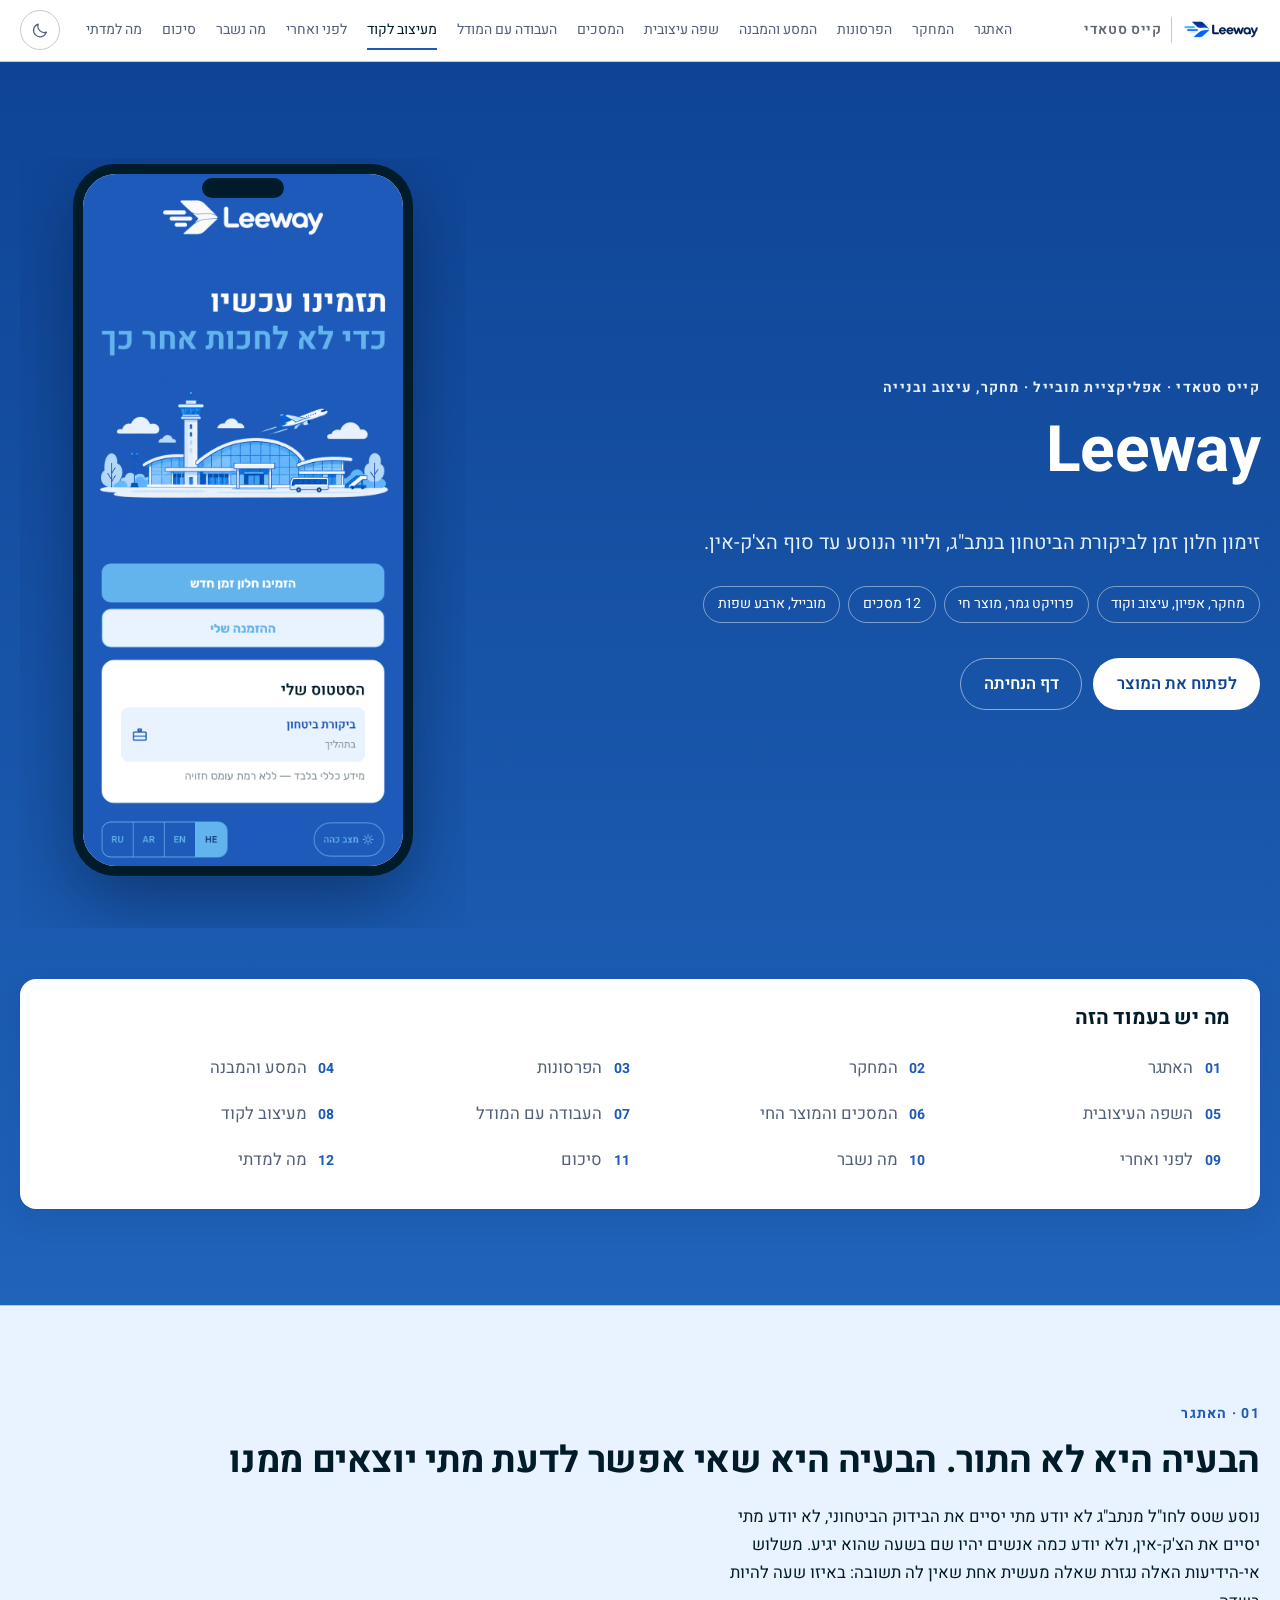
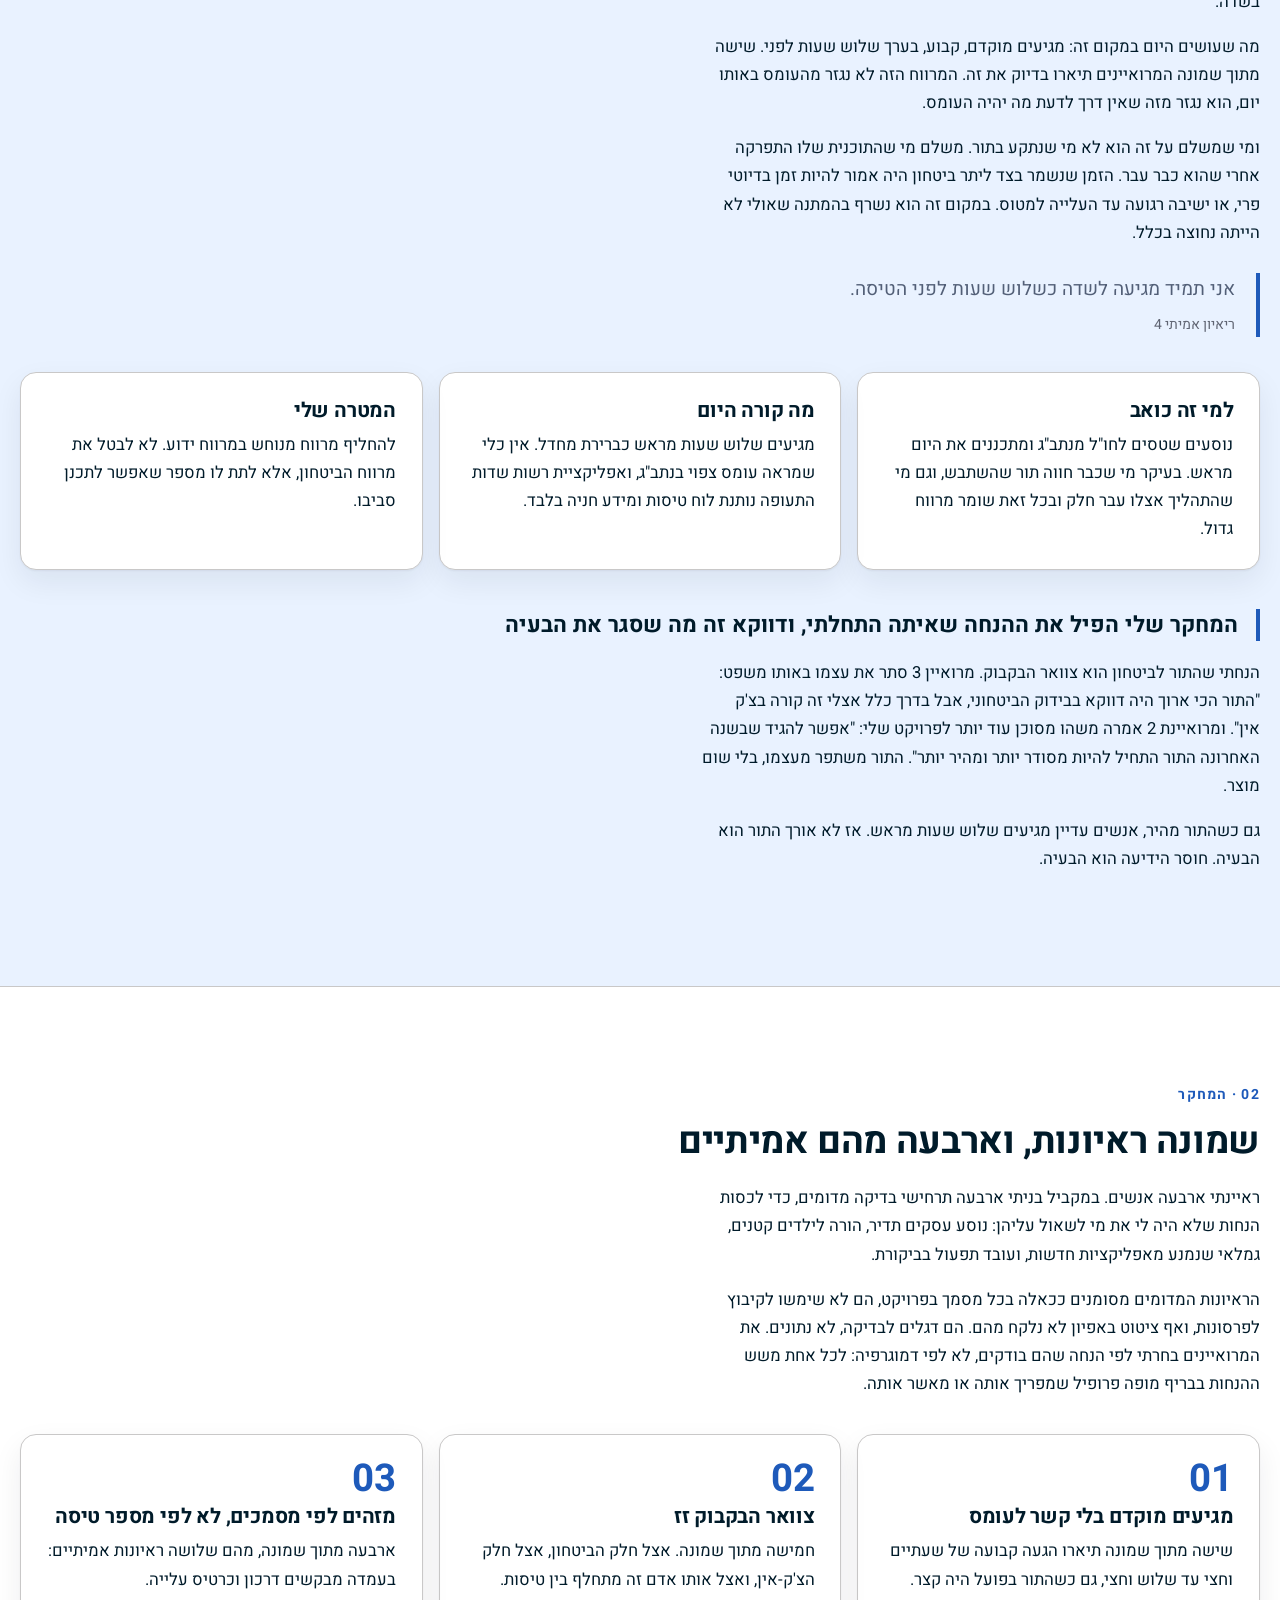
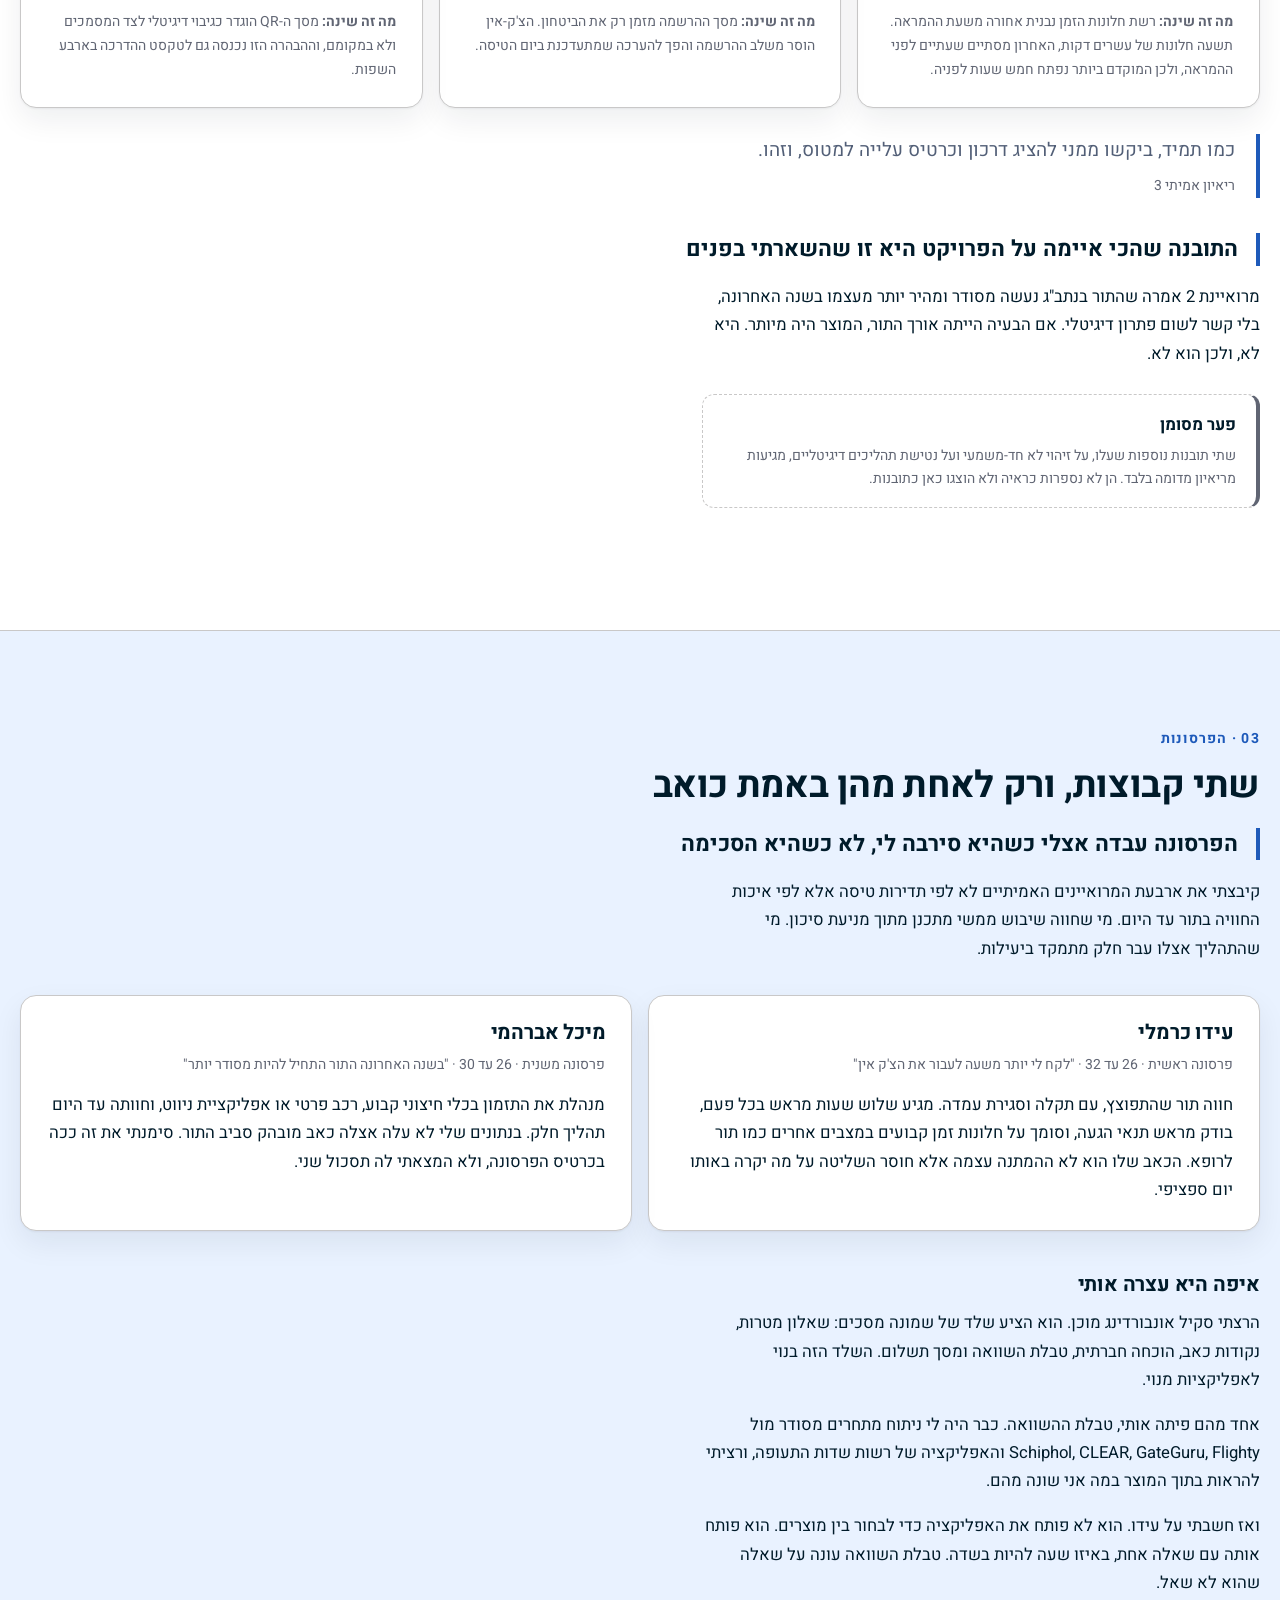
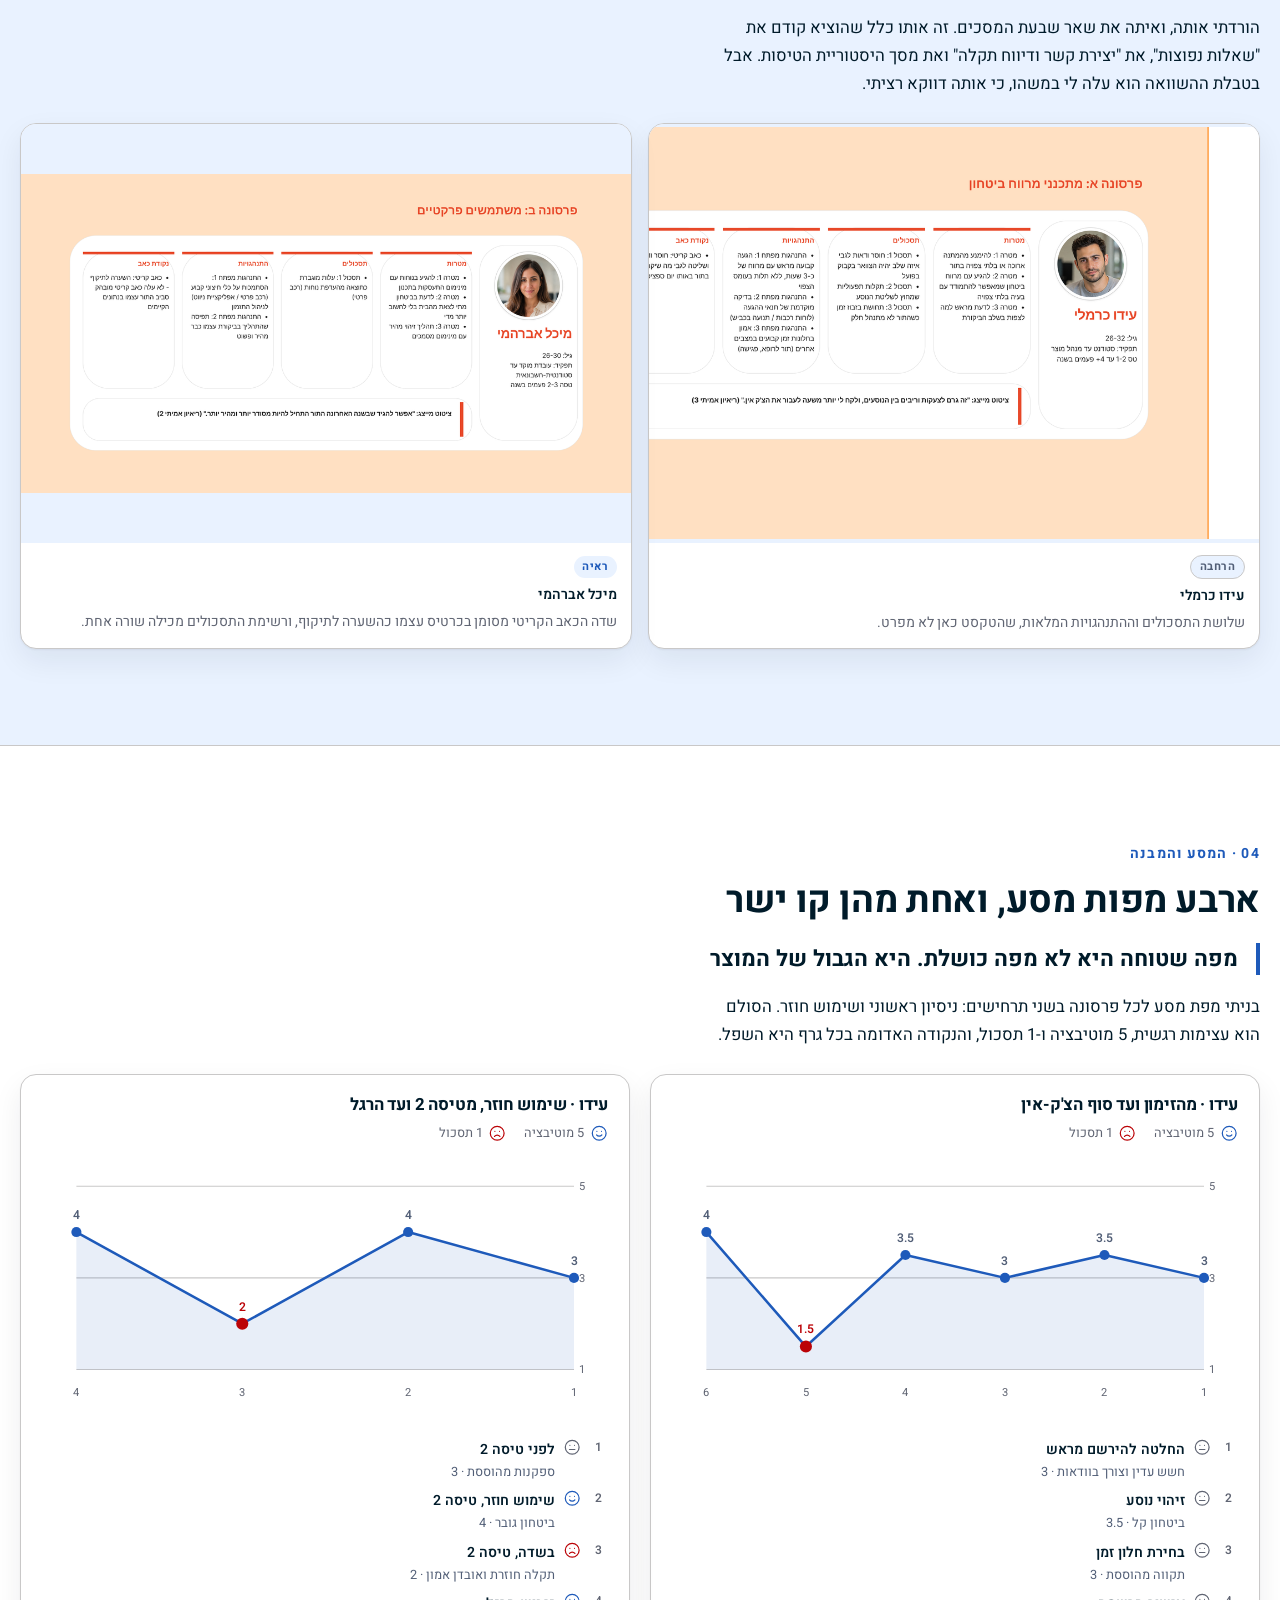
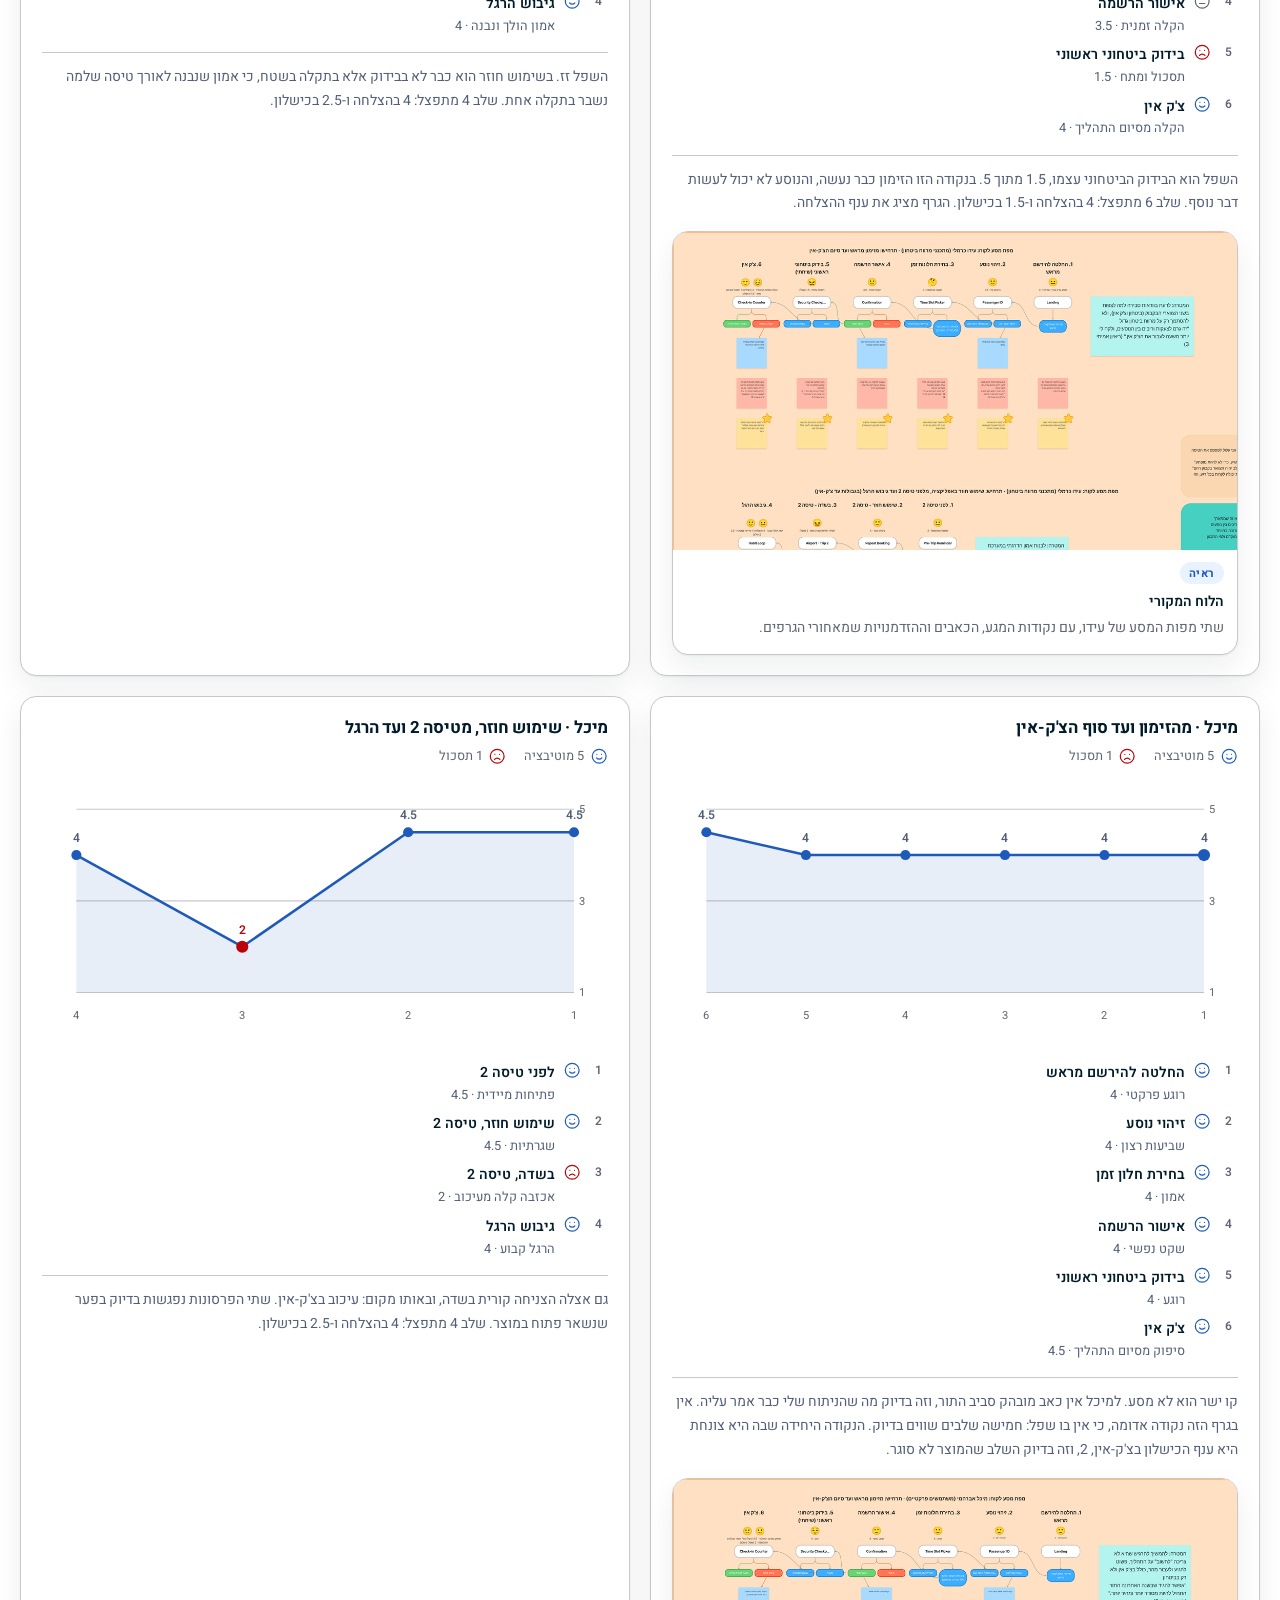
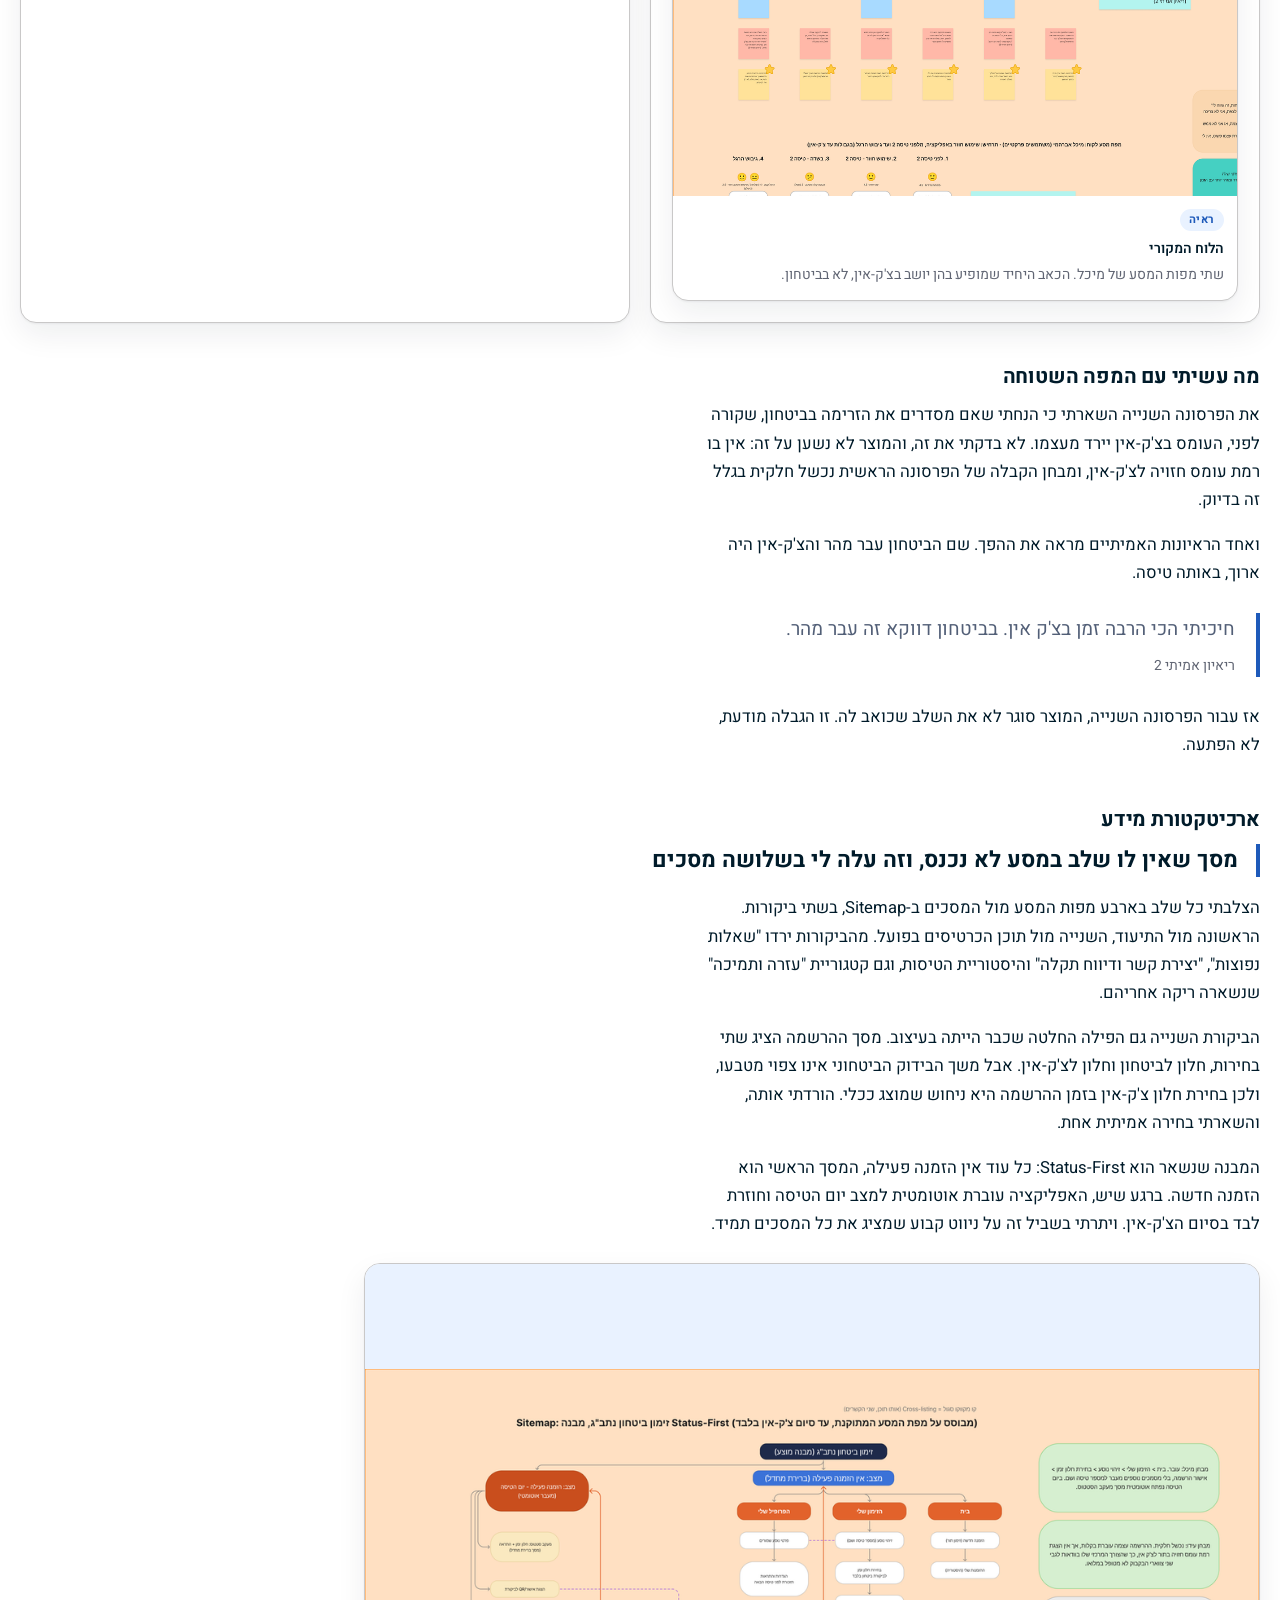
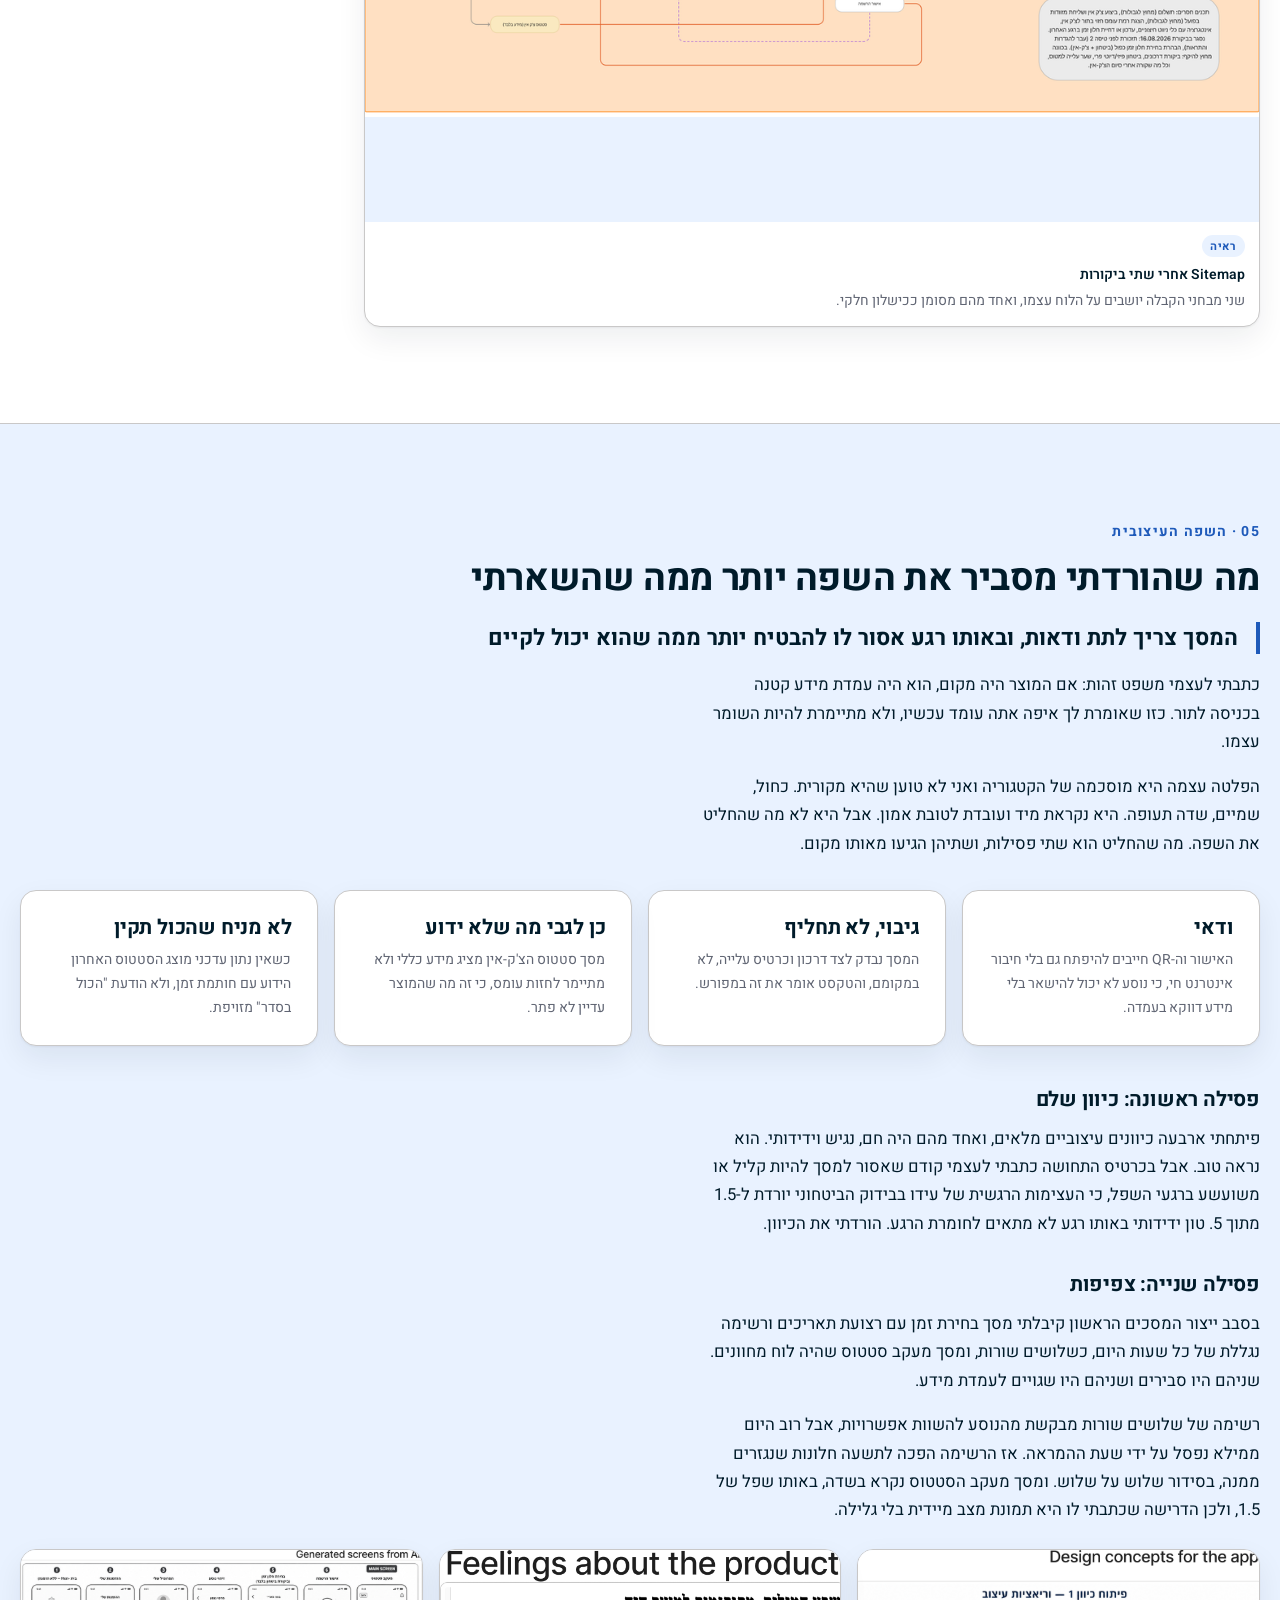
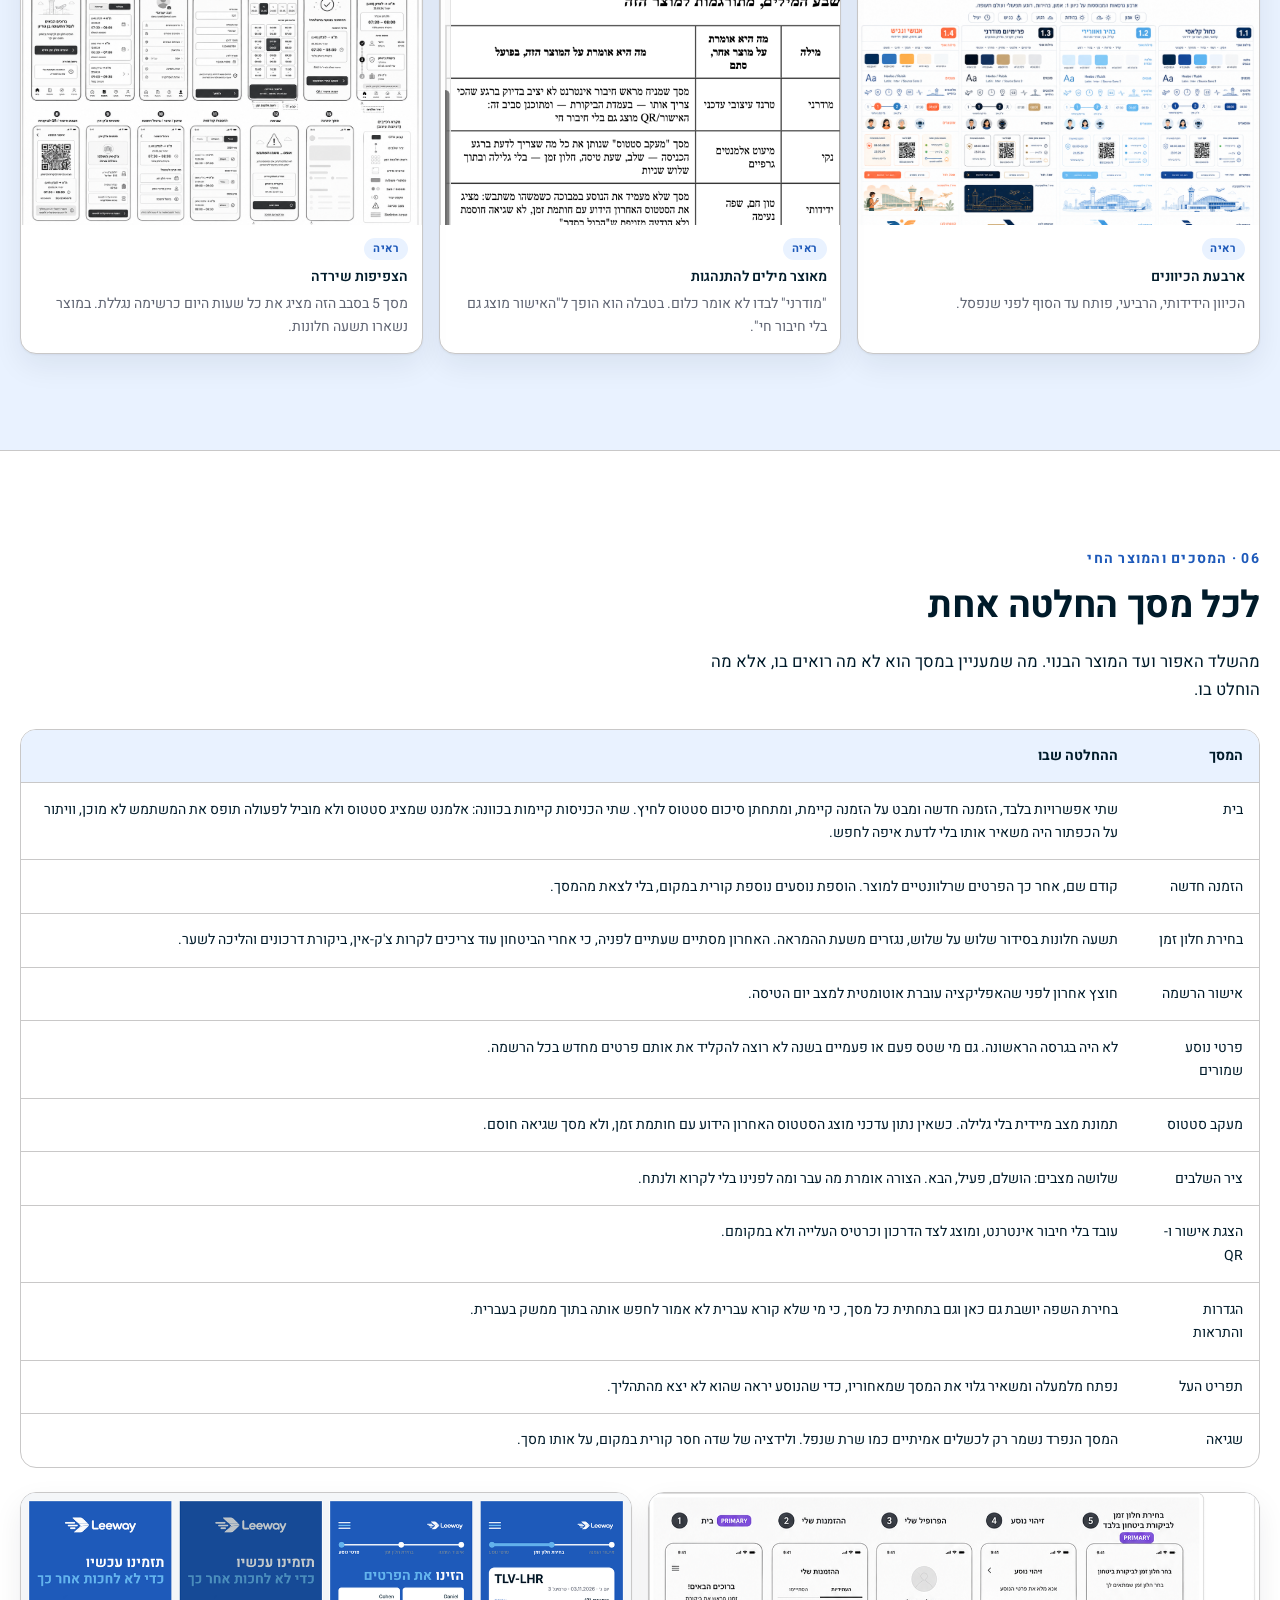
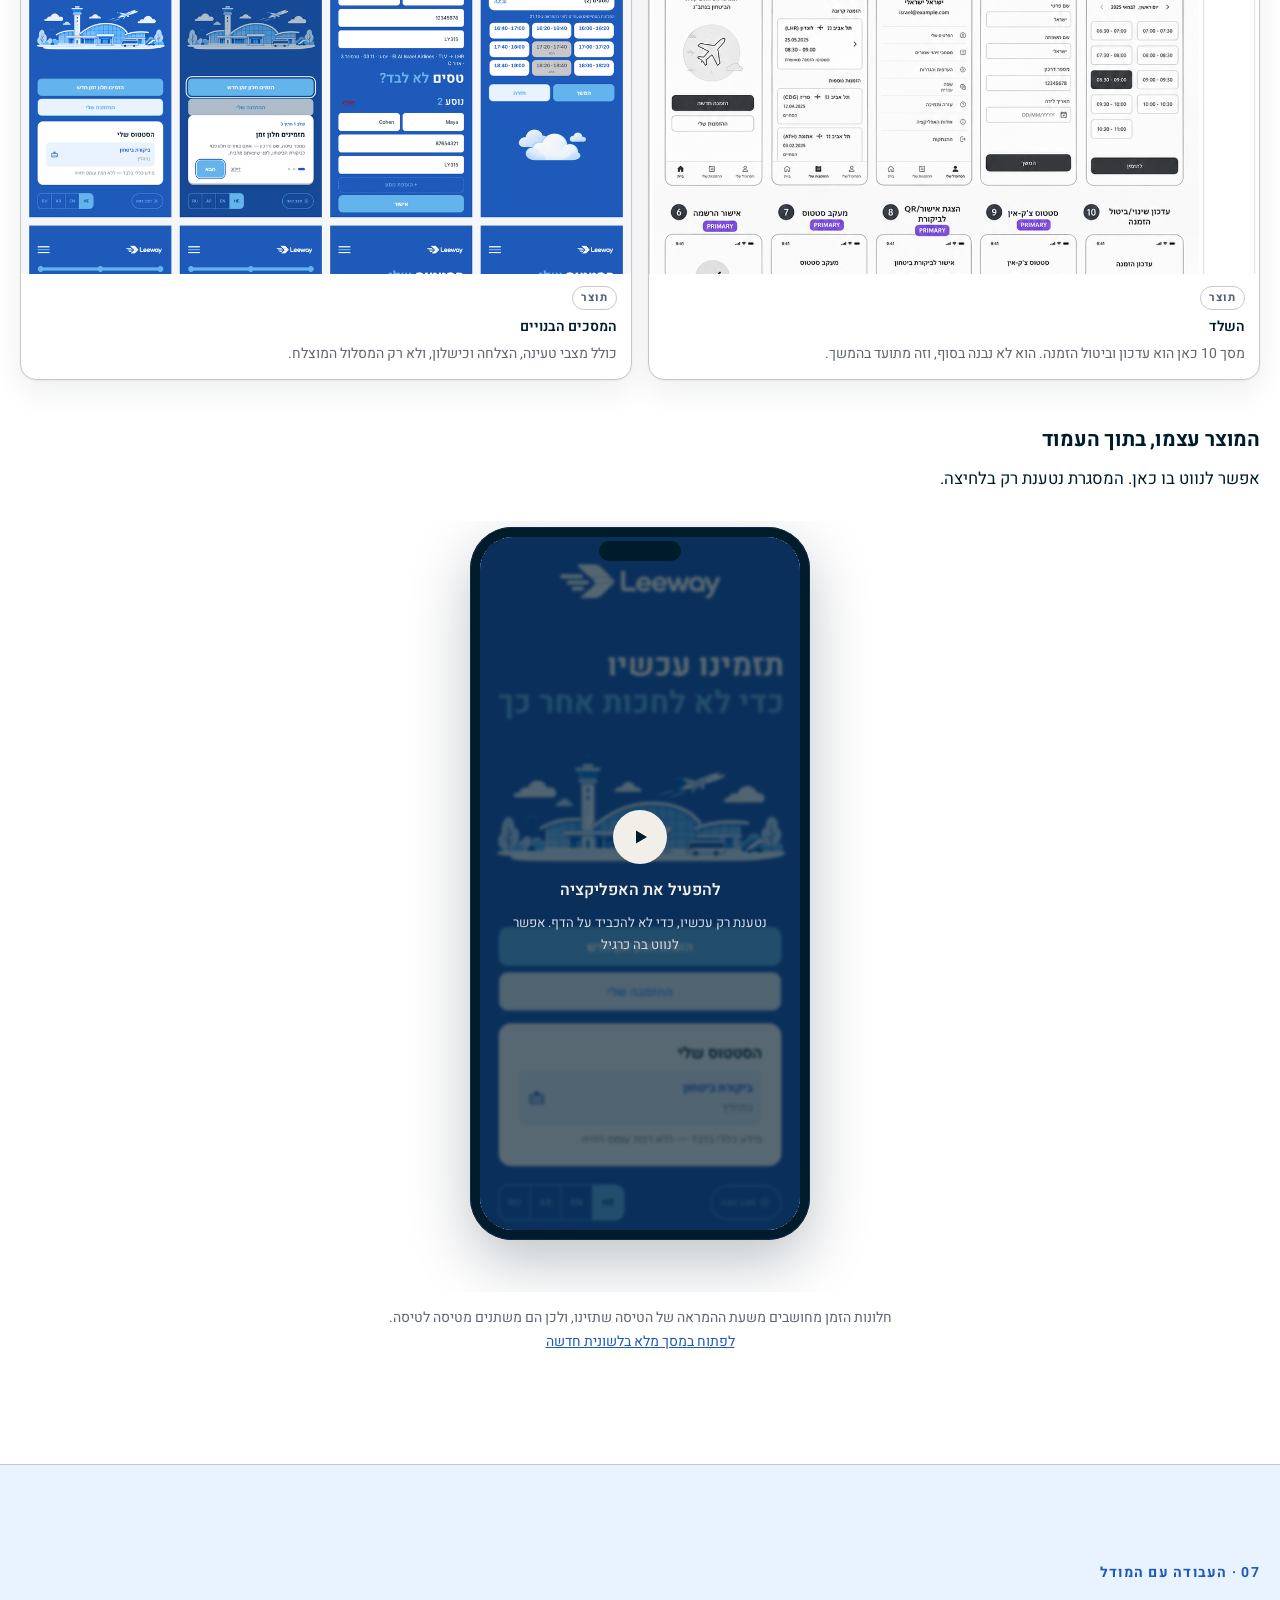
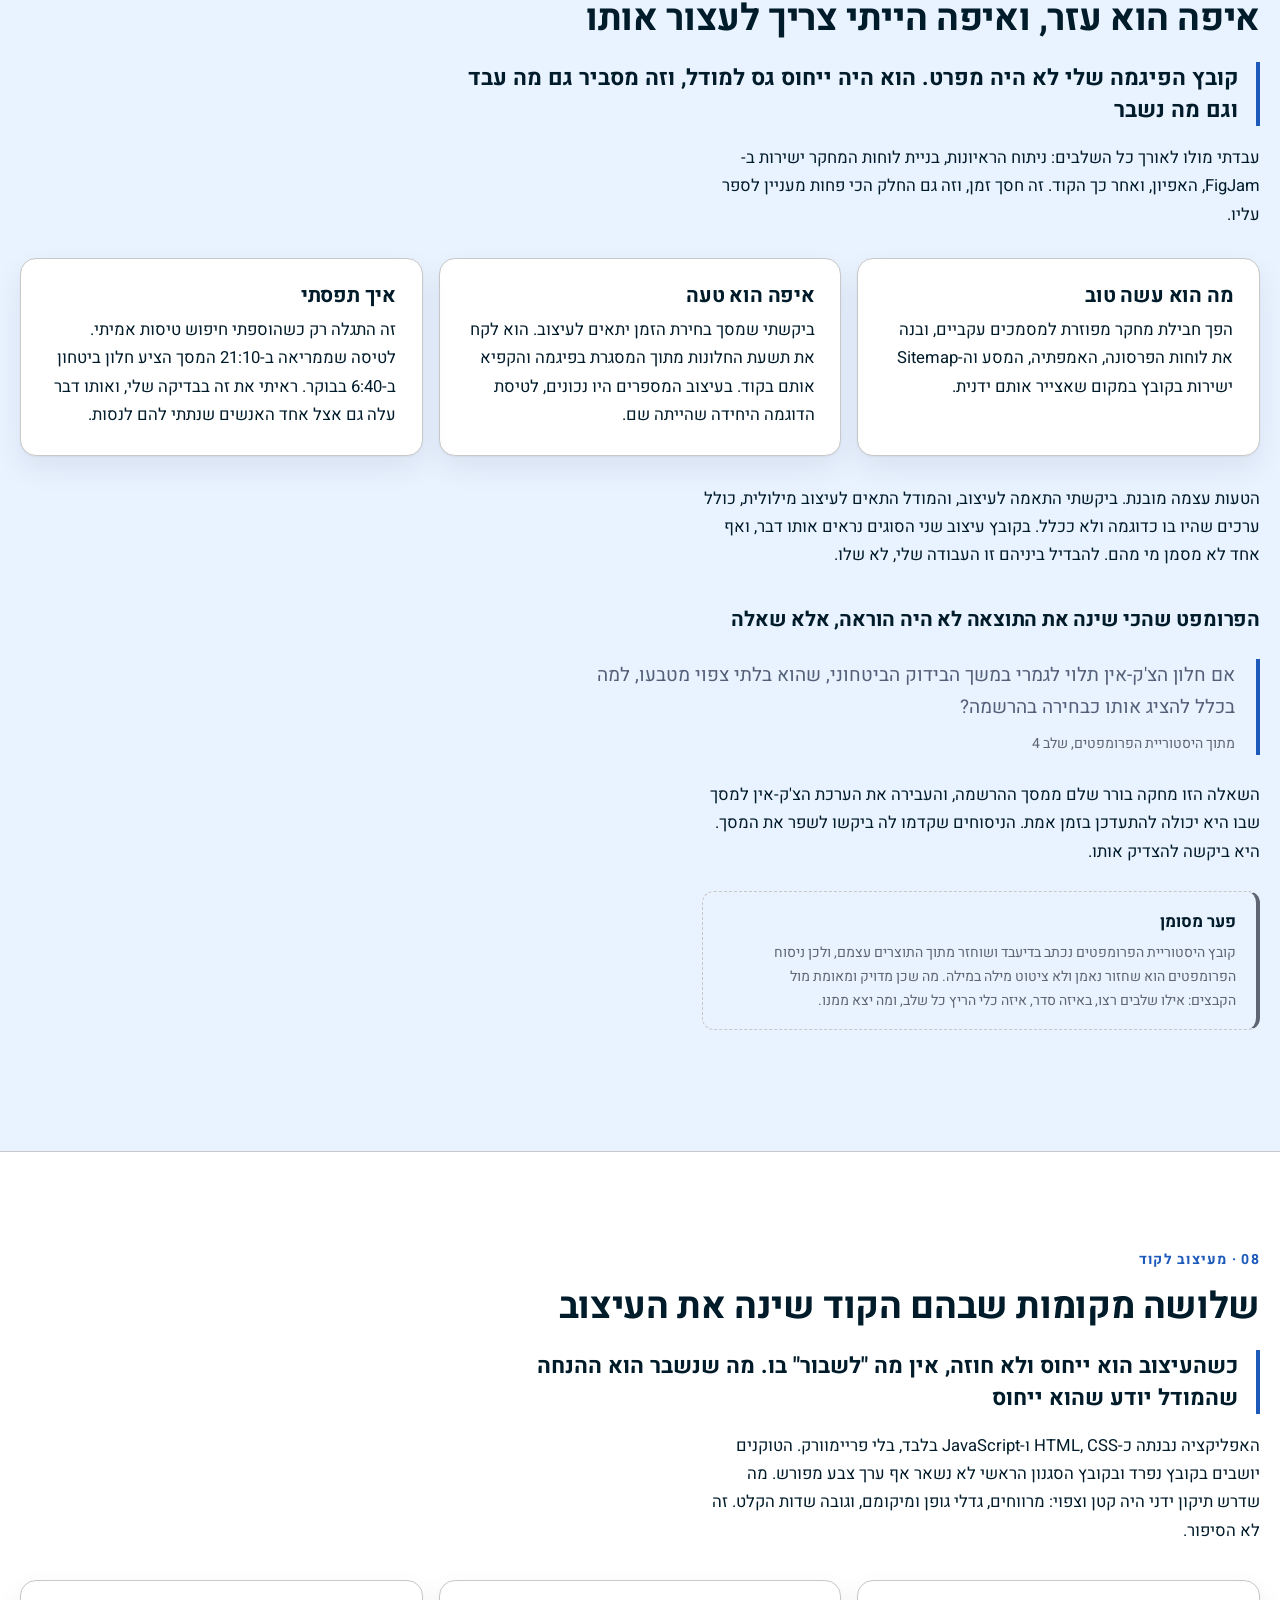
<file: case/index_v1.html>
<!doctype html>
<html lang="he" dir="rtl">
<head>
<meta charset="utf-8">
<meta name="robots" content="noindex">
<meta name="viewport" content="width=device-width, initial-scale=1">
<title>Leeway · קייס סטאדי</title>
<meta name="description" content="איך בניתי אפליקציה שנותנת לנוסע בנתב\"ג חלון זמן ידוע לביקורת הביטחון, במקום מרווח ביטחון מנוחש של שלוש שעות.">
<meta name="theme-color" content="#FFFFFF">

<link rel="preconnect" href="https://fonts.googleapis.com">
<link rel="preconnect" href="https://fonts.gstatic.com" crossorigin>
<link href="https://fonts.googleapis.com/css2?family=Heebo:wght@400;500;600;700&display=swap" rel="stylesheet">

<style>
:root{
  /* 1. צבע. הטוקנים של Leeway עצמה */
  --bg:#FFFFFF; --bg-soft:#E9F2FF; --card:#FFFFFF;
  --fg:#001B2A; --fg-soft:#525F77; --fg-faint:#606573;
  --line:#C9C8C8; --accent:#1E5ABA; --accent-fg:#FFFFFF; --accent-soft:#E9F2FF;
  --low:#BB0307;
  /* 2. טיפוגרפיה */
  --font-display:"Heebo", system-ui, sans-serif;
  --font-body:"Heebo", system-ui, sans-serif;
  --w-display:700;
  --t-hero:clamp(2.3rem,5.2vw,4rem);
  --t-h2:clamp(1.6rem,3.1vw,2.3rem);
  --t-h3:clamp(1.05rem,1.9vw,1.28rem);
  --t-body:clamp(1rem,1.3vw,1.07rem);
  --t-small:.875rem;
  /* 3. פינות */
  --r:12px; --r-lg:16px; --r-pill:999px;
  /* 4. צל */
  --shadow:0 1px 2px rgba(0,27,42,.05), 0 12px 30px rgba(0,27,42,.07);
  /* 5. קווים */
  --line-w:1px;
  /* 6. צפיפות */
  --lh:1.7; --pad-sec:clamp(3.2rem,8vw,6rem); --gap:1rem;
  --wrap:1240px; --measure:62ch;
  /* 7. תמונות */
  --img-filter:none;
}
:root[data-theme="dark"]{
    --bg:#07192F; --bg-soft:#0B284B; --card:#182A4A;
    --fg:#F2EFE9; --fg-soft:#C9CEDE; --fg-faint:#AEB6C6;
    --line:#2B3D5C; --accent:#63B3ED; --accent-fg:#001B2A; --accent-soft:#0F3673;
    --low:#EE7B75; /* red/400 של המוצר הוא #E0534F. על רקע הכרטיס הכהה הוא מגיע ל-3.76 בלבד, ולכן הובהר כאן ל-4.5 ומעלה */
    --shadow:0 1px 2px rgba(0,0,0,.4), 0 12px 30px rgba(0,0,0,.45);
}

*,*::before,*::after{box-sizing:border-box}
html{scroll-behavior:smooth; scroll-padding-top:5.5rem}
body{margin:0; background:var(--bg); color:var(--fg); font-family:var(--font-body);
  font-size:var(--t-body); line-height:var(--lh); -webkit-font-smoothing:antialiased}
img{max-width:100%; height:auto; display:block; filter:var(--img-filter)}
a{color:var(--accent)}
h1,h2,h3,h4{font-family:var(--font-display); line-height:1.25; margin:0 0 .55em; letter-spacing:-.01em}
h1,h2{font-weight:var(--w-display)}
h3{font-weight:700; font-size:var(--t-h3)}
h2{font-size:var(--t-h2)}
p{margin:0 0 1em; max-width:var(--measure)}
ul{padding-inline-start:1.2em; max-width:var(--measure)}
li{margin-bottom:.45em}

.wrap{width:min(100% - 2.5rem, var(--wrap)); margin-inline:auto}
section{padding-block:var(--pad-sec); border-top:var(--line-w) solid var(--line)}
section:first-of-type{border-top:0}
.soft{background:var(--bg-soft)}

.eyebrow{font-size:var(--t-small); font-weight:700; letter-spacing:.09em; color:var(--accent); margin:0 0 .7rem}
.lead{font-size:calc(var(--t-body)*1.2); color:var(--fg-soft)}
.tiny{font-size:var(--t-small); color:var(--fg-faint)}

.bar-track{position:fixed; inset-block-start:0; inset-inline:0; height:3px; z-index:60}
.bar{height:100%; width:0; background:var(--accent); transition:width .12s linear}

.nav{position:sticky; top:0; z-index:50; background:color-mix(in srgb, var(--bg) 92%, transparent); backdrop-filter:blur(12px); border-bottom:var(--line-w) solid var(--line)}
.nav-in{width:min(100% - 2.5rem, var(--wrap)); margin-inline:auto; display:flex; align-items:center; gap:1rem; height:3.8rem}
/* center ולא baseline: הבייסליין של תמונה הוא הקצה התחתון שלה,
   ולכן ב-baseline הלוגו נדחף כלפי מעלה ביחס לטקסט שלידו. */
.nav-name{display:inline-flex; align-items:center; gap:.6rem; margin-inline-end:auto; white-space:nowrap}
.nav-name b{font-family:var(--font-display); font-weight:700; font-size:1.4rem; letter-spacing:-.01em}
.nav-logo{height:26px; width:auto; display:block}
.nav-logo--dark{display:none}
:root[data-theme="dark"] .nav-logo--light{display:none}
:root[data-theme="dark"] .nav-logo--dark{display:block}
.theme-btn{min-height:40px; min-width:40px; display:inline-grid; place-items:center; cursor:pointer;
  border-radius:var(--r-pill); border:var(--line-w) solid var(--line); background:var(--card);
  color:var(--fg-soft); font:inherit; flex:0 0 auto; margin-inline-start:.6rem;
  transition:border-color .15s ease, color .15s ease}
.theme-btn:hover{border-color:var(--accent); color:var(--fg)}
.theme-btn .ico{width:1.15rem; height:1.15rem}
.theme-btn .i-sun{display:none}
:root[data-theme="dark"] .theme-btn .i-sun{display:block}
:root[data-theme="dark"] .theme-btn .i-moon{display:none}
.nav-name span{font-size:var(--t-small); font-weight:600; color:var(--fg-faint); letter-spacing:.05em;
  padding-inline-start:.6rem; border-inline-start:var(--line-w) solid var(--line);
  /* stretch כדי שהקו המפריד ירוץ לגובה הלוגו ולא לגובה שורת הטקסט */
  align-self:stretch; display:inline-flex; align-items:center}
@media (max-width:480px){.nav-name span{display:none}}
.nav-links{display:flex; gap:1.25rem; overflow-x:auto; scrollbar-width:none}
.nav-links::-webkit-scrollbar{display:none}
.nav-links a{color:var(--fg-soft); text-decoration:none; font-size:var(--t-small); white-space:nowrap; padding-block:.4rem; border-bottom:2px solid transparent}
.nav-links a:hover{color:var(--fg)}
.nav-links a.on{color:var(--fg); border-bottom-color:var(--accent)}
@media (max-width:1100px){.nav-links{display:none}}

.btn{display:inline-flex; align-items:center; gap:.5rem; min-height:44px; padding:.7rem 1.4rem; border-radius:var(--r-pill); text-decoration:none; font-weight:600; border:var(--line-w) solid transparent; transition:transform .15s ease}
.btn:hover{transform:translateY(-2px)}
.btn-1{background:var(--accent); color:var(--accent-fg)}
.btn-2{background:transparent; color:var(--fg); border-color:var(--line)}
.btn-row{display:flex; flex-wrap:wrap; gap:.7rem; margin-top:1.8rem}
.chips{display:flex; flex-wrap:wrap; gap:.5rem; margin:0; padding:0; list-style:none}
.chip{font-size:var(--t-small); padding:.35rem .85rem; border-radius:var(--r-pill); background:var(--card); color:var(--fg-soft); border:var(--line-w) solid var(--line)}

.grid{display:grid; gap:var(--gap)}
.g2{grid-template-columns:repeat(auto-fit,minmax(min(19rem,100%),1fr))}
.g3{grid-template-columns:repeat(auto-fit,minmax(min(15rem,100%),1fr))}
.g4{grid-template-columns:repeat(auto-fit,minmax(min(12rem,100%),1fr))}
.card{background:var(--card); border:var(--line-w) solid var(--line); border-radius:var(--r-lg); padding:1.6rem; box-shadow:var(--shadow)}
.card h3{margin-bottom:.4rem}
.card p:last-child{margin-bottom:0}
.card-num{font-family:var(--font-display); font-size:2.4rem; font-weight:var(--w-display); color:var(--accent); line-height:1; margin-bottom:.4rem}

.quote{border-inline-start:4px solid var(--accent); padding-inline-start:1.3rem; font-size:calc(var(--t-body)*1.14); margin:1.6rem 0; max-width:var(--measure); color:var(--fg-soft)}
.quote cite{display:block; font-size:var(--t-small); color:var(--fg-faint); font-style:normal; margin-top:.5rem}

.claim{font-family:var(--font-display); font-weight:700; font-size:calc(var(--t-body)*1.34); line-height:1.45;
  max-width:var(--measure); margin:0 0 1.1rem; padding-inline-start:1.1rem; border-inline-start:4px solid var(--accent)}

.gallery{display:grid; gap:1rem; margin-block-start:1.5rem;
  grid-template-columns:repeat(auto-fit,minmax(min(var(--col,20rem),100%),1fr))}
.gallery--one{grid-template-columns:minmax(0,min(56rem,100%)); justify-content:start}
.gallery button{
  display:flex; flex-direction:column; width:100%; padding:0; text-align:start; font:inherit; color:inherit;
  background:var(--card); border:var(--line-w) solid var(--line); border-radius:var(--r-lg);
  overflow:hidden; cursor:zoom-in; box-shadow:var(--shadow); position:relative;
  transition:border-color .15s ease, transform .15s ease}
.gallery button:hover,.gallery button:focus-visible{border-color:var(--accent); transform:translateY(-2px)}
.gallery button:focus-visible{outline:2px solid var(--accent); outline-offset:2px}
.shot{aspect-ratio:var(--ar,16/10); display:grid; place-items:center; overflow:hidden; background:var(--bg-soft)}
.shot img{max-width:100%; max-height:100%; width:auto; height:auto; object-fit:contain}
.zoom{position:absolute; inset-block-start:.6rem; inset-inline-end:.6rem; width:34px; height:34px;
  display:grid; place-items:center; border-radius:var(--r-pill); background:var(--card);
  border:var(--line-w) solid var(--line); color:var(--fg-soft);
  opacity:0; transform:scale(.9); transition:opacity .15s ease, transform .15s ease; pointer-events:none}
.gallery button:hover .zoom,.gallery button:focus-visible .zoom{opacity:1; transform:none}
.cap{display:block; padding:.7rem .85rem .85rem; font-size:var(--t-small); color:var(--fg-faint)}
.cap b{display:block; color:var(--fg); font-weight:600; margin-block-end:.15rem}
.role{display:inline-block; font-size:.7rem; font-weight:700; letter-spacing:.05em; padding:.1rem .55rem;
  border-radius:var(--r-pill); background:var(--accent-soft); color:var(--accent); margin-block-end:.35rem}
:root[data-theme="dark"] .role{color:#DCEBFB}
.role.ext{background:var(--bg-soft); color:var(--fg-soft); border:var(--line-w) solid var(--line)}
.role.out{background:transparent; color:var(--fg-soft); border:var(--line-w) solid var(--line)}

dialog.lightbox{border:0; padding:0; background:none; width:100%; height:100%; max-width:100vw; max-height:100vh; margin:0}
dialog.lightbox::backdrop{background:rgb(11 13 20 / .88)}
.lb-in{display:flex; flex-direction:column; height:100%; padding:1rem; gap:.75rem}
.lb-in img{flex:1 1 auto; min-height:0; width:100%; object-fit:contain; border-radius:var(--r); background:#0f1219}
.lb-bar{display:flex; align-items:center; justify-content:space-between; gap:1rem; color:#ECE7DD}
.lb-bar p{margin:0; color:#B9B1A2; font-size:var(--t-small); max-width:none}
.lb-close{min-height:44px; min-width:44px; border-radius:var(--r-pill); cursor:pointer;
  border:1px solid rgb(236 231 221 / .35); background:none; color:#ECE7DD; font:inherit; font-size:1.1rem}

.toc{border:var(--line-w) solid var(--line); border-radius:var(--r-lg); padding:1.6rem 1.8rem; background:var(--card); box-shadow:var(--shadow)}
.toc h3{margin-bottom:.9rem}
.toc ol{list-style:none; margin:0; padding:0; display:grid; gap:.1rem; grid-template-columns:repeat(auto-fit,minmax(min(15rem,100%),1fr)); max-width:none}
.toc li{margin:0}
.toc a{display:flex; gap:.7rem; align-items:baseline; text-decoration:none; color:var(--fg-soft); padding:.5rem .6rem; border-radius:var(--r); min-height:44px}
.toc a:hover{background:var(--bg-soft); color:var(--fg)}
.toc a b{font-family:var(--font-display); color:var(--accent); font-size:var(--t-small); font-variant-numeric:tabular-nums}

.gap{border:var(--line-w) dashed var(--line); border-inline-start:4px solid var(--fg-faint);
  border-radius:var(--r); padding:1rem 1.25rem; margin:1.6rem 0; max-width:var(--measure)}
.gap b{display:block; font-family:var(--font-display); margin-bottom:.3rem}
.gap p{margin:0; font-size:var(--t-small); color:var(--fg-faint)}

.scroll-x{overflow-x:auto; -webkit-overflow-scrolling:touch; margin:1.5rem 0;
  border:var(--line-w) solid var(--line); border-radius:var(--r-lg); background:var(--card)}
table{border-collapse:collapse; width:100%; min-width:620px; font-size:var(--t-small)}
th,td{text-align:start; padding:.9rem 1rem; border-bottom:var(--line-w) solid var(--line); vertical-align:top}
tr:last-child td{border-bottom:0}
th{font-weight:700; background:var(--bg-soft); white-space:nowrap}
.pill{font-size:.75rem; padding:.2rem .7rem; border-radius:var(--r-pill); white-space:nowrap; display:inline-block}
.pill.done{background:var(--accent-soft); color:var(--accent)}
:root[data-theme="dark"] .pill.done{color:#DCEBFB}
.pill.next{background:var(--bg-soft); color:var(--fg-soft); border:var(--line-w) solid var(--line)}

.jmaps{display:grid; gap:1.25rem; margin-block-start:1.5rem;
  grid-template-columns:repeat(auto-fit,minmax(min(26rem,100%),1fr))}
.jmap{border:var(--line-w) solid var(--line); border-radius:var(--r-lg); background:var(--card);
  padding:1.2rem 1.3rem 1.3rem; box-shadow:var(--shadow)}
.jmap h4{margin:0 0 .5rem; font-size:1.05rem}
.jscale{display:flex; gap:1.1rem; margin:0 0 .7rem; max-width:none; font-size:.8rem; color:var(--fg-faint)}
.jscale span{display:inline-flex; align-items:center; gap:.35rem}
.jchart{display:block; width:100%; height:auto; overflow:visible; min-height:170px}
.jg{stroke:var(--line); stroke-width:1}
.ja{fill:var(--accent); opacity:.10}
.jl{fill:none; stroke:var(--accent); stroke-width:2.5; stroke-linejoin:round; stroke-linecap:round}
.jd{fill:var(--accent)}
.jd--low{fill:var(--low)}
.jt,.jn{fill:var(--fg-faint); font-size:11px; font-family:var(--font-body); text-anchor:middle}
.jv{fill:var(--fg-soft); font-size:12px; font-weight:600; font-family:var(--font-body); text-anchor:middle}
.jv--low{fill:var(--low)}
.jlegend{list-style:none; margin:.9rem 0 0; padding:0; display:grid; gap:.35rem; max-width:none}
.jlegend li{display:grid; grid-template-columns:1.2rem 1.15rem 1fr; gap:.5rem; align-items:start; margin:0}
.jn-num{font-size:.75rem; font-weight:600; color:var(--fg-faint); text-align:center; line-height:1.5}
.jn-body b{font-size:.88rem; color:var(--fg); font-weight:600; display:block}
.jn-body span{display:block; font-size:.8rem; color:var(--fg-soft)}
.jnote{margin:.9rem 0 0; padding-block-start:.75rem; border-block-start:var(--line-w) solid var(--line);
  font-size:var(--t-small); color:var(--fg-soft); max-width:none}
.ico{width:1.15rem; height:1.15rem; flex:0 0 auto; stroke:currentColor; fill:none; stroke-width:1.6;
  stroke-linecap:round; stroke-linejoin:round}
.ico--hi{color:var(--accent)}
.ico--mid{color:var(--fg-faint)}
.ico--lo{color:var(--low)}

.phone-stage{width:100%; overflow:hidden; display:flex; justify-content:center; padding:6px 1rem 3.25rem}
.phone{--pw:340px; width:var(--pw); position:relative; flex-shrink:0;
  border-radius:42px; padding:10px; background:#001B2A;
  box-shadow:0 22px 60px rgb(0 27 42 / .26), 0 0 0 1px #182A4A inset;
  transform:scale(var(--s,1)); transform-origin:top center; margin-block-end:var(--gap-fix,0px)}
.phone__screen{position:relative; width:100%; aspect-ratio:390/844; border-radius:33px; overflow:hidden; background:#FFFFFF}
.phone__screen>iframe,.phone__poster{position:absolute; inset:0; width:100%; height:100%; border:0}
.phone__poster{display:block; object-fit:cover}
.phone__notch{position:absolute; inset-block-start:14px; inset-inline-start:calc(50% - 41px);
  width:82px; height:20px; border-radius:var(--r-pill); background:#001B2A; z-index:3}
.phone__start{position:absolute; inset:0; z-index:2; display:flex; flex-direction:column;
  align-items:center; justify-content:center; gap:.5rem; padding:2rem 1.4rem; cursor:pointer;
  border:0; font:inherit; color:#F2EFE9; text-align:center; background:rgb(0 27 42 / .66); backdrop-filter:blur(1.5px)}
.phone__start b{font-size:1rem; font-weight:600}
.phone__start span{font-size:.82rem; color:#D6DCE6; max-width:17rem}
.phone__start .play{display:grid; place-items:center; width:54px; height:54px; border-radius:var(--r-pill);
  background:#F2EFE9; color:#001B2A; margin-block-end:.3rem}
.demo__note{text-align:center; color:var(--fg-faint); font-size:var(--t-small); margin-block-start:.9rem; max-width:none}

.hero{display:grid; gap:clamp(1.5rem,4vw,3.5rem); align-items:center;
  grid-template-columns:minmax(0,1.25fr) minmax(0,.75fr)}
@media (max-width:900px){ .hero{grid-template-columns:1fr} }

footer{padding-block:var(--pad-sec) 3rem; border-top:var(--line-w) solid var(--line); text-align:center}
footer p{margin-inline:auto}
footer .btn-row{justify-content:center}

/* ══ הפתיחה והסיום לובשים את הגרדיאנט של דף הנחיתה ══
   דף הנחיתה יורד מהשמיים אל הקרקע. הקייס לוקח את אותה שפה:
   הפתיחה היא הקצה העליון, הפוטר הוא התחתון.
   משתמשים רק בחצי הכהה של הגרדיאנט, כי כאן הטקסט יושב ישירות
   על הצבע ולא בתוך כרטיס לבן כמו בדף הנחיתה. על הקצה הבהיר
   שלו (#2a77d2) טקסט משני יורד ל-3.4 ונופל ב-AA. */
#top, footer{color:#FFFFFF; border:0}
#top{background:linear-gradient(180deg,#0F4495 0%,#1F63BA 100%)}
footer{background:linear-gradient(180deg,#1F63BA 0%,#0F4495 100%)}
:root[data-theme="dark"] #top{background:linear-gradient(180deg,#061527 0%,#0B284B 100%)}
:root[data-theme="dark"] footer{background:linear-gradient(180deg,#0B284B 0%,#061527 100%)}
#top h1, #top h2, footer h2{color:#FFFFFF}
#top .eyebrow{color:#E4EEFC}
#top .lead, footer .lead{color:#E4EEFC}
#top .tiny, footer .tiny{color:#E4EEFC}
/* רקע לבן שקוף מבהיר את הגרדיאנט מתחתיו ומוריד את הניגודיות של הטקסט
   הלבן אל מתחת ל-4.5. השבבים נשארים בקו מתאר בלבד. */
#top .chip{background:transparent; color:#FFFFFF; border-color:rgb(255 255 255 / .45)}
#top .btn-1, footer .btn-1{background:#FFFFFF; color:#0F4495}
#top .btn-2, footer .btn-2{color:#FFFFFF; border-color:rgb(255 255 255 / .5)}
footer a{color:#FFFFFF}
#top .toc{background:var(--card); color:var(--fg); border-color:transparent}
#top .toc h3{color:var(--fg)}
#top .toc a{color:var(--fg-soft)}
#top .toc a b{color:var(--accent)}
#top .phone{box-shadow:0 26px 70px rgb(0 20 50 / .45)}

.reveal{opacity:0; transform:translateY(16px); transition:opacity .6s ease, transform .6s ease}
.reveal.in{opacity:1; transform:none}
@media (prefers-reduced-motion:reduce){
  html{scroll-behavior:auto}
  .reveal{opacity:1; transform:none; transition:none}
  .btn:hover,.gallery button:hover{transform:none}
  *,*::before,*::after{transition-duration:.001ms !important; animation-duration:.001ms !important}
}
</style>
</head>
<body>

<svg width="0" height="0" style="position:absolute" aria-hidden="true">
  <symbol id="f-hi" viewBox="0 0 24 24"><circle cx="12" cy="12" r="9"/><path d="M8.5 14.2c.9 1.1 2.1 1.7 3.5 1.7s2.6-.6 3.5-1.7"/><path d="M9 9.5h.01M15 9.5h.01"/></symbol>
  <symbol id="f-mid" viewBox="0 0 24 24"><circle cx="12" cy="12" r="9"/><path d="M8.5 15h7"/><path d="M9 9.5h.01M15 9.5h.01"/></symbol>
  <symbol id="f-lo" viewBox="0 0 24 24"><circle cx="12" cy="12" r="9"/><path d="M8.5 16.2c.9-1.1 2.1-1.7 3.5-1.7s2.6.6 3.5 1.7"/><path d="M9 9.5h.01M15 9.5h.01"/></symbol>
  <symbol id="i-zoom" viewBox="0 0 24 24"><circle cx="11" cy="11" r="6.5"/><path d="M15.8 15.8 21 21"/><path d="M8.5 11h5M11 8.5v5"/></symbol>
  <symbol id="i-moon" viewBox="0 0 24 24"><path d="M20 14.5A8.2 8.2 0 0 1 9.5 4a8.5 8.5 0 1 0 10.5 10.5z"/></symbol>
  <symbol id="i-sun" viewBox="0 0 24 24"><circle cx="12" cy="12" r="4.2"/><path d="M12 2.6v2.2M12 19.2v2.2M2.6 12h2.2M19.2 12h2.2M5.4 5.4l1.6 1.6M17 17l1.6 1.6M18.6 5.4L17 7M7 17l-1.6 1.6"/></symbol>
  <symbol id="i-play" viewBox="0 0 24 24"><path d="M8 5.5v13l11-6.5z" fill="currentColor" stroke="none"/></symbol>
</svg>

<div class="bar-track"><div class="bar" id="bar"></div></div>

<nav class="nav">
  <div class="nav-in">
    <span class="nav-name">
      <img class="nav-logo nav-logo--light" src="assets/logo-leeway-blue.webp" alt="Leeway" width="240" height="80">
      <img class="nav-logo nav-logo--dark" src="assets/logo-leeway-white.webp" alt="Leeway" width="240" height="80">
      <span>קייס סטאדי</span>
    </span>
    <div class="nav-links">
      <a href="#challenge">האתגר</a>
      <a href="#research">המחקר</a>
      <a href="#persona">הפרסונות</a>
      <a href="#journey">המסע והמבנה</a>
      <a href="#language">שפה עיצובית</a>
      <a href="#screens">המסכים</a>
      <a href="#ai">העבודה עם המודל</a>
      <a href="#build">מעיצוב לקוד</a>
      <a href="#beforeafter">לפני ואחרי</a>
      <a href="#mistakes">מה נשבר</a>
      <a href="#impact">סיכום</a>
      <a href="#learned">מה למדתי</a>
    </div>
    <button type="button" class="theme-btn" id="theme-btn" aria-label="החלפת מצב תצוגה" title="מצב תצוגה">
      <svg class="ico i-moon" aria-hidden="true"><use href="#i-moon"/></svg>
      <svg class="ico i-sun" aria-hidden="true"><use href="#i-sun"/></svg>
    </button>
  </div>
</nav>

<section id="top">
  <div class="wrap">
    <div class="hero">
      <div>
        <p class="eyebrow">קייס סטאדי · אפליקציית מובייל · מחקר, עיצוב ובנייה</p>
        <h1 style="font-size:var(--t-hero)">Leeway</h1>
        <p class="lead">זימון חלון זמן לביקורת הביטחון בנתב"ג, וליווי הנוסע עד סוף הצ'ק-אין.</p>

        <ul class="chips" style="margin-top:1.6rem">
          <li class="chip">מחקר, אפיון, עיצוב וקוד</li>
          <li class="chip">פרויקט גמר, מוצר חי</li>
          <li class="chip">12 מסכים</li>
          <li class="chip">מובייל, ארבע שפות</li>
        </ul>

        <div class="btn-row">
          <a class="btn btn-1" href="../">לפתוח את המוצר</a>
          <a class="btn btn-2" href="../landing/">דף הנחיתה</a>
        </div>
      </div>

      <div class="phone-stage">
        <div class="phone">
          <span class="phone__notch"></span>
          <div class="phone__screen">
            <img class="phone__poster" src="assets/app-poster.png" alt="מסך הבית של Leeway: כפתור הזמנה חדשה, וסיכום סטטוס מתחתיו">
          </div>
        </div>
      </div>
    </div>

    <div style="margin-top:3.2rem">
      <nav class="toc" aria-label="פרקי הקייס סטאדי">
        <h3>מה יש בעמוד הזה</h3>
        <ol>
          <li><a href="#challenge"><b>01</b> האתגר</a></li>
          <li><a href="#research"><b>02</b> המחקר</a></li>
          <li><a href="#persona"><b>03</b> הפרסונות</a></li>
          <li><a href="#journey"><b>04</b> המסע והמבנה</a></li>
          <li><a href="#language"><b>05</b> השפה העיצובית</a></li>
          <li><a href="#screens"><b>06</b> המסכים והמוצר החי</a></li>
          <li><a href="#ai"><b>07</b> העבודה עם המודל</a></li>
          <li><a href="#build"><b>08</b> מעיצוב לקוד</a></li>
          <li><a href="#beforeafter"><b>09</b> לפני ואחרי</a></li>
          <li><a href="#mistakes"><b>10</b> מה נשבר</a></li>
          <li><a href="#impact"><b>11</b> סיכום</a></li>
          <li><a href="#learned"><b>12</b> מה למדתי</a></li>
        </ol>
      </nav>
    </div>
  </div>
</section>

<section id="challenge" class="soft">
  <div class="wrap">
    <p class="eyebrow">01 · האתגר</p>
    <h2>הבעיה היא לא התור. הבעיה היא שאי אפשר לדעת מתי יוצאים ממנו</h2>

    <p>נוסע שטס לחו"ל מנתב"ג לא יודע מתי יסיים את הבידוק הביטחוני, לא יודע מתי יסיים את הצ'ק-אין, ולא יודע כמה אנשים יהיו שם בשעה שהוא יגיע. משלוש אי-הידיעות האלה נגזרת שאלה מעשית אחת שאין לה תשובה: באיזו שעה להיות בשדה.</p>

    <p>מה שעושים היום במקום זה: מגיעים מוקדם, קבוע, בערך שלוש שעות לפני. שישה מתוך שמונה המרואיינים תיארו בדיוק את זה. המרווח הזה לא נגזר מהעומס באותו יום, הוא נגזר מזה שאין דרך לדעת מה יהיה העומס.</p>

    <p>ומי שמשלם על זה הוא לא מי שנתקע בתור. משלם מי שהתוכנית שלו התפרקה אחרי שהוא כבר עבר. הזמן שנשמר בצד ליתר ביטחון היה אמור להיות זמן בדיוטי פרי, או ישיבה רגועה עד העלייה למטוס. במקום זה הוא נשרף בהמתנה שאולי לא הייתה נחוצה בכלל.</p>

    <blockquote class="quote">אני תמיד מגיעה לשדה כשלוש שעות לפני הטיסה.<cite>ריאיון אמיתי 4</cite></blockquote>

    <div class="grid g3" style="margin-top:2.2rem">
      <div class="card"><h3>למי זה כואב</h3><p>נוסעים שטסים לחו"ל מנתב"ג ומתכננים את היום מראש. בעיקר מי שכבר חווה תור שהשתבש, וגם מי שהתהליך אצלו עבר חלק ובכל זאת שומר מרווח גדול.</p></div>
      <div class="card"><h3>מה קורה היום</h3><p>מגיעים שלוש שעות מראש כברירת מחדל. אין כלי שמראה עומס צפוי בנתב"ג, ואפליקציית רשות שדות התעופה נותנת לוח טיסות ומידע חניה בלבד.</p></div>
      <div class="card"><h3>המטרה שלי</h3><p>להחליף מרווח מנוחש במרווח ידוע. לא לבטל את מרווח הביטחון, אלא לתת לו מספר שאפשר לתכנן סביבו.</p></div>
    </div>

    <p class="claim" style="margin-top:2.4rem">המחקר שלי הפיל את ההנחה שאיתה התחלתי, ודווקא זה מה שסגר את הבעיה</p>
    <p>הנחתי שהתור לביטחון הוא צוואר הבקבוק. מרואיין 3 סתר את עצמו באותו משפט: "התור הכי ארוך היה דווקא בבידוק הביטחוני, אבל בדרך כלל אצלי זה קורה בצ'ק אין". ומרואיינת 2 אמרה משהו מסוכן עוד יותר לפרויקט שלי: "אפשר להגיד שבשנה האחרונה התור התחיל להיות מסודר יותר ומהיר יותר". התור משתפר מעצמו, בלי שום מוצר.</p>
    <p>גם כשהתור מהיר, אנשים עדיין מגיעים שלוש שעות מראש. אז לא אורך התור הוא הבעיה. חוסר הידיעה הוא הבעיה.</p>
  </div>
</section>

<section id="research">
  <div class="wrap">
    <p class="eyebrow">02 · המחקר</p>
    <h2>שמונה ראיונות, וארבעה מהם אמיתיים</h2>

    <p>ראיינתי ארבעה אנשים. במקביל בניתי ארבעה תרחישי בדיקה מדומים, כדי לכסות הנחות שלא היה לי את מי לשאול עליהן: נוסע עסקים תדיר, הורה לילדים קטנים, גמלאי שנמנע מאפליקציות חדשות, ועובד תפעול בביקורת.</p>

    <p>הראיונות המדומים מסומנים ככאלה בכל מסמך בפרויקט, הם לא שימשו לקיבוץ לפרסונות, ואף ציטוט באפיון לא נלקח מהם. הם דגלים לבדיקה, לא נתונים. את המרואיינים בחרתי לפי הנחה שהם בודקים, לא לפי דמוגרפיה: לכל אחת משש ההנחות בבריף מופה פרופיל שמפריך אותה או מאשר אותה.</p>

    <div class="grid g3" style="margin-top:2.2rem">
      <div class="card">
        <div class="card-num">01</div>
        <h3>מגיעים מוקדם בלי קשר לעומס</h3>
        <p>שישה מתוך שמונה תיארו הגעה קבועה של שעתיים וחצי עד שלוש וחצי, גם כשהתור בפועל היה קצר.</p>
        <p class="tiny"><b>מה זה שינה:</b> רשת חלונות הזמן נבנית אחורה משעת ההמראה. תשעה חלונות של עשרים דקות, האחרון מסתיים שעתיים לפני ההמראה, ולכן המוקדם ביותר נפתח חמש שעות לפניה.</p>
      </div>
      <div class="card">
        <div class="card-num">02</div>
        <h3>צוואר הבקבוק זז</h3>
        <p>חמישה מתוך שמונה. אצל חלק הביטחון, אצל חלק הצ'ק-אין, ואצל אותו אדם זה מתחלף בין טיסות.</p>
        <p class="tiny"><b>מה זה שינה:</b> מסך ההרשמה מזמן רק את הביטחון. הצ'ק-אין הוסר משלב ההרשמה והפך להערכה שמתעדכנת ביום הטיסה.</p>
      </div>
      <div class="card">
        <div class="card-num">03</div>
        <h3>מזהים לפי מסמכים, לא לפי מספר טיסה</h3>
        <p>ארבעה מתוך שמונה, מהם שלושה ראיונות אמיתיים: בעמדה מבקשים דרכון וכרטיס עלייה.</p>
        <p class="tiny"><b>מה זה שינה:</b> מסך ה-QR הוגדר כגיבוי דיגיטלי לצד המסמכים ולא במקומם, וההבהרה הזו נכנסה גם לטקסט ההדרכה בארבע השפות.</p>
      </div>
    </div>

    <blockquote class="quote">כמו תמיד, ביקשו ממני להציג דרכון וכרטיס עלייה למטוס, וזהו.<cite>ריאיון אמיתי 3</cite></blockquote>

    <p class="claim" style="margin-top:2.2rem">התובנה שהכי איימה על הפרויקט היא זו שהשארתי בפנים</p>
    <p>מרואיינת 2 אמרה שהתור בנתב"ג נעשה מסודר ומהיר יותר מעצמו בשנה האחרונה, בלי קשר לשום פתרון דיגיטלי. אם הבעיה הייתה אורך התור, המוצר היה מיותר. היא לא, ולכן הוא לא.</p>

    <div class="gap">
      <b>פער מסומן</b>
      <p>שתי תובנות נוספות שעלו, על זיהוי לא חד-משמעי ועל נטישת תהליכים דיגיטליים, מגיעות מריאיון מדומה בלבד. הן לא נספרות כראיה ולא הוצגו כאן כתובנות.</p>
    </div>
  </div>
</section>

<section id="persona" class="soft">
  <div class="wrap">
    <p class="eyebrow">03 · הפרסונות</p>
    <h2>שתי קבוצות, ורק לאחת מהן באמת כואב</h2>
    <p class="claim">הפרסונה עבדה אצלי כשהיא סירבה לי, לא כשהיא הסכימה</p>

    <p>קיבצתי את ארבעת המרואיינים האמיתיים לא לפי תדירות טיסה אלא לפי איכות החוויה בתור עד היום. מי שחווה שיבוש ממשי מתכנן מתוך מניעת סיכון. מי שהתהליך אצלו עבר חלק מתמקד ביעילות.</p>

    <div class="grid g2" style="margin-top:2rem">
      <div class="card">
        <h3>עידו כרמלי</h3>
        <p class="tiny">פרסונה ראשית · 26 עד 32 · "לקח לי יותר משעה לעבור את הצ'ק אין"</p>
        <p>חווה תור שהתפוצץ, עם תקלה וסגירת עמדה. מגיע שלוש שעות מראש בכל פעם, בודק מראש תנאי הגעה, וסומך על חלונות זמן קבועים במצבים אחרים כמו תור לרופא. הכאב שלו הוא לא ההמתנה עצמה אלא חוסר השליטה על מה יקרה באותו יום ספציפי.</p>
      </div>
      <div class="card">
        <h3>מיכל אברהמי</h3>
        <p class="tiny">פרסונה משנית · 26 עד 30 · "בשנה האחרונה התור התחיל להיות מסודר יותר"</p>
        <p>מנהלת את התזמון בכלי חיצוני קבוע, רכב פרטי או אפליקציית ניווט, וחוותה עד היום תהליך חלק. בנתונים שלי לא עלה אצלה כאב מובהק סביב התור. סימנתי את זה ככה בכרטיס הפרסונה, ולא המצאתי לה תסכול שני.</p>
      </div>
    </div>

    <h3 style="margin-top:2.6rem">איפה היא עצרה אותי</h3>
    <p>הרצתי סקיל אונבורדינג מוכן. הוא הציע שלד של שמונה מסכים: שאלון מטרות, נקודות כאב, הוכחה חברתית, טבלת השוואה ומסך תשלום. השלד הזה בנוי לאפליקציות מנוי.</p>
    <p>אחד מהם פיתה אותי, טבלת ההשוואה. כבר היה לי ניתוח מתחרים מסודר מול Schiphol, CLEAR, GateGuru, Flighty והאפליקציה של רשות שדות התעופה, ורציתי להראות בתוך המוצר במה אני שונה מהם.</p>
    <p>ואז חשבתי על עידו. הוא לא פותח את האפליקציה כדי לבחור בין מוצרים. הוא פותח אותה עם שאלה אחת, באיזו שעה להיות בשדה. טבלת השוואה עונה על שאלה שהוא לא שאל.</p>
    <p>הורדתי אותה, ואיתה את שאר שבעת המסכים. זה אותו כלל שהוציא קודם את "שאלות נפוצות", את "יצירת קשר ודיווח תקלה" ואת מסך היסטוריית הטיסות. אבל בטבלת ההשוואה הוא עלה לי במשהו, כי אותה דווקא רציתי.</p>

    <div class="gallery" style="--col:24rem;--ar:16/11">
      <button type="button" data-full="assets/persona-ido.png" data-cap="כרטיס הפרסונה של עידו כרמלי. מטרות, תסכולים, התנהגויות מפתח וכאב קריטי, כל שדה מעוגן בריאיון">
        <span class="shot"><img src="assets/persona-ido-thumb.png" alt="כרטיס הפרסונה של עידו כרמלי, עם מטרות, תסכולים, התנהגויות וכאב קריטי" loading="lazy"></span>
        <span class="zoom" aria-hidden="true"><svg class="ico" style="width:1.05rem;height:1.05rem"><use href="#i-zoom"/></svg></span>
        <span class="cap"><span class="role ext">הרחבה</span><b>עידו כרמלי</b>שלושת התסכולים וההתנהגויות המלאות, שהטקסט כאן לא מפרט.</span>
      </button>
      <button type="button" data-full="assets/persona-michal.png" data-cap="כרטיס הפרסונה של מיכל אברהמי. שדה הכאב הקריטי מסומן במפורש כהשערה לתיקוף">
        <span class="shot"><img src="assets/persona-michal-thumb.png" alt="כרטיס הפרסונה של מיכל אברהמי, ובו תסכול אחד וכאב קריטי מסומן כהשערה" loading="lazy"></span>
        <span class="zoom" aria-hidden="true"><svg class="ico" style="width:1.05rem;height:1.05rem"><use href="#i-zoom"/></svg></span>
        <span class="cap"><span class="role">ראיה</span><b>מיכל אברהמי</b>שדה הכאב הקריטי מסומן בכרטיס עצמו כהשערה לתיקוף, ורשימת התסכולים מכילה שורה אחת.</span>
      </button>
    </div>
  </div>
</section>

<section id="journey">
  <div class="wrap">
    <p class="eyebrow">04 · המסע והמבנה</p>
    <h2>ארבע מפות מסע, ואחת מהן קו ישר</h2>
    <p class="claim">מפה שטוחה היא לא מפה כושלת. היא הגבול של המוצר</p>
    <p>בניתי מפת מסע לכל פרסונה בשני תרחישים: ניסיון ראשוני ושימוש חוזר. הסולם הוא עצימות רגשית, 5 מוטיבציה ו-1 תסכול, והנקודה האדומה בכל גרף היא השפל.</p>

    <div class="jmaps">
<article class="jmap"><h4>עידו · מהזימון ועד סוף הצ'ק-אין</h4><p class="jscale"><span><svg class="ico ico--hi" aria-hidden="true"><use href="#f-hi"/></svg> 5 מוטיבציה</span><span><svg class="ico ico--lo" aria-hidden="true"><use href="#f-lo"/></svg> 1 תסכול</span></p><svg viewBox="0 0 560 265" class="jchart" role="img" aria-label="עידו · מהזימון ועד סוף הצ'ק-אין"><line x1="34.0" y1="211.0" x2="526.0" y2="211.0" class="jg"/><text x="534" y="215.0" class="jt">1</text><line x1="34.0" y1="120.5" x2="526.0" y2="120.5" class="jg"/><text x="534" y="124.5" class="jt">3</text><line x1="34.0" y1="30.0" x2="526.0" y2="30.0" class="jg"/><text x="534" y="34.0" class="jt">5</text><path d="M526.0,120.5 L427.6,97.9 L329.2,120.5 L230.8,97.9 L132.4,188.4 L34.0,75.2 L34.0,211.0 L526.0,211.0 Z" class="ja"/><path d="M526.0,120.5 L427.6,97.9 L329.2,120.5 L230.8,97.9 L132.4,188.4 L34.0,75.2" class="jl"/><circle cx="526.0" cy="120.5" r="5" class="jd"/><text x="526.0" y="107.5" class="jv">3</text><text x="526.0" y="237" class="jn">1</text><circle cx="427.6" cy="97.9" r="5" class="jd"/><text x="427.6" y="84.9" class="jv">3.5</text><text x="427.6" y="237" class="jn">2</text><circle cx="329.2" cy="120.5" r="5" class="jd"/><text x="329.2" y="107.5" class="jv">3</text><text x="329.2" y="237" class="jn">3</text><circle cx="230.8" cy="97.9" r="5" class="jd"/><text x="230.8" y="84.9" class="jv">3.5</text><text x="230.8" y="237" class="jn">4</text><circle cx="132.4" cy="188.4" r="6" class="jd jd--low"/><text x="132.4" y="175.4" class="jv jv--low">1.5</text><text x="132.4" y="237" class="jn">5</text><circle cx="34.0" cy="75.2" r="5" class="jd"/><text x="34.0" y="62.2" class="jv">4</text><text x="34.0" y="237" class="jn">6</text></svg><ol class="jlegend"><li><span class="jn-num">1</span><svg class="ico ico--mid" aria-hidden="true"><use href="#f-mid"/></svg><span class="jn-body"><b>החלטה להירשם מראש</b><span>חשש עדין וצורך בוודאות · 3</span></span></li><li><span class="jn-num">2</span><svg class="ico ico--mid" aria-hidden="true"><use href="#f-mid"/></svg><span class="jn-body"><b>זיהוי נוסע</b><span>ביטחון קל · 3.5</span></span></li><li><span class="jn-num">3</span><svg class="ico ico--mid" aria-hidden="true"><use href="#f-mid"/></svg><span class="jn-body"><b>בחירת חלון זמן</b><span>תקווה מהוססת · 3</span></span></li><li><span class="jn-num">4</span><svg class="ico ico--mid" aria-hidden="true"><use href="#f-mid"/></svg><span class="jn-body"><b>אישור הרשמה</b><span>הקלה זמנית · 3.5</span></span></li><li><span class="jn-num">5</span><svg class="ico ico--lo" aria-hidden="true"><use href="#f-lo"/></svg><span class="jn-body"><b>בידוק ביטחוני ראשוני</b><span>תסכול ומתח · 1.5</span></span></li><li><span class="jn-num">6</span><svg class="ico ico--hi" aria-hidden="true"><use href="#f-hi"/></svg><span class="jn-body"><b>צ'ק אין</b><span>הקלה מסיום התהליך · 4</span></span></li></ol><p class="jnote">השפל הוא הבידוק הביטחוני עצמו, 1.5 מתוך 5. בנקודה הזו הזימון כבר נעשה, והנוסע לא יכול לעשות דבר נוסף. שלב 6 מתפצל: 4 בהצלחה ו-1.5 בכישלון. הגרף מציג את ענף ההצלחה.</p><div class="gallery gallery--one" style="--ar:16/9;margin-block-start:1rem"><button type="button" data-full="assets/jmap-ido.png" data-cap="הלוח המקורי. שתי מפות המסע של עידו, עם נקודות המגע, הכאבים וההזדמנויות שמאחורי הגרפים"><span class="shot"><img src="assets/jmap-ido-thumb.png" alt="שתי מפות המסע של עידו כרמלי, ניסיון ראשוני ושימוש חוזר" loading="lazy"></span><span class="zoom" aria-hidden="true"><svg class="ico" style="width:1.05rem;height:1.05rem"><use href="#i-zoom"/></svg></span><span class="cap"><span class="role">ראיה</span><b>הלוח המקורי</b>שתי מפות המסע של עידו, עם נקודות המגע, הכאבים וההזדמנויות שמאחורי הגרפים.</span></button></div></article>
<article class="jmap"><h4>עידו · שימוש חוזר, מטיסה 2 ועד הרגל</h4><p class="jscale"><span><svg class="ico ico--hi" aria-hidden="true"><use href="#f-hi"/></svg> 5 מוטיבציה</span><span><svg class="ico ico--lo" aria-hidden="true"><use href="#f-lo"/></svg> 1 תסכול</span></p><svg viewBox="0 0 560 265" class="jchart" role="img" aria-label="עידו · שימוש חוזר, מטיסה 2 ועד הרגל"><line x1="34.0" y1="211.0" x2="526.0" y2="211.0" class="jg"/><text x="534" y="215.0" class="jt">1</text><line x1="34.0" y1="120.5" x2="526.0" y2="120.5" class="jg"/><text x="534" y="124.5" class="jt">3</text><line x1="34.0" y1="30.0" x2="526.0" y2="30.0" class="jg"/><text x="534" y="34.0" class="jt">5</text><path d="M526.0,120.5 L362.0,75.2 L198.0,165.8 L34.0,75.2 L34.0,211.0 L526.0,211.0 Z" class="ja"/><path d="M526.0,120.5 L362.0,75.2 L198.0,165.8 L34.0,75.2" class="jl"/><circle cx="526.0" cy="120.5" r="5" class="jd"/><text x="526.0" y="107.5" class="jv">3</text><text x="526.0" y="237" class="jn">1</text><circle cx="362.0" cy="75.2" r="5" class="jd"/><text x="362.0" y="62.2" class="jv">4</text><text x="362.0" y="237" class="jn">2</text><circle cx="198.0" cy="165.8" r="6" class="jd jd--low"/><text x="198.0" y="152.8" class="jv jv--low">2</text><text x="198.0" y="237" class="jn">3</text><circle cx="34.0" cy="75.2" r="5" class="jd"/><text x="34.0" y="62.2" class="jv">4</text><text x="34.0" y="237" class="jn">4</text></svg><ol class="jlegend"><li><span class="jn-num">1</span><svg class="ico ico--mid" aria-hidden="true"><use href="#f-mid"/></svg><span class="jn-body"><b>לפני טיסה 2</b><span>ספקנות מהוססת · 3</span></span></li><li><span class="jn-num">2</span><svg class="ico ico--hi" aria-hidden="true"><use href="#f-hi"/></svg><span class="jn-body"><b>שימוש חוזר, טיסה 2</b><span>ביטחון גובר · 4</span></span></li><li><span class="jn-num">3</span><svg class="ico ico--lo" aria-hidden="true"><use href="#f-lo"/></svg><span class="jn-body"><b>בשדה, טיסה 2</b><span>תקלה חוזרת ואובדן אמון · 2</span></span></li><li><span class="jn-num">4</span><svg class="ico ico--hi" aria-hidden="true"><use href="#f-hi"/></svg><span class="jn-body"><b>גיבוש הרגל</b><span>אמון הולך ונבנה · 4</span></span></li></ol><p class="jnote">השפל זז. בשימוש חוזר הוא כבר לא בבידוק אלא בתקלה בשטח, כי אמון שנבנה לאורך טיסה שלמה נשבר בתקלה אחת. שלב 4 מתפצל: 4 בהצלחה ו-2.5 בכישלון.</p></article>
<article class="jmap"><h4>מיכל · מהזימון ועד סוף הצ'ק-אין</h4><p class="jscale"><span><svg class="ico ico--hi" aria-hidden="true"><use href="#f-hi"/></svg> 5 מוטיבציה</span><span><svg class="ico ico--lo" aria-hidden="true"><use href="#f-lo"/></svg> 1 תסכול</span></p><svg viewBox="0 0 560 265" class="jchart" role="img" aria-label="מיכל · מהזימון ועד סוף הצ'ק-אין"><line x1="34.0" y1="211.0" x2="526.0" y2="211.0" class="jg"/><text x="534" y="215.0" class="jt">1</text><line x1="34.0" y1="120.5" x2="526.0" y2="120.5" class="jg"/><text x="534" y="124.5" class="jt">3</text><line x1="34.0" y1="30.0" x2="526.0" y2="30.0" class="jg"/><text x="534" y="34.0" class="jt">5</text><path d="M526.0,75.2 L427.6,75.2 L329.2,75.2 L230.8,75.2 L132.4,75.2 L34.0,52.6 L34.0,211.0 L526.0,211.0 Z" class="ja"/><path d="M526.0,75.2 L427.6,75.2 L329.2,75.2 L230.8,75.2 L132.4,75.2 L34.0,52.6" class="jl"/><circle cx="526.0" cy="75.2" r="6" class="jd"/><text x="526.0" y="62.2" class="jv">4</text><text x="526.0" y="237" class="jn">1</text><circle cx="427.6" cy="75.2" r="5" class="jd"/><text x="427.6" y="62.2" class="jv">4</text><text x="427.6" y="237" class="jn">2</text><circle cx="329.2" cy="75.2" r="5" class="jd"/><text x="329.2" y="62.2" class="jv">4</text><text x="329.2" y="237" class="jn">3</text><circle cx="230.8" cy="75.2" r="5" class="jd"/><text x="230.8" y="62.2" class="jv">4</text><text x="230.8" y="237" class="jn">4</text><circle cx="132.4" cy="75.2" r="5" class="jd"/><text x="132.4" y="62.2" class="jv">4</text><text x="132.4" y="237" class="jn">5</text><circle cx="34.0" cy="52.6" r="5" class="jd"/><text x="34.0" y="39.6" class="jv">4.5</text><text x="34.0" y="237" class="jn">6</text></svg><ol class="jlegend"><li><span class="jn-num">1</span><svg class="ico ico--hi" aria-hidden="true"><use href="#f-hi"/></svg><span class="jn-body"><b>החלטה להירשם מראש</b><span>רוגע פרקטי · 4</span></span></li><li><span class="jn-num">2</span><svg class="ico ico--hi" aria-hidden="true"><use href="#f-hi"/></svg><span class="jn-body"><b>זיהוי נוסע</b><span>שביעות רצון · 4</span></span></li><li><span class="jn-num">3</span><svg class="ico ico--hi" aria-hidden="true"><use href="#f-hi"/></svg><span class="jn-body"><b>בחירת חלון זמן</b><span>אמון · 4</span></span></li><li><span class="jn-num">4</span><svg class="ico ico--hi" aria-hidden="true"><use href="#f-hi"/></svg><span class="jn-body"><b>אישור הרשמה</b><span>שקט נפשי · 4</span></span></li><li><span class="jn-num">5</span><svg class="ico ico--hi" aria-hidden="true"><use href="#f-hi"/></svg><span class="jn-body"><b>בידוק ביטחוני ראשוני</b><span>רוגע · 4</span></span></li><li><span class="jn-num">6</span><svg class="ico ico--hi" aria-hidden="true"><use href="#f-hi"/></svg><span class="jn-body"><b>צ'ק אין</b><span>סיפוק מסיום התהליך · 4.5</span></span></li></ol><p class="jnote">קו ישר הוא לא מסע. למיכל אין כאב מובהק סביב התור, וזה בדיוק מה שהניתוח שלי כבר אמר עליה. אין בגרף הזה נקודה אדומה, כי אין בו שפל: חמישה שלבים שווים בדיוק. הנקודה היחידה שבה היא צונחת היא ענף הכישלון בצ'ק-אין, 2, וזה בדיוק השלב שהמוצר לא סוגר.</p><div class="gallery gallery--one" style="--ar:16/9;margin-block-start:1rem"><button type="button" data-full="assets/jmap-michal.png" data-cap="הלוח המקורי. שתי מפות המסע של מיכל. הכאב היחיד שמופיע בהן יושב בצ'ק-אין, לא בביטחון"><span class="shot"><img src="assets/jmap-michal-thumb.png" alt="שתי מפות המסע של מיכל אברהמי, ניסיון ראשוני ושימוש חוזר" loading="lazy"></span><span class="zoom" aria-hidden="true"><svg class="ico" style="width:1.05rem;height:1.05rem"><use href="#i-zoom"/></svg></span><span class="cap"><span class="role">ראיה</span><b>הלוח המקורי</b>שתי מפות המסע של מיכל. הכאב היחיד שמופיע בהן יושב בצ'ק-אין, לא בביטחון.</span></button></div></article>
<article class="jmap"><h4>מיכל · שימוש חוזר, מטיסה 2 ועד הרגל</h4><p class="jscale"><span><svg class="ico ico--hi" aria-hidden="true"><use href="#f-hi"/></svg> 5 מוטיבציה</span><span><svg class="ico ico--lo" aria-hidden="true"><use href="#f-lo"/></svg> 1 תסכול</span></p><svg viewBox="0 0 560 265" class="jchart" role="img" aria-label="מיכל · שימוש חוזר, מטיסה 2 ועד הרגל"><line x1="34.0" y1="211.0" x2="526.0" y2="211.0" class="jg"/><text x="534" y="215.0" class="jt">1</text><line x1="34.0" y1="120.5" x2="526.0" y2="120.5" class="jg"/><text x="534" y="124.5" class="jt">3</text><line x1="34.0" y1="30.0" x2="526.0" y2="30.0" class="jg"/><text x="534" y="34.0" class="jt">5</text><path d="M526.0,52.6 L362.0,52.6 L198.0,165.8 L34.0,75.2 L34.0,211.0 L526.0,211.0 Z" class="ja"/><path d="M526.0,52.6 L362.0,52.6 L198.0,165.8 L34.0,75.2" class="jl"/><circle cx="526.0" cy="52.6" r="5" class="jd"/><text x="526.0" y="39.6" class="jv">4.5</text><text x="526.0" y="237" class="jn">1</text><circle cx="362.0" cy="52.6" r="5" class="jd"/><text x="362.0" y="39.6" class="jv">4.5</text><text x="362.0" y="237" class="jn">2</text><circle cx="198.0" cy="165.8" r="6" class="jd jd--low"/><text x="198.0" y="152.8" class="jv jv--low">2</text><text x="198.0" y="237" class="jn">3</text><circle cx="34.0" cy="75.2" r="5" class="jd"/><text x="34.0" y="62.2" class="jv">4</text><text x="34.0" y="237" class="jn">4</text></svg><ol class="jlegend"><li><span class="jn-num">1</span><svg class="ico ico--hi" aria-hidden="true"><use href="#f-hi"/></svg><span class="jn-body"><b>לפני טיסה 2</b><span>פתיחות מיידית · 4.5</span></span></li><li><span class="jn-num">2</span><svg class="ico ico--hi" aria-hidden="true"><use href="#f-hi"/></svg><span class="jn-body"><b>שימוש חוזר, טיסה 2</b><span>שגרתיות · 4.5</span></span></li><li><span class="jn-num">3</span><svg class="ico ico--lo" aria-hidden="true"><use href="#f-lo"/></svg><span class="jn-body"><b>בשדה, טיסה 2</b><span>אכזבה קלה מעיכוב · 2</span></span></li><li><span class="jn-num">4</span><svg class="ico ico--hi" aria-hidden="true"><use href="#f-hi"/></svg><span class="jn-body"><b>גיבוש הרגל</b><span>הרגל קבוע · 4</span></span></li></ol><p class="jnote">גם אצלה הצניחה קורית בשדה, ובאותו מקום: עיכוב בצ'ק-אין. שתי הפרסונות נפגשות בדיוק בפער שנשאר פתוח במוצר. שלב 4 מתפצל: 4 בהצלחה ו-2.5 בכישלון.</p></article>
</div>


    <h3 style="margin-top:2.6rem">מה עשיתי עם המפה השטוחה</h3>
    <p>את הפרסונה השנייה השארתי כי הנחתי שאם מסדרים את הזרימה בביטחון, שקורה לפני, העומס בצ'ק-אין יירד מעצמו. לא בדקתי את זה, והמוצר לא נשען על זה: אין בו רמת עומס חזויה לצ'ק-אין, ומבחן הקבלה של הפרסונה הראשית נכשל חלקית בגלל זה בדיוק.</p>
    <p>ואחד הראיונות האמיתיים מראה את ההפך. שם הביטחון עבר מהר והצ'ק-אין היה ארוך, באותה טיסה.</p>
    <blockquote class="quote">חיכיתי הכי הרבה זמן בצ'ק אין. בביטחון דווקא זה עבר מהר.<cite>ריאיון אמיתי 2</cite></blockquote>
    <p>אז עבור הפרסונה השנייה, המוצר סוגר לא את השלב שכואב לה. זו הגבלה מודעת, לא הפתעה.</p>

    <h3 style="margin-top:3rem">ארכיטקטורת מידע</h3>
    <p class="claim">מסך שאין לו שלב במסע לא נכנס, וזה עלה לי בשלושה מסכים</p>
    <p>הצלבתי כל שלב בארבע מפות המסע מול המסכים ב-Sitemap, בשתי ביקורות. הראשונה מול התיעוד, השנייה מול תוכן הכרטיסים בפועל. מהביקורות ירדו "שאלות נפוצות", "יצירת קשר ודיווח תקלה" והיסטוריית הטיסות, וגם קטגוריית "עזרה ותמיכה" שנשארה ריקה אחריהם.</p>
    <p>הביקורת השנייה גם הפילה החלטה שכבר הייתה בעיצוב. מסך ההרשמה הציג שתי בחירות, חלון לביטחון וחלון לצ'ק-אין. אבל משך הבידוק הביטחוני אינו צפוי מטבעו, ולכן בחירת חלון צ'ק-אין בזמן ההרשמה היא ניחוש שמוצג ככלי. הורדתי אותה, והשארתי בחירה אמיתית אחת.</p>
    <p>המבנה שנשאר הוא Status-First: כל עוד אין הזמנה פעילה, המסך הראשי הוא הזמנה חדשה. ברגע שיש, האפליקציה עוברת אוטומטית למצב יום הטיסה וחוזרת לבד בסיום הצ'ק-אין. ויתרתי בשביל זה על ניווט קבוע שמציג את כל המסכים תמיד.</p>

    <div class="gallery gallery--one" style="--ar:16/10">
      <button type="button" data-full="assets/sitemap.png" data-cap="ה-Sitemap אחרי שתי ביקורות. שני מצבים, מעברים אוטומטיים ביניהם, ושני מבחני קבלה בצד">
        <span class="shot"><img src="assets/sitemap-thumb.png" alt="Sitemap במבנה Status-First, שני מצבים ומבחני קבלה" loading="lazy"></span>
        <span class="zoom" aria-hidden="true"><svg class="ico" style="width:1.05rem;height:1.05rem"><use href="#i-zoom"/></svg></span>
        <span class="cap"><span class="role">ראיה</span><b>Sitemap אחרי שתי ביקורות</b>שני מבחני הקבלה יושבים על הלוח עצמו, ואחד מהם מסומן ככישלון חלקי.</span>
      </button>
    </div>
  </div>
</section>

<section id="language" class="soft">
  <div class="wrap">
    <p class="eyebrow">05 · השפה העיצובית</p>
    <h2>מה שהורדתי מסביר את השפה יותר ממה שהשארתי</h2>
    <p class="claim">המסך צריך לתת ודאות, ובאותו רגע אסור לו להבטיח יותר ממה שהוא יכול לקיים</p>

    <p>כתבתי לעצמי משפט זהות: אם המוצר היה מקום, הוא היה עמדת מידע קטנה בכניסה לתור. כזו שאומרת לך איפה אתה עומד עכשיו, ולא מתיימרת להיות השומר עצמו.</p>
    <p>הפלטה עצמה היא מוסכמה של הקטגוריה ואני לא טוען שהיא מקורית. כחול, שמיים, שדה תעופה. היא נקראת מיד ועובדת לטובת אמון. אבל היא לא מה שהחליט את השפה. מה שהחליט הוא שתי פסילות, ושתיהן הגיעו מאותו מקום.</p>

    <div class="grid g4" style="margin-top:2rem">
      <div class="card"><h3>ודאי</h3><p class="tiny">האישור וה-QR חייבים להיפתח גם בלי חיבור אינטרנט חי, כי נוסע לא יכול להישאר בלי מידע דווקא בעמדה.</p></div>
      <div class="card"><h3>גיבוי, לא תחליף</h3><p class="tiny">המסך נבדק לצד דרכון וכרטיס עלייה, לא במקומם, והטקסט אומר את זה במפורש.</p></div>
      <div class="card"><h3>כן לגבי מה שלא ידוע</h3><p class="tiny">מסך סטטוס הצ'ק-אין מציג מידע כללי ולא מתיימר לחזות עומס, כי זה מה שהמוצר עדיין לא פתר.</p></div>
      <div class="card"><h3>לא מניח שהכול תקין</h3><p class="tiny">כשאין נתון עדכני מוצג הסטטוס האחרון הידוע עם חותמת זמן, ולא הודעת "הכול בסדר" מזויפת.</p></div>
    </div>

    <h3 style="margin-top:2.6rem">פסילה ראשונה: כיוון שלם</h3>
    <p>פיתחתי ארבעה כיוונים עיצוביים מלאים, ואחד מהם היה חם, נגיש וידידותי. הוא נראה טוב. אבל בכרטיס התחושה כתבתי לעצמי קודם שאסור למסך להיות קליל או משועשע ברגעי השפל, כי העצימות הרגשית של עידו בבידוק הביטחוני יורדת ל-1.5 מתוך 5. טון ידידותי באותו רגע לא מתאים לחומרת הרגע. הורדתי את הכיוון.</p>

    <h3 style="margin-top:2.2rem">פסילה שנייה: צפיפות</h3>
    <p>בסבב ייצור המסכים הראשון קיבלתי מסך בחירת זמן עם רצועת תאריכים ורשימה נגללת של כל שעות היום, כשלושים שורות, ומסך מעקב סטטוס שהיה לוח מחוונים. שניהם היו סבירים ושניהם היו שגויים לעמדת מידע.</p>
    <p>רשימה של שלושים שורות מבקשת מהנוסע להשוות אפשרויות, אבל רוב היום ממילא נפסל על ידי שעת ההמראה. אז הרשימה הפכה לתשעה חלונות שנגזרים ממנה, בסידור שלוש על שלוש. ומסך מעקב הסטטוס נקרא בשדה, באותו שפל של 1.5, ולכן הדרישה שכתבתי לו היא תמונת מצב מיידית בלי גלילה.</p>

    <div class="gallery" style="--col:20rem;--ar:16/11">
      <button type="button" data-full="assets/directions.png" data-cap="ארבעה כיוונים עיצוביים מפותחים: כחול קלאסי, בהיר ואוורירי, פרימיום מודרני, ואנושי ונגיש">
        <span class="shot"><img src="assets/directions-thumb.png" alt="ארבעה כיוונים עיצוביים זה לצד זה, כל אחד עם פלטה, גופנים ומסכים" loading="lazy"></span>
        <span class="zoom" aria-hidden="true"><svg class="ico" style="width:1.05rem;height:1.05rem"><use href="#i-zoom"/></svg></span>
        <span class="cap"><span class="role">ראיה</span><b>ארבעת הכיוונים</b>הכיוון הידידותי, הרביעי, פותח עד הסוף לפני שנפסל.</span>
      </button>
      <button type="button" data-full="assets/mood-words.png" data-cap="שבע מילות אווירה מקובלות, וכל אחת מתורגמת להתנהגות מוצר אחת קונקרטית">
        <span class="shot"><img src="assets/mood-words-thumb.png" alt="טבלה של שבע מילות אווירה, ולצד כל אחת ההתנהגות שהיא מחייבת במסך" loading="lazy"></span>
        <span class="zoom" aria-hidden="true"><svg class="ico" style="width:1.05rem;height:1.05rem"><use href="#i-zoom"/></svg></span>
        <span class="cap"><span class="role">ראיה</span><b>מאוצר מילים להתנהגות</b>"מודרני" לבדו לא אומר כלום. בטבלה הוא הופך ל"האישור מוצג גם בלי חיבור חי".</span>
      </button>
      <button type="button" data-full="assets/ai-screens.png" data-cap="סבב המסכים הראשון: רצועת תאריכים ורשימת שעות ארוכה במסך בחירת הזמן, ולוח מחוונים במסך הסטטוס">
        <span class="shot"><img src="assets/ai-screens-thumb.png" alt="סבב המסכים הראשון, עם רשימת שעות ארוכה ומסך סטטוס צפוף" loading="lazy"></span>
        <span class="zoom" aria-hidden="true"><svg class="ico" style="width:1.05rem;height:1.05rem"><use href="#i-zoom"/></svg></span>
        <span class="cap"><span class="role">ראיה</span><b>הצפיפות שירדה</b>מסך 5 בסבב הזה מציג את כל שעות היום כרשימה נגללת. במוצר נשארו תשעה חלונות.</span>
      </button>
    </div>
  </div>
</section>

<section id="screens">
  <div class="wrap">
    <p class="eyebrow">06 · המסכים והמוצר החי</p>
    <h2>לכל מסך החלטה אחת</h2>
    <p>מהשלד האפור ועד המוצר הבנוי. מה שמעניין במסך הוא לא מה רואים בו, אלא מה הוחלט בו.</p>

    <div class="scroll-x">
      <table>
        <thead><tr><th>המסך</th><th>ההחלטה שבו</th></tr></thead>
        <tbody>
          <tr><td>בית</td><td>שתי אפשרויות בלבד, הזמנה חדשה ומבט על הזמנה קיימת, ומתחתן סיכום סטטוס לחיץ. שתי הכניסות קיימות בכוונה: אלמנט שמציג סטטוס ולא מוביל לפעולה תופס את המשתמש לא מוכן, וויתור על הכפתור היה משאיר אותו בלי לדעת איפה לחפש.</td></tr>
          <tr><td>הזמנה חדשה</td><td>קודם שם, אחר כך הפרטים שרלוונטיים למוצר. הוספת נוסעים נוספת קורית במקום, בלי לצאת מהמסך.</td></tr>
          <tr><td>בחירת חלון זמן</td><td>תשעה חלונות בסידור שלוש על שלוש, נגזרים משעת ההמראה. האחרון מסתיים שעתיים לפניה, כי אחרי הביטחון עוד צריכים לקרות צ'ק-אין, ביקורת דרכונים והליכה לשער.</td></tr>
          <tr><td>אישור הרשמה</td><td>חוצץ אחרון לפני שהאפליקציה עוברת אוטומטית למצב יום הטיסה.</td></tr>
          <tr><td>פרטי נוסע שמורים</td><td>לא היה בגרסה הראשונה. גם מי שטס פעם או פעמיים בשנה לא רוצה להקליד את אותם פרטים מחדש בכל הרשמה.</td></tr>
          <tr><td>מעקב סטטוס</td><td>תמונת מצב מיידית בלי גלילה. כשאין נתון עדכני מוצג הסטטוס האחרון הידוע עם חותמת זמן, ולא מסך שגיאה חוסם.</td></tr>
          <tr><td>ציר השלבים</td><td>שלושה מצבים: הושלם, פעיל, הבא. הצורה אומרת מה עבר ומה לפנינו בלי לקרוא ולנתח.</td></tr>
          <tr><td>הצגת אישור ו-QR</td><td>עובד בלי חיבור אינטרנט, ומוצג לצד הדרכון וכרטיס העלייה ולא במקומם.</td></tr>
          <tr><td>הגדרות והתראות</td><td>בחירת השפה יושבת גם כאן וגם בתחתית כל מסך, כי מי שלא קורא עברית לא אמור לחפש אותה בתוך ממשק בעברית.</td></tr>
          <tr><td>תפריט העל</td><td>נפתח מלמעלה ומשאיר גלוי את המסך שמאחוריו, כדי שהנוסע יראה שהוא לא יצא מהתהליך.</td></tr>
          <tr><td>שגיאה</td><td>המסך הנפרד נשמר רק לכשלים אמיתיים כמו שרת שנפל. ולידציה של שדה חסר קורית במקום, על אותו מסך.</td></tr>
        </tbody>
      </table>
    </div>

    <div class="gallery" style="--col:18rem;--ar:16/10">
      <button type="button" data-full="assets/wireframes.png" data-cap="שלושה עשר ווירפריימים אפורים, לפני שנגעתי בצבע או בטיפוגרפיה">
        <span class="shot"><img src="assets/wireframes-thumb.png" alt="שלושה עשר ווירפריימים אפורים של האפליקציה" loading="lazy"></span>
        <span class="zoom" aria-hidden="true"><svg class="ico" style="width:1.05rem;height:1.05rem"><use href="#i-zoom"/></svg></span>
        <span class="cap"><span class="role out">תוצר</span><b>השלד</b>מסך 10 כאן הוא עדכון וביטול הזמנה. הוא לא נבנה בסוף, וזה מתועד בהמשך.</span>
      </button>
      <button type="button" data-full="assets/screens.png" data-cap="שנים עשר המסכים הבנויים, מיוצאים במידות האמיתיות שלהם">
        <span class="shot"><img src="assets/screens-thumb.png" alt="שנים עשר מסכי Leeway הבנויים" loading="lazy"></span>
        <span class="zoom" aria-hidden="true"><svg class="ico" style="width:1.05rem;height:1.05rem"><use href="#i-zoom"/></svg></span>
        <span class="cap"><span class="role out">תוצר</span><b>המסכים הבנויים</b>כולל מצבי טעינה, הצלחה וכישלון, ולא רק המסלול המוצלח.</span>
      </button>
      </div>

    <h3 style="margin-top:3rem">המוצר עצמו, בתוך העמוד</h3>
    <p>אפשר לנווט בו כאן. המסגרת נטענת רק בלחיצה.</p>

    <div style="margin-block-start:1.75rem">
      <div class="phone-stage">
        <div class="phone" id="phone">
          <span class="phone__notch"></span>
          <div class="phone__screen" id="phone-screen">
            <img class="phone__poster" src="assets/app-poster.png" alt="מסך הבית של Leeway" loading="lazy">
            <button type="button" class="phone__start" id="phone-start">
              <span class="play" aria-hidden="true"><svg class="ico" style="width:1.5rem;height:1.5rem"><use href="#i-play"/></svg></span>
              <b>להפעיל את האפליקציה</b>
              <span>נטענת רק עכשיו, כדי לא להכביד על הדף. אפשר לנווט בה כרגיל</span>
            </button>
          </div>
        </div>
      </div>
      <p class="demo__note">
        חלונות הזמן מחושבים משעת ההמראה של הטיסה שתזינו, ולכן הם משתנים מטיסה לטיסה.<br>
        <a href="../" target="_blank" rel="noopener">לפתוח במסך מלא בלשונית חדשה</a>
      </p>
    </div>
  </div>
</section>

<section id="ai" class="soft">
  <div class="wrap">
    <p class="eyebrow">07 · העבודה עם המודל</p>
    <h2>איפה הוא עזר, ואיפה הייתי צריך לעצור אותו</h2>
    <p class="claim">קובץ הפיגמה שלי לא היה מפרט. הוא היה ייחוס גס למודל, וזה מסביר גם מה עבד וגם מה נשבר</p>

    <p>עבדתי מולו לאורך כל השלבים: ניתוח הראיונות, בניית לוחות המחקר ישירות ב-FigJam, האפיון, ואחר כך הקוד. זה חסך זמן, וזה גם החלק הכי פחות מעניין לספר עליו.</p>

    <div class="grid g3" style="margin-top:1.8rem">
      <div class="card"><h3>מה הוא עשה טוב</h3><p>הפך חבילת מחקר מפוזרת למסמכים עקביים, ובנה את לוחות הפרסונה, האמפתיה, המסע וה-Sitemap ישירות בקובץ במקום שאצייר אותם ידנית.</p></div>
      <div class="card"><h3>איפה הוא טעה</h3><p>ביקשתי שמסך בחירת הזמן יתאים לעיצוב. הוא לקח את תשעת החלונות מתוך המסגרת בפיגמה והקפיא אותם בקוד. בעיצוב המספרים היו נכונים, לטיסת הדוגמה היחידה שהייתה שם.</p></div>
      <div class="card"><h3>איך תפסתי</h3><p>זה התגלה רק כשהוספתי חיפוש טיסות אמיתי. לטיסה שממריאה ב-21:10 המסך הציע חלון ביטחון ב-6:40 בבוקר. ראיתי את זה בבדיקה שלי, ואותו דבר עלה גם אצל אחד האנשים שנתתי להם לנסות.</p></div>
    </div>

    <p style="margin-top:1.8rem">הטעות עצמה מובנת. ביקשתי התאמה לעיצוב, והמודל התאים לעיצוב מילולית, כולל ערכים שהיו בו כדוגמה ולא ככלל. בקובץ עיצוב שני הסוגים נראים אותו דבר, ואף אחד לא מסמן מי מהם. להבדיל ביניהם זו העבודה שלי, לא שלו.</p>

    <h3 style="margin-top:2.4rem">הפרומפט שהכי שינה את התוצאה לא היה הוראה, אלא שאלה</h3>
    <blockquote class="quote">אם חלון הצ'ק-אין תלוי לגמרי במשך הבידוק הביטחוני, שהוא בלתי צפוי מטבעו, למה בכלל להציג אותו כבחירה בהרשמה?<cite>מתוך היסטוריית הפרומפטים, שלב 4</cite></blockquote>
    <p>השאלה הזו מחקה בורר שלם ממסך ההרשמה, והעבירה את הערכת הצ'ק-אין למסך שבו היא יכולה להתעדכן בזמן אמת. הניסוחים שקדמו לה ביקשו לשפר את המסך. היא ביקשה להצדיק אותו.</p>

    <div class="gap">
      <b>פער מסומן</b>
      <p>קובץ היסטוריית הפרומפטים נכתב בדיעבד ושוחזר מתוך התוצרים עצמם, ולכן ניסוח הפרומפטים הוא שחזור נאמן ולא ציטוט מילה במילה. מה שכן מדויק ומאומת מול הקבצים: אילו שלבים רצו, באיזה סדר, איזה כלי הריץ כל שלב, ומה יצא ממנו.</p>
    </div>
  </div>
</section>

<section id="build">
  <div class="wrap">
    <p class="eyebrow">08 · מעיצוב לקוד</p>
    <h2>שלושה מקומות שבהם הקוד שינה את העיצוב</h2>
    <p class="claim">כשהעיצוב הוא ייחוס ולא חוזה, אין מה "לשבור" בו. מה שנשבר הוא ההנחה שהמודל יודע שהוא ייחוס</p>

    <p>האפליקציה נבנתה כ-HTML, CSS ו-JavaScript בלבד, בלי פריימוורק. הטוקנים יושבים בקובץ נפרד ובקובץ הסגנון הראשי לא נשאר אף ערך צבע מפורש. מה שדרש תיקון ידני היה קטן וצפוי: מרווחים, גדלי גופן ומיקומם, וגובה שדות הקלט. זה לא הסיפור.</p>

    <div class="grid g3" style="margin-top:2.2rem">
      <div class="card"><h3>המעבר לחלונות הזמן</h3><p>בפיגמה זו הייתה סקיצה של מעבר רך בין מצב סגור למצב פתוח, שנועדה להדגים את התהליך ולא להגדיר אותו. בקוד הוא קיבל את הצורה שרציתי מלכתחילה.</p></div>
      <div class="card"><h3>אנימציית תמונת הפרופיל</h3><p>בעיצוב היא לא הייתה בכלל. הכנתי לה את התשתית, מסך נפרד וסדר של התמונות, ואת האנימציה עצמה נתתי למודל לבנות.</p></div>
      <div class="card"><h3>הוספת נוסעים</h3><p>שני סיבובים, ובהם הלקח האמיתי של הפרק. הפירוט מימין.</p></div>
    </div>

    <h3 style="margin-top:2.4rem">הוספת נוסעים, שני סיבובים</h3>
    <p>בפיגמה זה היה כמה מסכים עם smart animation. זה הרגיש כמו פתרון ראשוני מדי, אז איחדתי הכול לגלילה אחת כדי להוריד מסכים מיותרים.</p>
    <p>ואז, כשראיתי את זה עובד, הבנתי שהגלילה שנעלמת לתוך הרקע מעמיסה את המסך, וגם מזמינה בלי כוונה להמשיך למלא שדות, כאילו לטוס לבד זה מצב חלקי. החלפתי אותה בכפתור פלוס אופציונלי. אחר כך, אחרי בדיקה על מכשיר, הוספתי גם אפשרות להסיר נוסע שנוסף בטעות.</p>
    <p>הצד השני של אותו מטבע: קובץ עיצוב שהוא ייחוס גס עובד טוב כל עוד המודל מבין שהוא גס. באג הזמנים נולד בדיוק כאן.</p>
  </div>
</section>

<section id="beforeafter" class="soft">
  <div class="wrap">
    <p class="eyebrow">09 · לפני ואחרי</p>
    <h2>שלושה שינויים שהגיעו מאנשים, לא ממני</h2>
    <p class="claim">נתתי את האפליקציה לעד שבעה אנשים, וכל אחד מהשלושה האלה נולד ממשהו שראיתי אצלם</p>
    <p>לא היו לי כלי מדידה שעבדו כמו שצריך, אז הסתכלתי. שלושת השינויים למטה הם מה שיצא מזה.</p>

    <div class="grid g3" style="margin-top:2.2rem">
      <div class="card">
        <p class="eyebrow">לפני</p>
        <h3>לא הבינו מה מצופה מהם</h3>
        <p>אדם פתח את האפליקציה, קרא את הכותרת, הסתכל על התמונה, ראה את הכפתורים, ואז שאל בקול: מה בדיוק אני צריך לעשות כאן, ומה אני בעצם מזמין.</p>
        <p class="tiny"><b>אחרי:</b> הדרכה בשלושה שלבים, עם הדגשה ויזואלית על האלמנט הרלוונטי בכל שלב. המסך היה קריא, המשימה לא. אנשים התחילו להסתדר טוב יותר.</p>
      </div>
      <div class="card">
        <p class="eyebrow">לפני</p>
        <h3>מסך שגיאה על שדה ריק</h3>
        <p>לא הזנת מספר טיסה, לחצת הבא, והמערכת העיפה אותך למסך שגיאה שלם. המשתמש נכנס לקיפאון: הוא רואה שמשהו השתבש, בלי לדעת מה נדרש ממנו.</p>
        <p class="tiny"><b>אחרי:</b> ולידציה במקום, על אותו מסך, שמצביעה על השדה החסר. מסך השגיאה נשאר במוצר בכוונה, למקרי קצה אמיתיים כמו שרת שנפל.</p>
      </div>
      <div class="card">
        <p class="eyebrow">לפני</p>
        <h3>עברית בלבד</h3>
        <p>חלק מהאנשים שנתתי להם לנסות לא קוראים עברית, וחלקם אף לא גרים בישראל. עבורם המוצר פשוט לא היה שמיש.</p>
        <p class="tiny"><b>אחרי:</b> עברית, אנגלית, ערבית ורוסית, ומחליף השפה בתחתית כל מסך ולא רק בהגדרות. זה השינוי שהשפיע הכי הרבה על השימוש בפועל, יותר מהמצב הכהה.</p>
      </div>
    </div>

    <div class="gap">
      <b>פער מסומן</b>
      <p>אין כאן מדידה כמותית. התקנתי כלי אנליטיקה, והם לא שיקפו את הכניסות שראיתי בעיניים, כך שלא הסתמכתי עליהם. עד שבעה אנשים ניסו את האפליקציה, בלי הקלטה ובלי משימות מוגדרות. זו תצפית, לא ניסוי, ומספר כזה לא הופך לאחוזים.</p>
    </div>
  </div>
</section>

<section id="mistakes">
  <div class="wrap">
    <p class="eyebrow">10 · מה נשבר</p>
    <h2>שלוש טעויות, ושתיים מהן אותה טעות</h2>
    <p>אלה לא תקלות אקראיות. אלה החלטות שנראו סבירות בזמנן והתבררו כשגויות.</p>
    <div class="scroll-x">
      <table>
        <thead><tr><th>מה קרה</th><th>הסיבה השורשית</th><th>איך נפתר</th></tr></thead>
        <tbody>
          <tr>
            <td>לטיסה שממריאה ב-21:10 הוצע חלון ביטחון ב-6:40 בבוקר, ארבע עשרה שעות לפני ההמראה.</td>
            <td>תשעת החלונות הועתקו כערכים קבועים ממסגרת העיצוב. בקובץ עיצוב, ערך שהוא דוגמה נראה בדיוק כמו ערך שהוא כלל, ואף אחד לא מסמן מי מהם.</td>
            <td>הרשת נבנית אחורה משעת ההמראה. תשעה חלונות של עשרים דקות, האחרון מסתיים שעתיים לפניה. המספרים יושבים בעצם אחד בקוד, כדי שאפשר יהיה להתווכח איתם.</td>
          </tr>
          <tr>
            <td>חיפוש טיסה שנכשל החזיר את מסלול הדמו תל אביב סיאטל, והמסך הציג לנוסע עיר שהוא לא טס אליה.</td>
            <td>מצב "אין לי נתון" לא הופרד ממצב ברירת המחדל. אותו דמו שימש גם כתצוגה ראשונית וגם כנפילה לאחור, ולכן חוסר ידיעה הוצג כתשובה.</td>
            <td>הכרטיס מציג את מספר הטיסה שהוקלד בפועל, על רקע ניטרלי. ניקוי השדה מחזיר את מצב הדמו. כישלון חיפוש כבר לא.</td>
          </tr>
          <tr>
            <td>נוסע שנוסף בטעות השאיר בלוק ריק שהוולידציה תמיד נכשלה עליו, ולכן אי אפשר היה לשלוח את הטופס בכלל.</td>
            <td>בניתי את מסלול ההוספה בלי המסלול ההפוך. פעולה שאפשר לעשות ואי אפשר לבטל היא מלכודת, לא יכולת.</td>
            <td>נוספה הסרה, עם מספור מחדש של הבלוקים שנותרו, כי השדות מכותבים לפי אינדקס.</td>
          </tr>
        </tbody>
      </table>
    </div>
    <p class="claim" style="margin-top:1.4rem">שתיים מהשלוש הן אותה טעות</p>
    <p>בשני המקרים המוצר הציג תוכן שנועד להדגמה כאילו הוא עובדה. פעם אחת מתוך העיצוב, פעם אחת מתוך נפילה לאחור בקוד. מאז אני מתייחס לכל ערך דמו כאל מצב שצריך לצאת ממנו במפורש, ולא כאל בסיס שנשארים בו.</p>
  </div>
</section>

<section id="impact" class="soft">
  <div class="wrap">
    <p class="eyebrow">11 · סיכום</p>
    <h2>מה נעשה, ומה נשאר פתוח</h2>
    <p>שורה בלי ראיה לא נכנסה לטבלה הזו. שתי השורות האחרונות ריקות בעמודת ההחלטה, וזה מכוון.</p>
    <div class="scroll-x">
      <table>
        <thead><tr><th>הבעיה</th><th>ההחלטה</th><th>הראיה</th><th>סטטוס</th></tr></thead>
        <tbody>
          <tr><td>מגיעים שלוש שעות מראש בלי לדעת מה מחכה</td><td>חלונות הזמן נגזרים משעת ההמראה, האחרון מסתיים שעתיים לפניה</td><td>הלוגיקה והנימוק שלה כתובים בקוד עצמו, בעצם אחד</td><td><span class="pill done">עובד</span></td></tr>
          <tr><td>צוואר הבקבוק זז בין ביטחון לצ'ק-אין</td><td>מזמינים רק את הביטחון. הצ'ק-אין מוצג כהערכה מתעדכנת</td><td>תיקון ב-Sitemap ובשתי מפות המסע, מתועד בתאריך</td><td><span class="pill done">עובד</span></td></tr>
          <tr><td>הזיהוי בעמדה רץ על מסמכים פיזיים</td><td>ה-QR עובד בלי רשת ומוצג לצד הדרכון, לא במקומו</td><td>דרישת קבלה באפיון, והבהרה בטקסט ההדרכה בארבע שפות</td><td><span class="pill done">עובד</span></td></tr>
          <tr><td>אנשים לא הבינו מה לעשות בכניסה ראשונה</td><td>הדרכה בשלושה שלבים עם הדגשה על האלמנט הרלוונטי</td><td>תצפית ישירה, ואחריה תיקון שישה ליקויים מהרצה על מכשיר</td><td><span class="pill done">עובד</span></td></tr>
          <tr><td>לא כל מי שטס מנתב"ג קורא עברית</td><td>ארבע שפות, ומחליף השפה בתחתית כל מסך</td><td>אנשים שקיבלו לנסות ואינם דוברי עברית, חלקם לא בישראל</td><td><span class="pill done">עובד</span></td></tr>
          <tr><td>אין ודאות לגבי העומס בצ'ק-אין</td><td></td><td>מבחן הקבלה של הפרסונה הראשית מסומן ככישלון חלקי, בדיוק על זה</td><td><span class="pill next">פתוח</span></td></tr>
          <tr><td>אי אפשר לדחות חלון ברגע האחרון</td><td></td><td>המסך קיים בווירפריימים ולא נבנה. היום אפשר רק לבטל לגמרי</td><td><span class="pill next">פתוח</span></td></tr>
        </tbody>
      </table>
    </div>

    <h3 style="margin-top:2.2rem">מה נבנה בפועל</h3>
    <ul>
      <li>אפליקציה חיה, מובייל, שנים עשר מסכים, בארבע שפות ובשני מצבי תצוגה.</li>
      <li>מערכת עיצוב בפיגמה עם טוקנים לשני מצבים, שעברה ביקורת של אחת עשרה נקודות כולל ניגודיות AA.</li>
      <li>חבילת מחקר: שמונה ראיונות מנותחים, שתי פרסונות, שתי מפות אמפתיה, ארבע מפות מסע ו-Sitemap שעבר שתי ביקורות.</li>
    </ul>
  </div>
</section>

<section id="learned">
  <div class="wrap">
    <div class="grid g2" style="align-items:start">
      <div>
        <p class="eyebrow">12 · מה למדתי</p>
        <h2>שלושה דברים</h2>
        <ul>
          <li><b>דמו הוא לא עובדה.</b> תפסתי את זה פעמיים באותו פרויקט ובשני מקומות שונים: פעם בערכי הזמן שהועתקו מהמאקאפ, ופעם במסלול הדמו שחזר כשחיפוש הטיסה נכשל. מאז אני מתייחס לכל מצב דמו כאל מצב שצריך לצאת ממנו במפורש.</li>
          <li><b>הצורה מציעה גם כשלא התכוונתי להציע.</b> בניתי גלילה להוספת נוסעים כי בעיניי זו הייתה רק דרך להוסיף. המשתמש ראה שדות ריקים וקרא אותם כהזמנה למלא, כאילו לטוס לבד זה מצב חלקי.</li>
          <li><b>סימן הוא לא ראיה, ובכל זאת אפשר להחליט לפיו.</b> שדה מספר הדרכון נולד מדגל שעלה בריאיון מדומה, שאני עצמי סימנתי כלא-ראיה. הוספתי אותו כי עלות הטעות אינה סימטרית: שדה אחד נוסף מול נוסע שלא זוהה נכון בעמדה.</li>
        </ul>
      </div>
      <div>
        <p class="eyebrow">מה הלאה</p>
        <h2>הגרסה הבאה</h2>
        <ul>
          <li><b>רמת עומס חזויה בצ'ק-אין.</b> זה הפער שהשאיר את מבחן הקבלה של הפרסונה הראשית נכשל חלקית, וזה הצורך המרכזי שלה.</li>
          <li><b>עדכון או דחייה של החלון ברגע האחרון.</b> המסך קיים בווירפריימים ולא נבנה. היום אפשר רק לבטל לגמרי.</li>
          <li><b>סריקת כרטיס העלייה במקום הקלדה.</b> אחת המטרות של הקבוצה השנייה בראיונות הייתה תהליך זיהוי מהיר עם מינימום מסמכים. סריקה מקצרת את הטופס לפעולה אחת.</li>
        </ul>
      </div>
    </div>
  </div>
</section>

<footer>
  <div class="wrap">
    <h2>קיריל</h2>
    <p class="lead">מעצב UX. הפרויקט הזה הוא פרויקט הגמר שלי בקורס UX של John Bryce. הדרך הכי טובה להגיע אליי היא לינקדאין.</p>
    <div class="btn-row">
      <a class="btn btn-1" href="../">לפתוח את המוצר</a>
      <a class="btn btn-2" href="../landing/">דף הנחיתה של Leeway</a>
      <a class="btn btn-2" href="https://www.linkedin.com/in/kirillblik/" target="_blank" rel="noopener">LinkedIn</a>
      <a class="btn btn-2" href="https://instagram.com/b.leak__" target="_blank" rel="noopener">אינסטגרם</a>
    </div>
    <p class="tiny" style="margin-top:2.2rem">קיריל · Leeway · 2026</p>
  </div>
</footer>

<dialog class="lightbox" id="lightbox" aria-label="תצוגה מוגדלת">
  <div class="lb-in">
    <div class="lb-bar">
      <p id="lb-cap"></p>
      <button type="button" class="lb-close" id="lb-close" aria-label="סגירה">✕</button>
    </div>
    <img id="lb-img" alt="">
  </div>
</dialog>

<script>
/* ברירת המחדל היא בהיר, גם כשהמכשיר בכהה. זו אותה החלטה שהתקבלה
   באפליקציה עצמה. הבחירה של הקורא נשמרת ומנצחת. */
(function(){
  var KEY='leeway.case.theme', saved=null;
  try{ saved=localStorage.getItem(KEY); }catch(e){}
  var mode=(saved==='dark'||saved==='light')?saved:'light';
  document.documentElement.setAttribute('data-theme',mode);
  document.addEventListener('DOMContentLoaded',function(){
    var b=document.getElementById('theme-btn'); if(!b)return;
    b.addEventListener('click',function(){
      var next=document.documentElement.getAttribute('data-theme')==='dark'?'light':'dark';
      document.documentElement.setAttribute('data-theme',next);
      try{ localStorage.setItem(KEY,next); }catch(e){}
      var m=document.querySelector('meta[name=theme-color]');
      if(m) m.setAttribute('content', next==='dark'?'#0A1220':'#FFFFFF');
    });
  });
})();
var bar=document.getElementById('bar');
function progress(){var h=document.documentElement;var p=h.scrollTop/((h.scrollHeight-h.clientHeight)||1)*100;bar.style.width=Math.min(100,p)+'%';}
addEventListener('scroll',progress,{passive:true});progress();

document.querySelectorAll('section > .wrap').forEach(function(el){el.classList.add('reveal');});
var io=new IntersectionObserver(function(es){es.forEach(function(e){if(e.isIntersecting){e.target.classList.add('in');io.unobserve(e.target);}});},{threshold:.05});
document.querySelectorAll('.reveal').forEach(function(el){io.observe(el);});

var links=[].slice.call(document.querySelectorAll('.nav-links a'));
var spy=new IntersectionObserver(function(es){es.forEach(function(e){
  if(!e.isIntersecting)return;
  links.forEach(function(a){a.classList.toggle('on',a.getAttribute('href')==='#'+e.target.id);});
});},{rootMargin:'-45% 0px -50% 0px'});
links.forEach(function(a){var t=document.querySelector(a.getAttribute('href'));if(t)spy.observe(t);});

(function(){
  var box=document.getElementById('lightbox');
  if(!box||typeof box.showModal!=='function')return;
  var img=document.getElementById('lb-img'), cap=document.getElementById('lb-cap');
  document.querySelectorAll('.gallery button').forEach(function(b){
    b.addEventListener('click',function(){
      img.src=b.dataset.full; img.alt=b.querySelector('img').alt;
      cap.textContent=b.dataset.cap||''; box.showModal();
    });
  });
  document.getElementById('lb-close').addEventListener('click',function(){box.close();});
  box.addEventListener('click',function(e){if(e.target===box)box.close();});
  box.addEventListener('close',function(){img.removeAttribute('src');});
})();

(function(){
  var start=document.getElementById('phone-start'), screenEl=document.getElementById('phone-screen');
  if(!start||!screenEl)return;
  start.addEventListener('click',function(){
    var f=document.createElement('iframe');
    f.src='../'; f.title='Leeway, האפליקציה החיה';
    f.setAttribute('allow','clipboard-write');
    screenEl.appendChild(f);
    var poster=screenEl.querySelector('.phone__poster'); if(poster)poster.remove();
    start.remove();
  },{once:true});
})();

(function(){
  document.querySelectorAll('.phone').forEach(function(phone){
    var stage=phone.parentElement; if(!stage)return;
    function fit(){
      phone.style.setProperty('--s','1'); phone.style.setProperty('--gap-fix','0px');
      var s=Math.min(1, stage.clientWidth/360);
      phone.style.setProperty('--s',s.toFixed(3));
      phone.style.setProperty('--gap-fix',Math.round(phone.offsetHeight*(s-1))+'px');
    }
    fit(); addEventListener('resize',fit);
  });
})();
</script>
</body>
</html>
</file>
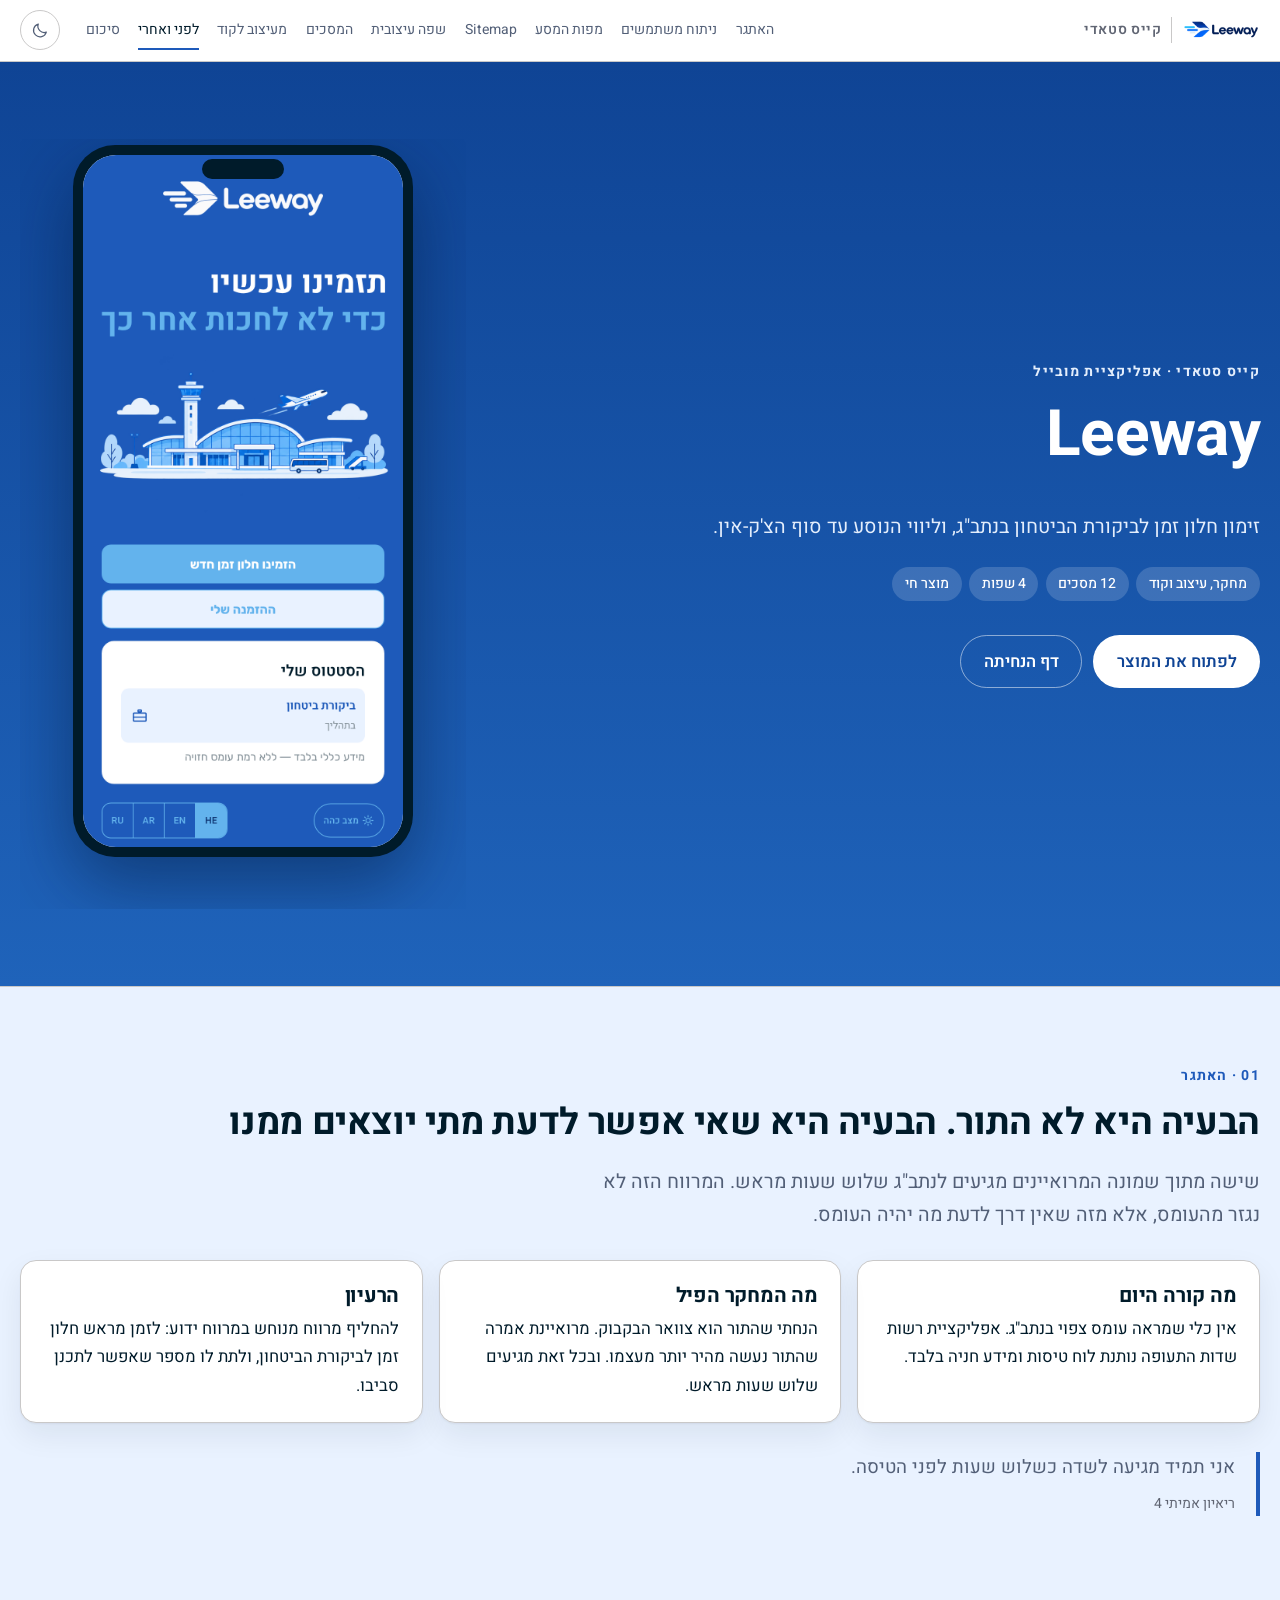
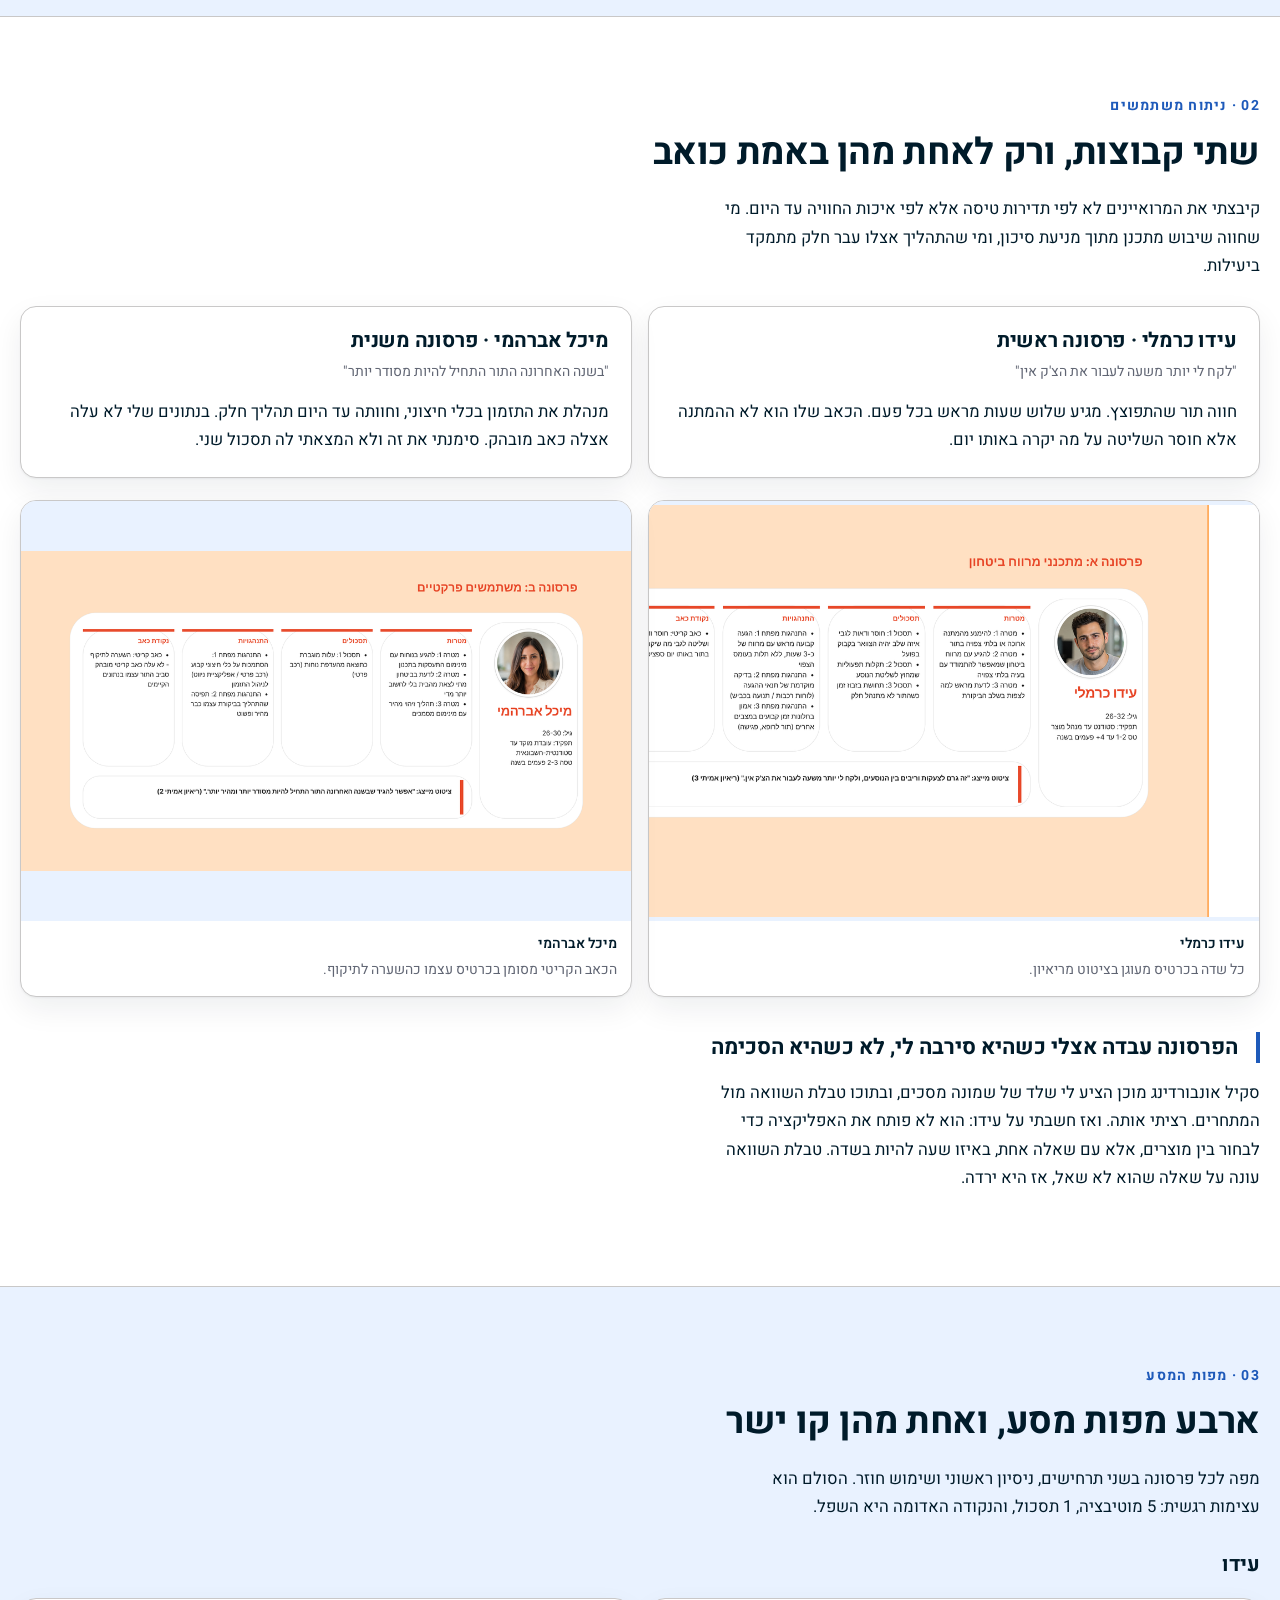
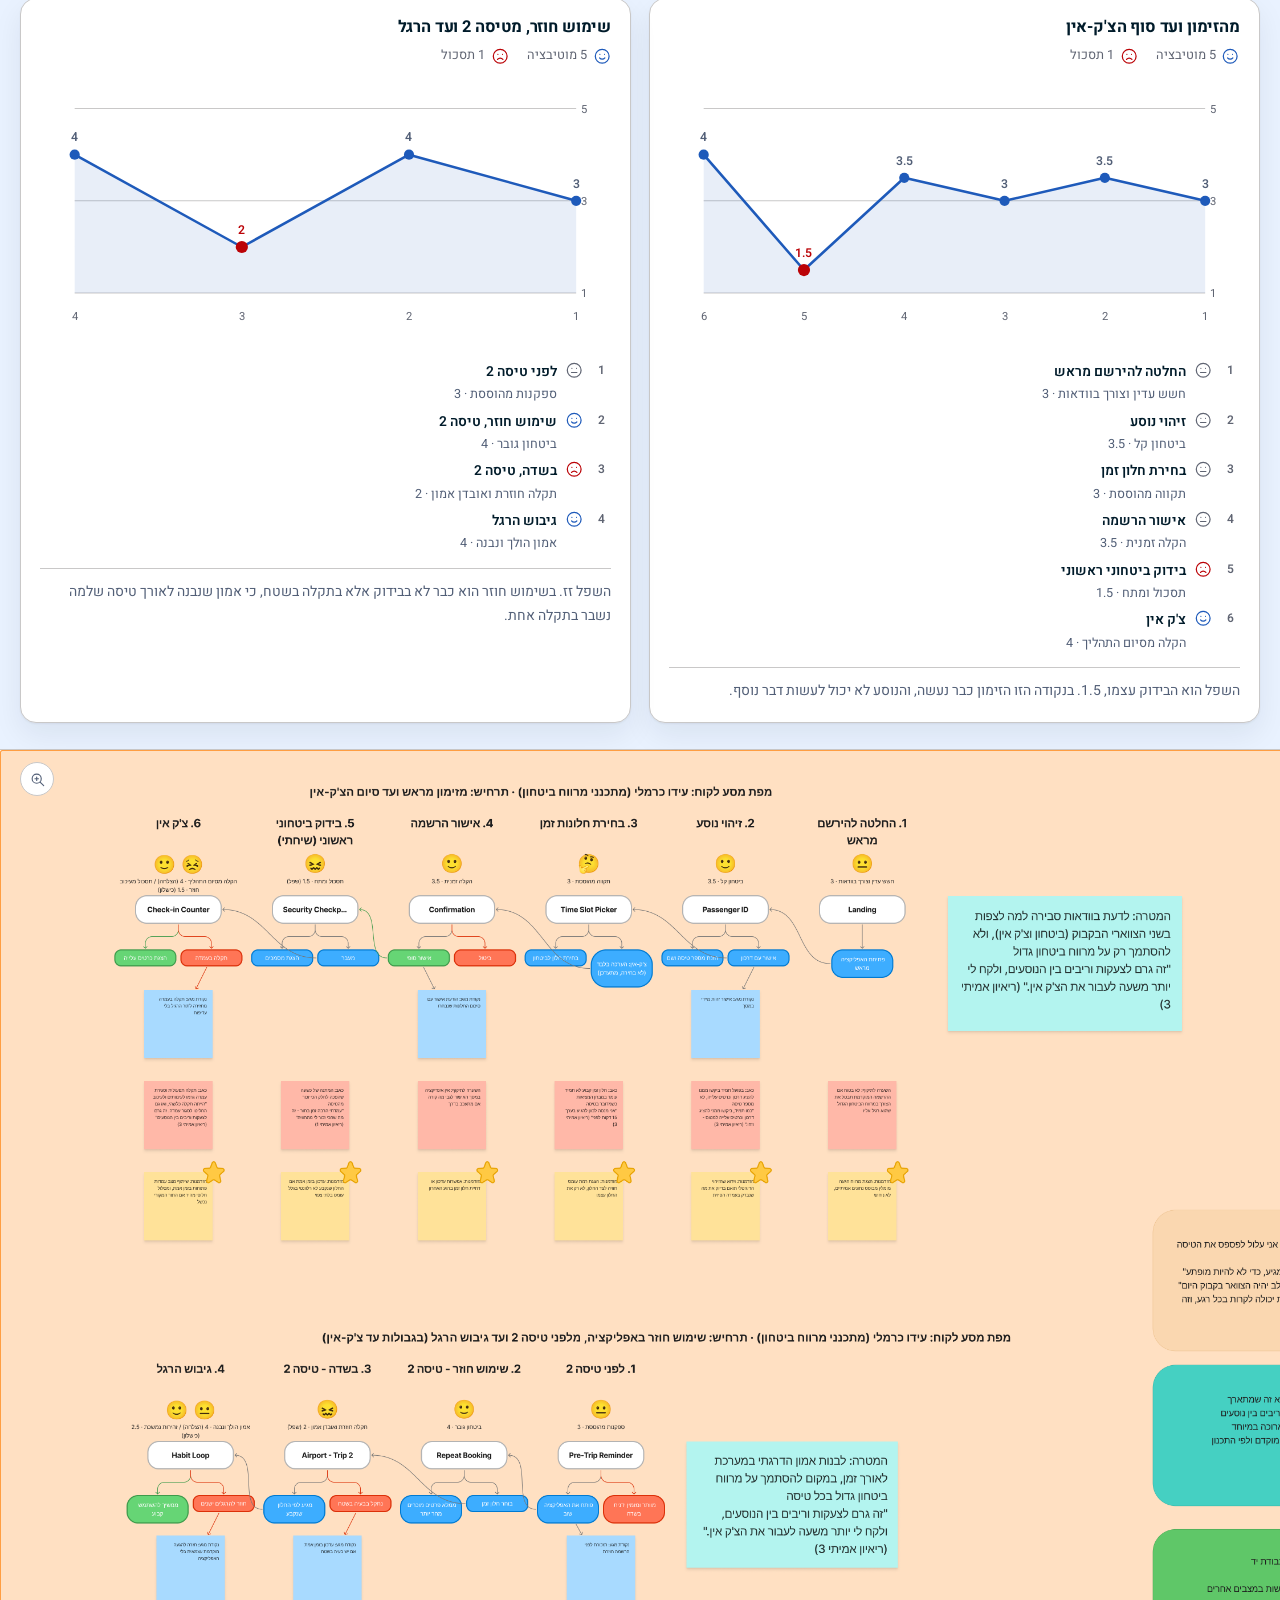
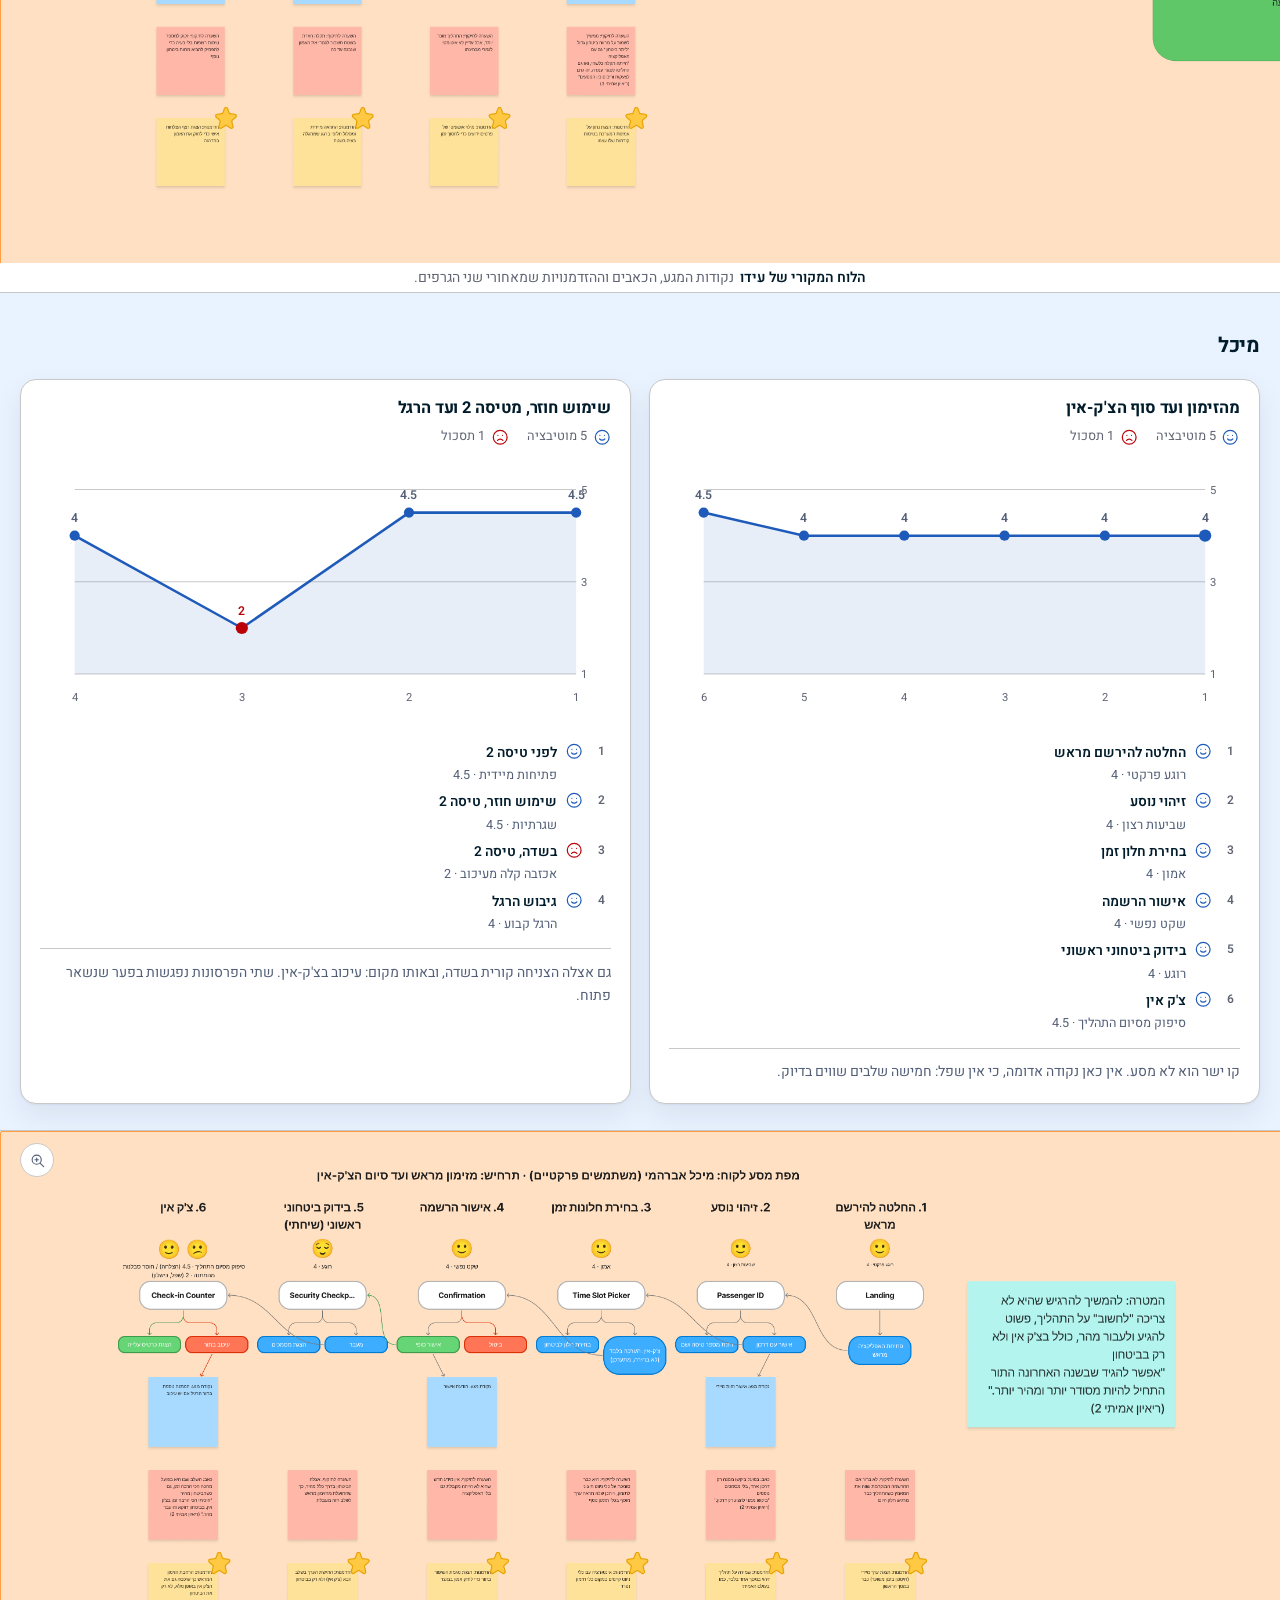
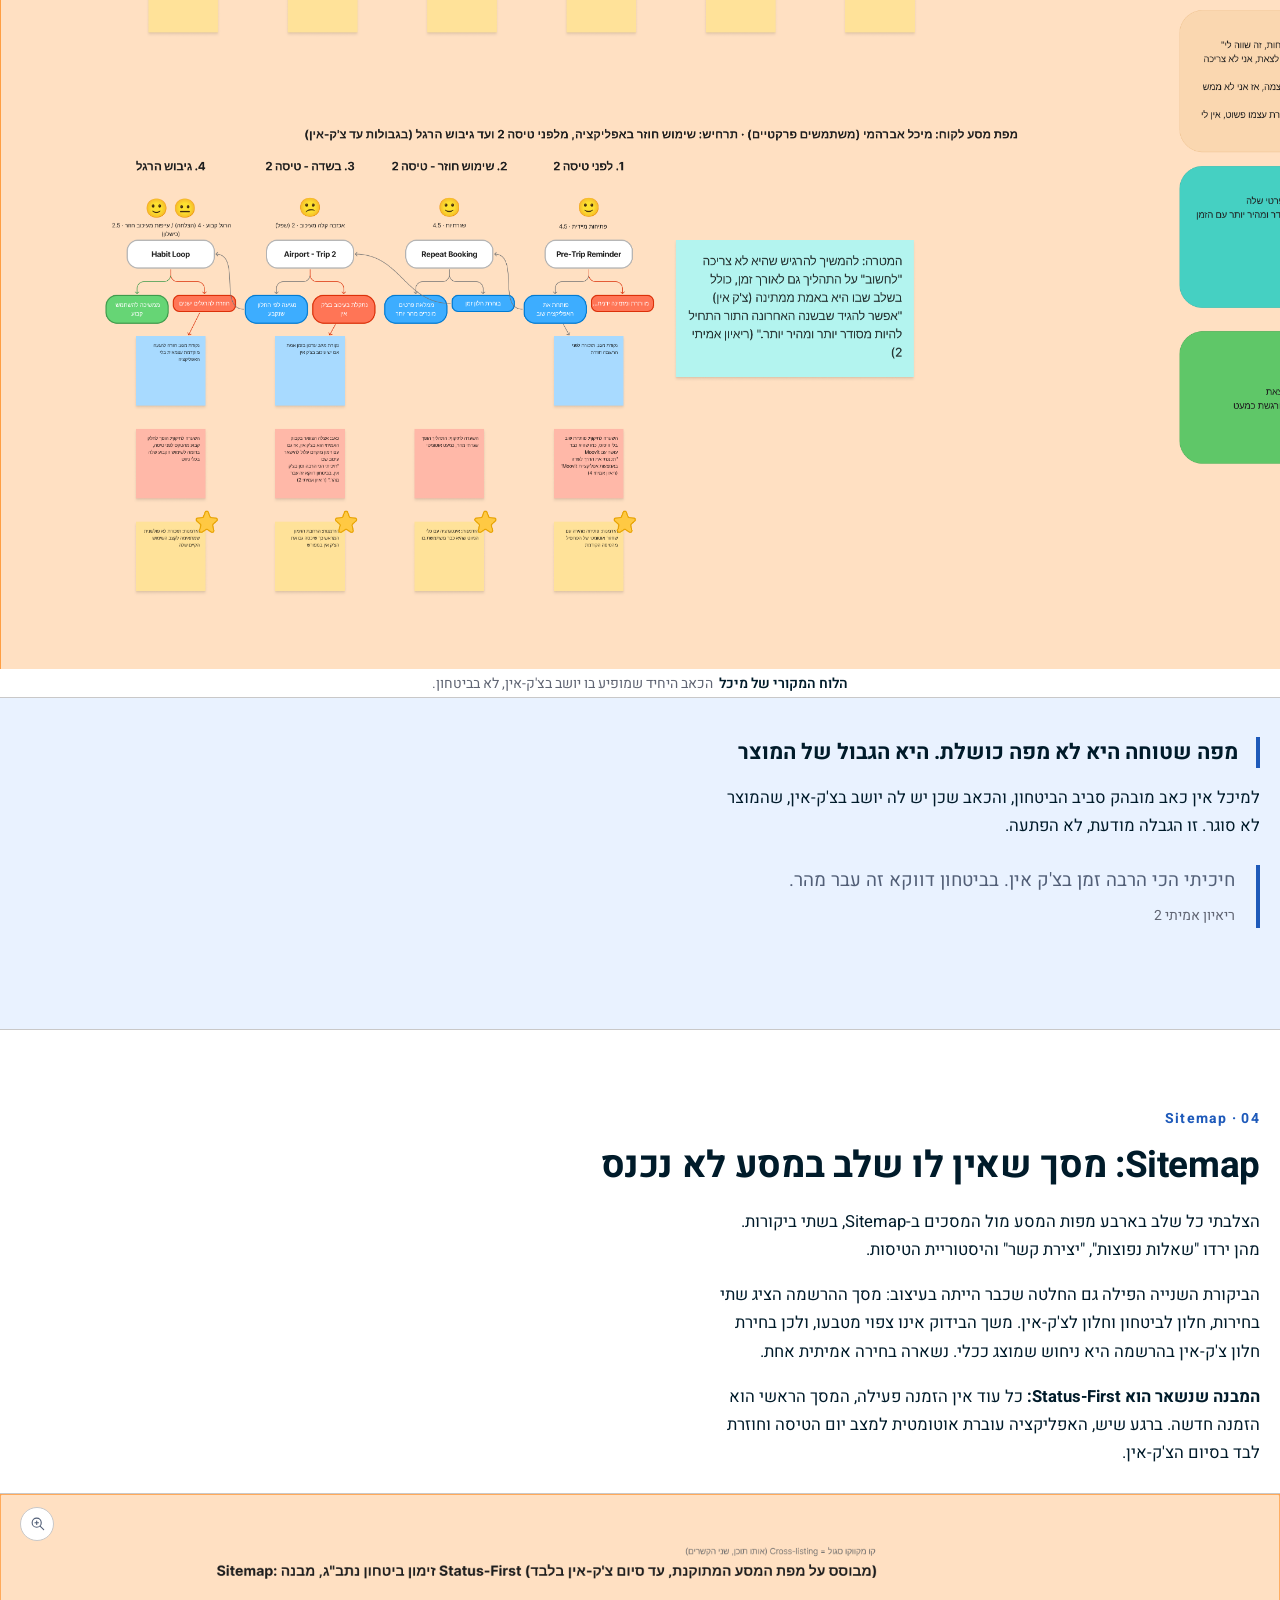
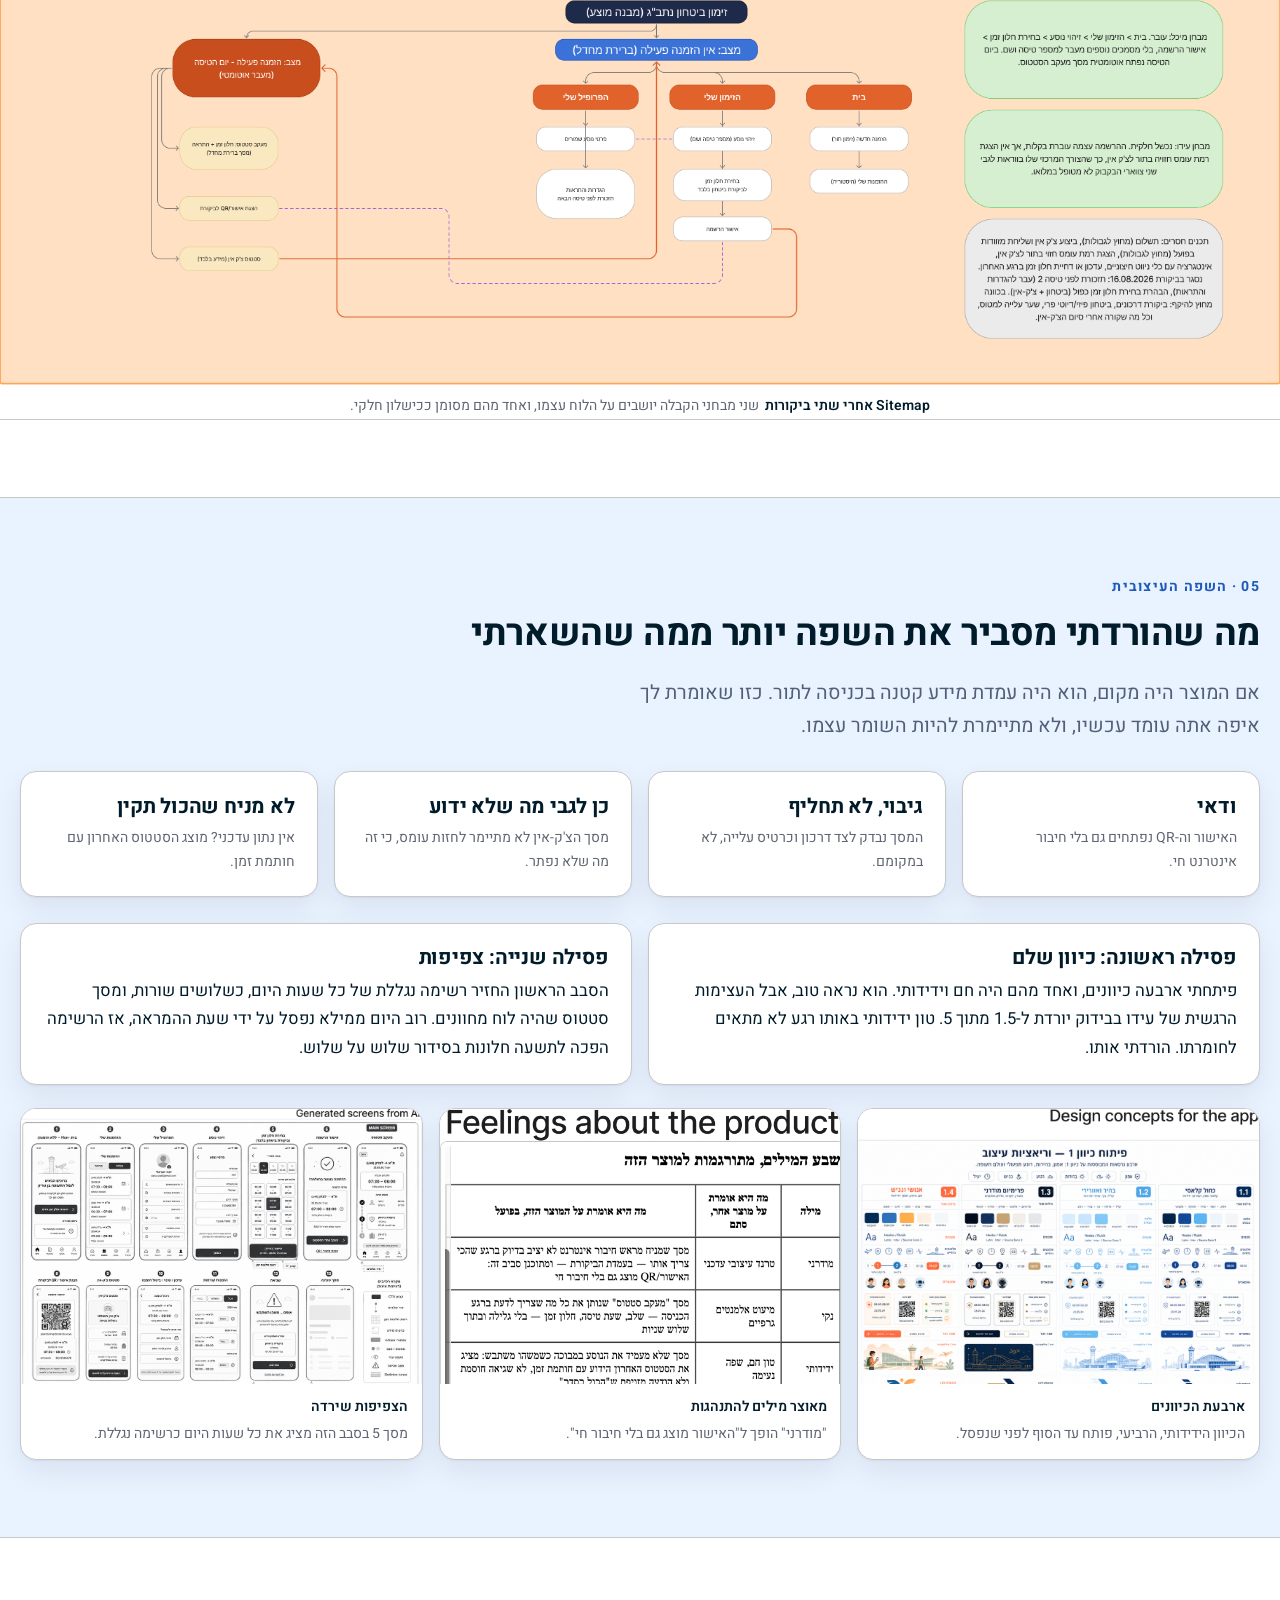
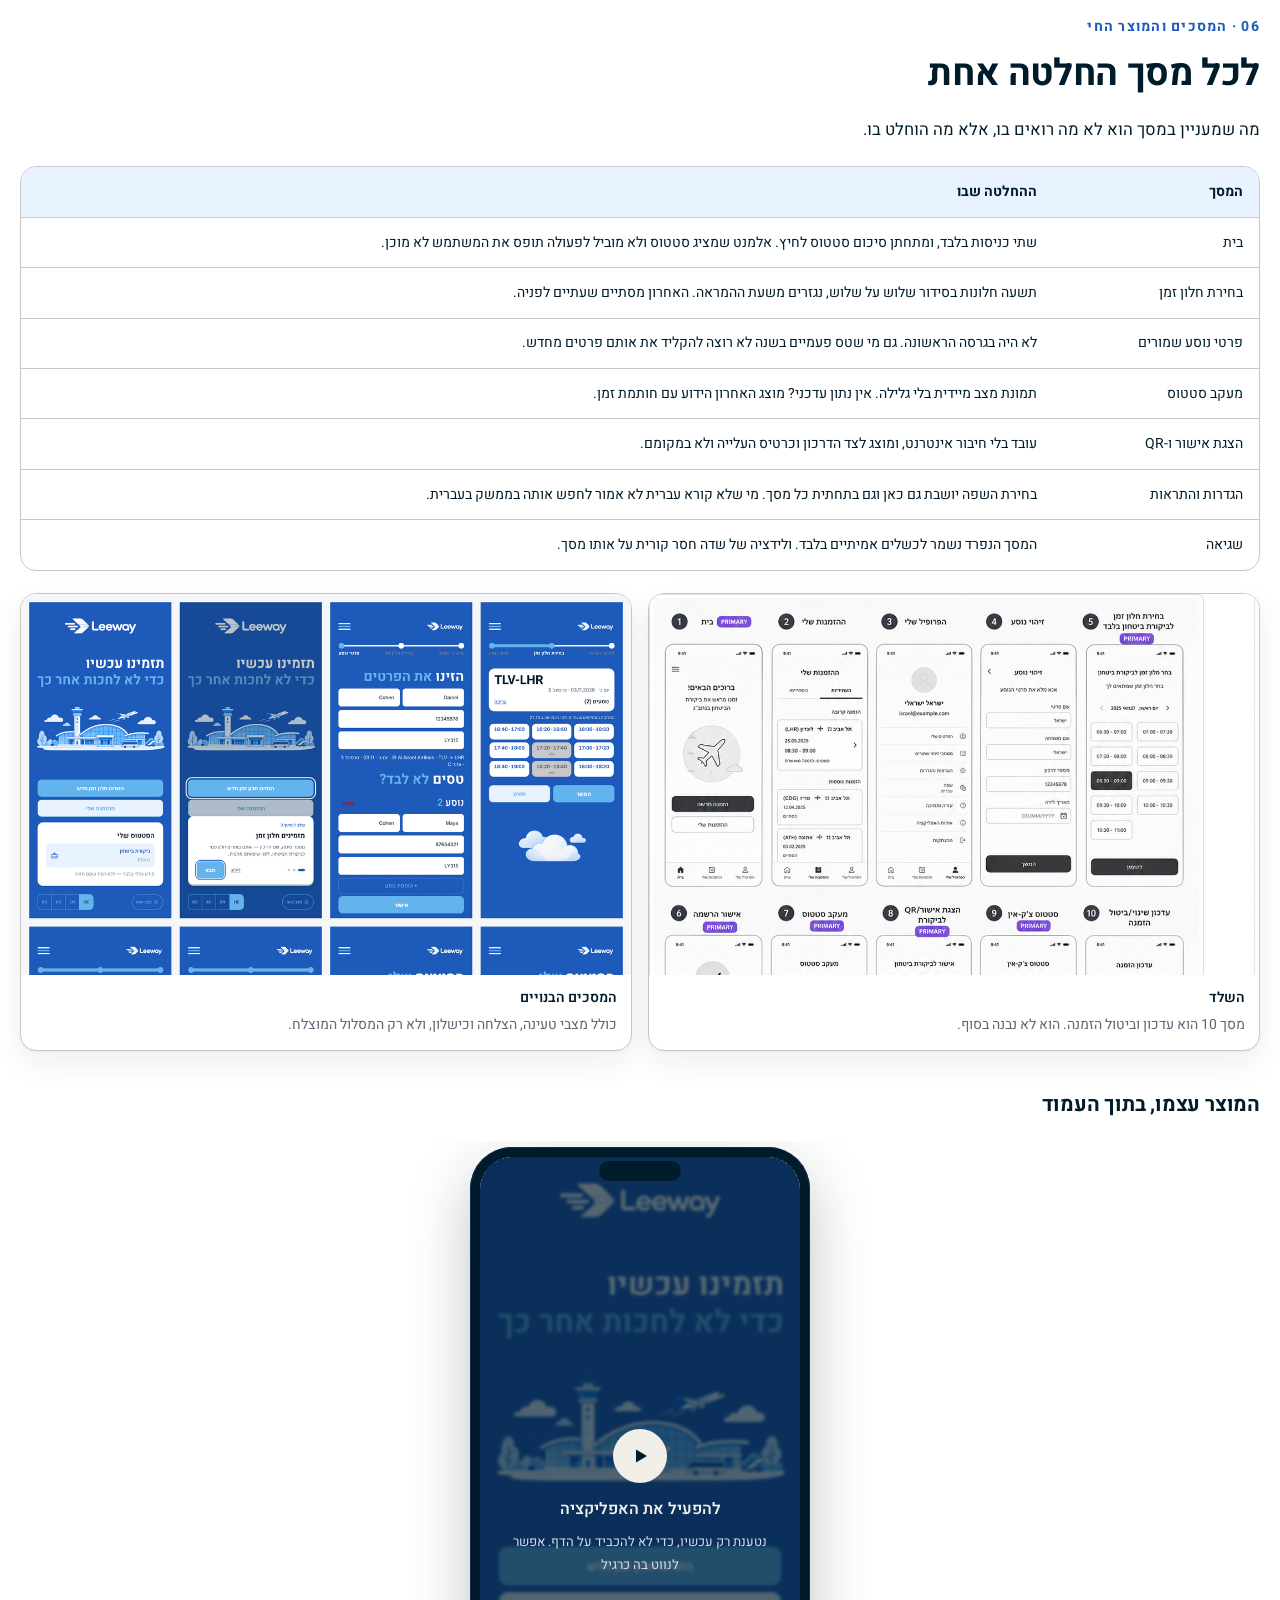
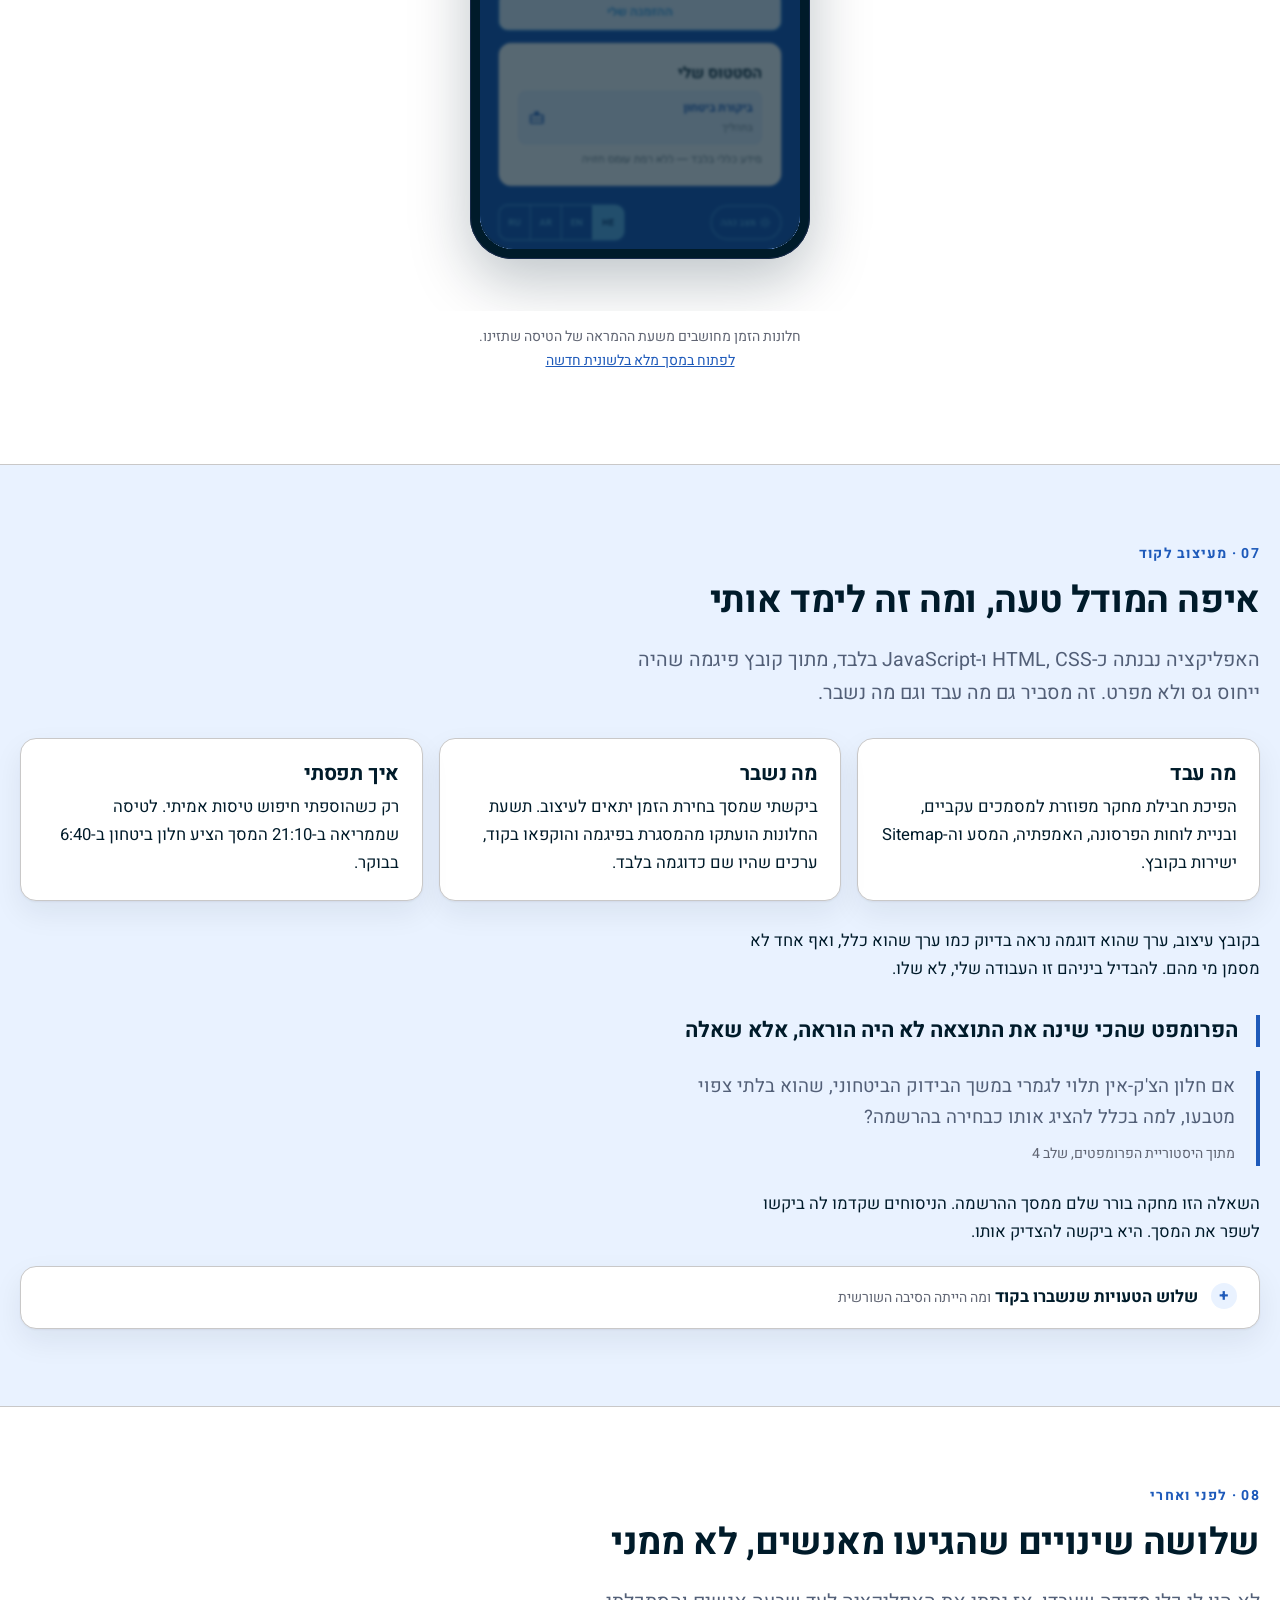
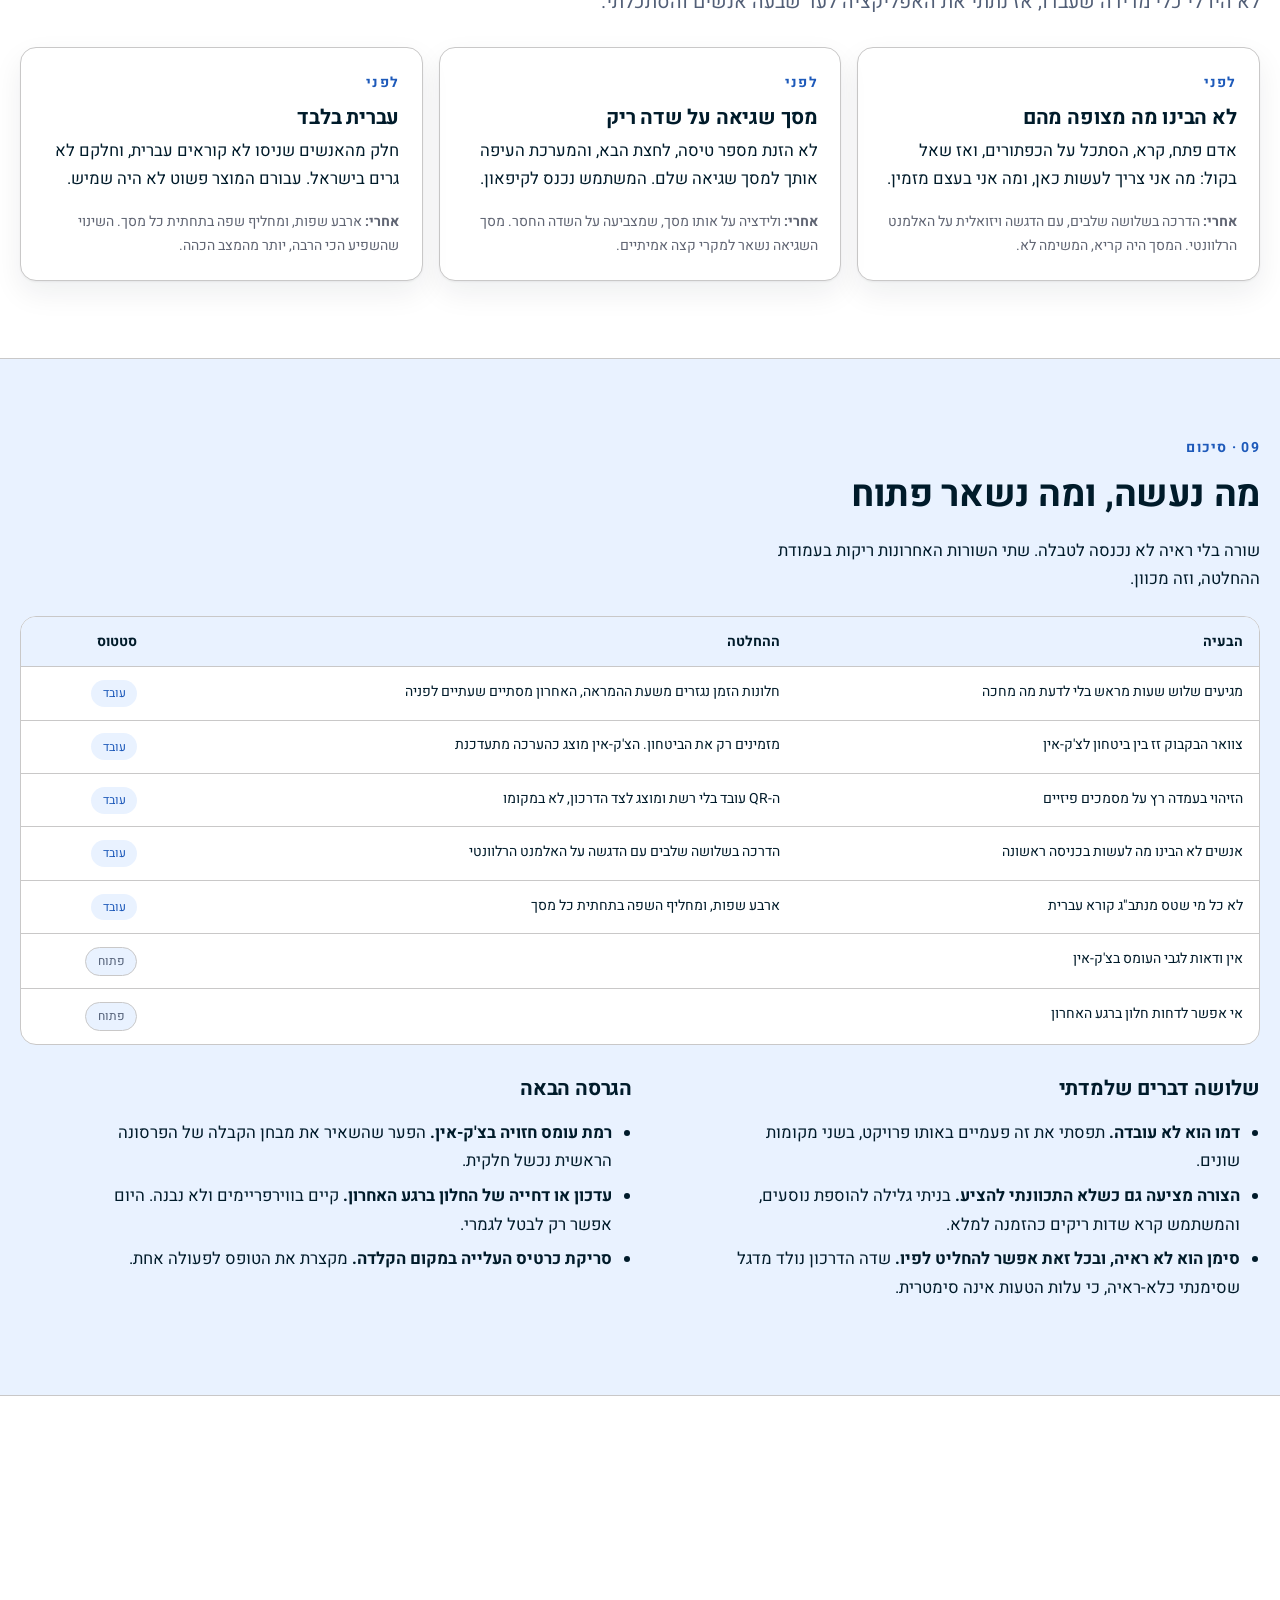
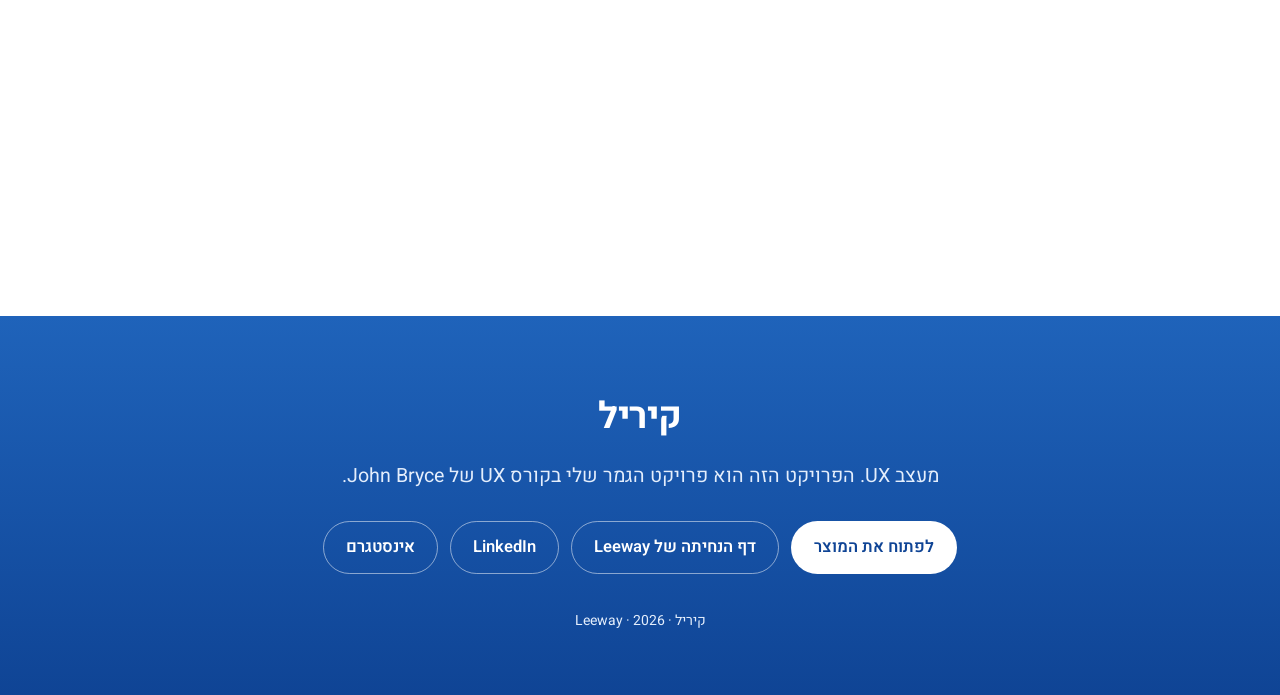
<file: case/index_v2.html>
<!doctype html>
<html lang="he" dir="rtl">
<head>
<meta charset="utf-8">
<meta name="robots" content="noindex">
<meta name="viewport" content="width=device-width, initial-scale=1">
<title>Leeway · קייס סטאדי · גרסה 2</title>
<meta name="description" content="איך בניתי אפליקציה שנותנת לנוסע בנתב\"ג חלון זמן ידוע לביקורת הביטחון, במקום מרווח ביטחון מנוחש של שלוש שעות.">
<meta name="theme-color" content="#FFFFFF">

<link rel="preconnect" href="https://fonts.googleapis.com">
<link rel="preconnect" href="https://fonts.gstatic.com" crossorigin>
<link href="https://fonts.googleapis.com/css2?family=Heebo:wght@400;500;600;700&display=swap" rel="stylesheet">

<style>
:root{
  --bg:#FFFFFF; --bg-soft:#E9F2FF; --card:#FFFFFF;
  --fg:#001B2A; --fg-soft:#525F77; --fg-faint:#606573;
  --line:#C9C8C8; --accent:#1E5ABA; --accent-fg:#FFFFFF; --accent-soft:#E9F2FF;
  --low:#BB0307;
  --font-display:"Heebo", system-ui, sans-serif;
  --font-body:"Heebo", system-ui, sans-serif;
  --w-display:700;
  --t-hero:clamp(2.3rem,5.2vw,4rem);
  --t-h2:clamp(1.6rem,3.1vw,2.3rem);
  --t-h3:clamp(1.05rem,1.9vw,1.28rem);
  --t-body:clamp(1rem,1.3vw,1.07rem);
  --t-small:.875rem;
  --r:12px; --r-lg:16px; --r-pill:999px;
  --shadow:0 1px 2px rgba(0,27,42,.05), 0 12px 30px rgba(0,27,42,.07);
  --line-w:1px;
  --lh:1.7; --pad-sec:clamp(2.8rem,6.5vw,4.8rem); --gap:1rem;
  --wrap:1240px; --measure:60ch;
  --img-filter:none;
}
:root[data-theme="dark"]{
    --bg:#07192F; --bg-soft:#0B284B; --card:#182A4A;
    --fg:#F2EFE9; --fg-soft:#C9CEDE; --fg-faint:#AEB6C6;
    --line:#2B3D5C; --accent:#63B3ED; --accent-fg:#001B2A; --accent-soft:#0F3673;
    --low:#EE7B75;
    --shadow:0 1px 2px rgba(0,0,0,.4), 0 12px 30px rgba(0,0,0,.45);
}

*,*::before,*::after{box-sizing:border-box}
html{scroll-behavior:smooth; scroll-padding-top:5.5rem; overflow-x:clip}
body{margin:0; background:var(--bg); color:var(--fg); font-family:var(--font-body);
  font-size:var(--t-body); line-height:var(--lh); -webkit-font-smoothing:antialiased; overflow-x:clip}
img{max-width:100%; height:auto; display:block; filter:var(--img-filter)}
a{color:var(--accent)}
h1,h2,h3,h4{font-family:var(--font-display); line-height:1.25; margin:0 0 .55em; letter-spacing:-.01em}
h1,h2{font-weight:var(--w-display)}
h3{font-weight:700; font-size:var(--t-h3)}
h2{font-size:var(--t-h2)}
p{margin:0 0 1em; max-width:var(--measure)}
ul{padding-inline-start:1.2em; max-width:var(--measure)}
li{margin-bottom:.4em}

.wrap{width:min(100% - 2.5rem, var(--wrap)); margin-inline:auto}
section{padding-block:var(--pad-sec); border-top:var(--line-w) solid var(--line)}
section:first-of-type{border-top:0}
.soft{background:var(--bg-soft)}

.eyebrow{font-size:var(--t-small); font-weight:700; letter-spacing:.09em; color:var(--accent); margin:0 0 .7rem}
.lead{font-size:calc(var(--t-body)*1.18); color:var(--fg-soft)}
.tiny{font-size:var(--t-small); color:var(--fg-faint)}

.bar-track{position:fixed; inset-block-start:0; inset-inline:0; height:3px; z-index:60}
.bar{height:100%; width:0; background:var(--accent); transition:width .12s linear}

.nav{position:sticky; top:0; z-index:50; background:color-mix(in srgb, var(--bg) 92%, transparent); backdrop-filter:blur(12px); border-bottom:var(--line-w) solid var(--line)}
.nav-in{width:min(100% - 2.5rem, var(--wrap)); margin-inline:auto; display:flex; align-items:center; gap:1rem; height:3.8rem}
.nav-name{display:inline-flex; align-items:center; gap:.6rem; margin-inline-end:auto; white-space:nowrap}
.nav-logo{height:26px; width:auto; display:block}
.nav-logo--dark{display:none}
:root[data-theme="dark"] .nav-logo--light{display:none}
:root[data-theme="dark"] .nav-logo--dark{display:block}
.theme-btn{min-height:40px; min-width:40px; display:inline-grid; place-items:center; cursor:pointer;
  border-radius:var(--r-pill); border:var(--line-w) solid var(--line); background:var(--card);
  color:var(--fg-soft); font:inherit; flex:0 0 auto; margin-inline-start:.6rem;
  transition:border-color .15s ease, color .15s ease}
.theme-btn:hover{border-color:var(--accent); color:var(--fg)}
.theme-btn .ico{width:1.15rem; height:1.15rem}
.theme-btn .i-sun{display:none}
:root[data-theme="dark"] .theme-btn .i-sun{display:block}
:root[data-theme="dark"] .theme-btn .i-moon{display:none}
.nav-name span{font-size:var(--t-small); font-weight:600; color:var(--fg-faint); letter-spacing:.05em;
  padding-inline-start:.6rem; border-inline-start:var(--line-w) solid var(--line);
  align-self:stretch; display:inline-flex; align-items:center}
@media (max-width:480px){.nav-name span{display:none}}
.nav-links{display:flex; gap:1.15rem; overflow-x:auto; scrollbar-width:none}
.nav-links::-webkit-scrollbar{display:none}
.nav-links a{color:var(--fg-soft); text-decoration:none; font-size:var(--t-small); white-space:nowrap; padding-block:.4rem; border-bottom:2px solid transparent}
.nav-links a:hover{color:var(--fg)}
.nav-links a.on{color:var(--fg); border-bottom-color:var(--accent)}
@media (max-width:1100px){.nav-links{display:none}}

.btn{display:inline-flex; align-items:center; gap:.5rem; min-height:44px; padding:.7rem 1.4rem; border-radius:var(--r-pill); text-decoration:none; font-weight:600; border:var(--line-w) solid transparent; transition:transform .15s ease}
.btn:hover{transform:translateY(-2px)}
.btn-1{background:var(--accent); color:var(--accent-fg)}
.btn-2{background:transparent; color:var(--fg); border-color:var(--line)}
.btn-row{display:flex; flex-wrap:wrap; gap:.7rem; margin-top:1.8rem}

/* תגיות, לא כפתורים: בלי קו מתאר, רקע רך בלבד */
.chips{display:flex; flex-wrap:wrap; gap:.45rem; margin:0; padding:0; list-style:none}
.chip{font-size:var(--t-small); font-weight:500; padding:.32rem .8rem; border-radius:var(--r-pill);
  background:var(--accent-soft); color:var(--accent); border:0}

.grid{display:grid; gap:var(--gap)}
.g2{grid-template-columns:repeat(auto-fit,minmax(min(19rem,100%),1fr))}
.g3{grid-template-columns:repeat(auto-fit,minmax(min(15rem,100%),1fr))}
.g4{grid-template-columns:repeat(auto-fit,minmax(min(12rem,100%),1fr))}
.card{background:var(--card); border:var(--line-w) solid var(--line); border-radius:var(--r-lg); padding:1.4rem; box-shadow:var(--shadow)}
.card h3{margin-bottom:.35rem}
.card p{max-width:none}
.card p:last-child{margin-bottom:0}
.card-num{font-family:var(--font-display); font-size:2.1rem; font-weight:var(--w-display); color:var(--accent); line-height:1; margin-bottom:.3rem}

.quote{border-inline-start:4px solid var(--accent); padding-inline-start:1.3rem; font-size:calc(var(--t-body)*1.12); margin:1.5rem 0; max-width:var(--measure); color:var(--fg-soft)}
.quote cite{display:block; font-size:var(--t-small); color:var(--fg-faint); font-style:normal; margin-top:.5rem}

.claim{font-family:var(--font-display); font-weight:700; font-size:calc(var(--t-body)*1.3); line-height:1.45;
  max-width:var(--measure); margin:0 0 1rem; padding-inline-start:1.1rem; border-inline-start:4px solid var(--accent)}

.gallery{display:grid; gap:1rem; margin-block-start:1.4rem;
  grid-template-columns:repeat(auto-fit,minmax(min(var(--col,20rem),100%),1fr))}
.gallery--one{grid-template-columns:minmax(0,min(56rem,100%)); justify-content:start}
.gallery button{
  display:flex; flex-direction:column; width:100%; padding:0; text-align:start; font:inherit; color:inherit;
  background:var(--card); border:var(--line-w) solid var(--line); border-radius:var(--r-lg);
  overflow:hidden; cursor:zoom-in; box-shadow:var(--shadow); position:relative;
  transition:border-color .15s ease, transform .15s ease}
.gallery button:hover,.gallery button:focus-visible{border-color:var(--accent); transform:translateY(-2px)}
.gallery button:focus-visible{outline:2px solid var(--accent); outline-offset:2px}
.shot{aspect-ratio:var(--ar,16/10); display:grid; place-items:center; overflow:hidden; background:var(--bg-soft)}
.shot img{max-width:100%; max-height:100%; width:auto; height:auto; object-fit:contain}
.zoom{position:absolute; inset-block-start:.6rem; inset-inline-end:.6rem; width:34px; height:34px;
  display:grid; place-items:center; border-radius:var(--r-pill); background:var(--card);
  border:var(--line-w) solid var(--line); color:var(--fg-soft);
  opacity:0; transform:scale(.9); transition:opacity .15s ease, transform .15s ease; pointer-events:none}
.gallery button:hover .zoom,.gallery button:focus-visible .zoom{opacity:1; transform:none}
.cap{display:block; padding:.7rem .85rem .85rem; font-size:var(--t-small); color:var(--fg-faint)}
.cap b{display:block; color:var(--fg); font-weight:600; margin-block-end:.15rem}

/* ══ יציאה מהקופסה ══
   לוח שנבנה כדי להיקרא לרוחב לא נכנס לעמודת טקסט.
   הוא יוצא מהעטיפה ותופס את כל רוחב המסך. */
.bleed{width:100vw; max-width:100vw; margin-inline:calc(50% - 50vw)}
.board{margin-block:1.6rem 0; background:var(--card);
  border-block:var(--line-w) solid var(--line)}
.board button{display:block; width:100%; padding:0; margin:0; border:0; background:none;
  font:inherit; color:inherit; cursor:zoom-in; position:relative}
.board button:focus-visible{outline:2px solid var(--accent); outline-offset:-3px}
/* הלוח נבנה כדי להיקרא לרוחב, ולכן הוא נפרס מקצה לקצה בלי תקרת גובה.
   זו הסיבה שהוא יצא מהכרטיס מלכתחילה. */
.board img{width:100%; height:auto}
.board .board-cap{width:min(100% - 2.5rem, var(--wrap)); margin-inline:auto;
  padding-block:.75rem .95rem; font-size:var(--t-small); color:var(--fg-faint); text-align:start}
.board .board-cap b{color:var(--fg); font-weight:600; margin-inline-end:.4rem}
.board .zoom{opacity:1; transform:none; inset-block-start:.8rem; inset-inline-end:1.25rem}

dialog.lightbox{border:0; padding:0; background:none; width:100%; height:100%; max-width:100vw; max-height:100vh; margin:0}
dialog.lightbox::backdrop{background:rgb(11 13 20 / .88)}
.lb-in{display:flex; flex-direction:column; height:100%; padding:1rem; gap:.75rem}
.lb-in img{flex:1 1 auto; min-height:0; width:100%; object-fit:contain; border-radius:var(--r); background:#0f1219}
.lb-bar{display:flex; align-items:center; justify-content:space-between; gap:1rem; color:#ECE7DD}
.lb-bar p{margin:0; color:#B9B1A2; font-size:var(--t-small); max-width:none}
.lb-close{min-height:44px; min-width:44px; border-radius:var(--r-pill); cursor:pointer;
  border:1px solid rgb(236 231 221 / .35); background:none; color:#ECE7DD; font:inherit; font-size:1.1rem}

.more{border:var(--line-w) solid var(--line); border-radius:var(--r-lg); background:var(--card);
  padding:0 1.4rem; box-shadow:var(--shadow); margin-block-start:1.2rem}
.more+.more{margin-block-start:.8rem}
.more>summary{cursor:pointer; list-style:none; padding:1.05rem 0; font-family:var(--font-display);
  font-weight:700; position:relative; padding-inline-start:2.4rem}
.more>summary::-webkit-details-marker{display:none}
.more>summary::before{content:"+"; position:absolute; inset-inline-start:0; inset-block-start:1.05rem;
  width:1.6rem; height:1.6rem; display:grid; place-items:center;
  border-radius:var(--r-pill); background:var(--accent-soft); color:var(--accent); font-size:1.05rem; line-height:1}
.more[open]>summary::before{content:"–"}
.more>summary span{font-family:var(--font-body); font-weight:400; font-size:var(--t-small); color:var(--fg-faint)}
.more>div{padding-block:.2rem 1.3rem}
.more p:last-child{margin-bottom:0}

.scroll-x{overflow-x:auto; -webkit-overflow-scrolling:touch; margin:1.4rem 0;
  border:var(--line-w) solid var(--line); border-radius:var(--r-lg); background:var(--card)}
table{border-collapse:collapse; width:100%; min-width:620px; font-size:var(--t-small)}
th,td{text-align:start; padding:.8rem 1rem; border-bottom:var(--line-w) solid var(--line); vertical-align:top}
tr:last-child td{border-bottom:0}
th{font-weight:700; background:var(--bg-soft); white-space:nowrap}
.pill{font-size:.75rem; padding:.2rem .7rem; border-radius:var(--r-pill); white-space:nowrap; display:inline-block}
.pill.done{background:var(--accent-soft); color:var(--accent)}
:root[data-theme="dark"] .pill.done{color:#DCEBFB}
.pill.next{background:var(--bg-soft); color:var(--fg-soft); border:var(--line-w) solid var(--line)}

.jmaps{display:grid; gap:1.1rem; margin-block-start:1.2rem;
  grid-template-columns:repeat(auto-fit,minmax(min(26rem,100%),1fr))}
.jmap{border:var(--line-w) solid var(--line); border-radius:var(--r-lg); background:var(--card);
  padding:1.1rem 1.2rem 1.2rem; box-shadow:var(--shadow)}
.jmap h4{margin:0 0 .5rem; font-size:1.02rem}
.jscale{display:flex; gap:1.1rem; margin:0 0 .7rem; max-width:none; font-size:.8rem; color:var(--fg-faint)}
.jscale span{display:inline-flex; align-items:center; gap:.35rem}
.jchart{display:block; width:100%; height:auto; overflow:visible; min-height:170px}
.jg{stroke:var(--line); stroke-width:1}
.ja{fill:var(--accent); opacity:.10}
.jl{fill:none; stroke:var(--accent); stroke-width:2.5; stroke-linejoin:round; stroke-linecap:round}
.jd{fill:var(--accent)}
.jd--low{fill:var(--low)}
.jt,.jn{fill:var(--fg-faint); font-size:11px; font-family:var(--font-body); text-anchor:middle}
.jv{fill:var(--fg-soft); font-size:12px; font-weight:600; font-family:var(--font-body); text-anchor:middle}
.jv--low{fill:var(--low)}
.jlegend{list-style:none; margin:.8rem 0 0; padding:0; display:grid; gap:.3rem; max-width:none}
.jlegend li{display:grid; grid-template-columns:1.2rem 1.15rem 1fr; gap:.5rem; align-items:start; margin:0}
.jn-num{font-size:.75rem; font-weight:600; color:var(--fg-faint); text-align:center; line-height:1.5}
.jn-body b{font-size:.86rem; color:var(--fg); font-weight:600; display:block}
.jn-body span{display:block; font-size:.79rem; color:var(--fg-soft)}
.jnote{margin:.8rem 0 0; padding-block-start:.7rem; border-block-start:var(--line-w) solid var(--line);
  font-size:var(--t-small); color:var(--fg-soft); max-width:none}
.ico{width:1.15rem; height:1.15rem; flex:0 0 auto; stroke:currentColor; fill:none; stroke-width:1.6;
  stroke-linecap:round; stroke-linejoin:round}
.ico--hi{color:var(--accent)}
.ico--mid{color:var(--fg-faint)}
.ico--lo{color:var(--low)}

.phone-stage{width:100%; overflow:hidden; display:flex; justify-content:center; padding:6px 1rem 3.25rem}
.phone{--pw:340px; width:var(--pw); position:relative; flex-shrink:0;
  border-radius:42px; padding:10px; background:#001B2A;
  box-shadow:0 22px 60px rgb(0 27 42 / .26), 0 0 0 1px #182A4A inset;
  transform:scale(var(--s,1)); transform-origin:top center; margin-block-end:var(--gap-fix,0px)}
.phone__screen{position:relative; width:100%; aspect-ratio:390/844; border-radius:33px; overflow:hidden; background:#FFFFFF}
.phone__screen>iframe,.phone__poster{position:absolute; inset:0; width:100%; height:100%; border:0}
.phone__poster{display:block; object-fit:cover}
.phone__notch{position:absolute; inset-block-start:14px; inset-inline-start:calc(50% - 41px);
  width:82px; height:20px; border-radius:var(--r-pill); background:#001B2A; z-index:3}
.phone__start{position:absolute; inset:0; z-index:2; display:flex; flex-direction:column;
  align-items:center; justify-content:center; gap:.5rem; padding:2rem 1.4rem; cursor:pointer;
  border:0; font:inherit; color:#F2EFE9; text-align:center; background:rgb(0 27 42 / .66); backdrop-filter:blur(1.5px)}
.phone__start b{font-size:1rem; font-weight:600}
.phone__start span{font-size:.82rem; color:#D6DCE6; max-width:17rem}
.phone__start .play{display:grid; place-items:center; width:54px; height:54px; border-radius:var(--r-pill);
  background:#F2EFE9; color:#001B2A; margin-block-end:.3rem}
.demo__note{text-align:center; color:var(--fg-faint); font-size:var(--t-small); margin-block-start:.9rem; max-width:none}

.hero{display:grid; gap:clamp(1.5rem,4vw,3.5rem); align-items:center;
  grid-template-columns:minmax(0,1.25fr) minmax(0,.75fr)}
@media (max-width:900px){ .hero{grid-template-columns:1fr} }

footer{padding-block:var(--pad-sec) 3rem; border-top:var(--line-w) solid var(--line); text-align:center}
footer p{margin-inline:auto}
footer .btn-row{justify-content:center}

#top, footer{color:#FFFFFF; border:0}
#top{background:linear-gradient(180deg,#0F4495 0%,#1F63BA 100%)}
footer{background:linear-gradient(180deg,#1F63BA 0%,#0F4495 100%)}
:root[data-theme="dark"] #top{background:linear-gradient(180deg,#061527 0%,#0B284B 100%)}
:root[data-theme="dark"] footer{background:linear-gradient(180deg,#0B284B 0%,#061527 100%)}
#top h1, #top h2, footer h2{color:#FFFFFF}
#top .eyebrow{color:#E4EEFC}
#top .lead, footer .lead{color:#E4EEFC}
#top .tiny, footer .tiny{color:#E4EEFC}
#top .chip{background:rgb(255 255 255 / .16); color:#FFFFFF; border:0}
#top .btn-1, footer .btn-1{background:#FFFFFF; color:#0F4495}
#top .btn-2, footer .btn-2{color:#FFFFFF; border-color:rgb(255 255 255 / .5)}
footer a{color:#FFFFFF}
#top .phone{box-shadow:0 26px 70px rgb(0 20 50 / .45)}

.reveal{opacity:0; transform:translateY(16px); transition:opacity .6s ease, transform .6s ease}
.reveal.in{opacity:1; transform:none}
@media (prefers-reduced-motion:reduce){
  html{scroll-behavior:auto}
  .reveal{opacity:1; transform:none; transition:none}
  .btn:hover,.gallery button:hover{transform:none}
  *,*::before,*::after{transition-duration:.001ms !important; animation-duration:.001ms !important}
}
</style>
</head>
<body>

<svg width="0" height="0" style="position:absolute" aria-hidden="true">
  <symbol id="f-hi" viewBox="0 0 24 24"><circle cx="12" cy="12" r="9"/><path d="M8.5 14.2c.9 1.1 2.1 1.7 3.5 1.7s2.6-.6 3.5-1.7"/><path d="M9 9.5h.01M15 9.5h.01"/></symbol>
  <symbol id="f-mid" viewBox="0 0 24 24"><circle cx="12" cy="12" r="9"/><path d="M8.5 15h7"/><path d="M9 9.5h.01M15 9.5h.01"/></symbol>
  <symbol id="f-lo" viewBox="0 0 24 24"><circle cx="12" cy="12" r="9"/><path d="M8.5 16.2c.9-1.1 2.1-1.7 3.5-1.7s2.6.6 3.5 1.7"/><path d="M9 9.5h.01M15 9.5h.01"/></symbol>
  <symbol id="i-zoom" viewBox="0 0 24 24"><circle cx="11" cy="11" r="6.5"/><path d="M15.8 15.8 21 21"/><path d="M8.5 11h5M11 8.5v5"/></symbol>
  <symbol id="i-moon" viewBox="0 0 24 24"><path d="M20 14.5A8.2 8.2 0 0 1 9.5 4a8.5 8.5 0 1 0 10.5 10.5z"/></symbol>
  <symbol id="i-sun" viewBox="0 0 24 24"><circle cx="12" cy="12" r="4.2"/><path d="M12 2.6v2.2M12 19.2v2.2M2.6 12h2.2M19.2 12h2.2M5.4 5.4l1.6 1.6M17 17l1.6 1.6M18.6 5.4L17 7M7 17l-1.6 1.6"/></symbol>
  <symbol id="i-play" viewBox="0 0 24 24"><path d="M8 5.5v13l11-6.5z" fill="currentColor" stroke="none"/></symbol>
</svg>

<div class="bar-track"><div class="bar" id="bar"></div></div>

<nav class="nav">
  <div class="nav-in">
    <span class="nav-name">
      <img class="nav-logo nav-logo--light" src="assets/logo-leeway-blue.webp" alt="Leeway" width="240" height="80">
      <img class="nav-logo nav-logo--dark" src="assets/logo-leeway-white.webp" alt="Leeway" width="240" height="80">
      <span>קייס סטאדי</span>
    </span>
    <div class="nav-links">
      <a href="#challenge">האתגר</a>
      <a href="#users">ניתוח משתמשים</a>
      <a href="#journey">מפות המסע</a>
      <a href="#sitemap">Sitemap</a>
      <a href="#language">שפה עיצובית</a>
      <a href="#screens">המסכים</a>
      <a href="#ai">מעיצוב לקוד</a>
      <a href="#beforeafter">לפני ואחרי</a>
      <a href="#impact">סיכום</a>
    </div>
    <button type="button" class="theme-btn" id="theme-btn" aria-label="החלפת מצב תצוגה" title="מצב תצוגה">
      <svg class="ico i-moon" aria-hidden="true"><use href="#i-moon"/></svg>
      <svg class="ico i-sun" aria-hidden="true"><use href="#i-sun"/></svg>
    </button>
  </div>
</nav>

<section id="top">
  <div class="wrap">
    <div class="hero">
      <div>
        <p class="eyebrow">קייס סטאדי · אפליקציית מובייל</p>
        <h1 style="font-size:var(--t-hero)">Leeway</h1>
        <p class="lead">זימון חלון זמן לביקורת הביטחון בנתב"ג, וליווי הנוסע עד סוף הצ'ק-אין.</p>

        <ul class="chips" style="margin-top:1.5rem">
          <li class="chip">מחקר, עיצוב וקוד</li>
          <li class="chip">12 מסכים</li>
          <li class="chip">4 שפות</li>
          <li class="chip">מוצר חי</li>
        </ul>

        <div class="btn-row">
          <a class="btn btn-1" href="../">לפתוח את המוצר</a>
          <a class="btn btn-2" href="../landing/">דף הנחיתה</a>
        </div>
      </div>

      <div class="phone-stage">
        <div class="phone">
          <span class="phone__notch"></span>
          <div class="phone__screen">
            <img class="phone__poster" src="assets/app-poster.png" alt="מסך הבית של Leeway: כפתור הזמנה חדשה, וסיכום סטטוס מתחתיו">
          </div>
        </div>
      </div>
    </div>
  </div>
</section>

<section id="challenge" class="soft">
  <div class="wrap">
    <p class="eyebrow">01 · האתגר</p>
    <h2>הבעיה היא לא התור. הבעיה היא שאי אפשר לדעת מתי יוצאים ממנו</h2>
    <p class="lead">שישה מתוך שמונה המרואיינים מגיעים לנתב"ג שלוש שעות מראש. המרווח הזה לא נגזר מהעומס, אלא מזה שאין דרך לדעת מה יהיה העומס.</p>

    <div class="grid g3" style="margin-top:1.8rem">
      <div class="card"><h3>מה קורה היום</h3><p>אין כלי שמראה עומס צפוי בנתב"ג. אפליקציית רשות שדות התעופה נותנת לוח טיסות ומידע חניה בלבד.</p></div>
      <div class="card"><h3>מה המחקר הפיל</h3><p>הנחתי שהתור הוא צוואר הבקבוק. מרואיינת אמרה שהתור נעשה מהיר יותר מעצמו. ובכל זאת מגיעים שלוש שעות מראש.</p></div>
      <div class="card"><h3>הרעיון</h3><p>להחליף מרווח מנוחש במרווח ידוע: לזמן מראש חלון זמן לביקורת הביטחון, ולתת לו מספר שאפשר לתכנן סביבו.</p></div>
    </div>

    <blockquote class="quote" style="margin-top:1.8rem">אני תמיד מגיעה לשדה כשלוש שעות לפני הטיסה.<cite>ריאיון אמיתי 4</cite></blockquote>
  </div>
</section>

<section id="users">
  <div class="wrap">
    <p class="eyebrow">02 · ניתוח משתמשים</p>
    <h2>שתי קבוצות, ורק לאחת מהן באמת כואב</h2>
    <p>קיבצתי את המרואיינים לא לפי תדירות טיסה אלא לפי איכות החוויה עד היום. מי שחווה שיבוש מתכנן מתוך מניעת סיכון, ומי שהתהליך אצלו עבר חלק מתמקד ביעילות.</p>

    <div class="grid g2" style="margin-top:1.6rem">
      <div class="card">
        <h3>עידו כרמלי · פרסונה ראשית</h3>
        <p class="tiny">"לקח לי יותר משעה לעבור את הצ'ק אין"</p>
        <p>חווה תור שהתפוצץ. מגיע שלוש שעות מראש בכל פעם. הכאב שלו הוא לא ההמתנה אלא חוסר השליטה על מה יקרה באותו יום.</p>
      </div>
      <div class="card">
        <h3>מיכל אברהמי · פרסונה משנית</h3>
        <p class="tiny">"בשנה האחרונה התור התחיל להיות מסודר יותר"</p>
        <p>מנהלת את התזמון בכלי חיצוני, וחוותה עד היום תהליך חלק. בנתונים שלי לא עלה אצלה כאב מובהק. סימנתי את זה ולא המצאתי לה תסכול שני.</p>
      </div>
    </div>

    <div class="gallery" style="--col:24rem;--ar:16/11">
      <button type="button" data-full="assets/persona-ido.png" data-cap="כרטיס הפרסונה של עידו כרמלי. מטרות, תסכולים, התנהגויות מפתח וכאב קריטי, כל שדה מעוגן בריאיון">
        <span class="shot"><img src="assets/persona-ido-thumb.png" alt="כרטיס הפרסונה של עידו כרמלי, עם מטרות, תסכולים, התנהגויות וכאב קריטי" loading="lazy"></span>
        <span class="zoom" aria-hidden="true"><svg class="ico" style="width:1.05rem;height:1.05rem"><use href="#i-zoom"/></svg></span>
        <span class="cap"><b>עידו כרמלי</b>כל שדה בכרטיס מעוגן בציטוט מריאיון.</span>
      </button>
      <button type="button" data-full="assets/persona-michal.png" data-cap="כרטיס הפרסונה של מיכל אברהמי. שדה הכאב הקריטי מסומן במפורש כהשערה לתיקוף">
        <span class="shot"><img src="assets/persona-michal-thumb.png" alt="כרטיס הפרסונה של מיכל אברהמי, ובו תסכול אחד וכאב קריטי מסומן כהשערה" loading="lazy"></span>
        <span class="zoom" aria-hidden="true"><svg class="ico" style="width:1.05rem;height:1.05rem"><use href="#i-zoom"/></svg></span>
        <span class="cap"><b>מיכל אברהמי</b>הכאב הקריטי מסומן בכרטיס עצמו כהשערה לתיקוף.</span>
      </button>
    </div>

    <p class="claim" style="margin-top:2.2rem">הפרסונה עבדה אצלי כשהיא סירבה לי, לא כשהיא הסכימה</p>
    <p>סקיל אונבורדינג מוכן הציע לי שלד של שמונה מסכים, ובתוכו טבלת השוואה מול המתחרים. רציתי אותה. ואז חשבתי על עידו: הוא לא פותח את האפליקציה כדי לבחור בין מוצרים, אלא עם שאלה אחת, באיזו שעה להיות בשדה. טבלת השוואה עונה על שאלה שהוא לא שאל, אז היא ירדה.</p>
  </div>
</section>

<section id="journey" class="soft">
  <div class="wrap">
    <p class="eyebrow">03 · מפות המסע</p>
    <h2>ארבע מפות מסע, ואחת מהן קו ישר</h2>
    <p>מפה לכל פרסונה בשני תרחישים, ניסיון ראשוני ושימוש חוזר. הסולם הוא עצימות רגשית: 5 מוטיבציה, 1 תסכול, והנקודה האדומה היא השפל.</p>

    <h3 style="margin-top:2rem">עידו</h3>
    <div class="jmaps">
<article class="jmap"><h4>מהזימון ועד סוף הצ'ק-אין</h4><p class="jscale"><span><svg class="ico ico--hi" aria-hidden="true"><use href="#f-hi"/></svg> 5 מוטיבציה</span><span><svg class="ico ico--lo" aria-hidden="true"><use href="#f-lo"/></svg> 1 תסכול</span></p><svg viewBox="0 0 560 265" class="jchart" role="img" aria-label="עידו · מהזימון ועד סוף הצ'ק-אין"><line x1="34.0" y1="211.0" x2="526.0" y2="211.0" class="jg"/><text x="534" y="215.0" class="jt">1</text><line x1="34.0" y1="120.5" x2="526.0" y2="120.5" class="jg"/><text x="534" y="124.5" class="jt">3</text><line x1="34.0" y1="30.0" x2="526.0" y2="30.0" class="jg"/><text x="534" y="34.0" class="jt">5</text><path d="M526.0,120.5 L427.6,97.9 L329.2,120.5 L230.8,97.9 L132.4,188.4 L34.0,75.2 L34.0,211.0 L526.0,211.0 Z" class="ja"/><path d="M526.0,120.5 L427.6,97.9 L329.2,120.5 L230.8,97.9 L132.4,188.4 L34.0,75.2" class="jl"/><circle cx="526.0" cy="120.5" r="5" class="jd"/><text x="526.0" y="107.5" class="jv">3</text><text x="526.0" y="237" class="jn">1</text><circle cx="427.6" cy="97.9" r="5" class="jd"/><text x="427.6" y="84.9" class="jv">3.5</text><text x="427.6" y="237" class="jn">2</text><circle cx="329.2" cy="120.5" r="5" class="jd"/><text x="329.2" y="107.5" class="jv">3</text><text x="329.2" y="237" class="jn">3</text><circle cx="230.8" cy="97.9" r="5" class="jd"/><text x="230.8" y="84.9" class="jv">3.5</text><text x="230.8" y="237" class="jn">4</text><circle cx="132.4" cy="188.4" r="6" class="jd jd--low"/><text x="132.4" y="175.4" class="jv jv--low">1.5</text><text x="132.4" y="237" class="jn">5</text><circle cx="34.0" cy="75.2" r="5" class="jd"/><text x="34.0" y="62.2" class="jv">4</text><text x="34.0" y="237" class="jn">6</text></svg><ol class="jlegend"><li><span class="jn-num">1</span><svg class="ico ico--mid" aria-hidden="true"><use href="#f-mid"/></svg><span class="jn-body"><b>החלטה להירשם מראש</b><span>חשש עדין וצורך בוודאות · 3</span></span></li><li><span class="jn-num">2</span><svg class="ico ico--mid" aria-hidden="true"><use href="#f-mid"/></svg><span class="jn-body"><b>זיהוי נוסע</b><span>ביטחון קל · 3.5</span></span></li><li><span class="jn-num">3</span><svg class="ico ico--mid" aria-hidden="true"><use href="#f-mid"/></svg><span class="jn-body"><b>בחירת חלון זמן</b><span>תקווה מהוססת · 3</span></span></li><li><span class="jn-num">4</span><svg class="ico ico--mid" aria-hidden="true"><use href="#f-mid"/></svg><span class="jn-body"><b>אישור הרשמה</b><span>הקלה זמנית · 3.5</span></span></li><li><span class="jn-num">5</span><svg class="ico ico--lo" aria-hidden="true"><use href="#f-lo"/></svg><span class="jn-body"><b>בידוק ביטחוני ראשוני</b><span>תסכול ומתח · 1.5</span></span></li><li><span class="jn-num">6</span><svg class="ico ico--hi" aria-hidden="true"><use href="#f-hi"/></svg><span class="jn-body"><b>צ'ק אין</b><span>הקלה מסיום התהליך · 4</span></span></li></ol><p class="jnote">השפל הוא הבידוק עצמו, 1.5. בנקודה הזו הזימון כבר נעשה, והנוסע לא יכול לעשות דבר נוסף.</p></article>
<article class="jmap"><h4>שימוש חוזר, מטיסה 2 ועד הרגל</h4><p class="jscale"><span><svg class="ico ico--hi" aria-hidden="true"><use href="#f-hi"/></svg> 5 מוטיבציה</span><span><svg class="ico ico--lo" aria-hidden="true"><use href="#f-lo"/></svg> 1 תסכול</span></p><svg viewBox="0 0 560 265" class="jchart" role="img" aria-label="עידו · שימוש חוזר, מטיסה 2 ועד הרגל"><line x1="34.0" y1="211.0" x2="526.0" y2="211.0" class="jg"/><text x="534" y="215.0" class="jt">1</text><line x1="34.0" y1="120.5" x2="526.0" y2="120.5" class="jg"/><text x="534" y="124.5" class="jt">3</text><line x1="34.0" y1="30.0" x2="526.0" y2="30.0" class="jg"/><text x="534" y="34.0" class="jt">5</text><path d="M526.0,120.5 L362.0,75.2 L198.0,165.8 L34.0,75.2 L34.0,211.0 L526.0,211.0 Z" class="ja"/><path d="M526.0,120.5 L362.0,75.2 L198.0,165.8 L34.0,75.2" class="jl"/><circle cx="526.0" cy="120.5" r="5" class="jd"/><text x="526.0" y="107.5" class="jv">3</text><text x="526.0" y="237" class="jn">1</text><circle cx="362.0" cy="75.2" r="5" class="jd"/><text x="362.0" y="62.2" class="jv">4</text><text x="362.0" y="237" class="jn">2</text><circle cx="198.0" cy="165.8" r="6" class="jd jd--low"/><text x="198.0" y="152.8" class="jv jv--low">2</text><text x="198.0" y="237" class="jn">3</text><circle cx="34.0" cy="75.2" r="5" class="jd"/><text x="34.0" y="62.2" class="jv">4</text><text x="34.0" y="237" class="jn">4</text></svg><ol class="jlegend"><li><span class="jn-num">1</span><svg class="ico ico--mid" aria-hidden="true"><use href="#f-mid"/></svg><span class="jn-body"><b>לפני טיסה 2</b><span>ספקנות מהוססת · 3</span></span></li><li><span class="jn-num">2</span><svg class="ico ico--hi" aria-hidden="true"><use href="#f-hi"/></svg><span class="jn-body"><b>שימוש חוזר, טיסה 2</b><span>ביטחון גובר · 4</span></span></li><li><span class="jn-num">3</span><svg class="ico ico--lo" aria-hidden="true"><use href="#f-lo"/></svg><span class="jn-body"><b>בשדה, טיסה 2</b><span>תקלה חוזרת ואובדן אמון · 2</span></span></li><li><span class="jn-num">4</span><svg class="ico ico--hi" aria-hidden="true"><use href="#f-hi"/></svg><span class="jn-body"><b>גיבוש הרגל</b><span>אמון הולך ונבנה · 4</span></span></li></ol><p class="jnote">השפל זז. בשימוש חוזר הוא כבר לא בבידוק אלא בתקלה בשטח, כי אמון שנבנה לאורך טיסה שלמה נשבר בתקלה אחת.</p></article>
</div>

    <div class="board bleed">
      <button type="button" data-full="assets/jmap-ido.png" data-cap="הלוח המקורי. שתי מפות המסע של עידו, עם נקודות המגע, הכאבים וההזדמנויות שמאחורי הגרפים">
        <img src="assets/jmap-ido.png" alt="שתי מפות המסע של עידו כרמלי, ניסיון ראשוני ושימוש חוזר" loading="lazy">
        <span class="zoom" aria-hidden="true"><svg class="ico" style="width:1.05rem;height:1.05rem"><use href="#i-zoom"/></svg></span>
        <span class="board-cap"><b>הלוח המקורי של עידו</b>נקודות המגע, הכאבים וההזדמנויות שמאחורי שני הגרפים.</span>
      </button>
    </div>
  </div>

  <div class="wrap">
    <h3 style="margin-top:2.6rem">מיכל</h3>
    <div class="jmaps">
<article class="jmap"><h4>מהזימון ועד סוף הצ'ק-אין</h4><p class="jscale"><span><svg class="ico ico--hi" aria-hidden="true"><use href="#f-hi"/></svg> 5 מוטיבציה</span><span><svg class="ico ico--lo" aria-hidden="true"><use href="#f-lo"/></svg> 1 תסכול</span></p><svg viewBox="0 0 560 265" class="jchart" role="img" aria-label="מיכל · מהזימון ועד סוף הצ'ק-אין"><line x1="34.0" y1="211.0" x2="526.0" y2="211.0" class="jg"/><text x="534" y="215.0" class="jt">1</text><line x1="34.0" y1="120.5" x2="526.0" y2="120.5" class="jg"/><text x="534" y="124.5" class="jt">3</text><line x1="34.0" y1="30.0" x2="526.0" y2="30.0" class="jg"/><text x="534" y="34.0" class="jt">5</text><path d="M526.0,75.2 L427.6,75.2 L329.2,75.2 L230.8,75.2 L132.4,75.2 L34.0,52.6 L34.0,211.0 L526.0,211.0 Z" class="ja"/><path d="M526.0,75.2 L427.6,75.2 L329.2,75.2 L230.8,75.2 L132.4,75.2 L34.0,52.6" class="jl"/><circle cx="526.0" cy="75.2" r="6" class="jd"/><text x="526.0" y="62.2" class="jv">4</text><text x="526.0" y="237" class="jn">1</text><circle cx="427.6" cy="75.2" r="5" class="jd"/><text x="427.6" y="62.2" class="jv">4</text><text x="427.6" y="237" class="jn">2</text><circle cx="329.2" cy="75.2" r="5" class="jd"/><text x="329.2" y="62.2" class="jv">4</text><text x="329.2" y="237" class="jn">3</text><circle cx="230.8" cy="75.2" r="5" class="jd"/><text x="230.8" y="62.2" class="jv">4</text><text x="230.8" y="237" class="jn">4</text><circle cx="132.4" cy="75.2" r="5" class="jd"/><text x="132.4" y="62.2" class="jv">4</text><text x="132.4" y="237" class="jn">5</text><circle cx="34.0" cy="52.6" r="5" class="jd"/><text x="34.0" y="39.6" class="jv">4.5</text><text x="34.0" y="237" class="jn">6</text></svg><ol class="jlegend"><li><span class="jn-num">1</span><svg class="ico ico--hi" aria-hidden="true"><use href="#f-hi"/></svg><span class="jn-body"><b>החלטה להירשם מראש</b><span>רוגע פרקטי · 4</span></span></li><li><span class="jn-num">2</span><svg class="ico ico--hi" aria-hidden="true"><use href="#f-hi"/></svg><span class="jn-body"><b>זיהוי נוסע</b><span>שביעות רצון · 4</span></span></li><li><span class="jn-num">3</span><svg class="ico ico--hi" aria-hidden="true"><use href="#f-hi"/></svg><span class="jn-body"><b>בחירת חלון זמן</b><span>אמון · 4</span></span></li><li><span class="jn-num">4</span><svg class="ico ico--hi" aria-hidden="true"><use href="#f-hi"/></svg><span class="jn-body"><b>אישור הרשמה</b><span>שקט נפשי · 4</span></span></li><li><span class="jn-num">5</span><svg class="ico ico--hi" aria-hidden="true"><use href="#f-hi"/></svg><span class="jn-body"><b>בידוק ביטחוני ראשוני</b><span>רוגע · 4</span></span></li><li><span class="jn-num">6</span><svg class="ico ico--hi" aria-hidden="true"><use href="#f-hi"/></svg><span class="jn-body"><b>צ'ק אין</b><span>סיפוק מסיום התהליך · 4.5</span></span></li></ol><p class="jnote">קו ישר הוא לא מסע. אין כאן נקודה אדומה, כי אין שפל: חמישה שלבים שווים בדיוק.</p></article>
<article class="jmap"><h4>שימוש חוזר, מטיסה 2 ועד הרגל</h4><p class="jscale"><span><svg class="ico ico--hi" aria-hidden="true"><use href="#f-hi"/></svg> 5 מוטיבציה</span><span><svg class="ico ico--lo" aria-hidden="true"><use href="#f-lo"/></svg> 1 תסכול</span></p><svg viewBox="0 0 560 265" class="jchart" role="img" aria-label="מיכל · שימוש חוזר, מטיסה 2 ועד הרגל"><line x1="34.0" y1="211.0" x2="526.0" y2="211.0" class="jg"/><text x="534" y="215.0" class="jt">1</text><line x1="34.0" y1="120.5" x2="526.0" y2="120.5" class="jg"/><text x="534" y="124.5" class="jt">3</text><line x1="34.0" y1="30.0" x2="526.0" y2="30.0" class="jg"/><text x="534" y="34.0" class="jt">5</text><path d="M526.0,52.6 L362.0,52.6 L198.0,165.8 L34.0,75.2 L34.0,211.0 L526.0,211.0 Z" class="ja"/><path d="M526.0,52.6 L362.0,52.6 L198.0,165.8 L34.0,75.2" class="jl"/><circle cx="526.0" cy="52.6" r="5" class="jd"/><text x="526.0" y="39.6" class="jv">4.5</text><text x="526.0" y="237" class="jn">1</text><circle cx="362.0" cy="52.6" r="5" class="jd"/><text x="362.0" y="39.6" class="jv">4.5</text><text x="362.0" y="237" class="jn">2</text><circle cx="198.0" cy="165.8" r="6" class="jd jd--low"/><text x="198.0" y="152.8" class="jv jv--low">2</text><text x="198.0" y="237" class="jn">3</text><circle cx="34.0" cy="75.2" r="5" class="jd"/><text x="34.0" y="62.2" class="jv">4</text><text x="34.0" y="237" class="jn">4</text></svg><ol class="jlegend"><li><span class="jn-num">1</span><svg class="ico ico--hi" aria-hidden="true"><use href="#f-hi"/></svg><span class="jn-body"><b>לפני טיסה 2</b><span>פתיחות מיידית · 4.5</span></span></li><li><span class="jn-num">2</span><svg class="ico ico--hi" aria-hidden="true"><use href="#f-hi"/></svg><span class="jn-body"><b>שימוש חוזר, טיסה 2</b><span>שגרתיות · 4.5</span></span></li><li><span class="jn-num">3</span><svg class="ico ico--lo" aria-hidden="true"><use href="#f-lo"/></svg><span class="jn-body"><b>בשדה, טיסה 2</b><span>אכזבה קלה מעיכוב · 2</span></span></li><li><span class="jn-num">4</span><svg class="ico ico--hi" aria-hidden="true"><use href="#f-hi"/></svg><span class="jn-body"><b>גיבוש הרגל</b><span>הרגל קבוע · 4</span></span></li></ol><p class="jnote">גם אצלה הצניחה קורית בשדה, ובאותו מקום: עיכוב בצ'ק-אין. שתי הפרסונות נפגשות בפער שנשאר פתוח.</p></article>
</div>

    <div class="board bleed">
      <button type="button" data-full="assets/jmap-michal.png" data-cap="הלוח המקורי. שתי מפות המסע של מיכל. הכאב היחיד שמופיע בהן יושב בצ'ק-אין, לא בביטחון">
        <img src="assets/jmap-michal.png" alt="שתי מפות המסע של מיכל אברהמי, ניסיון ראשוני ושימוש חוזר" loading="lazy">
        <span class="zoom" aria-hidden="true"><svg class="ico" style="width:1.05rem;height:1.05rem"><use href="#i-zoom"/></svg></span>
        <span class="board-cap"><b>הלוח המקורי של מיכל</b>הכאב היחיד שמופיע בו יושב בצ'ק-אין, לא בביטחון.</span>
      </button>
    </div>

    <p class="claim" style="margin-top:2.4rem">מפה שטוחה היא לא מפה כושלת. היא הגבול של המוצר</p>
    <p>למיכל אין כאב מובהק סביב הביטחון, והכאב שכן יש לה יושב בצ'ק-אין, שהמוצר לא סוגר. זו הגבלה מודעת, לא הפתעה.</p>
    <blockquote class="quote">חיכיתי הכי הרבה זמן בצ'ק אין. בביטחון דווקא זה עבר מהר.<cite>ריאיון אמיתי 2</cite></blockquote>
  </div>
</section>

<section id="sitemap">
  <div class="wrap">
    <p class="eyebrow">04 · Sitemap</p>
    <h2>Sitemap: מסך שאין לו שלב במסע לא נכנס</h2>
    <p>הצלבתי כל שלב בארבע מפות המסע מול המסכים ב-Sitemap, בשתי ביקורות. מהן ירדו "שאלות נפוצות", "יצירת קשר" והיסטוריית הטיסות.</p>
    <p>הביקורת השנייה הפילה גם החלטה שכבר הייתה בעיצוב: מסך ההרשמה הציג שתי בחירות, חלון לביטחון וחלון לצ'ק-אין. משך הבידוק אינו צפוי מטבעו, ולכן בחירת חלון צ'ק-אין בהרשמה היא ניחוש שמוצג ככלי. נשארה בחירה אמיתית אחת.</p>
    <p><b>המבנה שנשאר הוא Status-First:</b> כל עוד אין הזמנה פעילה, המסך הראשי הוא הזמנה חדשה. ברגע שיש, האפליקציה עוברת אוטומטית למצב יום הטיסה וחוזרת לבד בסיום הצ'ק-אין.</p>

    <div class="board bleed">
      <button type="button" data-full="assets/sitemap.png" data-cap="ה-Sitemap אחרי שתי ביקורות. שני מצבים, מעברים אוטומטיים ביניהם, ושני מבחני קבלה בצד">
        <img src="assets/sitemap.png" alt="Sitemap במבנה Status-First, שני מצבים ומבחני קבלה" loading="lazy">
        <span class="zoom" aria-hidden="true"><svg class="ico" style="width:1.05rem;height:1.05rem"><use href="#i-zoom"/></svg></span>
        <span class="board-cap"><b>Sitemap אחרי שתי ביקורות</b>שני מבחני הקבלה יושבים על הלוח עצמו, ואחד מהם מסומן ככישלון חלקי.</span>
      </button>
    </div>
  </div>
</section>

<section id="language" class="soft">
  <div class="wrap">
    <p class="eyebrow">05 · השפה העיצובית</p>
    <h2>מה שהורדתי מסביר את השפה יותר ממה שהשארתי</h2>
    <p class="lead">אם המוצר היה מקום, הוא היה עמדת מידע קטנה בכניסה לתור. כזו שאומרת לך איפה אתה עומד עכשיו, ולא מתיימרת להיות השומר עצמו.</p>

    <div class="grid g4" style="margin-top:1.8rem">
      <div class="card"><h3>ודאי</h3><p class="tiny">האישור וה-QR נפתחים גם בלי חיבור אינטרנט חי.</p></div>
      <div class="card"><h3>גיבוי, לא תחליף</h3><p class="tiny">המסך נבדק לצד דרכון וכרטיס עלייה, לא במקומם.</p></div>
      <div class="card"><h3>כן לגבי מה שלא ידוע</h3><p class="tiny">מסך הצ'ק-אין לא מתיימר לחזות עומס, כי זה מה שלא נפתר.</p></div>
      <div class="card"><h3>לא מניח שהכול תקין</h3><p class="tiny">אין נתון עדכני? מוצג הסטטוס האחרון עם חותמת זמן.</p></div>
    </div>

    <div class="grid g2" style="margin-top:1.6rem">
      <div class="card">
        <h3>פסילה ראשונה: כיוון שלם</h3>
        <p>פיתחתי ארבעה כיוונים, ואחד מהם היה חם וידידותי. הוא נראה טוב, אבל העצימות הרגשית של עידו בבידוק יורדת ל-1.5 מתוך 5. טון ידידותי באותו רגע לא מתאים לחומרתו. הורדתי אותו.</p>
      </div>
      <div class="card">
        <h3>פסילה שנייה: צפיפות</h3>
        <p>הסבב הראשון החזיר רשימה נגללת של כל שעות היום, כשלושים שורות, ומסך סטטוס שהיה לוח מחוונים. רוב היום ממילא נפסל על ידי שעת ההמראה, אז הרשימה הפכה לתשעה חלונות בסידור שלוש על שלוש.</p>
      </div>
    </div>

    <div class="gallery" style="--col:20rem;--ar:16/11">
      <button type="button" data-full="assets/directions.png" data-cap="ארבעה כיוונים עיצוביים מפותחים: כחול קלאסי, בהיר ואוורירי, פרימיום מודרני, ואנושי ונגיש">
        <span class="shot"><img src="assets/directions-thumb.png" alt="ארבעה כיוונים עיצוביים זה לצד זה, כל אחד עם פלטה, גופנים ומסכים" loading="lazy"></span>
        <span class="zoom" aria-hidden="true"><svg class="ico" style="width:1.05rem;height:1.05rem"><use href="#i-zoom"/></svg></span>
        <span class="cap"><b>ארבעת הכיוונים</b>הכיוון הידידותי, הרביעי, פותח עד הסוף לפני שנפסל.</span>
      </button>
      <button type="button" data-full="assets/mood-words.png" data-cap="שבע מילות אווירה מקובלות, וכל אחת מתורגמת להתנהגות מוצר אחת קונקרטית">
        <span class="shot"><img src="assets/mood-words-thumb.png" alt="טבלה של שבע מילות אווירה, ולצד כל אחת ההתנהגות שהיא מחייבת במסך" loading="lazy"></span>
        <span class="zoom" aria-hidden="true"><svg class="ico" style="width:1.05rem;height:1.05rem"><use href="#i-zoom"/></svg></span>
        <span class="cap"><b>מאוצר מילים להתנהגות</b>"מודרני" הופך ל"האישור מוצג גם בלי חיבור חי".</span>
      </button>
      <button type="button" data-full="assets/ai-screens.png" data-cap="סבב המסכים הראשון: רצועת תאריכים ורשימת שעות ארוכה במסך בחירת הזמן, ולוח מחוונים במסך הסטטוס">
        <span class="shot"><img src="assets/ai-screens-thumb.png" alt="סבב המסכים הראשון, עם רשימת שעות ארוכה ומסך סטטוס צפוף" loading="lazy"></span>
        <span class="zoom" aria-hidden="true"><svg class="ico" style="width:1.05rem;height:1.05rem"><use href="#i-zoom"/></svg></span>
        <span class="cap"><b>הצפיפות שירדה</b>מסך 5 בסבב הזה מציג את כל שעות היום כרשימה נגללת.</span>
      </button>
    </div>
  </div>
</section>

<section id="screens">
  <div class="wrap">
    <p class="eyebrow">06 · המסכים והמוצר החי</p>
    <h2>לכל מסך החלטה אחת</h2>
    <p>מה שמעניין במסך הוא לא מה רואים בו, אלא מה הוחלט בו.</p>

    <div class="scroll-x">
      <table>
        <thead><tr><th>המסך</th><th>ההחלטה שבו</th></tr></thead>
        <tbody>
          <tr><td>בית</td><td>שתי כניסות בלבד, ומתחתן סיכום סטטוס לחיץ. אלמנט שמציג סטטוס ולא מוביל לפעולה תופס את המשתמש לא מוכן.</td></tr>
          <tr><td>בחירת חלון זמן</td><td>תשעה חלונות בסידור שלוש על שלוש, נגזרים משעת ההמראה. האחרון מסתיים שעתיים לפניה.</td></tr>
          <tr><td>פרטי נוסע שמורים</td><td>לא היה בגרסה הראשונה. גם מי שטס פעמיים בשנה לא רוצה להקליד את אותם פרטים מחדש.</td></tr>
          <tr><td>מעקב סטטוס</td><td>תמונת מצב מיידית בלי גלילה. אין נתון עדכני? מוצג האחרון הידוע עם חותמת זמן.</td></tr>
          <tr><td>הצגת אישור ו-QR</td><td>עובד בלי חיבור אינטרנט, ומוצג לצד הדרכון וכרטיס העלייה ולא במקומם.</td></tr>
          <tr><td>הגדרות והתראות</td><td>בחירת השפה יושבת גם כאן וגם בתחתית כל מסך. מי שלא קורא עברית לא אמור לחפש אותה בממשק בעברית.</td></tr>
          <tr><td>שגיאה</td><td>המסך הנפרד נשמר לכשלים אמיתיים בלבד. ולידציה של שדה חסר קורית על אותו מסך.</td></tr>
        </tbody>
      </table>
    </div>

    <div class="gallery" style="--col:18rem;--ar:16/10">
      <button type="button" data-full="assets/wireframes.png" data-cap="שלושה עשר ווירפריימים אפורים, לפני שנגעתי בצבע או בטיפוגרפיה">
        <span class="shot"><img src="assets/wireframes-thumb.png" alt="שלושה עשר ווירפריימים אפורים של האפליקציה" loading="lazy"></span>
        <span class="zoom" aria-hidden="true"><svg class="ico" style="width:1.05rem;height:1.05rem"><use href="#i-zoom"/></svg></span>
        <span class="cap"><b>השלד</b>מסך 10 הוא עדכון וביטול הזמנה. הוא לא נבנה בסוף.</span>
      </button>
      <button type="button" data-full="assets/screens.png" data-cap="שנים עשר המסכים הבנויים, מיוצאים במידות האמיתיות שלהם">
        <span class="shot"><img src="assets/screens-thumb.png" alt="שנים עשר מסכי Leeway הבנויים" loading="lazy"></span>
        <span class="zoom" aria-hidden="true"><svg class="ico" style="width:1.05rem;height:1.05rem"><use href="#i-zoom"/></svg></span>
        <span class="cap"><b>המסכים הבנויים</b>כולל מצבי טעינה, הצלחה וכישלון, ולא רק המסלול המוצלח.</span>
      </button>
    </div>

    <h3 style="margin-top:2.6rem">המוצר עצמו, בתוך העמוד</h3>
    <div style="margin-block-start:1.4rem">
      <div class="phone-stage">
        <div class="phone" id="phone">
          <span class="phone__notch"></span>
          <div class="phone__screen" id="phone-screen">
            <img class="phone__poster" src="assets/app-poster.png" alt="מסך הבית של Leeway" loading="lazy">
            <button type="button" class="phone__start" id="phone-start">
              <span class="play" aria-hidden="true"><svg class="ico" style="width:1.5rem;height:1.5rem"><use href="#i-play"/></svg></span>
              <b>להפעיל את האפליקציה</b>
              <span>נטענת רק עכשיו, כדי לא להכביד על הדף. אפשר לנווט בה כרגיל</span>
            </button>
          </div>
        </div>
      </div>
      <p class="demo__note">
        חלונות הזמן מחושבים משעת ההמראה של הטיסה שתזינו.<br>
        <a href="../" target="_blank" rel="noopener">לפתוח במסך מלא בלשונית חדשה</a>
      </p>
    </div>
  </div>
</section>

<section id="ai" class="soft">
  <div class="wrap">
    <p class="eyebrow">07 · מעיצוב לקוד</p>
    <h2>איפה המודל טעה, ומה זה לימד אותי</h2>
    <p class="lead">האפליקציה נבנתה כ-HTML, CSS ו-JavaScript בלבד, מתוך קובץ פיגמה שהיה ייחוס גס ולא מפרט. זה מסביר גם מה עבד וגם מה נשבר.</p>

    <div class="grid g3" style="margin-top:1.8rem">
      <div class="card"><h3>מה עבד</h3><p>הפיכת חבילת מחקר מפוזרת למסמכים עקביים, ובניית לוחות הפרסונה, האמפתיה, המסע וה-Sitemap ישירות בקובץ.</p></div>
      <div class="card"><h3>מה נשבר</h3><p>ביקשתי שמסך בחירת הזמן יתאים לעיצוב. תשעת החלונות הועתקו מהמסגרת בפיגמה והוקפאו בקוד, ערכים שהיו שם כדוגמה בלבד.</p></div>
      <div class="card"><h3>איך תפסתי</h3><p>רק כשהוספתי חיפוש טיסות אמיתי. לטיסה שממריאה ב-21:10 המסך הציע חלון ביטחון ב-6:40 בבוקר.</p></div>
    </div>

    <p style="margin-top:1.6rem">בקובץ עיצוב, ערך שהוא דוגמה נראה בדיוק כמו ערך שהוא כלל, ואף אחד לא מסמן מי מהם. להבדיל ביניהם זו העבודה שלי, לא שלו.</p>

    <p class="claim" style="margin-top:2rem">הפרומפט שהכי שינה את התוצאה לא היה הוראה, אלא שאלה</p>
    <blockquote class="quote">אם חלון הצ'ק-אין תלוי לגמרי במשך הבידוק הביטחוני, שהוא בלתי צפוי מטבעו, למה בכלל להציג אותו כבחירה בהרשמה?<cite>מתוך היסטוריית הפרומפטים, שלב 4</cite></blockquote>
    <p>השאלה הזו מחקה בורר שלם ממסך ההרשמה. הניסוחים שקדמו לה ביקשו לשפר את המסך. היא ביקשה להצדיק אותו.</p>

    <details class="more">
      <summary>שלוש הטעויות שנשברו בקוד <span>ומה הייתה הסיבה השורשית</span></summary>
      <div>
        <div class="scroll-x" style="margin-top:0">
          <table>
            <thead><tr><th>מה קרה</th><th>הסיבה השורשית</th><th>איך נפתר</th></tr></thead>
            <tbody>
              <tr><td>לטיסה ב-21:10 הוצע חלון ביטחון ב-6:40 בבוקר.</td><td>ערכי דוגמה מהעיצוב הוקפאו כערכים קבועים בקוד.</td><td>הרשת נבנית אחורה משעת ההמראה, בעצם אחד בקוד.</td></tr>
              <tr><td>חיפוש טיסה שנכשל החזיר את מסלול הדמו תל אביב–סיאטל.</td><td>מצב "אין לי נתון" לא הופרד ממצב ברירת המחדל.</td><td>הכרטיס מציג את מספר הטיסה שהוקלד בפועל, על רקע ניטרלי.</td></tr>
              <tr><td>נוסע שנוסף בטעות חסם את שליחת הטופס.</td><td>בניתי מסלול הוספה בלי המסלול ההפוך.</td><td>נוספה הסרה, עם מספור מחדש של הבלוקים שנותרו.</td></tr>
            </tbody>
          </table>
        </div>
        <p><b>שתיים מהשלוש הן אותה טעות:</b> המוצר הציג תוכן שנועד להדגמה כאילו הוא עובדה. פעם מתוך העיצוב, פעם מתוך נפילה לאחור בקוד.</p>
      </div>
    </details>
  </div>
</section>

<section id="beforeafter">
  <div class="wrap">
    <p class="eyebrow">08 · לפני ואחרי</p>
    <h2>שלושה שינויים שהגיעו מאנשים, לא ממני</h2>
    <p class="lead">לא היו לי כלי מדידה שעבדו, אז נתתי את האפליקציה לעד שבעה אנשים והסתכלתי.</p>

    <div class="grid g3" style="margin-top:1.8rem">
      <div class="card">
        <p class="eyebrow">לפני</p>
        <h3>לא הבינו מה מצופה מהם</h3>
        <p>אדם פתח, קרא, הסתכל על הכפתורים, ואז שאל בקול: מה אני צריך לעשות כאן, ומה אני בעצם מזמין.</p>
        <p class="tiny"><b>אחרי:</b> הדרכה בשלושה שלבים, עם הדגשה ויזואלית על האלמנט הרלוונטי. המסך היה קריא, המשימה לא.</p>
      </div>
      <div class="card">
        <p class="eyebrow">לפני</p>
        <h3>מסך שגיאה על שדה ריק</h3>
        <p>לא הזנת מספר טיסה, לחצת הבא, והמערכת העיפה אותך למסך שגיאה שלם. המשתמש נכנס לקיפאון.</p>
        <p class="tiny"><b>אחרי:</b> ולידציה על אותו מסך, שמצביעה על השדה החסר. מסך השגיאה נשאר למקרי קצה אמיתיים.</p>
      </div>
      <div class="card">
        <p class="eyebrow">לפני</p>
        <h3>עברית בלבד</h3>
        <p>חלק מהאנשים שניסו לא קוראים עברית, וחלקם לא גרים בישראל. עבורם המוצר פשוט לא היה שמיש.</p>
        <p class="tiny"><b>אחרי:</b> ארבע שפות, ומחליף שפה בתחתית כל מסך. השינוי שהשפיע הכי הרבה, יותר מהמצב הכהה.</p>
      </div>
    </div>
  </div>
</section>

<section id="impact" class="soft">
  <div class="wrap">
    <p class="eyebrow">09 · סיכום</p>
    <h2>מה נעשה, ומה נשאר פתוח</h2>
    <p>שורה בלי ראיה לא נכנסה לטבלה. שתי השורות האחרונות ריקות בעמודת ההחלטה, וזה מכוון.</p>
    <div class="scroll-x">
      <table>
        <thead><tr><th>הבעיה</th><th>ההחלטה</th><th>סטטוס</th></tr></thead>
        <tbody>
          <tr><td>מגיעים שלוש שעות מראש בלי לדעת מה מחכה</td><td>חלונות הזמן נגזרים משעת ההמראה, האחרון מסתיים שעתיים לפניה</td><td><span class="pill done">עובד</span></td></tr>
          <tr><td>צוואר הבקבוק זז בין ביטחון לצ'ק-אין</td><td>מזמינים רק את הביטחון. הצ'ק-אין מוצג כהערכה מתעדכנת</td><td><span class="pill done">עובד</span></td></tr>
          <tr><td>הזיהוי בעמדה רץ על מסמכים פיזיים</td><td>ה-QR עובד בלי רשת ומוצג לצד הדרכון, לא במקומו</td><td><span class="pill done">עובד</span></td></tr>
          <tr><td>אנשים לא הבינו מה לעשות בכניסה ראשונה</td><td>הדרכה בשלושה שלבים עם הדגשה על האלמנט הרלוונטי</td><td><span class="pill done">עובד</span></td></tr>
          <tr><td>לא כל מי שטס מנתב"ג קורא עברית</td><td>ארבע שפות, ומחליף השפה בתחתית כל מסך</td><td><span class="pill done">עובד</span></td></tr>
          <tr><td>אין ודאות לגבי העומס בצ'ק-אין</td><td></td><td><span class="pill next">פתוח</span></td></tr>
          <tr><td>אי אפשר לדחות חלון ברגע האחרון</td><td></td><td><span class="pill next">פתוח</span></td></tr>
        </tbody>
      </table>
    </div>

    <div class="grid g2" style="margin-top:2rem; align-items:start">
      <div>
        <h3>שלושה דברים שלמדתי</h3>
        <ul>
          <li><b>דמו הוא לא עובדה.</b> תפסתי את זה פעמיים באותו פרויקט, בשני מקומות שונים.</li>
          <li><b>הצורה מציעה גם כשלא התכוונתי להציע.</b> בניתי גלילה להוספת נוסעים, והמשתמש קרא שדות ריקים כהזמנה למלא.</li>
          <li><b>סימן הוא לא ראיה, ובכל זאת אפשר להחליט לפיו.</b> שדה הדרכון נולד מדגל שסימנתי כלא-ראיה, כי עלות הטעות אינה סימטרית.</li>
        </ul>
      </div>
      <div>
        <h3>הגרסה הבאה</h3>
        <ul>
          <li><b>רמת עומס חזויה בצ'ק-אין.</b> הפער שהשאיר את מבחן הקבלה של הפרסונה הראשית נכשל חלקית.</li>
          <li><b>עדכון או דחייה של החלון ברגע האחרון.</b> קיים בווירפריימים ולא נבנה. היום אפשר רק לבטל לגמרי.</li>
          <li><b>סריקת כרטיס העלייה במקום הקלדה.</b> מקצרת את הטופס לפעולה אחת.</li>
        </ul>
      </div>
    </div>
  </div>
</section>

<section id="appendix">
  <div class="wrap">
    <p class="eyebrow">נספח</p>
    <h2>מידע נוסף, למי שרוצה לחפור</h2>
    <p>כל מה שמתחת נשאר סגור בכוונה. הסיפור עומד בלעדיו.</p>

    <details class="more">
      <summary>המחקר המלא <span>שמונה ראיונות, וארבעה מהם אמיתיים</span></summary>
      <div>
        <p>ראיינתי ארבעה אנשים, ובמקביל בניתי ארבעה תרחישי בדיקה מדומים כדי לכסות הנחות שלא היה לי את מי לשאול עליהן: נוסע עסקים תדיר, הורה לילדים קטנים, גמלאי שנמנע מאפליקציות חדשות, ועובד תפעול.</p>
        <p>הראיונות המדומים מסומנים ככאלה בכל מסמך, הם לא שימשו לקיבוץ לפרסונות, ואף ציטוט באפיון לא נלקח מהם. הם דגלים לבדיקה, לא נתונים.</p>
        <div class="grid g3" style="margin-top:1.4rem">
          <div class="card">
            <div class="card-num">01</div>
            <h3>מגיעים מוקדם בלי קשר לעומס</h3>
            <p class="tiny">שישה מתוך שמונה תיארו הגעה קבועה של שעתיים וחצי עד שלוש וחצי.</p>
            <p class="tiny"><b>מה זה שינה:</b> רשת חלונות הזמן נבנית אחורה משעת ההמראה.</p>
          </div>
          <div class="card">
            <div class="card-num">02</div>
            <h3>צוואר הבקבוק זז</h3>
            <p class="tiny">חמישה מתוך שמונה. אצל אותו אדם זה מתחלף בין טיסות.</p>
            <p class="tiny"><b>מה זה שינה:</b> ההרשמה מזמנת רק את הביטחון. הצ'ק-אין הפך להערכה מתעדכנת.</p>
          </div>
          <div class="card">
            <div class="card-num">03</div>
            <h3>מזהים לפי מסמכים</h3>
            <p class="tiny">ארבעה מתוך שמונה, מהם שלושה ראיונות אמיתיים: בעמדה מבקשים דרכון וכרטיס עלייה.</p>
            <p class="tiny"><b>מה זה שינה:</b> ה-QR הוגדר כגיבוי דיגיטלי לצד המסמכים ולא במקומם.</p>
          </div>
        </div>
        <p style="margin-top:1.2rem"><b>התובנה שהכי איימה על הפרויקט היא זו שהשארתי בפנים.</b> מרואיינת 2 אמרה שהתור נעשה מסודר ומהיר יותר מעצמו. אם הבעיה הייתה אורך התור, המוצר היה מיותר. היא לא, ולכן הוא לא.</p>
      </div>
    </details>

    <details class="more">
      <summary>הפערים שסימנתי לעצמי <span>מה כאן לא ראיה, ולמה בכל זאת נשאר</span></summary>
      <div>
        <ul style="max-width:none">
          <li>שתי תובנות נוספות שעלו, על זיהוי לא חד-משמעי ועל נטישת תהליכים דיגיטליים, מגיעות מריאיון מדומה בלבד ולא נספרות כראיה.</li>
          <li>אין כאן מדידה כמותית. התקנתי כלי אנליטיקה והם לא שיקפו את הכניסות שראיתי בעיניים. עד שבעה אנשים ניסו, בלי הקלטה ובלי משימות מוגדרות. זו תצפית, לא ניסוי.</li>
          <li>קובץ היסטוריית הפרומפטים נכתב בדיעבד ושוחזר מהתוצרים, ולכן הניסוחים הם שחזור נאמן ולא ציטוט מילה במילה. מה שמדויק: אילו שלבים רצו, באיזה סדר, ומה יצא מהם.</li>
        </ul>
      </div>
    </details>

    <details class="more">
      <summary>מה נבנה בפועל <span>הרשימה המלאה של התוצרים</span></summary>
      <div>
        <ul style="max-width:none">
          <li>אפליקציה חיה, מובייל, שנים עשר מסכים, בארבע שפות ובשני מצבי תצוגה.</li>
          <li>מערכת עיצוב בפיגמה עם טוקנים לשני מצבים, שעברה ביקורת של אחת עשרה נקודות כולל ניגודיות AA.</li>
          <li>חבילת מחקר: שמונה ראיונות מנותחים, שתי פרסונות, שתי מפות אמפתיה, ארבע מפות מסע ו-Sitemap שעבר שתי ביקורות.</li>
        </ul>
      </div>
    </details>
  </div>
</section>

<footer>
  <div class="wrap">
    <h2>קיריל</h2>
    <p class="lead">מעצב UX. הפרויקט הזה הוא פרויקט הגמר שלי בקורס UX של John Bryce.</p>
    <div class="btn-row">
      <a class="btn btn-1" href="../">לפתוח את המוצר</a>
      <a class="btn btn-2" href="../landing/">דף הנחיתה של Leeway</a>
      <a class="btn btn-2" href="https://www.linkedin.com/in/kirillblik/" target="_blank" rel="noopener">LinkedIn</a>
      <a class="btn btn-2" href="https://instagram.com/b.leak__" target="_blank" rel="noopener">אינסטגרם</a>
    </div>
    <p class="tiny" style="margin-top:2.2rem">קיריל · Leeway · 2026</p>
  </div>
</footer>

<dialog class="lightbox" id="lightbox" aria-label="תצוגה מוגדלת">
  <div class="lb-in">
    <div class="lb-bar">
      <p id="lb-cap"></p>
      <button type="button" class="lb-close" id="lb-close" aria-label="סגירה">✕</button>
    </div>
    <img id="lb-img" alt="">
  </div>
</dialog>

<script>
(function(){
  var KEY='leeway.case.theme', saved=null;
  try{ saved=localStorage.getItem(KEY); }catch(e){}
  var mode=(saved==='dark'||saved==='light')?saved:'light';
  document.documentElement.setAttribute('data-theme',mode);
  document.addEventListener('DOMContentLoaded',function(){
    var b=document.getElementById('theme-btn'); if(!b)return;
    b.addEventListener('click',function(){
      var next=document.documentElement.getAttribute('data-theme')==='dark'?'light':'dark';
      document.documentElement.setAttribute('data-theme',next);
      try{ localStorage.setItem(KEY,next); }catch(e){}
      var m=document.querySelector('meta[name=theme-color]');
      if(m) m.setAttribute('content', next==='dark'?'#0A1220':'#FFFFFF');
    });
  });
})();
var bar=document.getElementById('bar');
function progress(){var h=document.documentElement;var p=h.scrollTop/((h.scrollHeight-h.clientHeight)||1)*100;bar.style.width=Math.min(100,p)+'%';}
addEventListener('scroll',progress,{passive:true});progress();

document.querySelectorAll('section > .wrap').forEach(function(el){el.classList.add('reveal');});
var io=new IntersectionObserver(function(es){es.forEach(function(e){if(e.isIntersecting){e.target.classList.add('in');io.unobserve(e.target);}});},{threshold:.05});
document.querySelectorAll('.reveal').forEach(function(el){io.observe(el);});

var links=[].slice.call(document.querySelectorAll('.nav-links a'));
var spy=new IntersectionObserver(function(es){es.forEach(function(e){
  if(!e.isIntersecting)return;
  links.forEach(function(a){a.classList.toggle('on',a.getAttribute('href')==='#'+e.target.id);});
});},{rootMargin:'-45% 0px -50% 0px'});
links.forEach(function(a){var t=document.querySelector(a.getAttribute('href'));if(t)spy.observe(t);});

(function(){
  var box=document.getElementById('lightbox');
  if(!box||typeof box.showModal!=='function')return;
  var img=document.getElementById('lb-img'), cap=document.getElementById('lb-cap');
  document.querySelectorAll('.gallery button, .board button').forEach(function(b){
    b.addEventListener('click',function(){
      img.src=b.dataset.full; img.alt=b.querySelector('img').alt;
      cap.textContent=b.dataset.cap||''; box.showModal();
    });
  });
  document.getElementById('lb-close').addEventListener('click',function(){box.close();});
  box.addEventListener('click',function(e){if(e.target===box)box.close();});
  box.addEventListener('close',function(){img.removeAttribute('src');});
})();

(function(){
  var start=document.getElementById('phone-start'), screenEl=document.getElementById('phone-screen');
  if(!start||!screenEl)return;
  start.addEventListener('click',function(){
    var f=document.createElement('iframe');
    f.src='../'; f.title='Leeway, האפליקציה החיה';
    f.setAttribute('allow','clipboard-write');
    screenEl.appendChild(f);
    var poster=screenEl.querySelector('.phone__poster'); if(poster)poster.remove();
    start.remove();
  },{once:true});
})();

(function(){
  document.querySelectorAll('.phone').forEach(function(phone){
    var stage=phone.parentElement; if(!stage)return;
    function fit(){
      phone.style.setProperty('--s','1'); phone.style.setProperty('--gap-fix','0px');
      var s=Math.min(1, stage.clientWidth/360);
      phone.style.setProperty('--s',s.toFixed(3));
      phone.style.setProperty('--gap-fix',Math.round(phone.offsetHeight*(s-1))+'px');
    }
    fit(); addEventListener('resize',fit);
  });
})();
</script>
</body>
</html>
</file>
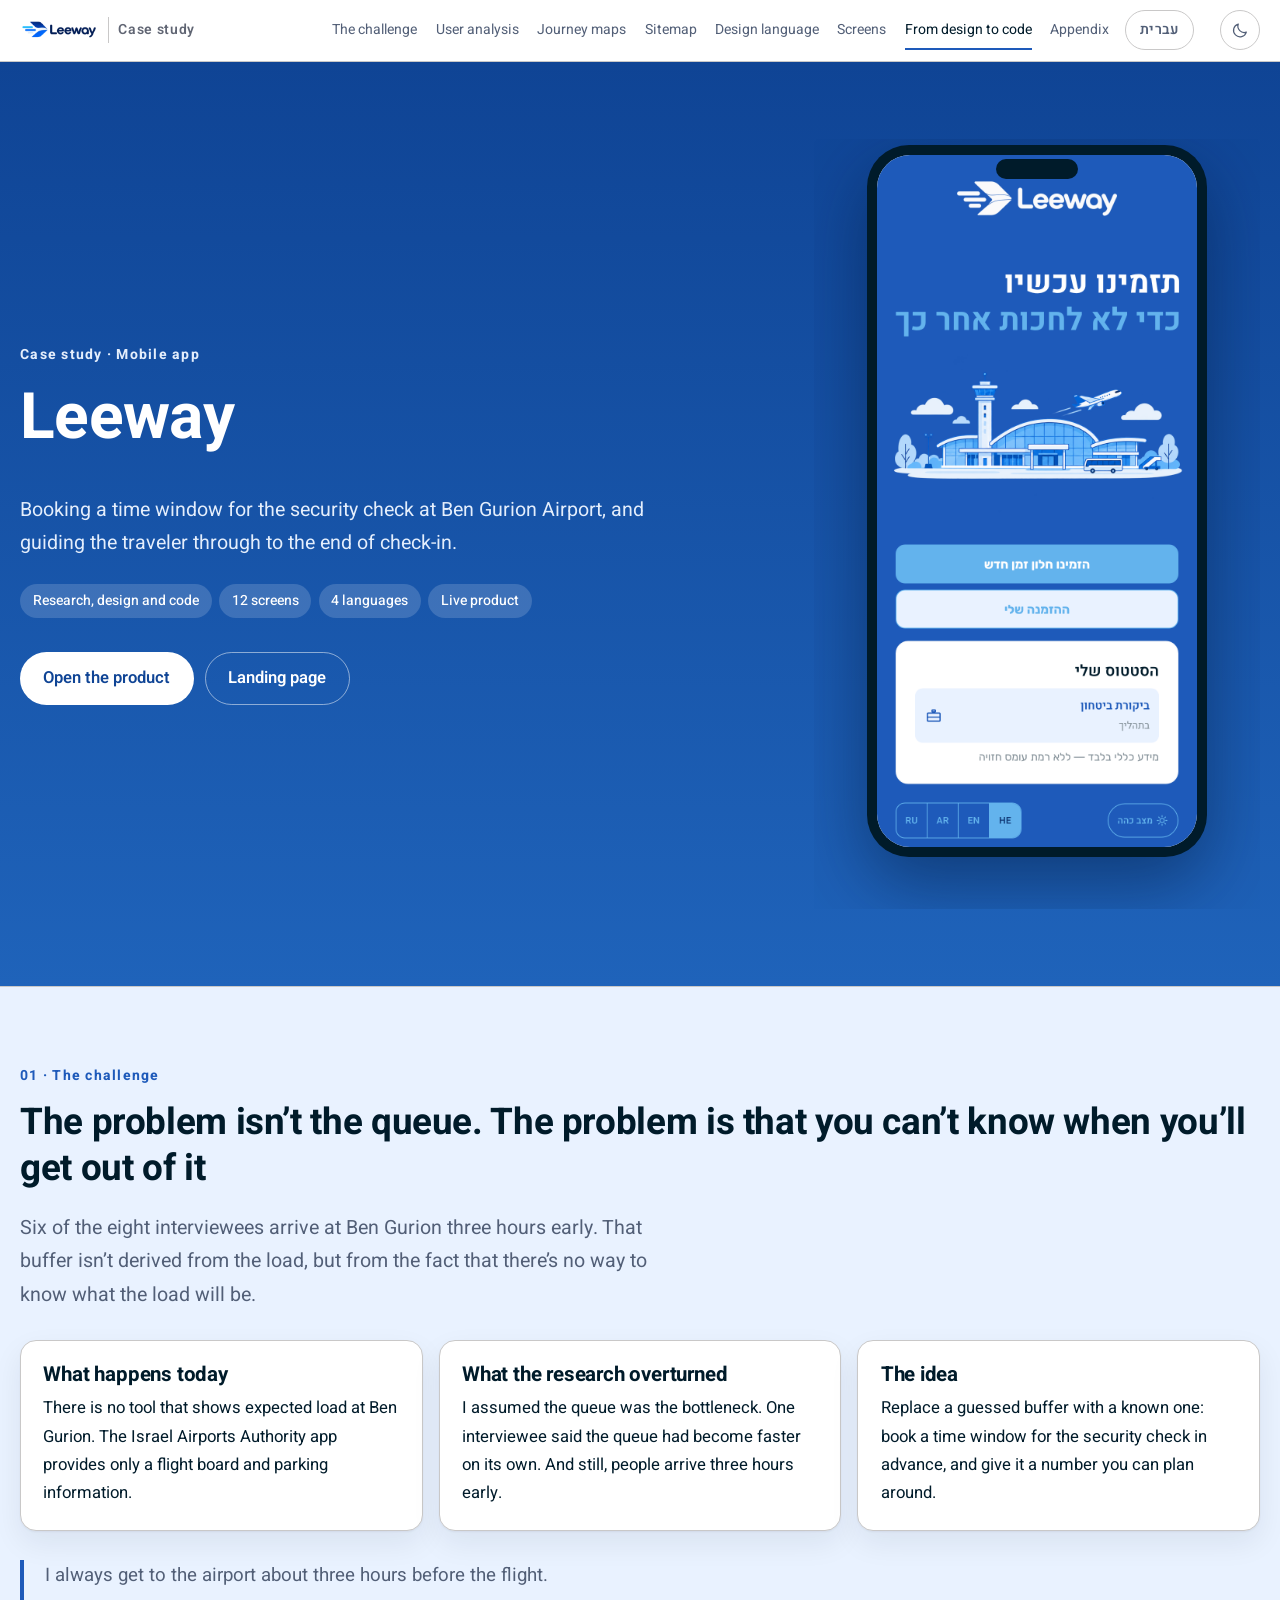
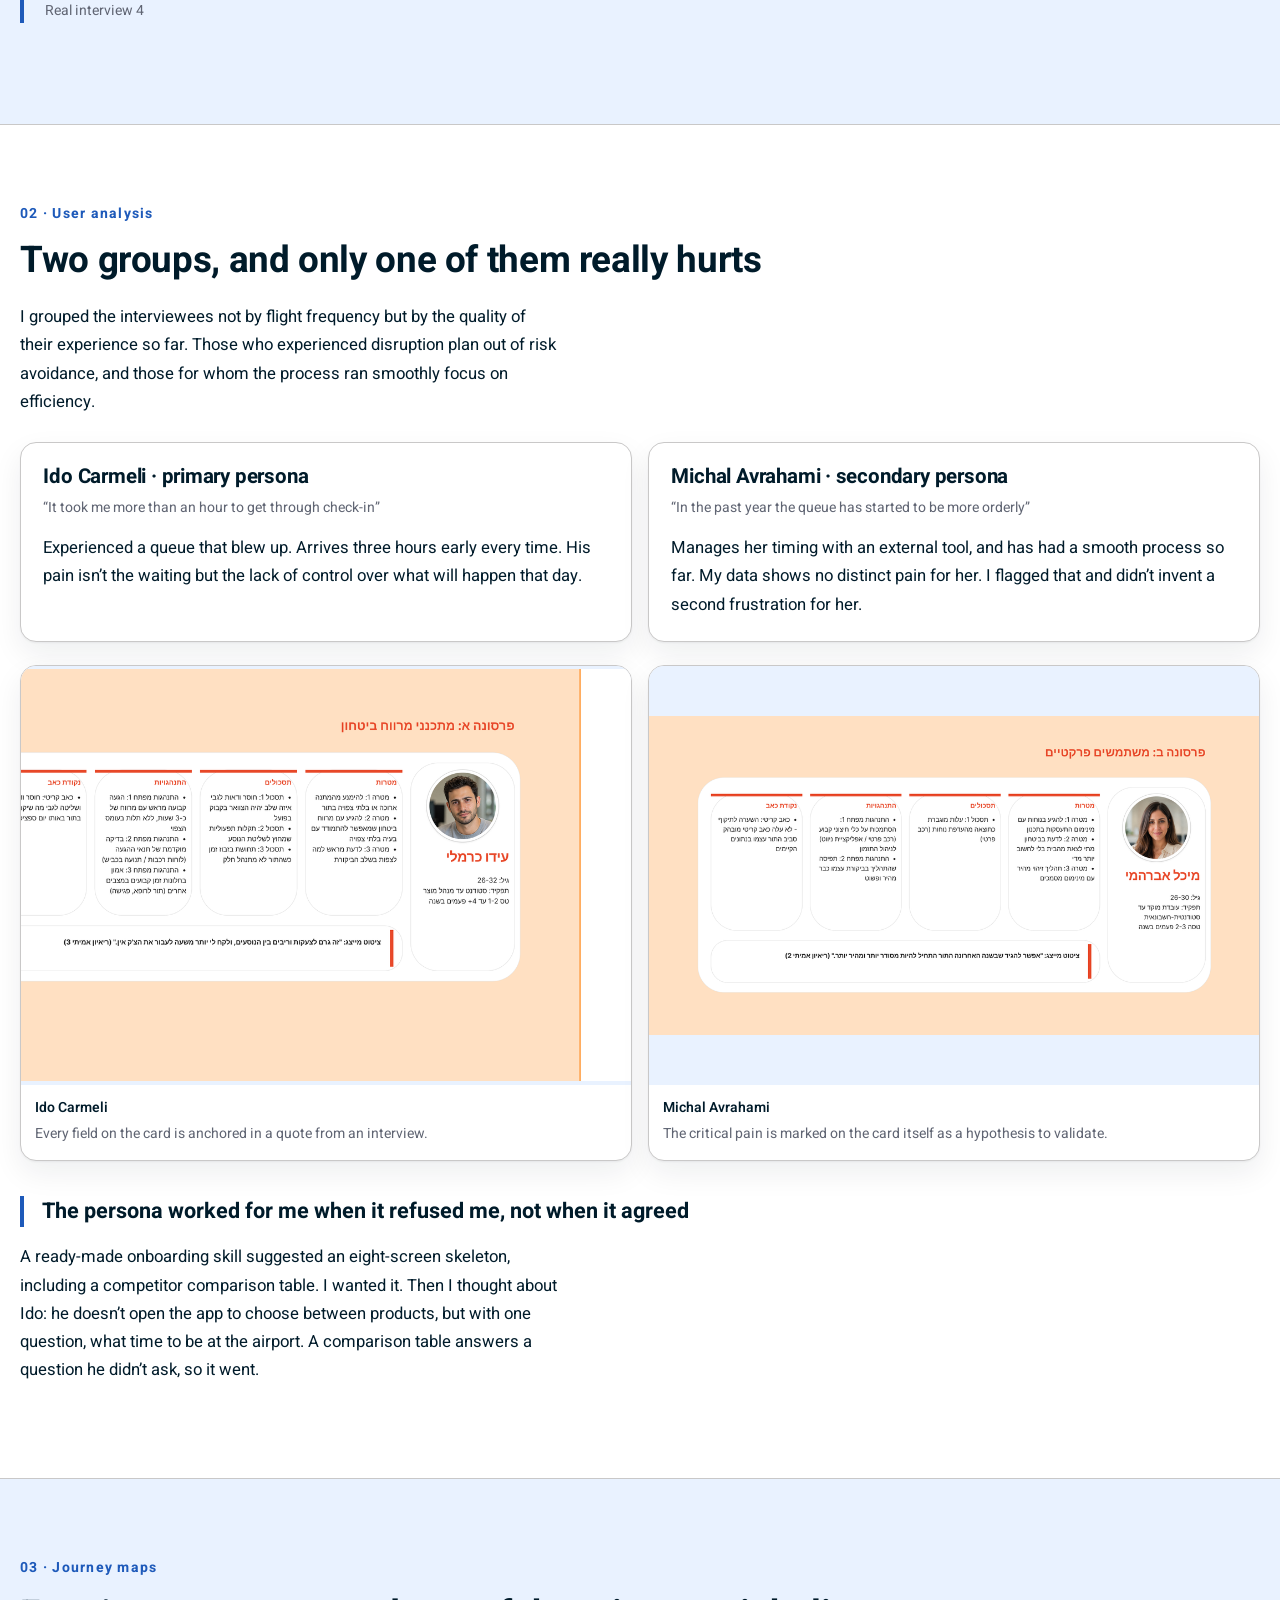
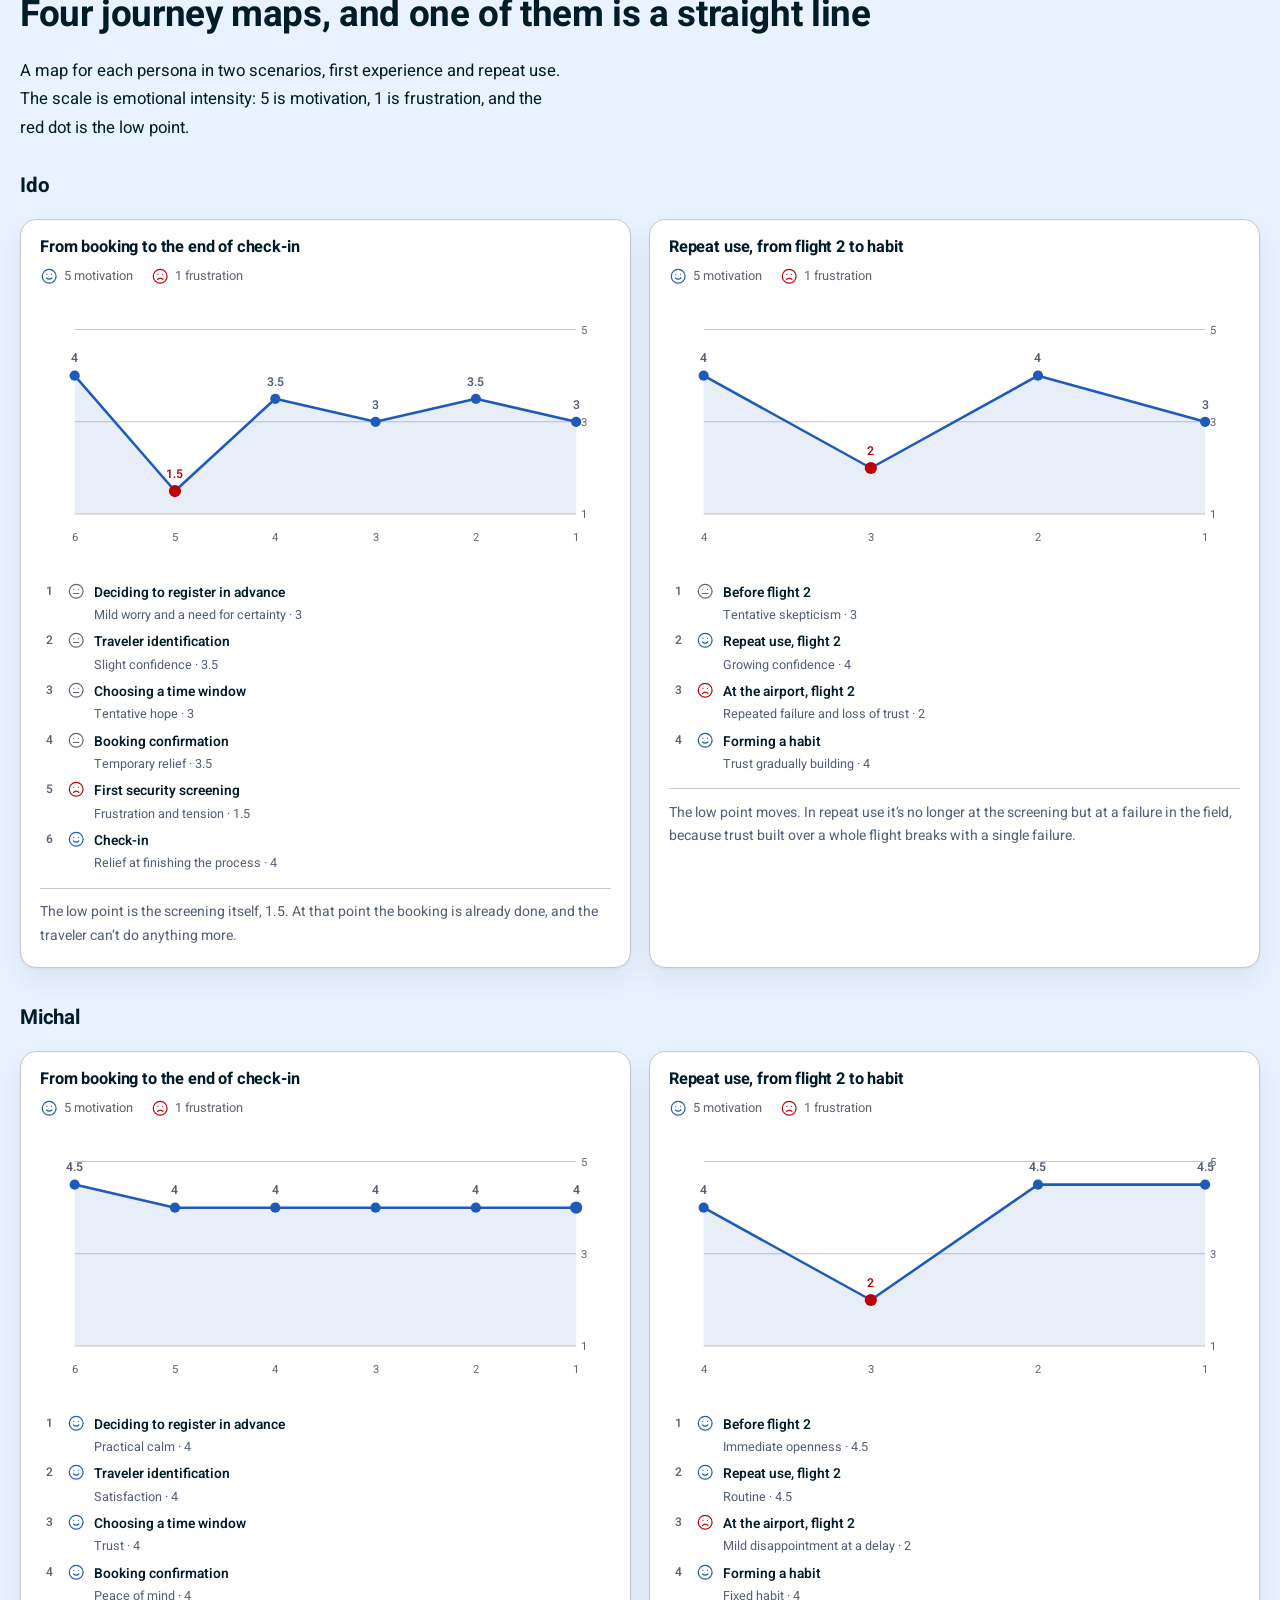
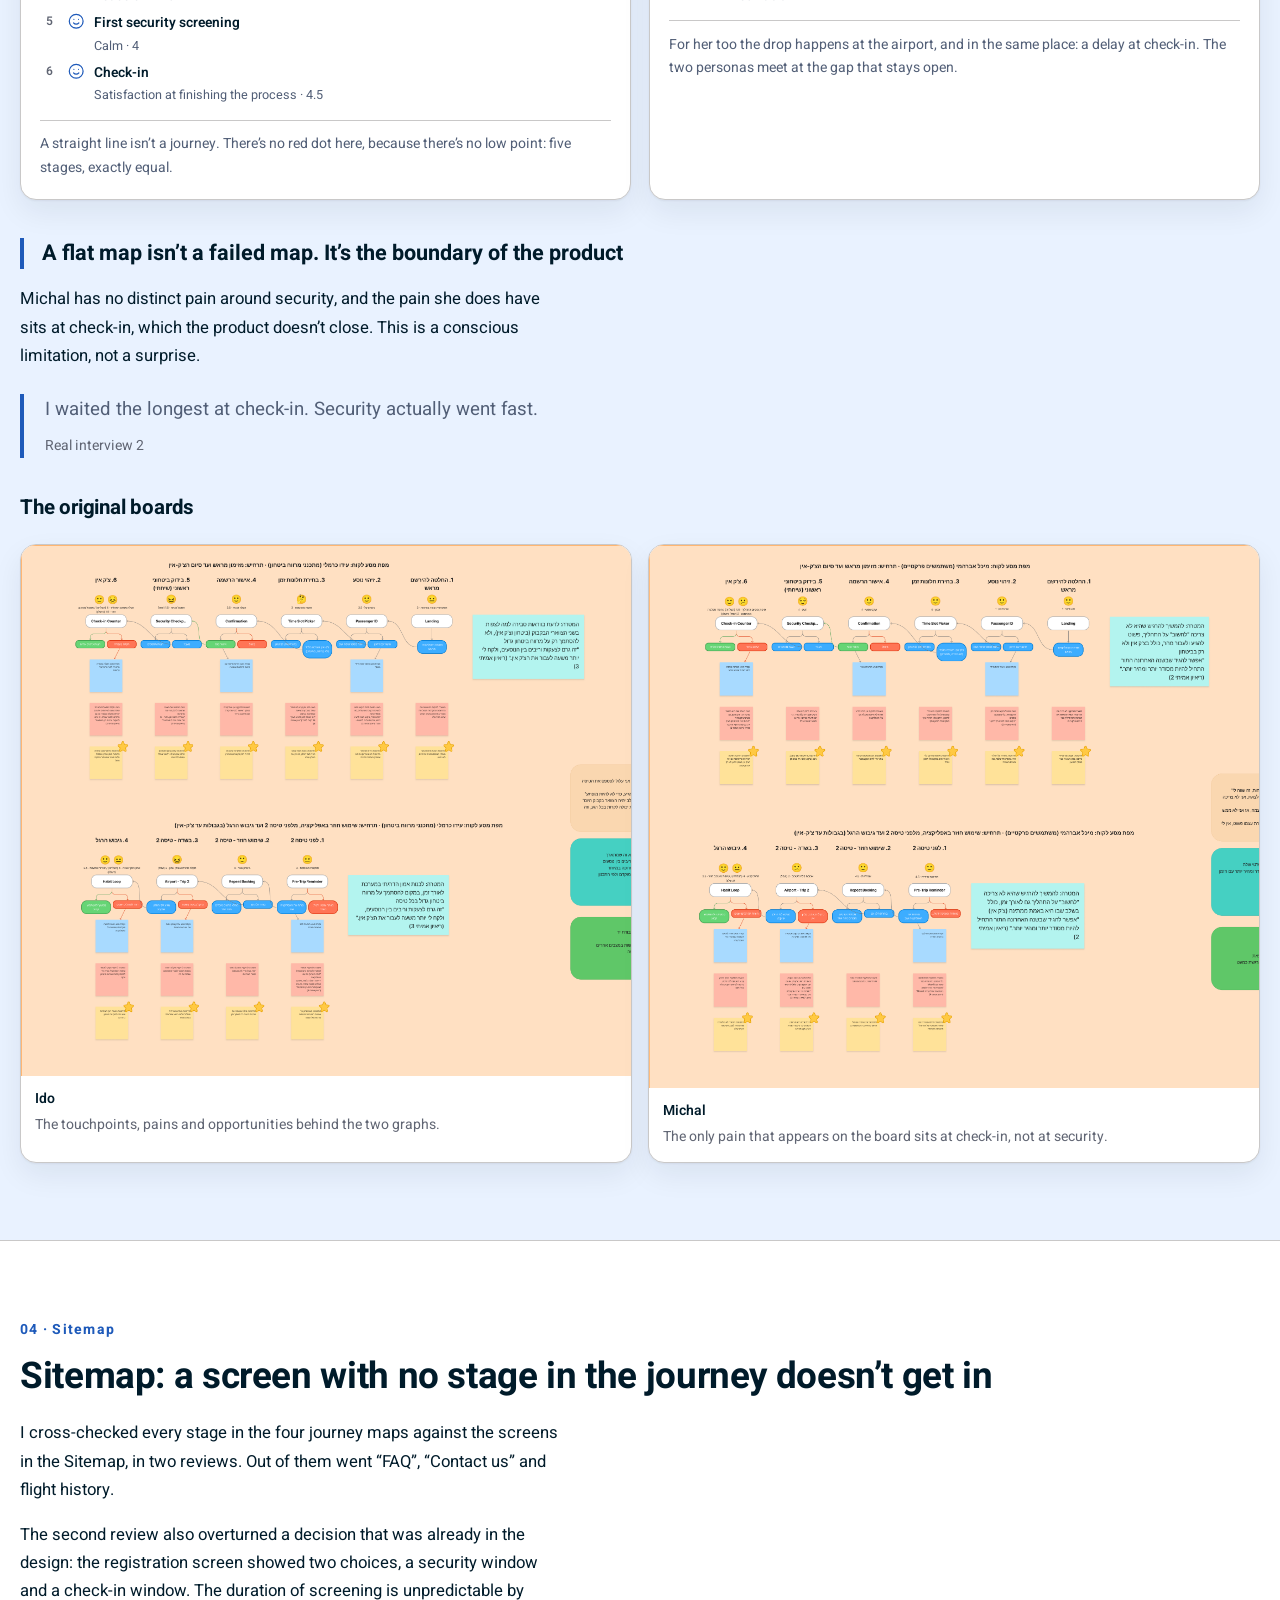
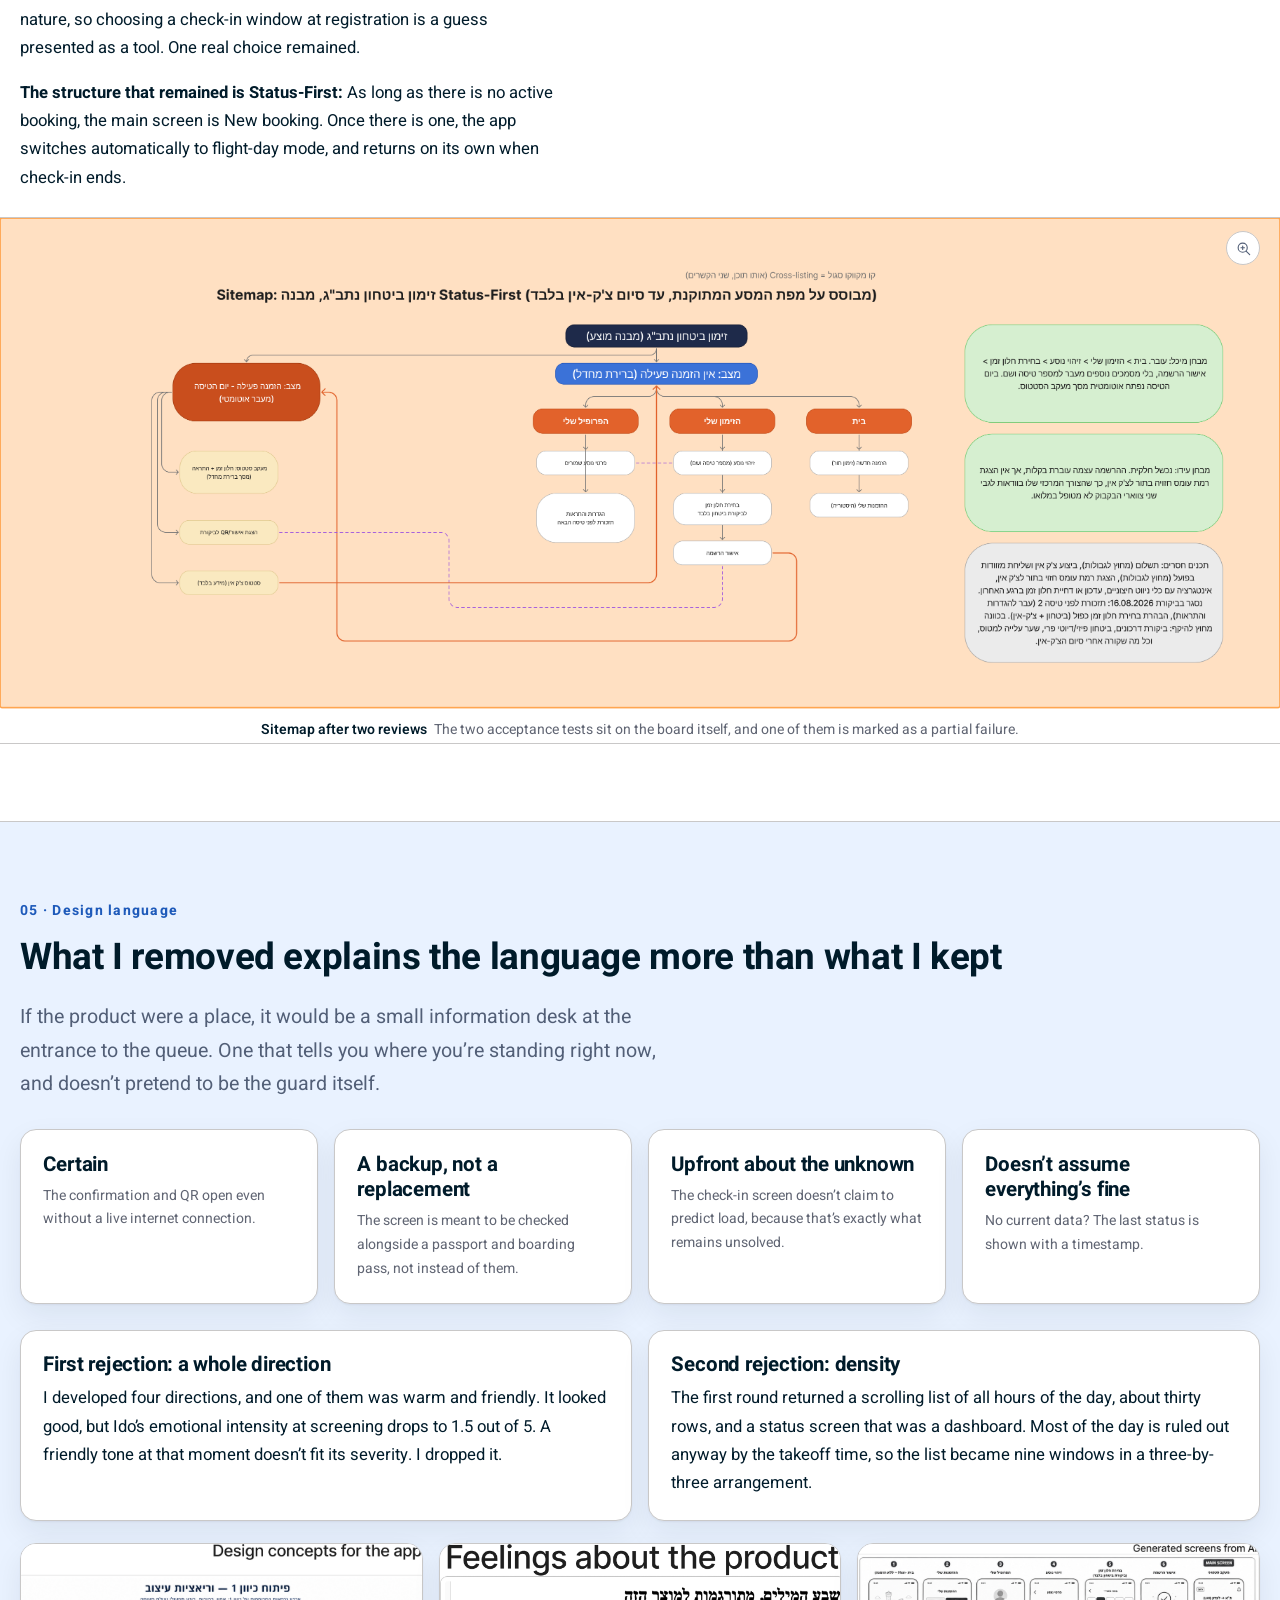
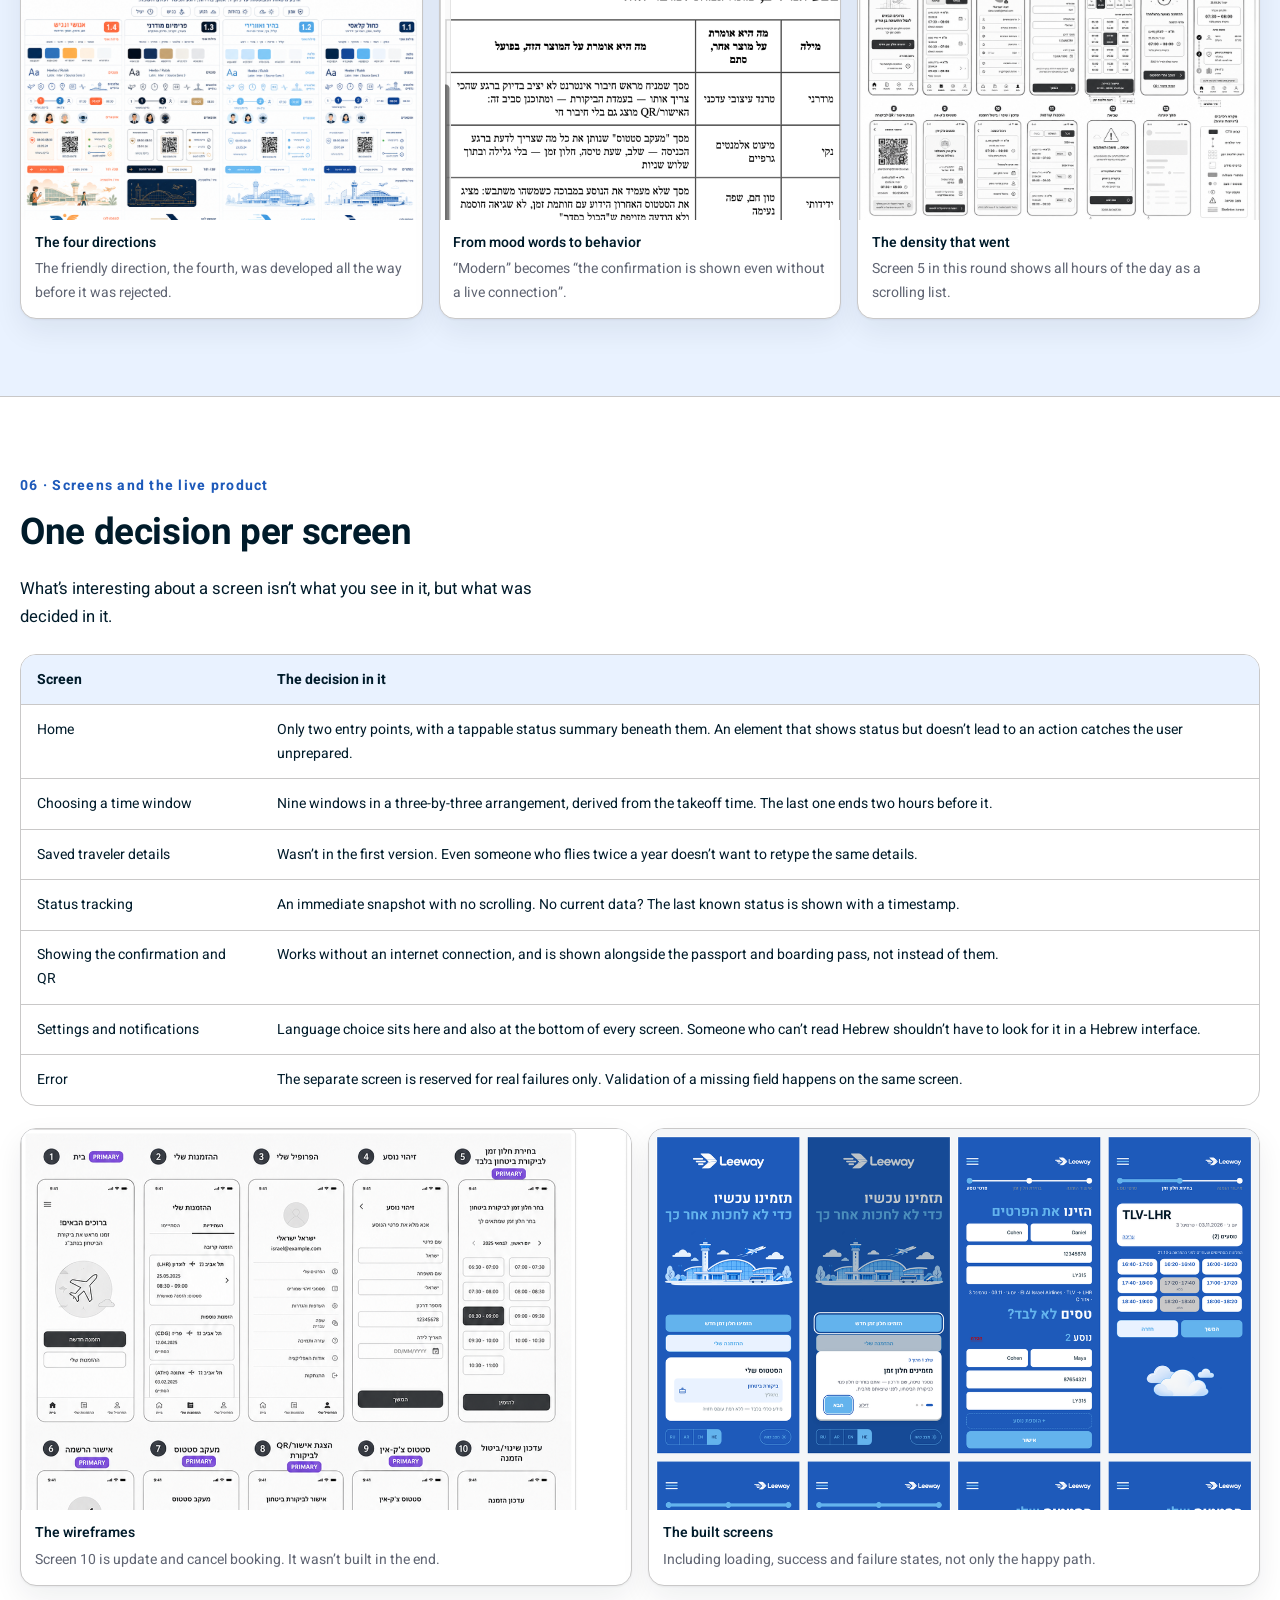
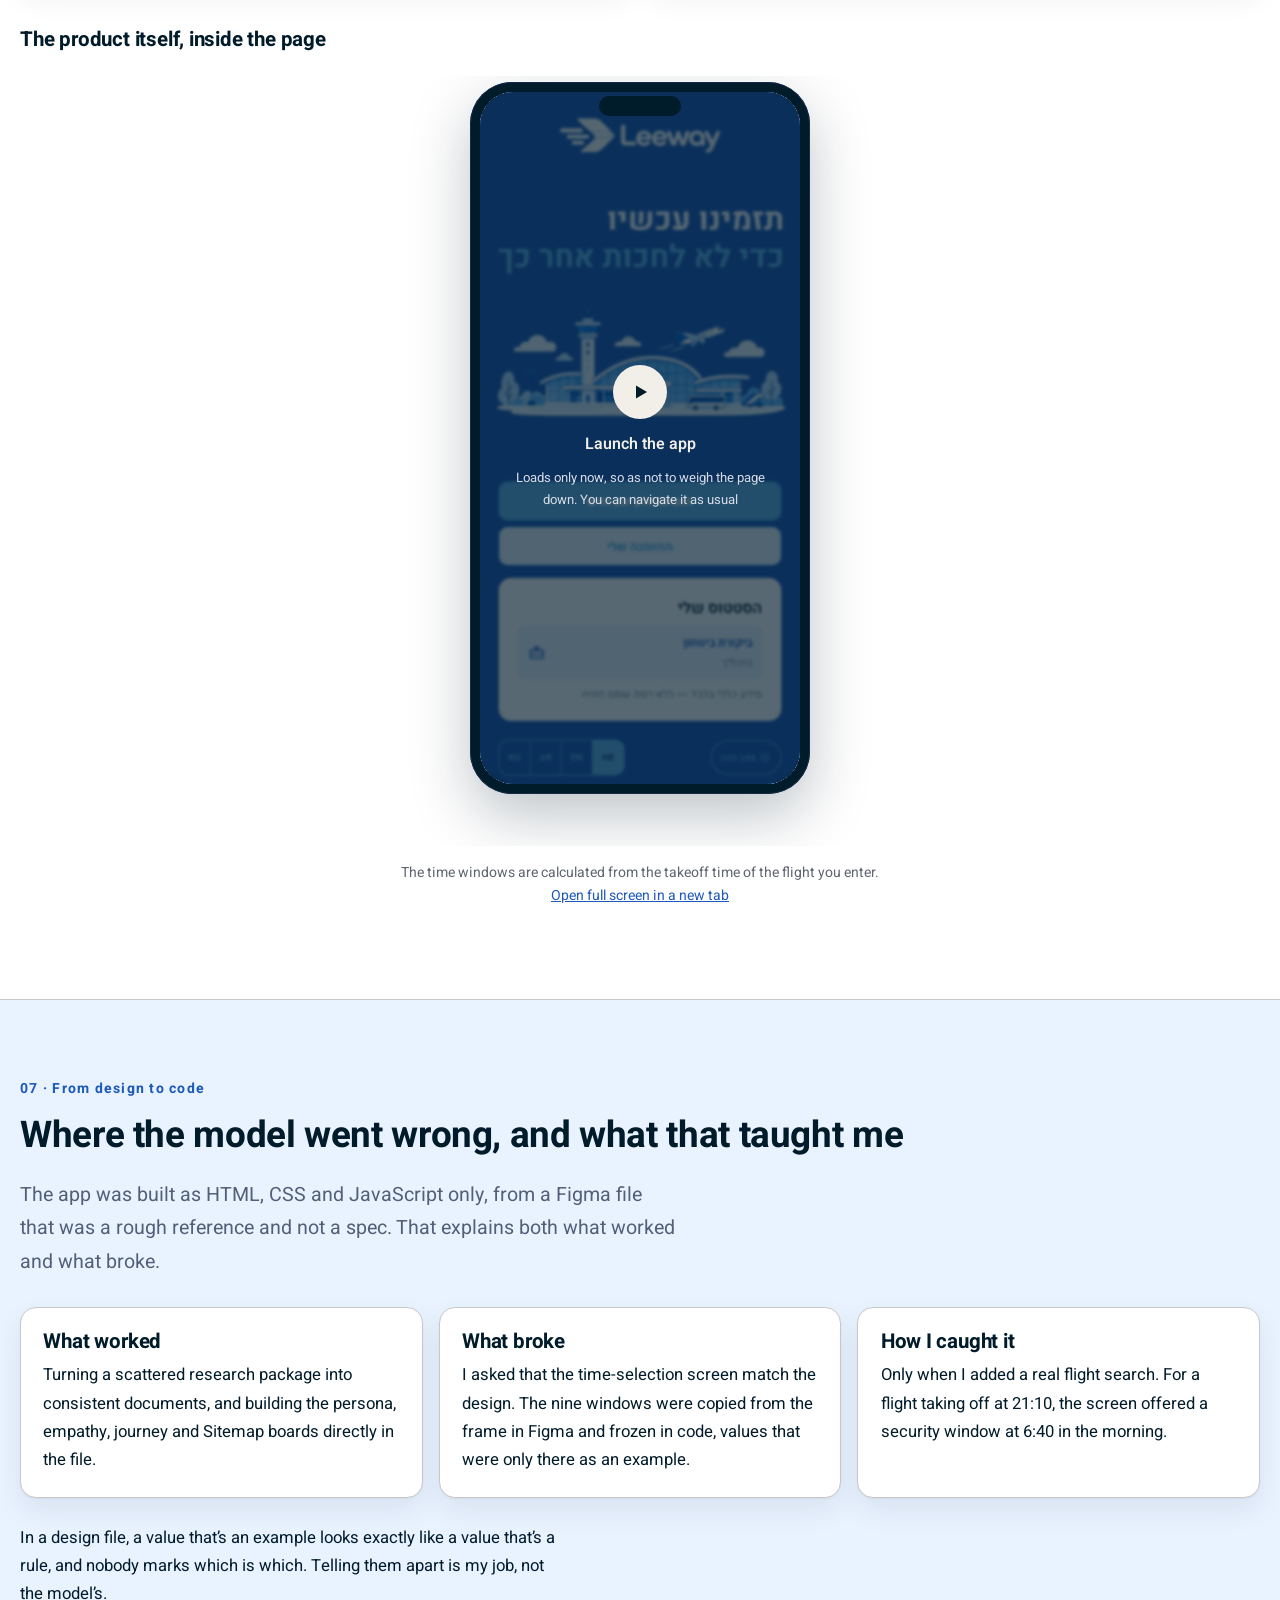
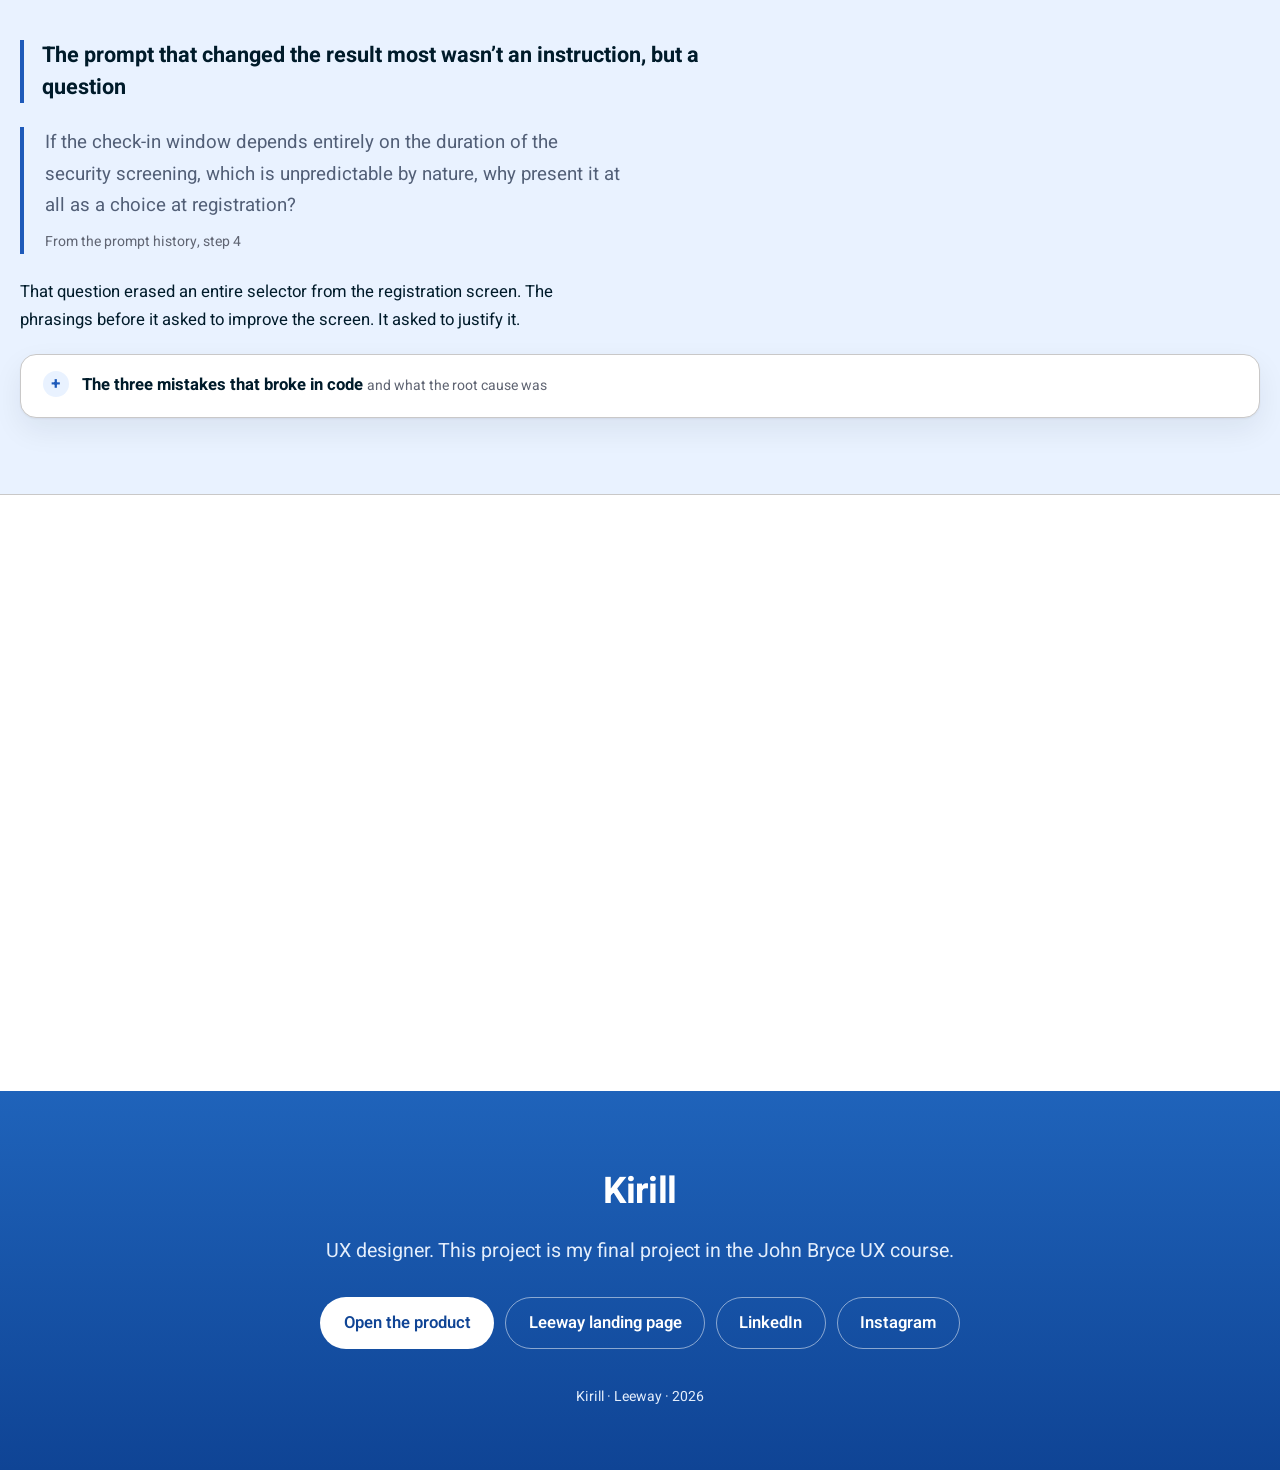
<file: case/index_v2_en.html>
<!doctype html>
<html lang="en" dir="ltr">
<head>
<meta charset="utf-8">
<meta name="robots" content="noindex">
<meta name="viewport" content="width=device-width, initial-scale=1">
<title>Leeway · Case Study</title>
<meta name="description" content="How I built an app that gives a traveler at Ben Gurion Airport a known window for the security check, instead of a guessed three-hour safety margin.">
<link rel="alternate" hreflang="he" href="index.html">
<link rel="alternate" hreflang="en" href="index-en.html">
<meta name="theme-color" content="#FFFFFF">

<link rel="preconnect" href="https://fonts.googleapis.com">
<link rel="preconnect" href="https://fonts.gstatic.com" crossorigin>
<link href="https://fonts.googleapis.com/css2?family=Heebo:wght@400;500;600;700&display=swap" rel="stylesheet">

<style>
:root{
  --bg:#FFFFFF; --bg-soft:#E9F2FF; --card:#FFFFFF;
  --fg:#001B2A; --fg-soft:#525F77; --fg-faint:#606573;
  --line:#C9C8C8; --accent:#1E5ABA; --accent-fg:#FFFFFF; --accent-soft:#E9F2FF;
  --low:#BB0307;
  --font-display:"Heebo", system-ui, sans-serif;
  --font-body:"Heebo", system-ui, sans-serif;
  --w-display:700;
  --t-hero:clamp(2.3rem,5.2vw,4rem);
  --t-h2:clamp(1.6rem,3.1vw,2.3rem);
  --t-h3:clamp(1.05rem,1.9vw,1.28rem);
  --t-body:clamp(1rem,1.3vw,1.07rem);
  --t-small:.875rem;
  --r:12px; --r-lg:16px; --r-pill:999px;
  --shadow:0 1px 2px rgba(0,27,42,.05), 0 12px 30px rgba(0,27,42,.07);
  --line-w:1px;
  --lh:1.7; --pad-sec:clamp(2.8rem,6.5vw,4.8rem); --gap:1rem;
  --wrap:1240px; --measure:60ch;
  --img-filter:none;
}
:root[data-theme="dark"]{
    --bg:#07192F; --bg-soft:#0B284B; --card:#182A4A;
    --fg:#F2EFE9; --fg-soft:#C9CEDE; --fg-faint:#AEB6C6;
    --line:#2B3D5C; --accent:#63B3ED; --accent-fg:#001B2A; --accent-soft:#0F3673;
    --low:#EE7B75;
    --shadow:0 1px 2px rgba(0,0,0,.4), 0 12px 30px rgba(0,0,0,.45);
}

*,*::before,*::after{box-sizing:border-box}
html{scroll-behavior:smooth; scroll-padding-top:5.5rem; overflow-x:clip}
body{margin:0; background:var(--bg); color:var(--fg); font-family:var(--font-body);
  font-size:var(--t-body); line-height:var(--lh); -webkit-font-smoothing:antialiased; overflow-x:clip}
img{max-width:100%; height:auto; display:block; filter:var(--img-filter)}
a{color:var(--accent)}
h1,h2,h3,h4{font-family:var(--font-display); line-height:1.25; margin:0 0 .55em; letter-spacing:-.01em}
h1,h2{font-weight:var(--w-display)}
h3{font-weight:700; font-size:var(--t-h3)}
h2{font-size:var(--t-h2)}
p{margin:0 0 1em; max-width:var(--measure)}
ul{padding-inline-start:1.2em; max-width:var(--measure)}
li{margin-bottom:.4em}

.wrap{width:min(100% - 2.5rem, var(--wrap)); margin-inline:auto}
section{padding-block:var(--pad-sec); border-top:var(--line-w) solid var(--line)}
section:first-of-type{border-top:0}
.soft{background:var(--bg-soft)}

.eyebrow{font-size:var(--t-small); font-weight:700; letter-spacing:.09em; color:var(--accent); margin:0 0 .7rem}
.lead{font-size:calc(var(--t-body)*1.18); color:var(--fg-soft)}
.tiny{font-size:var(--t-small); color:var(--fg-faint)}

.bar-track{position:fixed; inset-block-start:0; inset-inline:0; height:3px; z-index:60}
.bar{height:100%; width:0; background:var(--accent); transition:width .12s linear}

.nav{position:sticky; top:0; z-index:50; background:color-mix(in srgb, var(--bg) 92%, transparent); backdrop-filter:blur(12px); border-bottom:var(--line-w) solid var(--line)}
.nav-in{width:min(100% - 2.5rem, var(--wrap)); margin-inline:auto; display:flex; align-items:center; gap:1rem; height:3.8rem}
.nav-name{display:inline-flex; align-items:center; gap:.6rem; margin-inline-end:auto; white-space:nowrap}
.nav-logo{height:26px; width:auto; display:block}
.nav-logo--dark{display:none}
:root[data-theme="dark"] .nav-logo--light{display:none}
:root[data-theme="dark"] .nav-logo--dark{display:block}
.theme-btn{min-height:40px; min-width:40px; display:inline-grid; place-items:center; cursor:pointer;
  border-radius:var(--r-pill); border:var(--line-w) solid var(--line); background:var(--card);
  color:var(--fg-soft); font:inherit; flex:0 0 auto; margin-inline-start:.6rem;
  transition:border-color .15s ease, color .15s ease}
.theme-btn:hover{border-color:var(--accent); color:var(--fg)}
.lang-btn{min-height:40px; min-width:40px; padding-inline:.85rem; display:inline-flex; align-items:center; justify-content:center; border-radius:var(--r-pill);
  border:var(--line-w) solid var(--line); background:transparent; color:var(--fg-soft); font:inherit; font-size:var(--t-small); font-weight:600; text-decoration:none; letter-spacing:.03em}
.lang-btn:hover{border-color:var(--accent); color:var(--fg)}
.lang-btn:focus-visible{outline:2px solid var(--accent); outline-offset:2px}
.theme-btn .ico{width:1.15rem; height:1.15rem}
.theme-btn .i-sun{display:none}
:root[data-theme="dark"] .theme-btn .i-sun{display:block}
:root[data-theme="dark"] .theme-btn .i-moon{display:none}
.nav-name span{font-size:var(--t-small); font-weight:600; color:var(--fg-faint); letter-spacing:.05em;
  padding-inline-start:.6rem; border-inline-start:var(--line-w) solid var(--line);
  align-self:stretch; display:inline-flex; align-items:center}
@media (max-width:480px){.nav-name span{display:none}}
.nav-links{display:flex; gap:1.15rem; overflow-x:auto; scrollbar-width:none}
.nav-links::-webkit-scrollbar{display:none}
.nav-links a{color:var(--fg-soft); text-decoration:none; font-size:var(--t-small); white-space:nowrap; padding-block:.4rem; border-bottom:2px solid transparent}
.nav-links a:hover{color:var(--fg)}
.nav-links a.on{color:var(--fg); border-bottom-color:var(--accent)}
@media (max-width:1100px){.nav-links{display:none}}

.btn{display:inline-flex; align-items:center; gap:.5rem; min-height:44px; padding:.7rem 1.4rem; border-radius:var(--r-pill); text-decoration:none; font-weight:600; border:var(--line-w) solid transparent; transition:transform .15s ease}
.btn:hover{transform:translateY(-2px)}
.btn-1{background:var(--accent); color:var(--accent-fg)}
.btn-2{background:transparent; color:var(--fg); border-color:var(--line)}
.btn-row{display:flex; flex-wrap:wrap; gap:.7rem; margin-top:1.8rem}

/* tags, not buttons: no outline, soft background only */
.chips{display:flex; flex-wrap:wrap; gap:.45rem; margin:0; padding:0; list-style:none}
.chip{font-size:var(--t-small); font-weight:500; padding:.32rem .8rem; border-radius:var(--r-pill);
  background:var(--accent-soft); color:var(--accent); border:0}

.grid{display:grid; gap:var(--gap)}
.g2{grid-template-columns:repeat(auto-fit,minmax(min(19rem,100%),1fr))}
.g3{grid-template-columns:repeat(auto-fit,minmax(min(15rem,100%),1fr))}
.g4{grid-template-columns:repeat(auto-fit,minmax(min(12rem,100%),1fr))}
.card{background:var(--card); border:var(--line-w) solid var(--line); border-radius:var(--r-lg); padding:1.4rem; box-shadow:var(--shadow)}
.card h3{margin-bottom:.35rem}
.card p{max-width:none}
.card p:last-child{margin-bottom:0}
.card-num{font-family:var(--font-display); font-size:2.1rem; font-weight:var(--w-display); color:var(--accent); line-height:1; margin-bottom:.3rem}

.quote{border-inline-start:4px solid var(--accent); padding-inline-start:1.3rem; font-size:calc(var(--t-body)*1.12); margin:1.5rem 0; max-width:var(--measure); color:var(--fg-soft)}
.quote cite{display:block; font-size:var(--t-small); color:var(--fg-faint); font-style:normal; margin-top:.5rem}

.claim{font-family:var(--font-display); font-weight:700; font-size:calc(var(--t-body)*1.3); line-height:1.45;
  max-width:var(--measure); margin:0 0 1rem; padding-inline-start:1.1rem; border-inline-start:4px solid var(--accent)}

.gallery{display:grid; gap:1rem; margin-block-start:1.4rem;
  grid-template-columns:repeat(auto-fit,minmax(min(var(--col,20rem),100%),1fr))}
.gallery--one{grid-template-columns:minmax(0,min(56rem,100%)); justify-content:start}
.gallery button{
  display:flex; flex-direction:column; width:100%; padding:0; text-align:start; font:inherit; color:inherit;
  background:var(--card); border:var(--line-w) solid var(--line); border-radius:var(--r-lg);
  overflow:hidden; cursor:zoom-in; box-shadow:var(--shadow); position:relative;
  transition:border-color .15s ease, transform .15s ease}
.gallery button:hover,.gallery button:focus-visible{border-color:var(--accent); transform:translateY(-2px)}
.gallery button:focus-visible{outline:2px solid var(--accent); outline-offset:2px}
.shot{aspect-ratio:var(--ar,16/10); display:grid; place-items:center; overflow:hidden; background:var(--bg-soft)}
.shot img{max-width:100%; max-height:100%; width:auto; height:auto; object-fit:contain}
.zoom{position:absolute; inset-block-start:.6rem; inset-inline-end:.6rem; width:34px; height:34px;
  display:grid; place-items:center; border-radius:var(--r-pill); background:var(--card);
  border:var(--line-w) solid var(--line); color:var(--fg-soft);
  opacity:0; transform:scale(.9); transition:opacity .15s ease, transform .15s ease; pointer-events:none}
.gallery button:hover .zoom,.gallery button:focus-visible .zoom{opacity:1; transform:none}
.cap{display:block; padding:.7rem .85rem .85rem; font-size:var(--t-small); color:var(--fg-faint)}
.cap b{display:block; color:var(--fg); font-weight:600; margin-block-end:.15rem}

/* ══ Breaking out of the box ══
   A board built to be read across doesn't fit in a text column.
   It leaves the wrapper and takes the full screen width. */
.bleed{width:100vw; max-width:100vw; margin-inline:calc(50% - 50vw)}
.board{margin-block:1.6rem 0; background:var(--card);
  border-block:var(--line-w) solid var(--line)}
.board button{display:block; width:100%; padding:0; margin:0; border:0; background:none;
  font:inherit; color:inherit; cursor:zoom-in; position:relative}
.board button:focus-visible{outline:2px solid var(--accent); outline-offset:-3px}
/* The board is built to be read across, so it spans edge to edge with no height cap.
   That is why it left the card in the first place. */
.board img{width:100%; height:auto}
.board .board-cap{width:min(100% - 2.5rem, var(--wrap)); margin-inline:auto;
  padding-block:.75rem .95rem; font-size:var(--t-small); color:var(--fg-faint); text-align:start}
.board .board-cap b{color:var(--fg); font-weight:600; margin-inline-end:.4rem}
.board .zoom{opacity:1; transform:none; inset-block-start:.8rem; inset-inline-end:1.25rem}

dialog.lightbox{border:0; padding:0; background:none; width:100%; height:100%; max-width:100vw; max-height:100vh; margin:0}
dialog.lightbox::backdrop{background:rgb(11 13 20 / .88)}
.lb-in{display:flex; flex-direction:column; height:100%; padding:1rem; gap:.75rem}
.lb-in img{flex:1 1 auto; min-height:0; width:100%; object-fit:contain; border-radius:var(--r); background:#0f1219}
.lb-bar{display:flex; align-items:center; justify-content:space-between; gap:1rem; color:#ECE7DD}
.lb-bar p{margin:0; color:#B9B1A2; font-size:var(--t-small); max-width:none}
.lb-close{min-height:44px; min-width:44px; border-radius:var(--r-pill); cursor:pointer;
  border:1px solid rgb(236 231 221 / .35); background:none; color:#ECE7DD; font:inherit; font-size:1.1rem}

.more{border:var(--line-w) solid var(--line); border-radius:var(--r-lg); background:var(--card);
  padding:0 1.4rem; box-shadow:var(--shadow); margin-block-start:1.2rem}
.more+.more{margin-block-start:.8rem}
.more>summary{cursor:pointer; list-style:none; padding:1.05rem 0; font-family:var(--font-display);
  font-weight:700; position:relative; padding-inline-start:2.4rem}
.more>summary::-webkit-details-marker{display:none}
.more>summary::before{content:"+"; position:absolute; inset-inline-start:0; inset-block-start:1.05rem;
  width:1.6rem; height:1.6rem; display:grid; place-items:center;
  border-radius:var(--r-pill); background:var(--accent-soft); color:var(--accent); font-size:1.05rem; line-height:1}
.more[open]>summary::before{content:"–"}
.more>summary span{font-family:var(--font-body); font-weight:400; font-size:var(--t-small); color:var(--fg-faint)}
.more>div{padding-block:.2rem 1.3rem}
.more p:last-child{margin-bottom:0}

.scroll-x{overflow-x:auto; -webkit-overflow-scrolling:touch; margin:1.4rem 0;
  border:var(--line-w) solid var(--line); border-radius:var(--r-lg); background:var(--card)}
table{border-collapse:collapse; width:100%; min-width:620px; font-size:var(--t-small)}
th,td{text-align:start; padding:.8rem 1rem; border-bottom:var(--line-w) solid var(--line); vertical-align:top}
tr:last-child td{border-bottom:0}
th{font-weight:700; background:var(--bg-soft); white-space:nowrap}
.pill{font-size:.75rem; padding:.2rem .7rem; border-radius:var(--r-pill); white-space:nowrap; display:inline-block}
.pill.done{background:var(--accent-soft); color:var(--accent)}
:root[data-theme="dark"] .pill.done{color:#DCEBFB}
.pill.next{background:var(--bg-soft); color:var(--fg-soft); border:var(--line-w) solid var(--line)}

.jmaps{display:grid; gap:1.1rem; margin-block-start:1.2rem;
  grid-template-columns:repeat(auto-fit,minmax(min(26rem,100%),1fr))}
.jmap{border:var(--line-w) solid var(--line); border-radius:var(--r-lg); background:var(--card);
  padding:1.1rem 1.2rem 1.2rem; box-shadow:var(--shadow)}
.jmap h4{margin:0 0 .5rem; font-size:1.02rem}
.jscale{display:flex; gap:1.1rem; margin:0 0 .7rem; max-width:none; font-size:.8rem; color:var(--fg-faint)}
.jscale span{display:inline-flex; align-items:center; gap:.35rem}
.jchart{display:block; width:100%; height:auto; overflow:visible; min-height:170px}
.jg{stroke:var(--line); stroke-width:1}
.ja{fill:var(--accent); opacity:.10}
.jl{fill:none; stroke:var(--accent); stroke-width:2.5; stroke-linejoin:round; stroke-linecap:round}
.jd{fill:var(--accent)}
.jd--low{fill:var(--low)}
.jt,.jn{fill:var(--fg-faint); font-size:11px; font-family:var(--font-body); text-anchor:middle}
.jv{fill:var(--fg-soft); font-size:12px; font-weight:600; font-family:var(--font-body); text-anchor:middle}
.jv--low{fill:var(--low)}
.jlegend{list-style:none; margin:.8rem 0 0; padding:0; display:grid; gap:.3rem; max-width:none}
.jlegend li{display:grid; grid-template-columns:1.2rem 1.15rem 1fr; gap:.5rem; align-items:start; margin:0}
.jn-num{font-size:.75rem; font-weight:600; color:var(--fg-faint); text-align:center; line-height:1.5}
.jn-body b{font-size:.86rem; color:var(--fg); font-weight:600; display:block}
.jn-body span{display:block; font-size:.79rem; color:var(--fg-soft)}
.jnote{margin:.8rem 0 0; padding-block-start:.7rem; border-block-start:var(--line-w) solid var(--line);
  font-size:var(--t-small); color:var(--fg-soft); max-width:none}
.ico{width:1.15rem; height:1.15rem; flex:0 0 auto; stroke:currentColor; fill:none; stroke-width:1.6;
  stroke-linecap:round; stroke-linejoin:round}
.ico--hi{color:var(--accent)}
.ico--mid{color:var(--fg-faint)}
.ico--lo{color:var(--low)}

.phone-stage{width:100%; overflow:hidden; display:flex; justify-content:center; padding:6px 1rem 3.25rem}
.phone{--pw:340px; width:var(--pw); position:relative; flex-shrink:0;
  border-radius:42px; padding:10px; background:#001B2A;
  box-shadow:0 22px 60px rgb(0 27 42 / .26), 0 0 0 1px #182A4A inset;
  transform:scale(var(--s,1)); transform-origin:top center; margin-block-end:var(--gap-fix,0px)}
.phone__screen{position:relative; width:100%; aspect-ratio:390/844; border-radius:33px; overflow:hidden; background:#FFFFFF}
.phone__screen>iframe,.phone__poster{position:absolute; inset:0; width:100%; height:100%; border:0}
.phone__poster{display:block; object-fit:cover}
.phone__notch{position:absolute; inset-block-start:14px; inset-inline-start:calc(50% - 41px);
  width:82px; height:20px; border-radius:var(--r-pill); background:#001B2A; z-index:3}
.phone__start{position:absolute; inset:0; z-index:2; display:flex; flex-direction:column;
  align-items:center; justify-content:center; gap:.5rem; padding:2rem 1.4rem; cursor:pointer;
  border:0; font:inherit; color:#F2EFE9; text-align:center; background:rgb(0 27 42 / .66); backdrop-filter:blur(1.5px)}
.phone__start b{font-size:1rem; font-weight:600}
.phone__start span{font-size:.82rem; color:#D6DCE6; max-width:17rem}
.phone__start .play{display:grid; place-items:center; width:54px; height:54px; border-radius:var(--r-pill);
  background:#F2EFE9; color:#001B2A; margin-block-end:.3rem}
.demo__note{text-align:center; color:var(--fg-faint); font-size:var(--t-small); margin-block-start:.9rem; max-width:none}

.hero{display:grid; gap:clamp(1.5rem,4vw,3.5rem); align-items:center;
  grid-template-columns:minmax(0,1.25fr) minmax(0,.75fr)}
@media (max-width:900px){ .hero{grid-template-columns:1fr} }

footer{padding-block:var(--pad-sec) 3rem; border-top:var(--line-w) solid var(--line); text-align:center}
footer p{margin-inline:auto}
footer .btn-row{justify-content:center}

#top, footer{color:#FFFFFF; border:0}
#top{background:linear-gradient(180deg,#0F4495 0%,#1F63BA 100%)}
footer{background:linear-gradient(180deg,#1F63BA 0%,#0F4495 100%)}
:root[data-theme="dark"] #top{background:linear-gradient(180deg,#061527 0%,#0B284B 100%)}
:root[data-theme="dark"] footer{background:linear-gradient(180deg,#0B284B 0%,#061527 100%)}
#top h1, #top h2, footer h2{color:#FFFFFF}
#top .eyebrow{color:#E4EEFC}
#top .lead, footer .lead{color:#E4EEFC}
#top .tiny, footer .tiny{color:#E4EEFC}
#top .chip{background:rgb(255 255 255 / .16); color:#FFFFFF; border:0}
#top .btn-1, footer .btn-1{background:#FFFFFF; color:#0F4495}
#top .btn-2, footer .btn-2{color:#FFFFFF; border-color:rgb(255 255 255 / .5)}
footer a{color:#FFFFFF}
#top .phone{box-shadow:0 26px 70px rgb(0 20 50 / .45)}

.reveal{opacity:0; transform:translateY(16px); transition:opacity .6s ease, transform .6s ease}
.reveal.in{opacity:1; transform:none}
@media (prefers-reduced-motion:reduce){
  html{scroll-behavior:auto}
  .reveal{opacity:1; transform:none; transition:none}
  .btn:hover,.gallery button:hover{transform:none}
  *,*::before,*::after{transition-duration:.001ms !important; animation-duration:.001ms !important}
}
</style>
</head>
<body>

<svg width="0" height="0" style="position:absolute" aria-hidden="true">
  <symbol id="f-hi" viewBox="0 0 24 24"><circle cx="12" cy="12" r="9"/><path d="M8.5 14.2c.9 1.1 2.1 1.7 3.5 1.7s2.6-.6 3.5-1.7"/><path d="M9 9.5h.01M15 9.5h.01"/></symbol>
  <symbol id="f-mid" viewBox="0 0 24 24"><circle cx="12" cy="12" r="9"/><path d="M8.5 15h7"/><path d="M9 9.5h.01M15 9.5h.01"/></symbol>
  <symbol id="f-lo" viewBox="0 0 24 24"><circle cx="12" cy="12" r="9"/><path d="M8.5 16.2c.9-1.1 2.1-1.7 3.5-1.7s2.6.6 3.5 1.7"/><path d="M9 9.5h.01M15 9.5h.01"/></symbol>
  <symbol id="i-zoom" viewBox="0 0 24 24"><circle cx="11" cy="11" r="6.5"/><path d="M15.8 15.8 21 21"/><path d="M8.5 11h5M11 8.5v5"/></symbol>
  <symbol id="i-moon" viewBox="0 0 24 24"><path d="M20 14.5A8.2 8.2 0 0 1 9.5 4a8.5 8.5 0 1 0 10.5 10.5z"/></symbol>
  <symbol id="i-sun" viewBox="0 0 24 24"><circle cx="12" cy="12" r="4.2"/><path d="M12 2.6v2.2M12 19.2v2.2M2.6 12h2.2M19.2 12h2.2M5.4 5.4l1.6 1.6M17 17l1.6 1.6M18.6 5.4L17 7M7 17l-1.6 1.6"/></symbol>
  <symbol id="i-play" viewBox="0 0 24 24"><path d="M8 5.5v13l11-6.5z" fill="currentColor" stroke="none"/></symbol>
</svg>

<div class="bar-track"><div class="bar" id="bar"></div></div>

<nav class="nav">
  <div class="nav-in">
    <span class="nav-name">
      <img class="nav-logo nav-logo--light" src="assets/logo-leeway-blue.webp" alt="Leeway" width="240" height="80">
      <img class="nav-logo nav-logo--dark" src="assets/logo-leeway-white.webp" alt="Leeway" width="240" height="80">
      <span>Case study</span>
    </span>
    <div class="nav-links">
      <a href="#challenge">The challenge</a>
      <a href="#users">User analysis</a>
      <a href="#journey">Journey maps</a>
      <a href="#sitemap">Sitemap</a>
      <a href="#language">Design language</a>
      <a href="#screens">Screens</a>
      <a href="#ai">From design to code</a>
      <a href="#appendix">Appendix</a>
    </div>
    <a class="lang-btn" href="index.html" hreflang="he" lang="he" aria-label="Read this case study in Hebrew" title="Read this case study in Hebrew">עברית</a>
    <button type="button" class="theme-btn" id="theme-btn" aria-label="Toggle display mode" title="Display mode">
      <svg class="ico i-moon" aria-hidden="true"><use href="#i-moon"/></svg>
      <svg class="ico i-sun" aria-hidden="true"><use href="#i-sun"/></svg>
    </button>
  </div>
</nav>

<section id="top">
  <div class="wrap">
    <div class="hero">
      <div>
        <p class="eyebrow">Case study · Mobile app</p>
        <h1 style="font-size:var(--t-hero)">Leeway</h1>
        <p class="lead">Booking a time window for the security check at Ben Gurion Airport, and guiding the traveler through to the end of check-in.</p>

        <ul class="chips" style="margin-top:1.5rem">
          <li class="chip">Research, design and code</li>
          <li class="chip">12 screens</li>
          <li class="chip">4 languages</li>
          <li class="chip">Live product</li>
        </ul>

        <div class="btn-row">
          <a class="btn btn-1" href="../">Open the product</a>
          <a class="btn btn-2" href="../landing/">Landing page</a>
        </div>
      </div>

      <div class="phone-stage">
        <div class="phone">
          <span class="phone__notch"></span>
          <div class="phone__screen">
            <img class="phone__poster" src="assets/app-poster.png" alt="Leeway home screen: a new-booking button, and a status summary beneath it">
          </div>
        </div>
      </div>
    </div>
  </div>
</section>

<section id="challenge" class="soft">
  <div class="wrap">
    <p class="eyebrow">01 · The challenge</p>
    <h2>The problem isn’t the queue. The problem is that you can’t know when you’ll get out of it</h2>
    <p class="lead">Six of the eight interviewees arrive at Ben Gurion three hours early. That buffer isn’t derived from the load, but from the fact that there’s no way to know what the load will be.</p>

    <div class="grid g3" style="margin-top:1.8rem">
      <div class="card"><h3>What happens today</h3><p>There is no tool that shows expected load at Ben Gurion. The Israel Airports Authority app provides only a flight board and parking information.</p></div>
      <div class="card"><h3>What the research overturned</h3><p>I assumed the queue was the bottleneck. One interviewee said the queue had become faster on its own. And still, people arrive three hours early.</p></div>
      <div class="card"><h3>The idea</h3><p>Replace a guessed buffer with a known one: book a time window for the security check in advance, and give it a number you can plan around.</p></div>
    </div>

    <blockquote class="quote" style="margin-top:1.8rem">I always get to the airport about three hours before the flight.<cite>Real interview 4</cite></blockquote>
  </div>
</section>

<section id="users">
  <div class="wrap">
    <p class="eyebrow">02 · User analysis</p>
    <h2>Two groups, and only one of them really hurts</h2>
    <p>I grouped the interviewees not by flight frequency but by the quality of their experience so far. Those who experienced disruption plan out of risk avoidance, and those for whom the process ran smoothly focus on efficiency.</p>

    <div class="grid g2" style="margin-top:1.6rem">
      <div class="card">
        <h3>Ido Carmeli · primary persona</h3>
        <p class="tiny">“It took me more than an hour to get through check-in”</p>
        <p>Experienced a queue that blew up. Arrives three hours early every time. His pain isn’t the waiting but the lack of control over what will happen that day.</p>
      </div>
      <div class="card">
        <h3>Michal Avrahami · secondary persona</h3>
        <p class="tiny">“In the past year the queue has started to be more orderly”</p>
        <p>Manages her timing with an external tool, and has had a smooth process so far. My data shows no distinct pain for her. I flagged that and didn’t invent a second frustration for her.</p>
      </div>
    </div>

    <div class="gallery" style="--col:24rem;--ar:16/11">
      <button type="button" data-full="assets/persona-ido.png" data-cap="Persona card of Ido Carmeli. Goals, frustrations, key behaviors and critical pain, every field anchored in an interview">
        <span class="shot"><img src="assets/persona-ido-thumb.png" alt="Persona card of Ido Carmeli, with goals, frustrations, behaviors and a critical pain" loading="lazy"></span>
        <span class="zoom" aria-hidden="true"><svg class="ico" style="width:1.05rem;height:1.05rem"><use href="#i-zoom"/></svg></span>
        <span class="cap"><b>Ido Carmeli</b>Every field on the card is anchored in a quote from an interview.</span>
      </button>
      <button type="button" data-full="assets/persona-michal.png" data-cap="Persona card of Michal Avrahami. The critical pain field is explicitly marked as a hypothesis to validate">
        <span class="shot"><img src="assets/persona-michal-thumb.png" alt="Persona card of Michal Avrahami, with one frustration and a critical pain marked as a hypothesis" loading="lazy"></span>
        <span class="zoom" aria-hidden="true"><svg class="ico" style="width:1.05rem;height:1.05rem"><use href="#i-zoom"/></svg></span>
        <span class="cap"><b>Michal Avrahami</b>The critical pain is marked on the card itself as a hypothesis to validate.</span>
      </button>
    </div>

    <p class="claim" style="margin-top:2.2rem">The persona worked for me when it refused me, not when it agreed</p>
    <p>A ready-made onboarding skill suggested an eight-screen skeleton, including a competitor comparison table. I wanted it. Then I thought about Ido: he doesn’t open the app to choose between products, but with one question, what time to be at the airport. A comparison table answers a question he didn’t ask, so it went.</p>
  </div>
</section>

<section id="journey" class="soft">
  <div class="wrap">
    <p class="eyebrow">03 · Journey maps</p>
    <h2>Four journey maps, and one of them is a straight line</h2>
    <p>A map for each persona in two scenarios, first experience and repeat use. The scale is emotional intensity: 5 is motivation, 1 is frustration, and the red dot is the low point.</p>

    <h3 style="margin-top:2rem">Ido</h3>
    <div class="jmaps">
<article class="jmap"><h4>From booking to the end of check-in</h4><p class="jscale"><span><svg class="ico ico--hi" aria-hidden="true"><use href="#f-hi"/></svg> 5 motivation</span><span><svg class="ico ico--lo" aria-hidden="true"><use href="#f-lo"/></svg> 1 frustration</span></p><svg viewBox="0 0 560 265" class="jchart" role="img" aria-label="Ido · from booking to the end of check-in"><line x1="34.0" y1="211.0" x2="526.0" y2="211.0" class="jg"/><text x="534" y="215.0" class="jt">1</text><line x1="34.0" y1="120.5" x2="526.0" y2="120.5" class="jg"/><text x="534" y="124.5" class="jt">3</text><line x1="34.0" y1="30.0" x2="526.0" y2="30.0" class="jg"/><text x="534" y="34.0" class="jt">5</text><path d="M526.0,120.5 L427.6,97.9 L329.2,120.5 L230.8,97.9 L132.4,188.4 L34.0,75.2 L34.0,211.0 L526.0,211.0 Z" class="ja"/><path d="M526.0,120.5 L427.6,97.9 L329.2,120.5 L230.8,97.9 L132.4,188.4 L34.0,75.2" class="jl"/><circle cx="526.0" cy="120.5" r="5" class="jd"/><text x="526.0" y="107.5" class="jv">3</text><text x="526.0" y="237" class="jn">1</text><circle cx="427.6" cy="97.9" r="5" class="jd"/><text x="427.6" y="84.9" class="jv">3.5</text><text x="427.6" y="237" class="jn">2</text><circle cx="329.2" cy="120.5" r="5" class="jd"/><text x="329.2" y="107.5" class="jv">3</text><text x="329.2" y="237" class="jn">3</text><circle cx="230.8" cy="97.9" r="5" class="jd"/><text x="230.8" y="84.9" class="jv">3.5</text><text x="230.8" y="237" class="jn">4</text><circle cx="132.4" cy="188.4" r="6" class="jd jd--low"/><text x="132.4" y="175.4" class="jv jv--low">1.5</text><text x="132.4" y="237" class="jn">5</text><circle cx="34.0" cy="75.2" r="5" class="jd"/><text x="34.0" y="62.2" class="jv">4</text><text x="34.0" y="237" class="jn">6</text></svg><ol class="jlegend"><li><span class="jn-num">1</span><svg class="ico ico--mid" aria-hidden="true"><use href="#f-mid"/></svg><span class="jn-body"><b>Deciding to register in advance</b><span>Mild worry and a need for certainty · 3</span></span></li><li><span class="jn-num">2</span><svg class="ico ico--mid" aria-hidden="true"><use href="#f-mid"/></svg><span class="jn-body"><b>Traveler identification</b><span>Slight confidence · 3.5</span></span></li><li><span class="jn-num">3</span><svg class="ico ico--mid" aria-hidden="true"><use href="#f-mid"/></svg><span class="jn-body"><b>Choosing a time window</b><span>Tentative hope · 3</span></span></li><li><span class="jn-num">4</span><svg class="ico ico--mid" aria-hidden="true"><use href="#f-mid"/></svg><span class="jn-body"><b>Booking confirmation</b><span>Temporary relief · 3.5</span></span></li><li><span class="jn-num">5</span><svg class="ico ico--lo" aria-hidden="true"><use href="#f-lo"/></svg><span class="jn-body"><b>First security screening</b><span>Frustration and tension · 1.5</span></span></li><li><span class="jn-num">6</span><svg class="ico ico--hi" aria-hidden="true"><use href="#f-hi"/></svg><span class="jn-body"><b>Check-in</b><span>Relief at finishing the process · 4</span></span></li></ol><p class="jnote">The low point is the screening itself, 1.5. At that point the booking is already done, and the traveler can’t do anything more.</p></article>
<article class="jmap"><h4>Repeat use, from flight 2 to habit</h4><p class="jscale"><span><svg class="ico ico--hi" aria-hidden="true"><use href="#f-hi"/></svg> 5 motivation</span><span><svg class="ico ico--lo" aria-hidden="true"><use href="#f-lo"/></svg> 1 frustration</span></p><svg viewBox="0 0 560 265" class="jchart" role="img" aria-label="Ido · repeat use, from flight 2 to habit"><line x1="34.0" y1="211.0" x2="526.0" y2="211.0" class="jg"/><text x="534" y="215.0" class="jt">1</text><line x1="34.0" y1="120.5" x2="526.0" y2="120.5" class="jg"/><text x="534" y="124.5" class="jt">3</text><line x1="34.0" y1="30.0" x2="526.0" y2="30.0" class="jg"/><text x="534" y="34.0" class="jt">5</text><path d="M526.0,120.5 L362.0,75.2 L198.0,165.8 L34.0,75.2 L34.0,211.0 L526.0,211.0 Z" class="ja"/><path d="M526.0,120.5 L362.0,75.2 L198.0,165.8 L34.0,75.2" class="jl"/><circle cx="526.0" cy="120.5" r="5" class="jd"/><text x="526.0" y="107.5" class="jv">3</text><text x="526.0" y="237" class="jn">1</text><circle cx="362.0" cy="75.2" r="5" class="jd"/><text x="362.0" y="62.2" class="jv">4</text><text x="362.0" y="237" class="jn">2</text><circle cx="198.0" cy="165.8" r="6" class="jd jd--low"/><text x="198.0" y="152.8" class="jv jv--low">2</text><text x="198.0" y="237" class="jn">3</text><circle cx="34.0" cy="75.2" r="5" class="jd"/><text x="34.0" y="62.2" class="jv">4</text><text x="34.0" y="237" class="jn">4</text></svg><ol class="jlegend"><li><span class="jn-num">1</span><svg class="ico ico--mid" aria-hidden="true"><use href="#f-mid"/></svg><span class="jn-body"><b>Before flight 2</b><span>Tentative skepticism · 3</span></span></li><li><span class="jn-num">2</span><svg class="ico ico--hi" aria-hidden="true"><use href="#f-hi"/></svg><span class="jn-body"><b>Repeat use, flight 2</b><span>Growing confidence · 4</span></span></li><li><span class="jn-num">3</span><svg class="ico ico--lo" aria-hidden="true"><use href="#f-lo"/></svg><span class="jn-body"><b>At the airport, flight 2</b><span>Repeated failure and loss of trust · 2</span></span></li><li><span class="jn-num">4</span><svg class="ico ico--hi" aria-hidden="true"><use href="#f-hi"/></svg><span class="jn-body"><b>Forming a habit</b><span>Trust gradually building · 4</span></span></li></ol><p class="jnote">The low point moves. In repeat use it’s no longer at the screening but at a failure in the field, because trust built over a whole flight breaks with a single failure.</p></article>
</div>


    <h3 style="margin-top:2.4rem">Michal</h3>
    <div class="jmaps">
<article class="jmap"><h4>From booking to the end of check-in</h4><p class="jscale"><span><svg class="ico ico--hi" aria-hidden="true"><use href="#f-hi"/></svg> 5 motivation</span><span><svg class="ico ico--lo" aria-hidden="true"><use href="#f-lo"/></svg> 1 frustration</span></p><svg viewBox="0 0 560 265" class="jchart" role="img" aria-label="Michal · from booking to the end of check-in"><line x1="34.0" y1="211.0" x2="526.0" y2="211.0" class="jg"/><text x="534" y="215.0" class="jt">1</text><line x1="34.0" y1="120.5" x2="526.0" y2="120.5" class="jg"/><text x="534" y="124.5" class="jt">3</text><line x1="34.0" y1="30.0" x2="526.0" y2="30.0" class="jg"/><text x="534" y="34.0" class="jt">5</text><path d="M526.0,75.2 L427.6,75.2 L329.2,75.2 L230.8,75.2 L132.4,75.2 L34.0,52.6 L34.0,211.0 L526.0,211.0 Z" class="ja"/><path d="M526.0,75.2 L427.6,75.2 L329.2,75.2 L230.8,75.2 L132.4,75.2 L34.0,52.6" class="jl"/><circle cx="526.0" cy="75.2" r="6" class="jd"/><text x="526.0" y="62.2" class="jv">4</text><text x="526.0" y="237" class="jn">1</text><circle cx="427.6" cy="75.2" r="5" class="jd"/><text x="427.6" y="62.2" class="jv">4</text><text x="427.6" y="237" class="jn">2</text><circle cx="329.2" cy="75.2" r="5" class="jd"/><text x="329.2" y="62.2" class="jv">4</text><text x="329.2" y="237" class="jn">3</text><circle cx="230.8" cy="75.2" r="5" class="jd"/><text x="230.8" y="62.2" class="jv">4</text><text x="230.8" y="237" class="jn">4</text><circle cx="132.4" cy="75.2" r="5" class="jd"/><text x="132.4" y="62.2" class="jv">4</text><text x="132.4" y="237" class="jn">5</text><circle cx="34.0" cy="52.6" r="5" class="jd"/><text x="34.0" y="39.6" class="jv">4.5</text><text x="34.0" y="237" class="jn">6</text></svg><ol class="jlegend"><li><span class="jn-num">1</span><svg class="ico ico--hi" aria-hidden="true"><use href="#f-hi"/></svg><span class="jn-body"><b>Deciding to register in advance</b><span>Practical calm · 4</span></span></li><li><span class="jn-num">2</span><svg class="ico ico--hi" aria-hidden="true"><use href="#f-hi"/></svg><span class="jn-body"><b>Traveler identification</b><span>Satisfaction · 4</span></span></li><li><span class="jn-num">3</span><svg class="ico ico--hi" aria-hidden="true"><use href="#f-hi"/></svg><span class="jn-body"><b>Choosing a time window</b><span>Trust · 4</span></span></li><li><span class="jn-num">4</span><svg class="ico ico--hi" aria-hidden="true"><use href="#f-hi"/></svg><span class="jn-body"><b>Booking confirmation</b><span>Peace of mind · 4</span></span></li><li><span class="jn-num">5</span><svg class="ico ico--hi" aria-hidden="true"><use href="#f-hi"/></svg><span class="jn-body"><b>First security screening</b><span>Calm · 4</span></span></li><li><span class="jn-num">6</span><svg class="ico ico--hi" aria-hidden="true"><use href="#f-hi"/></svg><span class="jn-body"><b>Check-in</b><span>Satisfaction at finishing the process · 4.5</span></span></li></ol><p class="jnote">A straight line isn’t a journey. There’s no red dot here, because there’s no low point: five stages, exactly equal.</p></article>
<article class="jmap"><h4>Repeat use, from flight 2 to habit</h4><p class="jscale"><span><svg class="ico ico--hi" aria-hidden="true"><use href="#f-hi"/></svg> 5 motivation</span><span><svg class="ico ico--lo" aria-hidden="true"><use href="#f-lo"/></svg> 1 frustration</span></p><svg viewBox="0 0 560 265" class="jchart" role="img" aria-label="Michal · repeat use, from flight 2 to habit"><line x1="34.0" y1="211.0" x2="526.0" y2="211.0" class="jg"/><text x="534" y="215.0" class="jt">1</text><line x1="34.0" y1="120.5" x2="526.0" y2="120.5" class="jg"/><text x="534" y="124.5" class="jt">3</text><line x1="34.0" y1="30.0" x2="526.0" y2="30.0" class="jg"/><text x="534" y="34.0" class="jt">5</text><path d="M526.0,52.6 L362.0,52.6 L198.0,165.8 L34.0,75.2 L34.0,211.0 L526.0,211.0 Z" class="ja"/><path d="M526.0,52.6 L362.0,52.6 L198.0,165.8 L34.0,75.2" class="jl"/><circle cx="526.0" cy="52.6" r="5" class="jd"/><text x="526.0" y="39.6" class="jv">4.5</text><text x="526.0" y="237" class="jn">1</text><circle cx="362.0" cy="52.6" r="5" class="jd"/><text x="362.0" y="39.6" class="jv">4.5</text><text x="362.0" y="237" class="jn">2</text><circle cx="198.0" cy="165.8" r="6" class="jd jd--low"/><text x="198.0" y="152.8" class="jv jv--low">2</text><text x="198.0" y="237" class="jn">3</text><circle cx="34.0" cy="75.2" r="5" class="jd"/><text x="34.0" y="62.2" class="jv">4</text><text x="34.0" y="237" class="jn">4</text></svg><ol class="jlegend"><li><span class="jn-num">1</span><svg class="ico ico--hi" aria-hidden="true"><use href="#f-hi"/></svg><span class="jn-body"><b>Before flight 2</b><span>Immediate openness · 4.5</span></span></li><li><span class="jn-num">2</span><svg class="ico ico--hi" aria-hidden="true"><use href="#f-hi"/></svg><span class="jn-body"><b>Repeat use, flight 2</b><span>Routine · 4.5</span></span></li><li><span class="jn-num">3</span><svg class="ico ico--lo" aria-hidden="true"><use href="#f-lo"/></svg><span class="jn-body"><b>At the airport, flight 2</b><span>Mild disappointment at a delay · 2</span></span></li><li><span class="jn-num">4</span><svg class="ico ico--hi" aria-hidden="true"><use href="#f-hi"/></svg><span class="jn-body"><b>Forming a habit</b><span>Fixed habit · 4</span></span></li></ol><p class="jnote">For her too the drop happens at the airport, and in the same place: a delay at check-in. The two personas meet at the gap that stays open.</p></article>
</div>


    <p class="claim" style="margin-top:2.4rem">A flat map isn’t a failed map. It’s the boundary of the product</p>
    <p>Michal has no distinct pain around security, and the pain she does have sits at check-in, which the product doesn’t close. This is a conscious limitation, not a surprise.</p>
    <blockquote class="quote">I waited the longest at check-in. Security actually went fast.<cite>Real interview 2</cite></blockquote>

    <h3 style="margin-top:2.4rem">The original boards</h3>
    <div class="gallery" style="--col:24rem">
      <button type="button" style="--ar:4492/3908" data-full="assets/jmap-ido.png" data-cap="The original board. Ido’s two journey maps, with the touchpoints, pains and opportunities behind the graphs">
        <span class="shot"><img src="assets/jmap-ido.png" alt="Ido Carmeli’s two journey maps, first experience and repeat use" loading="lazy"></span>
        <span class="zoom" aria-hidden="true"><svg class="ico" style="width:1.05rem;height:1.05rem"><use href="#i-zoom"/></svg></span>
        <span class="cap"><b>Ido</b>The touchpoints, pains and opportunities behind the two graphs.</span>
      </button>
      <button type="button" style="--ar:4409/3922" data-full="assets/jmap-michal.png" data-cap="The original board. Michal’s two journey maps. The only pain that appears in them sits at check-in, not at security">
        <span class="shot"><img src="assets/jmap-michal.png" alt="Michal Avrahami’s two journey maps, first experience and repeat use" loading="lazy"></span>
        <span class="zoom" aria-hidden="true"><svg class="ico" style="width:1.05rem;height:1.05rem"><use href="#i-zoom"/></svg></span>
        <span class="cap"><b>Michal</b>The only pain that appears on the board sits at check-in, not at security.</span>
      </button>
    </div>
  </div>
</section>

<section id="sitemap">
  <div class="wrap">
    <p class="eyebrow">04 · Sitemap</p>
    <h2>Sitemap: a screen with no stage in the journey doesn’t get in</h2>
    <p>I cross-checked every stage in the four journey maps against the screens in the Sitemap, in two reviews. Out of them went “FAQ”, “Contact us” and flight history.</p>
    <p>The second review also overturned a decision that was already in the design: the registration screen showed two choices, a security window and a check-in window. The duration of screening is unpredictable by nature, so choosing a check-in window at registration is a guess presented as a tool. One real choice remained.</p>
    <p><b>The structure that remained is Status-First:</b> As long as there is no active booking, the main screen is New booking. Once there is one, the app switches automatically to flight-day mode, and returns on its own when check-in ends.</p>

    <div class="board bleed">
      <button type="button" data-full="assets/sitemap.png" data-cap="The Sitemap after two reviews. Two states, automatic transitions between them, and two acceptance tests on the side">
        <img src="assets/sitemap.png" alt="Sitemap in a Status-First structure, two states and acceptance tests" loading="lazy">
        <span class="zoom" aria-hidden="true"><svg class="ico" style="width:1.05rem;height:1.05rem"><use href="#i-zoom"/></svg></span>
        <span class="board-cap"><b>Sitemap after two reviews</b>The two acceptance tests sit on the board itself, and one of them is marked as a partial failure.</span>
      </button>
    </div>
  </div>
</section>

<section id="language" class="soft">
  <div class="wrap">
    <p class="eyebrow">05 · Design language</p>
    <h2>What I removed explains the language more than what I kept</h2>
    <p class="lead">If the product were a place, it would be a small information desk at the entrance to the queue. One that tells you where you’re standing right now, and doesn’t pretend to be the guard itself.</p>

    <div class="grid g4" style="margin-top:1.8rem">
      <div class="card"><h3>Certain</h3><p class="tiny">The confirmation and QR open even without a live internet connection.</p></div>
      <div class="card"><h3>A backup, not a replacement</h3><p class="tiny">The screen is meant to be checked alongside a passport and boarding pass, not instead of them.</p></div>
      <div class="card"><h3>Upfront about the unknown</h3><p class="tiny">The check-in screen doesn’t claim to predict load, because that’s exactly what remains unsolved.</p></div>
      <div class="card"><h3>Doesn’t assume everything’s fine</h3><p class="tiny">No current data? The last status is shown with a timestamp.</p></div>
    </div>

    <div class="grid g2" style="margin-top:1.6rem">
      <div class="card">
        <h3>First rejection: a whole direction</h3>
        <p>I developed four directions, and one of them was warm and friendly. It looked good, but Ido’s emotional intensity at screening drops to 1.5 out of 5. A friendly tone at that moment doesn’t fit its severity. I dropped it.</p>
      </div>
      <div class="card">
        <h3>Second rejection: density</h3>
        <p>The first round returned a scrolling list of all hours of the day, about thirty rows, and a status screen that was a dashboard. Most of the day is ruled out anyway by the takeoff time, so the list became nine windows in a three-by-three arrangement.</p>
      </div>
    </div>

    <div class="gallery" style="--col:20rem;--ar:16/11">
      <button type="button" data-full="assets/directions.png" data-cap="Four developed design directions: classic blue, light and airy, modern premium, and human and accessible">
        <span class="shot"><img src="assets/directions-thumb.png" alt="Four design directions side by side, each with a palette, fonts and screens" loading="lazy"></span>
        <span class="zoom" aria-hidden="true"><svg class="ico" style="width:1.05rem;height:1.05rem"><use href="#i-zoom"/></svg></span>
        <span class="cap"><b>The four directions</b>The friendly direction, the fourth, was developed all the way before it was rejected.</span>
      </button>
      <button type="button" data-full="assets/mood-words.png" data-cap="Seven common mood words, each translated into one concrete product behavior">
        <span class="shot"><img src="assets/mood-words-thumb.png" alt="A table of seven mood words, and next to each the behavior it requires on screen" loading="lazy"></span>
        <span class="zoom" aria-hidden="true"><svg class="ico" style="width:1.05rem;height:1.05rem"><use href="#i-zoom"/></svg></span>
        <span class="cap"><b>From mood words to behavior</b>“Modern” becomes “the confirmation is shown even without a live connection”.</span>
      </button>
      <button type="button" data-full="assets/ai-screens.png" data-cap="The first round of screens: a date strip and a long list of times on the time-selection screen, and a dashboard on the status screen">
        <span class="shot"><img src="assets/ai-screens-thumb.png" alt="The first round of screens, with a long list of times and a dense status screen" loading="lazy"></span>
        <span class="zoom" aria-hidden="true"><svg class="ico" style="width:1.05rem;height:1.05rem"><use href="#i-zoom"/></svg></span>
        <span class="cap"><b>The density that went</b>Screen 5 in this round shows all hours of the day as a scrolling list.</span>
      </button>
    </div>
  </div>
</section>

<section id="screens">
  <div class="wrap">
    <p class="eyebrow">06 · Screens and the live product</p>
    <h2>One decision per screen</h2>
    <p>What’s interesting about a screen isn’t what you see in it, but what was decided in it.</p>

    <div class="scroll-x">
      <table>
        <thead><tr><th>Screen</th><th>The decision in it</th></tr></thead>
        <tbody>
          <tr><td>Home</td><td>Only two entry points, with a tappable status summary beneath them. An element that shows status but doesn’t lead to an action catches the user unprepared.</td></tr>
          <tr><td>Choosing a time window</td><td>Nine windows in a three-by-three arrangement, derived from the takeoff time. The last one ends two hours before it.</td></tr>
          <tr><td>Saved traveler details</td><td>Wasn’t in the first version. Even someone who flies twice a year doesn’t want to retype the same details.</td></tr>
          <tr><td>Status tracking</td><td>An immediate snapshot with no scrolling. No current data? The last known status is shown with a timestamp.</td></tr>
          <tr><td>Showing the confirmation and QR</td><td>Works without an internet connection, and is shown alongside the passport and boarding pass, not instead of them.</td></tr>
          <tr><td>Settings and notifications</td><td>Language choice sits here and also at the bottom of every screen. Someone who can’t read Hebrew shouldn’t have to look for it in a Hebrew interface.</td></tr>
          <tr><td>Error</td><td>The separate screen is reserved for real failures only. Validation of a missing field happens on the same screen.</td></tr>
        </tbody>
      </table>
    </div>

    <div class="gallery" style="--col:18rem;--ar:16/10">
      <button type="button" data-full="assets/wireframes.png" data-cap="Thirteen gray wireframes, before I touched color or typography">
        <span class="shot"><img src="assets/wireframes-thumb.png" alt="Thirteen gray wireframes of the app" loading="lazy"></span>
        <span class="zoom" aria-hidden="true"><svg class="ico" style="width:1.05rem;height:1.05rem"><use href="#i-zoom"/></svg></span>
        <span class="cap"><b>The wireframes</b>Screen 10 is update and cancel booking. It wasn’t built in the end.</span>
      </button>
      <button type="button" data-full="assets/screens.png" data-cap="The twelve built screens, exported at their real sizes">
        <span class="shot"><img src="assets/screens-thumb.png" alt="The twelve built Leeway screens" loading="lazy"></span>
        <span class="zoom" aria-hidden="true"><svg class="ico" style="width:1.05rem;height:1.05rem"><use href="#i-zoom"/></svg></span>
        <span class="cap"><b>The built screens</b>Including loading, success and failure states, not only the happy path.</span>
      </button>
    </div>

    <h3 style="margin-top:2.6rem">The product itself, inside the page</h3>
    <div style="margin-block-start:1.4rem">
      <div class="phone-stage">
        <div class="phone" id="phone">
          <span class="phone__notch"></span>
          <div class="phone__screen" id="phone-screen">
            <img class="phone__poster" src="assets/app-poster.png" alt="Leeway home screen" loading="lazy">
            <button type="button" class="phone__start" id="phone-start">
              <span class="play" aria-hidden="true"><svg class="ico" style="width:1.5rem;height:1.5rem"><use href="#i-play"/></svg></span>
              <b>Launch the app</b>
              <span>Loads only now, so as not to weigh the page down. You can navigate it as usual</span>
            </button>
          </div>
        </div>
      </div>
      <p class="demo__note">
        The time windows are calculated from the takeoff time of the flight you enter.<br>
        <a href="../" target="_blank" rel="noopener">Open full screen in a new tab</a>
      </p>
    </div>
  </div>
</section>

<section id="ai" class="soft">
  <div class="wrap">
    <p class="eyebrow">07 · From design to code</p>
    <h2>Where the model went wrong, and what that taught me</h2>
    <p class="lead">The app was built as HTML, CSS and JavaScript only, from a Figma file that was a rough reference and not a spec. That explains both what worked and what broke.</p>

    <div class="grid g3" style="margin-top:1.8rem">
      <div class="card"><h3>What worked</h3><p>Turning a scattered research package into consistent documents, and building the persona, empathy, journey and Sitemap boards directly in the file.</p></div>
      <div class="card"><h3>What broke</h3><p>I asked that the time-selection screen match the design. The nine windows were copied from the frame in Figma and frozen in code, values that were only there as an example.</p></div>
      <div class="card"><h3>How I caught it</h3><p>Only when I added a real flight search. For a flight taking off at 21:10, the screen offered a security window at 6:40 in the morning.</p></div>
    </div>

    <p style="margin-top:1.6rem">In a design file, a value that’s an example looks exactly like a value that’s a rule, and nobody marks which is which. Telling them apart is my job, not the model’s.</p>

    <p class="claim" style="margin-top:2rem">The prompt that changed the result most wasn’t an instruction, but a question</p>
    <blockquote class="quote">If the check-in window depends entirely on the duration of the security screening, which is unpredictable by nature, why present it at all as a choice at registration?<cite>From the prompt history, step 4</cite></blockquote>
    <p>That question erased an entire selector from the registration screen. The phrasings before it asked to improve the screen. It asked to justify it.</p>

    <details class="more">
      <summary>The three mistakes that broke in code <span>and what the root cause was</span></summary>
      <div>
        <div class="scroll-x" style="margin-top:0">
          <table>
            <thead><tr><th>What happened</th><th>Root cause</th><th>How it was solved</th></tr></thead>
            <tbody>
              <tr><td>For a 21:10 flight, a security window at 6:40 in the morning was offered.</td><td>Example values from the design were frozen as constants in code.</td><td>The grid is built backward from the takeoff time, in a single object in the code.</td></tr>
              <tr><td>A failed flight search returned the demo route, Tel Aviv–Seattle.</td><td>The “no data” state wasn’t separated from the default state.</td><td>The card shows the flight number actually typed in, on a neutral background.</td></tr>
              <tr><td>A traveler added by mistake blocked the form submission.</td><td>I built an add flow without the reverse flow.</td><td>Removal was added, with renumbering of the remaining blocks.</td></tr>
            </tbody>
          </table>
        </div>
        <p><b>Two of the three are the same mistake:</b> The product presented content meant for demonstration as if it were fact. Once from the design, once from falling back in code.</p>
      </div>
    </details>
  </div>
</section>

<section id="appendix">
  <div class="wrap">
    <p class="eyebrow">Appendix</p>
    <h2>More information, for those who want to dig</h2>
    <p>Everything below stays closed on purpose. The story stands without it.</p>

    <details class="more">
      <summary>Before and after <span>Three changes that came from people, not from me</span></summary>
      <div>
        <p>I had no measurement tools that worked, so I gave the app to up to seven people and watched.</p>
        <div class="grid g3" style="margin-top:1.2rem">
          <div class="card">
            <p class="eyebrow">Before</p>
            <h3>They didn’t understand what was expected of them</h3>
            <p>A person opened it, read, looked at the buttons, and then asked out loud: what am I supposed to do here, and what am I actually booking.</p>
            <p class="tiny"><b>After:</b> A three-step walkthrough, with a visual highlight on the relevant element. The screen was readable, the task wasn’t.</p>
          </div>
          <div class="card">
            <p class="eyebrow">Before</p>
            <h3>Error screen on an empty field</h3>
            <p>You didn’t enter a flight number, pressed Next, and the system threw you to a full error screen. The user froze.</p>
            <p class="tiny"><b>After:</b> Validation on the same screen, pointing at the missing field. The error screen remains for real edge cases.</p>
          </div>
          <div class="card">
            <p class="eyebrow">Before</p>
            <h3>Hebrew only</h3>
            <p>Some of the people who tried it don’t read Hebrew, and some don’t live in Israel. For them the product simply wasn’t usable.</p>
            <p class="tiny"><b>After:</b> Four languages, with a language switcher at the bottom of every screen. The change that had the most impact, more than dark mode.</p>
          </div>
        </div>
      </div>
    </details>

    <details class="more">
      <summary>Summary <span>What was done, what remains open, and what I learned</span></summary>
      <div>
        <p>A row without evidence didn’t make it into the table. The last two rows are empty in the decision column, and that’s intentional.</p>
        <div class="scroll-x" style="margin-top:.8rem">
          <table>
            <thead><tr><th>Problem</th><th>Decision</th><th>Status</th></tr></thead>
            <tbody>
              <tr><td>People arrive three hours early without knowing what awaits them</td><td>Time windows are derived from takeoff time, the last one ends two hours before it</td><td><span class="pill done">Works</span></td></tr>
              <tr><td>The bottleneck shifts between security and check-in</td><td>Only security is booked. Check-in is shown as a continuously updated estimate</td><td><span class="pill done">Works</span></td></tr>
              <tr><td>Identification at the station runs on physical documents</td><td>The QR works without a network and is shown alongside the passport, not in place of it</td><td><span class="pill done">Works</span></td></tr>
              <tr><td>People didn’t understand what to do on first entry</td><td>A three-step walkthrough with a highlight on the relevant element</td><td><span class="pill done">Works</span></td></tr>
              <tr><td>Not everyone flying out of Ben Gurion reads Hebrew</td><td>Four languages, and a language switcher at the bottom of every screen</td><td><span class="pill done">Works</span></td></tr>
              <tr><td>There’s no certainty about the load at check-in</td><td></td><td><span class="pill next">Open</span></td></tr>
              <tr><td>A window can’t be postponed at the last moment</td><td></td><td><span class="pill next">Open</span></td></tr>
            </tbody>
          </table>
        </div>
        <div class="grid g2" style="margin-top:1.4rem; align-items:start">
          <div>
            <h3>Three things I learned</h3>
            <ul>
              <li><b>A demo is not a fact.</b> I caught this twice in the same project, in two different places.</li>
              <li><b>Form suggests, even when I didn’t mean to suggest.</b> I built a scrolling area for adding travelers, and the user read the empty fields as an invitation to fill them.</li>
              <li><b>A flag isn’t evidence, and you can still decide by it.</b> The passport field was born from a flag I marked as non-evidence, because the cost of error isn’t symmetric.</li>
            </ul>
          </div>
          <div>
            <h3>The next version</h3>
            <ul>
              <li><b>Predicted load level at check-in.</b> The gap that left the primary persona’s acceptance test partially failed.</li>
              <li><b>Last-minute update or postponement of the window.</b> Exists in the wireframes and wasn’t built. Today you can only cancel entirely.</li>
              <li><b>Scanning the boarding pass instead of typing.</b> Shortens the form to a single action.</li>
            </ul>
          </div>
        </div>
        <h3 style="margin-top:1.4rem">What was actually built</h3>
        <ul style="max-width:none">
          <li>A live app, mobile, twelve screens, in four languages and two display modes.</li>
          <li>A design system in Figma with tokens for two modes, that passed an eleven-point audit including AA contrast.</li>
          <li>A research package: eight analyzed interviews, two personas, two empathy maps, four journey maps and a Sitemap that went through two reviews.</li>
        </ul>
      </div>
    </details>

    <details class="more">
      <summary>The full research <span>Eight interviews, four of them real</span></summary>
      <div>
        <p>I interviewed four people, and in parallel built four simulated test scenarios to cover assumptions I had no one to ask about: a frequent business traveler, a parent of small children, a retiree who avoids new apps, and an operations worker.</p>
        <p>The simulated interviews are marked as such in every document, they weren’t used to group people into personas, and no quote in the spec was taken from them. They’re flags to check, not data.</p>
        <div class="grid g3" style="margin-top:1.4rem">
          <div class="card">
            <div class="card-num">01</div>
            <h3>People arrive early regardless of load</h3>
            <p class="tiny">Six of eight described a fixed arrival of two and a half to three and a half hours ahead.</p>
            <p class="tiny"><b>What this changed:</b> The time-window grid is built backward from takeoff time.</p>
          </div>
          <div class="card">
            <div class="card-num">02</div>
            <h3>The bottleneck shifts</h3>
            <p class="tiny">Five of eight. For the same person it alternates between flights.</p>
            <p class="tiny"><b>What this changed:</b> Registration books only security. Check-in became a continuously updated estimate.</p>
          </div>
          <div class="card">
            <div class="card-num">03</div>
            <h3>Identified by documents</h3>
            <p class="tiny">Four of eight, three of them real interviews: at the station they ask for a passport and a boarding pass.</p>
            <p class="tiny"><b>What this changed:</b> The QR was defined as a digital backup alongside the documents, not in place of them.</p>
          </div>
        </div>
        <p style="margin-top:1.2rem"><b>The insight that most threatened the project is the one I left in.</b> Interviewee 2 said the queue had become more orderly and faster on its own. If the problem were the length of the queue, the product would be pointless. It isn’t, so the product isn’t.</p>
      </div>
    </details>

    <details class="more">
      <summary>The gaps I flagged for myself <span>What here isn’t evidence, and why it stayed anyway</span></summary>
      <div>
        <ul style="max-width:none">
          <li>Two more insights that came up, about unclear identification and about abandoning digital processes, come from a simulated interview only and aren’t counted as evidence.</li>
          <li>There is no quantitative measurement here. I installed analytics tools and they didn’t reflect the visits I saw with my own eyes. Up to seven people tried it, with no recording and no defined tasks. This is observation, not an experiment.</li>
          <li>The prompt-history file was written retroactively and reconstructed from the outputs, so the phrasings are a faithful reconstruction and not a word-for-word quote. What’s accurate: which steps ran, in what order, and what came out of them.</li>
        </ul>
      </div>
    </details>

  </div>
</section>

<footer>
  <div class="wrap">
    <h2>Kirill</h2>
    <p class="lead">UX designer. This project is my final project in the John Bryce UX course.</p>
    <div class="btn-row">
      <a class="btn btn-1" href="../">Open the product</a>
      <a class="btn btn-2" href="../landing/">Leeway landing page</a>
      <a class="btn btn-2" href="https://www.linkedin.com/in/kirillblik/" target="_blank" rel="noopener">LinkedIn</a>
      <a class="btn btn-2" href="https://instagram.com/b.leak__" target="_blank" rel="noopener">Instagram</a>
    </div>
    <p class="tiny" style="margin-top:2.2rem">Kirill · Leeway · 2026</p>
  </div>
</footer>

<dialog class="lightbox" id="lightbox" aria-label="Enlarged view">
  <div class="lb-in">
    <div class="lb-bar">
      <p id="lb-cap"></p>
      <button type="button" class="lb-close" id="lb-close" aria-label="Close">✕</button>
    </div>
    <img id="lb-img" alt="">
  </div>
</dialog>

<script>
(function(){
  var KEY='leeway.case.theme', saved=null;
  try{ saved=localStorage.getItem(KEY); }catch(e){}
  var mode=(saved==='dark'||saved==='light')?saved:'light';
  document.documentElement.setAttribute('data-theme',mode);
  document.addEventListener('DOMContentLoaded',function(){
    var b=document.getElementById('theme-btn'); if(!b)return;
    b.addEventListener('click',function(){
      var next=document.documentElement.getAttribute('data-theme')==='dark'?'light':'dark';
      document.documentElement.setAttribute('data-theme',next);
      try{ localStorage.setItem(KEY,next); }catch(e){}
      var m=document.querySelector('meta[name=theme-color]');
      if(m) m.setAttribute('content', next==='dark'?'#0A1220':'#FFFFFF');
    });
  });
})();
var bar=document.getElementById('bar');
function progress(){var h=document.documentElement;var p=h.scrollTop/((h.scrollHeight-h.clientHeight)||1)*100;bar.style.width=Math.min(100,p)+'%';}
addEventListener('scroll',progress,{passive:true});progress();

document.querySelectorAll('section > .wrap').forEach(function(el){el.classList.add('reveal');});
var io=new IntersectionObserver(function(es){es.forEach(function(e){if(e.isIntersecting){e.target.classList.add('in');io.unobserve(e.target);}});},{threshold:.05});
document.querySelectorAll('.reveal').forEach(function(el){io.observe(el);});

var links=[].slice.call(document.querySelectorAll('.nav-links a'));
var spy=new IntersectionObserver(function(es){es.forEach(function(e){
  if(!e.isIntersecting)return;
  links.forEach(function(a){a.classList.toggle('on',a.getAttribute('href')==='#'+e.target.id);});
});},{rootMargin:'-45% 0px -50% 0px'});
links.forEach(function(a){var t=document.querySelector(a.getAttribute('href'));if(t)spy.observe(t);});

(function(){
  var box=document.getElementById('lightbox');
  if(!box||typeof box.showModal!=='function')return;
  var img=document.getElementById('lb-img'), cap=document.getElementById('lb-cap');
  document.querySelectorAll('.gallery button, .board button').forEach(function(b){
    b.addEventListener('click',function(){
      img.src=b.dataset.full; img.alt=b.querySelector('img').alt;
      cap.textContent=b.dataset.cap||''; box.showModal();
    });
  });
  document.getElementById('lb-close').addEventListener('click',function(){box.close();});
  box.addEventListener('click',function(e){if(e.target===box)box.close();});
  box.addEventListener('close',function(){img.removeAttribute('src');});
})();

(function(){
  var start=document.getElementById('phone-start'), screenEl=document.getElementById('phone-screen');
  if(!start||!screenEl)return;
  start.addEventListener('click',function(){
    var f=document.createElement('iframe');
    f.src='../'; f.title='Leeway, the live app';
    f.setAttribute('allow','clipboard-write');
    screenEl.appendChild(f);
    var poster=screenEl.querySelector('.phone__poster'); if(poster)poster.remove();
    start.remove();
  },{once:true});
})();

(function(){
  document.querySelectorAll('.phone').forEach(function(phone){
    var stage=phone.parentElement; if(!stage)return;
    function fit(){
      phone.style.setProperty('--s','1'); phone.style.setProperty('--gap-fix','0px');
      var s=Math.min(1, stage.clientWidth/360);
      phone.style.setProperty('--s',s.toFixed(3));
      phone.style.setProperty('--gap-fix',Math.round(phone.offsetHeight*(s-1))+'px');
    }
    fit(); addEventListener('resize',fit);
  });
})();
</script>
</body>
</html>
</file>
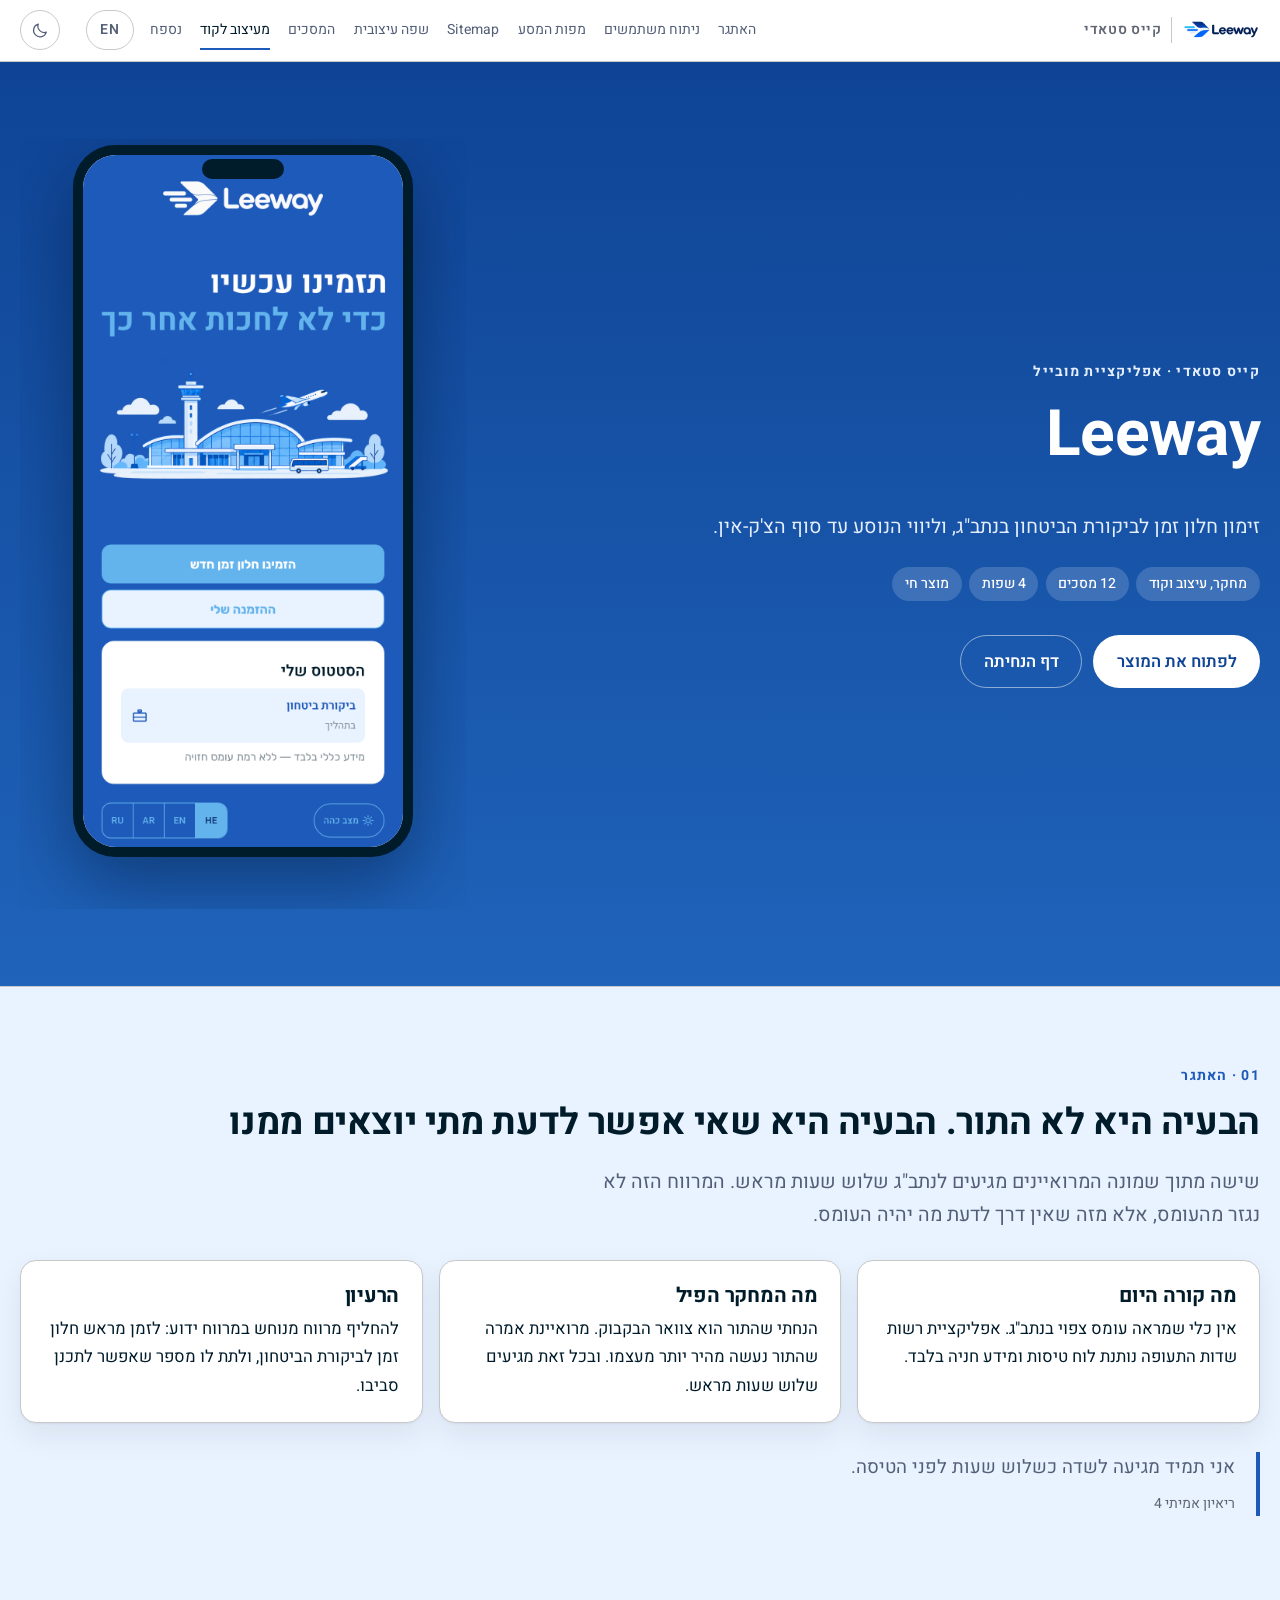
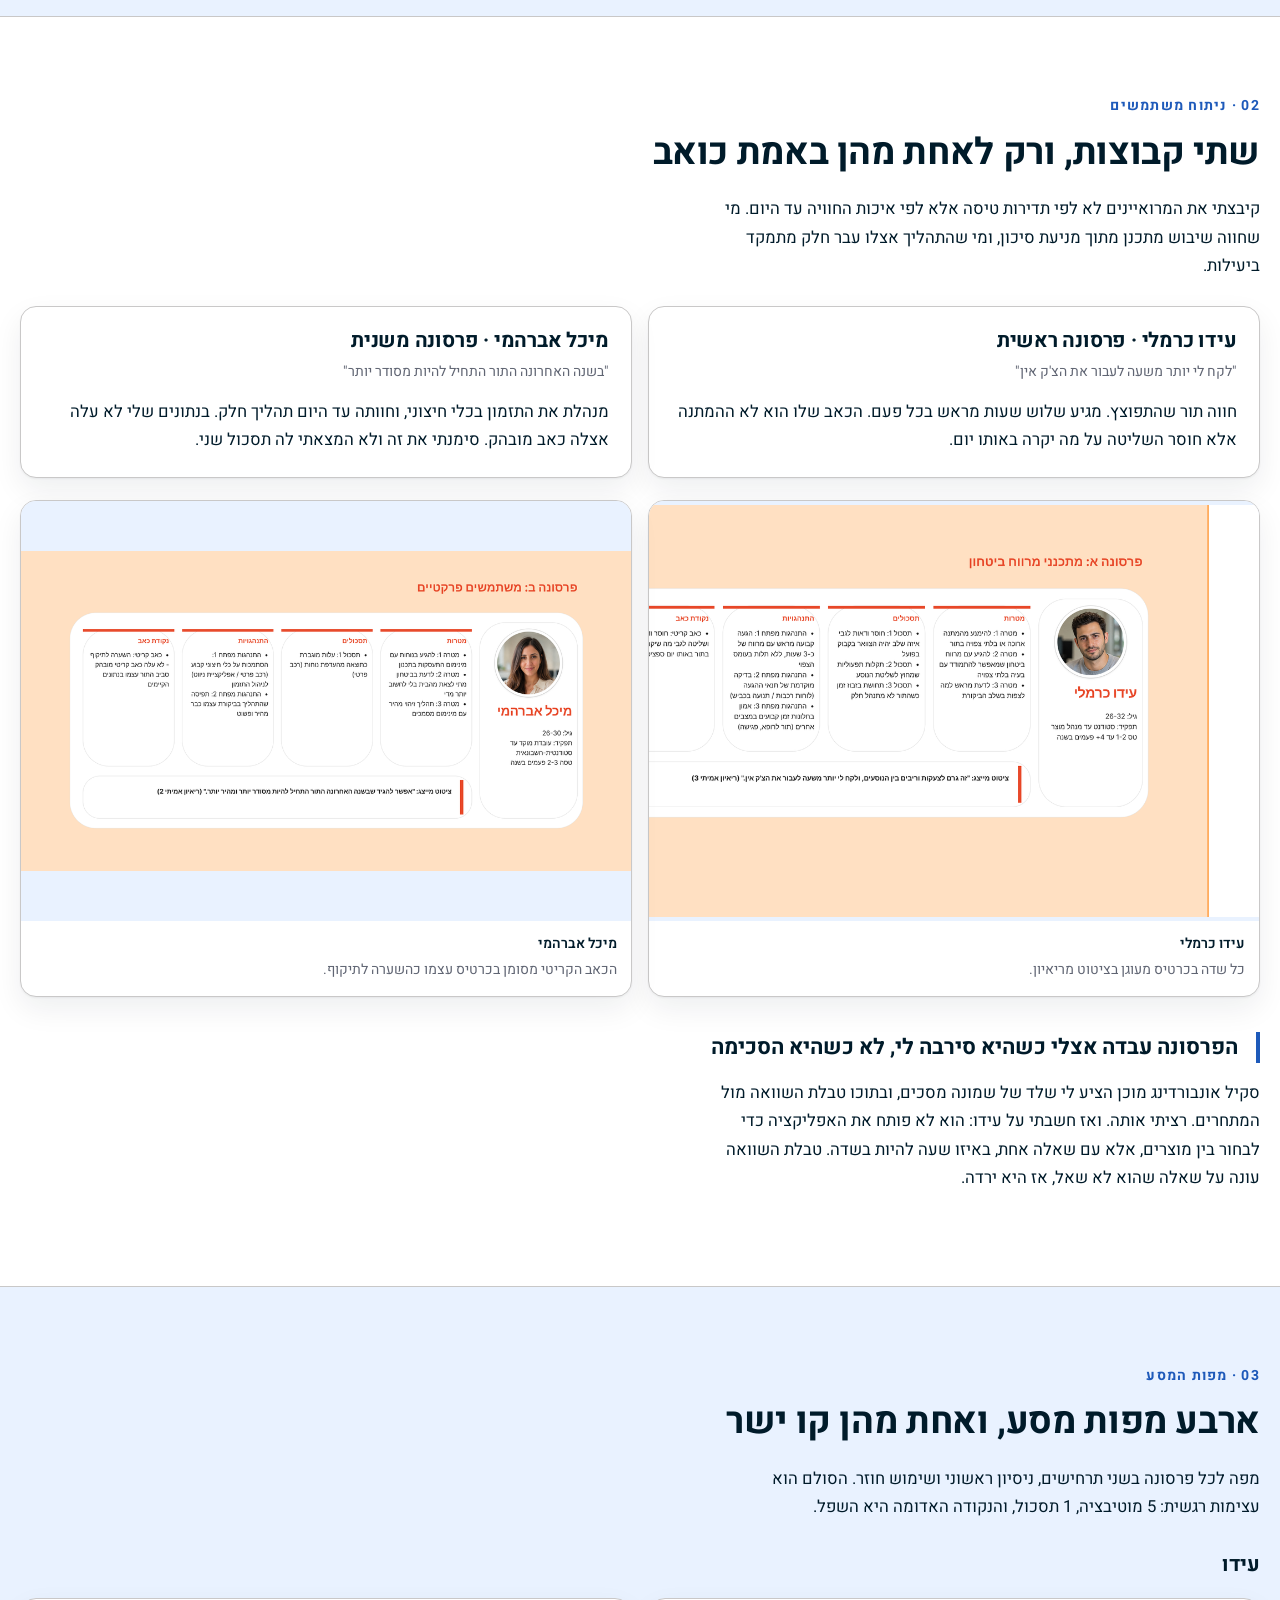
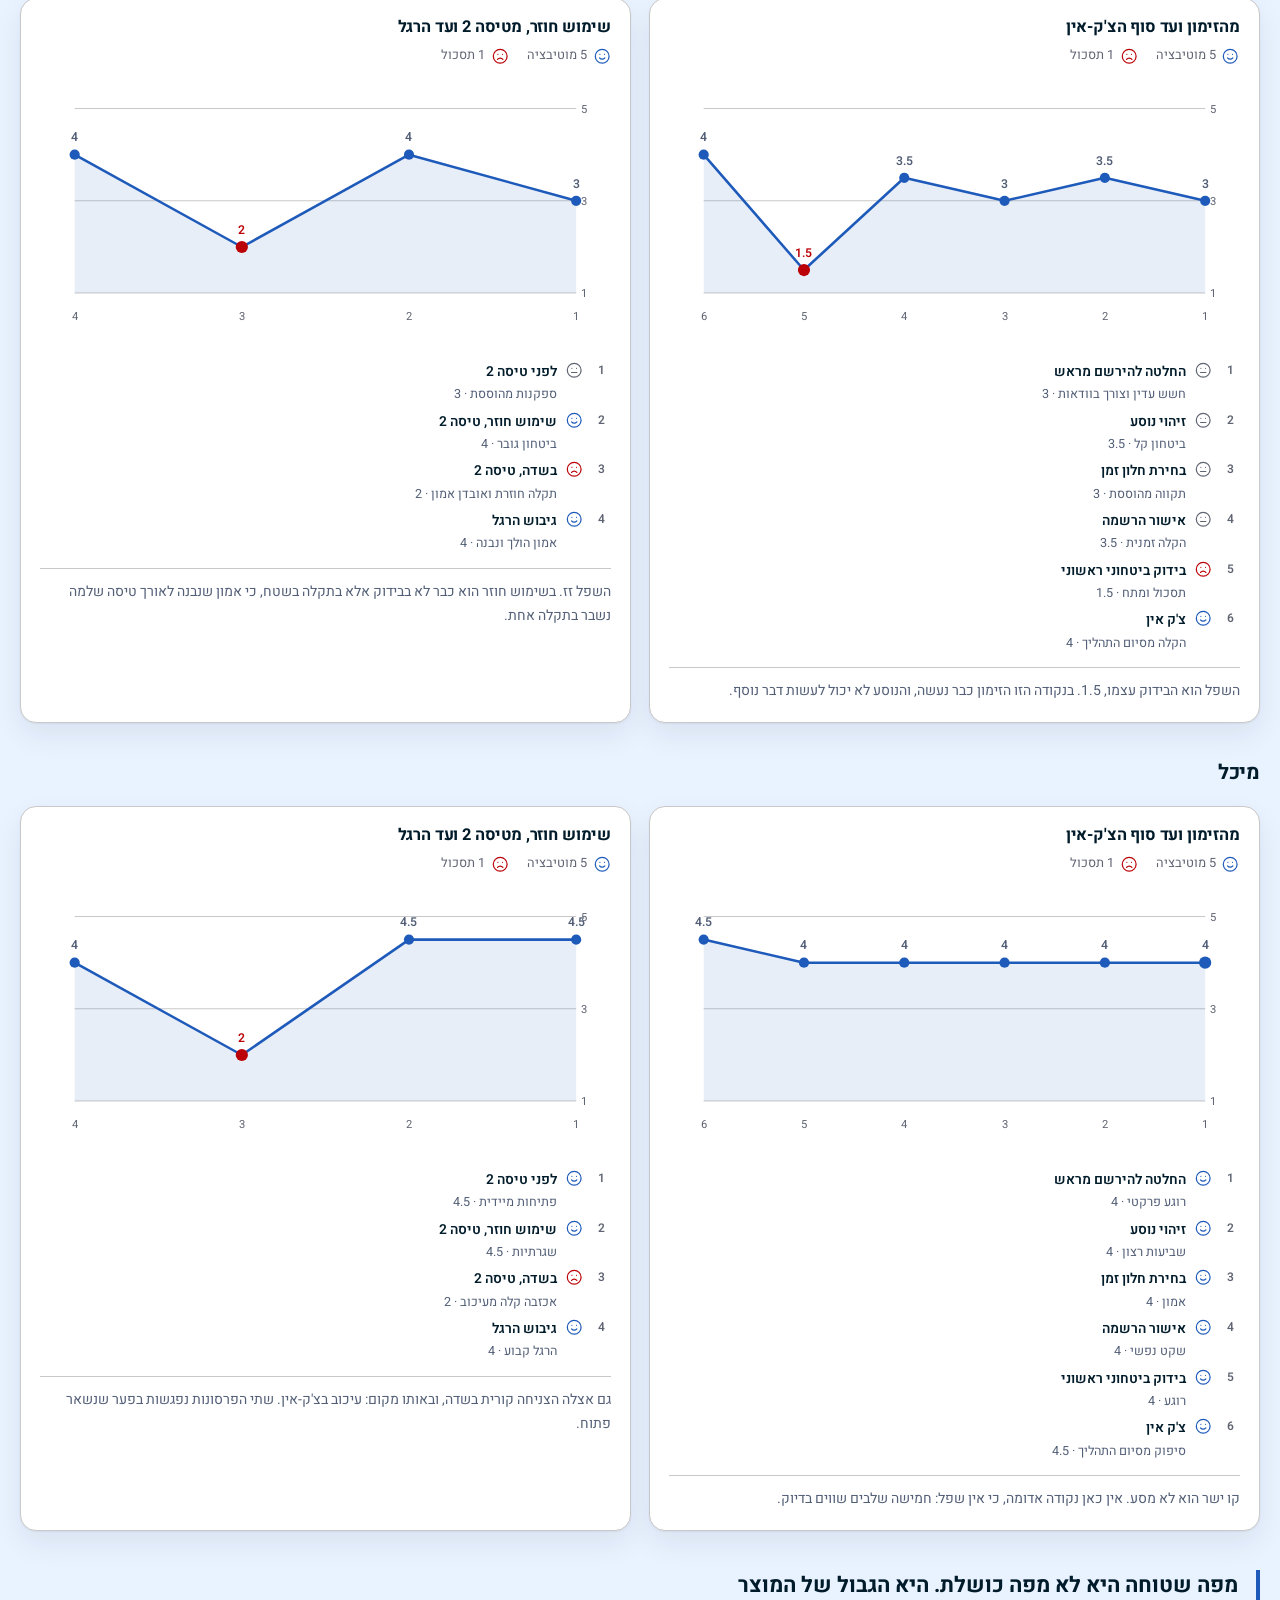
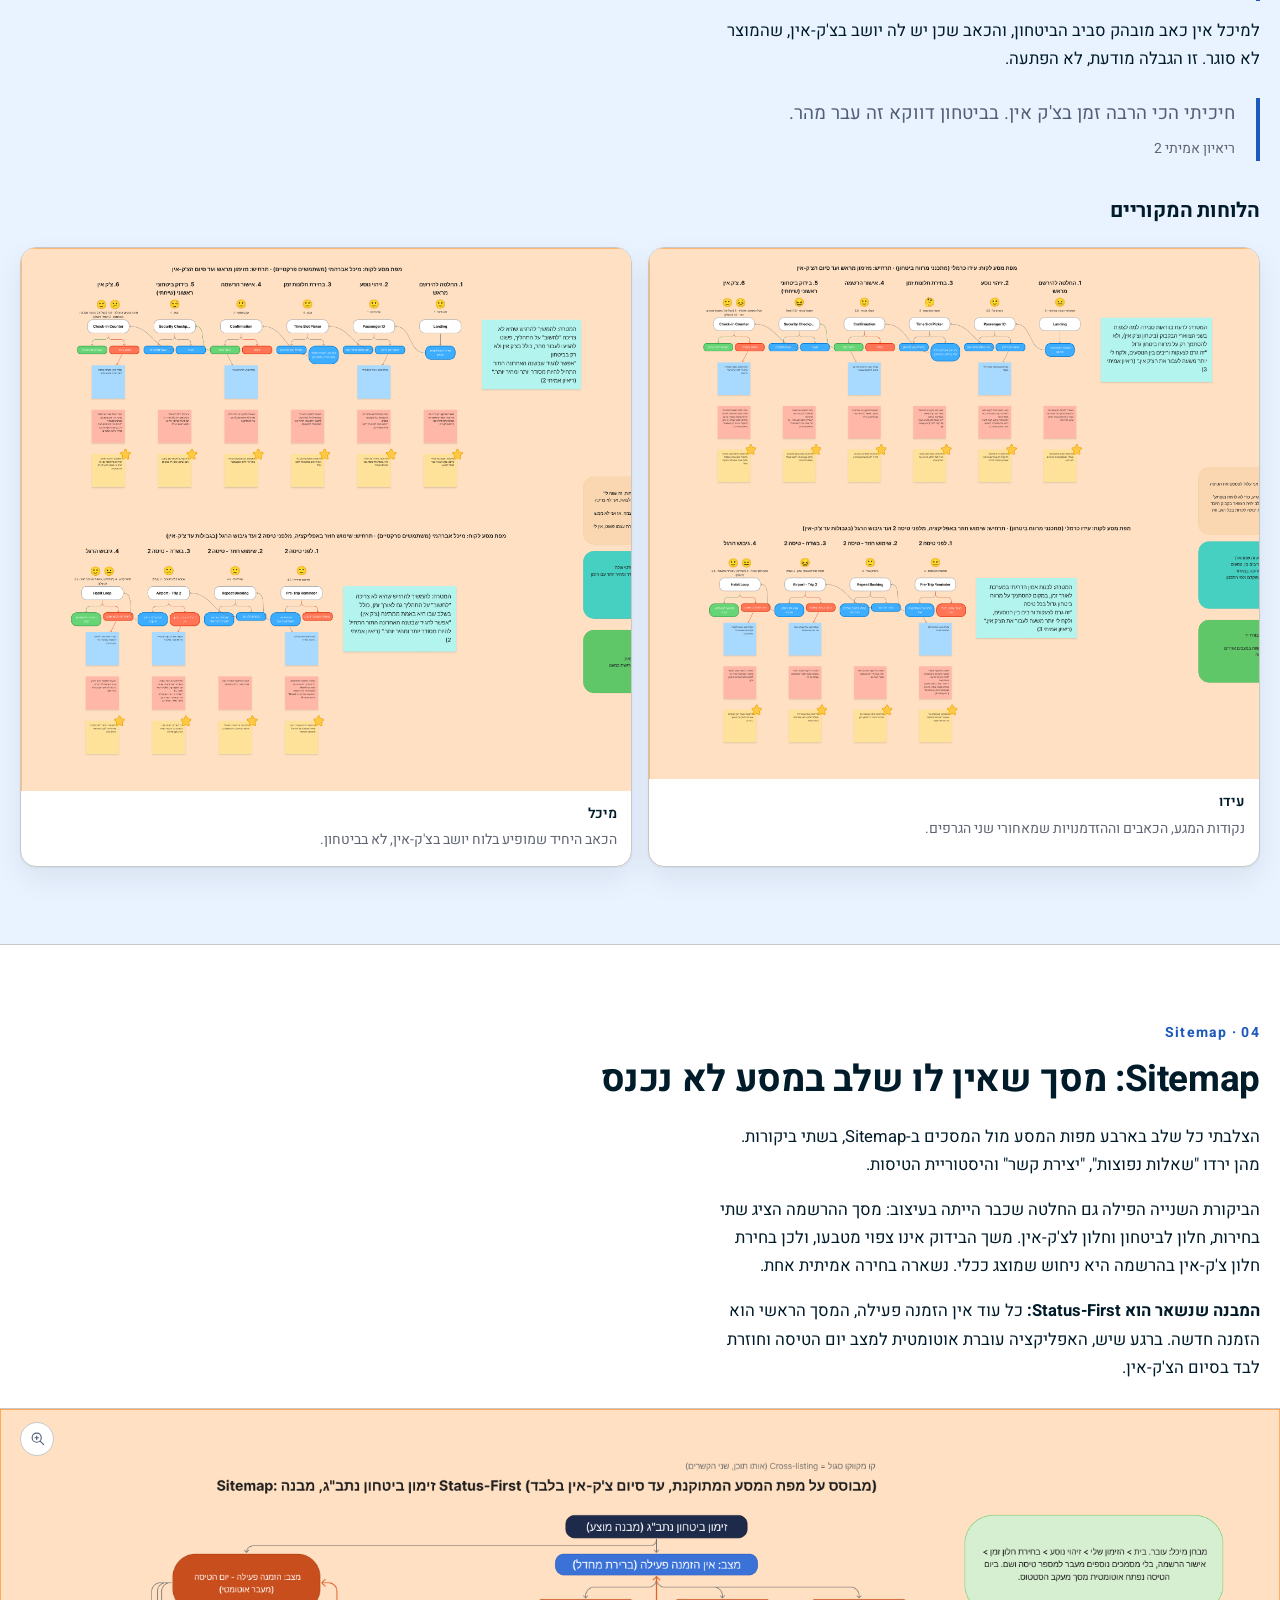
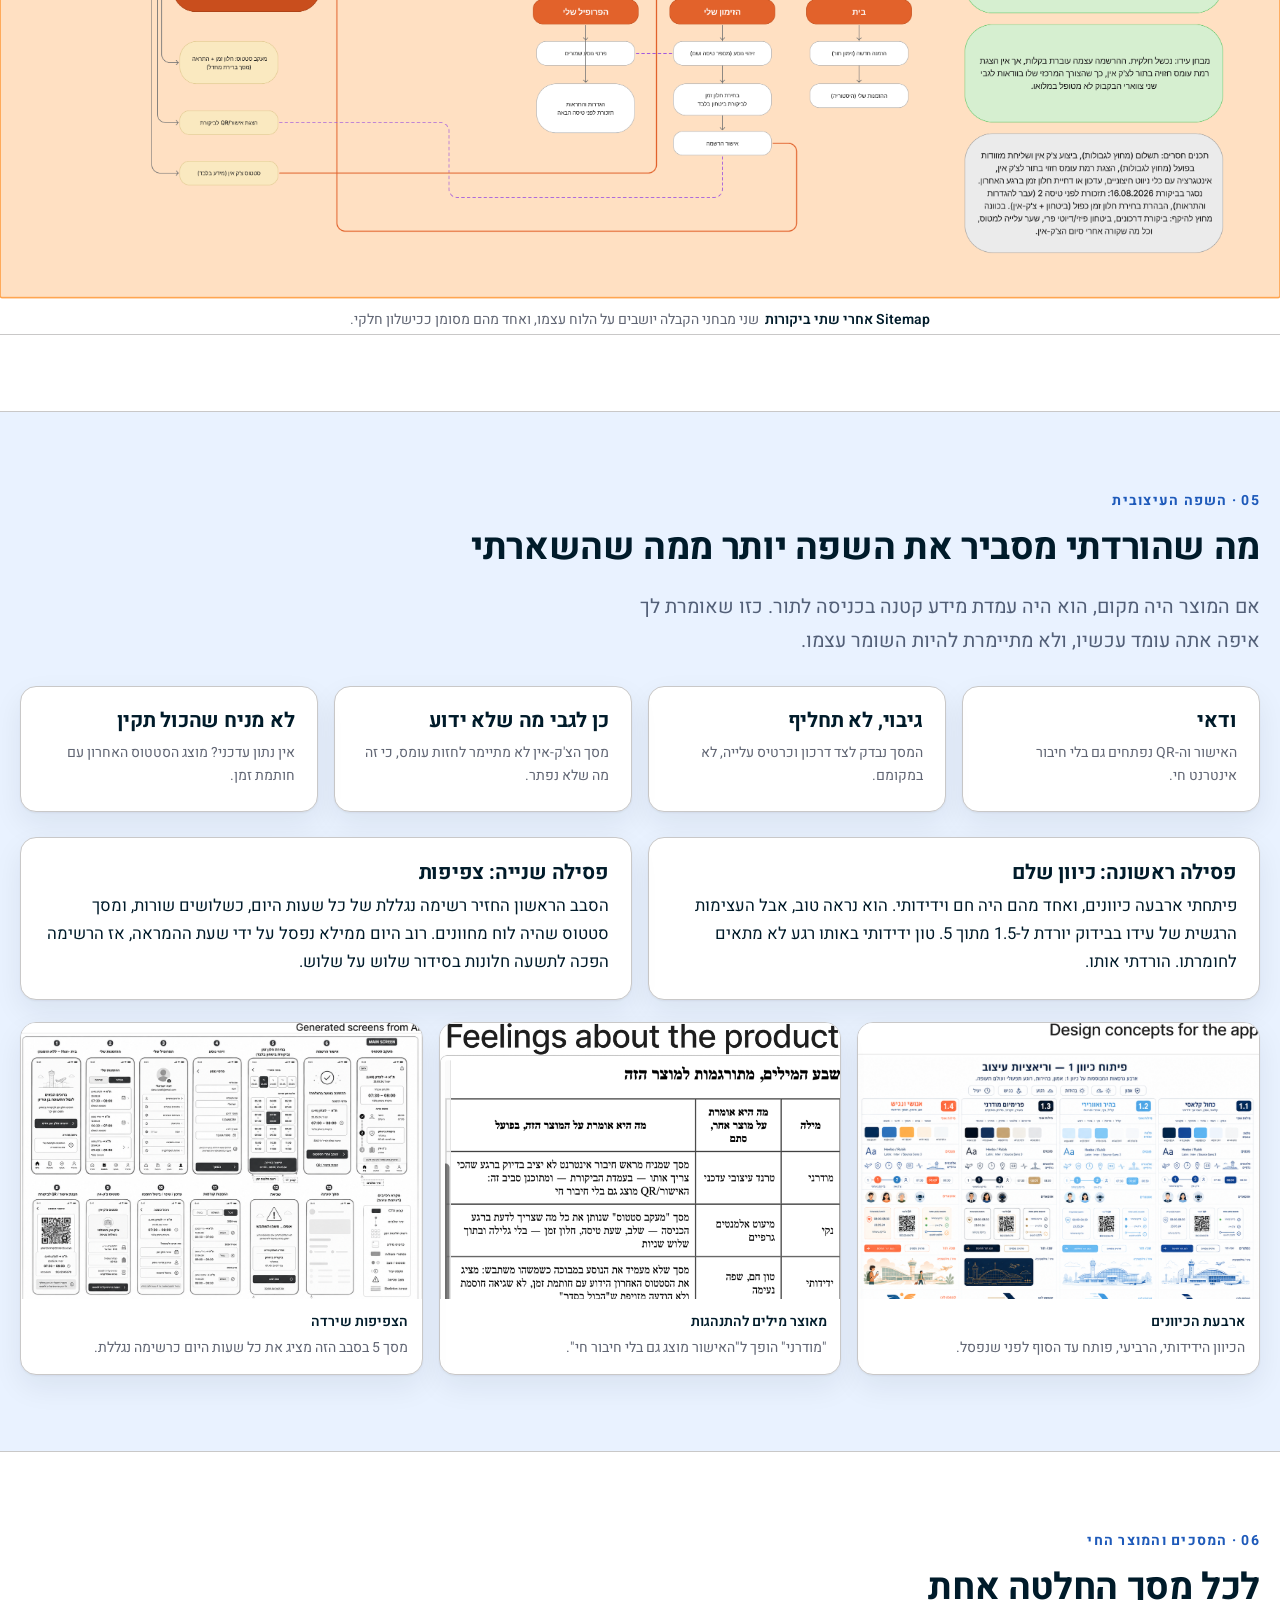
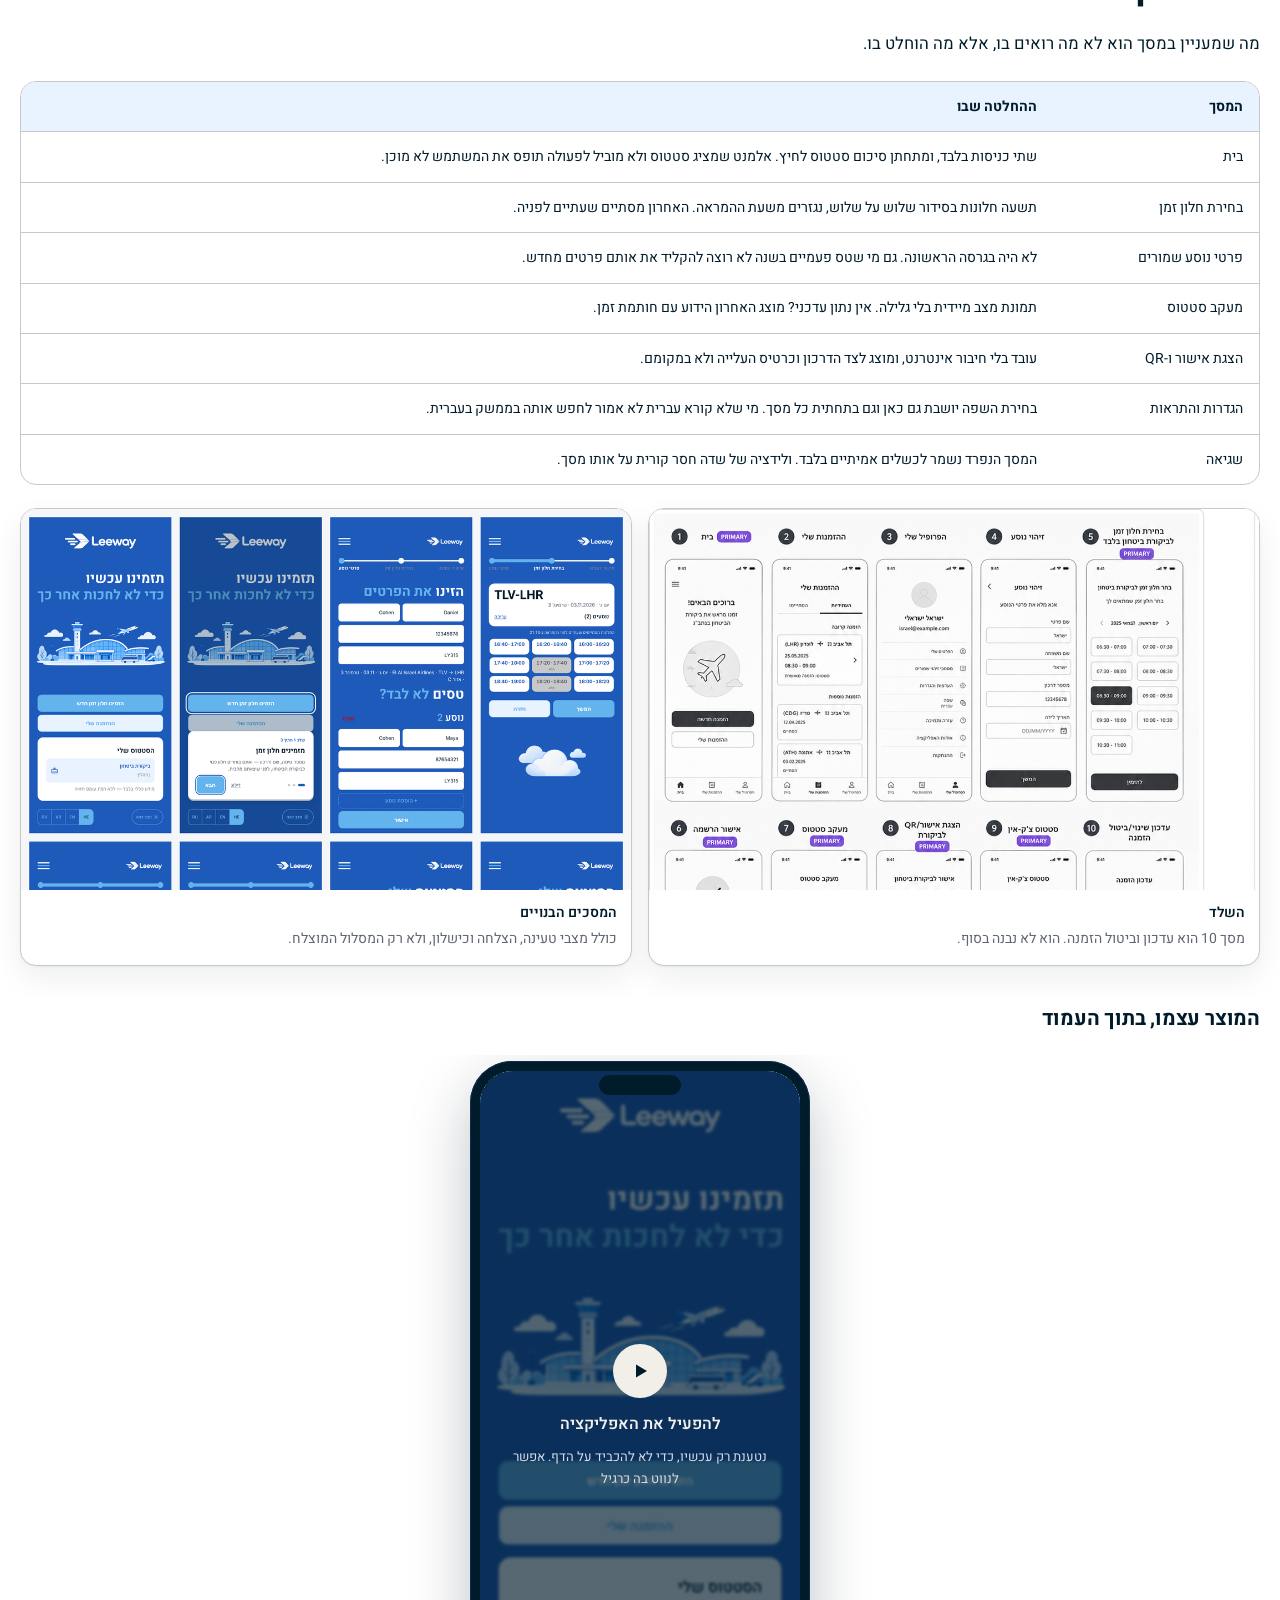
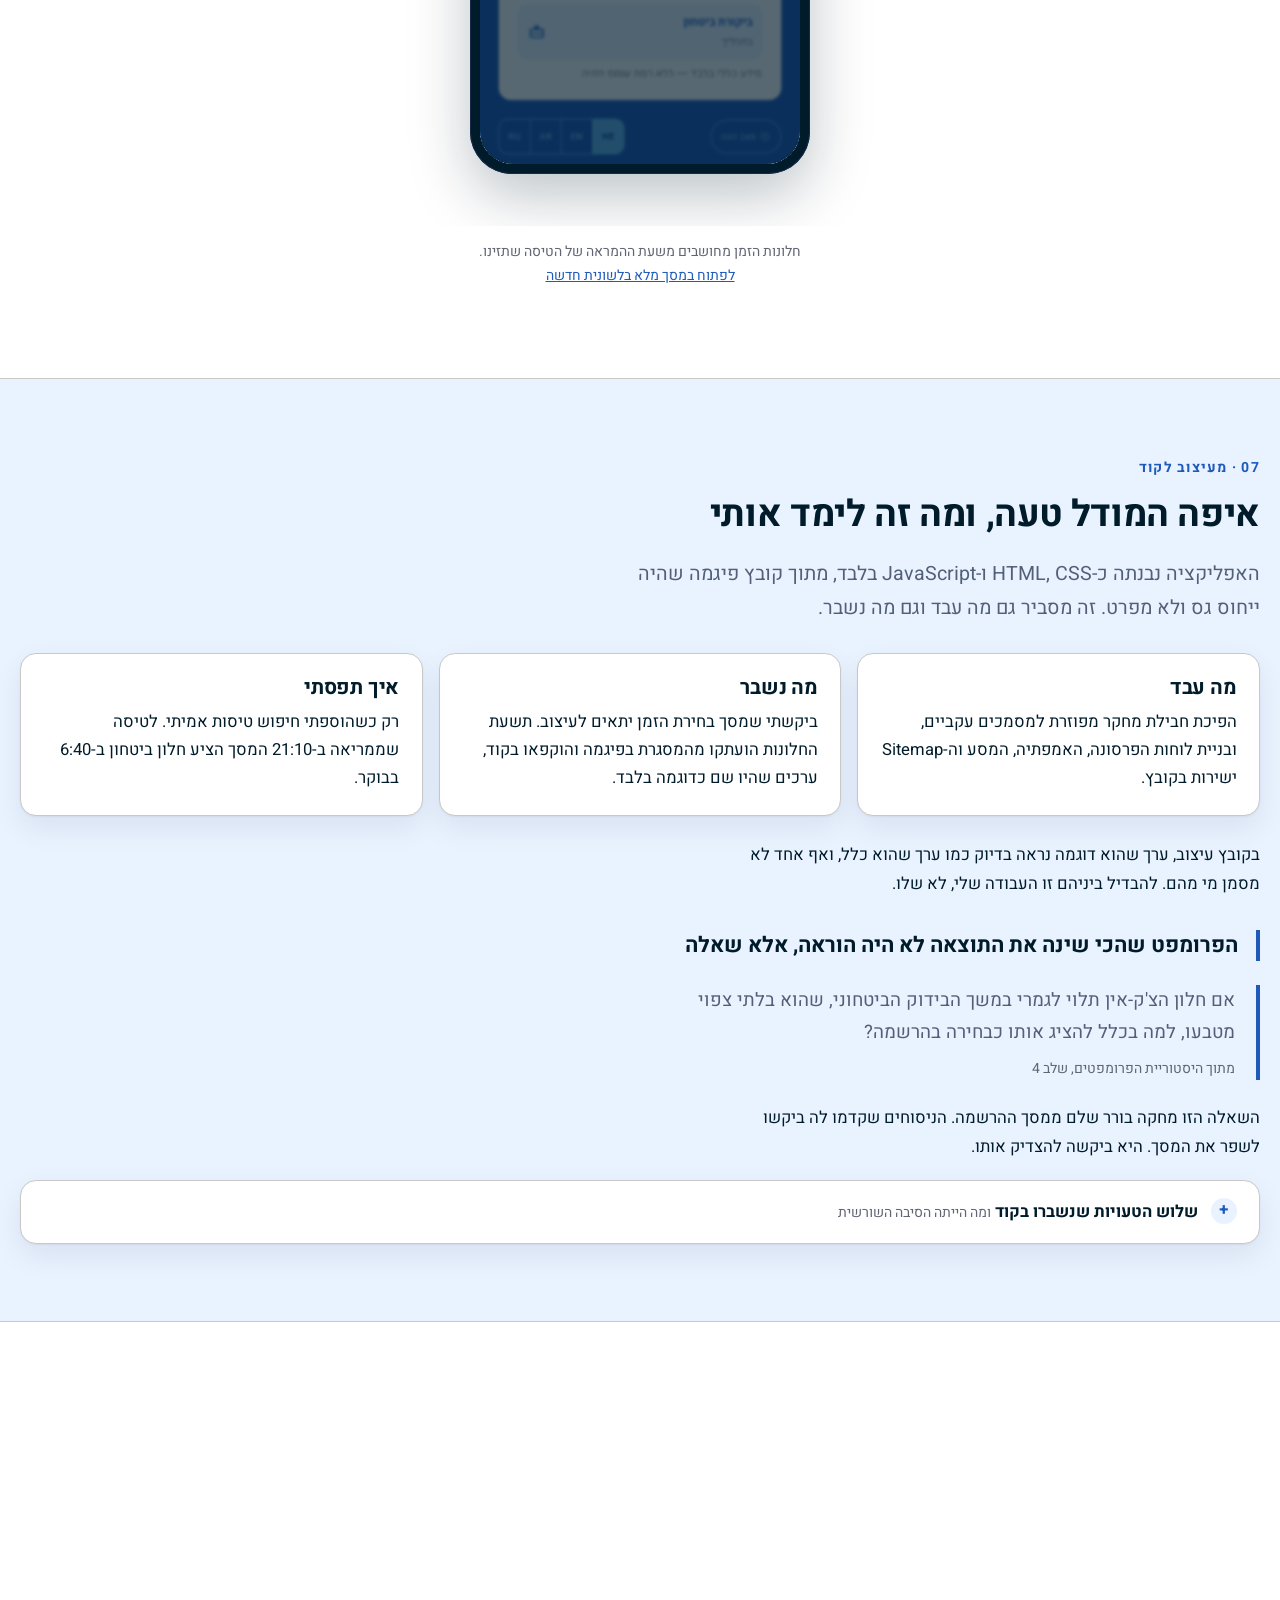
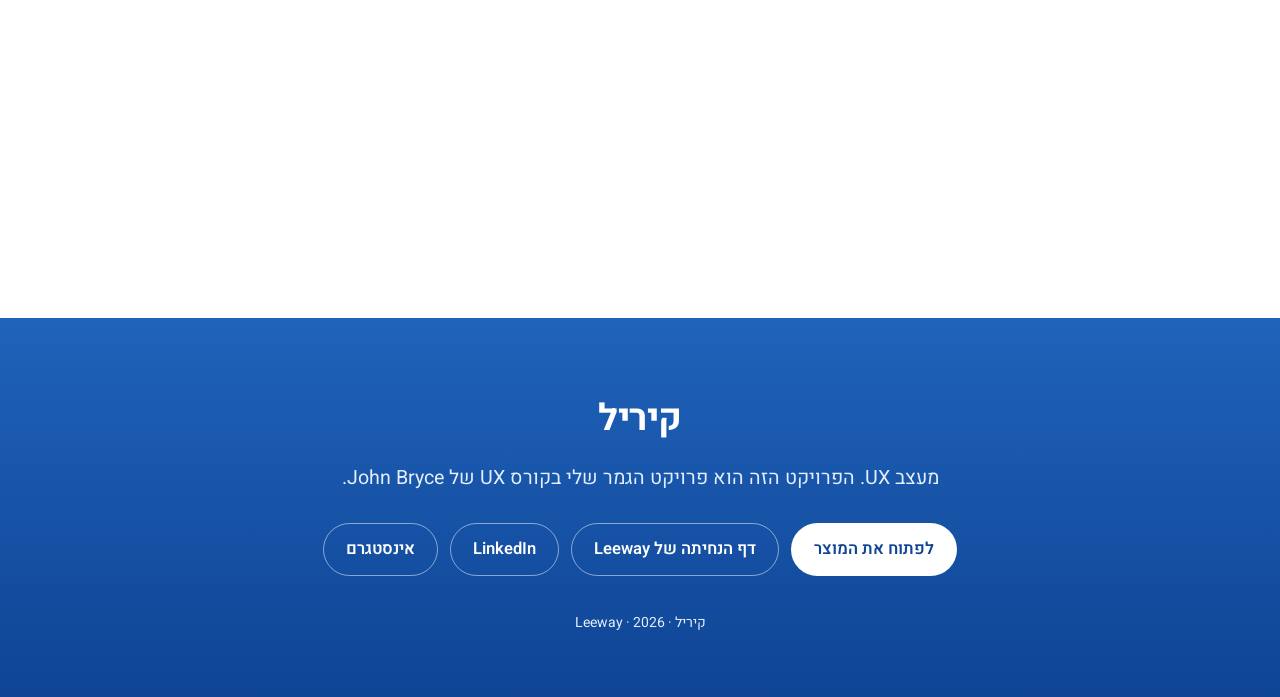
<file: case/index_v2_he.html>
<!doctype html>
<html lang="he" dir="rtl">
<head>
<meta charset="utf-8">
<meta name="robots" content="noindex">
<meta name="viewport" content="width=device-width, initial-scale=1">
<title>Leeway · קייס סטאדי · גרסה 2</title>
<meta name="description" content="איך בניתי אפליקציה שנותנת לנוסע בנתב\"ג חלון זמן ידוע לביקורת הביטחון, במקום מרווח ביטחון מנוחש של שלוש שעות.">
<link rel="alternate" hreflang="he" href="index.html">
<link rel="alternate" hreflang="en" href="index-en.html">
<meta name="theme-color" content="#FFFFFF">

<link rel="preconnect" href="https://fonts.googleapis.com">
<link rel="preconnect" href="https://fonts.gstatic.com" crossorigin>
<link href="https://fonts.googleapis.com/css2?family=Heebo:wght@400;500;600;700&display=swap" rel="stylesheet">

<style>
:root{
  --bg:#FFFFFF; --bg-soft:#E9F2FF; --card:#FFFFFF;
  --fg:#001B2A; --fg-soft:#525F77; --fg-faint:#606573;
  --line:#C9C8C8; --accent:#1E5ABA; --accent-fg:#FFFFFF; --accent-soft:#E9F2FF;
  --low:#BB0307;
  --font-display:"Heebo", system-ui, sans-serif;
  --font-body:"Heebo", system-ui, sans-serif;
  --w-display:700;
  --t-hero:clamp(2.3rem,5.2vw,4rem);
  --t-h2:clamp(1.6rem,3.1vw,2.3rem);
  --t-h3:clamp(1.05rem,1.9vw,1.28rem);
  --t-body:clamp(1rem,1.3vw,1.07rem);
  --t-small:.875rem;
  --r:12px; --r-lg:16px; --r-pill:999px;
  --shadow:0 1px 2px rgba(0,27,42,.05), 0 12px 30px rgba(0,27,42,.07);
  --line-w:1px;
  --lh:1.7; --pad-sec:clamp(2.8rem,6.5vw,4.8rem); --gap:1rem;
  --wrap:1240px; --measure:60ch;
  --img-filter:none;
}
:root[data-theme="dark"]{
    --bg:#07192F; --bg-soft:#0B284B; --card:#182A4A;
    --fg:#F2EFE9; --fg-soft:#C9CEDE; --fg-faint:#AEB6C6;
    --line:#2B3D5C; --accent:#63B3ED; --accent-fg:#001B2A; --accent-soft:#0F3673;
    --low:#EE7B75;
    --shadow:0 1px 2px rgba(0,0,0,.4), 0 12px 30px rgba(0,0,0,.45);
}

*,*::before,*::after{box-sizing:border-box}
html{scroll-behavior:smooth; scroll-padding-top:5.5rem; overflow-x:clip}
body{margin:0; background:var(--bg); color:var(--fg); font-family:var(--font-body);
  font-size:var(--t-body); line-height:var(--lh); -webkit-font-smoothing:antialiased; overflow-x:clip}
img{max-width:100%; height:auto; display:block; filter:var(--img-filter)}
a{color:var(--accent)}
h1,h2,h3,h4{font-family:var(--font-display); line-height:1.25; margin:0 0 .55em; letter-spacing:-.01em}
h1,h2{font-weight:var(--w-display)}
h3{font-weight:700; font-size:var(--t-h3)}
h2{font-size:var(--t-h2)}
p{margin:0 0 1em; max-width:var(--measure)}
ul{padding-inline-start:1.2em; max-width:var(--measure)}
li{margin-bottom:.4em}

.wrap{width:min(100% - 2.5rem, var(--wrap)); margin-inline:auto}
section{padding-block:var(--pad-sec); border-top:var(--line-w) solid var(--line)}
section:first-of-type{border-top:0}
.soft{background:var(--bg-soft)}

.eyebrow{font-size:var(--t-small); font-weight:700; letter-spacing:.09em; color:var(--accent); margin:0 0 .7rem}
.lead{font-size:calc(var(--t-body)*1.18); color:var(--fg-soft)}
.tiny{font-size:var(--t-small); color:var(--fg-faint)}

.bar-track{position:fixed; inset-block-start:0; inset-inline:0; height:3px; z-index:60}
.bar{height:100%; width:0; background:var(--accent); transition:width .12s linear}

.nav{position:sticky; top:0; z-index:50; background:color-mix(in srgb, var(--bg) 92%, transparent); backdrop-filter:blur(12px); border-bottom:var(--line-w) solid var(--line)}
.nav-in{width:min(100% - 2.5rem, var(--wrap)); margin-inline:auto; display:flex; align-items:center; gap:1rem; height:3.8rem}
.nav-name{display:inline-flex; align-items:center; gap:.6rem; margin-inline-end:auto; white-space:nowrap}
.nav-logo{height:26px; width:auto; display:block}
.nav-logo--dark{display:none}
:root[data-theme="dark"] .nav-logo--light{display:none}
:root[data-theme="dark"] .nav-logo--dark{display:block}
.theme-btn{min-height:40px; min-width:40px; display:inline-grid; place-items:center; cursor:pointer;
  border-radius:var(--r-pill); border:var(--line-w) solid var(--line); background:var(--card);
  color:var(--fg-soft); font:inherit; flex:0 0 auto; margin-inline-start:.6rem;
  transition:border-color .15s ease, color .15s ease}
.theme-btn:hover{border-color:var(--accent); color:var(--fg)}
.lang-btn{min-height:40px; min-width:40px; padding-inline:.85rem; display:inline-flex; align-items:center; justify-content:center; border-radius:var(--r-pill);
  border:var(--line-w) solid var(--line); background:transparent; color:var(--fg-soft); font:inherit; font-size:var(--t-small); font-weight:600; text-decoration:none; letter-spacing:.03em}
.lang-btn:hover{border-color:var(--accent); color:var(--fg)}
.lang-btn:focus-visible{outline:2px solid var(--accent); outline-offset:2px}
.theme-btn .ico{width:1.15rem; height:1.15rem}
.theme-btn .i-sun{display:none}
:root[data-theme="dark"] .theme-btn .i-sun{display:block}
:root[data-theme="dark"] .theme-btn .i-moon{display:none}
.nav-name span{font-size:var(--t-small); font-weight:600; color:var(--fg-faint); letter-spacing:.05em;
  padding-inline-start:.6rem; border-inline-start:var(--line-w) solid var(--line);
  align-self:stretch; display:inline-flex; align-items:center}
@media (max-width:480px){.nav-name span{display:none}}
.nav-links{display:flex; gap:1.15rem; overflow-x:auto; scrollbar-width:none}
.nav-links::-webkit-scrollbar{display:none}
.nav-links a{color:var(--fg-soft); text-decoration:none; font-size:var(--t-small); white-space:nowrap; padding-block:.4rem; border-bottom:2px solid transparent}
.nav-links a:hover{color:var(--fg)}
.nav-links a.on{color:var(--fg); border-bottom-color:var(--accent)}
@media (max-width:1100px){.nav-links{display:none}}

.btn{display:inline-flex; align-items:center; gap:.5rem; min-height:44px; padding:.7rem 1.4rem; border-radius:var(--r-pill); text-decoration:none; font-weight:600; border:var(--line-w) solid transparent; transition:transform .15s ease}
.btn:hover{transform:translateY(-2px)}
.btn-1{background:var(--accent); color:var(--accent-fg)}
.btn-2{background:transparent; color:var(--fg); border-color:var(--line)}
.btn-row{display:flex; flex-wrap:wrap; gap:.7rem; margin-top:1.8rem}

/* תגיות, לא כפתורים: בלי קו מתאר, רקע רך בלבד */
.chips{display:flex; flex-wrap:wrap; gap:.45rem; margin:0; padding:0; list-style:none}
.chip{font-size:var(--t-small); font-weight:500; padding:.32rem .8rem; border-radius:var(--r-pill);
  background:var(--accent-soft); color:var(--accent); border:0}

.grid{display:grid; gap:var(--gap)}
.g2{grid-template-columns:repeat(auto-fit,minmax(min(19rem,100%),1fr))}
.g3{grid-template-columns:repeat(auto-fit,minmax(min(15rem,100%),1fr))}
.g4{grid-template-columns:repeat(auto-fit,minmax(min(12rem,100%),1fr))}
.card{background:var(--card); border:var(--line-w) solid var(--line); border-radius:var(--r-lg); padding:1.4rem; box-shadow:var(--shadow)}
.card h3{margin-bottom:.35rem}
.card p{max-width:none}
.card p:last-child{margin-bottom:0}
.card-num{font-family:var(--font-display); font-size:2.1rem; font-weight:var(--w-display); color:var(--accent); line-height:1; margin-bottom:.3rem}

.quote{border-inline-start:4px solid var(--accent); padding-inline-start:1.3rem; font-size:calc(var(--t-body)*1.12); margin:1.5rem 0; max-width:var(--measure); color:var(--fg-soft)}
.quote cite{display:block; font-size:var(--t-small); color:var(--fg-faint); font-style:normal; margin-top:.5rem}

.claim{font-family:var(--font-display); font-weight:700; font-size:calc(var(--t-body)*1.3); line-height:1.45;
  max-width:var(--measure); margin:0 0 1rem; padding-inline-start:1.1rem; border-inline-start:4px solid var(--accent)}

.gallery{display:grid; gap:1rem; margin-block-start:1.4rem;
  grid-template-columns:repeat(auto-fit,minmax(min(var(--col,20rem),100%),1fr))}
.gallery--one{grid-template-columns:minmax(0,min(56rem,100%)); justify-content:start}
.gallery button{
  display:flex; flex-direction:column; width:100%; padding:0; text-align:start; font:inherit; color:inherit;
  background:var(--card); border:var(--line-w) solid var(--line); border-radius:var(--r-lg);
  overflow:hidden; cursor:zoom-in; box-shadow:var(--shadow); position:relative;
  transition:border-color .15s ease, transform .15s ease}
.gallery button:hover,.gallery button:focus-visible{border-color:var(--accent); transform:translateY(-2px)}
.gallery button:focus-visible{outline:2px solid var(--accent); outline-offset:2px}
.shot{aspect-ratio:var(--ar,16/10); display:grid; place-items:center; overflow:hidden; background:var(--bg-soft)}
.shot img{max-width:100%; max-height:100%; width:auto; height:auto; object-fit:contain}
.zoom{position:absolute; inset-block-start:.6rem; inset-inline-end:.6rem; width:34px; height:34px;
  display:grid; place-items:center; border-radius:var(--r-pill); background:var(--card);
  border:var(--line-w) solid var(--line); color:var(--fg-soft);
  opacity:0; transform:scale(.9); transition:opacity .15s ease, transform .15s ease; pointer-events:none}
.gallery button:hover .zoom,.gallery button:focus-visible .zoom{opacity:1; transform:none}
.cap{display:block; padding:.7rem .85rem .85rem; font-size:var(--t-small); color:var(--fg-faint)}
.cap b{display:block; color:var(--fg); font-weight:600; margin-block-end:.15rem}

/* ══ יציאה מהקופסה ══
   לוח שנבנה כדי להיקרא לרוחב לא נכנס לעמודת טקסט.
   הוא יוצא מהעטיפה ותופס את כל רוחב המסך. */
.bleed{width:100vw; max-width:100vw; margin-inline:calc(50% - 50vw)}
.board{margin-block:1.6rem 0; background:var(--card);
  border-block:var(--line-w) solid var(--line)}
.board button{display:block; width:100%; padding:0; margin:0; border:0; background:none;
  font:inherit; color:inherit; cursor:zoom-in; position:relative}
.board button:focus-visible{outline:2px solid var(--accent); outline-offset:-3px}
/* הלוח נבנה כדי להיקרא לרוחב, ולכן הוא נפרס מקצה לקצה בלי תקרת גובה.
   זו הסיבה שהוא יצא מהכרטיס מלכתחילה. */
.board img{width:100%; height:auto}
.board .board-cap{width:min(100% - 2.5rem, var(--wrap)); margin-inline:auto;
  padding-block:.75rem .95rem; font-size:var(--t-small); color:var(--fg-faint); text-align:start}
.board .board-cap b{color:var(--fg); font-weight:600; margin-inline-end:.4rem}
.board .zoom{opacity:1; transform:none; inset-block-start:.8rem; inset-inline-end:1.25rem}

dialog.lightbox{border:0; padding:0; background:none; width:100%; height:100%; max-width:100vw; max-height:100vh; margin:0}
dialog.lightbox::backdrop{background:rgb(11 13 20 / .88)}
.lb-in{display:flex; flex-direction:column; height:100%; padding:1rem; gap:.75rem}
.lb-in img{flex:1 1 auto; min-height:0; width:100%; object-fit:contain; border-radius:var(--r); background:#0f1219}
.lb-bar{display:flex; align-items:center; justify-content:space-between; gap:1rem; color:#ECE7DD}
.lb-bar p{margin:0; color:#B9B1A2; font-size:var(--t-small); max-width:none}
.lb-close{min-height:44px; min-width:44px; border-radius:var(--r-pill); cursor:pointer;
  border:1px solid rgb(236 231 221 / .35); background:none; color:#ECE7DD; font:inherit; font-size:1.1rem}

.more{border:var(--line-w) solid var(--line); border-radius:var(--r-lg); background:var(--card);
  padding:0 1.4rem; box-shadow:var(--shadow); margin-block-start:1.2rem}
.more+.more{margin-block-start:.8rem}
.more>summary{cursor:pointer; list-style:none; padding:1.05rem 0; font-family:var(--font-display);
  font-weight:700; position:relative; padding-inline-start:2.4rem}
.more>summary::-webkit-details-marker{display:none}
.more>summary::before{content:"+"; position:absolute; inset-inline-start:0; inset-block-start:1.05rem;
  width:1.6rem; height:1.6rem; display:grid; place-items:center;
  border-radius:var(--r-pill); background:var(--accent-soft); color:var(--accent); font-size:1.05rem; line-height:1}
.more[open]>summary::before{content:"–"}
.more>summary span{font-family:var(--font-body); font-weight:400; font-size:var(--t-small); color:var(--fg-faint)}
.more>div{padding-block:.2rem 1.3rem}
.more p:last-child{margin-bottom:0}

.scroll-x{overflow-x:auto; -webkit-overflow-scrolling:touch; margin:1.4rem 0;
  border:var(--line-w) solid var(--line); border-radius:var(--r-lg); background:var(--card)}
table{border-collapse:collapse; width:100%; min-width:620px; font-size:var(--t-small)}
th,td{text-align:start; padding:.8rem 1rem; border-bottom:var(--line-w) solid var(--line); vertical-align:top}
tr:last-child td{border-bottom:0}
th{font-weight:700; background:var(--bg-soft); white-space:nowrap}
.pill{font-size:.75rem; padding:.2rem .7rem; border-radius:var(--r-pill); white-space:nowrap; display:inline-block}
.pill.done{background:var(--accent-soft); color:var(--accent)}
:root[data-theme="dark"] .pill.done{color:#DCEBFB}
.pill.next{background:var(--bg-soft); color:var(--fg-soft); border:var(--line-w) solid var(--line)}

.jmaps{display:grid; gap:1.1rem; margin-block-start:1.2rem;
  grid-template-columns:repeat(auto-fit,minmax(min(26rem,100%),1fr))}
.jmap{border:var(--line-w) solid var(--line); border-radius:var(--r-lg); background:var(--card);
  padding:1.1rem 1.2rem 1.2rem; box-shadow:var(--shadow)}
.jmap h4{margin:0 0 .5rem; font-size:1.02rem}
.jscale{display:flex; gap:1.1rem; margin:0 0 .7rem; max-width:none; font-size:.8rem; color:var(--fg-faint)}
.jscale span{display:inline-flex; align-items:center; gap:.35rem}
.jchart{display:block; width:100%; height:auto; overflow:visible; min-height:170px}
.jg{stroke:var(--line); stroke-width:1}
.ja{fill:var(--accent); opacity:.10}
.jl{fill:none; stroke:var(--accent); stroke-width:2.5; stroke-linejoin:round; stroke-linecap:round}
.jd{fill:var(--accent)}
.jd--low{fill:var(--low)}
.jt,.jn{fill:var(--fg-faint); font-size:11px; font-family:var(--font-body); text-anchor:middle}
.jv{fill:var(--fg-soft); font-size:12px; font-weight:600; font-family:var(--font-body); text-anchor:middle}
.jv--low{fill:var(--low)}
.jlegend{list-style:none; margin:.8rem 0 0; padding:0; display:grid; gap:.3rem; max-width:none}
.jlegend li{display:grid; grid-template-columns:1.2rem 1.15rem 1fr; gap:.5rem; align-items:start; margin:0}
.jn-num{font-size:.75rem; font-weight:600; color:var(--fg-faint); text-align:center; line-height:1.5}
.jn-body b{font-size:.86rem; color:var(--fg); font-weight:600; display:block}
.jn-body span{display:block; font-size:.79rem; color:var(--fg-soft)}
.jnote{margin:.8rem 0 0; padding-block-start:.7rem; border-block-start:var(--line-w) solid var(--line);
  font-size:var(--t-small); color:var(--fg-soft); max-width:none}
.ico{width:1.15rem; height:1.15rem; flex:0 0 auto; stroke:currentColor; fill:none; stroke-width:1.6;
  stroke-linecap:round; stroke-linejoin:round}
.ico--hi{color:var(--accent)}
.ico--mid{color:var(--fg-faint)}
.ico--lo{color:var(--low)}

.phone-stage{width:100%; overflow:hidden; display:flex; justify-content:center; padding:6px 1rem 3.25rem}
.phone{--pw:340px; width:var(--pw); position:relative; flex-shrink:0;
  border-radius:42px; padding:10px; background:#001B2A;
  box-shadow:0 22px 60px rgb(0 27 42 / .26), 0 0 0 1px #182A4A inset;
  transform:scale(var(--s,1)); transform-origin:top center; margin-block-end:var(--gap-fix,0px)}
.phone__screen{position:relative; width:100%; aspect-ratio:390/844; border-radius:33px; overflow:hidden; background:#FFFFFF}
.phone__screen>iframe,.phone__poster{position:absolute; inset:0; width:100%; height:100%; border:0}
.phone__poster{display:block; object-fit:cover}
.phone__notch{position:absolute; inset-block-start:14px; inset-inline-start:calc(50% - 41px);
  width:82px; height:20px; border-radius:var(--r-pill); background:#001B2A; z-index:3}
.phone__start{position:absolute; inset:0; z-index:2; display:flex; flex-direction:column;
  align-items:center; justify-content:center; gap:.5rem; padding:2rem 1.4rem; cursor:pointer;
  border:0; font:inherit; color:#F2EFE9; text-align:center; background:rgb(0 27 42 / .66); backdrop-filter:blur(1.5px)}
.phone__start b{font-size:1rem; font-weight:600}
.phone__start span{font-size:.82rem; color:#D6DCE6; max-width:17rem}
.phone__start .play{display:grid; place-items:center; width:54px; height:54px; border-radius:var(--r-pill);
  background:#F2EFE9; color:#001B2A; margin-block-end:.3rem}
.demo__note{text-align:center; color:var(--fg-faint); font-size:var(--t-small); margin-block-start:.9rem; max-width:none}

.hero{display:grid; gap:clamp(1.5rem,4vw,3.5rem); align-items:center;
  grid-template-columns:minmax(0,1.25fr) minmax(0,.75fr)}
@media (max-width:900px){ .hero{grid-template-columns:1fr} }

footer{padding-block:var(--pad-sec) 3rem; border-top:var(--line-w) solid var(--line); text-align:center}
footer p{margin-inline:auto}
footer .btn-row{justify-content:center}

#top, footer{color:#FFFFFF; border:0}
#top{background:linear-gradient(180deg,#0F4495 0%,#1F63BA 100%)}
footer{background:linear-gradient(180deg,#1F63BA 0%,#0F4495 100%)}
:root[data-theme="dark"] #top{background:linear-gradient(180deg,#061527 0%,#0B284B 100%)}
:root[data-theme="dark"] footer{background:linear-gradient(180deg,#0B284B 0%,#061527 100%)}
#top h1, #top h2, footer h2{color:#FFFFFF}
#top .eyebrow{color:#E4EEFC}
#top .lead, footer .lead{color:#E4EEFC}
#top .tiny, footer .tiny{color:#E4EEFC}
#top .chip{background:rgb(255 255 255 / .16); color:#FFFFFF; border:0}
#top .btn-1, footer .btn-1{background:#FFFFFF; color:#0F4495}
#top .btn-2, footer .btn-2{color:#FFFFFF; border-color:rgb(255 255 255 / .5)}
footer a{color:#FFFFFF}
#top .phone{box-shadow:0 26px 70px rgb(0 20 50 / .45)}

.reveal{opacity:0; transform:translateY(16px); transition:opacity .6s ease, transform .6s ease}
.reveal.in{opacity:1; transform:none}
@media (prefers-reduced-motion:reduce){
  html{scroll-behavior:auto}
  .reveal{opacity:1; transform:none; transition:none}
  .btn:hover,.gallery button:hover{transform:none}
  *,*::before,*::after{transition-duration:.001ms !important; animation-duration:.001ms !important}
}
</style>
</head>
<body>

<svg width="0" height="0" style="position:absolute" aria-hidden="true">
  <symbol id="f-hi" viewBox="0 0 24 24"><circle cx="12" cy="12" r="9"/><path d="M8.5 14.2c.9 1.1 2.1 1.7 3.5 1.7s2.6-.6 3.5-1.7"/><path d="M9 9.5h.01M15 9.5h.01"/></symbol>
  <symbol id="f-mid" viewBox="0 0 24 24"><circle cx="12" cy="12" r="9"/><path d="M8.5 15h7"/><path d="M9 9.5h.01M15 9.5h.01"/></symbol>
  <symbol id="f-lo" viewBox="0 0 24 24"><circle cx="12" cy="12" r="9"/><path d="M8.5 16.2c.9-1.1 2.1-1.7 3.5-1.7s2.6.6 3.5 1.7"/><path d="M9 9.5h.01M15 9.5h.01"/></symbol>
  <symbol id="i-zoom" viewBox="0 0 24 24"><circle cx="11" cy="11" r="6.5"/><path d="M15.8 15.8 21 21"/><path d="M8.5 11h5M11 8.5v5"/></symbol>
  <symbol id="i-moon" viewBox="0 0 24 24"><path d="M20 14.5A8.2 8.2 0 0 1 9.5 4a8.5 8.5 0 1 0 10.5 10.5z"/></symbol>
  <symbol id="i-sun" viewBox="0 0 24 24"><circle cx="12" cy="12" r="4.2"/><path d="M12 2.6v2.2M12 19.2v2.2M2.6 12h2.2M19.2 12h2.2M5.4 5.4l1.6 1.6M17 17l1.6 1.6M18.6 5.4L17 7M7 17l-1.6 1.6"/></symbol>
  <symbol id="i-play" viewBox="0 0 24 24"><path d="M8 5.5v13l11-6.5z" fill="currentColor" stroke="none"/></symbol>
</svg>

<div class="bar-track"><div class="bar" id="bar"></div></div>

<nav class="nav">
  <div class="nav-in">
    <span class="nav-name">
      <img class="nav-logo nav-logo--light" src="assets/logo-leeway-blue.webp" alt="Leeway" width="240" height="80">
      <img class="nav-logo nav-logo--dark" src="assets/logo-leeway-white.webp" alt="Leeway" width="240" height="80">
      <span>קייס סטאדי</span>
    </span>
    <div class="nav-links">
      <a href="#challenge">האתגר</a>
      <a href="#users">ניתוח משתמשים</a>
      <a href="#journey">מפות המסע</a>
      <a href="#sitemap">Sitemap</a>
      <a href="#language">שפה עיצובית</a>
      <a href="#screens">המסכים</a>
      <a href="#ai">מעיצוב לקוד</a>
      <a href="#appendix">נספח</a>
    </div>
    <a class="lang-btn" href="index-en.html" hreflang="en" lang="en" aria-label="לקרוא את הקייס באנגלית" title="לקרוא את הקייס באנגלית">EN</a>
    <button type="button" class="theme-btn" id="theme-btn" aria-label="החלפת מצב תצוגה" title="מצב תצוגה">
      <svg class="ico i-moon" aria-hidden="true"><use href="#i-moon"/></svg>
      <svg class="ico i-sun" aria-hidden="true"><use href="#i-sun"/></svg>
    </button>
  </div>
</nav>

<section id="top">
  <div class="wrap">
    <div class="hero">
      <div>
        <p class="eyebrow">קייס סטאדי · אפליקציית מובייל</p>
        <h1 style="font-size:var(--t-hero)">Leeway</h1>
        <p class="lead">זימון חלון זמן לביקורת הביטחון בנתב"ג, וליווי הנוסע עד סוף הצ'ק-אין.</p>

        <ul class="chips" style="margin-top:1.5rem">
          <li class="chip">מחקר, עיצוב וקוד</li>
          <li class="chip">12 מסכים</li>
          <li class="chip">4 שפות</li>
          <li class="chip">מוצר חי</li>
        </ul>

        <div class="btn-row">
          <a class="btn btn-1" href="../">לפתוח את המוצר</a>
          <a class="btn btn-2" href="../landing/">דף הנחיתה</a>
        </div>
      </div>

      <div class="phone-stage">
        <div class="phone">
          <span class="phone__notch"></span>
          <div class="phone__screen">
            <img class="phone__poster" src="assets/app-poster.png" alt="מסך הבית של Leeway: כפתור הזמנה חדשה, וסיכום סטטוס מתחתיו">
          </div>
        </div>
      </div>
    </div>
  </div>
</section>

<section id="challenge" class="soft">
  <div class="wrap">
    <p class="eyebrow">01 · האתגר</p>
    <h2>הבעיה היא לא התור. הבעיה היא שאי אפשר לדעת מתי יוצאים ממנו</h2>
    <p class="lead">שישה מתוך שמונה המרואיינים מגיעים לנתב"ג שלוש שעות מראש. המרווח הזה לא נגזר מהעומס, אלא מזה שאין דרך לדעת מה יהיה העומס.</p>

    <div class="grid g3" style="margin-top:1.8rem">
      <div class="card"><h3>מה קורה היום</h3><p>אין כלי שמראה עומס צפוי בנתב"ג. אפליקציית רשות שדות התעופה נותנת לוח טיסות ומידע חניה בלבד.</p></div>
      <div class="card"><h3>מה המחקר הפיל</h3><p>הנחתי שהתור הוא צוואר הבקבוק. מרואיינת אמרה שהתור נעשה מהיר יותר מעצמו. ובכל זאת מגיעים שלוש שעות מראש.</p></div>
      <div class="card"><h3>הרעיון</h3><p>להחליף מרווח מנוחש במרווח ידוע: לזמן מראש חלון זמן לביקורת הביטחון, ולתת לו מספר שאפשר לתכנן סביבו.</p></div>
    </div>

    <blockquote class="quote" style="margin-top:1.8rem">אני תמיד מגיעה לשדה כשלוש שעות לפני הטיסה.<cite>ריאיון אמיתי 4</cite></blockquote>
  </div>
</section>

<section id="users">
  <div class="wrap">
    <p class="eyebrow">02 · ניתוח משתמשים</p>
    <h2>שתי קבוצות, ורק לאחת מהן באמת כואב</h2>
    <p>קיבצתי את המרואיינים לא לפי תדירות טיסה אלא לפי איכות החוויה עד היום. מי שחווה שיבוש מתכנן מתוך מניעת סיכון, ומי שהתהליך אצלו עבר חלק מתמקד ביעילות.</p>

    <div class="grid g2" style="margin-top:1.6rem">
      <div class="card">
        <h3>עידו כרמלי · פרסונה ראשית</h3>
        <p class="tiny">"לקח לי יותר משעה לעבור את הצ'ק אין"</p>
        <p>חווה תור שהתפוצץ. מגיע שלוש שעות מראש בכל פעם. הכאב שלו הוא לא ההמתנה אלא חוסר השליטה על מה יקרה באותו יום.</p>
      </div>
      <div class="card">
        <h3>מיכל אברהמי · פרסונה משנית</h3>
        <p class="tiny">"בשנה האחרונה התור התחיל להיות מסודר יותר"</p>
        <p>מנהלת את התזמון בכלי חיצוני, וחוותה עד היום תהליך חלק. בנתונים שלי לא עלה אצלה כאב מובהק. סימנתי את זה ולא המצאתי לה תסכול שני.</p>
      </div>
    </div>

    <div class="gallery" style="--col:24rem;--ar:16/11">
      <button type="button" data-full="assets/persona-ido.png" data-cap="כרטיס הפרסונה של עידו כרמלי. מטרות, תסכולים, התנהגויות מפתח וכאב קריטי, כל שדה מעוגן בריאיון">
        <span class="shot"><img src="assets/persona-ido-thumb.png" alt="כרטיס הפרסונה של עידו כרמלי, עם מטרות, תסכולים, התנהגויות וכאב קריטי" loading="lazy"></span>
        <span class="zoom" aria-hidden="true"><svg class="ico" style="width:1.05rem;height:1.05rem"><use href="#i-zoom"/></svg></span>
        <span class="cap"><b>עידו כרמלי</b>כל שדה בכרטיס מעוגן בציטוט מריאיון.</span>
      </button>
      <button type="button" data-full="assets/persona-michal.png" data-cap="כרטיס הפרסונה של מיכל אברהמי. שדה הכאב הקריטי מסומן במפורש כהשערה לתיקוף">
        <span class="shot"><img src="assets/persona-michal-thumb.png" alt="כרטיס הפרסונה של מיכל אברהמי, ובו תסכול אחד וכאב קריטי מסומן כהשערה" loading="lazy"></span>
        <span class="zoom" aria-hidden="true"><svg class="ico" style="width:1.05rem;height:1.05rem"><use href="#i-zoom"/></svg></span>
        <span class="cap"><b>מיכל אברהמי</b>הכאב הקריטי מסומן בכרטיס עצמו כהשערה לתיקוף.</span>
      </button>
    </div>

    <p class="claim" style="margin-top:2.2rem">הפרסונה עבדה אצלי כשהיא סירבה לי, לא כשהיא הסכימה</p>
    <p>סקיל אונבורדינג מוכן הציע לי שלד של שמונה מסכים, ובתוכו טבלת השוואה מול המתחרים. רציתי אותה. ואז חשבתי על עידו: הוא לא פותח את האפליקציה כדי לבחור בין מוצרים, אלא עם שאלה אחת, באיזו שעה להיות בשדה. טבלת השוואה עונה על שאלה שהוא לא שאל, אז היא ירדה.</p>
  </div>
</section>

<section id="journey" class="soft">
  <div class="wrap">
    <p class="eyebrow">03 · מפות המסע</p>
    <h2>ארבע מפות מסע, ואחת מהן קו ישר</h2>
    <p>מפה לכל פרסונה בשני תרחישים, ניסיון ראשוני ושימוש חוזר. הסולם הוא עצימות רגשית: 5 מוטיבציה, 1 תסכול, והנקודה האדומה היא השפל.</p>

    <h3 style="margin-top:2rem">עידו</h3>
    <div class="jmaps">
<article class="jmap"><h4>מהזימון ועד סוף הצ'ק-אין</h4><p class="jscale"><span><svg class="ico ico--hi" aria-hidden="true"><use href="#f-hi"/></svg> 5 מוטיבציה</span><span><svg class="ico ico--lo" aria-hidden="true"><use href="#f-lo"/></svg> 1 תסכול</span></p><svg viewBox="0 0 560 265" class="jchart" role="img" aria-label="עידו · מהזימון ועד סוף הצ'ק-אין"><line x1="34.0" y1="211.0" x2="526.0" y2="211.0" class="jg"/><text x="534" y="215.0" class="jt">1</text><line x1="34.0" y1="120.5" x2="526.0" y2="120.5" class="jg"/><text x="534" y="124.5" class="jt">3</text><line x1="34.0" y1="30.0" x2="526.0" y2="30.0" class="jg"/><text x="534" y="34.0" class="jt">5</text><path d="M526.0,120.5 L427.6,97.9 L329.2,120.5 L230.8,97.9 L132.4,188.4 L34.0,75.2 L34.0,211.0 L526.0,211.0 Z" class="ja"/><path d="M526.0,120.5 L427.6,97.9 L329.2,120.5 L230.8,97.9 L132.4,188.4 L34.0,75.2" class="jl"/><circle cx="526.0" cy="120.5" r="5" class="jd"/><text x="526.0" y="107.5" class="jv">3</text><text x="526.0" y="237" class="jn">1</text><circle cx="427.6" cy="97.9" r="5" class="jd"/><text x="427.6" y="84.9" class="jv">3.5</text><text x="427.6" y="237" class="jn">2</text><circle cx="329.2" cy="120.5" r="5" class="jd"/><text x="329.2" y="107.5" class="jv">3</text><text x="329.2" y="237" class="jn">3</text><circle cx="230.8" cy="97.9" r="5" class="jd"/><text x="230.8" y="84.9" class="jv">3.5</text><text x="230.8" y="237" class="jn">4</text><circle cx="132.4" cy="188.4" r="6" class="jd jd--low"/><text x="132.4" y="175.4" class="jv jv--low">1.5</text><text x="132.4" y="237" class="jn">5</text><circle cx="34.0" cy="75.2" r="5" class="jd"/><text x="34.0" y="62.2" class="jv">4</text><text x="34.0" y="237" class="jn">6</text></svg><ol class="jlegend"><li><span class="jn-num">1</span><svg class="ico ico--mid" aria-hidden="true"><use href="#f-mid"/></svg><span class="jn-body"><b>החלטה להירשם מראש</b><span>חשש עדין וצורך בוודאות · 3</span></span></li><li><span class="jn-num">2</span><svg class="ico ico--mid" aria-hidden="true"><use href="#f-mid"/></svg><span class="jn-body"><b>זיהוי נוסע</b><span>ביטחון קל · 3.5</span></span></li><li><span class="jn-num">3</span><svg class="ico ico--mid" aria-hidden="true"><use href="#f-mid"/></svg><span class="jn-body"><b>בחירת חלון זמן</b><span>תקווה מהוססת · 3</span></span></li><li><span class="jn-num">4</span><svg class="ico ico--mid" aria-hidden="true"><use href="#f-mid"/></svg><span class="jn-body"><b>אישור הרשמה</b><span>הקלה זמנית · 3.5</span></span></li><li><span class="jn-num">5</span><svg class="ico ico--lo" aria-hidden="true"><use href="#f-lo"/></svg><span class="jn-body"><b>בידוק ביטחוני ראשוני</b><span>תסכול ומתח · 1.5</span></span></li><li><span class="jn-num">6</span><svg class="ico ico--hi" aria-hidden="true"><use href="#f-hi"/></svg><span class="jn-body"><b>צ'ק אין</b><span>הקלה מסיום התהליך · 4</span></span></li></ol><p class="jnote">השפל הוא הבידוק עצמו, 1.5. בנקודה הזו הזימון כבר נעשה, והנוסע לא יכול לעשות דבר נוסף.</p></article>
<article class="jmap"><h4>שימוש חוזר, מטיסה 2 ועד הרגל</h4><p class="jscale"><span><svg class="ico ico--hi" aria-hidden="true"><use href="#f-hi"/></svg> 5 מוטיבציה</span><span><svg class="ico ico--lo" aria-hidden="true"><use href="#f-lo"/></svg> 1 תסכול</span></p><svg viewBox="0 0 560 265" class="jchart" role="img" aria-label="עידו · שימוש חוזר, מטיסה 2 ועד הרגל"><line x1="34.0" y1="211.0" x2="526.0" y2="211.0" class="jg"/><text x="534" y="215.0" class="jt">1</text><line x1="34.0" y1="120.5" x2="526.0" y2="120.5" class="jg"/><text x="534" y="124.5" class="jt">3</text><line x1="34.0" y1="30.0" x2="526.0" y2="30.0" class="jg"/><text x="534" y="34.0" class="jt">5</text><path d="M526.0,120.5 L362.0,75.2 L198.0,165.8 L34.0,75.2 L34.0,211.0 L526.0,211.0 Z" class="ja"/><path d="M526.0,120.5 L362.0,75.2 L198.0,165.8 L34.0,75.2" class="jl"/><circle cx="526.0" cy="120.5" r="5" class="jd"/><text x="526.0" y="107.5" class="jv">3</text><text x="526.0" y="237" class="jn">1</text><circle cx="362.0" cy="75.2" r="5" class="jd"/><text x="362.0" y="62.2" class="jv">4</text><text x="362.0" y="237" class="jn">2</text><circle cx="198.0" cy="165.8" r="6" class="jd jd--low"/><text x="198.0" y="152.8" class="jv jv--low">2</text><text x="198.0" y="237" class="jn">3</text><circle cx="34.0" cy="75.2" r="5" class="jd"/><text x="34.0" y="62.2" class="jv">4</text><text x="34.0" y="237" class="jn">4</text></svg><ol class="jlegend"><li><span class="jn-num">1</span><svg class="ico ico--mid" aria-hidden="true"><use href="#f-mid"/></svg><span class="jn-body"><b>לפני טיסה 2</b><span>ספקנות מהוססת · 3</span></span></li><li><span class="jn-num">2</span><svg class="ico ico--hi" aria-hidden="true"><use href="#f-hi"/></svg><span class="jn-body"><b>שימוש חוזר, טיסה 2</b><span>ביטחון גובר · 4</span></span></li><li><span class="jn-num">3</span><svg class="ico ico--lo" aria-hidden="true"><use href="#f-lo"/></svg><span class="jn-body"><b>בשדה, טיסה 2</b><span>תקלה חוזרת ואובדן אמון · 2</span></span></li><li><span class="jn-num">4</span><svg class="ico ico--hi" aria-hidden="true"><use href="#f-hi"/></svg><span class="jn-body"><b>גיבוש הרגל</b><span>אמון הולך ונבנה · 4</span></span></li></ol><p class="jnote">השפל זז. בשימוש חוזר הוא כבר לא בבידוק אלא בתקלה בשטח, כי אמון שנבנה לאורך טיסה שלמה נשבר בתקלה אחת.</p></article>
</div>


    <h3 style="margin-top:2.4rem">מיכל</h3>
    <div class="jmaps">
<article class="jmap"><h4>מהזימון ועד סוף הצ'ק-אין</h4><p class="jscale"><span><svg class="ico ico--hi" aria-hidden="true"><use href="#f-hi"/></svg> 5 מוטיבציה</span><span><svg class="ico ico--lo" aria-hidden="true"><use href="#f-lo"/></svg> 1 תסכול</span></p><svg viewBox="0 0 560 265" class="jchart" role="img" aria-label="מיכל · מהזימון ועד סוף הצ'ק-אין"><line x1="34.0" y1="211.0" x2="526.0" y2="211.0" class="jg"/><text x="534" y="215.0" class="jt">1</text><line x1="34.0" y1="120.5" x2="526.0" y2="120.5" class="jg"/><text x="534" y="124.5" class="jt">3</text><line x1="34.0" y1="30.0" x2="526.0" y2="30.0" class="jg"/><text x="534" y="34.0" class="jt">5</text><path d="M526.0,75.2 L427.6,75.2 L329.2,75.2 L230.8,75.2 L132.4,75.2 L34.0,52.6 L34.0,211.0 L526.0,211.0 Z" class="ja"/><path d="M526.0,75.2 L427.6,75.2 L329.2,75.2 L230.8,75.2 L132.4,75.2 L34.0,52.6" class="jl"/><circle cx="526.0" cy="75.2" r="6" class="jd"/><text x="526.0" y="62.2" class="jv">4</text><text x="526.0" y="237" class="jn">1</text><circle cx="427.6" cy="75.2" r="5" class="jd"/><text x="427.6" y="62.2" class="jv">4</text><text x="427.6" y="237" class="jn">2</text><circle cx="329.2" cy="75.2" r="5" class="jd"/><text x="329.2" y="62.2" class="jv">4</text><text x="329.2" y="237" class="jn">3</text><circle cx="230.8" cy="75.2" r="5" class="jd"/><text x="230.8" y="62.2" class="jv">4</text><text x="230.8" y="237" class="jn">4</text><circle cx="132.4" cy="75.2" r="5" class="jd"/><text x="132.4" y="62.2" class="jv">4</text><text x="132.4" y="237" class="jn">5</text><circle cx="34.0" cy="52.6" r="5" class="jd"/><text x="34.0" y="39.6" class="jv">4.5</text><text x="34.0" y="237" class="jn">6</text></svg><ol class="jlegend"><li><span class="jn-num">1</span><svg class="ico ico--hi" aria-hidden="true"><use href="#f-hi"/></svg><span class="jn-body"><b>החלטה להירשם מראש</b><span>רוגע פרקטי · 4</span></span></li><li><span class="jn-num">2</span><svg class="ico ico--hi" aria-hidden="true"><use href="#f-hi"/></svg><span class="jn-body"><b>זיהוי נוסע</b><span>שביעות רצון · 4</span></span></li><li><span class="jn-num">3</span><svg class="ico ico--hi" aria-hidden="true"><use href="#f-hi"/></svg><span class="jn-body"><b>בחירת חלון זמן</b><span>אמון · 4</span></span></li><li><span class="jn-num">4</span><svg class="ico ico--hi" aria-hidden="true"><use href="#f-hi"/></svg><span class="jn-body"><b>אישור הרשמה</b><span>שקט נפשי · 4</span></span></li><li><span class="jn-num">5</span><svg class="ico ico--hi" aria-hidden="true"><use href="#f-hi"/></svg><span class="jn-body"><b>בידוק ביטחוני ראשוני</b><span>רוגע · 4</span></span></li><li><span class="jn-num">6</span><svg class="ico ico--hi" aria-hidden="true"><use href="#f-hi"/></svg><span class="jn-body"><b>צ'ק אין</b><span>סיפוק מסיום התהליך · 4.5</span></span></li></ol><p class="jnote">קו ישר הוא לא מסע. אין כאן נקודה אדומה, כי אין שפל: חמישה שלבים שווים בדיוק.</p></article>
<article class="jmap"><h4>שימוש חוזר, מטיסה 2 ועד הרגל</h4><p class="jscale"><span><svg class="ico ico--hi" aria-hidden="true"><use href="#f-hi"/></svg> 5 מוטיבציה</span><span><svg class="ico ico--lo" aria-hidden="true"><use href="#f-lo"/></svg> 1 תסכול</span></p><svg viewBox="0 0 560 265" class="jchart" role="img" aria-label="מיכל · שימוש חוזר, מטיסה 2 ועד הרגל"><line x1="34.0" y1="211.0" x2="526.0" y2="211.0" class="jg"/><text x="534" y="215.0" class="jt">1</text><line x1="34.0" y1="120.5" x2="526.0" y2="120.5" class="jg"/><text x="534" y="124.5" class="jt">3</text><line x1="34.0" y1="30.0" x2="526.0" y2="30.0" class="jg"/><text x="534" y="34.0" class="jt">5</text><path d="M526.0,52.6 L362.0,52.6 L198.0,165.8 L34.0,75.2 L34.0,211.0 L526.0,211.0 Z" class="ja"/><path d="M526.0,52.6 L362.0,52.6 L198.0,165.8 L34.0,75.2" class="jl"/><circle cx="526.0" cy="52.6" r="5" class="jd"/><text x="526.0" y="39.6" class="jv">4.5</text><text x="526.0" y="237" class="jn">1</text><circle cx="362.0" cy="52.6" r="5" class="jd"/><text x="362.0" y="39.6" class="jv">4.5</text><text x="362.0" y="237" class="jn">2</text><circle cx="198.0" cy="165.8" r="6" class="jd jd--low"/><text x="198.0" y="152.8" class="jv jv--low">2</text><text x="198.0" y="237" class="jn">3</text><circle cx="34.0" cy="75.2" r="5" class="jd"/><text x="34.0" y="62.2" class="jv">4</text><text x="34.0" y="237" class="jn">4</text></svg><ol class="jlegend"><li><span class="jn-num">1</span><svg class="ico ico--hi" aria-hidden="true"><use href="#f-hi"/></svg><span class="jn-body"><b>לפני טיסה 2</b><span>פתיחות מיידית · 4.5</span></span></li><li><span class="jn-num">2</span><svg class="ico ico--hi" aria-hidden="true"><use href="#f-hi"/></svg><span class="jn-body"><b>שימוש חוזר, טיסה 2</b><span>שגרתיות · 4.5</span></span></li><li><span class="jn-num">3</span><svg class="ico ico--lo" aria-hidden="true"><use href="#f-lo"/></svg><span class="jn-body"><b>בשדה, טיסה 2</b><span>אכזבה קלה מעיכוב · 2</span></span></li><li><span class="jn-num">4</span><svg class="ico ico--hi" aria-hidden="true"><use href="#f-hi"/></svg><span class="jn-body"><b>גיבוש הרגל</b><span>הרגל קבוע · 4</span></span></li></ol><p class="jnote">גם אצלה הצניחה קורית בשדה, ובאותו מקום: עיכוב בצ'ק-אין. שתי הפרסונות נפגשות בפער שנשאר פתוח.</p></article>
</div>


    <p class="claim" style="margin-top:2.4rem">מפה שטוחה היא לא מפה כושלת. היא הגבול של המוצר</p>
    <p>למיכל אין כאב מובהק סביב הביטחון, והכאב שכן יש לה יושב בצ'ק-אין, שהמוצר לא סוגר. זו הגבלה מודעת, לא הפתעה.</p>
    <blockquote class="quote">חיכיתי הכי הרבה זמן בצ'ק אין. בביטחון דווקא זה עבר מהר.<cite>ריאיון אמיתי 2</cite></blockquote>

    <h3 style="margin-top:2.4rem">הלוחות המקוריים</h3>
    <div class="gallery" style="--col:24rem">
      <button type="button" style="--ar:4492/3908" data-full="assets/jmap-ido.png" data-cap="הלוח המקורי. שתי מפות המסע של עידו, עם נקודות המגע, הכאבים וההזדמנויות שמאחורי הגרפים">
        <span class="shot"><img src="assets/jmap-ido.png" alt="שתי מפות המסע של עידו כרמלי, ניסיון ראשוני ושימוש חוזר" loading="lazy"></span>
        <span class="zoom" aria-hidden="true"><svg class="ico" style="width:1.05rem;height:1.05rem"><use href="#i-zoom"/></svg></span>
        <span class="cap"><b>עידו</b>נקודות המגע, הכאבים וההזדמנויות שמאחורי שני הגרפים.</span>
      </button>
      <button type="button" style="--ar:4409/3922" data-full="assets/jmap-michal.png" data-cap="הלוח המקורי. שתי מפות המסע של מיכל. הכאב היחיד שמופיע בהן יושב בצ'ק-אין, לא בביטחון">
        <span class="shot"><img src="assets/jmap-michal.png" alt="שתי מפות המסע של מיכל אברהמי, ניסיון ראשוני ושימוש חוזר" loading="lazy"></span>
        <span class="zoom" aria-hidden="true"><svg class="ico" style="width:1.05rem;height:1.05rem"><use href="#i-zoom"/></svg></span>
        <span class="cap"><b>מיכל</b>הכאב היחיד שמופיע בלוח יושב בצ'ק-אין, לא בביטחון.</span>
      </button>
    </div>
  </div>
</section>

<section id="sitemap">
  <div class="wrap">
    <p class="eyebrow">04 · Sitemap</p>
    <h2>Sitemap: מסך שאין לו שלב במסע לא נכנס</h2>
    <p>הצלבתי כל שלב בארבע מפות המסע מול המסכים ב-Sitemap, בשתי ביקורות. מהן ירדו "שאלות נפוצות", "יצירת קשר" והיסטוריית הטיסות.</p>
    <p>הביקורת השנייה הפילה גם החלטה שכבר הייתה בעיצוב: מסך ההרשמה הציג שתי בחירות, חלון לביטחון וחלון לצ'ק-אין. משך הבידוק אינו צפוי מטבעו, ולכן בחירת חלון צ'ק-אין בהרשמה היא ניחוש שמוצג ככלי. נשארה בחירה אמיתית אחת.</p>
    <p><b>המבנה שנשאר הוא Status-First:</b> כל עוד אין הזמנה פעילה, המסך הראשי הוא הזמנה חדשה. ברגע שיש, האפליקציה עוברת אוטומטית למצב יום הטיסה וחוזרת לבד בסיום הצ'ק-אין.</p>

    <div class="board bleed">
      <button type="button" data-full="assets/sitemap.png" data-cap="ה-Sitemap אחרי שתי ביקורות. שני מצבים, מעברים אוטומטיים ביניהם, ושני מבחני קבלה בצד">
        <img src="assets/sitemap.png" alt="Sitemap במבנה Status-First, שני מצבים ומבחני קבלה" loading="lazy">
        <span class="zoom" aria-hidden="true"><svg class="ico" style="width:1.05rem;height:1.05rem"><use href="#i-zoom"/></svg></span>
        <span class="board-cap"><b>Sitemap אחרי שתי ביקורות</b>שני מבחני הקבלה יושבים על הלוח עצמו, ואחד מהם מסומן ככישלון חלקי.</span>
      </button>
    </div>
  </div>
</section>

<section id="language" class="soft">
  <div class="wrap">
    <p class="eyebrow">05 · השפה העיצובית</p>
    <h2>מה שהורדתי מסביר את השפה יותר ממה שהשארתי</h2>
    <p class="lead">אם המוצר היה מקום, הוא היה עמדת מידע קטנה בכניסה לתור. כזו שאומרת לך איפה אתה עומד עכשיו, ולא מתיימרת להיות השומר עצמו.</p>

    <div class="grid g4" style="margin-top:1.8rem">
      <div class="card"><h3>ודאי</h3><p class="tiny">האישור וה-QR נפתחים גם בלי חיבור אינטרנט חי.</p></div>
      <div class="card"><h3>גיבוי, לא תחליף</h3><p class="tiny">המסך נבדק לצד דרכון וכרטיס עלייה, לא במקומם.</p></div>
      <div class="card"><h3>כן לגבי מה שלא ידוע</h3><p class="tiny">מסך הצ'ק-אין לא מתיימר לחזות עומס, כי זה מה שלא נפתר.</p></div>
      <div class="card"><h3>לא מניח שהכול תקין</h3><p class="tiny">אין נתון עדכני? מוצג הסטטוס האחרון עם חותמת זמן.</p></div>
    </div>

    <div class="grid g2" style="margin-top:1.6rem">
      <div class="card">
        <h3>פסילה ראשונה: כיוון שלם</h3>
        <p>פיתחתי ארבעה כיוונים, ואחד מהם היה חם וידידותי. הוא נראה טוב, אבל העצימות הרגשית של עידו בבידוק יורדת ל-1.5 מתוך 5. טון ידידותי באותו רגע לא מתאים לחומרתו. הורדתי אותו.</p>
      </div>
      <div class="card">
        <h3>פסילה שנייה: צפיפות</h3>
        <p>הסבב הראשון החזיר רשימה נגללת של כל שעות היום, כשלושים שורות, ומסך סטטוס שהיה לוח מחוונים. רוב היום ממילא נפסל על ידי שעת ההמראה, אז הרשימה הפכה לתשעה חלונות בסידור שלוש על שלוש.</p>
      </div>
    </div>

    <div class="gallery" style="--col:20rem;--ar:16/11">
      <button type="button" data-full="assets/directions.png" data-cap="ארבעה כיוונים עיצוביים מפותחים: כחול קלאסי, בהיר ואוורירי, פרימיום מודרני, ואנושי ונגיש">
        <span class="shot"><img src="assets/directions-thumb.png" alt="ארבעה כיוונים עיצוביים זה לצד זה, כל אחד עם פלטה, גופנים ומסכים" loading="lazy"></span>
        <span class="zoom" aria-hidden="true"><svg class="ico" style="width:1.05rem;height:1.05rem"><use href="#i-zoom"/></svg></span>
        <span class="cap"><b>ארבעת הכיוונים</b>הכיוון הידידותי, הרביעי, פותח עד הסוף לפני שנפסל.</span>
      </button>
      <button type="button" data-full="assets/mood-words.png" data-cap="שבע מילות אווירה מקובלות, וכל אחת מתורגמת להתנהגות מוצר אחת קונקרטית">
        <span class="shot"><img src="assets/mood-words-thumb.png" alt="טבלה של שבע מילות אווירה, ולצד כל אחת ההתנהגות שהיא מחייבת במסך" loading="lazy"></span>
        <span class="zoom" aria-hidden="true"><svg class="ico" style="width:1.05rem;height:1.05rem"><use href="#i-zoom"/></svg></span>
        <span class="cap"><b>מאוצר מילים להתנהגות</b>"מודרני" הופך ל"האישור מוצג גם בלי חיבור חי".</span>
      </button>
      <button type="button" data-full="assets/ai-screens.png" data-cap="סבב המסכים הראשון: רצועת תאריכים ורשימת שעות ארוכה במסך בחירת הזמן, ולוח מחוונים במסך הסטטוס">
        <span class="shot"><img src="assets/ai-screens-thumb.png" alt="סבב המסכים הראשון, עם רשימת שעות ארוכה ומסך סטטוס צפוף" loading="lazy"></span>
        <span class="zoom" aria-hidden="true"><svg class="ico" style="width:1.05rem;height:1.05rem"><use href="#i-zoom"/></svg></span>
        <span class="cap"><b>הצפיפות שירדה</b>מסך 5 בסבב הזה מציג את כל שעות היום כרשימה נגללת.</span>
      </button>
    </div>
  </div>
</section>

<section id="screens">
  <div class="wrap">
    <p class="eyebrow">06 · המסכים והמוצר החי</p>
    <h2>לכל מסך החלטה אחת</h2>
    <p>מה שמעניין במסך הוא לא מה רואים בו, אלא מה הוחלט בו.</p>

    <div class="scroll-x">
      <table>
        <thead><tr><th>המסך</th><th>ההחלטה שבו</th></tr></thead>
        <tbody>
          <tr><td>בית</td><td>שתי כניסות בלבד, ומתחתן סיכום סטטוס לחיץ. אלמנט שמציג סטטוס ולא מוביל לפעולה תופס את המשתמש לא מוכן.</td></tr>
          <tr><td>בחירת חלון זמן</td><td>תשעה חלונות בסידור שלוש על שלוש, נגזרים משעת ההמראה. האחרון מסתיים שעתיים לפניה.</td></tr>
          <tr><td>פרטי נוסע שמורים</td><td>לא היה בגרסה הראשונה. גם מי שטס פעמיים בשנה לא רוצה להקליד את אותם פרטים מחדש.</td></tr>
          <tr><td>מעקב סטטוס</td><td>תמונת מצב מיידית בלי גלילה. אין נתון עדכני? מוצג האחרון הידוע עם חותמת זמן.</td></tr>
          <tr><td>הצגת אישור ו-QR</td><td>עובד בלי חיבור אינטרנט, ומוצג לצד הדרכון וכרטיס העלייה ולא במקומם.</td></tr>
          <tr><td>הגדרות והתראות</td><td>בחירת השפה יושבת גם כאן וגם בתחתית כל מסך. מי שלא קורא עברית לא אמור לחפש אותה בממשק בעברית.</td></tr>
          <tr><td>שגיאה</td><td>המסך הנפרד נשמר לכשלים אמיתיים בלבד. ולידציה של שדה חסר קורית על אותו מסך.</td></tr>
        </tbody>
      </table>
    </div>

    <div class="gallery" style="--col:18rem;--ar:16/10">
      <button type="button" data-full="assets/wireframes.png" data-cap="שלושה עשר ווירפריימים אפורים, לפני שנגעתי בצבע או בטיפוגרפיה">
        <span class="shot"><img src="assets/wireframes-thumb.png" alt="שלושה עשר ווירפריימים אפורים של האפליקציה" loading="lazy"></span>
        <span class="zoom" aria-hidden="true"><svg class="ico" style="width:1.05rem;height:1.05rem"><use href="#i-zoom"/></svg></span>
        <span class="cap"><b>השלד</b>מסך 10 הוא עדכון וביטול הזמנה. הוא לא נבנה בסוף.</span>
      </button>
      <button type="button" data-full="assets/screens.png" data-cap="שנים עשר המסכים הבנויים, מיוצאים במידות האמיתיות שלהם">
        <span class="shot"><img src="assets/screens-thumb.png" alt="שנים עשר מסכי Leeway הבנויים" loading="lazy"></span>
        <span class="zoom" aria-hidden="true"><svg class="ico" style="width:1.05rem;height:1.05rem"><use href="#i-zoom"/></svg></span>
        <span class="cap"><b>המסכים הבנויים</b>כולל מצבי טעינה, הצלחה וכישלון, ולא רק המסלול המוצלח.</span>
      </button>
    </div>

    <h3 style="margin-top:2.6rem">המוצר עצמו, בתוך העמוד</h3>
    <div style="margin-block-start:1.4rem">
      <div class="phone-stage">
        <div class="phone" id="phone">
          <span class="phone__notch"></span>
          <div class="phone__screen" id="phone-screen">
            <img class="phone__poster" src="assets/app-poster.png" alt="מסך הבית של Leeway" loading="lazy">
            <button type="button" class="phone__start" id="phone-start">
              <span class="play" aria-hidden="true"><svg class="ico" style="width:1.5rem;height:1.5rem"><use href="#i-play"/></svg></span>
              <b>להפעיל את האפליקציה</b>
              <span>נטענת רק עכשיו, כדי לא להכביד על הדף. אפשר לנווט בה כרגיל</span>
            </button>
          </div>
        </div>
      </div>
      <p class="demo__note">
        חלונות הזמן מחושבים משעת ההמראה של הטיסה שתזינו.<br>
        <a href="../" target="_blank" rel="noopener">לפתוח במסך מלא בלשונית חדשה</a>
      </p>
    </div>
  </div>
</section>

<section id="ai" class="soft">
  <div class="wrap">
    <p class="eyebrow">07 · מעיצוב לקוד</p>
    <h2>איפה המודל טעה, ומה זה לימד אותי</h2>
    <p class="lead">האפליקציה נבנתה כ-HTML, CSS ו-JavaScript בלבד, מתוך קובץ פיגמה שהיה ייחוס גס ולא מפרט. זה מסביר גם מה עבד וגם מה נשבר.</p>

    <div class="grid g3" style="margin-top:1.8rem">
      <div class="card"><h3>מה עבד</h3><p>הפיכת חבילת מחקר מפוזרת למסמכים עקביים, ובניית לוחות הפרסונה, האמפתיה, המסע וה-Sitemap ישירות בקובץ.</p></div>
      <div class="card"><h3>מה נשבר</h3><p>ביקשתי שמסך בחירת הזמן יתאים לעיצוב. תשעת החלונות הועתקו מהמסגרת בפיגמה והוקפאו בקוד, ערכים שהיו שם כדוגמה בלבד.</p></div>
      <div class="card"><h3>איך תפסתי</h3><p>רק כשהוספתי חיפוש טיסות אמיתי. לטיסה שממריאה ב-21:10 המסך הציע חלון ביטחון ב-6:40 בבוקר.</p></div>
    </div>

    <p style="margin-top:1.6rem">בקובץ עיצוב, ערך שהוא דוגמה נראה בדיוק כמו ערך שהוא כלל, ואף אחד לא מסמן מי מהם. להבדיל ביניהם זו העבודה שלי, לא שלו.</p>

    <p class="claim" style="margin-top:2rem">הפרומפט שהכי שינה את התוצאה לא היה הוראה, אלא שאלה</p>
    <blockquote class="quote">אם חלון הצ'ק-אין תלוי לגמרי במשך הבידוק הביטחוני, שהוא בלתי צפוי מטבעו, למה בכלל להציג אותו כבחירה בהרשמה?<cite>מתוך היסטוריית הפרומפטים, שלב 4</cite></blockquote>
    <p>השאלה הזו מחקה בורר שלם ממסך ההרשמה. הניסוחים שקדמו לה ביקשו לשפר את המסך. היא ביקשה להצדיק אותו.</p>

    <details class="more">
      <summary>שלוש הטעויות שנשברו בקוד <span>ומה הייתה הסיבה השורשית</span></summary>
      <div>
        <div class="scroll-x" style="margin-top:0">
          <table>
            <thead><tr><th>מה קרה</th><th>הסיבה השורשית</th><th>איך נפתר</th></tr></thead>
            <tbody>
              <tr><td>לטיסה ב-21:10 הוצע חלון ביטחון ב-6:40 בבוקר.</td><td>ערכי דוגמה מהעיצוב הוקפאו כערכים קבועים בקוד.</td><td>הרשת נבנית אחורה משעת ההמראה, בעצם אחד בקוד.</td></tr>
              <tr><td>חיפוש טיסה שנכשל החזיר את מסלול הדמו תל אביב–סיאטל.</td><td>מצב "אין לי נתון" לא הופרד ממצב ברירת המחדל.</td><td>הכרטיס מציג את מספר הטיסה שהוקלד בפועל, על רקע ניטרלי.</td></tr>
              <tr><td>נוסע שנוסף בטעות חסם את שליחת הטופס.</td><td>בניתי מסלול הוספה בלי המסלול ההפוך.</td><td>נוספה הסרה, עם מספור מחדש של הבלוקים שנותרו.</td></tr>
            </tbody>
          </table>
        </div>
        <p><b>שתיים מהשלוש הן אותה טעות:</b> המוצר הציג תוכן שנועד להדגמה כאילו הוא עובדה. פעם מתוך העיצוב, פעם מתוך נפילה לאחור בקוד.</p>
      </div>
    </details>
  </div>
</section>

<section id="appendix">
  <div class="wrap">
    <p class="eyebrow">נספח</p>
    <h2>מידע נוסף, למי שרוצה לחפור</h2>
    <p>כל מה שמתחת נשאר סגור בכוונה. הסיפור עומד בלעדיו.</p>

    <details class="more">
      <summary>לפני ואחרי <span>שלושה שינויים שהגיעו מאנשים, לא ממני</span></summary>
      <div>
        <p>לא היו לי כלי מדידה שעבדו, אז נתתי את האפליקציה לעד שבעה אנשים והסתכלתי.</p>
        <div class="grid g3" style="margin-top:1.2rem">
          <div class="card">
            <p class="eyebrow">לפני</p>
            <h3>לא הבינו מה מצופה מהם</h3>
            <p>אדם פתח, קרא, הסתכל על הכפתורים, ואז שאל בקול: מה אני צריך לעשות כאן, ומה אני בעצם מזמין.</p>
            <p class="tiny"><b>אחרי:</b> הדרכה בשלושה שלבים, עם הדגשה ויזואלית על האלמנט הרלוונטי. המסך היה קריא, המשימה לא.</p>
          </div>
          <div class="card">
            <p class="eyebrow">לפני</p>
            <h3>מסך שגיאה על שדה ריק</h3>
            <p>לא הזנת מספר טיסה, לחצת הבא, והמערכת העיפה אותך למסך שגיאה שלם. המשתמש נכנס לקיפאון.</p>
            <p class="tiny"><b>אחרי:</b> ולידציה על אותו מסך, שמצביעה על השדה החסר. מסך השגיאה נשאר למקרי קצה אמיתיים.</p>
          </div>
          <div class="card">
            <p class="eyebrow">לפני</p>
            <h3>עברית בלבד</h3>
            <p>חלק מהאנשים שניסו לא קוראים עברית, וחלקם לא גרים בישראל. עבורם המוצר פשוט לא היה שמיש.</p>
            <p class="tiny"><b>אחרי:</b> ארבע שפות, ומחליף שפה בתחתית כל מסך. השינוי שהשפיע הכי הרבה, יותר מהמצב הכהה.</p>
          </div>
        </div>
      </div>
    </details>

    <details class="more">
      <summary>סיכום <span>מה נעשה, מה נשאר פתוח, ומה למדתי</span></summary>
      <div>
        <p>שורה בלי ראיה לא נכנסה לטבלה. שתי השורות האחרונות ריקות בעמודת ההחלטה, וזה מכוון.</p>
        <div class="scroll-x" style="margin-top:.8rem">
          <table>
            <thead><tr><th>הבעיה</th><th>ההחלטה</th><th>סטטוס</th></tr></thead>
            <tbody>
              <tr><td>מגיעים שלוש שעות מראש בלי לדעת מה מחכה</td><td>חלונות הזמן נגזרים משעת ההמראה, האחרון מסתיים שעתיים לפניה</td><td><span class="pill done">עובד</span></td></tr>
              <tr><td>צוואר הבקבוק זז בין ביטחון לצ'ק-אין</td><td>מזמינים רק את הביטחון. הצ'ק-אין מוצג כהערכה מתעדכנת</td><td><span class="pill done">עובד</span></td></tr>
              <tr><td>הזיהוי בעמדה רץ על מסמכים פיזיים</td><td>ה-QR עובד בלי רשת ומוצג לצד הדרכון, לא במקומו</td><td><span class="pill done">עובד</span></td></tr>
              <tr><td>אנשים לא הבינו מה לעשות בכניסה ראשונה</td><td>הדרכה בשלושה שלבים עם הדגשה על האלמנט הרלוונטי</td><td><span class="pill done">עובד</span></td></tr>
              <tr><td>לא כל מי שטס מנתב"ג קורא עברית</td><td>ארבע שפות, ומחליף השפה בתחתית כל מסך</td><td><span class="pill done">עובד</span></td></tr>
              <tr><td>אין ודאות לגבי העומס בצ'ק-אין</td><td></td><td><span class="pill next">פתוח</span></td></tr>
              <tr><td>אי אפשר לדחות חלון ברגע האחרון</td><td></td><td><span class="pill next">פתוח</span></td></tr>
            </tbody>
          </table>
        </div>
        <div class="grid g2" style="margin-top:1.4rem; align-items:start">
          <div>
            <h3>שלושה דברים שלמדתי</h3>
            <ul>
              <li><b>דמו הוא לא עובדה.</b> תפסתי את זה פעמיים באותו פרויקט, בשני מקומות שונים.</li>
              <li><b>הצורה מציעה גם כשלא התכוונתי להציע.</b> בניתי גלילה להוספת נוסעים, והמשתמש קרא שדות ריקים כהזמנה למלא.</li>
              <li><b>סימן הוא לא ראיה, ובכל זאת אפשר להחליט לפיו.</b> שדה הדרכון נולד מדגל שסימנתי כלא-ראיה, כי עלות הטעות אינה סימטרית.</li>
            </ul>
          </div>
          <div>
            <h3>הגרסה הבאה</h3>
            <ul>
              <li><b>רמת עומס חזויה בצ'ק-אין.</b> הפער שהשאיר את מבחן הקבלה של הפרסונה הראשית נכשל חלקית.</li>
              <li><b>עדכון או דחייה של החלון ברגע האחרון.</b> קיים בווירפריימים ולא נבנה. היום אפשר רק לבטל לגמרי.</li>
              <li><b>סריקת כרטיס העלייה במקום הקלדה.</b> מקצרת את הטופס לפעולה אחת.</li>
            </ul>
          </div>
        </div>
        <h3 style="margin-top:1.4rem">מה נבנה בפועל</h3>
        <ul style="max-width:none">
          <li>אפליקציה חיה, מובייל, שנים עשר מסכים, בארבע שפות ובשני מצבי תצוגה.</li>
          <li>מערכת עיצוב בפיגמה עם טוקנים לשני מצבים, שעברה ביקורת של אחת עשרה נקודות כולל ניגודיות AA.</li>
          <li>חבילת מחקר: שמונה ראיונות מנותחים, שתי פרסונות, שתי מפות אמפתיה, ארבע מפות מסע ו-Sitemap שעבר שתי ביקורות.</li>
        </ul>
      </div>
    </details>

    <details class="more">
      <summary>המחקר המלא <span>שמונה ראיונות, וארבעה מהם אמיתיים</span></summary>
      <div>
        <p>ראיינתי ארבעה אנשים, ובמקביל בניתי ארבעה תרחישי בדיקה מדומים כדי לכסות הנחות שלא היה לי את מי לשאול עליהן: נוסע עסקים תדיר, הורה לילדים קטנים, גמלאי שנמנע מאפליקציות חדשות, ועובד תפעול.</p>
        <p>הראיונות המדומים מסומנים ככאלה בכל מסמך, הם לא שימשו לקיבוץ לפרסונות, ואף ציטוט באפיון לא נלקח מהם. הם דגלים לבדיקה, לא נתונים.</p>
        <div class="grid g3" style="margin-top:1.4rem">
          <div class="card">
            <div class="card-num">01</div>
            <h3>מגיעים מוקדם בלי קשר לעומס</h3>
            <p class="tiny">שישה מתוך שמונה תיארו הגעה קבועה של שעתיים וחצי עד שלוש וחצי.</p>
            <p class="tiny"><b>מה זה שינה:</b> רשת חלונות הזמן נבנית אחורה משעת ההמראה.</p>
          </div>
          <div class="card">
            <div class="card-num">02</div>
            <h3>צוואר הבקבוק זז</h3>
            <p class="tiny">חמישה מתוך שמונה. אצל אותו אדם זה מתחלף בין טיסות.</p>
            <p class="tiny"><b>מה זה שינה:</b> ההרשמה מזמנת רק את הביטחון. הצ'ק-אין הפך להערכה מתעדכנת.</p>
          </div>
          <div class="card">
            <div class="card-num">03</div>
            <h3>מזהים לפי מסמכים</h3>
            <p class="tiny">ארבעה מתוך שמונה, מהם שלושה ראיונות אמיתיים: בעמדה מבקשים דרכון וכרטיס עלייה.</p>
            <p class="tiny"><b>מה זה שינה:</b> ה-QR הוגדר כגיבוי דיגיטלי לצד המסמכים ולא במקומם.</p>
          </div>
        </div>
        <p style="margin-top:1.2rem"><b>התובנה שהכי איימה על הפרויקט היא זו שהשארתי בפנים.</b> מרואיינת 2 אמרה שהתור נעשה מסודר ומהיר יותר מעצמו. אם הבעיה הייתה אורך התור, המוצר היה מיותר. היא לא, ולכן הוא לא.</p>
      </div>
    </details>

    <details class="more">
      <summary>הפערים שסימנתי לעצמי <span>מה כאן לא ראיה, ולמה בכל זאת נשאר</span></summary>
      <div>
        <ul style="max-width:none">
          <li>שתי תובנות נוספות שעלו, על זיהוי לא חד-משמעי ועל נטישת תהליכים דיגיטליים, מגיעות מריאיון מדומה בלבד ולא נספרות כראיה.</li>
          <li>אין כאן מדידה כמותית. התקנתי כלי אנליטיקה והם לא שיקפו את הכניסות שראיתי בעיניים. עד שבעה אנשים ניסו, בלי הקלטה ובלי משימות מוגדרות. זו תצפית, לא ניסוי.</li>
          <li>קובץ היסטוריית הפרומפטים נכתב בדיעבד ושוחזר מהתוצרים, ולכן הניסוחים הם שחזור נאמן ולא ציטוט מילה במילה. מה שמדויק: אילו שלבים רצו, באיזה סדר, ומה יצא מהם.</li>
        </ul>
      </div>
    </details>

  </div>
</section>

<footer>
  <div class="wrap">
    <h2>קיריל</h2>
    <p class="lead">מעצב UX. הפרויקט הזה הוא פרויקט הגמר שלי בקורס UX של John Bryce.</p>
    <div class="btn-row">
      <a class="btn btn-1" href="../">לפתוח את המוצר</a>
      <a class="btn btn-2" href="../landing/">דף הנחיתה של Leeway</a>
      <a class="btn btn-2" href="https://www.linkedin.com/in/kirillblik/" target="_blank" rel="noopener">LinkedIn</a>
      <a class="btn btn-2" href="https://instagram.com/b.leak__" target="_blank" rel="noopener">אינסטגרם</a>
    </div>
    <p class="tiny" style="margin-top:2.2rem">קיריל · Leeway · 2026</p>
  </div>
</footer>

<dialog class="lightbox" id="lightbox" aria-label="תצוגה מוגדלת">
  <div class="lb-in">
    <div class="lb-bar">
      <p id="lb-cap"></p>
      <button type="button" class="lb-close" id="lb-close" aria-label="סגירה">✕</button>
    </div>
    <img id="lb-img" alt="">
  </div>
</dialog>

<script>
(function(){
  var KEY='leeway.case.theme', saved=null;
  try{ saved=localStorage.getItem(KEY); }catch(e){}
  var mode=(saved==='dark'||saved==='light')?saved:'light';
  document.documentElement.setAttribute('data-theme',mode);
  document.addEventListener('DOMContentLoaded',function(){
    var b=document.getElementById('theme-btn'); if(!b)return;
    b.addEventListener('click',function(){
      var next=document.documentElement.getAttribute('data-theme')==='dark'?'light':'dark';
      document.documentElement.setAttribute('data-theme',next);
      try{ localStorage.setItem(KEY,next); }catch(e){}
      var m=document.querySelector('meta[name=theme-color]');
      if(m) m.setAttribute('content', next==='dark'?'#0A1220':'#FFFFFF');
    });
  });
})();
var bar=document.getElementById('bar');
function progress(){var h=document.documentElement;var p=h.scrollTop/((h.scrollHeight-h.clientHeight)||1)*100;bar.style.width=Math.min(100,p)+'%';}
addEventListener('scroll',progress,{passive:true});progress();

document.querySelectorAll('section > .wrap').forEach(function(el){el.classList.add('reveal');});
var io=new IntersectionObserver(function(es){es.forEach(function(e){if(e.isIntersecting){e.target.classList.add('in');io.unobserve(e.target);}});},{threshold:.05});
document.querySelectorAll('.reveal').forEach(function(el){io.observe(el);});

var links=[].slice.call(document.querySelectorAll('.nav-links a'));
var spy=new IntersectionObserver(function(es){es.forEach(function(e){
  if(!e.isIntersecting)return;
  links.forEach(function(a){a.classList.toggle('on',a.getAttribute('href')==='#'+e.target.id);});
});},{rootMargin:'-45% 0px -50% 0px'});
links.forEach(function(a){var t=document.querySelector(a.getAttribute('href'));if(t)spy.observe(t);});

(function(){
  var box=document.getElementById('lightbox');
  if(!box||typeof box.showModal!=='function')return;
  var img=document.getElementById('lb-img'), cap=document.getElementById('lb-cap');
  document.querySelectorAll('.gallery button, .board button').forEach(function(b){
    b.addEventListener('click',function(){
      img.src=b.dataset.full; img.alt=b.querySelector('img').alt;
      cap.textContent=b.dataset.cap||''; box.showModal();
    });
  });
  document.getElementById('lb-close').addEventListener('click',function(){box.close();});
  box.addEventListener('click',function(e){if(e.target===box)box.close();});
  box.addEventListener('close',function(){img.removeAttribute('src');});
})();

(function(){
  var start=document.getElementById('phone-start'), screenEl=document.getElementById('phone-screen');
  if(!start||!screenEl)return;
  start.addEventListener('click',function(){
    var f=document.createElement('iframe');
    f.src='../'; f.title='Leeway, האפליקציה החיה';
    f.setAttribute('allow','clipboard-write');
    screenEl.appendChild(f);
    var poster=screenEl.querySelector('.phone__poster'); if(poster)poster.remove();
    start.remove();
  },{once:true});
})();

(function(){
  document.querySelectorAll('.phone').forEach(function(phone){
    var stage=phone.parentElement; if(!stage)return;
    function fit(){
      phone.style.setProperty('--s','1'); phone.style.setProperty('--gap-fix','0px');
      var s=Math.min(1, stage.clientWidth/360);
      phone.style.setProperty('--s',s.toFixed(3));
      phone.style.setProperty('--gap-fix',Math.round(phone.offsetHeight*(s-1))+'px');
    }
    fit(); addEventListener('resize',fit);
  });
})();
</script>
</body>
</html>
</file>
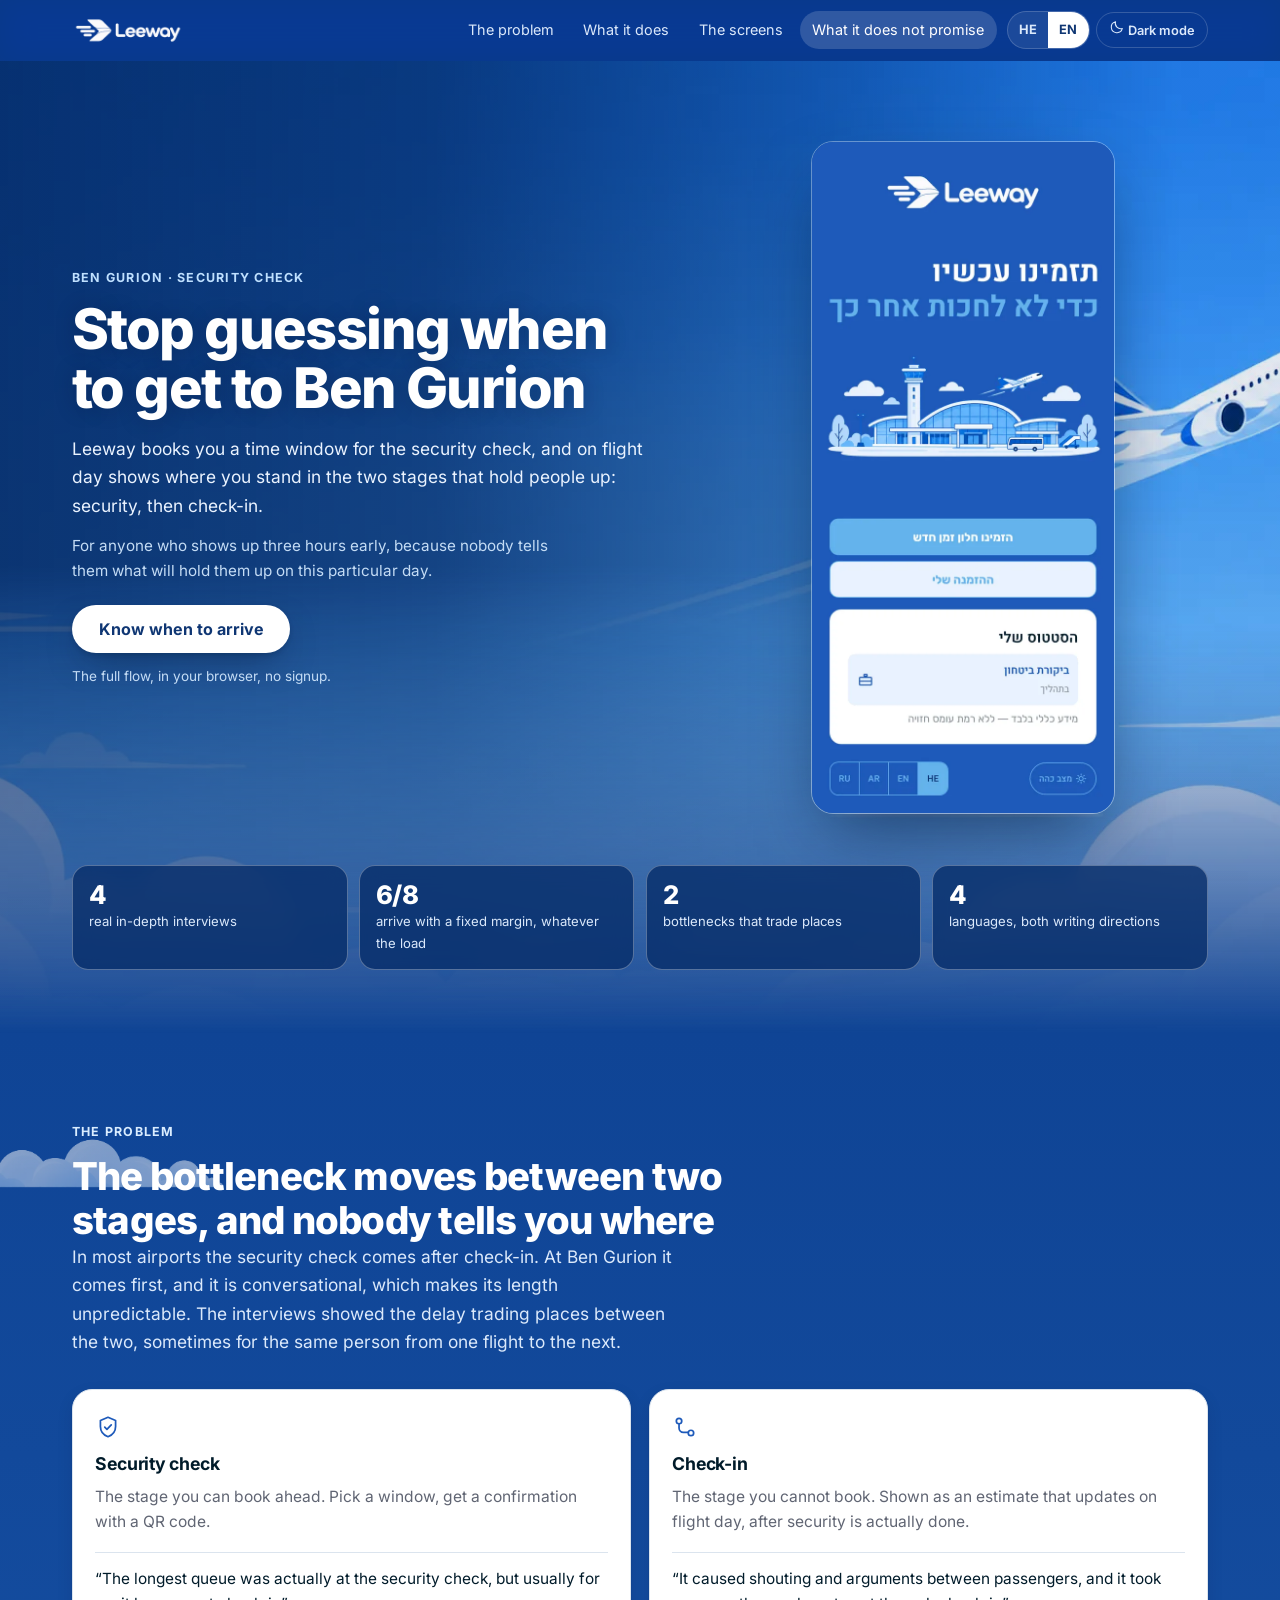
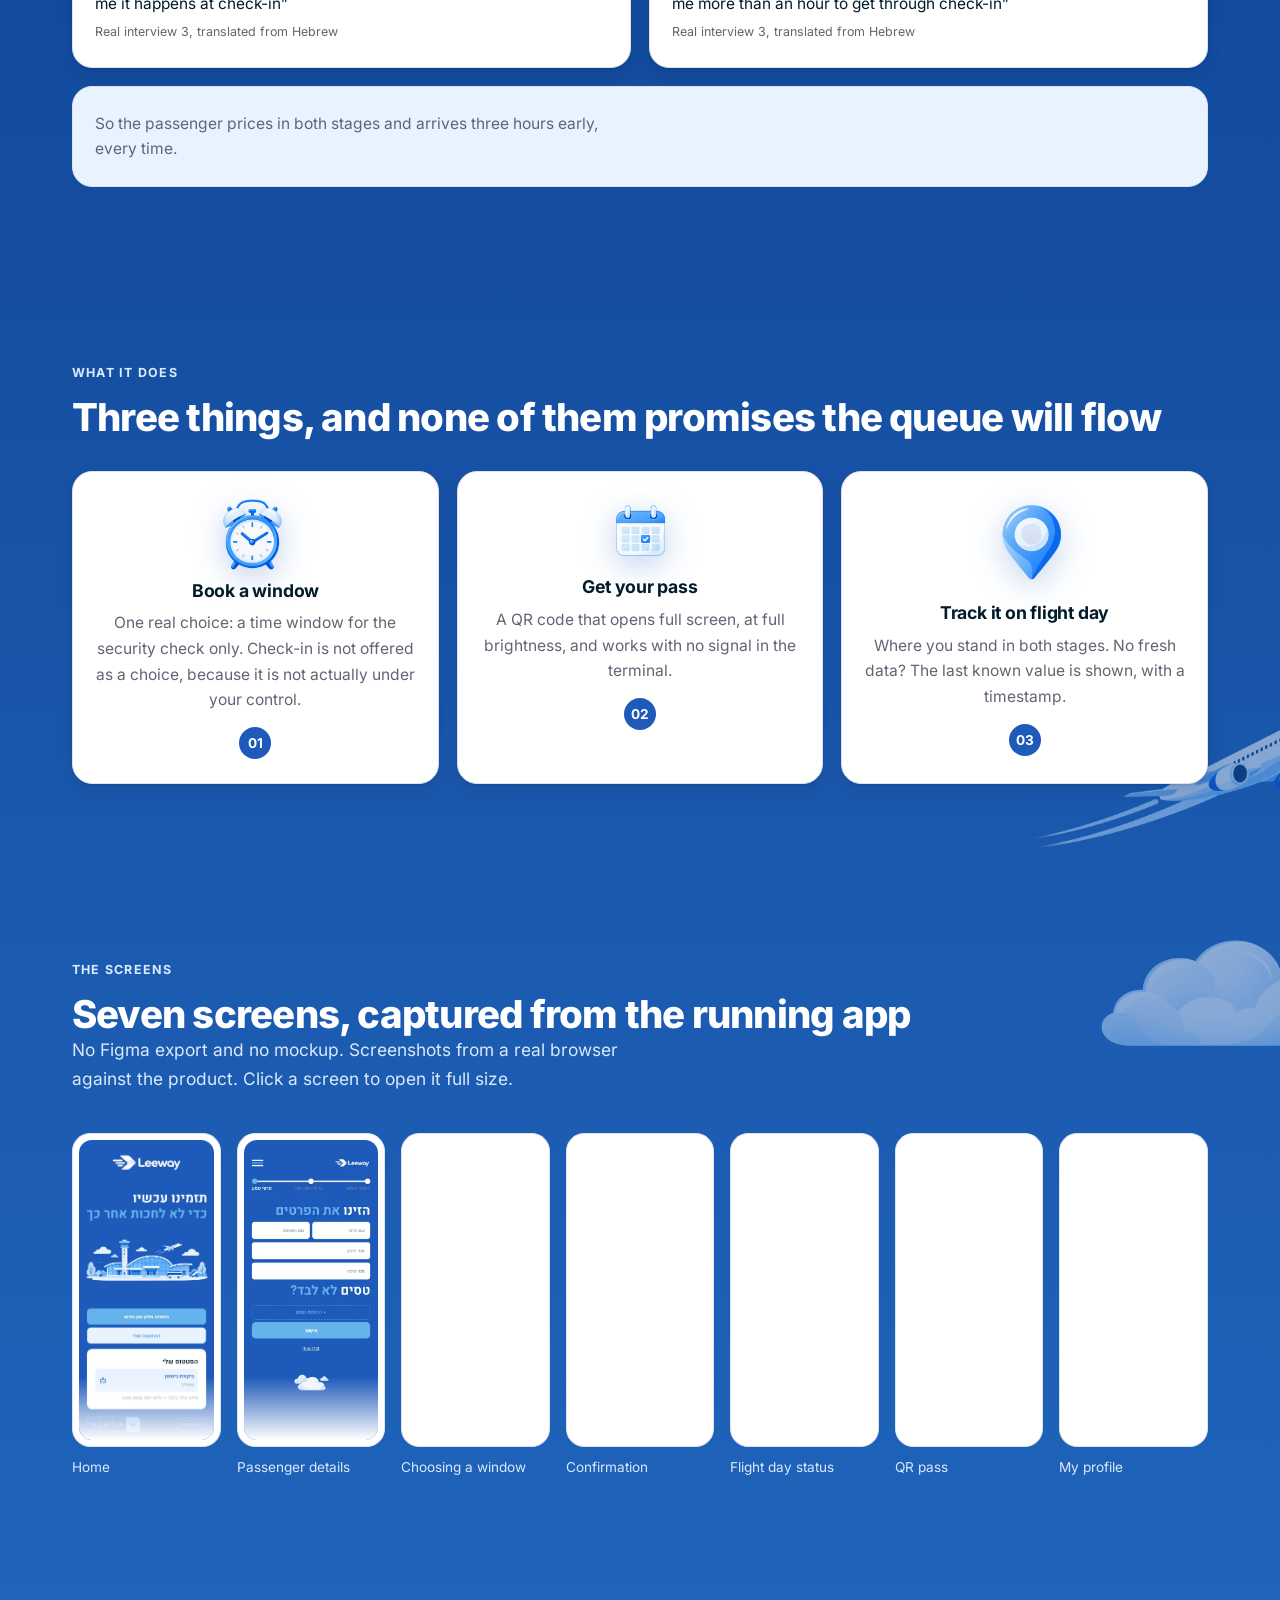
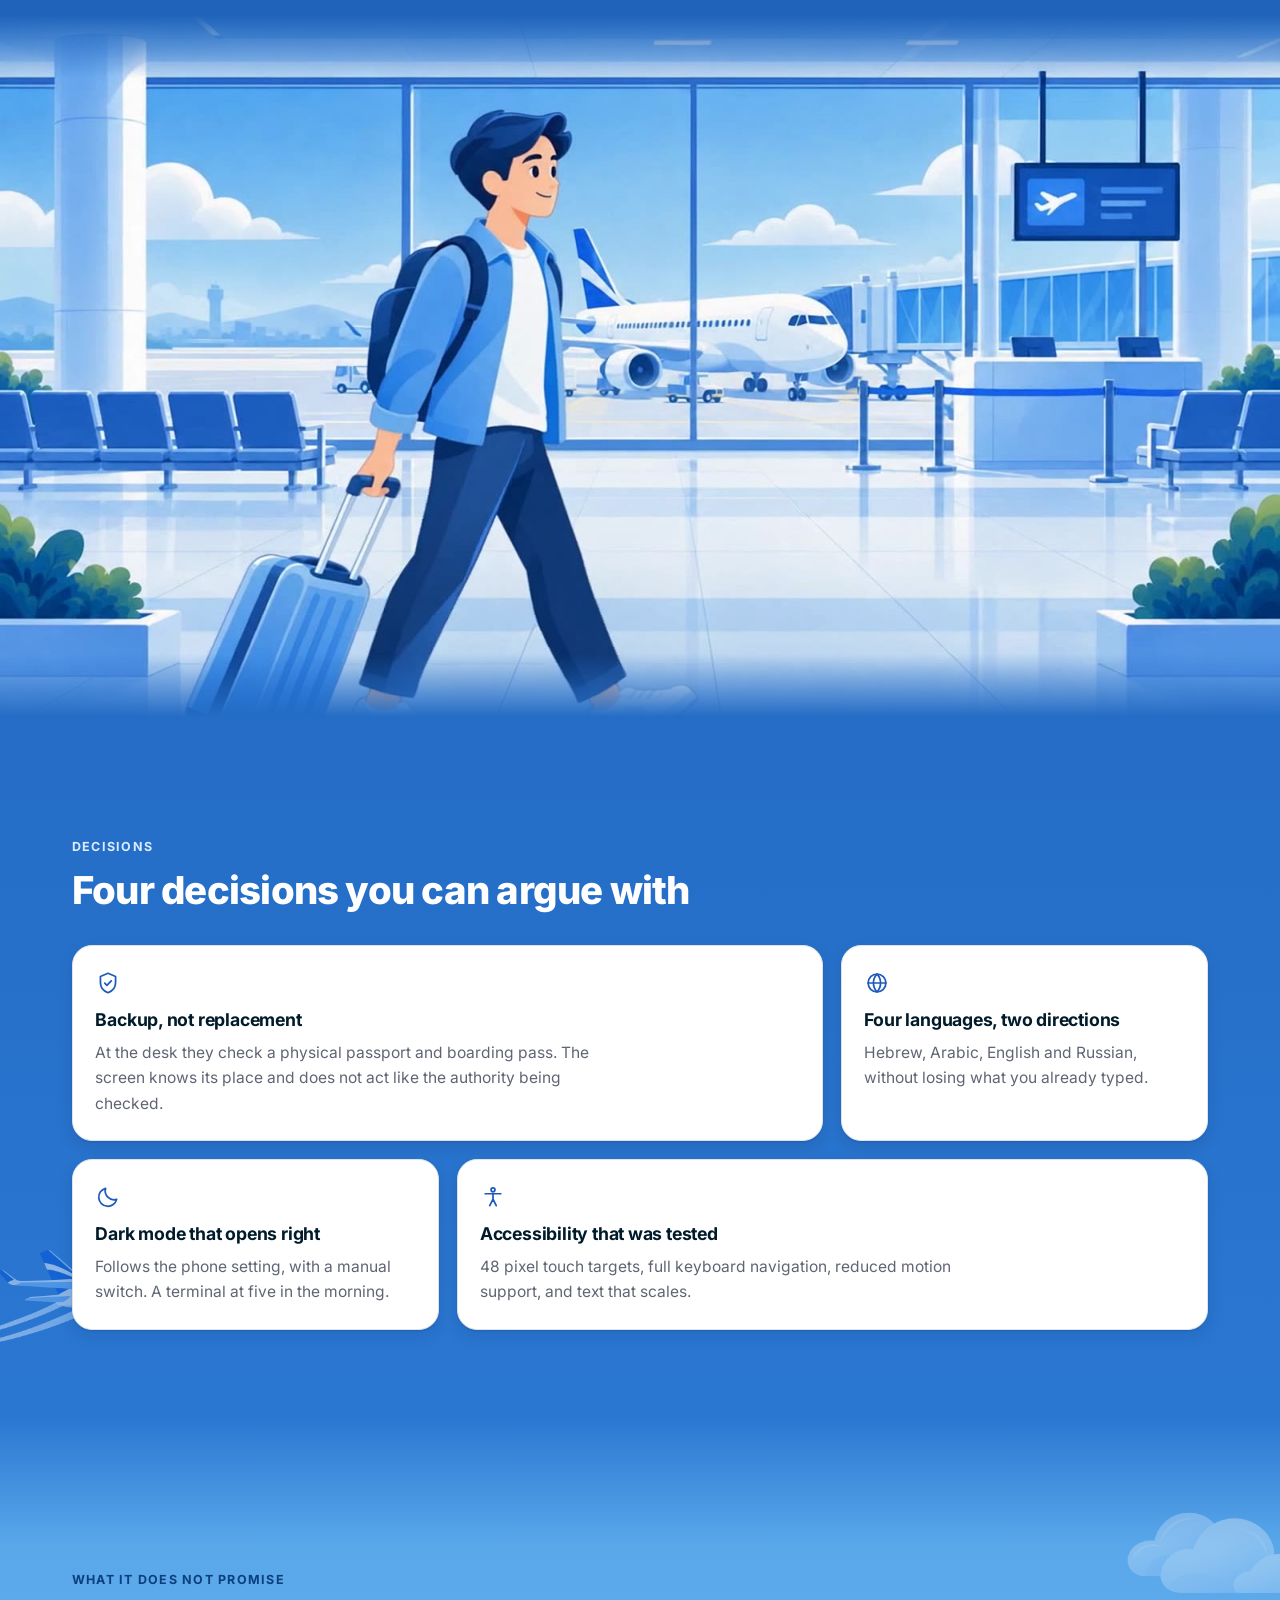
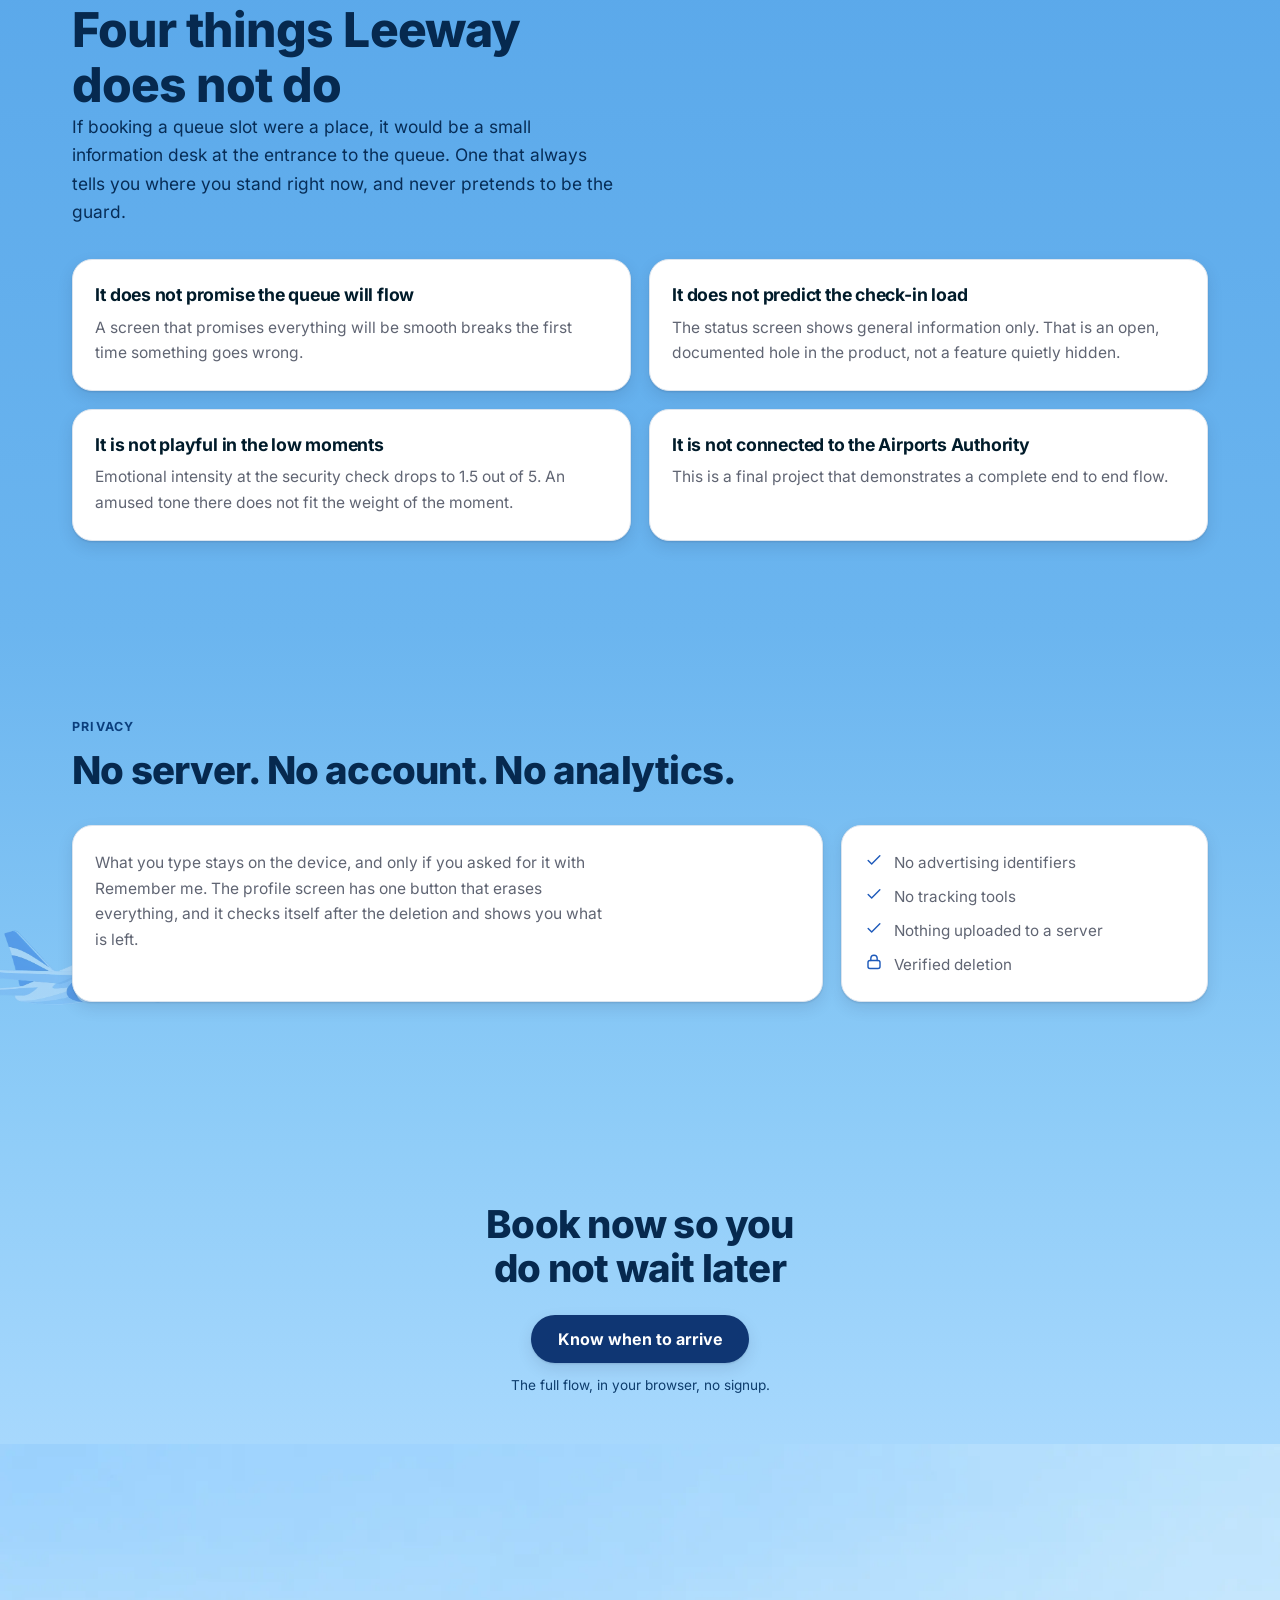
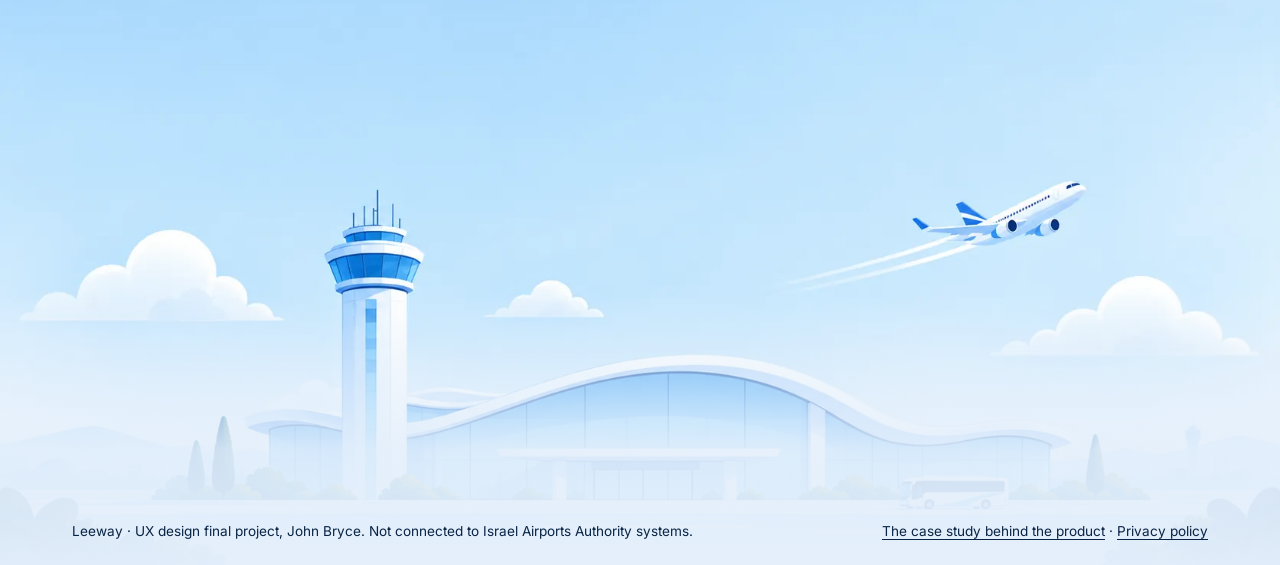
<file: landing/index-en.html>
<!DOCTYPE html>
<html lang="en">
<head>
<meta charset="UTF-8">
<meta name="robots" content="noindex">
<title>Leeway</title>
<link rel="canonical" href="index.html">
<meta http-equiv="refresh" content="0; url=index.html">
<script>try{localStorage.setItem("leeway-lp-lang","en")}catch(e){}location.replace("index.html")</script>
<style>body{font:16px/1.6 system-ui,sans-serif;margin:0;display:grid;place-items:center;min-height:100svh;background:#1e5aba;color:#fff}</style>
</head>
<body>
<p>The English version now lives inside the page itself. <a href="index.html" style="color:#fff">Continue</a></p>
</body>
</html>
</file>
<file: style.css>
/* =========================================================================
   Leeway — זימון תור לביקורת ביטחון בנתב"ג
   Design tokens mirrored 1:1 from the Figma file "Demo Final Project Ver 3"
   (file key mJc7QbFA7CpcJTj1Tf4WRq), collections: Color / Spacing /
   Typography / Radius. Variable names below match the Figma variable names,
   with "/" replaced by "-".
   ========================================================================= */

:root {
  /* ---- Color · primitives ------------------------------------------- */
  --color-white-base: #ffffff;
  --color-navy-900: #001b2a;
  --color-navy-950: #0a1220;
  --color-navy-800: #182a4a;
  --color-blue-800: #0f3673;
  --color-blue-700: #174691;
  --color-blue-600: #1e5aba;
  --color-blue-400: #63b3ed;
  --color-blue-200: #d6e6ff;
  --color-blue-100: #e9f2ff;
  --color-gray-100: #f4f6f8;
  --color-gray-300: #c9c8c8;
  --color-slate-600: #525f77;
  --color-slate-500: #606573;
  --color-slate-400: #808d95;
  --color-slate-300: #8b93a7;
  --color-cream-50: #f2efe9;
  --color-lavender-100: #e6e6ec;
  --color-green-700: #1e6b41;
  --color-green-600: #3e8e5c;
  --color-green-50: #e6f4ec;
  --color-blueinfo-700: #0238b5;
  --color-blueinfo-400: #4c8ce0;
  --color-amber-800: #8a5a0f;
  --color-amber-600: #cb8724;
  --color-amber-50: #fdf3e3;
  --color-red-700: #bb0307;
  --color-red-400: #e0534f;
  --color-red-50: #fcebea;

  /* ---- Color · semantic (Light mode) --------------------------------- */
  /* The canvas is the layer every card sits on. In light mode it is the
     primary blue, exactly as in Figma. It gets a token of its own rather
     than reading --color-primary-base directly, because primary is a fill
     colour (buttons, filled fields, the chosen slot) and in dark mode the
     canvas is the dark bg instead — see the dark block below. */
  --color-canvas-base: var(--color-primary-base);
  --color-surface-base: var(--color-white-base);
  --color-surface-raised: var(--color-blue-100);
  --color-border-base: var(--color-gray-100);
  --color-text-base: var(--color-navy-900);
  --color-text-muted: var(--color-slate-400);
  --color-text-on-primary: var(--color-white-base);
  --color-text-on-primary-muted: var(--color-blue-200);
  --color-primary-base: var(--color-blue-600);
  --color-primary-strong: var(--color-blue-700);
  --color-primary-deep: var(--color-blue-800);
  /* Primary wears two hats. As a fill (buttons, filled fields, the chosen
     slot) it is the deep blue above. As ink — interactive text, borders and
     small marks sitting on a card — it has to read against that card, and
     blue/700 on the dark card is 1.6:1. Splitting the roles lets dark mode
     swap the ink for accent while the fills stay exactly where Figma puts
     them. In light mode the two are the same colour, so nothing moves. */
  --color-primary-ink: var(--color-primary-base);
  --color-accent-base: var(--color-blue-400);
  --color-success-base: var(--color-green-600);
  --color-success-text: var(--color-green-700);
  --color-success-surface: var(--color-green-50);
  --color-info-base: var(--color-blueinfo-700);
  --color-warning-base: var(--color-amber-600);
  --color-warning-text: var(--color-amber-800);
  --color-warning-surface: var(--color-amber-50);
  --color-danger-base: var(--color-red-700);
  --color-danger-text: var(--color-red-700);
  --color-danger-surface: var(--color-red-50);
  --color-neutral-base: var(--color-slate-500);
  /* טקסט משני שיושב ישירות על רקע המסך ולא בתוך כרטיס לבן.
     --color-text-muted נותן שם יחס ניגודיות של 1.91:1 בלבד, מתחת לרף,
     ולכן לטקסט כזה יש טוקן משלו: 5.15:1 על הכחול. */
  --color-text-on-canvas: var(--color-blue-200);
  --color-muted-surface-base: var(--color-gray-300);
  --color-focus-on-dark: var(--color-white-base);
  --color-focus-on-light: var(--color-blue-600);
  --color-overlay-scrim: var(--color-navy-900);

  /* Not defined as a Figma variable — raw fill on the QR pass shell
     (node 2300:1344). Tokenised here so no rule carries a bare hex. */
  --color-pass-shell: #d9d9d9;

  /* ---- Spacing ------------------------------------------------------- */
  --space-1: 4px;
  --space-2: 8px;
  --space-3: 12px;
  --space-4: 16px;
  --space-5: 24px;
  --space-6: 32px;
  --space-7: 48px;
  --space-8: 64px;

  /* ---- Radius -------------------------------------------------------- */
  --radius-sm: 8px;
  --radius-md: 12px;
  --radius-lg: 16px;
  --radius-pill: 999px;

  /* ---- Inline icons (SVG data URI — no extra files) -------------------- */
  --icon-check: url("data:image/svg+xml,%3Csvg xmlns='http://www.w3.org/2000/svg' viewBox='0 0 20 20'%3E%3Cpath d='M5.5 10.4l3 3 6-6.6' fill='none' stroke='%23ffffff' stroke-width='2' stroke-linecap='round' stroke-linejoin='round'/%3E%3C/svg%3E");

  /* ---- Typography ---------------------------------------------------- */
  --typography-family-heading: "Heebo", "Rubik", system-ui, sans-serif;
  --typography-family-body: "Inter", "Source Sans 3", system-ui, sans-serif;
  --typography-size-2xs: 10px;
  --typography-size-xs: 12px;
  --typography-size-sm: 14px;
  --typography-size-md: 16px;
  --typography-size-lg: 20px;
  --typography-size-xl: 28px;
  --typography-size-1xl: 36px;
  --typography-size-2xl: 40px;
  --typography-size-3xl: 48px;

  --typography-line-2xs: 14px;
  --typography-line-xs: 18px;
  --typography-line-sm: 20px;
  --typography-line-md: 24px;
  --typography-line-lg: 28px;
  --typography-line-xl: 36px;
  --typography-line-1xl: 44px;
  --typography-line-2xl: 48px;
  --typography-line-3xl: 56px;

  --typography-weight-regular: 400;
  --typography-weight-medium: 500;
  --typography-weight-semibold: 600;
  --typography-weight-bold: 700;

  /* ---- Spacing · vertical (fluid) --------------------------------------
     ה-Figma צויר על קנבס של 412×917. אף טלפון אמיתי לא נותן 917 פיקסלים
     גובה גלויים — אייפון 17 נותן בערך 724 מתחת לסרגל של ספארי. לכן
     המרווחים האנכיים בלבד נמדדים ביחס לגובה החלון: הם מגיעים למספר
     המדויק של ה-Figma בגובה המקורי, ומתכווצים בהדרגה במסך נמוך יותר.
     הרוחב, הטיפוגרפיה ושטחי המגע לא נוגעים בזה ונשארים קבועים.
     ---------------------------------------------------------------------- */
  --v-2: clamp(6px,  0.90dvh,  8px);   /* = --space-2 at 917 */
  --v-3: clamp(8px,  1.31dvh, 12px);   /* = --space-3 */
  --v-4: clamp(10px, 1.75dvh, 16px);   /* = --space-4 */
  --v-5: clamp(13px, 2.62dvh, 24px);   /* = --space-5 */
  --v-6: clamp(16px, 3.49dvh, 32px);   /* = --space-6 */
  --v-7: clamp(20px, 5.24dvh, 48px);   /* = --space-7 */
  --v-8: clamp(26px, 6.98dvh, 64px);   /* = --space-8 */

  /* ---- Layout -------------------------------------------------------- */
  --canvas-width: 412px;
  --canvas-gutter: var(--space-5);
  --header-top: var(--v-7);
  --control-height: 48px;
  --field-height: 52px;

  /* ---- Motion · read from the Figma prototype (27 connections) -------- */
  --motion-dissolve: 300ms;
  --motion-move-fast: 300ms;
  --motion-move: 400ms;
  --motion-move-slow: 500ms;
  --motion-smart: 300ms;
  --motion-smart-slow: 500ms;
  --motion-splash-1: 200ms;
  --motion-splash-2: 400ms;
  --ease-out: cubic-bezier(0, 0, 0.58, 1);
  --ease-in: cubic-bezier(0.42, 0, 1, 1);
  --ease-linear: linear;

  /* ---- Micro-motion · archetype "רגוע ואמין", mobile-adjusted ---------
     Derived: radius 3 + typeface 1 + palette 3 + category 2 = 9 / 4 = 2.25.
     Calm base 260ms, cut 15% because a phone in the hand is unforgiving;
     lift halved from 6px because travel reads bigger on a small screen.
     Easing is this product's own --ease-out, not the archetype default.   */
  --motion-press-in: 90ms;      /* a press must register almost instantly  */
  --motion-press-out: 160ms;    /* the release is allowed to relax slower  */
  --motion-fast: 140ms;
  --motion-base: 220ms;         /* calm 260ms − 15% for mobile             */
  --motion-lift: 3px;           /* calm 6px, halved for the phone          */
  --motion-press-scale: 0.97;
  --motion-stagger: 40ms;
  --motion-celebrate: 300ms;    /* the one delight beat, on Success        */
  --motion-spin: 700ms;         /* loading spinner revolution              */
  --motion-pulse: 1200ms;       /* the spinner's reduced-motion substitute */

  /* ---- Elevation ----------------------------------------------------- */
  --shadow-pass: 0 7.367px 18.419px -4px rgb(0 27 42 / 0.16);

  /* ---- Gradients · named styles gradient/reveal-mask/* ----------------
     All three fade into the screen behind them, so they follow the canvas
     rather than primary. In light mode the canvas *is* primary, so these
     resolve to the same blue the Figma styles specify.                    */
  --gradient-reveal-to-blue: linear-gradient(160deg, rgb(217 217 217 / 0) 0%, var(--color-canvas-base) 92%);
  --gradient-reveal-from-blue: linear-gradient(160deg, var(--color-canvas-base) 0%, rgb(115 115 115 / 0) 100%);
  --gradient-scrim-up: linear-gradient(to top, var(--color-canvas-base) 55%, rgb(30 90 186 / 0) 100%);

  color-scheme: light;
}

/* ---- Color · semantic (Dark mode) ------------------------------------
   Values read from the "Dark" mode of the Figma Color collection
   (Design System page, node 21:156).
   The page opens in whichever mode the phone is set to, and the switch on the
   Landing page (or in the menu) overrides that for the rest of the visit.
   script.js stamps data-theme on <html>; this block only reacts to it.
   It re-declares colour variables only — it never touches layout, so
   deleting it leaves the light design byte-for-byte identical.

   The layering is inverted from light mode on purpose. Light mode is a blue
   canvas carrying white cards; dark mode is Figma's dark bg (navy/950)
   carrying Figma's dark surface (navy/800). Those are the only two dark
   surfaces the Figma file defines, so a strip nested inside a card falls
   back to the canvas colour and reads as inset — canvas → card → inset,
   rather than inventing a third navy that is in no design file.         */
:root[data-theme="dark"] {
  --color-canvas-base: var(--color-navy-950);    /* Figma dark · bg      */
  --color-surface-base: var(--color-navy-800);   /* Figma dark · surface */
  --color-surface-raised: var(--color-navy-950);
  --color-border-base: var(--color-slate-600);
  --color-text-base: var(--color-cream-50);
  --color-text-muted: var(--color-lavender-100);
  --color-primary-base: var(--color-blue-700);
  --color-primary-strong: var(--color-blue-800);
  /* Down here primary is a fill and nothing else. Accent carries the ink:
     8.2:1 on the canvas, 6.2:1 on a card. */
  --color-primary-ink: var(--color-accent-base);
  --color-info-base: var(--color-blueinfo-400);
  --color-danger-base: var(--color-red-400);
  --color-neutral-base: var(--color-slate-300);
  /* On the blue canvas of light mode muted text needed a token of its own.
     On navy the muted lavender clears the bar on its own — 15:1. */
  --color-text-on-canvas: var(--color-text-muted);
  /* The ring on cards and on the settings screens is blue/600 in light
     mode, where it lands on white. On navy that is 2.2:1; accent is 6.2:1. */
  --color-focus-on-light: var(--color-accent-base);
  /* accent, success and warning are intentionally identical in both
     modes — contrast-checked in docs/DESIGN_SYSTEM_AUDIT.md. */
  color-scheme: dark;
}

/* =========================================================================
   Base
   ========================================================================= */

*,
*::before,
*::after { box-sizing: border-box; }

html { -webkit-text-size-adjust: 100%; }

body {
  margin: 0;
  background: var(--color-navy-900);
  font-family: var(--typography-family-body);
  font-size: var(--typography-size-md);
  line-height: var(--typography-line-md);
  color: var(--color-text-base);
  -webkit-font-smoothing: antialiased;
}

h1, h2, h3, h4 {
  font-family: var(--typography-family-heading);
  margin: 0;
}

p { margin: 0; }

img { max-width: 100%; display: block; }
picture { display: contents; }

button { font: inherit; color: inherit; }

:where(a, button, input, [tabindex]):focus-visible {
  outline: 2px solid var(--color-focus-on-dark);
  outline-offset: 2px;
  border-radius: var(--radius-sm);
}

.screen--light :where(a, button, input):focus-visible {
  outline-color: var(--color-focus-on-light);
}

/* headings receive focus programmatically after a screen change (for screen
   readers) — that must never paint a visible ring */
[tabindex="-1"]:focus,
[tabindex="-1"]:focus-visible { outline: none; }

.visually-hidden {
  position: absolute;
  width: 1px; height: 1px;
  padding: 0; margin: -1px;
  overflow: hidden;
  clip-path: inset(50%);
  white-space: nowrap;
}

/* =========================================================================
   App shell + screens
   ========================================================================= */

.app {
  position: relative;
  width: 100%;
  max-width: var(--canvas-width);
  min-height: 100dvh;
  margin-inline: auto;
  overflow: hidden;
  background: var(--color-canvas-base);
  isolation: isolate;
}

.screen {
  position: absolute;
  inset: 0;
  display: flex;
  flex-direction: column;
  padding-inline: var(--canvas-gutter);
  padding-block-end: max(var(--v-5), env(safe-area-inset-bottom));
  background: var(--color-canvas-base);
  overflow-y: auto;
  overflow-x: hidden;
  overscroll-behavior: contain;
}

.screen[hidden] { display: none !important; }

/* The screen leaving the stage sits underneath the incoming one. */
.screen.is-leaving { z-index: 1; }
.screen.is-entering { z-index: 2; }

/* =========================================================================
   Transitions — types, directions and durations read from the Figma
   prototype. Figma "Move in · Left" = the incoming frame travels leftwards,
   so it enters from the right edge; "Move in · Right" is the mirror.
   ========================================================================= */

@media (prefers-reduced-motion: no-preference) {
  .anim-dissolve-in {
    animation: fade-in var(--motion-dissolve) var(--ease-out) both;
  }
  .anim-dissolve-out {
    animation: fade-out var(--motion-dissolve) var(--ease-out) both;
  }
  .anim-move-in-left {
    animation: slide-from-end var(--duration, var(--motion-move-slow)) var(--ease, var(--ease-out)) both;
  }
  .anim-move-in-right {
    animation: slide-from-start var(--duration, var(--motion-move-slow)) var(--ease, var(--ease-out)) both;
  }
  .anim-smart-in {
    animation: smart-in var(--duration, var(--motion-smart)) var(--ease, var(--ease-out)) both;
  }
  .anim-smart-out {
    animation: smart-out var(--duration, var(--motion-smart)) var(--ease, var(--ease-out)) both;
  }
}

@keyframes fade-in  { from { opacity: 0 } to { opacity: 1 } }
@keyframes fade-out { from { opacity: 1 } to { opacity: 0 } }
@keyframes slide-from-end   { from { transform: translateX(100%) }  to { transform: translateX(0) } }
@keyframes slide-from-start { from { transform: translateX(-100%) } to { transform: translateX(0) } }
@keyframes smart-in  { from { opacity: 0; transform: scale(1.03) } to { opacity: 1; transform: scale(1) } }
@keyframes smart-out { from { opacity: 1; transform: scale(1) }    to { opacity: 0; transform: scale(0.985) } }

/* =========================================================================
   Header — hamburger (start) + logo (end)
   ========================================================================= */

.header {
  display: flex;
  align-items: center;
  justify-content: space-between;
  padding-block-start: var(--header-top);
  min-block-size: 51px;
  flex: 0 0 auto;
}

.logo { width: 111px; height: auto; }
/* הלוגו הגדול של עמוד הנחיתה — 223px ב-Figma, מתכווץ במסך נמוך */
.logo--hero { width: clamp(150px, 24.3dvh, 223px); }

.hamburger {
  display: grid;
  place-items: center;
  inline-size: 44px;
  block-size: 44px;
  margin-inline-start: calc(var(--space-1) * -1);
  padding: 0;
  border: 0;
  background: none;
  cursor: pointer;
}
.hamburger img { width: 35px; }
.hamburger img.is-active { width: 44px; }   /* 43px of ink, matching Figma */

.home-link {
  padding: 0;
  border: 0;
  background: none;
  cursor: pointer;
  line-height: 0;
}

/* =========================================================================
   Progress bar (Progress Bar V2 — node 2048:535)
   ========================================================================= */

.progress {
  --progress-fill: 0%;
  position: relative;
  margin-block-start: var(--v-6);
  padding-block-end: var(--v-1);
  flex: 0 0 auto;
}

.progress__track {
  position: relative;
  block-size: 4px;
  margin-inline: 8.5px;       /* half a dot, so the dots cap the rail exactly */
  border-radius: var(--radius-pill);
  background: var(--color-white-base);
}

.progress__fill {
  position: absolute;
  left: 0;                    /* physical on purpose — see the note below */
  top: 50%;
  transform: translateY(-50%);
  block-size: 9px;            /* Figma: 4px track, 9px filled segment */
  inline-size: var(--progress-fill);
  border-radius: var(--radius-pill);
  background: var(--color-accent-base);
  /* The one place a size is animated instead of a transform: this bar is
     absolutely positioned, so the reflow is confined to itself, and
     scaleX() would distort the pill-shaped cap on a 9px-tall element. */
  transition: inline-size var(--motion-base) var(--ease-out);
}

/* The rail runs physically left → right, matching the Figma layout, so the
   dots are placed with `left` rather than a logical property on purpose. */
.progress__dot {
  position: absolute;
  top: 50%;
  inline-size: 17px;
  block-size: 17px;
  border-radius: var(--radius-pill);
  background: var(--color-white-base);
  transform: translate(-50%, -50%);
}
.progress__dot:nth-of-type(1) { left: 0; }
.progress__dot:nth-of-type(2) { left: 50%; }
.progress__dot:nth-of-type(3) { left: 100%; }
.progress__dot.is-done { background: var(--color-accent-base); }

.progress__labels {
  display: flex;
  justify-content: space-between;
  flex-direction: row-reverse;
  margin-block-start: var(--v-2);
}

.progress__label {
  font-family: var(--typography-family-heading);
  font-size: var(--typography-size-sm);
  line-height: var(--typography-line-md);
  color: var(--color-text-muted);
}
.progress__label.is-current {
  color: var(--color-white-base);
  font-weight: var(--typography-weight-bold);
}

/* =========================================================================
   Buttons (Button — node 2012:447 / Button V2 — node 2095:723)
   ========================================================================= */

.btn {
  display: inline-flex;
  align-items: center;
  justify-content: center;
  gap: var(--space-2);
  inline-size: 100%;
  min-block-size: var(--control-height);
  padding-inline: var(--space-5);
  padding-block: var(--space-3);
  border: 1.5px solid transparent;
  border-radius: var(--radius-md);
  font-family: var(--typography-family-body);
  font-size: var(--typography-size-md);
  font-weight: var(--typography-weight-bold);
  line-height: var(--typography-line-md);
  cursor: pointer;
}
/* no :hover — this is a touch product; hover sticks after a tap */

.btn--primary {
  background: var(--color-accent-base);
  border-color: var(--color-accent-base);
  color: var(--color-text-on-primary);
}
.btn--secondary {
  background: var(--color-surface-raised);
  border-color: var(--color-accent-base);
  color: var(--color-accent-base);
}
.btn--pass {
  font-family: var(--typography-family-heading);
  font-size: var(--typography-size-sm);
  font-weight: var(--typography-weight-semibold);
  background: var(--color-accent-base);
  border-color: var(--color-accent-base);
  color: var(--color-white-base);
  min-block-size: 44px;
}

.btn-row {
  display: flex;
  gap: var(--space-2);
  margin-block-start: var(--v-5);
}
.btn-row .btn { flex: 1 1 0; }
/* ב-RTL הפעולה הראשית יושבת מימין, וזה נכון. ב-LTR אותו סדר DOM היה שם
   אותה משמאל ואת "חזרה" מימין — הפוך מהמוסכמה. היפוך השורה מחזיר את
   הראשית לימין בלי לגעת ב-HTML. */
:root[dir="ltr"] .btn-row { flex-direction: row-reverse; }

.actions { display: grid; gap: var(--space-2); }

/* =========================================================================
   Inputs (Input — node 2007:432)
   ========================================================================= */

.field { display: block; }

.input {
  inline-size: 100%;
  block-size: var(--field-height);
  padding-inline: var(--space-4);
  padding-block: var(--space-3);
  border: 1px solid var(--color-border-base);
  border-radius: var(--radius-sm);
  background: var(--color-surface-base);
  font-family: var(--typography-family-body);
  font-size: var(--typography-size-sm);
  line-height: var(--typography-line-sm);
  color: var(--color-text-base);
  text-align: start;
}
.input::placeholder { color: var(--color-text-muted); opacity: 1; }
/* border-color alone is not a sufficient focus affordance — keep the ring */
.input:focus { border-color: var(--color-focus-on-light); }
.input:focus:not(:focus-visible) { outline: none; }

.input[aria-invalid="true"] {
  border-color: var(--color-red-700);
  background: var(--color-danger-surface);
  color: var(--color-navy-900);
}
.input[aria-invalid="true"]::placeholder { color: var(--color-slate-500); }

.field__error {
  display: none;
  margin-block-start: var(--v-1);
  font-size: var(--typography-size-xs);
  line-height: var(--typography-line-xs);
  color: var(--color-red-700);
  background: var(--color-danger-surface);
  border-radius: var(--radius-sm);
  padding-inline: var(--space-2);
  padding-block: 2px;
  inline-size: fit-content;
}
.field.has-error .field__error { display: block; }

.name-row { display: flex; gap: var(--space-2); }
.name-row .field { flex: 1 1 0; min-inline-size: 0; }

/* =========================================================================
   Typography helpers
   ========================================================================= */

.display {
  font-family: var(--typography-family-heading);
  font-size: var(--typography-size-2xl);
  line-height: var(--typography-line-2xl);
  font-weight: var(--typography-weight-bold);
  color: var(--color-white-base);
}
.display em { font-style: normal; color: var(--color-accent-base); }
.display em.is-success { color: var(--color-success-base); }
.display em.is-danger { color: var(--color-danger-base); }

.h3 {
  font-family: var(--typography-family-heading);
  font-size: var(--typography-size-xl);
  line-height: var(--typography-line-xl);
  font-weight: var(--typography-weight-semibold);
  color: var(--color-white-base);
}
.h3 em { font-style: normal; color: var(--color-accent-base); }

/* =========================================================================
   Landing page (node 24:1271)
   ========================================================================= */

.screen--landing { align-items: center; }
.screen--landing .header { justify-content: center; padding-block-start: var(--v-6); }

.landing__headline {
  align-self: stretch;
  text-align: start;
  margin-block-start: var(--v-7);

  /* ב-Figma (node 2039:923) הכותרת היא שתי שורות עם whitespace-nowrap:
     Heebo Bold 40/48, ותיבת הטקסט רחבה 369px — חמישה פיקסלים יותר
     מעמודת הכפתורים (364). בדיוק ההפרש הזה הוא מה שמכניס את
     "כדי לא לחכות אחר כך" לשורה אחת, ולכן הוא משוחזר כאן. */
  inline-size: calc(100% + 7px);
  margin-inline: -3.5px;

  /* היחס נמדד מ-Heebo Bold עצמו: "כדי לא לחכות אחר כך" ב-40px תופסת
     368.5px. היחס כאן מכויל כך שברוחב הקנבס של ה-Figma יוצא בדיוק
     40px כמו בעיצוב, ובכל רוחב אחר נשארים כ-2.5px אוויר שמונעים
     שבירה בגלל עיגול תת-פיקסלי. במסך צר הגופן יורד בדיוק כמה שנדרש
     כדי שהשורה תישאר שורה אחת — במקום להישבר לשלוש שורות. */
  font-size: min(var(--typography-size-2xl),
                 calc((min(100vw, var(--canvas-width)) - var(--canvas-gutter) * 2 + 7px) * 0.1079));
  line-height: 1.2;   /* 48 / 40, בדיוק כמו ב-Figma */
}

/* רק לעברית מובטחות שתי שורות, כי רק בשבילה נמדד היחס למעלה. שאר
   השפות ארוכות בהרבה ונשברות באופן טבעי — עדיף שלוש שורות מסודרות
   מאשר שורה אחת שנחתכת בקצה המסך. */
:root[lang="he"] .landing__headline > * { white-space: nowrap; }

/* האיור הוא צרכן הגובה הגדול ביותר במסך. במסך גבוה הוא נשאר full-bleed
   בדיוק כמו ב-Figma; במסך נמוך הוא מתכווץ לפי היחס הטבעי שלו (419:279)
   ומתמרכז, במקום לדחוף את כפתורי הפעולה מתחת לקו הקיפול. */
.landing__art {
  align-self: center;
  inline-size: calc(100% + var(--canvas-gutter) * 2);
  max-inline-size: none;
  margin-inline: calc(var(--canvas-gutter) * -1);
  margin-block-start: calc(var(--v-5) * -1);
  /* התיבה נשארת full-bleed בדיוק כמו ב-Figma. רק כשאין מספיק גובה
     התקרה נכנסת לפעולה, והאיור מצטמצם ומתמרכז בתוכה — במקום לדחוף
     את כפתורי הפעולה מתחת לקו הקיפול. */
  max-block-size: clamp(128px, 30dvh, 279px);
  block-size: auto;
  object-fit: contain;
  /* min-block-size:0 הוא מה שמתיר לתמונה בכלל להתכווץ בתוך flex column.
     בלעדיו התמונה נשארת בגובה הטבעי שלה ודוחפת את השאר החוצה. */
  flex: 0 1 auto;
  /* הרצפה: מתחת ל-96px האיור כבר נראה כמו מדבקה ולא כמו איור. משם
     והלאה המסך גולל — עדיף גלילה קטנה על איור מעוך. */
  min-block-size: 96px;
}

/* רק האיור מוותר על גובה. כל שאר האלמנטים בעמוד — כותרת, כפתורים,
   כרטיס הסטטוס, שורת ההגדרות — שומרים על הגובה המלא שלהם. */
.screen--landing > :not(.landing__art) { flex-shrink: 0; }

.landing__actions {
  align-self: stretch;
  display: grid;
  gap: var(--v-2);
  margin-block-start: var(--v-5);
}

/* My Status Card (node 2063:712) */
.status-card {
  align-self: stretch;
  display: flex;
  flex-direction: column;
  gap: var(--v-2);
  margin-block-start: var(--v-4);
  padding: var(--v-5) var(--space-5);
  border: 1px solid var(--color-border-base);
  border-radius: var(--radius-lg);
  background: var(--color-surface-base);
  text-align: start;
  cursor: pointer;
  inline-size: 100%;
}
.status-card__title {
  font-family: var(--typography-family-heading);
  font-size: var(--typography-size-lg);
  line-height: var(--typography-line-lg);
  font-weight: var(--typography-weight-semibold);
  color: var(--color-text-base);
}
.status-card__chip {
  display: flex;
  align-items: center;
  gap: 10px;
  inline-size: 100%;
  padding-inline: var(--space-3);
  padding-block: 10px;
  border-radius: 10px;
  background: var(--color-surface-raised);
}
.status-card__chip img { inline-size: 24px; block-size: 24px; }
.status-card__chip-text { display: flex; flex-direction: column; gap: 2px; flex: 1 1 auto; }
.status-card__step {
  font-family: var(--typography-family-heading);
  font-size: 15px;
  font-weight: var(--typography-weight-semibold);
  color: var(--color-primary-ink);
}
.status-card__state {
  font-family: var(--typography-family-heading);
  font-size: 13px;
  color: var(--color-text-muted);
}
.status-card__note {
  font-size: var(--typography-size-sm);
  line-height: var(--typography-line-sm);
  color: var(--color-text-muted);
}
/* מצב פתיחה: אין עדיין הזמנה, אז אין שלב פעיל להאיר. הצ'יפ נשאר במקומו
   כדי שהכרטיס לא יקפוץ כשמצב אמיתי נכנס אליו — רק הצבע מתעמעם. */
.status-card[data-booking="none"] .status-card__step { color: var(--color-text-muted); }
.status-card[data-booking="none"] .status-card__chip img { opacity: .45; }

/* =========================================================================
   Onboarding — הדרכת כניסה ראשונה (אין לה node ב-Figma)

   שלוש שכבות מעל מסך הבית, כולן ילדות של המסך עצמו ולא של .app:
   רק כך אפשר להרים אלמנט שיושב *בתוך* המסך (הכפתור שמוסבר, שורת
   ההגדרות) מעל ההחשכה. שכבה מחוץ למסך הייתה מחייבת להרים את המסך
   כולו — כלומר לבטל את ההחשכה שהיא כל העניין.

     z 5  ההחשכה
     z 6  האלמנט שמוסבר כרגע
     z 7  הגיליון
     z 8  שורת ההגדרות — שפה ומצב תצוגה נשארים מעל הכול ופעילים.
          זה לא קישוט: מי שלא קורא עברית חייב להחליף שפה תוך כדי
          ההסבר, ולא אחריו.
   ========================================================================= */

.coach-scrim {
  position: absolute;
  inset: 0;
  z-index: 5;
  /* 25% — חצי מהעוצמה של תפריט ההמבורגר (35%). ההסבר לא אמור למחוק
     את המסך שהוא מסביר, רק להוריד אותו רמה אחת. */
  background: rgb(0 27 42 / 0.25);
  animation: fade-in var(--motion-dissolve) var(--ease-out) both;
}
.coach-scrim[hidden] { display: none !important; }
.coach-scrim.is-leaving { animation: fade-out var(--motion-fast) var(--ease-out) both; }

/* האלמנט שמוסבר כרגע. outline ולא box-shadow: הוא עוקב לבד אחרי
   ה-border-radius של כל יעד (כפתור radius-md, כרטיס radius-lg) בלי
   שנצטרך לחזור על הרדיוס לכל אחד. הצבע הוא טוקן הפוקוס של הקנבס
   הכהה — בדיוק המקרה הזה: טבעת בהירה מעל רקע מוחשך. */
.screen--landing[data-coach] [data-coach-target] {
  position: relative;
  z-index: 6;
  outline: 3px solid var(--color-focus-on-dark);
  outline-offset: 3px;
  animation: coach-ring 1400ms var(--ease-out) infinite alternate;
}

/* שורת ההגדרות מעל הכול. static→relative רק בזמן ההדרכה, כדי שה-z
   לא ישנה סדר ציור בשאר הזמן. */
.screen--landing[data-coach] .landing__foot { position: relative; z-index: 8; }

.coach {
  position: absolute;
  z-index: 7;
  /* הבלוק המכיל של אלמנט abs הוא תיבת ה-padding של המסך, כלומר כולל
     את המרווח הצדדי. inset של גוטר אחד מיישר את הגיליון בדיוק לקו של
     הכפתורים ושל כרטיס הסטטוס. */
  inset-inline: var(--canvas-gutter);
  /* עוגן מנוחה בלבד. המיקום בפועל נקבע ב-JS דרך --coach-lift, שנמדד
     מול שורת השפה כפי שהיא בחלון התצוגה — הגיליון הוא absolute בתוך
     המסך, ובמסכים נמוכים תיבת המסך גבוהה מהחלון והעיגון לתחתיתה לבדו
     היה מניח אותו מתחת לקצה. */
  inset-block-end: calc(max(var(--v-4), env(safe-area-inset-bottom)) + var(--v-3));
  display: flex;
  flex-direction: column;
  gap: var(--v-2);
  padding: var(--v-4) var(--space-5);
  border: 1px solid var(--color-border-base);
  border-radius: var(--radius-lg);
  background: var(--color-surface-base);
  box-shadow: var(--shadow-pass);
  animation: coach-in var(--motion-move) var(--ease-out) both;
  /* ההרמה מעל היעד. translate ולא transform: ה-transform כאן כבר שייך
     ל-coach-in, ואנימציה עם fill both מחזיקה בו גם אחרי שנגמרה. שתי
     התכונות מצטרפות זו לזו, כך שהכניסה מלמטה וההרמה לא נלחמות. */
  translate: 0 calc(-1 * var(--coach-lift, 0px));
  transition: translate var(--motion-move) var(--ease-out);
}
/* בזמן מדידה, ובשינויים שאינם תנועה (סיבוב מסך, טעינת גופן, החלפת
   שפה) — המיקום מתעדכן בבת אחת ולא נוסע. */
.coach.is-anchoring { transition: none; }
.coach[hidden] { display: none !important; }
.coach.is-leaving { animation: coach-out var(--motion-fast) var(--ease-in) both; }
/* הטבעת של המערכת לבנה — היא נועדה לקנבס הכחול ונעלמת על הגיליון. */
.coach :focus-visible { outline-color: var(--color-focus-on-light); }

.coach__step {
  font-family: var(--typography-family-heading);
  font-size: var(--typography-size-xs);
  line-height: var(--typography-line-xs);
  font-weight: var(--typography-weight-semibold);
  color: var(--color-primary-ink);
}
.coach__title {
  font-family: var(--typography-family-heading);
  font-size: var(--typography-size-lg);
  line-height: var(--typography-line-lg);
  font-weight: var(--typography-weight-bold);
  color: var(--color-text-base);
}
/* neutral ולא muted: --color-text-muted יוצא 3.44:1 מול משטח בהיר,
   כלומר AA לטקסט גדול בלבד — וזה כאן 14px. neutral נותן 5.8:1 בבהיר
   ו-4.6:1 בכהה. */
.coach__body {
  font-size: var(--typography-size-sm);
  line-height: var(--typography-line-sm);
  color: var(--color-neutral-base);
}

/* נקודות, דילוג והבא בשורה אחת. שורה נפרדת לכפתור הייתה מוסיפה
   כ-56px לגובה הגיליון, וכל פיקסל כאן נגרע מהשטח שבו רואים את
   האלמנט שמוסבר. */
.coach__foot {
  display: flex;
  align-items: center;
  gap: var(--space-3);
  margin-block-start: var(--space-1);
}
.coach .coach__skip { margin-inline-start: auto; color: var(--color-neutral-base); }
/* flex:0 0 auto — בלעדיו הכפתור נדחס בשורה והתווית נשברת לשתי שורות. */
.coach__next { flex: 0 0 auto; inline-size: auto; padding-inline: var(--space-5); white-space: nowrap; }
.coach__dots { display: flex; align-items: center; gap: var(--space-2); }
.coach__dot {
  inline-size: 7px;
  block-size: 7px;
  border-radius: var(--radius-pill);
  background: var(--color-muted-surface-base);
  transition: inline-size var(--motion-base) var(--ease-out),
              background-color var(--motion-base) var(--ease-out);
}
.coach__dot.is-on { inline-size: 20px; background: var(--color-primary-base); }

/* החלפת שלב: התוכן החדש נכנס בדעיכה קצרה, אחרת הטקסט פשוט מתחלף
   בתוך קופסה שלא זזה וזה נקרא כתקלה ולא כמעבר. */
.coach.is-swapping .coach__step,
.coach.is-swapping .coach__title,
.coach.is-swapping .coach__body {
  animation: coach-swap var(--motion-base) var(--ease-out) both;
}

@keyframes coach-swap { from { opacity: 0; transform: translateY(var(--motion-lift)) } to { opacity: 1; transform: none } }
@keyframes coach-in  { from { opacity: 0; transform: translateY(100%) } to { opacity: 1; transform: none } }
@keyframes coach-out { from { opacity: 1; transform: none } to { opacity: 0; transform: translateY(var(--space-4)) } }
@keyframes coach-ring { from { outline-offset: 2px } to { outline-offset: 7px } }

/* =========================================================================
   Loading / splash (nodes 2072:1219, 2039:614)
   ========================================================================= */

.screen--splash {
  align-items: center;
  justify-content: center;
  padding-block: 0;
}
.screen--splash .logo { inline-size: 224px; }
.screen--splash[data-state="hidden"] .logo { opacity: 0; }
.screen--splash[data-state="shown"] .logo {
  opacity: 1;
  transition: opacity var(--motion-dissolve) var(--ease-out);
}

/* =========================================================================
   Registration (node 2173:4992)
   ========================================================================= */

.form { display: grid; gap: 10px; margin-block-start: var(--v-6); }

.passenger { display: grid; gap: 10px; }
.passenger__title {
  margin-block-start: var(--v-3);
  display: flex;
  align-items: center;
  justify-content: space-between;
  gap: var(--space-3);
}

/* הסרת נוסע. בלי זה, נוסע שנוסף בטעות חוסם את הטופס לתמיד — הוא ריק,
   ולכן validate() נכשל עליו ואי אפשר להמשיך. */
.passenger__remove {
  flex: 0 0 auto;
  min-block-size: 44px;          /* שטח מגע, גם אם הטקסט קטן */
  padding-inline: var(--space-3);
  border: 0;
  background: none;
  color: var(--color-danger-base);
  font-family: var(--typography-family-body);
  font-size: var(--typography-size-sm);
  line-height: var(--typography-line-sm);
  font-weight: var(--typography-weight-semibold);
  text-decoration: underline;
  text-underline-offset: 3px;
  cursor: pointer;
  border-radius: var(--radius-sm);
}
.passenger__remove[data-pressed] {
  transform: scale(var(--motion-press-scale));
  transition-duration: var(--motion-press-in);
}

/* ‎.form הוא grid עם gap של 10px, שכבר תורם את המרווח מעל הפוטר. מחסירים
   אותו כדי ש"+ הוסף נוסע" ו"אישור" ישבו בדיוק 8px זה מזה, כמו שאר הזוגות. */
/* הודעת הטופס עצמו — מעל כפתור האישור, במקום מסך שגיאה נפרד.
   אותה שפה חזותית של שגיאת שדה, ברוחב מלא. */
.form__alert {
  margin-block-start: var(--space-3);
  padding-inline: var(--space-3);
  padding-block: var(--space-2);
  border-radius: var(--radius-sm);
  background: var(--color-danger-surface);
  color: var(--color-red-700);
  font-size: var(--typography-size-sm);
  line-height: var(--typography-line-sm);
  text-align: start;
}

.form__foot {
  margin-block-start: calc(var(--space-2) - 10px);
  display: grid;
  gap: var(--space-2);
}

.link-btn {
  justify-self: center;
  display: inline-flex;
  align-items: center;
  justify-content: center;
  min-block-size: 44px;          /* minimum touch target */
  padding: var(--space-1) var(--space-2);
  border: 0;
  background: none;
  color: var(--color-white-base);
  font-size: var(--typography-size-sm);
  text-decoration: underline;
  cursor: pointer;
}

.add-passenger {
  inline-size: 100%;
  min-block-size: 44px;
  border: 1.5px dashed var(--color-accent-base);
  border-radius: var(--radius-md);
  background: transparent;
  color: var(--color-accent-base);
  font-family: var(--typography-family-heading);
  font-size: var(--typography-size-md);
  font-weight: var(--typography-weight-semibold);
  cursor: pointer;
}
.add-passenger:disabled { opacity: 0.45; cursor: not-allowed; }

/* תוצאת חיפוש מספר הטיסה — שורה שקטה מתחת לשדה. */
.flight-lookup {
  margin: var(--space-1) 0 0;
  font-size: var(--typography-size-sm);
  line-height: var(--typography-line-sm);
  color: var(--color-text-on-primary-muted);
}
.flight-lookup[hidden] { display: none; }
.flight-lookup[data-state="found"] { color: var(--color-text-on-primary); }
.flight-lookup[data-state="found"] strong { font-weight: var(--typography-weight-semibold); }
.flight-lookup__route { unicode-bidi: isolate; direction: ltr; display: inline-block; }

/* העננים הם קישוט. במסך גבוה הם בגודל המקורי מ-Figma, ובמסך נמוך הם
   הראשונים לוותר על גובה — לפני כל אלמנט שהמשתמש צריך לגעת בו. */
.clouds {
  align-self: center;
  inline-size: 253px;
  max-block-size: clamp(46px, 20.7dvh, 190px);
  block-size: auto;
  object-fit: contain;
  margin-block-start: var(--v-6);
  margin-block-end: var(--v-3);
  pointer-events: none;
}
.clouds--sm { inline-size: 137px; max-block-size: clamp(34px, 11.2dvh, 103px); }
/* העננים כבר מקבלים סולם נזיל דרך max-block-size למעלה, שמגיע לגודל
   ה-Figma במסך גבוה ומתכווץ באותו יחס כמו איורי התוצאה. מה שהרס את זה
   היה flex-shrink: במסך טופס ארוך הם היו האלמנט הגמיש היחיד, ונמעכו עד
   min-block-size — 36% מגודל העיצוב בטלפון רגיל, במקום 79% כמו המטוס.
   עכשיו הם לא נמעכים, וה-clamp לבדו קובע. מסך שנשאר ארוך מדי פשוט
   נגלל, וזה כבר הוגדר ב-.screen עם overflow-y: auto. */
.clouds { flex: 0 0 auto; }
.screen > :not(.clouds):not(.landing__art):not(.result__art) { flex-shrink: 0; }

/* =========================================================================
   Flight card + time chips (nodes 4014:2291 / 2072:1179)
   ========================================================================= */

/* flex ולא grid: הפתיחה והסגירה מכווצות את התמונה ואת רשימת הנוסעים
   לגובה 0, ורק ב-flex margin שלילי מבטל גם את ה-gap שנשאר אחריהן —
   אחרת נשארים 12px ריקים שקופצים בסוף האנימציה. */
.flight-card {
  margin-block-start: var(--v-6);
  padding: var(--space-4);
  border-radius: var(--radius-lg);
  background: var(--color-surface-base);
  text-align: start;
  inline-size: 100%;
  border: 0;
  cursor: pointer;
  display: flex;
  flex-direction: column;
  gap: var(--space-3);
}
/* עוטף חותך: התמונה שומרת על גובהה המלא בזמן שהעוטף נפתח, כך שהיא
   נחשפת כמו וילון במקום להימתח. */
.flight-card__photo-wrap {
  display: block;
  overflow: hidden;
  border-radius: var(--radius-sm);
}
.flight-card__photo {
  inline-size: 100%;
  block-size: 125px;
  object-fit: cover;
  border-radius: var(--radius-sm);
}
.flight-card__route {
  display: block;
  text-align: end;
  font-family: var(--typography-family-heading);
  font-size: var(--typography-size-1xl);
  line-height: var(--typography-line-xl);
  font-weight: var(--typography-weight-bold);
  color: var(--color-text-base);
}
.flight-card__meta {
  display: block;
  font-size: var(--typography-size-sm);
  line-height: var(--typography-line-sm);
  color: var(--color-neutral-base);
  margin-block-start: var(--v-1);
}
.flight-card__row {
  display: flex;
  justify-content: space-between;
  align-items: baseline;
  gap: var(--space-3);
}
.flight-card__count {
  font-family: var(--typography-family-heading);
  font-size: var(--typography-size-md);
  font-weight: var(--typography-weight-semibold);
  color: var(--color-text-base);
}
.flight-card__edit {
  font-size: var(--typography-size-sm);
  color: var(--color-primary-ink);
  text-decoration: underline;
}
/* הרשימה נבנית מהטופס, ולכן מספר השורות משתנה. אין גבהים קבועים:
   המרווחים בין השורות ובין הרשימה למסגרת הלבנה יוצאים מאותם טוקנים,
   כך שנוסע אחד ותשעה נוסעים נראים אותו דבר. */
.flight-card__pax {
  display: flex;
  flex-direction: column;
  gap: var(--space-1);
  font-size: var(--typography-size-sm);
  color: var(--color-text-base);
}
.flight-card__pax > span {
  display: flex;
  justify-content: space-between;
  align-items: baseline;
  gap: var(--space-3);
}
.flight-card__pax .pax__name { min-inline-size: 0; overflow-wrap: anywhere; }
.flight-card__pax .pax__doc { color: var(--color-neutral-base); white-space: nowrap; }
.flight-card__pax:empty { display: none; }

/* החצי התחתון שנפרש: שעת ההמראה והדלפקים מלוח רשות שדות התעופה, ואחריהם
   הנוסעים. אותם טוקני מרווח כמו שאר הכרטיס, כדי ששורה אחת ותשע שורות
   יישבו באותו יחס למסגרת הלבנה. */
.flight-card__extra {
  display: flex;
  flex-direction: column;
  gap: var(--space-2);
}
.flight-card__when {
  font-family: var(--typography-family-heading);
  font-size: var(--typography-size-sm);
  line-height: var(--typography-line-sm);
  font-weight: var(--typography-weight-semibold);
  color: var(--color-text-base);
}
/* מופיע רק כשללוח יש משהו חריג לומר — ביטול, עיכוב, או טיסה שכבר המריאה. */
.flight-card__status {
  align-self: start;
  font-size: var(--typography-size-sm);
  line-height: var(--typography-line-sm);
  color: var(--color-danger-base);
}

/* display מפורש על מחלקה גובר על [hidden] של הדפדפן, אז המצב הסגור
   חייב את ההצהרה הזו — בלעדיה הכרטיס נפתח פתוח. */
.flight-card__photo-wrap[hidden],
.flight-card__extra[hidden],
.flight-card__when[hidden],
.flight-card__status[hidden],
.flight-card__pax[hidden],
.slots__mask[hidden] { display: none !important; }

/* שורה אחת שמסבירה למה דווקא השעות האלה. יושבת בין הכרטיס לחלונות,
   צמודה לשני הצדדים באותם 8px, כך שהמשפט והרשת נקראים כבלוק אחד ולא
   כשני אלמנטים שמרחפים בנפרד. */
.slots-note {
  margin-block-start: var(--space-2);
  font-family: var(--typography-family-heading);
  font-size: var(--typography-size-xs);
  line-height: var(--typography-line-sm);
  color: var(--color-text-on-canvas);
  text-align: start;
  /* שורה אחת, תמיד. אם שפה כלשהי בכל זאת ארוכה מדי, עדיף קיצור בשלוש
     נקודות מאשר שתי שורות שידחפו את הרשת מטה. */
  white-space: nowrap;
  overflow: hidden;
  text-overflow: ellipsis;
}
.slots-note[hidden] { display: none !important; }
/* רק כשהמשפט באמת מוצג. כשאין נתוני לוח הוא נעלם, ואז .slots חוזר
   למרווח המקורי שלו מהכרטיס ולפריסה של הפריים כפי שהיה. */
.slots-note:not([hidden]) + .slots { margin-block-start: var(--space-2); }

.slots {
  position: relative;          /* מקום העגינה של שכבת העמעום */
  display: grid;
  /* minmax(0,1fr) ולא 1fr: עם 1fr עמודה שהתוכן שלה רחב מהחלק שלה גדלה
     על חשבון האחרות, והשעות הדו-ספרתיות ("20:40-21:00") נשברו לשתי
     שורות רק בחלק מהשבבים. minmax(0,...) מכריח שלוש עמודות זהות. */
  grid-template-columns: repeat(3, minmax(0, 1fr));
  gap: var(--space-2);
  margin-block-start: var(--v-5);
  padding: 0;
  border: 0;
  min-inline-size: 0;
}
.slots legend { padding: 0; }

/* גובה השורה השנייה — זו שנושאת את "מלא". שמורה בכל שבב, גם כשאין בו
   מלל, כדי שכל תשעת השבבים יהיו זהים בדיוק. */
.slots { --slot-tag-line: 13px; }

.slot {
  min-block-size: 46px;
  /* 8px לא הותירו מספיק מקום ל-"20:40-21:00" ברוחב מסך אמיתי — נשארו
     פחות מ-3px, ובמכשיר שמרנדר את הגופן מעט רחב יותר הטקסט נשבר. */
  padding-inline: var(--space-1);
  border: 1px solid var(--color-surface-base);
  border-radius: var(--radius-md);
  background: var(--color-surface-base);
  font-family: var(--typography-family-body);
  font-size: var(--typography-size-sm);
  font-weight: var(--typography-weight-bold);
  /* ספרות ברוחב אחיד: כל תשע השעות יוצאות בדיוק באותו רוחב. */
  font-variant-numeric: tabular-nums;
  color: var(--color-primary-ink);
  cursor: pointer;
  white-space: nowrap;
  display: flex;
  flex-direction: column;
  align-items: center;
  justify-content: center;
  transition: background var(--motion-base) var(--ease-out), color var(--motion-base) var(--ease-out);
}
/* שבב פנוי מקבל את אותה שורה שנייה כשורה ריקה, כך שגובהו זהה לשל שבב
   מלא בכל גודל גופן ובכל אחת מארבע השפות — בלי מספר קסם. */
.slot:not([data-full="true"])::after {
  content: "";
  display: block;
  block-size: var(--slot-tag-line);
}
.slot[aria-pressed="true"] {
  background: var(--color-primary-strong);
  border-color: var(--color-white-base);
  color: var(--color-white-base);
}
.slot[data-full="true"] {
  background: var(--color-muted-surface-base);
  border-color: var(--color-muted-surface-base);
  color: var(--color-slate-600);
}
.slot[data-full="true"][aria-pressed="true"] {
  background: var(--color-slate-600);
  color: var(--color-white-base);
}
.slot__full {
  display: block;
  font-size: 10px;
  line-height: var(--slot-tag-line);
  block-size: var(--slot-tag-line);
  font-weight: var(--typography-weight-regular);
}

/* שכבת העמעום מעל החלונות כשהכרטיס פתוח. פעם זו הייתה רצועה נפרדת
   במסך נפרד; היום זו שכבה אחת מעל אותה רשת, והיא גם כפתור החזרה. */
.slots__mask {
  position: absolute;
  inset: 0;
  z-index: 1;
  padding: 0;
  border: 0;
  /* בלי פינות מעוגלות: הן היו משאירות פינה חשופה של השבב שמתחת. הקצה
     האטום ממילא באותו צבע של רקע המסך — כחול במצב הבהיר, נייבי במצב
     הכהה — ולכן הריבוע לא נראה. */
  border-radius: 0;
  background: var(--gradient-reveal-from-blue, linear-gradient(160deg, var(--color-canvas-base) 0%, rgb(115 115 115 / 0) 100%));
  cursor: pointer;
}
/* בזמן שהכרטיס פתוח הרשת חתוכה לשורה אחת (הגובה עצמו מונפש ב-JS). */
.slots[data-masked="true"] { overflow: hidden; }

/* =========================================================================
   Success / Fail (nodes 2038:534, 2058:1184)
   ========================================================================= */

.result { align-items: center; }
.result > .header,
.result > .progress { align-self: stretch; inline-size: 100%; }
.result__title { align-self: stretch; text-align: start; margin-block-start: var(--v-5); }
/* איורי התוצאה מתכווצים באותו היגיון כמו איור עמוד הנחיתה */
.result__art {
  inline-size: calc(100% + var(--canvas-gutter));
  max-inline-size: 377px;
  margin-inline: calc(var(--canvas-gutter) / -2);
  margin-block: var(--v-4);
  max-block-size: clamp(150px, 39dvh, 358px);   /* אותו היגיון כמו האיור בעמוד הנחיתה */
  block-size: auto;
  object-fit: contain;
  flex: 0 1 auto;
  min-block-size: 110px;
}
.result > :not(.result__art) { flex-shrink: 0; }
.result .actions { align-self: stretch; inline-size: 100%; margin-block-end: auto; }
.result__reason {
  align-self: stretch;
  margin-block-end: var(--v-4);
  padding: var(--space-3) var(--space-4);
  border-radius: var(--radius-md);
  background: var(--color-danger-surface);
  color: var(--color-danger-text);
  font-size: var(--typography-size-sm);
  line-height: var(--typography-line-sm);
}
.result__reason:empty { display: none; }

/* =========================================================================
   Status screens (nodes 2039:541, 2081:1532)
   ========================================================================= */

.page-title { margin-block-start: var(--v-6); text-align: start; }
/* הכותרת דו-גונית כמו כל שאר הכותרות: הבסיס לבן, ורק מילת השייכות
   ("שלי" / "My" / "Мой" / "رحلتي") בכחול. איזו מהמילים זו — משתנה בין
   שפה לשפה, כי סדר המילים שונה, ולכן script.js מסמן את הנכונה. */
.page-title .is-accent { color: var(--color-accent-base); }
.page-title h1 {
  font-family: var(--typography-family-heading);
  font-size: var(--typography-size-2xl);
  line-height: var(--typography-line-2xl);
  font-weight: var(--typography-weight-bold);
  color: var(--color-white-base);
}

.pass-shell {
  display: flex;
  flex-direction: column;
  gap: var(--v-2);
  margin-block-start: var(--v-5);
  padding: 13px 14px clamp(18px, 4.5dvh, 41px);
  border-radius: 14px;
  background: var(--color-pass-shell);
}

.qr-pass {
  display: flex;
  flex-direction: column;
  gap: 13px;
  padding: 15px;
  border-radius: var(--radius-lg);
  background: var(--color-surface-base);
  box-shadow: var(--shadow-pass);
}
.qr-pass__row {
  display: flex;
  align-items: center;
  justify-content: space-between;
  gap: var(--space-3);
}
.qr-pass__thumb { inline-size: 66px; block-size: 66px; }
.qr-pass__meta { display: flex; flex-direction: column; gap: 2px; text-align: start; }
.qr-pass__label {
  font-family: var(--typography-family-heading);
  font-size: 12px;
  font-weight: var(--typography-weight-medium);
  line-height: 18px;
  color: var(--color-slate-600);
}
.qr-pass__time {
  unicode-bidi: isolate;
  font-size: 18px;
  font-weight: var(--typography-weight-semibold);
  line-height: 26px;
  color: var(--color-text-base);
}
.qr-pass__where {
  font-family: var(--typography-family-heading);
  font-size: 11px;
  line-height: 17px;
  color: var(--color-slate-600);
}

/* full-screen pass */
.qr-pass--full { align-items: center; text-align: center; gap: var(--space-4); padding: var(--space-5); }
.qr-pass--full .qr-pass__names {
  font-size: var(--typography-size-md);
  font-weight: var(--typography-weight-bold);
  color: var(--color-text-base);
}
.qr-pass--full .qr-pass__time { font-size: var(--typography-size-1xl); line-height: var(--typography-line-xl); }
.qr-pass--full .qr-pass__code { inline-size: 212px; max-inline-size: 100%; }
.qr-pass--full .qr-pass__scan { font-family: var(--typography-family-heading); font-size: 12px; color: var(--color-slate-600); }

/* Journey timeline (node 2067:830) */
.timeline {
  display: flex;
  flex-direction: column;
  gap: 7px;
  padding: clamp(12px, 2.8dvh, 26px) 17px;
  border-radius: 10px;
  background: var(--color-surface-base);
}

.step { display: flex; flex-direction: row-reverse; gap: 10px; align-items: stretch; }

.step__rail {
  position: relative;
  flex: 0 0 34px;
  display: flex;
  flex-direction: column;
  align-items: center;
}
.step__circle {
  position: relative;
  z-index: 1;
  display: grid;
  place-items: center;
  inline-size: 27px;
  block-size: 27px;
  border-radius: var(--radius-pill);
  background: var(--color-neutral-base);
  color: var(--color-white-base);
  font-family: var(--typography-family-heading);
  font-size: 12px;
  font-weight: var(--typography-weight-bold);
  flex: 0 0 auto;
}
.step--done .step__circle { background: var(--color-success-base); }
.step--current .step__circle { background: var(--color-primary-base); }
.step__circle img { inline-size: 13px; }

.step__line {
  flex: 1 1 auto;
  inline-size: 0;
  border-inline-start: 2px dashed var(--color-neutral-base);
  margin-block: 2px;
}
.step--done .step__line { border-color: var(--color-success-base); }
.step:last-child .step__line { display: none; }

.step__body {
  flex: 1 1 auto;
  display: flex;
  flex-direction: row-reverse;
  align-items: flex-start;
  justify-content: space-between;
  gap: var(--space-2);
  padding-block-end: var(--v-2);
}
.step__content { display: flex; flex-direction: row-reverse; align-items: center; gap: 10px; }
.step__content img { inline-size: 20px; block-size: 20px; flex: 0 0 auto; }
.step__text { display: flex; flex-direction: column; gap: 2px; }
.step__name {
  font-family: var(--typography-family-heading);
  font-size: 13px;
  font-weight: var(--typography-weight-semibold);
  color: var(--color-text-base);
}
.step__state {
  font-family: var(--typography-family-heading);
  font-size: 11px;
  color: var(--color-text-muted);
}
.step--upcoming .step__name { color: var(--color-text-muted); }
.step__time {
  display: flex;
  flex-direction: column;
  gap: 2px;
  text-align: end;
  font-family: var(--typography-family-heading);
  font-size: 11px;
  font-weight: var(--typography-weight-medium);
  color: var(--color-text-base);
}

.step__card {
  display: flex;
  flex-direction: column;
  gap: 5px;
  padding: 10px 12px;
  border: 1px solid var(--color-border-base);
  border-radius: var(--radius-md);
  background: var(--color-surface-base);
}
.step__eta {
  font-family: var(--typography-family-heading);
  font-size: 11px;
  font-weight: var(--typography-weight-medium);
  color: var(--color-text-muted);
}

.icon-row {
  display: flex;
  justify-content: center;
  gap: var(--space-5);
  margin-block-start: var(--v-5);
}
.icon-btn {
  padding: 0;
  border: 0;
  background: none;
  cursor: pointer;
  line-height: 0;
}
.icon-btn img { inline-size: 60px; block-size: 60px; }

/* =========================================================================
   Theme switch — new control, no Figma source. Styled from existing tokens.
   ========================================================================= */

.theme-toggle {
  display: inline-flex;
  align-items: center;
  justify-content: center;
  gap: var(--space-1);
  min-block-size: 44px;
  padding-inline: var(--space-3);
  padding-block: var(--space-1);
  border: 1.5px solid var(--color-accent-base);
  border-radius: var(--radius-pill);
  background: transparent;
  color: var(--color-accent-base);
  font-family: var(--typography-family-heading);
  font-size: var(--typography-size-xs);
  font-weight: var(--typography-weight-semibold);
  white-space: nowrap;
  cursor: pointer;
  transition: background var(--motion-base) var(--ease-out), color var(--motion-base) var(--ease-out);
}

.theme-toggle svg { inline-size: 16px; block-size: 16px; flex: 0 0 auto; }
.theme-toggle .icon-moon { display: none; }
.theme-toggle[aria-pressed="true"] .icon-sun { display: none; }
.theme-toggle[aria-pressed="true"] .icon-moon { display: block; }

/* =========================================================================
   שורת ההגדרות המהירות בתחתית עמוד הנחיתה
   שפה בקצה אחד, מצב תצוגה בשני. space-between מצמיד כל אחת לקצה שלה,
   ולכן השורה מתהפכת נכון לבד כשעוברים לאנגלית או לרוסית.
   ========================================================================= */
.landing__foot {
  align-self: stretch;
  display: flex;
  align-items: center;
  justify-content: space-between;
  gap: var(--space-2);
  margin-block-start: auto;          /* נדחפת לתחתית השטח הפנוי */
  padding-block-start: var(--v-3);
}

/* מתג השפה — מלבן קומפקטי מחולק לארבע. הקודים נשארים באותיות לטיניות
   בכל שפה, כי דובר רוסית מזהה "RU" גם כשהממשק בעברית. */
.lang-switch {
  display: flex;
  align-items: stretch;
  overflow: hidden;
  border: 1.5px solid var(--color-accent-base);
  /* היה radius-sm וזה בלט: .btn, .lang ו-.slot כולם radius-md. */
  border-radius: var(--radius-md);
}

.lang-switch__btn {
  min-inline-size: 40px;
  min-block-size: 44px;
  padding: 0 var(--space-2);
  border: 0;
  background: transparent;
  color: var(--color-accent-base);
  font-family: var(--typography-family-heading);
  font-size: var(--typography-size-xs);
  font-weight: var(--typography-weight-semibold);
  letter-spacing: 0.02em;
  cursor: pointer;
  transition: background var(--motion-base) var(--ease-out),
              color var(--motion-base) var(--ease-out),
              transform var(--motion-press-out) var(--ease-out);
}
.lang-switch__btn + .lang-switch__btn {
  border-inline-start: 1px solid var(--color-accent-base);
}
.lang-switch__btn[aria-checked="true"] {
  background: var(--color-accent-base);
  color: var(--color-primary-deep);
}
.lang-switch__btn[data-pressed] {
  transform: scale(var(--motion-press-scale));
  transition-duration: var(--motion-press-in);
}

.theme-toggle--landing { flex: 0 0 auto; }
.screen--landing { padding-block-end: var(--v-5); }
.screen--landing .status-card { margin-block-end: var(--v-3); }

.theme-toggle--menu {
  align-self: flex-start;
  margin-block-start: var(--v-3);
  border-color: var(--color-accent-base);
}

/* =========================================================================
   Overlay menu (node 2161:4918)
   ========================================================================= */

.overlay {
  position: absolute;
  inset: 0;
  z-index: 10;
  background: rgb(0 27 42 / 0.35);
  border: 0;
  padding: 0;
}
.overlay[hidden] { display: none !important; }

.overlay__panel {
  position: relative;
  display: flex;
  flex-direction: column;
  align-items: flex-start;
  gap: var(--space-4);
  padding: 0 var(--canvas-gutter) var(--space-6);
  min-block-size: 304px;
  background: var(--color-surface-base);
  animation: fade-in var(--motion-dissolve) var(--ease-out) both;
}
.overlay__head {
  display: flex;
  align-items: center;
  justify-content: space-between;
  inline-size: 100%;
  padding-block-start: var(--header-top);
  /* the row used to be 44px tall because it held the 44px hamburger; that
     moved out, so pin the height explicitly or the avatar drifts 3px up */
  min-block-size: calc(var(--header-top) + 44px);
}
.overlay__avatar { inline-size: 39px; block-size: 38px; border-radius: var(--radius-pill); }
.overlay__nav {
  display: flex;
  flex-direction: column;
  align-items: flex-start;
  gap: var(--space-2);
  inline-size: 100%;
  margin-block-start: var(--v-5);
}
.overlay__link {
  padding: var(--space-1) 0;
  border: 0;
  background: none;
  font-family: var(--typography-family-heading);
  font-size: var(--typography-size-xl);
  font-weight: var(--typography-weight-semibold);
  line-height: 44px;
  color: var(--color-accent-base);
  text-decoration: underline;
  cursor: pointer;
}

/* =========================================================================
   Narrow phones — the design is 412px, this keeps it honest at 360px
   ========================================================================= */

/* -------------------------------------------------------------------------
   The boarding pass is a "paper document" surface: it stays light in both
   colour modes. A QR code has to be dark-on-light to scan at all, and the
   timeline glyphs are exported from Figma with baked-in navy strokes, so
   flipping this card to navy in dark mode would make both unreadable.
   Figma has no dark variant of these screens — this is a deliberate call,
   not a token value, and it is the one place dark mode departs from light.
   ------------------------------------------------------------------------- */
[data-theme="dark"] .qr-pass,
[data-theme="dark"] .timeline,
[data-theme="dark"] .step__card {
  background: var(--color-white-base);
  border-color: var(--color-gray-100);
}
[data-theme="dark"] .qr-pass__time,
[data-theme="dark"] .qr-pass__names,
[data-theme="dark"] .step__name,
[data-theme="dark"] .step__time { color: var(--color-navy-900); }
[data-theme="dark"] .qr-pass__label,
[data-theme="dark"] .qr-pass__where,
[data-theme="dark"] .qr-pass__scan { color: var(--color-slate-600); }
[data-theme="dark"] .step__state,
[data-theme="dark"] .step__eta,
[data-theme="dark"] .step--upcoming .step__name { color: var(--color-slate-400); }

/* -------------------------------------------------------------------------
   Dark mode · the edges that light mode gets for free
   A white card on a blue canvas needs no outline; navy/800 on navy/950 is
   1.3:1 and does. Most surfaces already carry a --color-border-base hairline
   (.input, .status-card, .settings__row, .lang), so only the three that
   relied on their fill alone are treated here. Where no border exists the
   edge is an inset shadow rather than a real border: a border would grow
   the box by 2px and this file's dark block does not move layout.
   ------------------------------------------------------------------------- */
[data-theme="dark"] .flight-card,
[data-theme="dark"] .status-card__chip {
  box-shadow: inset 0 0 0 1px var(--color-border-base);
}
/* The slot already has a 1px border painted in its own fill colour — in
   light mode deliberately edgeless. Here it only needs a colour. Chosen and
   full chips are excluded: they carry their own border colour, and this
   selector outranks theirs. */
[data-theme="dark"] .slot:not([aria-pressed="true"]):not([data-full="true"]) {
  border-color: var(--color-border-base);
}
/* The profile screen's filled fields are blue-on-white in light mode, where
   the fill alone bounds the field. On a navy card the fill is 1.6:1, so the
   field needs a visible edge to still read as a field. */
[data-theme="dark"] .input--filled { border-color: var(--color-accent-base); }

/* מסך נמוך: הכותרת הראשית יורדת מדרגה אחת. שתי שורות של 48px הן
   96px מתוך תקציב גובה שאין ממנו הרבה — 42px לשורה עדיין קריאות
   לגמרי ומחזירות את כפתורי הפעולה אל מעל קו הקיפול. */
@media (height <= 620px) {
  :root {
    --typography-size-2xl: 34px;
    --typography-line-2xl: 42px;
    --typography-size-3xl: 40px;
    --typography-line-3xl: 48px;
  }
}

@media (width <= 380px) {
  :root {
    --canvas-gutter: var(--space-4);
    --typography-size-2xl: 34px;
    --typography-line-2xl: 42px;
    --typography-size-1xl: 30px;
  }
  .slots { gap: var(--space-1); }
  .slot { font-size: var(--typography-size-xs); }
  .progress__label { font-size: var(--typography-size-xs); }
}

/* =========================================================================
   MICRO-MOTION · פורמט: מובייל בלבד (מגע, בלי hover)
   ארכיטיפ: "רגוע ואמין" — 2.25 מתוך 4. הטוקנים בראש הקובץ.
   כל ההנפשות כאן נוגעות ב-transform וב-opacity בלבד.
   ========================================================================= */

/* ---- 1. בסיס למגע ------------------------------------------------------
   מבטלים את ההדגשה הכחולה של הדפדפן ומחליפים אותה במצב לחיצה משלנו;
   manipulation מוותר על השהיית ה-300ms של זיהוי לחיצה כפולה.            */
:where(button, a, [role="button"], .input, summary) {
  -webkit-tap-highlight-color: transparent;
  touch-action: manipulation;
}

/* ---- 2. מצב לחוץ — הכוכב של מוצר מגע ----------------------------------
   נכנס ב-90ms כדי שהאצבע תרגיש מיד, משתחרר ב-160ms.
   data-pressed נקבע ב-JS על pointerdown ומתנקה גם ב-pointercancel,
   כך שגלילה שביטלה את הלחיצה לא משאירה כפתור תקוע.                      */
.btn,
.slot,
.status-card,
.flight-card,
.icon-btn,
.theme-toggle,
.overlay__link,
.add-passenger,
.link-btn,
.hamburger,
.pass-shell[role="button"],
.slots__mask {
  transition: transform var(--motion-press-out) var(--ease-out),
              background-color var(--motion-press-out) var(--ease-out);
}

.btn[data-pressed]:not([aria-busy="true"]),
.slot[data-pressed],
.status-card[data-pressed],
.flight-card[data-pressed],
.icon-btn[data-pressed],
.theme-toggle[data-pressed],
.overlay__link[data-pressed],
.add-passenger[data-pressed]:not(:disabled),
.link-btn[data-pressed],
.hamburger[data-pressed],
.pass-shell[data-pressed],
.slots__mask[data-pressed] {
  transform: scale(var(--motion-press-scale));
  transition-duration: var(--motion-press-in);
}

/* על אלמנטים גדולים ההקטנה כמעט לא נראית, אז הרקע נושא את המשקל */
.status-card[data-pressed],
.flight-card[data-pressed] { background-color: var(--color-blue-100); }
.slot[data-pressed]:not([aria-pressed="true"]) { background-color: var(--color-blue-100); }
.btn--primary[data-pressed] { background-color: var(--color-primary-strong); }
.btn--secondary[data-pressed] { background-color: var(--color-blue-200); }
.theme-toggle[data-pressed] { background-color: var(--color-blue-100); }

/* הלוגו הוא קישור לבית — הוא מקבל לחיצה, אבל עדינה יותר */
.logo[role="button"] {
  /* the image stays 37px tall; padding lifts the hit area to 45px */
  box-sizing: content-box;
  padding-block: 3.5px;          /* 37 + 7 = 44 exactly, so the header row
                                    height matches the hamburger's 44px and
                                    nothing lands on a half pixel */
  transition: transform var(--motion-press-out) var(--ease-out);
}
.logo[role="button"][data-pressed] {
  transform: scale(0.94);
  transition-duration: var(--motion-press-in);
}

/* ---- 3. מצב מושבת ------------------------------------------------------ */
.btn:disabled,
.add-passenger:disabled {
  opacity: 0.45;
  pointer-events: none;      /* בלי משוב לחיצה על משהו שאי אפשר ללחוץ */
}

/* ---- 4. מצב טעינה ------------------------------------------------------
   ה-PRD מגדיר ספינר קצר בזמן אימות מול נתוני הטיסה. הטקסט נשאר במקום
   ורק נעשה שקוף, כך שרוחב הכפתור לא קופץ.                               */
.btn[aria-busy="true"] {
  color: transparent;
  pointer-events: none;
  position: relative;
}
.btn[aria-busy="true"]::after {
  content: "";
  position: absolute;
  inline-size: 20px;
  block-size: 20px;
  border: 2px solid currentColor;
  border-block-start-color: var(--color-white-base);
  border-radius: var(--radius-pill);
  color: rgb(255 255 255 / 0.45);
  animation: spin var(--motion-spin) var(--ease-linear) infinite;
}
@keyframes spin { to { transform: rotate(360deg) } }

/* ---- 5. מצב פוקוס ------------------------------------------------------
   נשאר חובה גם במובייל: מקלדת חיצונית, Switch Control וקורא מסך.       */
.slot:focus-visible,
.status-card:focus-visible,
.flight-card:focus-visible { outline-color: var(--color-focus-on-light); }

/* ---- 6. שגיאה בשדה — לא מקפיצה, אבל גם לא מתמהמהת --------------------
   המשתמש כבר תקוע, אז ההודעה נכנסת מהר: 140ms בלבד.                    */
.field__error {
  opacity: 0;
  transform: translateY(calc(var(--motion-lift) * -1));
  transition: opacity var(--motion-fast) var(--ease-out),
              transform var(--motion-fast) var(--ease-out);
}
.field.has-error .field__error { opacity: 1; transform: translateY(0); }
.input { transition: border-color var(--motion-fast) var(--ease-out),
                     background-color var(--motion-fast) var(--ease-out); }

/* ---- 7. נוסע חדש נכנס לטופס -------------------------------------------
   בלי אנימציית גובה: רק transform ו-opacity, כדי לא לחשב פריסה מחדש.   */
.passenger--entering {
  animation: block-in var(--motion-base) var(--ease-out) both;
}
@keyframes block-in {
  from { opacity: 0; transform: translateY(calc(var(--motion-lift) * -2)) }
  to   { opacity: 1; transform: translateY(0) }
}

/* ---- 8. תפריט — <dialog> אמיתי -----------------------------------------
   מחליף את ה-div שהיה כאן. נותן מלכודת פוקוס, Escape ושכבה עליונה בחינם.
   @starting-style מגדיר את נקודת ההתחלה של הכניסה בלי JS; בדפדפן ישן
   הפאנל פשוט יופיע מיד, בלי תנועה — התנהגות תקינה, לא שבורה.            */
.overlay {
  margin: 0;
  padding: 0;
  border: 0;
  inset: 0;
  inline-size: 100%;
  max-inline-size: var(--canvas-width);   /* stay inside the phone frame */
  block-size: 100%;
  max-block-size: none;
  margin-inline: auto;
  background: transparent;
  overflow: hidden;
}
.overlay::backdrop {
  background: rgb(0 27 42 / 0.35);
  opacity: 0;
  transition: opacity var(--motion-base) var(--ease-out), overlay var(--motion-base) allow-discrete,
              display var(--motion-base) allow-discrete;
}
.overlay[open]::backdrop { opacity: 1; }
@starting-style { .overlay[open]::backdrop { opacity: 0 } }

.overlay__panel {
  transform: translateY(-100%);
  transition: transform var(--motion-base) var(--ease-out);
}
.overlay[open] .overlay__panel { transform: translateY(0); transition-delay: 60ms; }
@starting-style { .overlay[open] .overlay__panel { transform: translateY(-100%) } }

/* ההמבורגר של התפריט לא נוסע עם הפאנל. הוא יושב בדיוק במקום שבו יושב
   ההמבורגר של הכותרת, מתגלגל במקום, והפאנל מחליק מאחוריו.
   מיקום פיזי (left) בכוונה — הכותרת מציבה אותו בצד שמאל הפיזי גם ב-RTL. */
.hamburger--menu {
  position: absolute;
  z-index: 2;
  inset-block-start: var(--header-top);
  inset-inline-end: var(--canvas-gutter);   /* trailing edge, both directions */
  margin-inline: 0;
}

/* ---- 9. גלגול ההמבורגר -------------------------------------------------
   שלושה <rect> באותה מערכת צירים. הפס העליון לא זז בכלל, האמצעי מחליק
   ימינה 8.31, והתחתון מתקצר מהקצה השמאלי — בדיוק מה שמצויר ב-Figma.     */
.burger { inline-size: 43.25px; block-size: auto; overflow: visible; display: block; }
.burger__bar {
  transform-box: fill-box;
  transition: fill var(--motion-base) var(--ease-out),
              transform var(--motion-base) var(--ease-out);
}
.burger__bar--top,
.burger__bar--bot { fill: var(--color-white-base); }
.burger__bar--mid { fill: var(--color-accent-base); }

.is-open .burger__bar--top,
.is-open .burger__bar--bot { fill: var(--color-gray-300); }
.is-open .burger__bar--mid { fill: var(--color-primary-ink); transform: translateX(8.31px); }
.is-open .burger__bar--bot { transform-origin: right center; transform: scaleX(0.659); }

/* ---- 10. פס ההתקדמות זז בין השלבים ------------------------------------
   הבר של המסך הנכנס מתחיל מהערך של השלב הקודם ורק אז מתמלא, אחרי
   שהמעבר בין המסכים כבר נחת. שלושת הברים נשארו נפרדים.                  */
.progress__dot { transition: background-color var(--motion-base) var(--ease-out); }
.progress__label { transition: color var(--motion-base) var(--ease-out); }

/* ---- 11. המטוס במסך ההצלחה --------------------------------------------
   הרגע היחיד בכל המוצר שמותר לו לחגוג. נכנס רק אחרי שהמעבר הסתיים.     */
.result__art--celebrate {
  animation: art-in var(--motion-celebrate) var(--ease-out) both;
}
@keyframes art-in {
  from { opacity: 0; transform: translateY(12px) }
  to   { opacity: 1; transform: translateY(0) }
}

/* התמונות לא נגררות בעצמן — גרירה מובנית של הדפדפן חוטפת את המצביע
   ומבטלת את המחווה שלנו באמצע.                                          */
.screen img { -webkit-user-drag: none; user-drag: none; }

/* ---- 12. גרירה חזרה — שני החיבורים מסוג ON_DRAG שב-Figma --------------
   האלמנט עוקב אחרי האצבע 1:1 בזמן הגרירה, בלי שום easing; ההאטה שייכת
   רק לשחרור. גם touch-action מוגדר במפורש כדי לא להילחם בגלילה.         */
.screen[data-draggable] { touch-action: pan-y; }
.screen.is-dragging { transition: none; }
.screen.is-snapping { transition: transform var(--motion-base) var(--ease-out); }

/* ---- 13. תנועה מופחתת --------------------------------------------------
   פחות תנועה, לא אפס משוב: מבטלים הזזה וקנה מידה, משאירים דעיכות קצרות.
   הספינר הופך לפעימת שקיפות, כי הוא מידע ולא קישוט.                     */
@media (prefers-reduced-motion: reduce) {
  /* פחות תנועה, לא אפס משוב. מנטרלים את הטוקנים עצמם במקום להילחם
     בסלקטורים: כל כלל שמשתמש בהם מפסיק לזוז, והדעיכות נשארות.        */
  :root {
    --motion-press-scale: 1;
    --motion-lift: 0px;
  }
  .overlay__panel,
  .overlay[open] .overlay__panel { transform: none; }
  .passenger--entering { animation: fade-in var(--motion-fast) var(--ease-out) both; }
  /* ההדרכה נכנסת בדעיכה במקום מלמטה, הטבעת מפסיקה לנשום, וההדגמה
     קופאת על הפריים האחרון — זה שמראה את התוצאה. */
  /* הגיליון נדלק במקום להיכנס, ומדלג בין מיקומים במקום לנסוע. */
  .coach { animation: fade-in var(--motion-fast) var(--ease-out) both; transition: none; }
  .coach.is-leaving { animation: fade-out var(--motion-fast) var(--ease-out) both; }
  .screen--landing[data-coach] [data-coach-target] { animation: none; outline-offset: 4px; }
  .result__art--celebrate { animation: fade-in var(--motion-fast) var(--ease-out) both; }
  .is-open .burger__bar--mid,
  .is-open .burger__bar--bot { transform: none; }
  .btn[aria-busy="true"]::after { animation: pulse var(--motion-pulse) var(--ease-out) infinite; }
}
@keyframes pulse { 50% { opacity: 0.35 } }

/* =========================================================================
   מסכי הגדרות — פרופיל / התראות / שפה
   ב-Figma (node 4052:290) המסכים האלה הפוכים לשאר המוצר: קנבס לבן,
   שדות כחולים מלאים עם טקסט לבן. זו בחירה מכוונת בעיצוב, לא טעות.
   ========================================================================= */

.screen--light {
  background: var(--color-surface-base);
  align-items: center;
}

/* הכותרת נשארת ברוחב מלא כמו בכל שאר המסכים — ההמבורגר בקצה ההתחלה,
   הלוגו בקצה הסיום. כך היא מתהפכת נכון גם כשעוברים לאנגלית או לרוסית. */
.screen--light .header { align-self: stretch; }

/* על רקע לבן הלוגו הלבן והפסים הלבנים נעלמים */
.screen--light .burger__bar--top,
.screen--light .burger__bar--bot { fill: var(--color-text-base); }
.screen--light .burger__bar--mid { fill: var(--color-primary-ink); }

.settings__title {
  align-self: center;
  margin-block-start: var(--v-5);
  font-family: var(--typography-family-heading);
  font-size: var(--typography-size-xl);
  line-height: var(--typography-line-xl);
  font-weight: var(--typography-weight-semibold);
  color: var(--color-accent-base);
  text-decoration: underline;
  text-align: center;
}

.settings__name {
  margin-block-start: var(--v-6);
  font-family: var(--typography-family-heading);
  font-size: var(--typography-size-2xl);
  line-height: var(--typography-line-2xl);
  font-weight: var(--typography-weight-bold);
  color: var(--color-text-base);
  text-align: center;
}

.settings__avatar {
  inline-size: 156px;
  block-size: auto;
  margin-block-start: var(--v-2);
  border-radius: var(--radius-pill);
}

.settings__link {
  margin-block-start: var(--v-2);
  padding: var(--space-3) var(--space-4);   /* 44px touch target */
  min-block-size: 44px;
  border: 0;
  background: none;
  font-size: var(--typography-size-xs);
  line-height: var(--typography-line-xs);
  color: var(--color-info-base);
  text-decoration: underline;
  cursor: pointer;
}

.settings__form {
  align-self: stretch;
  display: grid;
  gap: 10px;
  margin-block-start: var(--v-5);
}
.settings__form--wide { margin-block-start: var(--v-6); gap: var(--space-4); }

/* אזור המחיקה צמוד לכפתור השמירה שמעליו — 8px, כמו כל זוג כפתורים אחר. */
.danger-zone { margin-block-start: var(--space-2); }
.settings__form .btn { margin-block-start: var(--v-6); }

/* שדה מלא — הווריאנט של מסך הפרופיל */
.input--filled {
  background: var(--color-primary-base);
  border-color: var(--color-primary-base);
  color: var(--color-text-on-primary);
}
.input--filled::placeholder { color: var(--color-text-on-primary-muted); }

/* ---- מגירת האווטארים — גלילה אופקית עם עצירה על כל תמונה ------------- */
.avatar-lane {
  align-self: stretch;
  display: flex;
  gap: var(--space-4);
  inline-size: calc(100% + var(--canvas-gutter) * 2);
  margin-inline: calc(var(--canvas-gutter) * -1);
  padding-inline: var(--canvas-gutter);
  padding-block: var(--space-3);
  margin-block-start: var(--v-2);
  overflow-x: auto;
  overflow-y: hidden;
  scroll-snap-type: x mandatory;
  scrollbar-width: none;
  overscroll-behavior-x: contain;
  touch-action: pan-x;          /* אצבע אופקית לנו, אנכית לדפדפן */
}
.avatar-lane::-webkit-scrollbar { display: none; }
.avatar-lane[hidden] { display: none !important; }

.avatar-lane__item {
  flex: 0 0 auto;
  padding: 0;
  border: 3px solid transparent;
  border-radius: var(--radius-pill);
  background: none;
  scroll-snap-align: center;
  cursor: pointer;
  line-height: 0;
  transition: transform var(--motion-press-out) var(--ease-out),
              border-color var(--motion-base) var(--ease-out);
}
.avatar-lane__item img { inline-size: 96px; block-size: auto; border-radius: var(--radius-pill); }
.avatar-lane__item[aria-checked="true"] { border-color: var(--color-primary-ink); }
.avatar-lane__item[data-pressed] {
  transform: scale(var(--motion-press-scale));
  transition-duration: var(--motion-press-in);
}

/* ---- שורת הגדרה עם בורר ---------------------------------------------- */
.settings__row {
  display: flex;
  align-items: center;
  justify-content: space-between;
  gap: var(--space-3);
  min-block-size: 56px;
  padding-inline: var(--space-4);
  border: 1px solid var(--color-border-base);
  border-radius: var(--radius-md);
  background: var(--color-surface-raised);
}
.settings__row-label {
  font-family: var(--typography-family-heading);
  font-size: var(--typography-size-md);
  font-weight: var(--typography-weight-semibold);
  color: var(--color-text-base);
}

.select {
  min-block-size: 44px;
  min-inline-size: 104px;
  padding-inline: var(--space-3);
  border: 1.5px solid var(--color-primary-ink);
  border-radius: var(--radius-sm);
  background: var(--color-surface-base);
  font-family: var(--typography-family-heading);
  font-size: var(--typography-size-sm);
  font-weight: var(--typography-weight-semibold);
  color: var(--color-primary-ink);
  cursor: pointer;
}

/* ---- רשימת שפות -------------------------------------------------------- */
.lang-list {
  align-self: stretch;
  display: grid;
  gap: var(--space-3);
  margin-block-start: var(--v-6);
}

.lang {
  display: flex;
  align-items: center;
  justify-content: space-between;
  gap: var(--space-3);
  min-block-size: 56px;
  padding-inline: var(--space-4);
  border: 1.5px solid var(--color-border-base);
  border-radius: var(--radius-md);
  background: var(--color-surface-raised);
  font-family: var(--typography-family-heading);
  font-size: var(--typography-size-lg);
  font-weight: var(--typography-weight-semibold);
  color: var(--color-text-base);
  cursor: pointer;
  transition: transform var(--motion-press-out) var(--ease-out),
              border-color var(--motion-base) var(--ease-out),
              background-color var(--motion-base) var(--ease-out);
}
.lang[aria-checked="true"] {
  border-color: var(--color-primary-ink);
  background: var(--color-surface-base);
  color: var(--color-primary-ink);
}
.lang[aria-checked="true"]::after {
  content: "";
  inline-size: 20px; block-size: 20px;
  border-radius: var(--radius-pill);
  background-color: var(--color-primary-ink);
  /* סימן וי לבן כ-SVG מוטבע — בלי קובץ נוסף ובלי פשרה על הצורה */
  background-image: var(--icon-check);
  background-size: 20px 20px;
  background-position: center;
  background-repeat: no-repeat;
}
.lang[data-pressed] {
  transform: scale(var(--motion-press-scale));
  transition-duration: var(--motion-press-in);
}
.lang__note {
  padding-inline: var(--space-2);
  border-radius: var(--radius-pill);
  background: var(--color-warning-surface);
  color: var(--color-warning-text);
  font-family: var(--typography-family-body);
  font-size: 11px;
  font-weight: var(--typography-weight-bold);
  text-transform: uppercase;
}


/* =========================================================================
   כיוון: אנגלית ורוסית הן LTR
   ארבעה כללים בקובץ משתמשים ב-row-reverse כדי לכפות סדר פיזי מסוים
   (המסילה של פס ההתקדמות ושל ציר המסע רצות תמיד משמאל לימין, כמו ב-Figma).
   ב-LTR הכיוון של row-reverse מתהפך, ולכן הם חוזרים ל-row.
   ========================================================================= */

/* פס ההתקדמות: שלב 1 נשאר בקצה השמאלי הפיזי, שם מתחילה גם ההתמלאות */
[dir="ltr"] .progress__labels { flex-direction: row; }

/* ציר המסע: המסילה נשארת משמאל, הטקסט לצידה, השעות בקצה הנגדי */
[dir="ltr"] .step,
[dir="ltr"] .step__body,
[dir="ltr"] .step__content { flex-direction: row; }
[dir="ltr"] .step__time { text-align: start; }
</file>
